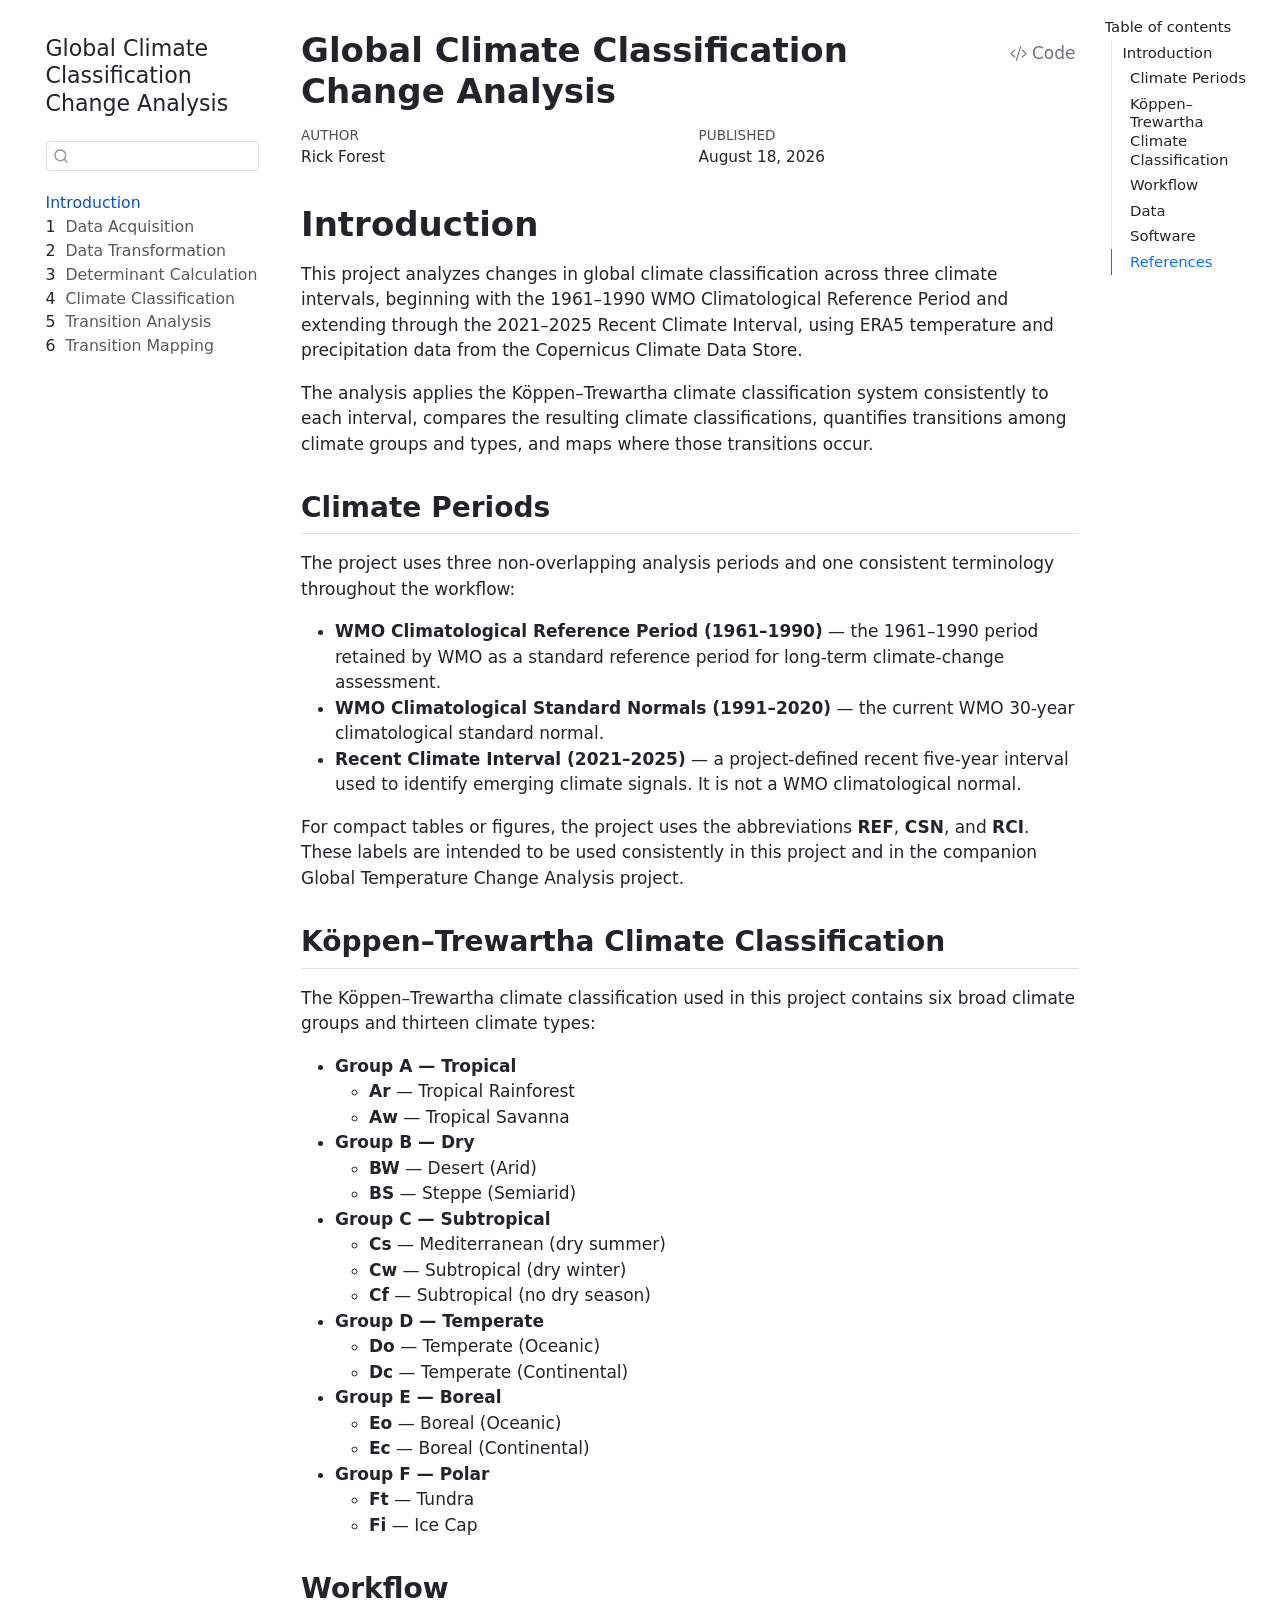
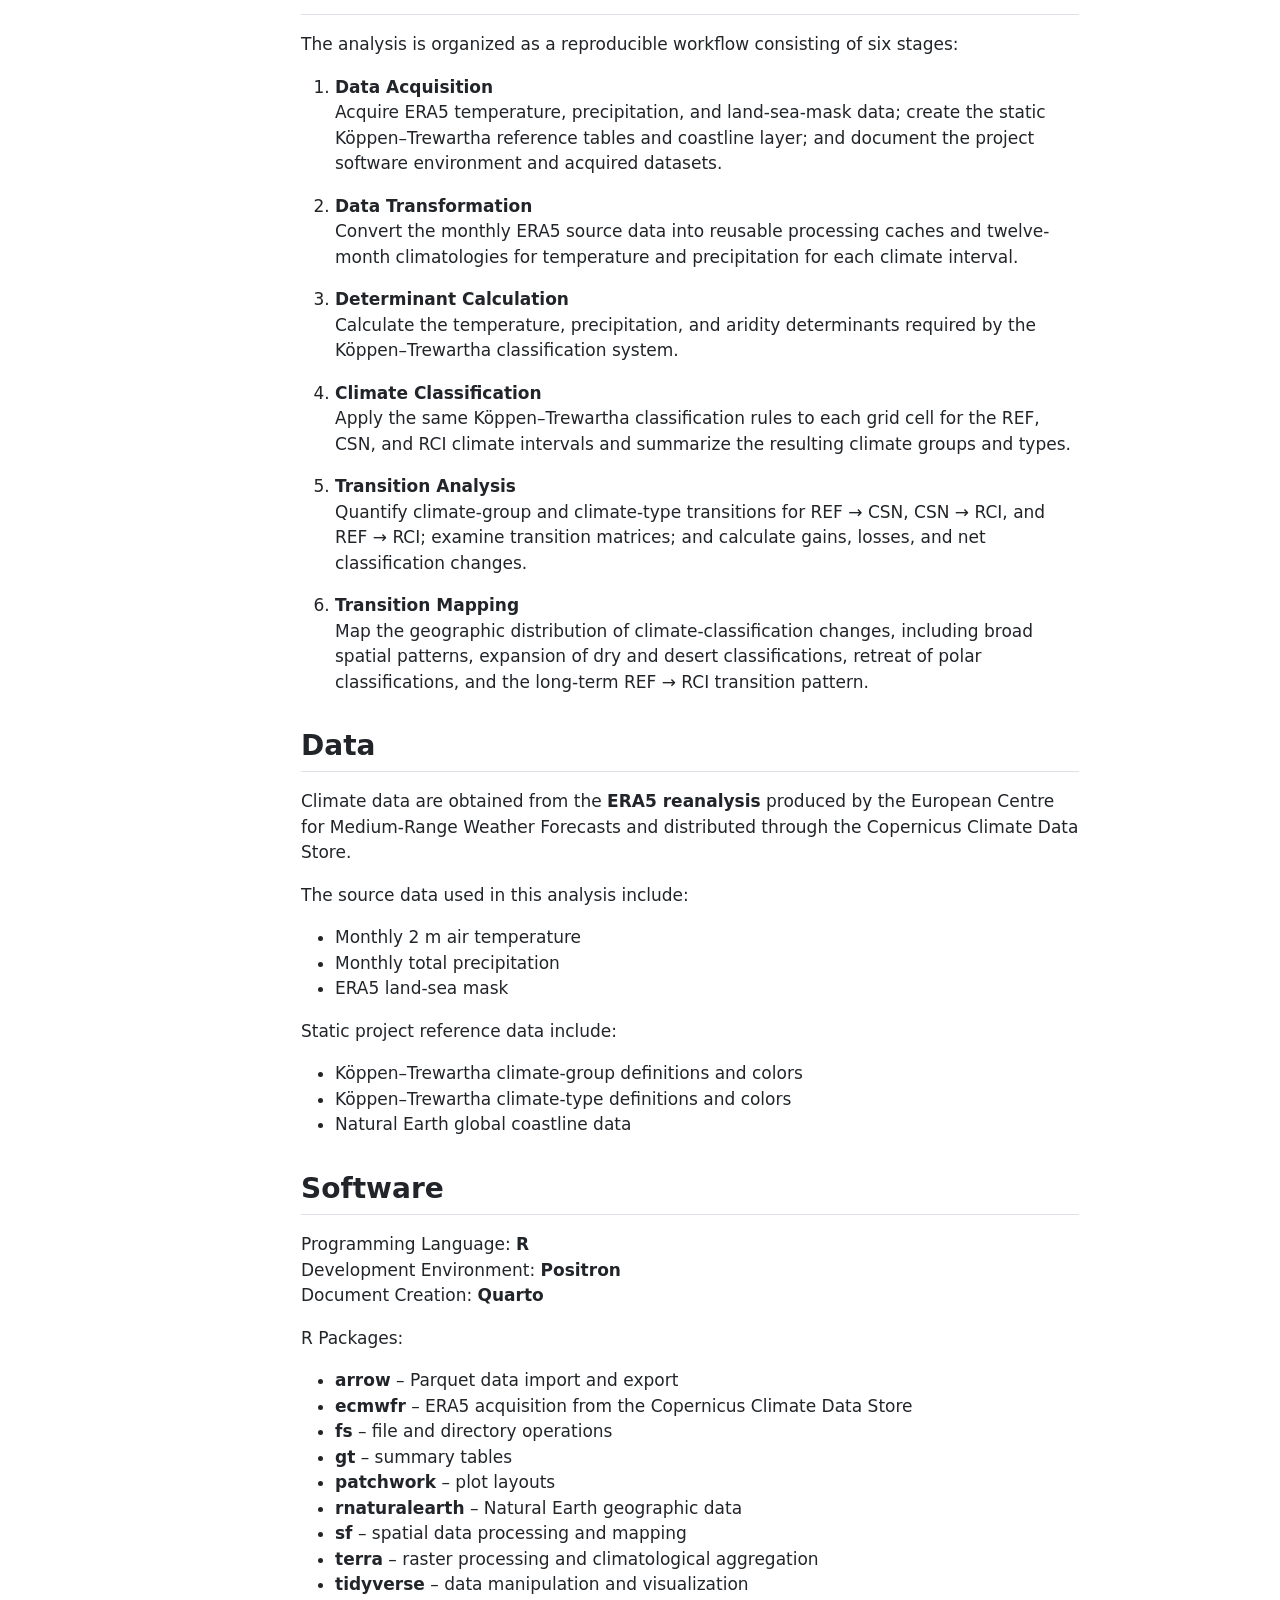
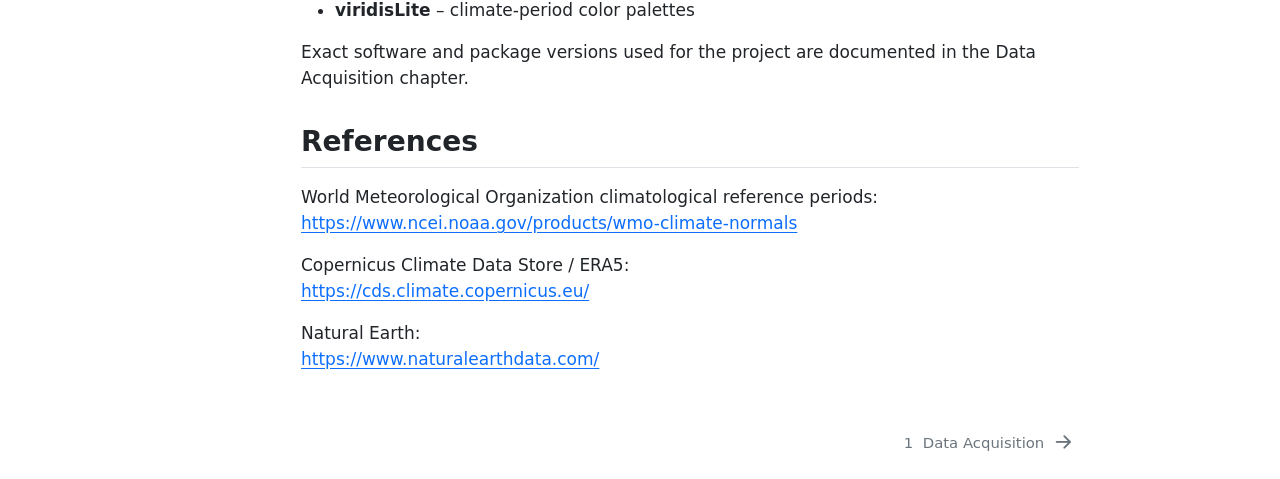
<file: index.html>
<!DOCTYPE html>
<html xmlns="http://www.w3.org/1999/xhtml" lang="en" xml:lang="en"><head>

<meta charset="utf-8">
<meta name="generator" content="quarto-1.7.31">

<meta name="viewport" content="width=device-width, initial-scale=1.0, user-scalable=yes">

<meta name="author" content="Rick Forest">
<meta name="dcterms.date" content="2026-08-18">

<title>Global Climate Classification Change Analysis</title>
<style>
code{white-space: pre-wrap;}
span.smallcaps{font-variant: small-caps;}
div.columns{display: flex; gap: min(4vw, 1.5em);}
div.column{flex: auto; overflow-x: auto;}
div.hanging-indent{margin-left: 1.5em; text-indent: -1.5em;}
ul.task-list{list-style: none;}
ul.task-list li input[type="checkbox"] {
  width: 0.8em;
  margin: 0 0.8em 0.2em -1em; /* quarto-specific, see https://github.com/quarto-dev/quarto-cli/issues/4556 */ 
  vertical-align: middle;
}
/* CSS for syntax highlighting */
html { -webkit-text-size-adjust: 100%; }
pre > code.sourceCode { white-space: pre; position: relative; }
pre > code.sourceCode > span { display: inline-block; line-height: 1.25; }
pre > code.sourceCode > span:empty { height: 1.2em; }
.sourceCode { overflow: visible; }
code.sourceCode > span { color: inherit; text-decoration: inherit; }
div.sourceCode { margin: 1em 0; }
pre.sourceCode { margin: 0; }
@media screen {
div.sourceCode { overflow: auto; }
}
@media print {
pre > code.sourceCode { white-space: pre-wrap; }
pre > code.sourceCode > span { text-indent: -5em; padding-left: 5em; }
}
pre.numberSource code
  { counter-reset: source-line 0; }
pre.numberSource code > span
  { position: relative; left: -4em; counter-increment: source-line; }
pre.numberSource code > span > a:first-child::before
  { content: counter(source-line);
    position: relative; left: -1em; text-align: right; vertical-align: baseline;
    border: none; display: inline-block;
    -webkit-touch-callout: none; -webkit-user-select: none;
    -khtml-user-select: none; -moz-user-select: none;
    -ms-user-select: none; user-select: none;
    padding: 0 4px; width: 4em;
  }
pre.numberSource { margin-left: 3em;  padding-left: 4px; }
div.sourceCode
  {   }
@media screen {
pre > code.sourceCode > span > a:first-child::before { text-decoration: underline; }
}
</style>


<script src="site_libs/quarto-nav/quarto-nav.js"></script>
<script src="site_libs/quarto-nav/headroom.min.js"></script>
<script src="site_libs/clipboard/clipboard.min.js"></script>
<script src="site_libs/quarto-search/autocomplete.umd.js"></script>
<script src="site_libs/quarto-search/fuse.min.js"></script>
<script src="site_libs/quarto-search/quarto-search.js"></script>
<meta name="quarto:offset" content="./">
<link href="./01-data-acquisition.html" rel="next">
<script src="site_libs/quarto-html/quarto.js" type="module"></script>
<script src="site_libs/quarto-html/tabsets/tabsets.js" type="module"></script>
<script src="site_libs/quarto-html/popper.min.js"></script>
<script src="site_libs/quarto-html/tippy.umd.min.js"></script>
<script src="site_libs/quarto-html/anchor.min.js"></script>
<link href="site_libs/quarto-html/tippy.css" rel="stylesheet">
<link href="site_libs/quarto-html/quarto-syntax-highlighting-e1a5c8363afafaef2c763b6775fbf3ca.css" rel="stylesheet" id="quarto-text-highlighting-styles">
<script src="site_libs/bootstrap/bootstrap.min.js"></script>
<link href="site_libs/bootstrap/bootstrap-icons.css" rel="stylesheet">
<link href="site_libs/bootstrap/bootstrap-707766490a2d6a7e331f17c5d3230b06.min.css" rel="stylesheet" append-hash="true" id="quarto-bootstrap" data-mode="light">
<script id="quarto-search-options" type="application/json">{
  "location": "sidebar",
  "copy-button": false,
  "collapse-after": 3,
  "panel-placement": "start",
  "type": "textbox",
  "limit": 50,
  "keyboard-shortcut": [
    "f",
    "/",
    "s"
  ],
  "show-item-context": false,
  "language": {
    "search-no-results-text": "No results",
    "search-matching-documents-text": "matching documents",
    "search-copy-link-title": "Copy link to search",
    "search-hide-matches-text": "Hide additional matches",
    "search-more-match-text": "more match in this document",
    "search-more-matches-text": "more matches in this document",
    "search-clear-button-title": "Clear",
    "search-text-placeholder": "",
    "search-detached-cancel-button-title": "Cancel",
    "search-submit-button-title": "Submit",
    "search-label": "Search"
  }
}</script>


</head>

<body class="nav-sidebar floating quarto-light">

<div id="quarto-search-results"></div>
  <header id="quarto-header" class="headroom fixed-top">
  <nav class="quarto-secondary-nav">
    <div class="container-fluid d-flex">
      <button type="button" class="quarto-btn-toggle btn" data-bs-toggle="collapse" role="button" data-bs-target=".quarto-sidebar-collapse-item" aria-controls="quarto-sidebar" aria-expanded="false" aria-label="Toggle sidebar navigation" onclick="if (window.quartoToggleHeadroom) { window.quartoToggleHeadroom(); }">
        <i class="bi bi-layout-text-sidebar-reverse"></i>
      </button>
        <nav class="quarto-page-breadcrumbs" aria-label="breadcrumb"><ol class="breadcrumb"><li class="breadcrumb-item"><a href="./index.html">Introduction</a></li></ol></nav>
        <a class="flex-grow-1" role="navigation" data-bs-toggle="collapse" data-bs-target=".quarto-sidebar-collapse-item" aria-controls="quarto-sidebar" aria-expanded="false" aria-label="Toggle sidebar navigation" onclick="if (window.quartoToggleHeadroom) { window.quartoToggleHeadroom(); }">      
        </a>
      <button type="button" class="btn quarto-search-button" aria-label="Search" onclick="window.quartoOpenSearch();">
        <i class="bi bi-search"></i>
      </button>
    </div>
  </nav>
</header>
<!-- content -->
<div id="quarto-content" class="quarto-container page-columns page-rows-contents page-layout-full">
<!-- sidebar -->
  <nav id="quarto-sidebar" class="sidebar collapse collapse-horizontal quarto-sidebar-collapse-item sidebar-navigation floating overflow-auto">
    <div class="pt-lg-2 mt-2 text-left sidebar-header">
    <div class="sidebar-title mb-0 py-0">
      <a href="./">Global Climate Classification Change Analysis</a> 
    </div>
      </div>
        <div class="mt-2 flex-shrink-0 align-items-center">
        <div class="sidebar-search">
        <div id="quarto-search" class="" title="Search"></div>
        </div>
        </div>
    <div class="sidebar-menu-container"> 
    <ul class="list-unstyled mt-1">
        <li class="sidebar-item">
  <div class="sidebar-item-container"> 
  <a href="./index.html" class="sidebar-item-text sidebar-link active">
 <span class="menu-text">Introduction</span></a>
  </div>
</li>
        <li class="sidebar-item">
  <div class="sidebar-item-container"> 
  <a href="./01-data-acquisition.html" class="sidebar-item-text sidebar-link">
 <span class="menu-text"><span class="chapter-number">1</span>&nbsp; <span class="chapter-title">Data Acquisition</span></span></a>
  </div>
</li>
        <li class="sidebar-item">
  <div class="sidebar-item-container"> 
  <a href="./02-data-transformation.html" class="sidebar-item-text sidebar-link">
 <span class="menu-text"><span class="chapter-number">2</span>&nbsp; <span class="chapter-title">Data Transformation</span></span></a>
  </div>
</li>
        <li class="sidebar-item">
  <div class="sidebar-item-container"> 
  <a href="./03-determinant-calculation.html" class="sidebar-item-text sidebar-link">
 <span class="menu-text"><span class="chapter-number">3</span>&nbsp; <span class="chapter-title">Determinant Calculation</span></span></a>
  </div>
</li>
        <li class="sidebar-item">
  <div class="sidebar-item-container"> 
  <a href="./04-climate-classification.html" class="sidebar-item-text sidebar-link">
 <span class="menu-text"><span class="chapter-number">4</span>&nbsp; <span class="chapter-title">Climate Classification</span></span></a>
  </div>
</li>
        <li class="sidebar-item">
  <div class="sidebar-item-container"> 
  <a href="./05-transition-analysis.html" class="sidebar-item-text sidebar-link">
 <span class="menu-text"><span class="chapter-number">5</span>&nbsp; <span class="chapter-title">Transition Analysis</span></span></a>
  </div>
</li>
        <li class="sidebar-item">
  <div class="sidebar-item-container"> 
  <a href="./06-transition-mapping.html" class="sidebar-item-text sidebar-link">
 <span class="menu-text"><span class="chapter-number">6</span>&nbsp; <span class="chapter-title">Transition Mapping</span></span></a>
  </div>
</li>
    </ul>
    </div>
</nav>
<div id="quarto-sidebar-glass" class="quarto-sidebar-collapse-item" data-bs-toggle="collapse" data-bs-target=".quarto-sidebar-collapse-item"></div>
<!-- margin-sidebar -->
    <div id="quarto-margin-sidebar" class="sidebar margin-sidebar">
        <nav id="TOC" role="doc-toc" class="toc-active">
    <h2 id="toc-title">Table of contents</h2>
   
  <ul>
  <li><a href="#introduction" id="toc-introduction" class="nav-link active" data-scroll-target="#introduction">Introduction</a>
  <ul class="collapse">
  <li><a href="#climate-periods" id="toc-climate-periods" class="nav-link" data-scroll-target="#climate-periods">Climate Periods</a></li>
  <li><a href="#köppentrewartha-climate-classification" id="toc-köppentrewartha-climate-classification" class="nav-link" data-scroll-target="#köppentrewartha-climate-classification">Köppen–Trewartha Climate Classification</a></li>
  <li><a href="#workflow" id="toc-workflow" class="nav-link" data-scroll-target="#workflow">Workflow</a></li>
  <li><a href="#data" id="toc-data" class="nav-link" data-scroll-target="#data">Data</a></li>
  <li><a href="#software" id="toc-software" class="nav-link" data-scroll-target="#software">Software</a></li>
  <li><a href="#references" id="toc-references" class="nav-link" data-scroll-target="#references">References</a></li>
  </ul></li>
  </ul>
</nav>
    </div>
<!-- main -->
<main class="content column-body" id="quarto-document-content">

<header id="title-block-header" class="quarto-title-block default">
<div class="quarto-title">
<div class="quarto-title-block"><div><h1 class="title">Global Climate Classification Change Analysis</h1><button type="button" class="btn code-tools-button" id="quarto-code-tools-source"><i class="bi"></i> Code</button></div></div>
</div>



<div class="quarto-title-meta column-body">

    <div>
    <div class="quarto-title-meta-heading">Author</div>
    <div class="quarto-title-meta-contents">
             <p>Rick Forest </p>
          </div>
  </div>
    
    <div>
    <div class="quarto-title-meta-heading">Published</div>
    <div class="quarto-title-meta-contents">
      <p class="date">August 18, 2026</p>
    </div>
  </div>
  
    
  </div>
  


</header>


<section id="introduction" class="level1 unnumbered">
<h1 class="unnumbered">Introduction</h1>
<p>This project analyzes changes in global climate classification across three climate intervals, beginning with the 1961–1990 WMO Climatological Reference Period and extending through the 2021–2025 Recent Climate Interval, using ERA5 temperature and precipitation data from the Copernicus Climate Data Store.</p>
<p>The analysis applies the Köppen–Trewartha climate classification system consistently to each interval, compares the resulting climate classifications, quantifies transitions among climate groups and types, and maps where those transitions occur.</p>
<section id="climate-periods" class="level2">
<h2 class="anchored" data-anchor-id="climate-periods">Climate Periods</h2>
<p>The project uses three non-overlapping analysis periods and one consistent terminology throughout the workflow:</p>
<ul>
<li><strong>WMO Climatological Reference Period (1961–1990)</strong> — the 1961–1990 period retained by WMO as a standard reference period for long-term climate-change assessment.</li>
<li><strong>WMO Climatological Standard Normals (1991–2020)</strong> — the current WMO 30-year climatological standard normal.</li>
<li><strong>Recent Climate Interval (2021–2025)</strong> — a project-defined recent five-year interval used to identify emerging climate signals. It is not a WMO climatological normal.</li>
</ul>
<p>For compact tables or figures, the project uses the abbreviations <strong>REF</strong>, <strong>CSN</strong>, and <strong>RCI</strong>. These labels are intended to be used consistently in this project and in the companion Global Temperature Change Analysis project.</p>
</section>
<section id="köppentrewartha-climate-classification" class="level2">
<h2 class="anchored" data-anchor-id="köppentrewartha-climate-classification">Köppen–Trewartha Climate Classification</h2>
<p>The Köppen–Trewartha climate classification used in this project contains six broad climate groups and thirteen climate types:</p>
<ul>
<li><strong>Group A — Tropical</strong>
<ul>
<li><strong>Ar</strong> — Tropical Rainforest</li>
<li><strong>Aw</strong> — Tropical Savanna</li>
</ul></li>
<li><strong>Group B — Dry</strong>
<ul>
<li><strong>BW</strong> — Desert (Arid)</li>
<li><strong>BS</strong> — Steppe (Semiarid)</li>
</ul></li>
<li><strong>Group C — Subtropical</strong>
<ul>
<li><strong>Cs</strong> — Mediterranean (dry summer)</li>
<li><strong>Cw</strong> — Subtropical (dry winter)</li>
<li><strong>Cf</strong> — Subtropical (no dry season)</li>
</ul></li>
<li><strong>Group D — Temperate</strong>
<ul>
<li><strong>Do</strong> — Temperate (Oceanic)</li>
<li><strong>Dc</strong> — Temperate (Continental)</li>
</ul></li>
<li><strong>Group E — Boreal</strong>
<ul>
<li><strong>Eo</strong> — Boreal (Oceanic)</li>
<li><strong>Ec</strong> — Boreal (Continental)</li>
</ul></li>
<li><strong>Group F — Polar</strong>
<ul>
<li><strong>Ft</strong> — Tundra</li>
<li><strong>Fi</strong> — Ice Cap</li>
</ul></li>
</ul>
</section>
<section id="workflow" class="level2">
<h2 class="anchored" data-anchor-id="workflow">Workflow</h2>
<p>The analysis is organized as a reproducible workflow consisting of six stages:</p>
<ol type="1">
<li><p><strong>Data Acquisition</strong><br>
Acquire ERA5 temperature, precipitation, and land-sea-mask data; create the static Köppen–Trewartha reference tables and coastline layer; and document the project software environment and acquired datasets.</p></li>
<li><p><strong>Data Transformation</strong><br>
Convert the monthly ERA5 source data into reusable processing caches and twelve-month climatologies for temperature and precipitation for each climate interval.</p></li>
<li><p><strong>Determinant Calculation</strong><br>
Calculate the temperature, precipitation, and aridity determinants required by the Köppen–Trewartha classification system.</p></li>
<li><p><strong>Climate Classification</strong><br>
Apply the same Köppen–Trewartha classification rules to each grid cell for the REF, CSN, and RCI climate intervals and summarize the resulting climate groups and types.</p></li>
<li><p><strong>Transition Analysis</strong><br>
Quantify climate-group and climate-type transitions for REF → CSN, CSN → RCI, and REF → RCI; examine transition matrices; and calculate gains, losses, and net classification changes.</p></li>
<li><p><strong>Transition Mapping</strong><br>
Map the geographic distribution of climate-classification changes, including broad spatial patterns, expansion of dry and desert classifications, retreat of polar classifications, and the long-term REF → RCI transition pattern.</p></li>
</ol>
</section>
<section id="data" class="level2">
<h2 class="anchored" data-anchor-id="data">Data</h2>
<p>Climate data are obtained from the <strong>ERA5 reanalysis</strong> produced by the European Centre for Medium-Range Weather Forecasts and distributed through the Copernicus Climate Data Store.</p>
<p>The source data used in this analysis include:</p>
<ul>
<li>Monthly 2 m air temperature</li>
<li>Monthly total precipitation</li>
<li>ERA5 land-sea mask</li>
</ul>
<p>Static project reference data include:</p>
<ul>
<li>Köppen–Trewartha climate-group definitions and colors</li>
<li>Köppen–Trewartha climate-type definitions and colors</li>
<li>Natural Earth global coastline data</li>
</ul>
</section>
<section id="software" class="level2">
<h2 class="anchored" data-anchor-id="software">Software</h2>
<p>Programming Language: <strong>R</strong><br>
Development Environment: <strong>Positron</strong><br>
Document Creation: <strong>Quarto</strong></p>
<p>R Packages:</p>
<ul>
<li><strong>arrow</strong> – Parquet data import and export</li>
<li><strong>ecmwfr</strong> – ERA5 acquisition from the Copernicus Climate Data Store</li>
<li><strong>fs</strong> – file and directory operations</li>
<li><strong>gt</strong> – summary tables</li>
<li><strong>patchwork</strong> – plot layouts</li>
<li><strong>rnaturalearth</strong> – Natural Earth geographic data</li>
<li><strong>sf</strong> – spatial data processing and mapping</li>
<li><strong>terra</strong> – raster processing and climatological aggregation</li>
<li><strong>tidyverse</strong> – data manipulation and visualization</li>
<li><strong>viridisLite</strong> – climate-period color palettes</li>
</ul>
<p>Exact software and package versions used for the project are documented in the Data Acquisition chapter.</p>
</section>
<section id="references" class="level2">
<h2 class="anchored" data-anchor-id="references">References</h2>
<p>World Meteorological Organization climatological reference periods:<br>
<a href="https://www.ncei.noaa.gov/products/wmo-climate-normals" class="uri">https://www.ncei.noaa.gov/products/wmo-climate-normals</a></p>
<p>Copernicus Climate Data Store / ERA5:<br>
<a href="https://cds.climate.copernicus.eu/" class="uri">https://cds.climate.copernicus.eu/</a></p>
<p>Natural Earth:<br>
<a href="https://www.naturalearthdata.com/" class="uri">https://www.naturalearthdata.com/</a></p>


<!-- -->

</section>
</section>

</main> <!-- /main -->
<script id="quarto-html-after-body" type="application/javascript">
  window.document.addEventListener("DOMContentLoaded", function (event) {
    const icon = "";
    const anchorJS = new window.AnchorJS();
    anchorJS.options = {
      placement: 'right',
      icon: icon
    };
    anchorJS.add('.anchored');
    const isCodeAnnotation = (el) => {
      for (const clz of el.classList) {
        if (clz.startsWith('code-annotation-')) {                     
          return true;
        }
      }
      return false;
    }
    const onCopySuccess = function(e) {
      // button target
      const button = e.trigger;
      // don't keep focus
      button.blur();
      // flash "checked"
      button.classList.add('code-copy-button-checked');
      var currentTitle = button.getAttribute("title");
      button.setAttribute("title", "Copied!");
      let tooltip;
      if (window.bootstrap) {
        button.setAttribute("data-bs-toggle", "tooltip");
        button.setAttribute("data-bs-placement", "left");
        button.setAttribute("data-bs-title", "Copied!");
        tooltip = new bootstrap.Tooltip(button, 
          { trigger: "manual", 
            customClass: "code-copy-button-tooltip",
            offset: [0, -8]});
        tooltip.show();    
      }
      setTimeout(function() {
        if (tooltip) {
          tooltip.hide();
          button.removeAttribute("data-bs-title");
          button.removeAttribute("data-bs-toggle");
          button.removeAttribute("data-bs-placement");
        }
        button.setAttribute("title", currentTitle);
        button.classList.remove('code-copy-button-checked');
      }, 1000);
      // clear code selection
      e.clearSelection();
    }
    const getTextToCopy = function(trigger) {
        const codeEl = trigger.previousElementSibling.cloneNode(true);
        for (const childEl of codeEl.children) {
          if (isCodeAnnotation(childEl)) {
            childEl.remove();
          }
        }
        return codeEl.innerText;
    }
    const clipboard = new window.ClipboardJS('.code-copy-button:not([data-in-quarto-modal])', {
      text: getTextToCopy
    });
    clipboard.on('success', onCopySuccess);
    if (window.document.getElementById('quarto-embedded-source-code-modal')) {
      const clipboardModal = new window.ClipboardJS('.code-copy-button[data-in-quarto-modal]', {
        text: getTextToCopy,
        container: window.document.getElementById('quarto-embedded-source-code-modal')
      });
      clipboardModal.on('success', onCopySuccess);
    }
    const viewSource = window.document.getElementById('quarto-view-source') ||
                       window.document.getElementById('quarto-code-tools-source');
    if (viewSource) {
      const sourceUrl = viewSource.getAttribute("data-quarto-source-url");
      viewSource.addEventListener("click", function(e) {
        if (sourceUrl) {
          // rstudio viewer pane
          if (/\bcapabilities=\b/.test(window.location)) {
            window.open(sourceUrl);
          } else {
            window.location.href = sourceUrl;
          }
        } else {
          const modal = new bootstrap.Modal(document.getElementById('quarto-embedded-source-code-modal'));
          modal.show();
        }
        return false;
      });
    }
    function toggleCodeHandler(show) {
      return function(e) {
        const detailsSrc = window.document.querySelectorAll(".cell > details > .sourceCode");
        for (let i=0; i<detailsSrc.length; i++) {
          const details = detailsSrc[i].parentElement;
          if (show) {
            details.open = true;
          } else {
            details.removeAttribute("open");
          }
        }
        const cellCodeDivs = window.document.querySelectorAll(".cell > .sourceCode");
        const fromCls = show ? "hidden" : "unhidden";
        const toCls = show ? "unhidden" : "hidden";
        for (let i=0; i<cellCodeDivs.length; i++) {
          const codeDiv = cellCodeDivs[i];
          if (codeDiv.classList.contains(fromCls)) {
            codeDiv.classList.remove(fromCls);
            codeDiv.classList.add(toCls);
          } 
        }
        return false;
      }
    }
    const hideAllCode = window.document.getElementById("quarto-hide-all-code");
    if (hideAllCode) {
      hideAllCode.addEventListener("click", toggleCodeHandler(false));
    }
    const showAllCode = window.document.getElementById("quarto-show-all-code");
    if (showAllCode) {
      showAllCode.addEventListener("click", toggleCodeHandler(true));
    }
      var localhostRegex = new RegExp(/^(?:http|https):\/\/localhost\:?[0-9]*\//);
      var mailtoRegex = new RegExp(/^mailto:/);
        var filterRegex = new RegExp('/' + window.location.host + '/');
      var isInternal = (href) => {
          return filterRegex.test(href) || localhostRegex.test(href) || mailtoRegex.test(href);
      }
      // Inspect non-navigation links and adorn them if external
     var links = window.document.querySelectorAll('a[href]:not(.nav-link):not(.navbar-brand):not(.toc-action):not(.sidebar-link):not(.sidebar-item-toggle):not(.pagination-link):not(.no-external):not([aria-hidden]):not(.dropdown-item):not(.quarto-navigation-tool):not(.about-link)');
      for (var i=0; i<links.length; i++) {
        const link = links[i];
        if (!isInternal(link.href)) {
          // undo the damage that might have been done by quarto-nav.js in the case of
          // links that we want to consider external
          if (link.dataset.originalHref !== undefined) {
            link.href = link.dataset.originalHref;
          }
        }
      }
    function tippyHover(el, contentFn, onTriggerFn, onUntriggerFn) {
      const config = {
        allowHTML: true,
        maxWidth: 500,
        delay: 100,
        arrow: false,
        appendTo: function(el) {
            return el.parentElement;
        },
        interactive: true,
        interactiveBorder: 10,
        theme: 'quarto',
        placement: 'bottom-start',
      };
      if (contentFn) {
        config.content = contentFn;
      }
      if (onTriggerFn) {
        config.onTrigger = onTriggerFn;
      }
      if (onUntriggerFn) {
        config.onUntrigger = onUntriggerFn;
      }
      window.tippy(el, config); 
    }
    const noterefs = window.document.querySelectorAll('a[role="doc-noteref"]');
    for (var i=0; i<noterefs.length; i++) {
      const ref = noterefs[i];
      tippyHover(ref, function() {
        // use id or data attribute instead here
        let href = ref.getAttribute('data-footnote-href') || ref.getAttribute('href');
        try { href = new URL(href).hash; } catch {}
        const id = href.replace(/^#\/?/, "");
        const note = window.document.getElementById(id);
        if (note) {
          return note.innerHTML;
        } else {
          return "";
        }
      });
    }
    const xrefs = window.document.querySelectorAll('a.quarto-xref');
    const processXRef = (id, note) => {
      // Strip column container classes
      const stripColumnClz = (el) => {
        el.classList.remove("page-full", "page-columns");
        if (el.children) {
          for (const child of el.children) {
            stripColumnClz(child);
          }
        }
      }
      stripColumnClz(note)
      if (id === null || id.startsWith('sec-')) {
        // Special case sections, only their first couple elements
        const container = document.createElement("div");
        if (note.children && note.children.length > 2) {
          container.appendChild(note.children[0].cloneNode(true));
          for (let i = 1; i < note.children.length; i++) {
            const child = note.children[i];
            if (child.tagName === "P" && child.innerText === "") {
              continue;
            } else {
              container.appendChild(child.cloneNode(true));
              break;
            }
          }
          if (window.Quarto?.typesetMath) {
            window.Quarto.typesetMath(container);
          }
          return container.innerHTML
        } else {
          if (window.Quarto?.typesetMath) {
            window.Quarto.typesetMath(note);
          }
          return note.innerHTML;
        }
      } else {
        // Remove any anchor links if they are present
        const anchorLink = note.querySelector('a.anchorjs-link');
        if (anchorLink) {
          anchorLink.remove();
        }
        if (window.Quarto?.typesetMath) {
          window.Quarto.typesetMath(note);
        }
        if (note.classList.contains("callout")) {
          return note.outerHTML;
        } else {
          return note.innerHTML;
        }
      }
    }
    for (var i=0; i<xrefs.length; i++) {
      const xref = xrefs[i];
      tippyHover(xref, undefined, function(instance) {
        instance.disable();
        let url = xref.getAttribute('href');
        let hash = undefined; 
        if (url.startsWith('#')) {
          hash = url;
        } else {
          try { hash = new URL(url).hash; } catch {}
        }
        if (hash) {
          const id = hash.replace(/^#\/?/, "");
          const note = window.document.getElementById(id);
          if (note !== null) {
            try {
              const html = processXRef(id, note.cloneNode(true));
              instance.setContent(html);
            } finally {
              instance.enable();
              instance.show();
            }
          } else {
            // See if we can fetch this
            fetch(url.split('#')[0])
            .then(res => res.text())
            .then(html => {
              const parser = new DOMParser();
              const htmlDoc = parser.parseFromString(html, "text/html");
              const note = htmlDoc.getElementById(id);
              if (note !== null) {
                const html = processXRef(id, note);
                instance.setContent(html);
              } 
            }).finally(() => {
              instance.enable();
              instance.show();
            });
          }
        } else {
          // See if we can fetch a full url (with no hash to target)
          // This is a special case and we should probably do some content thinning / targeting
          fetch(url)
          .then(res => res.text())
          .then(html => {
            const parser = new DOMParser();
            const htmlDoc = parser.parseFromString(html, "text/html");
            const note = htmlDoc.querySelector('main.content');
            if (note !== null) {
              // This should only happen for chapter cross references
              // (since there is no id in the URL)
              // remove the first header
              if (note.children.length > 0 && note.children[0].tagName === "HEADER") {
                note.children[0].remove();
              }
              const html = processXRef(null, note);
              instance.setContent(html);
            } 
          }).finally(() => {
            instance.enable();
            instance.show();
          });
        }
      }, function(instance) {
      });
    }
        let selectedAnnoteEl;
        const selectorForAnnotation = ( cell, annotation) => {
          let cellAttr = 'data-code-cell="' + cell + '"';
          let lineAttr = 'data-code-annotation="' +  annotation + '"';
          const selector = 'span[' + cellAttr + '][' + lineAttr + ']';
          return selector;
        }
        const selectCodeLines = (annoteEl) => {
          const doc = window.document;
          const targetCell = annoteEl.getAttribute("data-target-cell");
          const targetAnnotation = annoteEl.getAttribute("data-target-annotation");
          const annoteSpan = window.document.querySelector(selectorForAnnotation(targetCell, targetAnnotation));
          const lines = annoteSpan.getAttribute("data-code-lines").split(",");
          const lineIds = lines.map((line) => {
            return targetCell + "-" + line;
          })
          let top = null;
          let height = null;
          let parent = null;
          if (lineIds.length > 0) {
              //compute the position of the single el (top and bottom and make a div)
              const el = window.document.getElementById(lineIds[0]);
              top = el.offsetTop;
              height = el.offsetHeight;
              parent = el.parentElement.parentElement;
            if (lineIds.length > 1) {
              const lastEl = window.document.getElementById(lineIds[lineIds.length - 1]);
              const bottom = lastEl.offsetTop + lastEl.offsetHeight;
              height = bottom - top;
            }
            if (top !== null && height !== null && parent !== null) {
              // cook up a div (if necessary) and position it 
              let div = window.document.getElementById("code-annotation-line-highlight");
              if (div === null) {
                div = window.document.createElement("div");
                div.setAttribute("id", "code-annotation-line-highlight");
                div.style.position = 'absolute';
                parent.appendChild(div);
              }
              div.style.top = top - 2 + "px";
              div.style.height = height + 4 + "px";
              div.style.left = 0;
              let gutterDiv = window.document.getElementById("code-annotation-line-highlight-gutter");
              if (gutterDiv === null) {
                gutterDiv = window.document.createElement("div");
                gutterDiv.setAttribute("id", "code-annotation-line-highlight-gutter");
                gutterDiv.style.position = 'absolute';
                const codeCell = window.document.getElementById(targetCell);
                const gutter = codeCell.querySelector('.code-annotation-gutter');
                gutter.appendChild(gutterDiv);
              }
              gutterDiv.style.top = top - 2 + "px";
              gutterDiv.style.height = height + 4 + "px";
            }
            selectedAnnoteEl = annoteEl;
          }
        };
        const unselectCodeLines = () => {
          const elementsIds = ["code-annotation-line-highlight", "code-annotation-line-highlight-gutter"];
          elementsIds.forEach((elId) => {
            const div = window.document.getElementById(elId);
            if (div) {
              div.remove();
            }
          });
          selectedAnnoteEl = undefined;
        };
          // Handle positioning of the toggle
      window.addEventListener(
        "resize",
        throttle(() => {
          elRect = undefined;
          if (selectedAnnoteEl) {
            selectCodeLines(selectedAnnoteEl);
          }
        }, 10)
      );
      function throttle(fn, ms) {
      let throttle = false;
      let timer;
        return (...args) => {
          if(!throttle) { // first call gets through
              fn.apply(this, args);
              throttle = true;
          } else { // all the others get throttled
              if(timer) clearTimeout(timer); // cancel #2
              timer = setTimeout(() => {
                fn.apply(this, args);
                timer = throttle = false;
              }, ms);
          }
        };
      }
        // Attach click handler to the DT
        const annoteDls = window.document.querySelectorAll('dt[data-target-cell]');
        for (const annoteDlNode of annoteDls) {
          annoteDlNode.addEventListener('click', (event) => {
            const clickedEl = event.target;
            if (clickedEl !== selectedAnnoteEl) {
              unselectCodeLines();
              const activeEl = window.document.querySelector('dt[data-target-cell].code-annotation-active');
              if (activeEl) {
                activeEl.classList.remove('code-annotation-active');
              }
              selectCodeLines(clickedEl);
              clickedEl.classList.add('code-annotation-active');
            } else {
              // Unselect the line
              unselectCodeLines();
              clickedEl.classList.remove('code-annotation-active');
            }
          });
        }
    const findCites = (el) => {
      const parentEl = el.parentElement;
      if (parentEl) {
        const cites = parentEl.dataset.cites;
        if (cites) {
          return {
            el,
            cites: cites.split(' ')
          };
        } else {
          return findCites(el.parentElement)
        }
      } else {
        return undefined;
      }
    };
    var bibliorefs = window.document.querySelectorAll('a[role="doc-biblioref"]');
    for (var i=0; i<bibliorefs.length; i++) {
      const ref = bibliorefs[i];
      const citeInfo = findCites(ref);
      if (citeInfo) {
        tippyHover(citeInfo.el, function() {
          var popup = window.document.createElement('div');
          citeInfo.cites.forEach(function(cite) {
            var citeDiv = window.document.createElement('div');
            citeDiv.classList.add('hanging-indent');
            citeDiv.classList.add('csl-entry');
            var biblioDiv = window.document.getElementById('ref-' + cite);
            if (biblioDiv) {
              citeDiv.innerHTML = biblioDiv.innerHTML;
            }
            popup.appendChild(citeDiv);
          });
          return popup.innerHTML;
        });
      }
    }
  });
  </script>
<nav class="page-navigation column-body">
  <div class="nav-page nav-page-previous">
  </div>
  <div class="nav-page nav-page-next">
      <a href="./01-data-acquisition.html" class="pagination-link" aria-label="Data Acquisition">
        <span class="nav-page-text"><span class="chapter-number">1</span>&nbsp; <span class="chapter-title">Data Acquisition</span></span> <i class="bi bi-arrow-right-short"></i>
      </a>
  </div>
</nav><div class="modal fade" id="quarto-embedded-source-code-modal" tabindex="-1" aria-labelledby="quarto-embedded-source-code-modal-label" aria-hidden="true"><div class="modal-dialog modal-dialog-scrollable"><div class="modal-content"><div class="modal-header"><h5 class="modal-title" id="quarto-embedded-source-code-modal-label">Source Code</h5><button class="btn-close" data-bs-dismiss="modal"></button></div><div class="modal-body"><div class="">
<div class="sourceCode" id="cb1" data-shortcodes="false"><pre class="sourceCode markdown code-with-copy"><code class="sourceCode markdown"><span id="cb1-1"><a href="#cb1-1" aria-hidden="true" tabindex="-1"></a><span class="fu"># Introduction {.unnumbered}</span></span>
<span id="cb1-2"><a href="#cb1-2" aria-hidden="true" tabindex="-1"></a></span>
<span id="cb1-3"><a href="#cb1-3" aria-hidden="true" tabindex="-1"></a>This project analyzes changes in global climate classification across three climate intervals, beginning with the 1961–1990 WMO Climatological Reference Period and extending through the 2021–2025 Recent Climate Interval, using ERA5 temperature and precipitation data from the Copernicus Climate Data Store.</span>
<span id="cb1-4"><a href="#cb1-4" aria-hidden="true" tabindex="-1"></a></span>
<span id="cb1-5"><a href="#cb1-5" aria-hidden="true" tabindex="-1"></a>The analysis applies the Köppen–Trewartha climate classification system consistently to each interval, compares the resulting climate classifications, quantifies transitions among climate groups and types, and maps where those transitions occur.</span>
<span id="cb1-6"><a href="#cb1-6" aria-hidden="true" tabindex="-1"></a></span>
<span id="cb1-7"><a href="#cb1-7" aria-hidden="true" tabindex="-1"></a><span class="fu">## Climate Periods</span></span>
<span id="cb1-8"><a href="#cb1-8" aria-hidden="true" tabindex="-1"></a></span>
<span id="cb1-9"><a href="#cb1-9" aria-hidden="true" tabindex="-1"></a>The project uses three non-overlapping analysis periods and one consistent terminology throughout the workflow:</span>
<span id="cb1-10"><a href="#cb1-10" aria-hidden="true" tabindex="-1"></a></span>
<span id="cb1-11"><a href="#cb1-11" aria-hidden="true" tabindex="-1"></a><span class="ss">- </span>**WMO Climatological Reference Period (1961–1990)** — the 1961–1990 period retained by WMO as a standard reference period for long-term climate-change assessment.</span>
<span id="cb1-12"><a href="#cb1-12" aria-hidden="true" tabindex="-1"></a><span class="ss">- </span>**WMO Climatological Standard Normals (1991–2020)** — the current WMO 30-year climatological standard normal.</span>
<span id="cb1-13"><a href="#cb1-13" aria-hidden="true" tabindex="-1"></a><span class="ss">- </span>**Recent Climate Interval (2021–2025)** — a project-defined recent five-year interval used to identify emerging climate signals. It is not a WMO climatological normal.</span>
<span id="cb1-14"><a href="#cb1-14" aria-hidden="true" tabindex="-1"></a></span>
<span id="cb1-15"><a href="#cb1-15" aria-hidden="true" tabindex="-1"></a>For compact tables or figures, the project uses the abbreviations **REF**, **CSN**, and **RCI**. These labels are intended to be used consistently in this project and in the companion Global Temperature Change Analysis project.</span>
<span id="cb1-16"><a href="#cb1-16" aria-hidden="true" tabindex="-1"></a></span>
<span id="cb1-17"><a href="#cb1-17" aria-hidden="true" tabindex="-1"></a><span class="fu">## Köppen–Trewartha Climate Classification</span></span>
<span id="cb1-18"><a href="#cb1-18" aria-hidden="true" tabindex="-1"></a></span>
<span id="cb1-19"><a href="#cb1-19" aria-hidden="true" tabindex="-1"></a>The Köppen–Trewartha climate classification used in this project contains six broad climate groups and thirteen climate types:</span>
<span id="cb1-20"><a href="#cb1-20" aria-hidden="true" tabindex="-1"></a></span>
<span id="cb1-21"><a href="#cb1-21" aria-hidden="true" tabindex="-1"></a><span class="ss">- </span>**Group A — Tropical**</span>
<span id="cb1-22"><a href="#cb1-22" aria-hidden="true" tabindex="-1"></a><span class="ss">  - </span>**Ar** — Tropical Rainforest</span>
<span id="cb1-23"><a href="#cb1-23" aria-hidden="true" tabindex="-1"></a><span class="ss">  - </span>**Aw** — Tropical Savanna</span>
<span id="cb1-24"><a href="#cb1-24" aria-hidden="true" tabindex="-1"></a><span class="ss">- </span>**Group B — Dry**</span>
<span id="cb1-25"><a href="#cb1-25" aria-hidden="true" tabindex="-1"></a><span class="ss">  - </span>**BW** — Desert (Arid)</span>
<span id="cb1-26"><a href="#cb1-26" aria-hidden="true" tabindex="-1"></a><span class="ss">  - </span>**BS** — Steppe (Semiarid)</span>
<span id="cb1-27"><a href="#cb1-27" aria-hidden="true" tabindex="-1"></a><span class="ss">- </span>**Group C — Subtropical**</span>
<span id="cb1-28"><a href="#cb1-28" aria-hidden="true" tabindex="-1"></a><span class="ss">  - </span>**Cs** — Mediterranean (dry summer)</span>
<span id="cb1-29"><a href="#cb1-29" aria-hidden="true" tabindex="-1"></a><span class="ss">  - </span>**Cw** — Subtropical (dry winter)</span>
<span id="cb1-30"><a href="#cb1-30" aria-hidden="true" tabindex="-1"></a><span class="ss">  - </span>**Cf** — Subtropical (no dry season)</span>
<span id="cb1-31"><a href="#cb1-31" aria-hidden="true" tabindex="-1"></a><span class="ss">- </span>**Group D — Temperate**</span>
<span id="cb1-32"><a href="#cb1-32" aria-hidden="true" tabindex="-1"></a><span class="ss">  - </span>**Do** — Temperate (Oceanic)</span>
<span id="cb1-33"><a href="#cb1-33" aria-hidden="true" tabindex="-1"></a><span class="ss">  - </span>**Dc** — Temperate (Continental)</span>
<span id="cb1-34"><a href="#cb1-34" aria-hidden="true" tabindex="-1"></a><span class="ss">- </span>**Group E — Boreal**</span>
<span id="cb1-35"><a href="#cb1-35" aria-hidden="true" tabindex="-1"></a><span class="ss">  - </span>**Eo** — Boreal (Oceanic)</span>
<span id="cb1-36"><a href="#cb1-36" aria-hidden="true" tabindex="-1"></a><span class="ss">  - </span>**Ec** — Boreal (Continental)</span>
<span id="cb1-37"><a href="#cb1-37" aria-hidden="true" tabindex="-1"></a><span class="ss">- </span>**Group F — Polar**</span>
<span id="cb1-38"><a href="#cb1-38" aria-hidden="true" tabindex="-1"></a><span class="ss">  - </span>**Ft** — Tundra</span>
<span id="cb1-39"><a href="#cb1-39" aria-hidden="true" tabindex="-1"></a><span class="ss">  - </span>**Fi** — Ice Cap</span>
<span id="cb1-40"><a href="#cb1-40" aria-hidden="true" tabindex="-1"></a></span>
<span id="cb1-41"><a href="#cb1-41" aria-hidden="true" tabindex="-1"></a><span class="fu">## Workflow</span></span>
<span id="cb1-42"><a href="#cb1-42" aria-hidden="true" tabindex="-1"></a></span>
<span id="cb1-43"><a href="#cb1-43" aria-hidden="true" tabindex="-1"></a>The analysis is organized as a reproducible workflow consisting of six stages:</span>
<span id="cb1-44"><a href="#cb1-44" aria-hidden="true" tabindex="-1"></a></span>
<span id="cb1-45"><a href="#cb1-45" aria-hidden="true" tabindex="-1"></a><span class="ss">1. </span>**Data Acquisition**  </span>
<span id="cb1-46"><a href="#cb1-46" aria-hidden="true" tabindex="-1"></a>   Acquire ERA5 temperature, precipitation, and land-sea-mask data; create the static Köppen–Trewartha reference tables and coastline layer; and document the project software environment and acquired datasets.</span>
<span id="cb1-47"><a href="#cb1-47" aria-hidden="true" tabindex="-1"></a></span>
<span id="cb1-48"><a href="#cb1-48" aria-hidden="true" tabindex="-1"></a><span class="ss">2. </span>**Data Transformation**  </span>
<span id="cb1-49"><a href="#cb1-49" aria-hidden="true" tabindex="-1"></a>   Convert the monthly ERA5 source data into reusable processing caches and twelve-month climatologies for temperature and precipitation for each climate interval.</span>
<span id="cb1-50"><a href="#cb1-50" aria-hidden="true" tabindex="-1"></a></span>
<span id="cb1-51"><a href="#cb1-51" aria-hidden="true" tabindex="-1"></a><span class="ss">3. </span>**Determinant Calculation**  </span>
<span id="cb1-52"><a href="#cb1-52" aria-hidden="true" tabindex="-1"></a>   Calculate the temperature, precipitation, and aridity determinants required by the Köppen–Trewartha classification system.</span>
<span id="cb1-53"><a href="#cb1-53" aria-hidden="true" tabindex="-1"></a></span>
<span id="cb1-54"><a href="#cb1-54" aria-hidden="true" tabindex="-1"></a><span class="ss">4. </span>**Climate Classification**  </span>
<span id="cb1-55"><a href="#cb1-55" aria-hidden="true" tabindex="-1"></a>   Apply the same Köppen–Trewartha classification rules to each grid cell for the REF, CSN, and RCI climate intervals and summarize the resulting climate groups and types.</span>
<span id="cb1-56"><a href="#cb1-56" aria-hidden="true" tabindex="-1"></a></span>
<span id="cb1-57"><a href="#cb1-57" aria-hidden="true" tabindex="-1"></a><span class="ss">5. </span>**Transition Analysis**  </span>
<span id="cb1-58"><a href="#cb1-58" aria-hidden="true" tabindex="-1"></a>   Quantify climate-group and climate-type transitions for REF → CSN, CSN → RCI, and REF → RCI; examine transition matrices; and calculate gains, losses, and net classification changes.</span>
<span id="cb1-59"><a href="#cb1-59" aria-hidden="true" tabindex="-1"></a></span>
<span id="cb1-60"><a href="#cb1-60" aria-hidden="true" tabindex="-1"></a><span class="ss">6. </span>**Transition Mapping**  </span>
<span id="cb1-61"><a href="#cb1-61" aria-hidden="true" tabindex="-1"></a>   Map the geographic distribution of climate-classification changes, including broad spatial patterns, expansion of dry and desert classifications, retreat of polar classifications, and the long-term REF → RCI transition pattern.</span>
<span id="cb1-62"><a href="#cb1-62" aria-hidden="true" tabindex="-1"></a></span>
<span id="cb1-63"><a href="#cb1-63" aria-hidden="true" tabindex="-1"></a><span class="fu">## Data</span></span>
<span id="cb1-64"><a href="#cb1-64" aria-hidden="true" tabindex="-1"></a></span>
<span id="cb1-65"><a href="#cb1-65" aria-hidden="true" tabindex="-1"></a>Climate data are obtained from the **ERA5 reanalysis** produced by the European Centre for Medium-Range Weather Forecasts and distributed through the Copernicus Climate Data Store.</span>
<span id="cb1-66"><a href="#cb1-66" aria-hidden="true" tabindex="-1"></a></span>
<span id="cb1-67"><a href="#cb1-67" aria-hidden="true" tabindex="-1"></a>The source data used in this analysis include:</span>
<span id="cb1-68"><a href="#cb1-68" aria-hidden="true" tabindex="-1"></a></span>
<span id="cb1-69"><a href="#cb1-69" aria-hidden="true" tabindex="-1"></a><span class="ss">- </span>Monthly 2 m air temperature</span>
<span id="cb1-70"><a href="#cb1-70" aria-hidden="true" tabindex="-1"></a><span class="ss">- </span>Monthly total precipitation</span>
<span id="cb1-71"><a href="#cb1-71" aria-hidden="true" tabindex="-1"></a><span class="ss">- </span>ERA5 land-sea mask</span>
<span id="cb1-72"><a href="#cb1-72" aria-hidden="true" tabindex="-1"></a></span>
<span id="cb1-73"><a href="#cb1-73" aria-hidden="true" tabindex="-1"></a>Static project reference data include:</span>
<span id="cb1-74"><a href="#cb1-74" aria-hidden="true" tabindex="-1"></a></span>
<span id="cb1-75"><a href="#cb1-75" aria-hidden="true" tabindex="-1"></a><span class="ss">- </span>Köppen–Trewartha climate-group definitions and colors</span>
<span id="cb1-76"><a href="#cb1-76" aria-hidden="true" tabindex="-1"></a><span class="ss">- </span>Köppen–Trewartha climate-type definitions and colors</span>
<span id="cb1-77"><a href="#cb1-77" aria-hidden="true" tabindex="-1"></a><span class="ss">- </span>Natural Earth global coastline data</span>
<span id="cb1-78"><a href="#cb1-78" aria-hidden="true" tabindex="-1"></a></span>
<span id="cb1-79"><a href="#cb1-79" aria-hidden="true" tabindex="-1"></a><span class="fu">## Software</span></span>
<span id="cb1-80"><a href="#cb1-80" aria-hidden="true" tabindex="-1"></a></span>
<span id="cb1-81"><a href="#cb1-81" aria-hidden="true" tabindex="-1"></a>Programming Language: **R**  </span>
<span id="cb1-82"><a href="#cb1-82" aria-hidden="true" tabindex="-1"></a>Development Environment: **Positron**  </span>
<span id="cb1-83"><a href="#cb1-83" aria-hidden="true" tabindex="-1"></a>Document Creation: **Quarto**</span>
<span id="cb1-84"><a href="#cb1-84" aria-hidden="true" tabindex="-1"></a></span>
<span id="cb1-85"><a href="#cb1-85" aria-hidden="true" tabindex="-1"></a>R Packages:</span>
<span id="cb1-86"><a href="#cb1-86" aria-hidden="true" tabindex="-1"></a></span>
<span id="cb1-87"><a href="#cb1-87" aria-hidden="true" tabindex="-1"></a><span class="ss">- </span>**arrow** – Parquet data import and export</span>
<span id="cb1-88"><a href="#cb1-88" aria-hidden="true" tabindex="-1"></a><span class="ss">- </span>**ecmwfr** – ERA5 acquisition from the Copernicus Climate Data Store</span>
<span id="cb1-89"><a href="#cb1-89" aria-hidden="true" tabindex="-1"></a><span class="ss">- </span>**fs** – file and directory operations</span>
<span id="cb1-90"><a href="#cb1-90" aria-hidden="true" tabindex="-1"></a><span class="ss">- </span>**gt** – summary tables</span>
<span id="cb1-91"><a href="#cb1-91" aria-hidden="true" tabindex="-1"></a><span class="ss">- </span>**patchwork** – plot layouts</span>
<span id="cb1-92"><a href="#cb1-92" aria-hidden="true" tabindex="-1"></a><span class="ss">- </span>**rnaturalearth** – Natural Earth geographic data</span>
<span id="cb1-93"><a href="#cb1-93" aria-hidden="true" tabindex="-1"></a><span class="ss">- </span>**sf** – spatial data processing and mapping</span>
<span id="cb1-94"><a href="#cb1-94" aria-hidden="true" tabindex="-1"></a><span class="ss">- </span>**terra** – raster processing and climatological aggregation</span>
<span id="cb1-95"><a href="#cb1-95" aria-hidden="true" tabindex="-1"></a><span class="ss">- </span>**tidyverse** – data manipulation and visualization</span>
<span id="cb1-96"><a href="#cb1-96" aria-hidden="true" tabindex="-1"></a><span class="ss">- </span>**viridisLite** – climate-period color palettes</span>
<span id="cb1-97"><a href="#cb1-97" aria-hidden="true" tabindex="-1"></a></span>
<span id="cb1-98"><a href="#cb1-98" aria-hidden="true" tabindex="-1"></a>Exact software and package versions used for the project are documented in the Data Acquisition chapter.</span>
<span id="cb1-99"><a href="#cb1-99" aria-hidden="true" tabindex="-1"></a></span>
<span id="cb1-100"><a href="#cb1-100" aria-hidden="true" tabindex="-1"></a><span class="fu">## References</span></span>
<span id="cb1-101"><a href="#cb1-101" aria-hidden="true" tabindex="-1"></a></span>
<span id="cb1-102"><a href="#cb1-102" aria-hidden="true" tabindex="-1"></a>World Meteorological Organization climatological reference periods:  </span>
<span id="cb1-103"><a href="#cb1-103" aria-hidden="true" tabindex="-1"></a><span class="ot">&lt;https://www.ncei.noaa.gov/products/wmo-climate-normals&gt;</span></span>
<span id="cb1-104"><a href="#cb1-104" aria-hidden="true" tabindex="-1"></a></span>
<span id="cb1-105"><a href="#cb1-105" aria-hidden="true" tabindex="-1"></a>Copernicus Climate Data Store / ERA5:  </span>
<span id="cb1-106"><a href="#cb1-106" aria-hidden="true" tabindex="-1"></a><span class="ot">&lt;https://cds.climate.copernicus.eu/&gt;</span></span>
<span id="cb1-107"><a href="#cb1-107" aria-hidden="true" tabindex="-1"></a></span>
<span id="cb1-108"><a href="#cb1-108" aria-hidden="true" tabindex="-1"></a>Natural Earth:  </span>
<span id="cb1-109"><a href="#cb1-109" aria-hidden="true" tabindex="-1"></a><span class="ot">&lt;https://www.naturalearthdata.com/&gt;</span></span></code><button title="Copy to Clipboard" class="code-copy-button" data-in-quarto-modal=""><i class="bi"></i></button></pre></div>
</div></div></div></div></div>
</div> <!-- /content -->




</body></html>
</file>
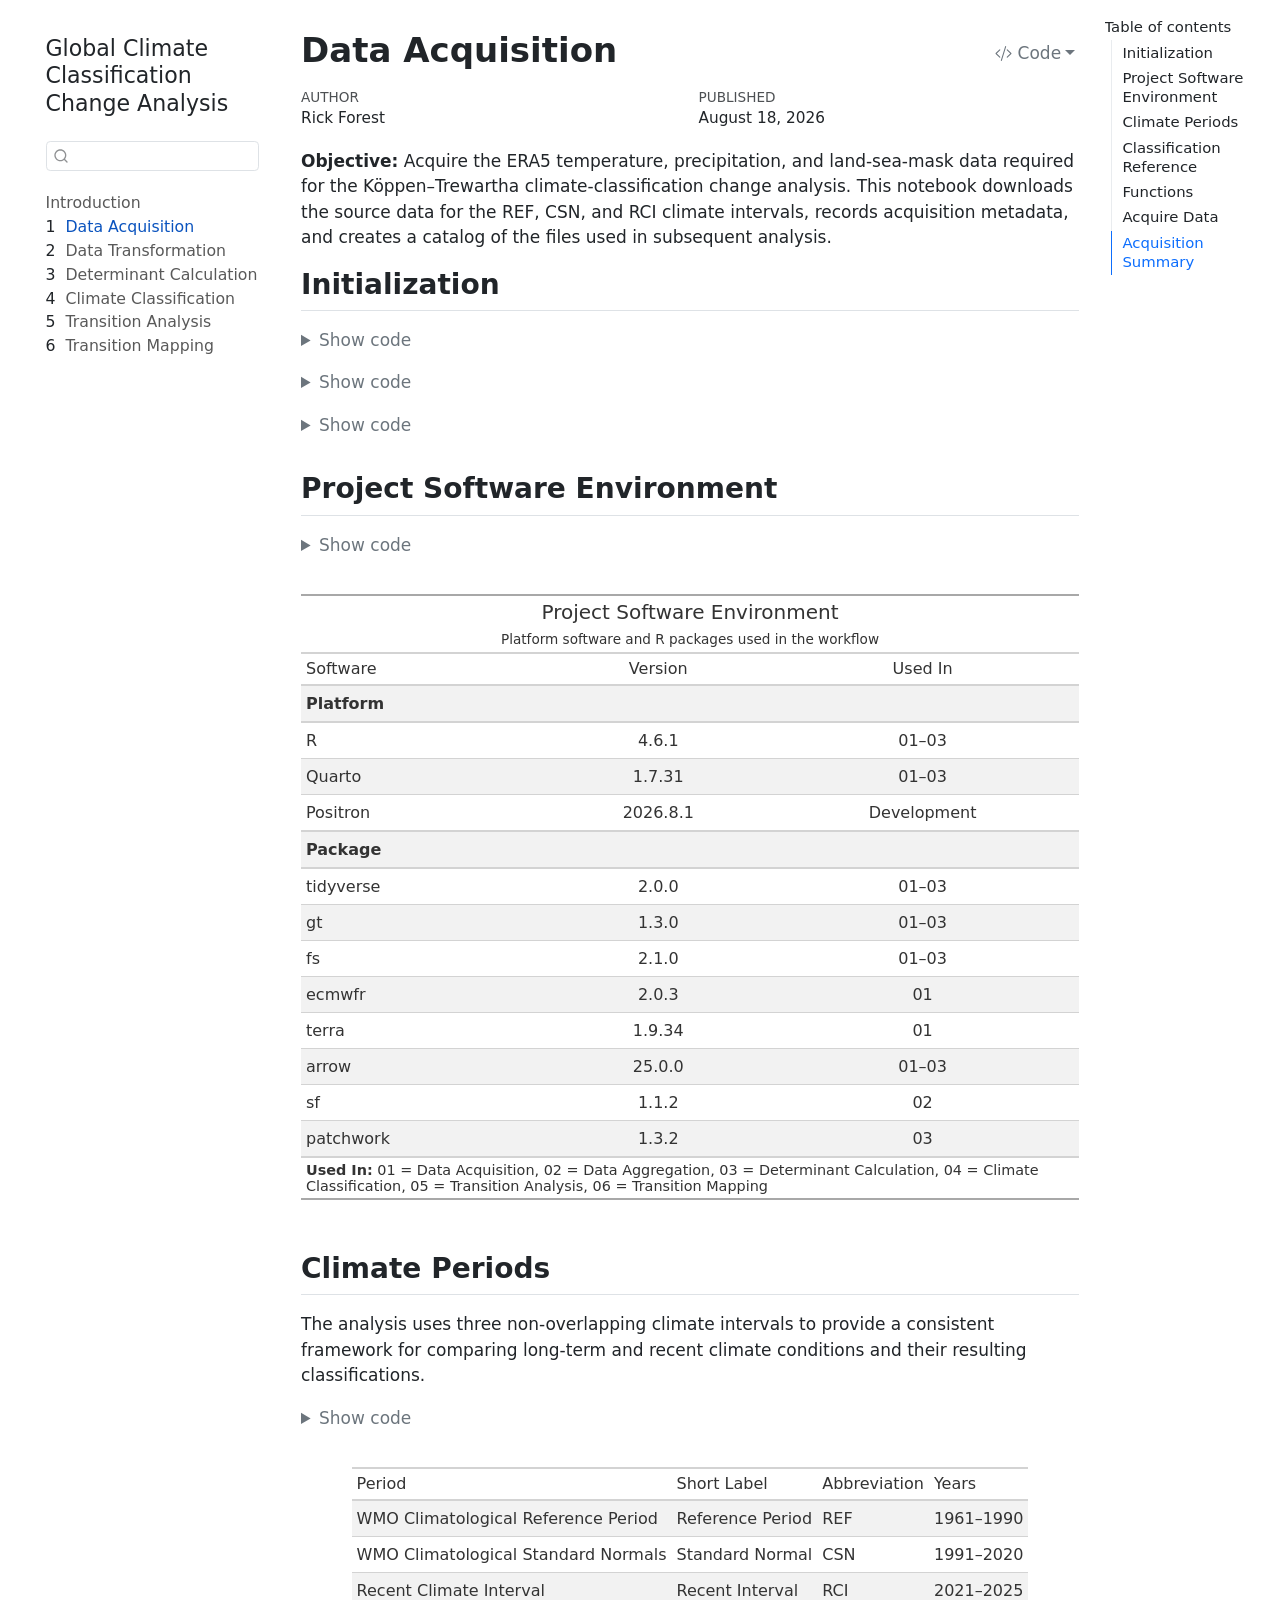
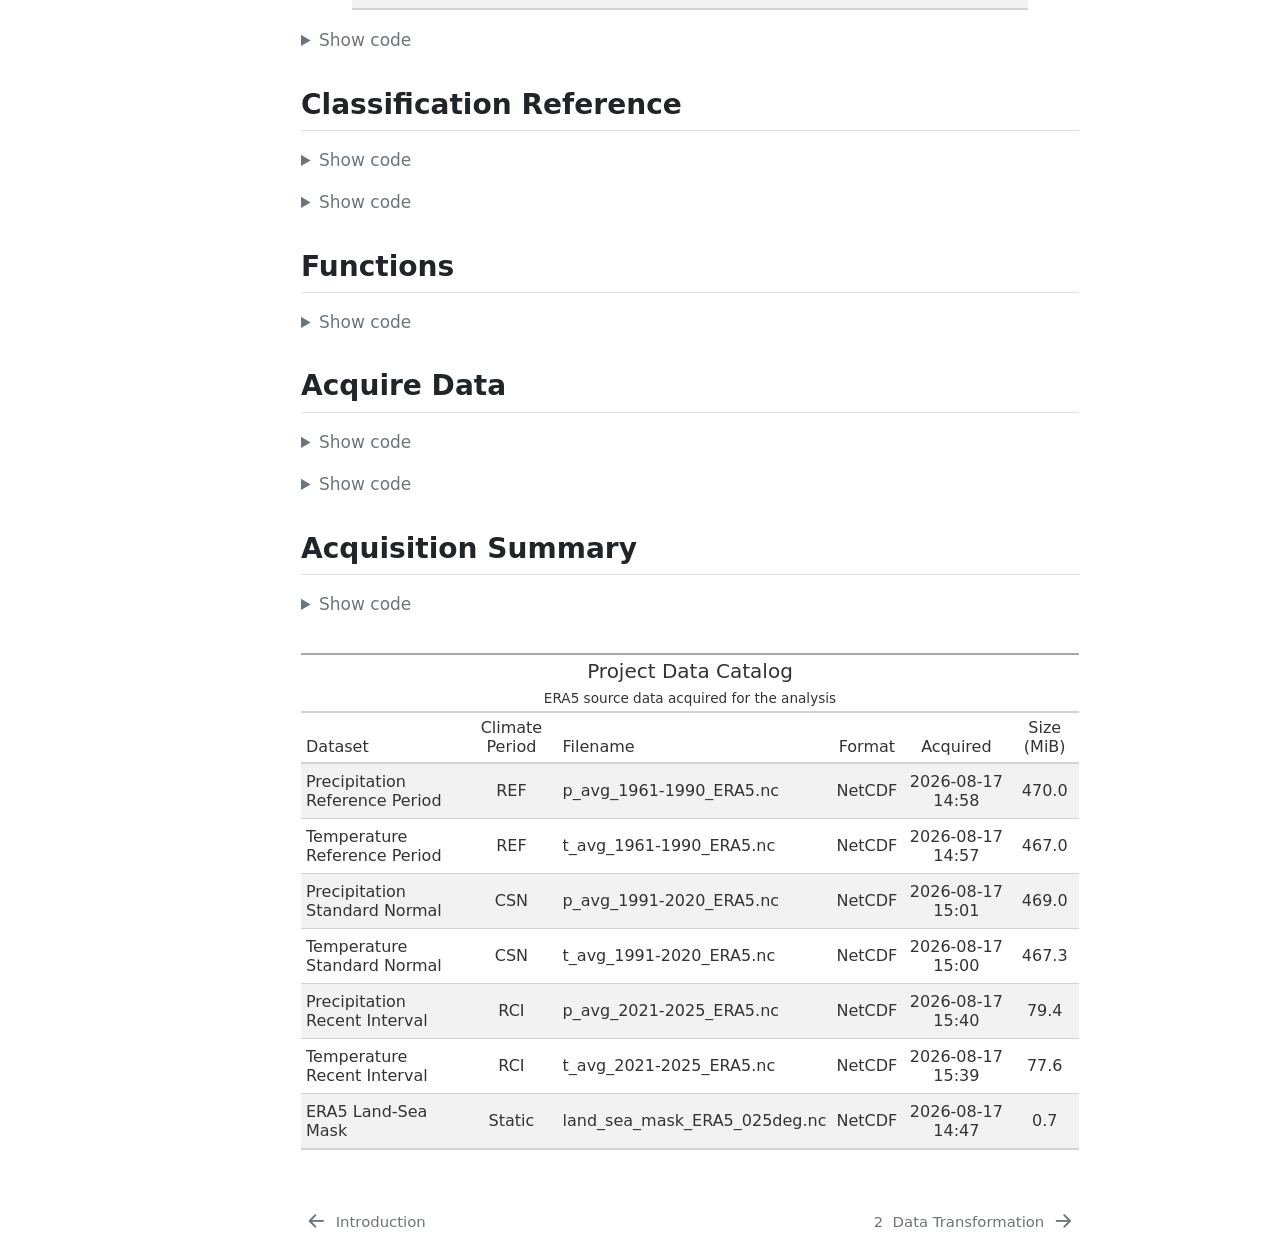
<file: 01-data-acquisition.html>
<!DOCTYPE html>
<html xmlns="http://www.w3.org/1999/xhtml" lang="en" xml:lang="en"><head>

<meta charset="utf-8">
<meta name="generator" content="quarto-1.7.31">

<meta name="viewport" content="width=device-width, initial-scale=1.0, user-scalable=yes">

<meta name="author" content="Rick Forest">
<meta name="dcterms.date" content="2026-08-18">

<title>Data Acquisition – Global Climate Classification Change Analysis</title>
<style>
code{white-space: pre-wrap;}
span.smallcaps{font-variant: small-caps;}
div.columns{display: flex; gap: min(4vw, 1.5em);}
div.column{flex: auto; overflow-x: auto;}
div.hanging-indent{margin-left: 1.5em; text-indent: -1.5em;}
ul.task-list{list-style: none;}
ul.task-list li input[type="checkbox"] {
  width: 0.8em;
  margin: 0 0.8em 0.2em -1em; /* quarto-specific, see https://github.com/quarto-dev/quarto-cli/issues/4556 */ 
  vertical-align: middle;
}
/* CSS for syntax highlighting */
html { -webkit-text-size-adjust: 100%; }
pre > code.sourceCode { white-space: pre; position: relative; }
pre > code.sourceCode > span { display: inline-block; line-height: 1.25; }
pre > code.sourceCode > span:empty { height: 1.2em; }
.sourceCode { overflow: visible; }
code.sourceCode > span { color: inherit; text-decoration: inherit; }
div.sourceCode { margin: 1em 0; }
pre.sourceCode { margin: 0; }
@media screen {
div.sourceCode { overflow: auto; }
}
@media print {
pre > code.sourceCode { white-space: pre-wrap; }
pre > code.sourceCode > span { text-indent: -5em; padding-left: 5em; }
}
pre.numberSource code
  { counter-reset: source-line 0; }
pre.numberSource code > span
  { position: relative; left: -4em; counter-increment: source-line; }
pre.numberSource code > span > a:first-child::before
  { content: counter(source-line);
    position: relative; left: -1em; text-align: right; vertical-align: baseline;
    border: none; display: inline-block;
    -webkit-touch-callout: none; -webkit-user-select: none;
    -khtml-user-select: none; -moz-user-select: none;
    -ms-user-select: none; user-select: none;
    padding: 0 4px; width: 4em;
  }
pre.numberSource { margin-left: 3em;  padding-left: 4px; }
div.sourceCode
  {   }
@media screen {
pre > code.sourceCode > span > a:first-child::before { text-decoration: underline; }
}
</style>


<script src="site_libs/quarto-nav/quarto-nav.js"></script>
<script src="site_libs/quarto-nav/headroom.min.js"></script>
<script src="site_libs/clipboard/clipboard.min.js"></script>
<script src="site_libs/quarto-search/autocomplete.umd.js"></script>
<script src="site_libs/quarto-search/fuse.min.js"></script>
<script src="site_libs/quarto-search/quarto-search.js"></script>
<meta name="quarto:offset" content="./">
<link href="./02-data-transformation.html" rel="next">
<link href="./index.html" rel="prev">
<script src="site_libs/quarto-html/quarto.js" type="module"></script>
<script src="site_libs/quarto-html/tabsets/tabsets.js" type="module"></script>
<script src="site_libs/quarto-html/popper.min.js"></script>
<script src="site_libs/quarto-html/tippy.umd.min.js"></script>
<script src="site_libs/quarto-html/anchor.min.js"></script>
<link href="site_libs/quarto-html/tippy.css" rel="stylesheet">
<link href="site_libs/quarto-html/quarto-syntax-highlighting-e1a5c8363afafaef2c763b6775fbf3ca.css" rel="stylesheet" id="quarto-text-highlighting-styles">
<script src="site_libs/bootstrap/bootstrap.min.js"></script>
<link href="site_libs/bootstrap/bootstrap-icons.css" rel="stylesheet">
<link href="site_libs/bootstrap/bootstrap-707766490a2d6a7e331f17c5d3230b06.min.css" rel="stylesheet" append-hash="true" id="quarto-bootstrap" data-mode="light">
<script id="quarto-search-options" type="application/json">{
  "location": "sidebar",
  "copy-button": false,
  "collapse-after": 3,
  "panel-placement": "start",
  "type": "textbox",
  "limit": 50,
  "keyboard-shortcut": [
    "f",
    "/",
    "s"
  ],
  "show-item-context": false,
  "language": {
    "search-no-results-text": "No results",
    "search-matching-documents-text": "matching documents",
    "search-copy-link-title": "Copy link to search",
    "search-hide-matches-text": "Hide additional matches",
    "search-more-match-text": "more match in this document",
    "search-more-matches-text": "more matches in this document",
    "search-clear-button-title": "Clear",
    "search-text-placeholder": "",
    "search-detached-cancel-button-title": "Cancel",
    "search-submit-button-title": "Submit",
    "search-label": "Search"
  }
}</script>


</head>

<body class="nav-sidebar floating quarto-light">

<div id="quarto-search-results"></div>
  <header id="quarto-header" class="headroom fixed-top">
  <nav class="quarto-secondary-nav">
    <div class="container-fluid d-flex">
      <button type="button" class="quarto-btn-toggle btn" data-bs-toggle="collapse" role="button" data-bs-target=".quarto-sidebar-collapse-item" aria-controls="quarto-sidebar" aria-expanded="false" aria-label="Toggle sidebar navigation" onclick="if (window.quartoToggleHeadroom) { window.quartoToggleHeadroom(); }">
        <i class="bi bi-layout-text-sidebar-reverse"></i>
      </button>
        <nav class="quarto-page-breadcrumbs" aria-label="breadcrumb"><ol class="breadcrumb"><li class="breadcrumb-item"><a href="./01-data-acquisition.html"><span class="chapter-number">1</span>&nbsp; <span class="chapter-title">Data Acquisition</span></a></li></ol></nav>
        <a class="flex-grow-1" role="navigation" data-bs-toggle="collapse" data-bs-target=".quarto-sidebar-collapse-item" aria-controls="quarto-sidebar" aria-expanded="false" aria-label="Toggle sidebar navigation" onclick="if (window.quartoToggleHeadroom) { window.quartoToggleHeadroom(); }">      
        </a>
      <button type="button" class="btn quarto-search-button" aria-label="Search" onclick="window.quartoOpenSearch();">
        <i class="bi bi-search"></i>
      </button>
    </div>
  </nav>
</header>
<!-- content -->
<div id="quarto-content" class="quarto-container page-columns page-rows-contents page-layout-full">
<!-- sidebar -->
  <nav id="quarto-sidebar" class="sidebar collapse collapse-horizontal quarto-sidebar-collapse-item sidebar-navigation floating overflow-auto">
    <div class="pt-lg-2 mt-2 text-left sidebar-header">
    <div class="sidebar-title mb-0 py-0">
      <a href="./">Global Climate Classification Change Analysis</a> 
    </div>
      </div>
        <div class="mt-2 flex-shrink-0 align-items-center">
        <div class="sidebar-search">
        <div id="quarto-search" class="" title="Search"></div>
        </div>
        </div>
    <div class="sidebar-menu-container"> 
    <ul class="list-unstyled mt-1">
        <li class="sidebar-item">
  <div class="sidebar-item-container"> 
  <a href="./index.html" class="sidebar-item-text sidebar-link">
 <span class="menu-text">Introduction</span></a>
  </div>
</li>
        <li class="sidebar-item">
  <div class="sidebar-item-container"> 
  <a href="./01-data-acquisition.html" class="sidebar-item-text sidebar-link active">
 <span class="menu-text"><span class="chapter-number">1</span>&nbsp; <span class="chapter-title">Data Acquisition</span></span></a>
  </div>
</li>
        <li class="sidebar-item">
  <div class="sidebar-item-container"> 
  <a href="./02-data-transformation.html" class="sidebar-item-text sidebar-link">
 <span class="menu-text"><span class="chapter-number">2</span>&nbsp; <span class="chapter-title">Data Transformation</span></span></a>
  </div>
</li>
        <li class="sidebar-item">
  <div class="sidebar-item-container"> 
  <a href="./03-determinant-calculation.html" class="sidebar-item-text sidebar-link">
 <span class="menu-text"><span class="chapter-number">3</span>&nbsp; <span class="chapter-title">Determinant Calculation</span></span></a>
  </div>
</li>
        <li class="sidebar-item">
  <div class="sidebar-item-container"> 
  <a href="./04-climate-classification.html" class="sidebar-item-text sidebar-link">
 <span class="menu-text"><span class="chapter-number">4</span>&nbsp; <span class="chapter-title">Climate Classification</span></span></a>
  </div>
</li>
        <li class="sidebar-item">
  <div class="sidebar-item-container"> 
  <a href="./05-transition-analysis.html" class="sidebar-item-text sidebar-link">
 <span class="menu-text"><span class="chapter-number">5</span>&nbsp; <span class="chapter-title">Transition Analysis</span></span></a>
  </div>
</li>
        <li class="sidebar-item">
  <div class="sidebar-item-container"> 
  <a href="./06-transition-mapping.html" class="sidebar-item-text sidebar-link">
 <span class="menu-text"><span class="chapter-number">6</span>&nbsp; <span class="chapter-title">Transition Mapping</span></span></a>
  </div>
</li>
    </ul>
    </div>
</nav>
<div id="quarto-sidebar-glass" class="quarto-sidebar-collapse-item" data-bs-toggle="collapse" data-bs-target=".quarto-sidebar-collapse-item"></div>
<!-- margin-sidebar -->
    <div id="quarto-margin-sidebar" class="sidebar margin-sidebar">
        <nav id="TOC" role="doc-toc" class="toc-active">
    <h2 id="toc-title">Table of contents</h2>
   
  <ul>
  <li><a href="#initialization" id="toc-initialization" class="nav-link active" data-scroll-target="#initialization">Initialization</a></li>
  <li><a href="#project-software-environment" id="toc-project-software-environment" class="nav-link" data-scroll-target="#project-software-environment">Project Software Environment</a></li>
  <li><a href="#climate-periods" id="toc-climate-periods" class="nav-link" data-scroll-target="#climate-periods">Climate Periods</a></li>
  <li><a href="#classification-reference" id="toc-classification-reference" class="nav-link" data-scroll-target="#classification-reference">Classification Reference</a></li>
  <li><a href="#functions" id="toc-functions" class="nav-link" data-scroll-target="#functions">Functions</a></li>
  <li><a href="#acquire-data" id="toc-acquire-data" class="nav-link" data-scroll-target="#acquire-data">Acquire Data</a></li>
  <li><a href="#acquisition-summary" id="toc-acquisition-summary" class="nav-link" data-scroll-target="#acquisition-summary">Acquisition Summary</a></li>
  </ul>
</nav>
    </div>
<!-- main -->
<main class="content column-body" id="quarto-document-content">

<header id="title-block-header" class="quarto-title-block default">
<div class="quarto-title">
<div class="quarto-title-block"><div><h1 class="title"><span class="chapter-title">Data Acquisition</span></h1><button type="button" class="btn code-tools-button dropdown-toggle" id="quarto-code-tools-menu" data-bs-toggle="dropdown" aria-expanded="false"><i class="bi"></i> Code</button><ul class="dropdown-menu dropdown-menu-end" aria-labelelledby="quarto-code-tools-menu"><li><a id="quarto-show-all-code" class="dropdown-item" href="javascript:void(0)" role="button">Show All Code</a></li><li><a id="quarto-hide-all-code" class="dropdown-item" href="javascript:void(0)" role="button">Hide All Code</a></li><li><hr class="dropdown-divider"></li><li><a id="quarto-view-source" class="dropdown-item" href="javascript:void(0)" role="button">View Source</a></li></ul></div></div>
</div>



<div class="quarto-title-meta column-body">

    <div>
    <div class="quarto-title-meta-heading">Author</div>
    <div class="quarto-title-meta-contents">
             <p>Rick Forest </p>
          </div>
  </div>
    
    <div>
    <div class="quarto-title-meta-heading">Published</div>
    <div class="quarto-title-meta-contents">
      <p class="date">August 18, 2026</p>
    </div>
  </div>
  
    
  </div>
  


</header>


<p><strong>Objective:</strong> Acquire the ERA5 temperature, precipitation, and land-sea-mask data required for the Köppen–Trewartha climate-classification change analysis. This notebook downloads the source data for the REF, CSN, and RCI climate intervals, records acquisition metadata, and creates a catalog of the files used in subsequent analysis.</p>
<section id="initialization" class="level2">
<h2 class="anchored" data-anchor-id="initialization">Initialization</h2>
<div class="cell">
<details class="code-fold">
<summary>Show code</summary>
<div class="sourceCode cell-code" id="cb1"><pre class="sourceCode r code-with-copy"><code class="sourceCode r"><span id="cb1-1"><a href="#cb1-1" aria-hidden="true" tabindex="-1"></a><span class="fu">suppressPackageStartupMessages</span>({</span>
<span id="cb1-2"><a href="#cb1-2" aria-hidden="true" tabindex="-1"></a>  <span class="fu">library</span>(tidyverse)</span>
<span id="cb1-3"><a href="#cb1-3" aria-hidden="true" tabindex="-1"></a>  <span class="fu">library</span>(gt)</span>
<span id="cb1-4"><a href="#cb1-4" aria-hidden="true" tabindex="-1"></a>  <span class="fu">library</span>(fs)</span>
<span id="cb1-5"><a href="#cb1-5" aria-hidden="true" tabindex="-1"></a>  <span class="fu">library</span>(ecmwfr)</span>
<span id="cb1-6"><a href="#cb1-6" aria-hidden="true" tabindex="-1"></a>  <span class="fu">library</span>(sf)</span>
<span id="cb1-7"><a href="#cb1-7" aria-hidden="true" tabindex="-1"></a>})</span></code><button title="Copy to Clipboard" class="code-copy-button"><i class="bi"></i></button></pre></div>
</details>
</div>
<div class="cell">
<details class="code-fold">
<summary>Show code</summary>
<div class="sourceCode cell-code" id="cb2"><pre class="sourceCode r code-with-copy"><code class="sourceCode r"><span id="cb2-1"><a href="#cb2-1" aria-hidden="true" tabindex="-1"></a>dir_raw <span class="ot">&lt;-</span> <span class="fu">path</span>(<span class="st">"data"</span>, <span class="st">"raw"</span>)</span>
<span id="cb2-2"><a href="#cb2-2" aria-hidden="true" tabindex="-1"></a>dir_transformed <span class="ot">&lt;-</span> <span class="fu">path</span>(<span class="st">"data"</span>, <span class="st">"transformed"</span>)</span>
<span id="cb2-3"><a href="#cb2-3" aria-hidden="true" tabindex="-1"></a>dir_cache <span class="ot">&lt;-</span> <span class="fu">path</span>(<span class="st">"data"</span>, <span class="st">"cache"</span>)</span>
<span id="cb2-4"><a href="#cb2-4" aria-hidden="true" tabindex="-1"></a>dir_reference <span class="ot">&lt;-</span> <span class="fu">path</span>(<span class="st">"data"</span>, <span class="st">"reference"</span>)</span>
<span id="cb2-5"><a href="#cb2-5" aria-hidden="true" tabindex="-1"></a>dir_derived <span class="ot">&lt;-</span> <span class="fu">path</span>(<span class="st">"data"</span>, <span class="st">"derived"</span>)</span>
<span id="cb2-6"><a href="#cb2-6" aria-hidden="true" tabindex="-1"></a></span>
<span id="cb2-7"><a href="#cb2-7" aria-hidden="true" tabindex="-1"></a><span class="fu">dir_create</span>(<span class="fu">c</span>(</span>
<span id="cb2-8"><a href="#cb2-8" aria-hidden="true" tabindex="-1"></a>  dir_raw,</span>
<span id="cb2-9"><a href="#cb2-9" aria-hidden="true" tabindex="-1"></a>  dir_transformed,</span>
<span id="cb2-10"><a href="#cb2-10" aria-hidden="true" tabindex="-1"></a>  dir_cache,</span>
<span id="cb2-11"><a href="#cb2-11" aria-hidden="true" tabindex="-1"></a>  dir_reference,</span>
<span id="cb2-12"><a href="#cb2-12" aria-hidden="true" tabindex="-1"></a>  dir_derived</span>
<span id="cb2-13"><a href="#cb2-13" aria-hidden="true" tabindex="-1"></a>))</span>
<span id="cb2-14"><a href="#cb2-14" aria-hidden="true" tabindex="-1"></a></span>
<span id="cb2-15"><a href="#cb2-15" aria-hidden="true" tabindex="-1"></a>log_file_path <span class="ot">&lt;-</span> <span class="fu">path</span>(dir_raw, <span class="st">"acquisition_log.csv"</span>)</span></code><button title="Copy to Clipboard" class="code-copy-button"><i class="bi"></i></button></pre></div>
</details>
</div>
<div class="cell">
<details class="code-fold">
<summary>Show code</summary>
<div class="sourceCode cell-code" id="cb3"><pre class="sourceCode r code-with-copy"><code class="sourceCode r"><span id="cb3-1"><a href="#cb3-1" aria-hidden="true" tabindex="-1"></a><span class="co"># The three climate intervals can be acquired independently. During a routine</span></span>
<span id="cb3-2"><a href="#cb3-2" aria-hidden="true" tabindex="-1"></a><span class="co"># update, normally only acquire_recent_interval needs to be TRUE after updating</span></span>
<span id="cb3-3"><a href="#cb3-3" aria-hidden="true" tabindex="-1"></a><span class="co"># the RCI end year in R/climate-periods.R.</span></span>
<span id="cb3-4"><a href="#cb3-4" aria-hidden="true" tabindex="-1"></a>acquire_reference_period <span class="ot">&lt;-</span> <span class="cn">FALSE</span></span>
<span id="cb3-5"><a href="#cb3-5" aria-hidden="true" tabindex="-1"></a>acquire_standard_normal <span class="ot">&lt;-</span> <span class="cn">FALSE</span></span>
<span id="cb3-6"><a href="#cb3-6" aria-hidden="true" tabindex="-1"></a>acquire_recent_interval <span class="ot">&lt;-</span> <span class="cn">FALSE</span></span>
<span id="cb3-7"><a href="#cb3-7" aria-hidden="true" tabindex="-1"></a></span>
<span id="cb3-8"><a href="#cb3-8" aria-hidden="true" tabindex="-1"></a><span class="co"># The ERA5 land-sea mask is static for this workflow and normally needs to be</span></span>
<span id="cb3-9"><a href="#cb3-9" aria-hidden="true" tabindex="-1"></a><span class="co"># downloaded only once.</span></span>
<span id="cb3-10"><a href="#cb3-10" aria-hidden="true" tabindex="-1"></a>acquire_land_sea_mask <span class="ot">&lt;-</span> <span class="cn">FALSE</span></span>
<span id="cb3-11"><a href="#cb3-11" aria-hidden="true" tabindex="-1"></a></span>
<span id="cb3-12"><a href="#cb3-12" aria-hidden="true" tabindex="-1"></a><span class="co"># Existing files are retained by default so reruns do not repeat large downloads.</span></span>
<span id="cb3-13"><a href="#cb3-13" aria-hidden="true" tabindex="-1"></a>overwrite_existing <span class="ot">&lt;-</span> <span class="cn">FALSE</span></span></code><button title="Copy to Clipboard" class="code-copy-button"><i class="bi"></i></button></pre></div>
</details>
</div>
</section>
<section id="project-software-environment" class="level2">
<h2 class="anchored" data-anchor-id="project-software-environment">Project Software Environment</h2>
<div class="cell">
<details class="code-fold">
<summary>Show code</summary>
<div class="sourceCode cell-code" id="cb4"><pre class="sourceCode r code-with-copy"><code class="sourceCode r"><span id="cb4-1"><a href="#cb4-1" aria-hidden="true" tabindex="-1"></a>quarto_version <span class="ot">&lt;-</span> <span class="fu">system2</span>(<span class="st">"quarto"</span>, <span class="st">"--version"</span>, <span class="at">stdout =</span> <span class="cn">TRUE</span>)[<span class="dv">1</span>]</span>
<span id="cb4-2"><a href="#cb4-2" aria-hidden="true" tabindex="-1"></a>positron_version <span class="ot">&lt;-</span> <span class="st">"2026.8.1"</span> <span class="co"># Update manually when Positron is upgraded</span></span>
<span id="cb4-3"><a href="#cb4-3" aria-hidden="true" tabindex="-1"></a></span>
<span id="cb4-4"><a href="#cb4-4" aria-hidden="true" tabindex="-1"></a>software_versions <span class="ot">&lt;-</span> <span class="fu">data.frame</span>(</span>
<span id="cb4-5"><a href="#cb4-5" aria-hidden="true" tabindex="-1"></a>  <span class="at">category =</span> <span class="fu">c</span>(</span>
<span id="cb4-6"><a href="#cb4-6" aria-hidden="true" tabindex="-1"></a>    <span class="st">"Platform"</span>, <span class="st">"Platform"</span>, <span class="st">"Platform"</span>,</span>
<span id="cb4-7"><a href="#cb4-7" aria-hidden="true" tabindex="-1"></a>    <span class="st">"Package"</span>, <span class="st">"Package"</span>, <span class="st">"Package"</span>,</span>
<span id="cb4-8"><a href="#cb4-8" aria-hidden="true" tabindex="-1"></a>    <span class="st">"Package"</span>, <span class="st">"Package"</span>, <span class="st">"Package"</span>,</span>
<span id="cb4-9"><a href="#cb4-9" aria-hidden="true" tabindex="-1"></a>    <span class="st">"Package"</span>, <span class="st">"Package"</span></span>
<span id="cb4-10"><a href="#cb4-10" aria-hidden="true" tabindex="-1"></a>  ),</span>
<span id="cb4-11"><a href="#cb4-11" aria-hidden="true" tabindex="-1"></a>  <span class="at">software =</span> <span class="fu">c</span>(</span>
<span id="cb4-12"><a href="#cb4-12" aria-hidden="true" tabindex="-1"></a>    <span class="st">"R"</span>, <span class="st">"Quarto"</span>, <span class="st">"Positron"</span>,</span>
<span id="cb4-13"><a href="#cb4-13" aria-hidden="true" tabindex="-1"></a>    <span class="st">"tidyverse"</span>, <span class="st">"gt"</span>, <span class="st">"fs"</span>,</span>
<span id="cb4-14"><a href="#cb4-14" aria-hidden="true" tabindex="-1"></a>    <span class="st">"ecmwfr"</span>, <span class="st">"terra"</span>, <span class="st">"arrow"</span>,</span>
<span id="cb4-15"><a href="#cb4-15" aria-hidden="true" tabindex="-1"></a>    <span class="st">"sf"</span>,<span class="st">"patchwork"</span></span>
<span id="cb4-16"><a href="#cb4-16" aria-hidden="true" tabindex="-1"></a>  ),</span>
<span id="cb4-17"><a href="#cb4-17" aria-hidden="true" tabindex="-1"></a>  <span class="at">version =</span> <span class="fu">c</span>(</span>
<span id="cb4-18"><a href="#cb4-18" aria-hidden="true" tabindex="-1"></a>    <span class="fu">as.character</span>(<span class="fu">getRversion</span>()),</span>
<span id="cb4-19"><a href="#cb4-19" aria-hidden="true" tabindex="-1"></a>    quarto_version,</span>
<span id="cb4-20"><a href="#cb4-20" aria-hidden="true" tabindex="-1"></a>    positron_version,</span>
<span id="cb4-21"><a href="#cb4-21" aria-hidden="true" tabindex="-1"></a>    <span class="fu">as.character</span>(<span class="fu">packageVersion</span>(<span class="st">"tidyverse"</span>)),</span>
<span id="cb4-22"><a href="#cb4-22" aria-hidden="true" tabindex="-1"></a>    <span class="fu">as.character</span>(<span class="fu">packageVersion</span>(<span class="st">"gt"</span>)),</span>
<span id="cb4-23"><a href="#cb4-23" aria-hidden="true" tabindex="-1"></a>    <span class="fu">as.character</span>(<span class="fu">packageVersion</span>(<span class="st">"fs"</span>)),</span>
<span id="cb4-24"><a href="#cb4-24" aria-hidden="true" tabindex="-1"></a>    <span class="fu">as.character</span>(<span class="fu">packageVersion</span>(<span class="st">"ecmwfr"</span>)),</span>
<span id="cb4-25"><a href="#cb4-25" aria-hidden="true" tabindex="-1"></a>    <span class="fu">as.character</span>(<span class="fu">packageVersion</span>(<span class="st">"terra"</span>)),</span>
<span id="cb4-26"><a href="#cb4-26" aria-hidden="true" tabindex="-1"></a>    <span class="fu">as.character</span>(<span class="fu">packageVersion</span>(<span class="st">"arrow"</span>)),</span>
<span id="cb4-27"><a href="#cb4-27" aria-hidden="true" tabindex="-1"></a>    <span class="fu">as.character</span>(<span class="fu">packageVersion</span>(<span class="st">"sf"</span>)),</span>
<span id="cb4-28"><a href="#cb4-28" aria-hidden="true" tabindex="-1"></a>    <span class="fu">as.character</span>(<span class="fu">packageVersion</span>(<span class="st">"patchwork"</span>))</span>
<span id="cb4-29"><a href="#cb4-29" aria-hidden="true" tabindex="-1"></a>  ),</span>
<span id="cb4-30"><a href="#cb4-30" aria-hidden="true" tabindex="-1"></a>  <span class="at">used_in =</span> <span class="fu">c</span>(</span>
<span id="cb4-31"><a href="#cb4-31" aria-hidden="true" tabindex="-1"></a>    <span class="st">"01–03"</span>,<span class="st">"01–03"</span>,<span class="st">"Development"</span>,</span>
<span id="cb4-32"><a href="#cb4-32" aria-hidden="true" tabindex="-1"></a>    <span class="st">"01–03"</span>,<span class="st">"01–03"</span>,<span class="st">"01–03"</span>,</span>
<span id="cb4-33"><a href="#cb4-33" aria-hidden="true" tabindex="-1"></a>    <span class="st">"01"</span>,<span class="st">"01"</span>,<span class="st">"01–03"</span>,</span>
<span id="cb4-34"><a href="#cb4-34" aria-hidden="true" tabindex="-1"></a>    <span class="st">"02"</span>,<span class="st">"03"</span></span>
<span id="cb4-35"><a href="#cb4-35" aria-hidden="true" tabindex="-1"></a>  ),</span>
<span id="cb4-36"><a href="#cb4-36" aria-hidden="true" tabindex="-1"></a>  <span class="at">stringsAsFactors =</span> <span class="cn">FALSE</span></span>
<span id="cb4-37"><a href="#cb4-37" aria-hidden="true" tabindex="-1"></a>)</span></code><button title="Copy to Clipboard" class="code-copy-button"><i class="bi"></i></button></pre></div>
</details>
</div>
<div class="cell">
<div class="cell-output-display">
<div id="nrzvgmmxia" style="padding-left:0px;padding-right:0px;padding-top:10px;padding-bottom:10px;overflow-x:auto;overflow-y:auto;width:auto;height:auto;">
<style>#nrzvgmmxia table {
  font-family: system-ui, 'Segoe UI', Roboto, Helvetica, Arial, sans-serif, 'Apple Color Emoji', 'Segoe UI Emoji', 'Segoe UI Symbol', 'Noto Color Emoji';
  -webkit-font-smoothing: antialiased;
  -moz-osx-font-smoothing: grayscale;
}

#nrzvgmmxia thead, #nrzvgmmxia tbody, #nrzvgmmxia tfoot, #nrzvgmmxia tr, #nrzvgmmxia td, #nrzvgmmxia th {
  border-style: none;
}

#nrzvgmmxia p {
  margin: 0;
  padding: 0;
}

#nrzvgmmxia .gt_table {
  display: table;
  border-collapse: collapse;
  line-height: normal;
  margin-left: auto;
  margin-right: auto;
  color: #333333;
  font-size: 16px;
  font-weight: normal;
  font-style: normal;
  background-color: #FFFFFF;
  width: auto;
  border-top-style: solid;
  border-top-width: 2px;
  border-top-color: #A8A8A8;
  border-right-style: none;
  border-right-width: 2px;
  border-right-color: #D3D3D3;
  border-bottom-style: solid;
  border-bottom-width: 2px;
  border-bottom-color: #A8A8A8;
  border-left-style: none;
  border-left-width: 2px;
  border-left-color: #D3D3D3;
}

#nrzvgmmxia .gt_caption {
  padding-top: 4px;
  padding-bottom: 4px;
}

#nrzvgmmxia .gt_title {
  color: #333333;
  font-size: 125%;
  font-weight: initial;
  padding-top: 4px;
  padding-bottom: 4px;
  padding-left: 5px;
  padding-right: 5px;
  border-bottom-color: #FFFFFF;
  border-bottom-width: 0;
}

#nrzvgmmxia .gt_subtitle {
  color: #333333;
  font-size: 85%;
  font-weight: initial;
  padding-top: 3px;
  padding-bottom: 5px;
  padding-left: 5px;
  padding-right: 5px;
  border-top-color: #FFFFFF;
  border-top-width: 0;
}

#nrzvgmmxia .gt_heading {
  background-color: #FFFFFF;
  text-align: center;
  border-bottom-color: #FFFFFF;
  border-left-style: none;
  border-left-width: 1px;
  border-left-color: #D3D3D3;
  border-right-style: none;
  border-right-width: 1px;
  border-right-color: #D3D3D3;
}

#nrzvgmmxia .gt_bottom_border {
  border-bottom-style: solid;
  border-bottom-width: 2px;
  border-bottom-color: #D3D3D3;
}

#nrzvgmmxia .gt_col_headings {
  border-top-style: solid;
  border-top-width: 2px;
  border-top-color: #D3D3D3;
  border-bottom-style: solid;
  border-bottom-width: 2px;
  border-bottom-color: #D3D3D3;
  border-left-style: none;
  border-left-width: 1px;
  border-left-color: #D3D3D3;
  border-right-style: none;
  border-right-width: 1px;
  border-right-color: #D3D3D3;
}

#nrzvgmmxia .gt_col_heading {
  color: #333333;
  background-color: #FFFFFF;
  font-size: 100%;
  font-weight: normal;
  text-transform: inherit;
  border-left-style: none;
  border-left-width: 1px;
  border-left-color: #D3D3D3;
  border-right-style: none;
  border-right-width: 1px;
  border-right-color: #D3D3D3;
  vertical-align: bottom;
  padding-top: 5px;
  padding-bottom: 6px;
  padding-left: 5px;
  padding-right: 5px;
  overflow-x: hidden;
}

#nrzvgmmxia .gt_column_spanner_outer {
  color: #333333;
  background-color: #FFFFFF;
  font-size: 100%;
  font-weight: normal;
  text-transform: inherit;
  padding-top: 0;
  padding-bottom: 0;
  padding-left: 4px;
  padding-right: 4px;
}

#nrzvgmmxia .gt_column_spanner_outer:first-child {
  padding-left: 0;
}

#nrzvgmmxia .gt_column_spanner_outer:last-child {
  padding-right: 0;
}

#nrzvgmmxia .gt_column_spanner {
  border-bottom-style: solid;
  border-bottom-width: 2px;
  border-bottom-color: #D3D3D3;
  vertical-align: bottom;
  padding-top: 5px;
  padding-bottom: 5px;
  overflow-x: hidden;
  display: inline-block;
  width: 100%;
}

#nrzvgmmxia .gt_spanner_row {
  border-bottom-style: hidden;
}

#nrzvgmmxia .gt_group_heading {
  padding-top: 8px;
  padding-bottom: 8px;
  padding-left: 5px;
  padding-right: 5px;
  color: #333333;
  background-color: #FFFFFF;
  font-size: 100%;
  font-weight: initial;
  text-transform: inherit;
  border-top-style: solid;
  border-top-width: 2px;
  border-top-color: #D3D3D3;
  border-bottom-style: solid;
  border-bottom-width: 2px;
  border-bottom-color: #D3D3D3;
  border-left-style: none;
  border-left-width: 1px;
  border-left-color: #D3D3D3;
  border-right-style: none;
  border-right-width: 1px;
  border-right-color: #D3D3D3;
  vertical-align: middle;
  text-align: left;
}

#nrzvgmmxia .gt_empty_group_heading {
  padding: 0.5px;
  color: #333333;
  background-color: #FFFFFF;
  font-size: 100%;
  font-weight: initial;
  border-top-style: solid;
  border-top-width: 2px;
  border-top-color: #D3D3D3;
  border-bottom-style: solid;
  border-bottom-width: 2px;
  border-bottom-color: #D3D3D3;
  vertical-align: middle;
}

#nrzvgmmxia .gt_from_md > :first-child {
  margin-top: 0;
}

#nrzvgmmxia .gt_from_md > :last-child {
  margin-bottom: 0;
}

#nrzvgmmxia .gt_row {
  padding-top: 8px;
  padding-bottom: 8px;
  padding-left: 5px;
  padding-right: 5px;
  margin: 10px;
  border-top-style: solid;
  border-top-width: 1px;
  border-top-color: #D3D3D3;
  border-left-style: none;
  border-left-width: 1px;
  border-left-color: #D3D3D3;
  border-right-style: none;
  border-right-width: 1px;
  border-right-color: #D3D3D3;
  vertical-align: middle;
  overflow-x: hidden;
}

#nrzvgmmxia .gt_stub {
  color: #333333;
  background-color: #FFFFFF;
  font-size: 100%;
  font-weight: initial;
  text-transform: inherit;
  border-right-style: solid;
  border-right-width: 2px;
  border-right-color: #D3D3D3;
  padding-left: 5px;
  padding-right: 5px;
}

#nrzvgmmxia .gt_stub_row_group {
  color: #333333;
  background-color: #FFFFFF;
  font-size: 100%;
  font-weight: initial;
  text-transform: inherit;
  border-right-style: solid;
  border-right-width: 2px;
  border-right-color: #D3D3D3;
  padding-left: 5px;
  padding-right: 5px;
  vertical-align: top;
}

#nrzvgmmxia .gt_row_group_first td {
  border-top-width: 2px;
}

#nrzvgmmxia .gt_row_group_first th {
  border-top-width: 2px;
}

#nrzvgmmxia .gt_summary_row {
  color: #333333;
  background-color: #FFFFFF;
  text-transform: inherit;
  padding-top: 8px;
  padding-bottom: 8px;
  padding-left: 5px;
  padding-right: 5px;
}

#nrzvgmmxia .gt_first_summary_row {
  border-top-style: solid;
  border-top-color: #D3D3D3;
}

#nrzvgmmxia .gt_first_summary_row.thick {
  border-top-width: 2px;
}

#nrzvgmmxia .gt_last_summary_row {
  padding-top: 8px;
  padding-bottom: 8px;
  padding-left: 5px;
  padding-right: 5px;
  border-bottom-style: solid;
  border-bottom-width: 2px;
  border-bottom-color: #D3D3D3;
}

#nrzvgmmxia .gt_grand_summary_row {
  color: #333333;
  background-color: #FFFFFF;
  text-transform: inherit;
  padding-top: 8px;
  padding-bottom: 8px;
  padding-left: 5px;
  padding-right: 5px;
}

#nrzvgmmxia .gt_first_grand_summary_row {
  padding-top: 8px;
  padding-bottom: 8px;
  padding-left: 5px;
  padding-right: 5px;
  border-top-style: double;
  border-top-width: 6px;
  border-top-color: #D3D3D3;
}

#nrzvgmmxia .gt_last_grand_summary_row_top {
  padding-top: 8px;
  padding-bottom: 8px;
  padding-left: 5px;
  padding-right: 5px;
  border-bottom-style: double;
  border-bottom-width: 6px;
  border-bottom-color: #D3D3D3;
}

#nrzvgmmxia .gt_striped {
  background-color: rgba(128, 128, 128, 0.05);
}

#nrzvgmmxia .gt_table_body {
  border-top-style: solid;
  border-top-width: 2px;
  border-top-color: #D3D3D3;
  border-bottom-style: solid;
  border-bottom-width: 2px;
  border-bottom-color: #D3D3D3;
}

#nrzvgmmxia .gt_footnotes {
  color: #333333;
  background-color: #FFFFFF;
  border-bottom-style: none;
  border-bottom-width: 2px;
  border-bottom-color: #D3D3D3;
  border-left-style: none;
  border-left-width: 2px;
  border-left-color: #D3D3D3;
  border-right-style: none;
  border-right-width: 2px;
  border-right-color: #D3D3D3;
}

#nrzvgmmxia .gt_footnote {
  margin: 0px;
  font-size: 90%;
  padding-top: 4px;
  padding-bottom: 4px;
  padding-left: 5px;
  padding-right: 5px;
}

#nrzvgmmxia .gt_sourcenotes {
  color: #333333;
  background-color: #FFFFFF;
  border-bottom-style: none;
  border-bottom-width: 2px;
  border-bottom-color: #D3D3D3;
  border-left-style: none;
  border-left-width: 2px;
  border-left-color: #D3D3D3;
  border-right-style: none;
  border-right-width: 2px;
  border-right-color: #D3D3D3;
}

#nrzvgmmxia .gt_sourcenote {
  font-size: 90%;
  padding-top: 4px;
  padding-bottom: 4px;
  padding-left: 5px;
  padding-right: 5px;
}

#nrzvgmmxia .gt_left {
  text-align: left;
}

#nrzvgmmxia .gt_center {
  text-align: center;
}

#nrzvgmmxia .gt_right {
  text-align: right;
  font-variant-numeric: tabular-nums;
}

#nrzvgmmxia .gt_font_normal {
  font-weight: normal;
}

#nrzvgmmxia .gt_font_bold {
  font-weight: bold;
}

#nrzvgmmxia .gt_font_italic {
  font-style: italic;
}

#nrzvgmmxia .gt_super {
  font-size: 65%;
}

#nrzvgmmxia .gt_footnote_marks {
  font-size: 75%;
  vertical-align: 0.4em;
  position: initial;
}

#nrzvgmmxia .gt_asterisk {
  font-size: 100%;
  vertical-align: 0;
}

#nrzvgmmxia .gt_indent_1 {
  text-indent: 5px;
}

#nrzvgmmxia .gt_indent_2 {
  text-indent: 10px;
}

#nrzvgmmxia .gt_indent_3 {
  text-indent: 15px;
}

#nrzvgmmxia .gt_indent_4 {
  text-indent: 20px;
}

#nrzvgmmxia .gt_indent_5 {
  text-indent: 25px;
}

#nrzvgmmxia .katex-display {
  display: inline-flex !important;
  margin-bottom: 0.75em !important;
}

#nrzvgmmxia div.Reactable > div.rt-table > div.rt-thead > div.rt-tr.rt-tr-group-header > div.rt-th-group:after {
  height: 0px !important;
}
</style>

<table class="gt_table caption-top table table-sm table-striped small" data-quarto-postprocess="true" data-quarto-disable-processing="false" data-quarto-bootstrap="false">
<thead>
<tr class="gt_heading header">
<th colspan="3" class="gt_heading gt_title gt_font_normal">Project Software Environment</th>
</tr>
<tr class="gt_heading even">
<th colspan="3" class="gt_heading gt_subtitle gt_font_normal gt_bottom_border">Platform software and R packages used in the workflow</th>
</tr>
<tr class="gt_col_headings header">
<th id="software" class="gt_col_heading gt_columns_bottom_border gt_left" data-quarto-table-cell-role="th" scope="col">Software</th>
<th id="version" class="gt_col_heading gt_columns_bottom_border gt_center" data-quarto-table-cell-role="th" scope="col">Version</th>
<th id="used_in" class="gt_col_heading gt_columns_bottom_border gt_center" data-quarto-table-cell-role="th" scope="col">Used In</th>
</tr>
</thead>
<tbody class="gt_table_body">
<tr class="gt_group_heading_row odd">
<td colspan="3" id="Platform" class="gt_group_heading" data-quarto-table-cell-role="th" style="font-weight: bold" scope="colgroup">Platform</td>
</tr>
<tr class="gt_row_group_first even">
<td class="gt_row gt_left" headers="Platform  software">R</td>
<td class="gt_row gt_center" headers="Platform  version">4.6.1</td>
<td class="gt_row gt_center" headers="Platform  used_in">01–03</td>
</tr>
<tr class="odd">
<td class="gt_row gt_left" headers="Platform  software">Quarto</td>
<td class="gt_row gt_center" headers="Platform  version">1.7.31</td>
<td class="gt_row gt_center" headers="Platform  used_in">01–03</td>
</tr>
<tr class="even">
<td class="gt_row gt_left" headers="Platform  software">Positron</td>
<td class="gt_row gt_center" headers="Platform  version">2026.8.1</td>
<td class="gt_row gt_center" headers="Platform  used_in">Development</td>
</tr>
<tr class="gt_group_heading_row odd">
<td colspan="3" id="Package" class="gt_group_heading" data-quarto-table-cell-role="th" style="font-weight: bold" scope="colgroup">Package</td>
</tr>
<tr class="gt_row_group_first even">
<td class="gt_row gt_left" headers="Package  software">tidyverse</td>
<td class="gt_row gt_center" headers="Package  version">2.0.0</td>
<td class="gt_row gt_center" headers="Package  used_in">01–03</td>
</tr>
<tr class="odd">
<td class="gt_row gt_left" headers="Package  software">gt</td>
<td class="gt_row gt_center" headers="Package  version">1.3.0</td>
<td class="gt_row gt_center" headers="Package  used_in">01–03</td>
</tr>
<tr class="even">
<td class="gt_row gt_left" headers="Package  software">fs</td>
<td class="gt_row gt_center" headers="Package  version">2.1.0</td>
<td class="gt_row gt_center" headers="Package  used_in">01–03</td>
</tr>
<tr class="odd">
<td class="gt_row gt_left" headers="Package  software">ecmwfr</td>
<td class="gt_row gt_center" headers="Package  version">2.0.3</td>
<td class="gt_row gt_center" headers="Package  used_in">01</td>
</tr>
<tr class="even">
<td class="gt_row gt_left" headers="Package  software">terra</td>
<td class="gt_row gt_center" headers="Package  version">1.9.34</td>
<td class="gt_row gt_center" headers="Package  used_in">01</td>
</tr>
<tr class="odd">
<td class="gt_row gt_left" headers="Package  software">arrow</td>
<td class="gt_row gt_center" headers="Package  version">25.0.0</td>
<td class="gt_row gt_center" headers="Package  used_in">01–03</td>
</tr>
<tr class="even">
<td class="gt_row gt_left" headers="Package  software">sf</td>
<td class="gt_row gt_center" headers="Package  version">1.1.2</td>
<td class="gt_row gt_center" headers="Package  used_in">02</td>
</tr>
<tr class="odd">
<td class="gt_row gt_left" headers="Package  software">patchwork</td>
<td class="gt_row gt_center" headers="Package  version">1.3.2</td>
<td class="gt_row gt_center" headers="Package  used_in">03</td>
</tr>
</tbody><tfoot>
<tr class="gt_sourcenotes odd">
<td colspan="3" class="gt_sourcenote"><strong>Used In:</strong> 01 = Data Acquisition, 02 = Data Aggregation, 03 = Determinant Calculation, 04 = Climate Classification, 05 = Transition Analysis, 06 = Transition Mapping</td>
</tr>
</tfoot>

</table>

</div>
</div>
</div>
</section>
<section id="climate-periods" class="level2">
<h2 class="anchored" data-anchor-id="climate-periods">Climate Periods</h2>
<p>The analysis uses three non-overlapping climate intervals to provide a consistent framework for comparing long-term and recent climate conditions and their resulting classifications.</p>
<div class="cell">
<details class="code-fold">
<summary>Show code</summary>
<div class="sourceCode cell-code" id="cb5"><pre class="sourceCode r code-with-copy"><code class="sourceCode r"><span id="cb5-1"><a href="#cb5-1" aria-hidden="true" tabindex="-1"></a><span class="fu">source</span>(<span class="st">"R/climate-periods.R"</span>)</span>
<span id="cb5-2"><a href="#cb5-2" aria-hidden="true" tabindex="-1"></a></span>
<span id="cb5-3"><a href="#cb5-3" aria-hidden="true" tabindex="-1"></a>climate_periods <span class="sc">|&gt;</span></span>
<span id="cb5-4"><a href="#cb5-4" aria-hidden="true" tabindex="-1"></a>  <span class="fu">transmute</span>(</span>
<span id="cb5-5"><a href="#cb5-5" aria-hidden="true" tabindex="-1"></a>    <span class="st">`</span><span class="at">Period</span><span class="st">`</span> <span class="ot">=</span> period_name,</span>
<span id="cb5-6"><a href="#cb5-6" aria-hidden="true" tabindex="-1"></a>    <span class="st">`</span><span class="at">Short Label</span><span class="st">`</span> <span class="ot">=</span> period_label,</span>
<span id="cb5-7"><a href="#cb5-7" aria-hidden="true" tabindex="-1"></a>    <span class="st">`</span><span class="at">Abbreviation</span><span class="st">`</span> <span class="ot">=</span> period_abbr,</span>
<span id="cb5-8"><a href="#cb5-8" aria-hidden="true" tabindex="-1"></a>    <span class="st">`</span><span class="at">Years</span><span class="st">`</span> <span class="ot">=</span> <span class="fu">sprintf</span>(<span class="st">"%d–%d"</span>, start_year, end_year)</span>
<span id="cb5-9"><a href="#cb5-9" aria-hidden="true" tabindex="-1"></a>  ) <span class="sc">|&gt;</span></span>
<span id="cb5-10"><a href="#cb5-10" aria-hidden="true" tabindex="-1"></a>  <span class="fu">gt</span>()</span></code><button title="Copy to Clipboard" class="code-copy-button"><i class="bi"></i></button></pre></div>
</details>
<div class="cell-output-display">
<div id="tvclqlghew" style="padding-left:0px;padding-right:0px;padding-top:10px;padding-bottom:10px;overflow-x:auto;overflow-y:auto;width:auto;height:auto;">
<style>#tvclqlghew table {
  font-family: system-ui, 'Segoe UI', Roboto, Helvetica, Arial, sans-serif, 'Apple Color Emoji', 'Segoe UI Emoji', 'Segoe UI Symbol', 'Noto Color Emoji';
  -webkit-font-smoothing: antialiased;
  -moz-osx-font-smoothing: grayscale;
}

#tvclqlghew thead, #tvclqlghew tbody, #tvclqlghew tfoot, #tvclqlghew tr, #tvclqlghew td, #tvclqlghew th {
  border-style: none;
}

#tvclqlghew p {
  margin: 0;
  padding: 0;
}

#tvclqlghew .gt_table {
  display: table;
  border-collapse: collapse;
  line-height: normal;
  margin-left: auto;
  margin-right: auto;
  color: #333333;
  font-size: 16px;
  font-weight: normal;
  font-style: normal;
  background-color: #FFFFFF;
  width: auto;
  border-top-style: solid;
  border-top-width: 2px;
  border-top-color: #A8A8A8;
  border-right-style: none;
  border-right-width: 2px;
  border-right-color: #D3D3D3;
  border-bottom-style: solid;
  border-bottom-width: 2px;
  border-bottom-color: #A8A8A8;
  border-left-style: none;
  border-left-width: 2px;
  border-left-color: #D3D3D3;
}

#tvclqlghew .gt_caption {
  padding-top: 4px;
  padding-bottom: 4px;
}

#tvclqlghew .gt_title {
  color: #333333;
  font-size: 125%;
  font-weight: initial;
  padding-top: 4px;
  padding-bottom: 4px;
  padding-left: 5px;
  padding-right: 5px;
  border-bottom-color: #FFFFFF;
  border-bottom-width: 0;
}

#tvclqlghew .gt_subtitle {
  color: #333333;
  font-size: 85%;
  font-weight: initial;
  padding-top: 3px;
  padding-bottom: 5px;
  padding-left: 5px;
  padding-right: 5px;
  border-top-color: #FFFFFF;
  border-top-width: 0;
}

#tvclqlghew .gt_heading {
  background-color: #FFFFFF;
  text-align: center;
  border-bottom-color: #FFFFFF;
  border-left-style: none;
  border-left-width: 1px;
  border-left-color: #D3D3D3;
  border-right-style: none;
  border-right-width: 1px;
  border-right-color: #D3D3D3;
}

#tvclqlghew .gt_bottom_border {
  border-bottom-style: solid;
  border-bottom-width: 2px;
  border-bottom-color: #D3D3D3;
}

#tvclqlghew .gt_col_headings {
  border-top-style: solid;
  border-top-width: 2px;
  border-top-color: #D3D3D3;
  border-bottom-style: solid;
  border-bottom-width: 2px;
  border-bottom-color: #D3D3D3;
  border-left-style: none;
  border-left-width: 1px;
  border-left-color: #D3D3D3;
  border-right-style: none;
  border-right-width: 1px;
  border-right-color: #D3D3D3;
}

#tvclqlghew .gt_col_heading {
  color: #333333;
  background-color: #FFFFFF;
  font-size: 100%;
  font-weight: normal;
  text-transform: inherit;
  border-left-style: none;
  border-left-width: 1px;
  border-left-color: #D3D3D3;
  border-right-style: none;
  border-right-width: 1px;
  border-right-color: #D3D3D3;
  vertical-align: bottom;
  padding-top: 5px;
  padding-bottom: 6px;
  padding-left: 5px;
  padding-right: 5px;
  overflow-x: hidden;
}

#tvclqlghew .gt_column_spanner_outer {
  color: #333333;
  background-color: #FFFFFF;
  font-size: 100%;
  font-weight: normal;
  text-transform: inherit;
  padding-top: 0;
  padding-bottom: 0;
  padding-left: 4px;
  padding-right: 4px;
}

#tvclqlghew .gt_column_spanner_outer:first-child {
  padding-left: 0;
}

#tvclqlghew .gt_column_spanner_outer:last-child {
  padding-right: 0;
}

#tvclqlghew .gt_column_spanner {
  border-bottom-style: solid;
  border-bottom-width: 2px;
  border-bottom-color: #D3D3D3;
  vertical-align: bottom;
  padding-top: 5px;
  padding-bottom: 5px;
  overflow-x: hidden;
  display: inline-block;
  width: 100%;
}

#tvclqlghew .gt_spanner_row {
  border-bottom-style: hidden;
}

#tvclqlghew .gt_group_heading {
  padding-top: 8px;
  padding-bottom: 8px;
  padding-left: 5px;
  padding-right: 5px;
  color: #333333;
  background-color: #FFFFFF;
  font-size: 100%;
  font-weight: initial;
  text-transform: inherit;
  border-top-style: solid;
  border-top-width: 2px;
  border-top-color: #D3D3D3;
  border-bottom-style: solid;
  border-bottom-width: 2px;
  border-bottom-color: #D3D3D3;
  border-left-style: none;
  border-left-width: 1px;
  border-left-color: #D3D3D3;
  border-right-style: none;
  border-right-width: 1px;
  border-right-color: #D3D3D3;
  vertical-align: middle;
  text-align: left;
}

#tvclqlghew .gt_empty_group_heading {
  padding: 0.5px;
  color: #333333;
  background-color: #FFFFFF;
  font-size: 100%;
  font-weight: initial;
  border-top-style: solid;
  border-top-width: 2px;
  border-top-color: #D3D3D3;
  border-bottom-style: solid;
  border-bottom-width: 2px;
  border-bottom-color: #D3D3D3;
  vertical-align: middle;
}

#tvclqlghew .gt_from_md > :first-child {
  margin-top: 0;
}

#tvclqlghew .gt_from_md > :last-child {
  margin-bottom: 0;
}

#tvclqlghew .gt_row {
  padding-top: 8px;
  padding-bottom: 8px;
  padding-left: 5px;
  padding-right: 5px;
  margin: 10px;
  border-top-style: solid;
  border-top-width: 1px;
  border-top-color: #D3D3D3;
  border-left-style: none;
  border-left-width: 1px;
  border-left-color: #D3D3D3;
  border-right-style: none;
  border-right-width: 1px;
  border-right-color: #D3D3D3;
  vertical-align: middle;
  overflow-x: hidden;
}

#tvclqlghew .gt_stub {
  color: #333333;
  background-color: #FFFFFF;
  font-size: 100%;
  font-weight: initial;
  text-transform: inherit;
  border-right-style: solid;
  border-right-width: 2px;
  border-right-color: #D3D3D3;
  padding-left: 5px;
  padding-right: 5px;
}

#tvclqlghew .gt_stub_row_group {
  color: #333333;
  background-color: #FFFFFF;
  font-size: 100%;
  font-weight: initial;
  text-transform: inherit;
  border-right-style: solid;
  border-right-width: 2px;
  border-right-color: #D3D3D3;
  padding-left: 5px;
  padding-right: 5px;
  vertical-align: top;
}

#tvclqlghew .gt_row_group_first td {
  border-top-width: 2px;
}

#tvclqlghew .gt_row_group_first th {
  border-top-width: 2px;
}

#tvclqlghew .gt_summary_row {
  color: #333333;
  background-color: #FFFFFF;
  text-transform: inherit;
  padding-top: 8px;
  padding-bottom: 8px;
  padding-left: 5px;
  padding-right: 5px;
}

#tvclqlghew .gt_first_summary_row {
  border-top-style: solid;
  border-top-color: #D3D3D3;
}

#tvclqlghew .gt_first_summary_row.thick {
  border-top-width: 2px;
}

#tvclqlghew .gt_last_summary_row {
  padding-top: 8px;
  padding-bottom: 8px;
  padding-left: 5px;
  padding-right: 5px;
  border-bottom-style: solid;
  border-bottom-width: 2px;
  border-bottom-color: #D3D3D3;
}

#tvclqlghew .gt_grand_summary_row {
  color: #333333;
  background-color: #FFFFFF;
  text-transform: inherit;
  padding-top: 8px;
  padding-bottom: 8px;
  padding-left: 5px;
  padding-right: 5px;
}

#tvclqlghew .gt_first_grand_summary_row {
  padding-top: 8px;
  padding-bottom: 8px;
  padding-left: 5px;
  padding-right: 5px;
  border-top-style: double;
  border-top-width: 6px;
  border-top-color: #D3D3D3;
}

#tvclqlghew .gt_last_grand_summary_row_top {
  padding-top: 8px;
  padding-bottom: 8px;
  padding-left: 5px;
  padding-right: 5px;
  border-bottom-style: double;
  border-bottom-width: 6px;
  border-bottom-color: #D3D3D3;
}

#tvclqlghew .gt_striped {
  background-color: rgba(128, 128, 128, 0.05);
}

#tvclqlghew .gt_table_body {
  border-top-style: solid;
  border-top-width: 2px;
  border-top-color: #D3D3D3;
  border-bottom-style: solid;
  border-bottom-width: 2px;
  border-bottom-color: #D3D3D3;
}

#tvclqlghew .gt_footnotes {
  color: #333333;
  background-color: #FFFFFF;
  border-bottom-style: none;
  border-bottom-width: 2px;
  border-bottom-color: #D3D3D3;
  border-left-style: none;
  border-left-width: 2px;
  border-left-color: #D3D3D3;
  border-right-style: none;
  border-right-width: 2px;
  border-right-color: #D3D3D3;
}

#tvclqlghew .gt_footnote {
  margin: 0px;
  font-size: 90%;
  padding-top: 4px;
  padding-bottom: 4px;
  padding-left: 5px;
  padding-right: 5px;
}

#tvclqlghew .gt_sourcenotes {
  color: #333333;
  background-color: #FFFFFF;
  border-bottom-style: none;
  border-bottom-width: 2px;
  border-bottom-color: #D3D3D3;
  border-left-style: none;
  border-left-width: 2px;
  border-left-color: #D3D3D3;
  border-right-style: none;
  border-right-width: 2px;
  border-right-color: #D3D3D3;
}

#tvclqlghew .gt_sourcenote {
  font-size: 90%;
  padding-top: 4px;
  padding-bottom: 4px;
  padding-left: 5px;
  padding-right: 5px;
}

#tvclqlghew .gt_left {
  text-align: left;
}

#tvclqlghew .gt_center {
  text-align: center;
}

#tvclqlghew .gt_right {
  text-align: right;
  font-variant-numeric: tabular-nums;
}

#tvclqlghew .gt_font_normal {
  font-weight: normal;
}

#tvclqlghew .gt_font_bold {
  font-weight: bold;
}

#tvclqlghew .gt_font_italic {
  font-style: italic;
}

#tvclqlghew .gt_super {
  font-size: 65%;
}

#tvclqlghew .gt_footnote_marks {
  font-size: 75%;
  vertical-align: 0.4em;
  position: initial;
}

#tvclqlghew .gt_asterisk {
  font-size: 100%;
  vertical-align: 0;
}

#tvclqlghew .gt_indent_1 {
  text-indent: 5px;
}

#tvclqlghew .gt_indent_2 {
  text-indent: 10px;
}

#tvclqlghew .gt_indent_3 {
  text-indent: 15px;
}

#tvclqlghew .gt_indent_4 {
  text-indent: 20px;
}

#tvclqlghew .gt_indent_5 {
  text-indent: 25px;
}

#tvclqlghew .katex-display {
  display: inline-flex !important;
  margin-bottom: 0.75em !important;
}

#tvclqlghew div.Reactable > div.rt-table > div.rt-thead > div.rt-tr.rt-tr-group-header > div.rt-th-group:after {
  height: 0px !important;
}
</style>

<table class="gt_table caption-top table table-sm table-striped small" data-quarto-postprocess="true" data-quarto-disable-processing="false" data-quarto-bootstrap="false">
<thead>
<tr class="gt_col_headings header">
<th id="Period" class="gt_col_heading gt_columns_bottom_border gt_left" data-quarto-table-cell-role="th" scope="col">Period</th>
<th id="Short-Label" class="gt_col_heading gt_columns_bottom_border gt_left" data-quarto-table-cell-role="th" scope="col">Short Label</th>
<th id="Abbreviation" class="gt_col_heading gt_columns_bottom_border gt_left" data-quarto-table-cell-role="th" scope="col">Abbreviation</th>
<th id="Years" class="gt_col_heading gt_columns_bottom_border gt_left" data-quarto-table-cell-role="th" scope="col">Years</th>
</tr>
</thead>
<tbody class="gt_table_body">
<tr class="odd">
<td class="gt_row gt_left" headers="Period">WMO Climatological Reference Period</td>
<td class="gt_row gt_left" headers="Short Label">Reference Period</td>
<td class="gt_row gt_left" headers="Abbreviation">REF</td>
<td class="gt_row gt_left" headers="Years">1961–1990</td>
</tr>
<tr class="even">
<td class="gt_row gt_left" headers="Period">WMO Climatological Standard Normals</td>
<td class="gt_row gt_left" headers="Short Label">Standard Normal</td>
<td class="gt_row gt_left" headers="Abbreviation">CSN</td>
<td class="gt_row gt_left" headers="Years">1991–2020</td>
</tr>
<tr class="odd">
<td class="gt_row gt_left" headers="Period">Recent Climate Interval</td>
<td class="gt_row gt_left" headers="Short Label">Recent Interval</td>
<td class="gt_row gt_left" headers="Abbreviation">RCI</td>
<td class="gt_row gt_left" headers="Years">2021–2025</td>
</tr>
</tbody>
</table>

</div>
</div>
<details class="code-fold">
<summary>Show code</summary>
<div class="sourceCode cell-code" id="cb6"><pre class="sourceCode r code-with-copy"><code class="sourceCode r"><span id="cb6-1"><a href="#cb6-1" aria-hidden="true" tabindex="-1"></a>reference_period <span class="ot">&lt;-</span> climate_periods <span class="sc">|&gt;</span></span>
<span id="cb6-2"><a href="#cb6-2" aria-hidden="true" tabindex="-1"></a>  <span class="fu">filter</span>(period_id <span class="sc">==</span> <span class="st">"reference_period"</span>)</span>
<span id="cb6-3"><a href="#cb6-3" aria-hidden="true" tabindex="-1"></a></span>
<span id="cb6-4"><a href="#cb6-4" aria-hidden="true" tabindex="-1"></a>standard_normal <span class="ot">&lt;-</span> climate_periods <span class="sc">|&gt;</span></span>
<span id="cb6-5"><a href="#cb6-5" aria-hidden="true" tabindex="-1"></a>  <span class="fu">filter</span>(period_id <span class="sc">==</span> <span class="st">"standard_normal"</span>)</span>
<span id="cb6-6"><a href="#cb6-6" aria-hidden="true" tabindex="-1"></a></span>
<span id="cb6-7"><a href="#cb6-7" aria-hidden="true" tabindex="-1"></a>recent_interval <span class="ot">&lt;-</span> climate_periods <span class="sc">|&gt;</span></span>
<span id="cb6-8"><a href="#cb6-8" aria-hidden="true" tabindex="-1"></a>  <span class="fu">filter</span>(period_id <span class="sc">==</span> <span class="st">"recent_interval"</span>)</span></code><button title="Copy to Clipboard" class="code-copy-button"><i class="bi"></i></button></pre></div>
</details>
</div>
</section>
<section id="classification-reference" class="level2">
<h2 class="anchored" data-anchor-id="classification-reference">Classification Reference</h2>
<div class="cell">
<details class="code-fold">
<summary>Show code</summary>
<div class="sourceCode cell-code" id="cb7"><pre class="sourceCode r code-with-copy"><code class="sourceCode r"><span id="cb7-1"><a href="#cb7-1" aria-hidden="true" tabindex="-1"></a>ktc_group <span class="ot">&lt;-</span> <span class="fu">c</span>(</span>
<span id="cb7-2"><a href="#cb7-2" aria-hidden="true" tabindex="-1"></a>  <span class="st">"A"</span>, <span class="st">"B"</span>, <span class="st">"C"</span>, <span class="st">"D"</span>, <span class="st">"E"</span>, <span class="st">"F"</span></span>
<span id="cb7-3"><a href="#cb7-3" aria-hidden="true" tabindex="-1"></a>)</span>
<span id="cb7-4"><a href="#cb7-4" aria-hidden="true" tabindex="-1"></a></span>
<span id="cb7-5"><a href="#cb7-5" aria-hidden="true" tabindex="-1"></a>ktc_group_labels <span class="ot">&lt;-</span> <span class="fu">c</span>(</span>
<span id="cb7-6"><a href="#cb7-6" aria-hidden="true" tabindex="-1"></a>  <span class="at">A =</span> <span class="st">"Tropical"</span>,</span>
<span id="cb7-7"><a href="#cb7-7" aria-hidden="true" tabindex="-1"></a>  <span class="at">B =</span> <span class="st">"Dry"</span>,</span>
<span id="cb7-8"><a href="#cb7-8" aria-hidden="true" tabindex="-1"></a>  <span class="at">C =</span> <span class="st">"Subtropical"</span>,</span>
<span id="cb7-9"><a href="#cb7-9" aria-hidden="true" tabindex="-1"></a>  <span class="at">D =</span> <span class="st">"Temperate"</span>,</span>
<span id="cb7-10"><a href="#cb7-10" aria-hidden="true" tabindex="-1"></a>  <span class="at">E =</span> <span class="st">"Boreal"</span>,</span>
<span id="cb7-11"><a href="#cb7-11" aria-hidden="true" tabindex="-1"></a>  <span class="at">F =</span> <span class="st">"Polar"</span></span>
<span id="cb7-12"><a href="#cb7-12" aria-hidden="true" tabindex="-1"></a>)</span>
<span id="cb7-13"><a href="#cb7-13" aria-hidden="true" tabindex="-1"></a></span>
<span id="cb7-14"><a href="#cb7-14" aria-hidden="true" tabindex="-1"></a>ktc_group_hex <span class="ot">&lt;-</span> <span class="fu">c</span>(</span>
<span id="cb7-15"><a href="#cb7-15" aria-hidden="true" tabindex="-1"></a>  <span class="at">A =</span> <span class="st">"#cf5a55"</span>,</span>
<span id="cb7-16"><a href="#cb7-16" aria-hidden="true" tabindex="-1"></a>  <span class="at">B =</span> <span class="st">"#e79a6a"</span>,</span>
<span id="cb7-17"><a href="#cb7-17" aria-hidden="true" tabindex="-1"></a>  <span class="at">C =</span> <span class="st">"#1f9d6d"</span>,</span>
<span id="cb7-18"><a href="#cb7-18" aria-hidden="true" tabindex="-1"></a>  <span class="at">D =</span> <span class="st">"#41b7c8"</span>,</span>
<span id="cb7-19"><a href="#cb7-19" aria-hidden="true" tabindex="-1"></a>  <span class="at">E =</span> <span class="st">"#2a6bb4"</span>,</span>
<span id="cb7-20"><a href="#cb7-20" aria-hidden="true" tabindex="-1"></a>  <span class="at">F =</span> <span class="st">"#a285c9"</span></span>
<span id="cb7-21"><a href="#cb7-21" aria-hidden="true" tabindex="-1"></a>)</span>
<span id="cb7-22"><a href="#cb7-22" aria-hidden="true" tabindex="-1"></a></span>
<span id="cb7-23"><a href="#cb7-23" aria-hidden="true" tabindex="-1"></a>ktc_group_palette <span class="ot">&lt;-</span> <span class="fu">tibble</span>(</span>
<span id="cb7-24"><a href="#cb7-24" aria-hidden="true" tabindex="-1"></a>  <span class="at">ktc =</span> ktc_group,</span>
<span id="cb7-25"><a href="#cb7-25" aria-hidden="true" tabindex="-1"></a>  <span class="at">hex =</span> ktc_group_hex,</span>
<span id="cb7-26"><a href="#cb7-26" aria-hidden="true" tabindex="-1"></a>  <span class="at">lbl =</span> ktc_group_labels</span>
<span id="cb7-27"><a href="#cb7-27" aria-hidden="true" tabindex="-1"></a>)</span>
<span id="cb7-28"><a href="#cb7-28" aria-hidden="true" tabindex="-1"></a></span>
<span id="cb7-29"><a href="#cb7-29" aria-hidden="true" tabindex="-1"></a><span class="fu">write_csv</span>(</span>
<span id="cb7-30"><a href="#cb7-30" aria-hidden="true" tabindex="-1"></a>  ktc_group_palette,</span>
<span id="cb7-31"><a href="#cb7-31" aria-hidden="true" tabindex="-1"></a>  <span class="fu">path</span>(</span>
<span id="cb7-32"><a href="#cb7-32" aria-hidden="true" tabindex="-1"></a>    dir_reference,</span>
<span id="cb7-33"><a href="#cb7-33" aria-hidden="true" tabindex="-1"></a>    <span class="st">"ktc_group_codes.csv"</span></span>
<span id="cb7-34"><a href="#cb7-34" aria-hidden="true" tabindex="-1"></a>  )</span>
<span id="cb7-35"><a href="#cb7-35" aria-hidden="true" tabindex="-1"></a>)</span></code><button title="Copy to Clipboard" class="code-copy-button"><i class="bi"></i></button></pre></div>
</details>
</div>
<div class="cell">
<details class="code-fold">
<summary>Show code</summary>
<div class="sourceCode cell-code" id="cb8"><pre class="sourceCode r code-with-copy"><code class="sourceCode r"><span id="cb8-1"><a href="#cb8-1" aria-hidden="true" tabindex="-1"></a>ktc_type <span class="ot">&lt;-</span> <span class="fu">c</span>(</span>
<span id="cb8-2"><a href="#cb8-2" aria-hidden="true" tabindex="-1"></a>  <span class="st">"Ar"</span>, <span class="st">"Aw"</span>,</span>
<span id="cb8-3"><a href="#cb8-3" aria-hidden="true" tabindex="-1"></a>  <span class="st">"BW"</span>, <span class="st">"BS"</span>,</span>
<span id="cb8-4"><a href="#cb8-4" aria-hidden="true" tabindex="-1"></a>  <span class="st">"Cs"</span>, <span class="st">"Cw"</span>, <span class="st">"Cf"</span>,</span>
<span id="cb8-5"><a href="#cb8-5" aria-hidden="true" tabindex="-1"></a>  <span class="st">"Do"</span>, <span class="st">"Dc"</span>,</span>
<span id="cb8-6"><a href="#cb8-6" aria-hidden="true" tabindex="-1"></a>  <span class="st">"Eo"</span>, <span class="st">"Ec"</span>,</span>
<span id="cb8-7"><a href="#cb8-7" aria-hidden="true" tabindex="-1"></a>  <span class="st">"Ft"</span>, <span class="st">"Fi"</span></span>
<span id="cb8-8"><a href="#cb8-8" aria-hidden="true" tabindex="-1"></a>)</span>
<span id="cb8-9"><a href="#cb8-9" aria-hidden="true" tabindex="-1"></a></span>
<span id="cb8-10"><a href="#cb8-10" aria-hidden="true" tabindex="-1"></a>ktc_type_labels <span class="ot">&lt;-</span> <span class="fu">c</span>(</span>
<span id="cb8-11"><a href="#cb8-11" aria-hidden="true" tabindex="-1"></a>  <span class="at">Ar =</span> <span class="st">"Tropical Rainforest"</span>,</span>
<span id="cb8-12"><a href="#cb8-12" aria-hidden="true" tabindex="-1"></a>  <span class="at">Aw =</span> <span class="st">"Tropical Savanna (dry season)"</span>,</span>
<span id="cb8-13"><a href="#cb8-13" aria-hidden="true" tabindex="-1"></a>  <span class="at">BW =</span> <span class="st">"Desert (Arid)"</span>,</span>
<span id="cb8-14"><a href="#cb8-14" aria-hidden="true" tabindex="-1"></a>  <span class="at">BS =</span> <span class="st">"Steppe (Semiarid)"</span>,</span>
<span id="cb8-15"><a href="#cb8-15" aria-hidden="true" tabindex="-1"></a>  <span class="at">Cs =</span> <span class="st">"Mediterranean (dry summer)"</span>,</span>
<span id="cb8-16"><a href="#cb8-16" aria-hidden="true" tabindex="-1"></a>  <span class="at">Cw =</span> <span class="st">"Subtropical (dry winter)"</span>,</span>
<span id="cb8-17"><a href="#cb8-17" aria-hidden="true" tabindex="-1"></a>  <span class="at">Cf =</span> <span class="st">"Subtropical (no dry season)"</span>,</span>
<span id="cb8-18"><a href="#cb8-18" aria-hidden="true" tabindex="-1"></a>  <span class="at">Do =</span> <span class="st">"Temperate (Oceanic)"</span>,</span>
<span id="cb8-19"><a href="#cb8-19" aria-hidden="true" tabindex="-1"></a>  <span class="at">Dc =</span> <span class="st">"Temperate (Continental)"</span>,</span>
<span id="cb8-20"><a href="#cb8-20" aria-hidden="true" tabindex="-1"></a>  <span class="at">Eo =</span> <span class="st">"Boreal (Oceanic)"</span>,</span>
<span id="cb8-21"><a href="#cb8-21" aria-hidden="true" tabindex="-1"></a>  <span class="at">Ec =</span> <span class="st">"Boreal (Continental)"</span>,</span>
<span id="cb8-22"><a href="#cb8-22" aria-hidden="true" tabindex="-1"></a>  <span class="at">Ft =</span> <span class="st">"Tundra"</span>,</span>
<span id="cb8-23"><a href="#cb8-23" aria-hidden="true" tabindex="-1"></a>  <span class="at">Fi =</span> <span class="st">"Ice Cap"</span></span>
<span id="cb8-24"><a href="#cb8-24" aria-hidden="true" tabindex="-1"></a>)</span>
<span id="cb8-25"><a href="#cb8-25" aria-hidden="true" tabindex="-1"></a></span>
<span id="cb8-26"><a href="#cb8-26" aria-hidden="true" tabindex="-1"></a>ktc_type_hex <span class="ot">&lt;-</span> <span class="fu">c</span>(</span>
<span id="cb8-27"><a href="#cb8-27" aria-hidden="true" tabindex="-1"></a>  <span class="at">Ar =</span> <span class="st">"#85080c"</span>,</span>
<span id="cb8-28"><a href="#cb8-28" aria-hidden="true" tabindex="-1"></a>  <span class="at">Aw =</span> <span class="st">"#cb1e0a"</span>,</span>
<span id="cb8-29"><a href="#cb8-29" aria-hidden="true" tabindex="-1"></a>  <span class="at">BW =</span> <span class="st">"#fede49"</span>,</span>
<span id="cb8-30"><a href="#cb8-30" aria-hidden="true" tabindex="-1"></a>  <span class="at">BS =</span> <span class="st">"#f09036"</span>,</span>
<span id="cb8-31"><a href="#cb8-31" aria-hidden="true" tabindex="-1"></a>  <span class="at">Cs =</span> <span class="st">"#38d98f"</span>,</span>
<span id="cb8-32"><a href="#cb8-32" aria-hidden="true" tabindex="-1"></a>  <span class="at">Cw =</span> <span class="st">"#1f9d6d"</span>,</span>
<span id="cb8-33"><a href="#cb8-33" aria-hidden="true" tabindex="-1"></a>  <span class="at">Cf =</span> <span class="st">"#13724f"</span>,</span>
<span id="cb8-34"><a href="#cb8-34" aria-hidden="true" tabindex="-1"></a>  <span class="at">Do =</span> <span class="st">"#02add7"</span>,</span>
<span id="cb8-35"><a href="#cb8-35" aria-hidden="true" tabindex="-1"></a>  <span class="at">Dc =</span> <span class="st">"#0f74bb"</span>,</span>
<span id="cb8-36"><a href="#cb8-36" aria-hidden="true" tabindex="-1"></a>  <span class="at">Eo =</span> <span class="st">"#1e66c1"</span>,</span>
<span id="cb8-37"><a href="#cb8-37" aria-hidden="true" tabindex="-1"></a>  <span class="at">Ec =</span> <span class="st">"#103e7b"</span>,</span>
<span id="cb8-38"><a href="#cb8-38" aria-hidden="true" tabindex="-1"></a>  <span class="at">Ft =</span> <span class="st">"#9c84c7"</span>,</span>
<span id="cb8-39"><a href="#cb8-39" aria-hidden="true" tabindex="-1"></a>  <span class="at">Fi =</span> <span class="st">"#60468d"</span></span>
<span id="cb8-40"><a href="#cb8-40" aria-hidden="true" tabindex="-1"></a>)</span>
<span id="cb8-41"><a href="#cb8-41" aria-hidden="true" tabindex="-1"></a></span>
<span id="cb8-42"><a href="#cb8-42" aria-hidden="true" tabindex="-1"></a>ktc_type_palette <span class="ot">&lt;-</span> <span class="fu">tibble</span>(</span>
<span id="cb8-43"><a href="#cb8-43" aria-hidden="true" tabindex="-1"></a>  <span class="at">ktc =</span> ktc_type,</span>
<span id="cb8-44"><a href="#cb8-44" aria-hidden="true" tabindex="-1"></a>  <span class="at">hex =</span> ktc_type_hex,</span>
<span id="cb8-45"><a href="#cb8-45" aria-hidden="true" tabindex="-1"></a>  <span class="at">lbl =</span> ktc_type_labels</span>
<span id="cb8-46"><a href="#cb8-46" aria-hidden="true" tabindex="-1"></a>)</span>
<span id="cb8-47"><a href="#cb8-47" aria-hidden="true" tabindex="-1"></a></span>
<span id="cb8-48"><a href="#cb8-48" aria-hidden="true" tabindex="-1"></a><span class="fu">write_csv</span>(</span>
<span id="cb8-49"><a href="#cb8-49" aria-hidden="true" tabindex="-1"></a>  ktc_type_palette,</span>
<span id="cb8-50"><a href="#cb8-50" aria-hidden="true" tabindex="-1"></a>  <span class="fu">path</span>(</span>
<span id="cb8-51"><a href="#cb8-51" aria-hidden="true" tabindex="-1"></a>    dir_reference,</span>
<span id="cb8-52"><a href="#cb8-52" aria-hidden="true" tabindex="-1"></a>    <span class="st">"ktc_type_codes.csv"</span></span>
<span id="cb8-53"><a href="#cb8-53" aria-hidden="true" tabindex="-1"></a>  )</span>
<span id="cb8-54"><a href="#cb8-54" aria-hidden="true" tabindex="-1"></a>)</span></code><button title="Copy to Clipboard" class="code-copy-button"><i class="bi"></i></button></pre></div>
</details>
</div>
</section>
<section id="functions" class="level2">
<h2 class="anchored" data-anchor-id="functions">Functions</h2>
<div class="cell">
<details class="code-fold">
<summary>Show code</summary>
<div class="sourceCode cell-code" id="cb9"><pre class="sourceCode r code-with-copy"><code class="sourceCode r"><span id="cb9-1"><a href="#cb9-1" aria-hidden="true" tabindex="-1"></a>fn_download_request <span class="ot">&lt;-</span> <span class="cf">function</span>(request, output_dir, <span class="at">overwrite =</span> <span class="cn">FALSE</span>) {</span>
<span id="cb9-2"><a href="#cb9-2" aria-hidden="true" tabindex="-1"></a>  output_path <span class="ot">&lt;-</span> <span class="fu">path</span>(output_dir, request<span class="sc">$</span>target)</span>
<span id="cb9-3"><a href="#cb9-3" aria-hidden="true" tabindex="-1"></a></span>
<span id="cb9-4"><a href="#cb9-4" aria-hidden="true" tabindex="-1"></a>  <span class="cf">if</span> (<span class="fu">file_exists</span>(output_path) <span class="sc">&amp;&amp;</span> <span class="sc">!</span>overwrite) {</span>
<span id="cb9-5"><a href="#cb9-5" aria-hidden="true" tabindex="-1"></a>    <span class="fu">return</span>(<span class="fu">tibble</span>(</span>
<span id="cb9-6"><a href="#cb9-6" aria-hidden="true" tabindex="-1"></a>      <span class="at">file_name =</span> <span class="fu">path_file</span>(output_path),</span>
<span id="cb9-7"><a href="#cb9-7" aria-hidden="true" tabindex="-1"></a>      <span class="at">variable_name =</span> request<span class="sc">$</span>variable,</span>
<span id="cb9-8"><a href="#cb9-8" aria-hidden="true" tabindex="-1"></a>      <span class="at">status =</span> <span class="st">"existing"</span>,</span>
<span id="cb9-9"><a href="#cb9-9" aria-hidden="true" tabindex="-1"></a>      <span class="at">file_size_mb =</span> <span class="fu">round</span>(<span class="fu">as.numeric</span>(<span class="fu">file_info</span>(output_path)<span class="sc">$</span>size) <span class="sc">/</span> <span class="dv">1024</span><span class="sc">^</span><span class="dv">2</span>, <span class="dv">2</span>),</span>
<span id="cb9-10"><a href="#cb9-10" aria-hidden="true" tabindex="-1"></a>      <span class="at">elapsed_mmss =</span> <span class="st">"00:00"</span></span>
<span id="cb9-11"><a href="#cb9-11" aria-hidden="true" tabindex="-1"></a>    ))</span>
<span id="cb9-12"><a href="#cb9-12" aria-hidden="true" tabindex="-1"></a>  }</span>
<span id="cb9-13"><a href="#cb9-13" aria-hidden="true" tabindex="-1"></a></span>
<span id="cb9-14"><a href="#cb9-14" aria-hidden="true" tabindex="-1"></a>  <span class="cf">if</span> (<span class="fu">file_exists</span>(output_path) <span class="sc">&amp;&amp;</span> overwrite) {</span>
<span id="cb9-15"><a href="#cb9-15" aria-hidden="true" tabindex="-1"></a>    <span class="fu">file_delete</span>(output_path)</span>
<span id="cb9-16"><a href="#cb9-16" aria-hidden="true" tabindex="-1"></a>  }</span>
<span id="cb9-17"><a href="#cb9-17" aria-hidden="true" tabindex="-1"></a></span>
<span id="cb9-18"><a href="#cb9-18" aria-hidden="true" tabindex="-1"></a>  start_time <span class="ot">&lt;-</span> <span class="fu">Sys.time</span>()</span>
<span id="cb9-19"><a href="#cb9-19" aria-hidden="true" tabindex="-1"></a></span>
<span id="cb9-20"><a href="#cb9-20" aria-hidden="true" tabindex="-1"></a>  downloaded_path <span class="ot">&lt;-</span> ecmwfr<span class="sc">::</span><span class="fu">wf_request</span>(</span>
<span id="cb9-21"><a href="#cb9-21" aria-hidden="true" tabindex="-1"></a>    <span class="at">request =</span> request,</span>
<span id="cb9-22"><a href="#cb9-22" aria-hidden="true" tabindex="-1"></a>    <span class="at">transfer =</span> <span class="cn">TRUE</span>,</span>
<span id="cb9-23"><a href="#cb9-23" aria-hidden="true" tabindex="-1"></a>    <span class="at">path =</span> output_dir,</span>
<span id="cb9-24"><a href="#cb9-24" aria-hidden="true" tabindex="-1"></a>    <span class="at">verbose =</span> <span class="cn">TRUE</span></span>
<span id="cb9-25"><a href="#cb9-25" aria-hidden="true" tabindex="-1"></a>  )</span>
<span id="cb9-26"><a href="#cb9-26" aria-hidden="true" tabindex="-1"></a></span>
<span id="cb9-27"><a href="#cb9-27" aria-hidden="true" tabindex="-1"></a>  elapsed_seconds <span class="ot">&lt;-</span> <span class="fu">as.numeric</span>(</span>
<span id="cb9-28"><a href="#cb9-28" aria-hidden="true" tabindex="-1"></a>    <span class="fu">difftime</span>(<span class="fu">Sys.time</span>(), start_time, <span class="at">units =</span> <span class="st">"secs"</span>)</span>
<span id="cb9-29"><a href="#cb9-29" aria-hidden="true" tabindex="-1"></a>  )</span>
<span id="cb9-30"><a href="#cb9-30" aria-hidden="true" tabindex="-1"></a></span>
<span id="cb9-31"><a href="#cb9-31" aria-hidden="true" tabindex="-1"></a>  <span class="fu">tibble</span>(</span>
<span id="cb9-32"><a href="#cb9-32" aria-hidden="true" tabindex="-1"></a>    <span class="at">file_name =</span> <span class="fu">path_file</span>(downloaded_path),</span>
<span id="cb9-33"><a href="#cb9-33" aria-hidden="true" tabindex="-1"></a>    <span class="at">variable_name =</span> request<span class="sc">$</span>variable,</span>
<span id="cb9-34"><a href="#cb9-34" aria-hidden="true" tabindex="-1"></a>    <span class="at">status =</span> <span class="st">"downloaded"</span>,</span>
<span id="cb9-35"><a href="#cb9-35" aria-hidden="true" tabindex="-1"></a>    <span class="at">file_size_mb =</span> <span class="fu">round</span>(<span class="fu">as.numeric</span>(<span class="fu">file_info</span>(downloaded_path)<span class="sc">$</span>size) <span class="sc">/</span> <span class="dv">1024</span><span class="sc">^</span><span class="dv">2</span>, <span class="dv">2</span>),</span>
<span id="cb9-36"><a href="#cb9-36" aria-hidden="true" tabindex="-1"></a>    <span class="at">elapsed_mmss =</span> <span class="fu">sprintf</span>(</span>
<span id="cb9-37"><a href="#cb9-37" aria-hidden="true" tabindex="-1"></a>      <span class="st">"%02d:%02d"</span>,</span>
<span id="cb9-38"><a href="#cb9-38" aria-hidden="true" tabindex="-1"></a>      <span class="fu">floor</span>(elapsed_seconds <span class="sc">/</span> <span class="dv">60</span>),</span>
<span id="cb9-39"><a href="#cb9-39" aria-hidden="true" tabindex="-1"></a>      <span class="fu">round</span>(elapsed_seconds <span class="sc">%%</span> <span class="dv">60</span>)</span>
<span id="cb9-40"><a href="#cb9-40" aria-hidden="true" tabindex="-1"></a>    )</span>
<span id="cb9-41"><a href="#cb9-41" aria-hidden="true" tabindex="-1"></a>  )</span>
<span id="cb9-42"><a href="#cb9-42" aria-hidden="true" tabindex="-1"></a>}</span>
<span id="cb9-43"><a href="#cb9-43" aria-hidden="true" tabindex="-1"></a></span>
<span id="cb9-44"><a href="#cb9-44" aria-hidden="true" tabindex="-1"></a>fn_climate_request <span class="ot">&lt;-</span> <span class="cf">function</span>(variable, beg, end, target) {</span>
<span id="cb9-45"><a href="#cb9-45" aria-hidden="true" tabindex="-1"></a>  <span class="fu">list</span>(</span>
<span id="cb9-46"><a href="#cb9-46" aria-hidden="true" tabindex="-1"></a>    <span class="at">dataset_short_name =</span> <span class="st">"reanalysis-era5-single-levels-monthly-means"</span>,</span>
<span id="cb9-47"><a href="#cb9-47" aria-hidden="true" tabindex="-1"></a>    <span class="at">product_type =</span> <span class="st">"monthly_averaged_reanalysis"</span>,</span>
<span id="cb9-48"><a href="#cb9-48" aria-hidden="true" tabindex="-1"></a>    <span class="at">variable =</span> variable,</span>
<span id="cb9-49"><a href="#cb9-49" aria-hidden="true" tabindex="-1"></a>    <span class="at">year =</span> <span class="fu">sprintf</span>(<span class="st">"%04d"</span>, beg<span class="sc">:</span>end),</span>
<span id="cb9-50"><a href="#cb9-50" aria-hidden="true" tabindex="-1"></a>    <span class="at">month =</span> <span class="fu">sprintf</span>(<span class="st">"%02d"</span>, <span class="dv">1</span><span class="sc">:</span><span class="dv">12</span>),</span>
<span id="cb9-51"><a href="#cb9-51" aria-hidden="true" tabindex="-1"></a>    <span class="at">time =</span> <span class="st">"00:00"</span>,</span>
<span id="cb9-52"><a href="#cb9-52" aria-hidden="true" tabindex="-1"></a>    <span class="at">data_format =</span> <span class="st">"netcdf"</span>,</span>
<span id="cb9-53"><a href="#cb9-53" aria-hidden="true" tabindex="-1"></a>    <span class="at">download_format =</span> <span class="st">"unarchived"</span>,</span>
<span id="cb9-54"><a href="#cb9-54" aria-hidden="true" tabindex="-1"></a>    <span class="at">target =</span> target</span>
<span id="cb9-55"><a href="#cb9-55" aria-hidden="true" tabindex="-1"></a>  )</span>
<span id="cb9-56"><a href="#cb9-56" aria-hidden="true" tabindex="-1"></a>}</span>
<span id="cb9-57"><a href="#cb9-57" aria-hidden="true" tabindex="-1"></a></span>
<span id="cb9-58"><a href="#cb9-58" aria-hidden="true" tabindex="-1"></a>fn_mask_request <span class="ot">&lt;-</span> <span class="cf">function</span>(target) {</span>
<span id="cb9-59"><a href="#cb9-59" aria-hidden="true" tabindex="-1"></a>  <span class="co"># Request the native global ERA5 grid. This keeps the mask aligned with the</span></span>
<span id="cb9-60"><a href="#cb9-60" aria-hidden="true" tabindex="-1"></a>  <span class="co"># climate files while the large monthly rasters remain on 0..360 longitude.</span></span>
<span id="cb9-61"><a href="#cb9-61" aria-hidden="true" tabindex="-1"></a>  <span class="fu">list</span>(</span>
<span id="cb9-62"><a href="#cb9-62" aria-hidden="true" tabindex="-1"></a>    <span class="at">dataset_short_name =</span> <span class="st">"reanalysis-era5-single-levels"</span>,</span>
<span id="cb9-63"><a href="#cb9-63" aria-hidden="true" tabindex="-1"></a>    <span class="at">product_type =</span> <span class="st">"reanalysis"</span>,</span>
<span id="cb9-64"><a href="#cb9-64" aria-hidden="true" tabindex="-1"></a>    <span class="at">variable =</span> <span class="st">"land_sea_mask"</span>,</span>
<span id="cb9-65"><a href="#cb9-65" aria-hidden="true" tabindex="-1"></a>    <span class="at">year =</span> <span class="st">"2000"</span>,</span>
<span id="cb9-66"><a href="#cb9-66" aria-hidden="true" tabindex="-1"></a>    <span class="at">month =</span> <span class="st">"01"</span>,</span>
<span id="cb9-67"><a href="#cb9-67" aria-hidden="true" tabindex="-1"></a>    <span class="at">day =</span> <span class="st">"01"</span>,</span>
<span id="cb9-68"><a href="#cb9-68" aria-hidden="true" tabindex="-1"></a>    <span class="at">time =</span> <span class="st">"00:00"</span>,</span>
<span id="cb9-69"><a href="#cb9-69" aria-hidden="true" tabindex="-1"></a>    <span class="at">data_format =</span> <span class="st">"netcdf"</span>,</span>
<span id="cb9-70"><a href="#cb9-70" aria-hidden="true" tabindex="-1"></a>    <span class="at">download_format =</span> <span class="st">"unarchived"</span>,</span>
<span id="cb9-71"><a href="#cb9-71" aria-hidden="true" tabindex="-1"></a>    <span class="at">target =</span> target</span>
<span id="cb9-72"><a href="#cb9-72" aria-hidden="true" tabindex="-1"></a>  )</span>
<span id="cb9-73"><a href="#cb9-73" aria-hidden="true" tabindex="-1"></a>}</span>
<span id="cb9-74"><a href="#cb9-74" aria-hidden="true" tabindex="-1"></a></span>
<span id="cb9-75"><a href="#cb9-75" aria-hidden="true" tabindex="-1"></a>fn_period_requests <span class="ot">&lt;-</span> <span class="cf">function</span>(beg, end) {</span>
<span id="cb9-76"><a href="#cb9-76" aria-hidden="true" tabindex="-1"></a>  <span class="fu">list</span>(</span>
<span id="cb9-77"><a href="#cb9-77" aria-hidden="true" tabindex="-1"></a>    <span class="fu">fn_climate_request</span>(</span>
<span id="cb9-78"><a href="#cb9-78" aria-hidden="true" tabindex="-1"></a>      <span class="st">"2m_temperature"</span>,</span>
<span id="cb9-79"><a href="#cb9-79" aria-hidden="true" tabindex="-1"></a>      beg,</span>
<span id="cb9-80"><a href="#cb9-80" aria-hidden="true" tabindex="-1"></a>      end,</span>
<span id="cb9-81"><a href="#cb9-81" aria-hidden="true" tabindex="-1"></a>      <span class="fu">sprintf</span>(<span class="st">"t_avg_%d-%d_ERA5.nc"</span>, beg, end)</span>
<span id="cb9-82"><a href="#cb9-82" aria-hidden="true" tabindex="-1"></a>    ),</span>
<span id="cb9-83"><a href="#cb9-83" aria-hidden="true" tabindex="-1"></a>    <span class="fu">fn_climate_request</span>(</span>
<span id="cb9-84"><a href="#cb9-84" aria-hidden="true" tabindex="-1"></a>      <span class="st">"total_precipitation"</span>,</span>
<span id="cb9-85"><a href="#cb9-85" aria-hidden="true" tabindex="-1"></a>      beg,</span>
<span id="cb9-86"><a href="#cb9-86" aria-hidden="true" tabindex="-1"></a>      end,</span>
<span id="cb9-87"><a href="#cb9-87" aria-hidden="true" tabindex="-1"></a>      <span class="fu">sprintf</span>(<span class="st">"p_avg_%d-%d_ERA5.nc"</span>, beg, end)</span>
<span id="cb9-88"><a href="#cb9-88" aria-hidden="true" tabindex="-1"></a>    )</span>
<span id="cb9-89"><a href="#cb9-89" aria-hidden="true" tabindex="-1"></a>  )</span>
<span id="cb9-90"><a href="#cb9-90" aria-hidden="true" tabindex="-1"></a>}</span></code><button title="Copy to Clipboard" class="code-copy-button"><i class="bi"></i></button></pre></div>
</details>
</div>
</section>
<section id="acquire-data" class="level2">
<h2 class="anchored" data-anchor-id="acquire-data">Acquire Data</h2>
<div class="cell">
<details class="code-fold">
<summary>Show code</summary>
<div class="sourceCode cell-code" id="cb10"><pre class="sourceCode r code-with-copy"><code class="sourceCode r"><span id="cb10-1"><a href="#cb10-1" aria-hidden="true" tabindex="-1"></a>requests <span class="ot">&lt;-</span> <span class="fu">list</span>()</span>
<span id="cb10-2"><a href="#cb10-2" aria-hidden="true" tabindex="-1"></a></span>
<span id="cb10-3"><a href="#cb10-3" aria-hidden="true" tabindex="-1"></a><span class="cf">if</span> (acquire_reference_period) {</span>
<span id="cb10-4"><a href="#cb10-4" aria-hidden="true" tabindex="-1"></a>  requests <span class="ot">&lt;-</span> <span class="fu">c</span>(</span>
<span id="cb10-5"><a href="#cb10-5" aria-hidden="true" tabindex="-1"></a>    requests,</span>
<span id="cb10-6"><a href="#cb10-6" aria-hidden="true" tabindex="-1"></a>    <span class="fu">fn_period_requests</span>(reference_period<span class="sc">$</span>start_year, reference_period<span class="sc">$</span>end_year)</span>
<span id="cb10-7"><a href="#cb10-7" aria-hidden="true" tabindex="-1"></a>  )</span>
<span id="cb10-8"><a href="#cb10-8" aria-hidden="true" tabindex="-1"></a>}</span>
<span id="cb10-9"><a href="#cb10-9" aria-hidden="true" tabindex="-1"></a></span>
<span id="cb10-10"><a href="#cb10-10" aria-hidden="true" tabindex="-1"></a><span class="cf">if</span> (acquire_standard_normal) {</span>
<span id="cb10-11"><a href="#cb10-11" aria-hidden="true" tabindex="-1"></a>  requests <span class="ot">&lt;-</span> <span class="fu">c</span>(</span>
<span id="cb10-12"><a href="#cb10-12" aria-hidden="true" tabindex="-1"></a>    requests,</span>
<span id="cb10-13"><a href="#cb10-13" aria-hidden="true" tabindex="-1"></a>    <span class="fu">fn_period_requests</span>(standard_normal<span class="sc">$</span>start_year, standard_normal<span class="sc">$</span>end_year)</span>
<span id="cb10-14"><a href="#cb10-14" aria-hidden="true" tabindex="-1"></a>  )</span>
<span id="cb10-15"><a href="#cb10-15" aria-hidden="true" tabindex="-1"></a>}</span>
<span id="cb10-16"><a href="#cb10-16" aria-hidden="true" tabindex="-1"></a></span>
<span id="cb10-17"><a href="#cb10-17" aria-hidden="true" tabindex="-1"></a><span class="cf">if</span> (acquire_recent_interval) {</span>
<span id="cb10-18"><a href="#cb10-18" aria-hidden="true" tabindex="-1"></a>  requests <span class="ot">&lt;-</span> <span class="fu">c</span>(</span>
<span id="cb10-19"><a href="#cb10-19" aria-hidden="true" tabindex="-1"></a>    requests,</span>
<span id="cb10-20"><a href="#cb10-20" aria-hidden="true" tabindex="-1"></a>    <span class="fu">fn_period_requests</span>(recent_interval<span class="sc">$</span>start_year, recent_interval<span class="sc">$</span>end_year)</span>
<span id="cb10-21"><a href="#cb10-21" aria-hidden="true" tabindex="-1"></a>  )</span>
<span id="cb10-22"><a href="#cb10-22" aria-hidden="true" tabindex="-1"></a>}</span>
<span id="cb10-23"><a href="#cb10-23" aria-hidden="true" tabindex="-1"></a></span>
<span id="cb10-24"><a href="#cb10-24" aria-hidden="true" tabindex="-1"></a><span class="cf">if</span> (acquire_land_sea_mask) {</span>
<span id="cb10-25"><a href="#cb10-25" aria-hidden="true" tabindex="-1"></a>  requests <span class="ot">&lt;-</span> <span class="fu">c</span>(</span>
<span id="cb10-26"><a href="#cb10-26" aria-hidden="true" tabindex="-1"></a>    requests,</span>
<span id="cb10-27"><a href="#cb10-27" aria-hidden="true" tabindex="-1"></a>    <span class="fu">list</span>(<span class="fu">fn_mask_request</span>(<span class="st">"land_sea_mask_ERA5_025deg.nc"</span>))</span>
<span id="cb10-28"><a href="#cb10-28" aria-hidden="true" tabindex="-1"></a>  )</span>
<span id="cb10-29"><a href="#cb10-29" aria-hidden="true" tabindex="-1"></a>}</span>
<span id="cb10-30"><a href="#cb10-30" aria-hidden="true" tabindex="-1"></a></span>
<span id="cb10-31"><a href="#cb10-31" aria-hidden="true" tabindex="-1"></a><span class="cf">if</span> (<span class="fu">length</span>(requests) <span class="sc">&gt;</span> <span class="dv">0</span>) {</span>
<span id="cb10-32"><a href="#cb10-32" aria-hidden="true" tabindex="-1"></a>  log_df <span class="ot">&lt;-</span> <span class="fu">bind_rows</span>(<span class="fu">lapply</span>(</span>
<span id="cb10-33"><a href="#cb10-33" aria-hidden="true" tabindex="-1"></a>    requests,</span>
<span id="cb10-34"><a href="#cb10-34" aria-hidden="true" tabindex="-1"></a>    fn_download_request,</span>
<span id="cb10-35"><a href="#cb10-35" aria-hidden="true" tabindex="-1"></a>    <span class="at">output_dir =</span> dir_raw ,</span>
<span id="cb10-36"><a href="#cb10-36" aria-hidden="true" tabindex="-1"></a>    <span class="at">overwrite =</span> overwrite_existing</span>
<span id="cb10-37"><a href="#cb10-37" aria-hidden="true" tabindex="-1"></a>  ))</span>
<span id="cb10-38"><a href="#cb10-38" aria-hidden="true" tabindex="-1"></a></span>
<span id="cb10-39"><a href="#cb10-39" aria-hidden="true" tabindex="-1"></a>  log_df <span class="ot">&lt;-</span> log_df <span class="sc">|&gt;</span></span>
<span id="cb10-40"><a href="#cb10-40" aria-hidden="true" tabindex="-1"></a>    <span class="fu">mutate</span>(<span class="at">acquisition_datetime =</span> <span class="fu">Sys.time</span>())</span>
<span id="cb10-41"><a href="#cb10-41" aria-hidden="true" tabindex="-1"></a></span>
<span id="cb10-42"><a href="#cb10-42" aria-hidden="true" tabindex="-1"></a>  readr<span class="sc">::</span><span class="fu">write_csv</span>(log_df, log_file_path)</span>
<span id="cb10-43"><a href="#cb10-43" aria-hidden="true" tabindex="-1"></a>} <span class="cf">else</span> {</span>
<span id="cb10-44"><a href="#cb10-44" aria-hidden="true" tabindex="-1"></a>  <span class="fu">message</span>(<span class="st">"No acquisitions requested. Set one or more acquisition controls to TRUE."</span>)</span>
<span id="cb10-45"><a href="#cb10-45" aria-hidden="true" tabindex="-1"></a>}</span></code><button title="Copy to Clipboard" class="code-copy-button"><i class="bi"></i></button></pre></div>
</details>
</div>
<div class="cell">
<details class="code-fold">
<summary>Show code</summary>
<div class="sourceCode cell-code" id="cb11"><pre class="sourceCode r code-with-copy"><code class="sourceCode r"><span id="cb11-1"><a href="#cb11-1" aria-hidden="true" tabindex="-1"></a>coastline_path <span class="ot">&lt;-</span> <span class="fu">path</span>(</span>
<span id="cb11-2"><a href="#cb11-2" aria-hidden="true" tabindex="-1"></a>  dir_reference,</span>
<span id="cb11-3"><a href="#cb11-3" aria-hidden="true" tabindex="-1"></a>  <span class="st">"global-coastline.gpkg"</span></span>
<span id="cb11-4"><a href="#cb11-4" aria-hidden="true" tabindex="-1"></a>)</span>
<span id="cb11-5"><a href="#cb11-5" aria-hidden="true" tabindex="-1"></a></span>
<span id="cb11-6"><a href="#cb11-6" aria-hidden="true" tabindex="-1"></a><span class="cf">if</span> (<span class="sc">!</span><span class="fu">file_exists</span>(coastline_path)) {</span>
<span id="cb11-7"><a href="#cb11-7" aria-hidden="true" tabindex="-1"></a>  coastline_sf <span class="ot">&lt;-</span> rnaturalearth<span class="sc">::</span><span class="fu">ne_download</span>(</span>
<span id="cb11-8"><a href="#cb11-8" aria-hidden="true" tabindex="-1"></a>    <span class="at">scale =</span> <span class="dv">10</span>,</span>
<span id="cb11-9"><a href="#cb11-9" aria-hidden="true" tabindex="-1"></a>    <span class="at">type =</span> <span class="st">"coastline"</span>,</span>
<span id="cb11-10"><a href="#cb11-10" aria-hidden="true" tabindex="-1"></a>    <span class="at">category =</span> <span class="st">"physical"</span>,</span>
<span id="cb11-11"><a href="#cb11-11" aria-hidden="true" tabindex="-1"></a>    <span class="at">returnclass =</span> <span class="st">"sf"</span></span>
<span id="cb11-12"><a href="#cb11-12" aria-hidden="true" tabindex="-1"></a>  ) <span class="sc">|&gt;</span></span>
<span id="cb11-13"><a href="#cb11-13" aria-hidden="true" tabindex="-1"></a>    <span class="fu">st_make_valid</span>()</span>
<span id="cb11-14"><a href="#cb11-14" aria-hidden="true" tabindex="-1"></a></span>
<span id="cb11-15"><a href="#cb11-15" aria-hidden="true" tabindex="-1"></a>  <span class="fu">st_write</span>(</span>
<span id="cb11-16"><a href="#cb11-16" aria-hidden="true" tabindex="-1"></a>    coastline_sf,</span>
<span id="cb11-17"><a href="#cb11-17" aria-hidden="true" tabindex="-1"></a>    coastline_path,</span>
<span id="cb11-18"><a href="#cb11-18" aria-hidden="true" tabindex="-1"></a>    <span class="at">delete_dsn =</span> <span class="cn">TRUE</span>,</span>
<span id="cb11-19"><a href="#cb11-19" aria-hidden="true" tabindex="-1"></a>    <span class="at">quiet =</span> <span class="cn">TRUE</span></span>
<span id="cb11-20"><a href="#cb11-20" aria-hidden="true" tabindex="-1"></a>  )</span>
<span id="cb11-21"><a href="#cb11-21" aria-hidden="true" tabindex="-1"></a>}</span></code><button title="Copy to Clipboard" class="code-copy-button"><i class="bi"></i></button></pre></div>
</details>
</div>
</section>
<section id="acquisition-summary" class="level2">
<h2 class="anchored" data-anchor-id="acquisition-summary">Acquisition Summary</h2>
<div class="cell">
<details class="code-fold">
<summary>Show code</summary>
<div class="sourceCode cell-code" id="cb12"><pre class="sourceCode r code-with-copy"><code class="sourceCode r"><span id="cb12-1"><a href="#cb12-1" aria-hidden="true" tabindex="-1"></a>climate_variables <span class="ot">&lt;-</span> tibble<span class="sc">::</span><span class="fu">tribble</span>(</span>
<span id="cb12-2"><a href="#cb12-2" aria-hidden="true" tabindex="-1"></a>  <span class="sc">~</span>climate_variable, <span class="sc">~</span>variable_name,</span>
<span id="cb12-3"><a href="#cb12-3" aria-hidden="true" tabindex="-1"></a>  <span class="st">"t"</span>,               <span class="st">"Temperature"</span>,</span>
<span id="cb12-4"><a href="#cb12-4" aria-hidden="true" tabindex="-1"></a>  <span class="st">"p"</span>,               <span class="st">"Precipitation"</span></span>
<span id="cb12-5"><a href="#cb12-5" aria-hidden="true" tabindex="-1"></a>)</span>
<span id="cb12-6"><a href="#cb12-6" aria-hidden="true" tabindex="-1"></a></span>
<span id="cb12-7"><a href="#cb12-7" aria-hidden="true" tabindex="-1"></a>climate_file_catalog <span class="ot">&lt;-</span> tidyr<span class="sc">::</span><span class="fu">crossing</span>(</span>
<span id="cb12-8"><a href="#cb12-8" aria-hidden="true" tabindex="-1"></a>  climate_periods,</span>
<span id="cb12-9"><a href="#cb12-9" aria-hidden="true" tabindex="-1"></a>  climate_variables</span>
<span id="cb12-10"><a href="#cb12-10" aria-hidden="true" tabindex="-1"></a>) <span class="sc">|&gt;</span></span>
<span id="cb12-11"><a href="#cb12-11" aria-hidden="true" tabindex="-1"></a>  <span class="fu">mutate</span>(</span>
<span id="cb12-12"><a href="#cb12-12" aria-hidden="true" tabindex="-1"></a>    <span class="at">dataset =</span> <span class="fu">paste</span>(</span>
<span id="cb12-13"><a href="#cb12-13" aria-hidden="true" tabindex="-1"></a>      variable_name,</span>
<span id="cb12-14"><a href="#cb12-14" aria-hidden="true" tabindex="-1"></a>      period_label</span>
<span id="cb12-15"><a href="#cb12-15" aria-hidden="true" tabindex="-1"></a>    ),</span>
<span id="cb12-16"><a href="#cb12-16" aria-hidden="true" tabindex="-1"></a>    <span class="at">source =</span> <span class="st">"ERA5"</span>,</span>
<span id="cb12-17"><a href="#cb12-17" aria-hidden="true" tabindex="-1"></a>    <span class="at">format =</span> <span class="st">"NetCDF"</span>,</span>
<span id="cb12-18"><a href="#cb12-18" aria-hidden="true" tabindex="-1"></a>    <span class="at">filename =</span> <span class="fu">sprintf</span>(</span>
<span id="cb12-19"><a href="#cb12-19" aria-hidden="true" tabindex="-1"></a>      <span class="st">"%s_avg_%d-%d_ERA5.nc"</span>,</span>
<span id="cb12-20"><a href="#cb12-20" aria-hidden="true" tabindex="-1"></a>      climate_variable,</span>
<span id="cb12-21"><a href="#cb12-21" aria-hidden="true" tabindex="-1"></a>      start_year,</span>
<span id="cb12-22"><a href="#cb12-22" aria-hidden="true" tabindex="-1"></a>      end_year</span>
<span id="cb12-23"><a href="#cb12-23" aria-hidden="true" tabindex="-1"></a>    ),</span>
<span id="cb12-24"><a href="#cb12-24" aria-hidden="true" tabindex="-1"></a>    <span class="at">local_path =</span> <span class="fu">path</span>(</span>
<span id="cb12-25"><a href="#cb12-25" aria-hidden="true" tabindex="-1"></a>      dir_raw,</span>
<span id="cb12-26"><a href="#cb12-26" aria-hidden="true" tabindex="-1"></a>      filename</span>
<span id="cb12-27"><a href="#cb12-27" aria-hidden="true" tabindex="-1"></a>    )</span>
<span id="cb12-28"><a href="#cb12-28" aria-hidden="true" tabindex="-1"></a>  )</span>
<span id="cb12-29"><a href="#cb12-29" aria-hidden="true" tabindex="-1"></a></span>
<span id="cb12-30"><a href="#cb12-30" aria-hidden="true" tabindex="-1"></a>spatial_file_catalog <span class="ot">&lt;-</span> <span class="fu">tibble</span>(</span>
<span id="cb12-31"><a href="#cb12-31" aria-hidden="true" tabindex="-1"></a>  <span class="at">period_id =</span> <span class="cn">NA_character_</span>,</span>
<span id="cb12-32"><a href="#cb12-32" aria-hidden="true" tabindex="-1"></a>  <span class="at">period_name =</span> <span class="cn">NA_character_</span>,</span>
<span id="cb12-33"><a href="#cb12-33" aria-hidden="true" tabindex="-1"></a>  <span class="at">period_label =</span> <span class="cn">NA_character_</span>,</span>
<span id="cb12-34"><a href="#cb12-34" aria-hidden="true" tabindex="-1"></a>  <span class="at">period_abbr =</span> <span class="cn">NA_character_</span>,</span>
<span id="cb12-35"><a href="#cb12-35" aria-hidden="true" tabindex="-1"></a>  <span class="at">start_year =</span> <span class="cn">NA_integer_</span>,</span>
<span id="cb12-36"><a href="#cb12-36" aria-hidden="true" tabindex="-1"></a>  <span class="at">end_year =</span> <span class="cn">NA_integer_</span>,</span>
<span id="cb12-37"><a href="#cb12-37" aria-hidden="true" tabindex="-1"></a>  <span class="at">climate_variable =</span> <span class="st">"lsm"</span>,</span>
<span id="cb12-38"><a href="#cb12-38" aria-hidden="true" tabindex="-1"></a>  <span class="at">variable_name =</span> <span class="st">"Land-sea mask"</span>,</span>
<span id="cb12-39"><a href="#cb12-39" aria-hidden="true" tabindex="-1"></a>  <span class="at">dataset =</span> <span class="st">"ERA5 Land-Sea Mask"</span>,</span>
<span id="cb12-40"><a href="#cb12-40" aria-hidden="true" tabindex="-1"></a>  <span class="at">source =</span> <span class="st">"ERA5"</span>,</span>
<span id="cb12-41"><a href="#cb12-41" aria-hidden="true" tabindex="-1"></a>  <span class="at">format =</span> <span class="st">"NetCDF"</span>,</span>
<span id="cb12-42"><a href="#cb12-42" aria-hidden="true" tabindex="-1"></a>  <span class="at">filename =</span> <span class="st">"land_sea_mask_ERA5_025deg.nc"</span>,</span>
<span id="cb12-43"><a href="#cb12-43" aria-hidden="true" tabindex="-1"></a>  <span class="at">local_path =</span> <span class="fu">path</span>(</span>
<span id="cb12-44"><a href="#cb12-44" aria-hidden="true" tabindex="-1"></a>    dir_raw,</span>
<span id="cb12-45"><a href="#cb12-45" aria-hidden="true" tabindex="-1"></a>    filename</span>
<span id="cb12-46"><a href="#cb12-46" aria-hidden="true" tabindex="-1"></a>  )</span>
<span id="cb12-47"><a href="#cb12-47" aria-hidden="true" tabindex="-1"></a>)</span>
<span id="cb12-48"><a href="#cb12-48" aria-hidden="true" tabindex="-1"></a></span>
<span id="cb12-49"><a href="#cb12-49" aria-hidden="true" tabindex="-1"></a>file_catalog <span class="ot">&lt;-</span> <span class="fu">bind_rows</span>(</span>
<span id="cb12-50"><a href="#cb12-50" aria-hidden="true" tabindex="-1"></a>  climate_file_catalog,</span>
<span id="cb12-51"><a href="#cb12-51" aria-hidden="true" tabindex="-1"></a>  spatial_file_catalog</span>
<span id="cb12-52"><a href="#cb12-52" aria-hidden="true" tabindex="-1"></a>) <span class="sc">|&gt;</span></span>
<span id="cb12-53"><a href="#cb12-53" aria-hidden="true" tabindex="-1"></a>  <span class="fu">filter</span>(</span>
<span id="cb12-54"><a href="#cb12-54" aria-hidden="true" tabindex="-1"></a>    <span class="fu">file_exists</span>(local_path)</span>
<span id="cb12-55"><a href="#cb12-55" aria-hidden="true" tabindex="-1"></a>  )</span>
<span id="cb12-56"><a href="#cb12-56" aria-hidden="true" tabindex="-1"></a></span>
<span id="cb12-57"><a href="#cb12-57" aria-hidden="true" tabindex="-1"></a>file_metadata <span class="ot">&lt;-</span> <span class="fu">file_info</span>(</span>
<span id="cb12-58"><a href="#cb12-58" aria-hidden="true" tabindex="-1"></a>  file_catalog<span class="sc">$</span>local_path</span>
<span id="cb12-59"><a href="#cb12-59" aria-hidden="true" tabindex="-1"></a>)</span>
<span id="cb12-60"><a href="#cb12-60" aria-hidden="true" tabindex="-1"></a></span>
<span id="cb12-61"><a href="#cb12-61" aria-hidden="true" tabindex="-1"></a>file_catalog <span class="ot">&lt;-</span> file_catalog <span class="sc">|&gt;</span></span>
<span id="cb12-62"><a href="#cb12-62" aria-hidden="true" tabindex="-1"></a>  <span class="fu">mutate</span>(</span>
<span id="cb12-63"><a href="#cb12-63" aria-hidden="true" tabindex="-1"></a>    <span class="at">directory =</span> <span class="fu">path_dir</span>(local_path),</span>
<span id="cb12-64"><a href="#cb12-64" aria-hidden="true" tabindex="-1"></a>    <span class="at">acquisition_datetime =</span> <span class="fu">format</span>(</span>
<span id="cb12-65"><a href="#cb12-65" aria-hidden="true" tabindex="-1"></a>      file_metadata<span class="sc">$</span>modification_time,</span>
<span id="cb12-66"><a href="#cb12-66" aria-hidden="true" tabindex="-1"></a>      <span class="st">"%Y-%m-%d %H:%M"</span></span>
<span id="cb12-67"><a href="#cb12-67" aria-hidden="true" tabindex="-1"></a>    ),</span>
<span id="cb12-68"><a href="#cb12-68" aria-hidden="true" tabindex="-1"></a>    <span class="at">file_size_mib =</span> <span class="fu">round</span>(</span>
<span id="cb12-69"><a href="#cb12-69" aria-hidden="true" tabindex="-1"></a>      <span class="fu">as.numeric</span>(file_metadata<span class="sc">$</span>size) <span class="sc">/</span> <span class="dv">1024</span><span class="sc">^</span><span class="dv">2</span>,</span>
<span id="cb12-70"><a href="#cb12-70" aria-hidden="true" tabindex="-1"></a>      <span class="dv">1</span></span>
<span id="cb12-71"><a href="#cb12-71" aria-hidden="true" tabindex="-1"></a>    )</span>
<span id="cb12-72"><a href="#cb12-72" aria-hidden="true" tabindex="-1"></a>  ) <span class="sc">|&gt;</span></span>
<span id="cb12-73"><a href="#cb12-73" aria-hidden="true" tabindex="-1"></a>  <span class="fu">arrange</span>(</span>
<span id="cb12-74"><a href="#cb12-74" aria-hidden="true" tabindex="-1"></a>    start_year,</span>
<span id="cb12-75"><a href="#cb12-75" aria-hidden="true" tabindex="-1"></a>    climate_variable</span>
<span id="cb12-76"><a href="#cb12-76" aria-hidden="true" tabindex="-1"></a>  )</span></code><button title="Copy to Clipboard" class="code-copy-button"><i class="bi"></i></button></pre></div>
</details>
</div>
<div class="cell">
<div class="cell-output-display">
<div id="boljnpcnaz" style="padding-left:0px;padding-right:0px;padding-top:10px;padding-bottom:10px;overflow-x:auto;overflow-y:auto;width:auto;height:auto;">
<style>#boljnpcnaz table {
  font-family: system-ui, 'Segoe UI', Roboto, Helvetica, Arial, sans-serif, 'Apple Color Emoji', 'Segoe UI Emoji', 'Segoe UI Symbol', 'Noto Color Emoji';
  -webkit-font-smoothing: antialiased;
  -moz-osx-font-smoothing: grayscale;
}

#boljnpcnaz thead, #boljnpcnaz tbody, #boljnpcnaz tfoot, #boljnpcnaz tr, #boljnpcnaz td, #boljnpcnaz th {
  border-style: none;
}

#boljnpcnaz p {
  margin: 0;
  padding: 0;
}

#boljnpcnaz .gt_table {
  display: table;
  border-collapse: collapse;
  line-height: normal;
  margin-left: auto;
  margin-right: auto;
  color: #333333;
  font-size: 16px;
  font-weight: normal;
  font-style: normal;
  background-color: #FFFFFF;
  width: auto;
  border-top-style: solid;
  border-top-width: 2px;
  border-top-color: #A8A8A8;
  border-right-style: none;
  border-right-width: 2px;
  border-right-color: #D3D3D3;
  border-bottom-style: solid;
  border-bottom-width: 2px;
  border-bottom-color: #A8A8A8;
  border-left-style: none;
  border-left-width: 2px;
  border-left-color: #D3D3D3;
}

#boljnpcnaz .gt_caption {
  padding-top: 4px;
  padding-bottom: 4px;
}

#boljnpcnaz .gt_title {
  color: #333333;
  font-size: 125%;
  font-weight: initial;
  padding-top: 4px;
  padding-bottom: 4px;
  padding-left: 5px;
  padding-right: 5px;
  border-bottom-color: #FFFFFF;
  border-bottom-width: 0;
}

#boljnpcnaz .gt_subtitle {
  color: #333333;
  font-size: 85%;
  font-weight: initial;
  padding-top: 3px;
  padding-bottom: 5px;
  padding-left: 5px;
  padding-right: 5px;
  border-top-color: #FFFFFF;
  border-top-width: 0;
}

#boljnpcnaz .gt_heading {
  background-color: #FFFFFF;
  text-align: center;
  border-bottom-color: #FFFFFF;
  border-left-style: none;
  border-left-width: 1px;
  border-left-color: #D3D3D3;
  border-right-style: none;
  border-right-width: 1px;
  border-right-color: #D3D3D3;
}

#boljnpcnaz .gt_bottom_border {
  border-bottom-style: solid;
  border-bottom-width: 2px;
  border-bottom-color: #D3D3D3;
}

#boljnpcnaz .gt_col_headings {
  border-top-style: solid;
  border-top-width: 2px;
  border-top-color: #D3D3D3;
  border-bottom-style: solid;
  border-bottom-width: 2px;
  border-bottom-color: #D3D3D3;
  border-left-style: none;
  border-left-width: 1px;
  border-left-color: #D3D3D3;
  border-right-style: none;
  border-right-width: 1px;
  border-right-color: #D3D3D3;
}

#boljnpcnaz .gt_col_heading {
  color: #333333;
  background-color: #FFFFFF;
  font-size: 100%;
  font-weight: normal;
  text-transform: inherit;
  border-left-style: none;
  border-left-width: 1px;
  border-left-color: #D3D3D3;
  border-right-style: none;
  border-right-width: 1px;
  border-right-color: #D3D3D3;
  vertical-align: bottom;
  padding-top: 5px;
  padding-bottom: 6px;
  padding-left: 5px;
  padding-right: 5px;
  overflow-x: hidden;
}

#boljnpcnaz .gt_column_spanner_outer {
  color: #333333;
  background-color: #FFFFFF;
  font-size: 100%;
  font-weight: normal;
  text-transform: inherit;
  padding-top: 0;
  padding-bottom: 0;
  padding-left: 4px;
  padding-right: 4px;
}

#boljnpcnaz .gt_column_spanner_outer:first-child {
  padding-left: 0;
}

#boljnpcnaz .gt_column_spanner_outer:last-child {
  padding-right: 0;
}

#boljnpcnaz .gt_column_spanner {
  border-bottom-style: solid;
  border-bottom-width: 2px;
  border-bottom-color: #D3D3D3;
  vertical-align: bottom;
  padding-top: 5px;
  padding-bottom: 5px;
  overflow-x: hidden;
  display: inline-block;
  width: 100%;
}

#boljnpcnaz .gt_spanner_row {
  border-bottom-style: hidden;
}

#boljnpcnaz .gt_group_heading {
  padding-top: 8px;
  padding-bottom: 8px;
  padding-left: 5px;
  padding-right: 5px;
  color: #333333;
  background-color: #FFFFFF;
  font-size: 100%;
  font-weight: initial;
  text-transform: inherit;
  border-top-style: solid;
  border-top-width: 2px;
  border-top-color: #D3D3D3;
  border-bottom-style: solid;
  border-bottom-width: 2px;
  border-bottom-color: #D3D3D3;
  border-left-style: none;
  border-left-width: 1px;
  border-left-color: #D3D3D3;
  border-right-style: none;
  border-right-width: 1px;
  border-right-color: #D3D3D3;
  vertical-align: middle;
  text-align: left;
}

#boljnpcnaz .gt_empty_group_heading {
  padding: 0.5px;
  color: #333333;
  background-color: #FFFFFF;
  font-size: 100%;
  font-weight: initial;
  border-top-style: solid;
  border-top-width: 2px;
  border-top-color: #D3D3D3;
  border-bottom-style: solid;
  border-bottom-width: 2px;
  border-bottom-color: #D3D3D3;
  vertical-align: middle;
}

#boljnpcnaz .gt_from_md > :first-child {
  margin-top: 0;
}

#boljnpcnaz .gt_from_md > :last-child {
  margin-bottom: 0;
}

#boljnpcnaz .gt_row {
  padding-top: 8px;
  padding-bottom: 8px;
  padding-left: 5px;
  padding-right: 5px;
  margin: 10px;
  border-top-style: solid;
  border-top-width: 1px;
  border-top-color: #D3D3D3;
  border-left-style: none;
  border-left-width: 1px;
  border-left-color: #D3D3D3;
  border-right-style: none;
  border-right-width: 1px;
  border-right-color: #D3D3D3;
  vertical-align: middle;
  overflow-x: hidden;
}

#boljnpcnaz .gt_stub {
  color: #333333;
  background-color: #FFFFFF;
  font-size: 100%;
  font-weight: initial;
  text-transform: inherit;
  border-right-style: solid;
  border-right-width: 2px;
  border-right-color: #D3D3D3;
  padding-left: 5px;
  padding-right: 5px;
}

#boljnpcnaz .gt_stub_row_group {
  color: #333333;
  background-color: #FFFFFF;
  font-size: 100%;
  font-weight: initial;
  text-transform: inherit;
  border-right-style: solid;
  border-right-width: 2px;
  border-right-color: #D3D3D3;
  padding-left: 5px;
  padding-right: 5px;
  vertical-align: top;
}

#boljnpcnaz .gt_row_group_first td {
  border-top-width: 2px;
}

#boljnpcnaz .gt_row_group_first th {
  border-top-width: 2px;
}

#boljnpcnaz .gt_summary_row {
  color: #333333;
  background-color: #FFFFFF;
  text-transform: inherit;
  padding-top: 8px;
  padding-bottom: 8px;
  padding-left: 5px;
  padding-right: 5px;
}

#boljnpcnaz .gt_first_summary_row {
  border-top-style: solid;
  border-top-color: #D3D3D3;
}

#boljnpcnaz .gt_first_summary_row.thick {
  border-top-width: 2px;
}

#boljnpcnaz .gt_last_summary_row {
  padding-top: 8px;
  padding-bottom: 8px;
  padding-left: 5px;
  padding-right: 5px;
  border-bottom-style: solid;
  border-bottom-width: 2px;
  border-bottom-color: #D3D3D3;
}

#boljnpcnaz .gt_grand_summary_row {
  color: #333333;
  background-color: #FFFFFF;
  text-transform: inherit;
  padding-top: 8px;
  padding-bottom: 8px;
  padding-left: 5px;
  padding-right: 5px;
}

#boljnpcnaz .gt_first_grand_summary_row {
  padding-top: 8px;
  padding-bottom: 8px;
  padding-left: 5px;
  padding-right: 5px;
  border-top-style: double;
  border-top-width: 6px;
  border-top-color: #D3D3D3;
}

#boljnpcnaz .gt_last_grand_summary_row_top {
  padding-top: 8px;
  padding-bottom: 8px;
  padding-left: 5px;
  padding-right: 5px;
  border-bottom-style: double;
  border-bottom-width: 6px;
  border-bottom-color: #D3D3D3;
}

#boljnpcnaz .gt_striped {
  background-color: rgba(128, 128, 128, 0.05);
}

#boljnpcnaz .gt_table_body {
  border-top-style: solid;
  border-top-width: 2px;
  border-top-color: #D3D3D3;
  border-bottom-style: solid;
  border-bottom-width: 2px;
  border-bottom-color: #D3D3D3;
}

#boljnpcnaz .gt_footnotes {
  color: #333333;
  background-color: #FFFFFF;
  border-bottom-style: none;
  border-bottom-width: 2px;
  border-bottom-color: #D3D3D3;
  border-left-style: none;
  border-left-width: 2px;
  border-left-color: #D3D3D3;
  border-right-style: none;
  border-right-width: 2px;
  border-right-color: #D3D3D3;
}

#boljnpcnaz .gt_footnote {
  margin: 0px;
  font-size: 90%;
  padding-top: 4px;
  padding-bottom: 4px;
  padding-left: 5px;
  padding-right: 5px;
}

#boljnpcnaz .gt_sourcenotes {
  color: #333333;
  background-color: #FFFFFF;
  border-bottom-style: none;
  border-bottom-width: 2px;
  border-bottom-color: #D3D3D3;
  border-left-style: none;
  border-left-width: 2px;
  border-left-color: #D3D3D3;
  border-right-style: none;
  border-right-width: 2px;
  border-right-color: #D3D3D3;
}

#boljnpcnaz .gt_sourcenote {
  font-size: 90%;
  padding-top: 4px;
  padding-bottom: 4px;
  padding-left: 5px;
  padding-right: 5px;
}

#boljnpcnaz .gt_left {
  text-align: left;
}

#boljnpcnaz .gt_center {
  text-align: center;
}

#boljnpcnaz .gt_right {
  text-align: right;
  font-variant-numeric: tabular-nums;
}

#boljnpcnaz .gt_font_normal {
  font-weight: normal;
}

#boljnpcnaz .gt_font_bold {
  font-weight: bold;
}

#boljnpcnaz .gt_font_italic {
  font-style: italic;
}

#boljnpcnaz .gt_super {
  font-size: 65%;
}

#boljnpcnaz .gt_footnote_marks {
  font-size: 75%;
  vertical-align: 0.4em;
  position: initial;
}

#boljnpcnaz .gt_asterisk {
  font-size: 100%;
  vertical-align: 0;
}

#boljnpcnaz .gt_indent_1 {
  text-indent: 5px;
}

#boljnpcnaz .gt_indent_2 {
  text-indent: 10px;
}

#boljnpcnaz .gt_indent_3 {
  text-indent: 15px;
}

#boljnpcnaz .gt_indent_4 {
  text-indent: 20px;
}

#boljnpcnaz .gt_indent_5 {
  text-indent: 25px;
}

#boljnpcnaz .katex-display {
  display: inline-flex !important;
  margin-bottom: 0.75em !important;
}

#boljnpcnaz div.Reactable > div.rt-table > div.rt-thead > div.rt-tr.rt-tr-group-header > div.rt-th-group:after {
  height: 0px !important;
}
</style>

<table class="gt_table caption-top table table-sm table-striped small" data-quarto-postprocess="true" data-quarto-disable-processing="false" data-quarto-bootstrap="false">
<thead>
<tr class="gt_heading header">
<th colspan="6" class="gt_heading gt_title gt_font_normal">Project Data Catalog</th>
</tr>
<tr class="gt_heading even">
<th colspan="6" class="gt_heading gt_subtitle gt_font_normal gt_bottom_border">ERA5 source data acquired for the analysis</th>
</tr>
<tr class="gt_col_headings header">
<th id="dataset" class="gt_col_heading gt_columns_bottom_border gt_left" data-quarto-table-cell-role="th" scope="col">Dataset</th>
<th id="climate_period" class="gt_col_heading gt_columns_bottom_border gt_center" data-quarto-table-cell-role="th" scope="col">Climate Period</th>
<th id="filename" class="gt_col_heading gt_columns_bottom_border gt_left" data-quarto-table-cell-role="th" scope="col">Filename</th>
<th id="format" class="gt_col_heading gt_columns_bottom_border gt_center" data-quarto-table-cell-role="th" scope="col">Format</th>
<th id="acquisition_datetime" class="gt_col_heading gt_columns_bottom_border gt_center" data-quarto-table-cell-role="th" scope="col">Acquired</th>
<th id="file_size_mib" class="gt_col_heading gt_columns_bottom_border gt_center" data-quarto-table-cell-role="th" scope="col">Size (MiB)</th>
</tr>
</thead>
<tbody class="gt_table_body">
<tr class="odd">
<td class="gt_row gt_left" headers="dataset">Precipitation Reference Period</td>
<td class="gt_row gt_center" headers="climate_period">REF</td>
<td class="gt_row gt_left" headers="filename">p_avg_1961-1990_ERA5.nc</td>
<td class="gt_row gt_center" headers="format">NetCDF</td>
<td class="gt_row gt_center" headers="acquisition_datetime">2026-08-17 14:58</td>
<td class="gt_row gt_center" headers="file_size_mib">470.0</td>
</tr>
<tr class="even">
<td class="gt_row gt_left" headers="dataset">Temperature Reference Period</td>
<td class="gt_row gt_center" headers="climate_period">REF</td>
<td class="gt_row gt_left" headers="filename">t_avg_1961-1990_ERA5.nc</td>
<td class="gt_row gt_center" headers="format">NetCDF</td>
<td class="gt_row gt_center" headers="acquisition_datetime">2026-08-17 14:57</td>
<td class="gt_row gt_center" headers="file_size_mib">467.0</td>
</tr>
<tr class="odd">
<td class="gt_row gt_left" headers="dataset">Precipitation Standard Normal</td>
<td class="gt_row gt_center" headers="climate_period">CSN</td>
<td class="gt_row gt_left" headers="filename">p_avg_1991-2020_ERA5.nc</td>
<td class="gt_row gt_center" headers="format">NetCDF</td>
<td class="gt_row gt_center" headers="acquisition_datetime">2026-08-17 15:01</td>
<td class="gt_row gt_center" headers="file_size_mib">469.0</td>
</tr>
<tr class="even">
<td class="gt_row gt_left" headers="dataset">Temperature Standard Normal</td>
<td class="gt_row gt_center" headers="climate_period">CSN</td>
<td class="gt_row gt_left" headers="filename">t_avg_1991-2020_ERA5.nc</td>
<td class="gt_row gt_center" headers="format">NetCDF</td>
<td class="gt_row gt_center" headers="acquisition_datetime">2026-08-17 15:00</td>
<td class="gt_row gt_center" headers="file_size_mib">467.3</td>
</tr>
<tr class="odd">
<td class="gt_row gt_left" headers="dataset">Precipitation Recent Interval</td>
<td class="gt_row gt_center" headers="climate_period">RCI</td>
<td class="gt_row gt_left" headers="filename">p_avg_2021-2025_ERA5.nc</td>
<td class="gt_row gt_center" headers="format">NetCDF</td>
<td class="gt_row gt_center" headers="acquisition_datetime">2026-08-17 15:40</td>
<td class="gt_row gt_center" headers="file_size_mib">79.4</td>
</tr>
<tr class="even">
<td class="gt_row gt_left" headers="dataset">Temperature Recent Interval</td>
<td class="gt_row gt_center" headers="climate_period">RCI</td>
<td class="gt_row gt_left" headers="filename">t_avg_2021-2025_ERA5.nc</td>
<td class="gt_row gt_center" headers="format">NetCDF</td>
<td class="gt_row gt_center" headers="acquisition_datetime">2026-08-17 15:39</td>
<td class="gt_row gt_center" headers="file_size_mib">77.6</td>
</tr>
<tr class="odd">
<td class="gt_row gt_left" headers="dataset">ERA5 Land-Sea Mask</td>
<td class="gt_row gt_center" headers="climate_period">Static</td>
<td class="gt_row gt_left" headers="filename">land_sea_mask_ERA5_025deg.nc</td>
<td class="gt_row gt_center" headers="format">NetCDF</td>
<td class="gt_row gt_center" headers="acquisition_datetime">2026-08-17 14:47</td>
<td class="gt_row gt_center" headers="file_size_mib">0.7</td>
</tr>
</tbody>
</table>

</div>
</div>
</div>


<!-- -->

</section>

</main> <!-- /main -->
<script id="quarto-html-after-body" type="application/javascript">
  window.document.addEventListener("DOMContentLoaded", function (event) {
    const icon = "";
    const anchorJS = new window.AnchorJS();
    anchorJS.options = {
      placement: 'right',
      icon: icon
    };
    anchorJS.add('.anchored');
    const isCodeAnnotation = (el) => {
      for (const clz of el.classList) {
        if (clz.startsWith('code-annotation-')) {                     
          return true;
        }
      }
      return false;
    }
    const onCopySuccess = function(e) {
      // button target
      const button = e.trigger;
      // don't keep focus
      button.blur();
      // flash "checked"
      button.classList.add('code-copy-button-checked');
      var currentTitle = button.getAttribute("title");
      button.setAttribute("title", "Copied!");
      let tooltip;
      if (window.bootstrap) {
        button.setAttribute("data-bs-toggle", "tooltip");
        button.setAttribute("data-bs-placement", "left");
        button.setAttribute("data-bs-title", "Copied!");
        tooltip = new bootstrap.Tooltip(button, 
          { trigger: "manual", 
            customClass: "code-copy-button-tooltip",
            offset: [0, -8]});
        tooltip.show();    
      }
      setTimeout(function() {
        if (tooltip) {
          tooltip.hide();
          button.removeAttribute("data-bs-title");
          button.removeAttribute("data-bs-toggle");
          button.removeAttribute("data-bs-placement");
        }
        button.setAttribute("title", currentTitle);
        button.classList.remove('code-copy-button-checked');
      }, 1000);
      // clear code selection
      e.clearSelection();
    }
    const getTextToCopy = function(trigger) {
        const codeEl = trigger.previousElementSibling.cloneNode(true);
        for (const childEl of codeEl.children) {
          if (isCodeAnnotation(childEl)) {
            childEl.remove();
          }
        }
        return codeEl.innerText;
    }
    const clipboard = new window.ClipboardJS('.code-copy-button:not([data-in-quarto-modal])', {
      text: getTextToCopy
    });
    clipboard.on('success', onCopySuccess);
    if (window.document.getElementById('quarto-embedded-source-code-modal')) {
      const clipboardModal = new window.ClipboardJS('.code-copy-button[data-in-quarto-modal]', {
        text: getTextToCopy,
        container: window.document.getElementById('quarto-embedded-source-code-modal')
      });
      clipboardModal.on('success', onCopySuccess);
    }
    const viewSource = window.document.getElementById('quarto-view-source') ||
                       window.document.getElementById('quarto-code-tools-source');
    if (viewSource) {
      const sourceUrl = viewSource.getAttribute("data-quarto-source-url");
      viewSource.addEventListener("click", function(e) {
        if (sourceUrl) {
          // rstudio viewer pane
          if (/\bcapabilities=\b/.test(window.location)) {
            window.open(sourceUrl);
          } else {
            window.location.href = sourceUrl;
          }
        } else {
          const modal = new bootstrap.Modal(document.getElementById('quarto-embedded-source-code-modal'));
          modal.show();
        }
        return false;
      });
    }
    function toggleCodeHandler(show) {
      return function(e) {
        const detailsSrc = window.document.querySelectorAll(".cell > details > .sourceCode");
        for (let i=0; i<detailsSrc.length; i++) {
          const details = detailsSrc[i].parentElement;
          if (show) {
            details.open = true;
          } else {
            details.removeAttribute("open");
          }
        }
        const cellCodeDivs = window.document.querySelectorAll(".cell > .sourceCode");
        const fromCls = show ? "hidden" : "unhidden";
        const toCls = show ? "unhidden" : "hidden";
        for (let i=0; i<cellCodeDivs.length; i++) {
          const codeDiv = cellCodeDivs[i];
          if (codeDiv.classList.contains(fromCls)) {
            codeDiv.classList.remove(fromCls);
            codeDiv.classList.add(toCls);
          } 
        }
        return false;
      }
    }
    const hideAllCode = window.document.getElementById("quarto-hide-all-code");
    if (hideAllCode) {
      hideAllCode.addEventListener("click", toggleCodeHandler(false));
    }
    const showAllCode = window.document.getElementById("quarto-show-all-code");
    if (showAllCode) {
      showAllCode.addEventListener("click", toggleCodeHandler(true));
    }
      var localhostRegex = new RegExp(/^(?:http|https):\/\/localhost\:?[0-9]*\//);
      var mailtoRegex = new RegExp(/^mailto:/);
        var filterRegex = new RegExp('/' + window.location.host + '/');
      var isInternal = (href) => {
          return filterRegex.test(href) || localhostRegex.test(href) || mailtoRegex.test(href);
      }
      // Inspect non-navigation links and adorn them if external
     var links = window.document.querySelectorAll('a[href]:not(.nav-link):not(.navbar-brand):not(.toc-action):not(.sidebar-link):not(.sidebar-item-toggle):not(.pagination-link):not(.no-external):not([aria-hidden]):not(.dropdown-item):not(.quarto-navigation-tool):not(.about-link)');
      for (var i=0; i<links.length; i++) {
        const link = links[i];
        if (!isInternal(link.href)) {
          // undo the damage that might have been done by quarto-nav.js in the case of
          // links that we want to consider external
          if (link.dataset.originalHref !== undefined) {
            link.href = link.dataset.originalHref;
          }
        }
      }
    function tippyHover(el, contentFn, onTriggerFn, onUntriggerFn) {
      const config = {
        allowHTML: true,
        maxWidth: 500,
        delay: 100,
        arrow: false,
        appendTo: function(el) {
            return el.parentElement;
        },
        interactive: true,
        interactiveBorder: 10,
        theme: 'quarto',
        placement: 'bottom-start',
      };
      if (contentFn) {
        config.content = contentFn;
      }
      if (onTriggerFn) {
        config.onTrigger = onTriggerFn;
      }
      if (onUntriggerFn) {
        config.onUntrigger = onUntriggerFn;
      }
      window.tippy(el, config); 
    }
    const noterefs = window.document.querySelectorAll('a[role="doc-noteref"]');
    for (var i=0; i<noterefs.length; i++) {
      const ref = noterefs[i];
      tippyHover(ref, function() {
        // use id or data attribute instead here
        let href = ref.getAttribute('data-footnote-href') || ref.getAttribute('href');
        try { href = new URL(href).hash; } catch {}
        const id = href.replace(/^#\/?/, "");
        const note = window.document.getElementById(id);
        if (note) {
          return note.innerHTML;
        } else {
          return "";
        }
      });
    }
    const xrefs = window.document.querySelectorAll('a.quarto-xref');
    const processXRef = (id, note) => {
      // Strip column container classes
      const stripColumnClz = (el) => {
        el.classList.remove("page-full", "page-columns");
        if (el.children) {
          for (const child of el.children) {
            stripColumnClz(child);
          }
        }
      }
      stripColumnClz(note)
      if (id === null || id.startsWith('sec-')) {
        // Special case sections, only their first couple elements
        const container = document.createElement("div");
        if (note.children && note.children.length > 2) {
          container.appendChild(note.children[0].cloneNode(true));
          for (let i = 1; i < note.children.length; i++) {
            const child = note.children[i];
            if (child.tagName === "P" && child.innerText === "") {
              continue;
            } else {
              container.appendChild(child.cloneNode(true));
              break;
            }
          }
          if (window.Quarto?.typesetMath) {
            window.Quarto.typesetMath(container);
          }
          return container.innerHTML
        } else {
          if (window.Quarto?.typesetMath) {
            window.Quarto.typesetMath(note);
          }
          return note.innerHTML;
        }
      } else {
        // Remove any anchor links if they are present
        const anchorLink = note.querySelector('a.anchorjs-link');
        if (anchorLink) {
          anchorLink.remove();
        }
        if (window.Quarto?.typesetMath) {
          window.Quarto.typesetMath(note);
        }
        if (note.classList.contains("callout")) {
          return note.outerHTML;
        } else {
          return note.innerHTML;
        }
      }
    }
    for (var i=0; i<xrefs.length; i++) {
      const xref = xrefs[i];
      tippyHover(xref, undefined, function(instance) {
        instance.disable();
        let url = xref.getAttribute('href');
        let hash = undefined; 
        if (url.startsWith('#')) {
          hash = url;
        } else {
          try { hash = new URL(url).hash; } catch {}
        }
        if (hash) {
          const id = hash.replace(/^#\/?/, "");
          const note = window.document.getElementById(id);
          if (note !== null) {
            try {
              const html = processXRef(id, note.cloneNode(true));
              instance.setContent(html);
            } finally {
              instance.enable();
              instance.show();
            }
          } else {
            // See if we can fetch this
            fetch(url.split('#')[0])
            .then(res => res.text())
            .then(html => {
              const parser = new DOMParser();
              const htmlDoc = parser.parseFromString(html, "text/html");
              const note = htmlDoc.getElementById(id);
              if (note !== null) {
                const html = processXRef(id, note);
                instance.setContent(html);
              } 
            }).finally(() => {
              instance.enable();
              instance.show();
            });
          }
        } else {
          // See if we can fetch a full url (with no hash to target)
          // This is a special case and we should probably do some content thinning / targeting
          fetch(url)
          .then(res => res.text())
          .then(html => {
            const parser = new DOMParser();
            const htmlDoc = parser.parseFromString(html, "text/html");
            const note = htmlDoc.querySelector('main.content');
            if (note !== null) {
              // This should only happen for chapter cross references
              // (since there is no id in the URL)
              // remove the first header
              if (note.children.length > 0 && note.children[0].tagName === "HEADER") {
                note.children[0].remove();
              }
              const html = processXRef(null, note);
              instance.setContent(html);
            } 
          }).finally(() => {
            instance.enable();
            instance.show();
          });
        }
      }, function(instance) {
      });
    }
        let selectedAnnoteEl;
        const selectorForAnnotation = ( cell, annotation) => {
          let cellAttr = 'data-code-cell="' + cell + '"';
          let lineAttr = 'data-code-annotation="' +  annotation + '"';
          const selector = 'span[' + cellAttr + '][' + lineAttr + ']';
          return selector;
        }
        const selectCodeLines = (annoteEl) => {
          const doc = window.document;
          const targetCell = annoteEl.getAttribute("data-target-cell");
          const targetAnnotation = annoteEl.getAttribute("data-target-annotation");
          const annoteSpan = window.document.querySelector(selectorForAnnotation(targetCell, targetAnnotation));
          const lines = annoteSpan.getAttribute("data-code-lines").split(",");
          const lineIds = lines.map((line) => {
            return targetCell + "-" + line;
          })
          let top = null;
          let height = null;
          let parent = null;
          if (lineIds.length > 0) {
              //compute the position of the single el (top and bottom and make a div)
              const el = window.document.getElementById(lineIds[0]);
              top = el.offsetTop;
              height = el.offsetHeight;
              parent = el.parentElement.parentElement;
            if (lineIds.length > 1) {
              const lastEl = window.document.getElementById(lineIds[lineIds.length - 1]);
              const bottom = lastEl.offsetTop + lastEl.offsetHeight;
              height = bottom - top;
            }
            if (top !== null && height !== null && parent !== null) {
              // cook up a div (if necessary) and position it 
              let div = window.document.getElementById("code-annotation-line-highlight");
              if (div === null) {
                div = window.document.createElement("div");
                div.setAttribute("id", "code-annotation-line-highlight");
                div.style.position = 'absolute';
                parent.appendChild(div);
              }
              div.style.top = top - 2 + "px";
              div.style.height = height + 4 + "px";
              div.style.left = 0;
              let gutterDiv = window.document.getElementById("code-annotation-line-highlight-gutter");
              if (gutterDiv === null) {
                gutterDiv = window.document.createElement("div");
                gutterDiv.setAttribute("id", "code-annotation-line-highlight-gutter");
                gutterDiv.style.position = 'absolute';
                const codeCell = window.document.getElementById(targetCell);
                const gutter = codeCell.querySelector('.code-annotation-gutter');
                gutter.appendChild(gutterDiv);
              }
              gutterDiv.style.top = top - 2 + "px";
              gutterDiv.style.height = height + 4 + "px";
            }
            selectedAnnoteEl = annoteEl;
          }
        };
        const unselectCodeLines = () => {
          const elementsIds = ["code-annotation-line-highlight", "code-annotation-line-highlight-gutter"];
          elementsIds.forEach((elId) => {
            const div = window.document.getElementById(elId);
            if (div) {
              div.remove();
            }
          });
          selectedAnnoteEl = undefined;
        };
          // Handle positioning of the toggle
      window.addEventListener(
        "resize",
        throttle(() => {
          elRect = undefined;
          if (selectedAnnoteEl) {
            selectCodeLines(selectedAnnoteEl);
          }
        }, 10)
      );
      function throttle(fn, ms) {
      let throttle = false;
      let timer;
        return (...args) => {
          if(!throttle) { // first call gets through
              fn.apply(this, args);
              throttle = true;
          } else { // all the others get throttled
              if(timer) clearTimeout(timer); // cancel #2
              timer = setTimeout(() => {
                fn.apply(this, args);
                timer = throttle = false;
              }, ms);
          }
        };
      }
        // Attach click handler to the DT
        const annoteDls = window.document.querySelectorAll('dt[data-target-cell]');
        for (const annoteDlNode of annoteDls) {
          annoteDlNode.addEventListener('click', (event) => {
            const clickedEl = event.target;
            if (clickedEl !== selectedAnnoteEl) {
              unselectCodeLines();
              const activeEl = window.document.querySelector('dt[data-target-cell].code-annotation-active');
              if (activeEl) {
                activeEl.classList.remove('code-annotation-active');
              }
              selectCodeLines(clickedEl);
              clickedEl.classList.add('code-annotation-active');
            } else {
              // Unselect the line
              unselectCodeLines();
              clickedEl.classList.remove('code-annotation-active');
            }
          });
        }
    const findCites = (el) => {
      const parentEl = el.parentElement;
      if (parentEl) {
        const cites = parentEl.dataset.cites;
        if (cites) {
          return {
            el,
            cites: cites.split(' ')
          };
        } else {
          return findCites(el.parentElement)
        }
      } else {
        return undefined;
      }
    };
    var bibliorefs = window.document.querySelectorAll('a[role="doc-biblioref"]');
    for (var i=0; i<bibliorefs.length; i++) {
      const ref = bibliorefs[i];
      const citeInfo = findCites(ref);
      if (citeInfo) {
        tippyHover(citeInfo.el, function() {
          var popup = window.document.createElement('div');
          citeInfo.cites.forEach(function(cite) {
            var citeDiv = window.document.createElement('div');
            citeDiv.classList.add('hanging-indent');
            citeDiv.classList.add('csl-entry');
            var biblioDiv = window.document.getElementById('ref-' + cite);
            if (biblioDiv) {
              citeDiv.innerHTML = biblioDiv.innerHTML;
            }
            popup.appendChild(citeDiv);
          });
          return popup.innerHTML;
        });
      }
    }
  });
  </script>
<nav class="page-navigation column-body">
  <div class="nav-page nav-page-previous">
      <a href="./index.html" class="pagination-link" aria-label="Introduction">
        <i class="bi bi-arrow-left-short"></i> <span class="nav-page-text">Introduction</span>
      </a>          
  </div>
  <div class="nav-page nav-page-next">
      <a href="./02-data-transformation.html" class="pagination-link" aria-label="Data Transformation">
        <span class="nav-page-text"><span class="chapter-number">2</span>&nbsp; <span class="chapter-title">Data Transformation</span></span> <i class="bi bi-arrow-right-short"></i>
      </a>
  </div>
</nav><div class="modal fade" id="quarto-embedded-source-code-modal" tabindex="-1" aria-labelledby="quarto-embedded-source-code-modal-label" aria-hidden="true"><div class="modal-dialog modal-dialog-scrollable"><div class="modal-content"><div class="modal-header"><h5 class="modal-title" id="quarto-embedded-source-code-modal-label">Source Code</h5><button class="btn-close" data-bs-dismiss="modal"></button></div><div class="modal-body"><div class="">
<div class="sourceCode" id="cb13" data-shortcodes="false"><pre class="sourceCode markdown code-with-copy"><code class="sourceCode markdown"><span id="cb13-1"><a href="#cb13-1" aria-hidden="true" tabindex="-1"></a><span class="co">---</span></span>
<span id="cb13-2"><a href="#cb13-2" aria-hidden="true" tabindex="-1"></a><span class="an">title:</span><span class="co"> "Data Acquisition"</span></span>
<span id="cb13-3"><a href="#cb13-3" aria-hidden="true" tabindex="-1"></a><span class="an">author:</span><span class="co"> "Rick Forest"</span></span>
<span id="cb13-4"><a href="#cb13-4" aria-hidden="true" tabindex="-1"></a><span class="an">date:</span><span class="co"> today</span></span>
<span id="cb13-5"><a href="#cb13-5" aria-hidden="true" tabindex="-1"></a></span>
<span id="cb13-6"><a href="#cb13-6" aria-hidden="true" tabindex="-1"></a><span class="an">execute:</span></span>
<span id="cb13-7"><a href="#cb13-7" aria-hidden="true" tabindex="-1"></a><span class="co">  echo: true</span></span>
<span id="cb13-8"><a href="#cb13-8" aria-hidden="true" tabindex="-1"></a><span class="co">  warning: false</span></span>
<span id="cb13-9"><a href="#cb13-9" aria-hidden="true" tabindex="-1"></a><span class="co">  message: false</span></span>
<span id="cb13-10"><a href="#cb13-10" aria-hidden="true" tabindex="-1"></a></span>
<span id="cb13-11"><a href="#cb13-11" aria-hidden="true" tabindex="-1"></a><span class="an">format:</span></span>
<span id="cb13-12"><a href="#cb13-12" aria-hidden="true" tabindex="-1"></a><span class="co">  html:</span></span>
<span id="cb13-13"><a href="#cb13-13" aria-hidden="true" tabindex="-1"></a><span class="co">    toc: true</span></span>
<span id="cb13-14"><a href="#cb13-14" aria-hidden="true" tabindex="-1"></a><span class="co">    number-sections: false</span></span>
<span id="cb13-15"><a href="#cb13-15" aria-hidden="true" tabindex="-1"></a><span class="co">    code-fold: true</span></span>
<span id="cb13-16"><a href="#cb13-16" aria-hidden="true" tabindex="-1"></a><span class="co">    code-summary: "Show code"</span></span>
<span id="cb13-17"><a href="#cb13-17" aria-hidden="true" tabindex="-1"></a><span class="co">    code-tools: true</span></span>
<span id="cb13-18"><a href="#cb13-18" aria-hidden="true" tabindex="-1"></a><span class="co">---</span></span>
<span id="cb13-19"><a href="#cb13-19" aria-hidden="true" tabindex="-1"></a></span>
<span id="cb13-20"><a href="#cb13-20" aria-hidden="true" tabindex="-1"></a>**Objective:** Acquire the ERA5 temperature, precipitation, and land-sea-mask data required for the Köppen–Trewartha climate-classification change analysis. This notebook downloads the source data for the REF, CSN, and RCI climate intervals, records acquisition metadata, and creates a catalog of the files used in subsequent analysis.</span>
<span id="cb13-21"><a href="#cb13-21" aria-hidden="true" tabindex="-1"></a></span>
<span id="cb13-22"><a href="#cb13-22" aria-hidden="true" tabindex="-1"></a><span class="fu">## Initialization</span></span>
<span id="cb13-23"><a href="#cb13-23" aria-hidden="true" tabindex="-1"></a></span>
<span id="cb13-26"><a href="#cb13-26" aria-hidden="true" tabindex="-1"></a><span class="in">```{r}</span></span>
<span id="cb13-27"><a href="#cb13-27" aria-hidden="true" tabindex="-1"></a><span class="co">#| label: Libraries</span></span>
<span id="cb13-28"><a href="#cb13-28" aria-hidden="true" tabindex="-1"></a></span>
<span id="cb13-29"><a href="#cb13-29" aria-hidden="true" tabindex="-1"></a><span class="fu">suppressPackageStartupMessages</span>({</span>
<span id="cb13-30"><a href="#cb13-30" aria-hidden="true" tabindex="-1"></a>  <span class="fu">library</span>(tidyverse)</span>
<span id="cb13-31"><a href="#cb13-31" aria-hidden="true" tabindex="-1"></a>  <span class="fu">library</span>(gt)</span>
<span id="cb13-32"><a href="#cb13-32" aria-hidden="true" tabindex="-1"></a>  <span class="fu">library</span>(fs)</span>
<span id="cb13-33"><a href="#cb13-33" aria-hidden="true" tabindex="-1"></a>  <span class="fu">library</span>(ecmwfr)</span>
<span id="cb13-34"><a href="#cb13-34" aria-hidden="true" tabindex="-1"></a>  <span class="fu">library</span>(sf)</span>
<span id="cb13-35"><a href="#cb13-35" aria-hidden="true" tabindex="-1"></a>})</span>
<span id="cb13-36"><a href="#cb13-36" aria-hidden="true" tabindex="-1"></a></span>
<span id="cb13-37"><a href="#cb13-37" aria-hidden="true" tabindex="-1"></a><span class="in">```</span></span>
<span id="cb13-38"><a href="#cb13-38" aria-hidden="true" tabindex="-1"></a></span>
<span id="cb13-41"><a href="#cb13-41" aria-hidden="true" tabindex="-1"></a><span class="in">```{r}</span></span>
<span id="cb13-42"><a href="#cb13-42" aria-hidden="true" tabindex="-1"></a><span class="co">#| label: Directories</span></span>
<span id="cb13-43"><a href="#cb13-43" aria-hidden="true" tabindex="-1"></a></span>
<span id="cb13-44"><a href="#cb13-44" aria-hidden="true" tabindex="-1"></a>dir_raw <span class="ot">&lt;-</span> <span class="fu">path</span>(<span class="st">"data"</span>, <span class="st">"raw"</span>)</span>
<span id="cb13-45"><a href="#cb13-45" aria-hidden="true" tabindex="-1"></a>dir_transformed <span class="ot">&lt;-</span> <span class="fu">path</span>(<span class="st">"data"</span>, <span class="st">"transformed"</span>)</span>
<span id="cb13-46"><a href="#cb13-46" aria-hidden="true" tabindex="-1"></a>dir_cache <span class="ot">&lt;-</span> <span class="fu">path</span>(<span class="st">"data"</span>, <span class="st">"cache"</span>)</span>
<span id="cb13-47"><a href="#cb13-47" aria-hidden="true" tabindex="-1"></a>dir_reference <span class="ot">&lt;-</span> <span class="fu">path</span>(<span class="st">"data"</span>, <span class="st">"reference"</span>)</span>
<span id="cb13-48"><a href="#cb13-48" aria-hidden="true" tabindex="-1"></a>dir_derived <span class="ot">&lt;-</span> <span class="fu">path</span>(<span class="st">"data"</span>, <span class="st">"derived"</span>)</span>
<span id="cb13-49"><a href="#cb13-49" aria-hidden="true" tabindex="-1"></a></span>
<span id="cb13-50"><a href="#cb13-50" aria-hidden="true" tabindex="-1"></a><span class="fu">dir_create</span>(<span class="fu">c</span>(</span>
<span id="cb13-51"><a href="#cb13-51" aria-hidden="true" tabindex="-1"></a>  dir_raw,</span>
<span id="cb13-52"><a href="#cb13-52" aria-hidden="true" tabindex="-1"></a>  dir_transformed,</span>
<span id="cb13-53"><a href="#cb13-53" aria-hidden="true" tabindex="-1"></a>  dir_cache,</span>
<span id="cb13-54"><a href="#cb13-54" aria-hidden="true" tabindex="-1"></a>  dir_reference,</span>
<span id="cb13-55"><a href="#cb13-55" aria-hidden="true" tabindex="-1"></a>  dir_derived</span>
<span id="cb13-56"><a href="#cb13-56" aria-hidden="true" tabindex="-1"></a>))</span>
<span id="cb13-57"><a href="#cb13-57" aria-hidden="true" tabindex="-1"></a></span>
<span id="cb13-58"><a href="#cb13-58" aria-hidden="true" tabindex="-1"></a>log_file_path <span class="ot">&lt;-</span> <span class="fu">path</span>(dir_raw, <span class="st">"acquisition_log.csv"</span>)</span>
<span id="cb13-59"><a href="#cb13-59" aria-hidden="true" tabindex="-1"></a></span>
<span id="cb13-60"><a href="#cb13-60" aria-hidden="true" tabindex="-1"></a><span class="in">```</span></span>
<span id="cb13-61"><a href="#cb13-61" aria-hidden="true" tabindex="-1"></a></span>
<span id="cb13-64"><a href="#cb13-64" aria-hidden="true" tabindex="-1"></a><span class="in">```{r}</span></span>
<span id="cb13-65"><a href="#cb13-65" aria-hidden="true" tabindex="-1"></a><span class="co">#| label: Control</span></span>
<span id="cb13-66"><a href="#cb13-66" aria-hidden="true" tabindex="-1"></a></span>
<span id="cb13-67"><a href="#cb13-67" aria-hidden="true" tabindex="-1"></a><span class="co"># The three climate intervals can be acquired independently. During a routine</span></span>
<span id="cb13-68"><a href="#cb13-68" aria-hidden="true" tabindex="-1"></a><span class="co"># update, normally only acquire_recent_interval needs to be TRUE after updating</span></span>
<span id="cb13-69"><a href="#cb13-69" aria-hidden="true" tabindex="-1"></a><span class="co"># the RCI end year in R/climate-periods.R.</span></span>
<span id="cb13-70"><a href="#cb13-70" aria-hidden="true" tabindex="-1"></a>acquire_reference_period <span class="ot">&lt;-</span> <span class="cn">FALSE</span></span>
<span id="cb13-71"><a href="#cb13-71" aria-hidden="true" tabindex="-1"></a>acquire_standard_normal <span class="ot">&lt;-</span> <span class="cn">FALSE</span></span>
<span id="cb13-72"><a href="#cb13-72" aria-hidden="true" tabindex="-1"></a>acquire_recent_interval <span class="ot">&lt;-</span> <span class="cn">FALSE</span></span>
<span id="cb13-73"><a href="#cb13-73" aria-hidden="true" tabindex="-1"></a></span>
<span id="cb13-74"><a href="#cb13-74" aria-hidden="true" tabindex="-1"></a><span class="co"># The ERA5 land-sea mask is static for this workflow and normally needs to be</span></span>
<span id="cb13-75"><a href="#cb13-75" aria-hidden="true" tabindex="-1"></a><span class="co"># downloaded only once.</span></span>
<span id="cb13-76"><a href="#cb13-76" aria-hidden="true" tabindex="-1"></a>acquire_land_sea_mask <span class="ot">&lt;-</span> <span class="cn">FALSE</span></span>
<span id="cb13-77"><a href="#cb13-77" aria-hidden="true" tabindex="-1"></a></span>
<span id="cb13-78"><a href="#cb13-78" aria-hidden="true" tabindex="-1"></a><span class="co"># Existing files are retained by default so reruns do not repeat large downloads.</span></span>
<span id="cb13-79"><a href="#cb13-79" aria-hidden="true" tabindex="-1"></a>overwrite_existing <span class="ot">&lt;-</span> <span class="cn">FALSE</span></span>
<span id="cb13-80"><a href="#cb13-80" aria-hidden="true" tabindex="-1"></a></span>
<span id="cb13-81"><a href="#cb13-81" aria-hidden="true" tabindex="-1"></a><span class="in">```</span></span>
<span id="cb13-82"><a href="#cb13-82" aria-hidden="true" tabindex="-1"></a></span>
<span id="cb13-83"><a href="#cb13-83" aria-hidden="true" tabindex="-1"></a><span class="fu">## Project Software Environment</span></span>
<span id="cb13-84"><a href="#cb13-84" aria-hidden="true" tabindex="-1"></a></span>
<span id="cb13-87"><a href="#cb13-87" aria-hidden="true" tabindex="-1"></a><span class="in">```{r}</span></span>
<span id="cb13-88"><a href="#cb13-88" aria-hidden="true" tabindex="-1"></a><span class="co">#| label: software-versions</span></span>
<span id="cb13-89"><a href="#cb13-89" aria-hidden="true" tabindex="-1"></a></span>
<span id="cb13-90"><a href="#cb13-90" aria-hidden="true" tabindex="-1"></a>quarto_version <span class="ot">&lt;-</span> <span class="fu">system2</span>(<span class="st">"quarto"</span>, <span class="st">"--version"</span>, <span class="at">stdout =</span> <span class="cn">TRUE</span>)[<span class="dv">1</span>]</span>
<span id="cb13-91"><a href="#cb13-91" aria-hidden="true" tabindex="-1"></a>positron_version <span class="ot">&lt;-</span> <span class="st">"2026.8.1"</span> <span class="co"># Update manually when Positron is upgraded</span></span>
<span id="cb13-92"><a href="#cb13-92" aria-hidden="true" tabindex="-1"></a></span>
<span id="cb13-93"><a href="#cb13-93" aria-hidden="true" tabindex="-1"></a>software_versions <span class="ot">&lt;-</span> <span class="fu">data.frame</span>(</span>
<span id="cb13-94"><a href="#cb13-94" aria-hidden="true" tabindex="-1"></a>  <span class="at">category =</span> <span class="fu">c</span>(</span>
<span id="cb13-95"><a href="#cb13-95" aria-hidden="true" tabindex="-1"></a>    <span class="st">"Platform"</span>, <span class="st">"Platform"</span>, <span class="st">"Platform"</span>,</span>
<span id="cb13-96"><a href="#cb13-96" aria-hidden="true" tabindex="-1"></a>    <span class="st">"Package"</span>, <span class="st">"Package"</span>, <span class="st">"Package"</span>,</span>
<span id="cb13-97"><a href="#cb13-97" aria-hidden="true" tabindex="-1"></a>    <span class="st">"Package"</span>, <span class="st">"Package"</span>, <span class="st">"Package"</span>,</span>
<span id="cb13-98"><a href="#cb13-98" aria-hidden="true" tabindex="-1"></a>    <span class="st">"Package"</span>, <span class="st">"Package"</span></span>
<span id="cb13-99"><a href="#cb13-99" aria-hidden="true" tabindex="-1"></a>  ),</span>
<span id="cb13-100"><a href="#cb13-100" aria-hidden="true" tabindex="-1"></a>  <span class="at">software =</span> <span class="fu">c</span>(</span>
<span id="cb13-101"><a href="#cb13-101" aria-hidden="true" tabindex="-1"></a>    <span class="st">"R"</span>, <span class="st">"Quarto"</span>, <span class="st">"Positron"</span>,</span>
<span id="cb13-102"><a href="#cb13-102" aria-hidden="true" tabindex="-1"></a>    <span class="st">"tidyverse"</span>, <span class="st">"gt"</span>, <span class="st">"fs"</span>,</span>
<span id="cb13-103"><a href="#cb13-103" aria-hidden="true" tabindex="-1"></a>    <span class="st">"ecmwfr"</span>, <span class="st">"terra"</span>, <span class="st">"arrow"</span>,</span>
<span id="cb13-104"><a href="#cb13-104" aria-hidden="true" tabindex="-1"></a>    <span class="st">"sf"</span>,<span class="st">"patchwork"</span></span>
<span id="cb13-105"><a href="#cb13-105" aria-hidden="true" tabindex="-1"></a>  ),</span>
<span id="cb13-106"><a href="#cb13-106" aria-hidden="true" tabindex="-1"></a>  <span class="at">version =</span> <span class="fu">c</span>(</span>
<span id="cb13-107"><a href="#cb13-107" aria-hidden="true" tabindex="-1"></a>    <span class="fu">as.character</span>(<span class="fu">getRversion</span>()),</span>
<span id="cb13-108"><a href="#cb13-108" aria-hidden="true" tabindex="-1"></a>    quarto_version,</span>
<span id="cb13-109"><a href="#cb13-109" aria-hidden="true" tabindex="-1"></a>    positron_version,</span>
<span id="cb13-110"><a href="#cb13-110" aria-hidden="true" tabindex="-1"></a>    <span class="fu">as.character</span>(<span class="fu">packageVersion</span>(<span class="st">"tidyverse"</span>)),</span>
<span id="cb13-111"><a href="#cb13-111" aria-hidden="true" tabindex="-1"></a>    <span class="fu">as.character</span>(<span class="fu">packageVersion</span>(<span class="st">"gt"</span>)),</span>
<span id="cb13-112"><a href="#cb13-112" aria-hidden="true" tabindex="-1"></a>    <span class="fu">as.character</span>(<span class="fu">packageVersion</span>(<span class="st">"fs"</span>)),</span>
<span id="cb13-113"><a href="#cb13-113" aria-hidden="true" tabindex="-1"></a>    <span class="fu">as.character</span>(<span class="fu">packageVersion</span>(<span class="st">"ecmwfr"</span>)),</span>
<span id="cb13-114"><a href="#cb13-114" aria-hidden="true" tabindex="-1"></a>    <span class="fu">as.character</span>(<span class="fu">packageVersion</span>(<span class="st">"terra"</span>)),</span>
<span id="cb13-115"><a href="#cb13-115" aria-hidden="true" tabindex="-1"></a>    <span class="fu">as.character</span>(<span class="fu">packageVersion</span>(<span class="st">"arrow"</span>)),</span>
<span id="cb13-116"><a href="#cb13-116" aria-hidden="true" tabindex="-1"></a>    <span class="fu">as.character</span>(<span class="fu">packageVersion</span>(<span class="st">"sf"</span>)),</span>
<span id="cb13-117"><a href="#cb13-117" aria-hidden="true" tabindex="-1"></a>    <span class="fu">as.character</span>(<span class="fu">packageVersion</span>(<span class="st">"patchwork"</span>))</span>
<span id="cb13-118"><a href="#cb13-118" aria-hidden="true" tabindex="-1"></a>  ),</span>
<span id="cb13-119"><a href="#cb13-119" aria-hidden="true" tabindex="-1"></a>  <span class="at">used_in =</span> <span class="fu">c</span>(</span>
<span id="cb13-120"><a href="#cb13-120" aria-hidden="true" tabindex="-1"></a>    <span class="st">"01–03"</span>,<span class="st">"01–03"</span>,<span class="st">"Development"</span>,</span>
<span id="cb13-121"><a href="#cb13-121" aria-hidden="true" tabindex="-1"></a>    <span class="st">"01–03"</span>,<span class="st">"01–03"</span>,<span class="st">"01–03"</span>,</span>
<span id="cb13-122"><a href="#cb13-122" aria-hidden="true" tabindex="-1"></a>    <span class="st">"01"</span>,<span class="st">"01"</span>,<span class="st">"01–03"</span>,</span>
<span id="cb13-123"><a href="#cb13-123" aria-hidden="true" tabindex="-1"></a>    <span class="st">"02"</span>,<span class="st">"03"</span></span>
<span id="cb13-124"><a href="#cb13-124" aria-hidden="true" tabindex="-1"></a>  ),</span>
<span id="cb13-125"><a href="#cb13-125" aria-hidden="true" tabindex="-1"></a>  <span class="at">stringsAsFactors =</span> <span class="cn">FALSE</span></span>
<span id="cb13-126"><a href="#cb13-126" aria-hidden="true" tabindex="-1"></a>)</span>
<span id="cb13-127"><a href="#cb13-127" aria-hidden="true" tabindex="-1"></a></span>
<span id="cb13-128"><a href="#cb13-128" aria-hidden="true" tabindex="-1"></a><span class="in">```</span></span>
<span id="cb13-129"><a href="#cb13-129" aria-hidden="true" tabindex="-1"></a></span>
<span id="cb13-132"><a href="#cb13-132" aria-hidden="true" tabindex="-1"></a><span class="in">```{r}</span></span>
<span id="cb13-133"><a href="#cb13-133" aria-hidden="true" tabindex="-1"></a><span class="co">#| label: software-versions-table</span></span>
<span id="cb13-134"><a href="#cb13-134" aria-hidden="true" tabindex="-1"></a><span class="co">#| echo: false</span></span>
<span id="cb13-135"><a href="#cb13-135" aria-hidden="true" tabindex="-1"></a></span>
<span id="cb13-136"><a href="#cb13-136" aria-hidden="true" tabindex="-1"></a>software_versions <span class="sc">|&gt;</span></span>
<span id="cb13-137"><a href="#cb13-137" aria-hidden="true" tabindex="-1"></a>  <span class="fu">gt</span>(</span>
<span id="cb13-138"><a href="#cb13-138" aria-hidden="true" tabindex="-1"></a>    <span class="at">groupname_col =</span> <span class="st">"category"</span></span>
<span id="cb13-139"><a href="#cb13-139" aria-hidden="true" tabindex="-1"></a>  ) <span class="sc">|&gt;</span></span>
<span id="cb13-140"><a href="#cb13-140" aria-hidden="true" tabindex="-1"></a>  <span class="fu">cols_label</span>(</span>
<span id="cb13-141"><a href="#cb13-141" aria-hidden="true" tabindex="-1"></a>    <span class="at">software =</span> <span class="st">"Software"</span>,</span>
<span id="cb13-142"><a href="#cb13-142" aria-hidden="true" tabindex="-1"></a>    <span class="at">version =</span> <span class="st">"Version"</span>,</span>
<span id="cb13-143"><a href="#cb13-143" aria-hidden="true" tabindex="-1"></a>    <span class="at">used_in =</span> <span class="st">"Used In"</span></span>
<span id="cb13-144"><a href="#cb13-144" aria-hidden="true" tabindex="-1"></a>  ) <span class="sc">|&gt;</span></span>
<span id="cb13-145"><a href="#cb13-145" aria-hidden="true" tabindex="-1"></a>  <span class="fu">cols_align</span>(</span>
<span id="cb13-146"><a href="#cb13-146" aria-hidden="true" tabindex="-1"></a>    <span class="at">align =</span> <span class="st">"center"</span>,</span>
<span id="cb13-147"><a href="#cb13-147" aria-hidden="true" tabindex="-1"></a>    <span class="at">columns =</span> <span class="fu">c</span>(version, used_in)</span>
<span id="cb13-148"><a href="#cb13-148" aria-hidden="true" tabindex="-1"></a>  ) <span class="sc">|&gt;</span></span>
<span id="cb13-149"><a href="#cb13-149" aria-hidden="true" tabindex="-1"></a>  <span class="fu">cols_width</span>(</span>
<span id="cb13-150"><a href="#cb13-150" aria-hidden="true" tabindex="-1"></a>    software <span class="sc">~</span> <span class="fu">px</span>(<span class="dv">180</span>),</span>
<span id="cb13-151"><a href="#cb13-151" aria-hidden="true" tabindex="-1"></a>    version <span class="sc">~</span> <span class="fu">px</span>(<span class="dv">120</span>),</span>
<span id="cb13-152"><a href="#cb13-152" aria-hidden="true" tabindex="-1"></a>    used_in <span class="sc">~</span> <span class="fu">px</span>(<span class="dv">110</span>)</span>
<span id="cb13-153"><a href="#cb13-153" aria-hidden="true" tabindex="-1"></a>  ) <span class="sc">|&gt;</span></span>
<span id="cb13-154"><a href="#cb13-154" aria-hidden="true" tabindex="-1"></a>  <span class="fu">tab_header</span>(</span>
<span id="cb13-155"><a href="#cb13-155" aria-hidden="true" tabindex="-1"></a>    <span class="at">title =</span> <span class="st">"Project Software Environment"</span>,</span>
<span id="cb13-156"><a href="#cb13-156" aria-hidden="true" tabindex="-1"></a>    <span class="at">subtitle =</span> <span class="st">"Platform software and R packages used in the workflow"</span></span>
<span id="cb13-157"><a href="#cb13-157" aria-hidden="true" tabindex="-1"></a>  ) <span class="sc">|&gt;</span></span>
<span id="cb13-158"><a href="#cb13-158" aria-hidden="true" tabindex="-1"></a>  <span class="fu">tab_style</span>(</span>
<span id="cb13-159"><a href="#cb13-159" aria-hidden="true" tabindex="-1"></a>    <span class="at">style =</span> <span class="fu">cell_text</span>(<span class="at">weight =</span> <span class="st">"bold"</span>),</span>
<span id="cb13-160"><a href="#cb13-160" aria-hidden="true" tabindex="-1"></a>    <span class="at">locations =</span> <span class="fu">cells_row_groups</span>()</span>
<span id="cb13-161"><a href="#cb13-161" aria-hidden="true" tabindex="-1"></a>  ) <span class="sc">|&gt;</span></span>
<span id="cb13-162"><a href="#cb13-162" aria-hidden="true" tabindex="-1"></a>  <span class="fu">tab_source_note</span>(</span>
<span id="cb13-163"><a href="#cb13-163" aria-hidden="true" tabindex="-1"></a>    <span class="at">source_note =</span> <span class="fu">md</span>(</span>
<span id="cb13-164"><a href="#cb13-164" aria-hidden="true" tabindex="-1"></a>      <span class="st">"**Used In:** 01 = Data Acquisition, 02 = Data Aggregation,</span></span>
<span id="cb13-165"><a href="#cb13-165" aria-hidden="true" tabindex="-1"></a><span class="st">                    03 = Determinant Calculation, 04 = Climate Classification,</span></span>
<span id="cb13-166"><a href="#cb13-166" aria-hidden="true" tabindex="-1"></a><span class="st">                    05 = Transition Analysis, 06 = Transition Mapping"</span></span>
<span id="cb13-167"><a href="#cb13-167" aria-hidden="true" tabindex="-1"></a>    )</span>
<span id="cb13-168"><a href="#cb13-168" aria-hidden="true" tabindex="-1"></a>  )</span>
<span id="cb13-169"><a href="#cb13-169" aria-hidden="true" tabindex="-1"></a></span>
<span id="cb13-170"><a href="#cb13-170" aria-hidden="true" tabindex="-1"></a><span class="in">```</span></span>
<span id="cb13-171"><a href="#cb13-171" aria-hidden="true" tabindex="-1"></a></span>
<span id="cb13-172"><a href="#cb13-172" aria-hidden="true" tabindex="-1"></a><span class="fu">## Climate Periods</span></span>
<span id="cb13-173"><a href="#cb13-173" aria-hidden="true" tabindex="-1"></a></span>
<span id="cb13-174"><a href="#cb13-174" aria-hidden="true" tabindex="-1"></a>The analysis uses three non-overlapping climate intervals to provide a consistent framework for comparing long-term and recent climate conditions and their resulting classifications.</span>
<span id="cb13-175"><a href="#cb13-175" aria-hidden="true" tabindex="-1"></a></span>
<span id="cb13-178"><a href="#cb13-178" aria-hidden="true" tabindex="-1"></a><span class="in">```{r}</span></span>
<span id="cb13-179"><a href="#cb13-179" aria-hidden="true" tabindex="-1"></a><span class="co">#| label: climate-periods</span></span>
<span id="cb13-180"><a href="#cb13-180" aria-hidden="true" tabindex="-1"></a></span>
<span id="cb13-181"><a href="#cb13-181" aria-hidden="true" tabindex="-1"></a><span class="fu">source</span>(<span class="st">"R/climate-periods.R"</span>)</span>
<span id="cb13-182"><a href="#cb13-182" aria-hidden="true" tabindex="-1"></a></span>
<span id="cb13-183"><a href="#cb13-183" aria-hidden="true" tabindex="-1"></a>climate_periods <span class="sc">|&gt;</span></span>
<span id="cb13-184"><a href="#cb13-184" aria-hidden="true" tabindex="-1"></a>  <span class="fu">transmute</span>(</span>
<span id="cb13-185"><a href="#cb13-185" aria-hidden="true" tabindex="-1"></a>    <span class="st">`</span><span class="at">Period</span><span class="st">`</span> <span class="ot">=</span> period_name,</span>
<span id="cb13-186"><a href="#cb13-186" aria-hidden="true" tabindex="-1"></a>    <span class="st">`</span><span class="at">Short Label</span><span class="st">`</span> <span class="ot">=</span> period_label,</span>
<span id="cb13-187"><a href="#cb13-187" aria-hidden="true" tabindex="-1"></a>    <span class="st">`</span><span class="at">Abbreviation</span><span class="st">`</span> <span class="ot">=</span> period_abbr,</span>
<span id="cb13-188"><a href="#cb13-188" aria-hidden="true" tabindex="-1"></a>    <span class="st">`</span><span class="at">Years</span><span class="st">`</span> <span class="ot">=</span> <span class="fu">sprintf</span>(<span class="st">"%d–%d"</span>, start_year, end_year)</span>
<span id="cb13-189"><a href="#cb13-189" aria-hidden="true" tabindex="-1"></a>  ) <span class="sc">|&gt;</span></span>
<span id="cb13-190"><a href="#cb13-190" aria-hidden="true" tabindex="-1"></a>  <span class="fu">gt</span>()</span>
<span id="cb13-191"><a href="#cb13-191" aria-hidden="true" tabindex="-1"></a></span>
<span id="cb13-192"><a href="#cb13-192" aria-hidden="true" tabindex="-1"></a>reference_period <span class="ot">&lt;-</span> climate_periods <span class="sc">|&gt;</span></span>
<span id="cb13-193"><a href="#cb13-193" aria-hidden="true" tabindex="-1"></a>  <span class="fu">filter</span>(period_id <span class="sc">==</span> <span class="st">"reference_period"</span>)</span>
<span id="cb13-194"><a href="#cb13-194" aria-hidden="true" tabindex="-1"></a></span>
<span id="cb13-195"><a href="#cb13-195" aria-hidden="true" tabindex="-1"></a>standard_normal <span class="ot">&lt;-</span> climate_periods <span class="sc">|&gt;</span></span>
<span id="cb13-196"><a href="#cb13-196" aria-hidden="true" tabindex="-1"></a>  <span class="fu">filter</span>(period_id <span class="sc">==</span> <span class="st">"standard_normal"</span>)</span>
<span id="cb13-197"><a href="#cb13-197" aria-hidden="true" tabindex="-1"></a></span>
<span id="cb13-198"><a href="#cb13-198" aria-hidden="true" tabindex="-1"></a>recent_interval <span class="ot">&lt;-</span> climate_periods <span class="sc">|&gt;</span></span>
<span id="cb13-199"><a href="#cb13-199" aria-hidden="true" tabindex="-1"></a>  <span class="fu">filter</span>(period_id <span class="sc">==</span> <span class="st">"recent_interval"</span>)</span>
<span id="cb13-200"><a href="#cb13-200" aria-hidden="true" tabindex="-1"></a><span class="in">```</span></span>
<span id="cb13-201"><a href="#cb13-201" aria-hidden="true" tabindex="-1"></a></span>
<span id="cb13-202"><a href="#cb13-202" aria-hidden="true" tabindex="-1"></a><span class="fu">## Classification Reference</span></span>
<span id="cb13-203"><a href="#cb13-203" aria-hidden="true" tabindex="-1"></a></span>
<span id="cb13-206"><a href="#cb13-206" aria-hidden="true" tabindex="-1"></a><span class="in">```{r}</span></span>
<span id="cb13-207"><a href="#cb13-207" aria-hidden="true" tabindex="-1"></a><span class="co">#| label: classification-group-reference</span></span>
<span id="cb13-208"><a href="#cb13-208" aria-hidden="true" tabindex="-1"></a></span>
<span id="cb13-209"><a href="#cb13-209" aria-hidden="true" tabindex="-1"></a>ktc_group <span class="ot">&lt;-</span> <span class="fu">c</span>(</span>
<span id="cb13-210"><a href="#cb13-210" aria-hidden="true" tabindex="-1"></a>  <span class="st">"A"</span>, <span class="st">"B"</span>, <span class="st">"C"</span>, <span class="st">"D"</span>, <span class="st">"E"</span>, <span class="st">"F"</span></span>
<span id="cb13-211"><a href="#cb13-211" aria-hidden="true" tabindex="-1"></a>)</span>
<span id="cb13-212"><a href="#cb13-212" aria-hidden="true" tabindex="-1"></a></span>
<span id="cb13-213"><a href="#cb13-213" aria-hidden="true" tabindex="-1"></a>ktc_group_labels <span class="ot">&lt;-</span> <span class="fu">c</span>(</span>
<span id="cb13-214"><a href="#cb13-214" aria-hidden="true" tabindex="-1"></a>  <span class="at">A =</span> <span class="st">"Tropical"</span>,</span>
<span id="cb13-215"><a href="#cb13-215" aria-hidden="true" tabindex="-1"></a>  <span class="at">B =</span> <span class="st">"Dry"</span>,</span>
<span id="cb13-216"><a href="#cb13-216" aria-hidden="true" tabindex="-1"></a>  <span class="at">C =</span> <span class="st">"Subtropical"</span>,</span>
<span id="cb13-217"><a href="#cb13-217" aria-hidden="true" tabindex="-1"></a>  <span class="at">D =</span> <span class="st">"Temperate"</span>,</span>
<span id="cb13-218"><a href="#cb13-218" aria-hidden="true" tabindex="-1"></a>  <span class="at">E =</span> <span class="st">"Boreal"</span>,</span>
<span id="cb13-219"><a href="#cb13-219" aria-hidden="true" tabindex="-1"></a>  <span class="at">F =</span> <span class="st">"Polar"</span></span>
<span id="cb13-220"><a href="#cb13-220" aria-hidden="true" tabindex="-1"></a>)</span>
<span id="cb13-221"><a href="#cb13-221" aria-hidden="true" tabindex="-1"></a></span>
<span id="cb13-222"><a href="#cb13-222" aria-hidden="true" tabindex="-1"></a>ktc_group_hex <span class="ot">&lt;-</span> <span class="fu">c</span>(</span>
<span id="cb13-223"><a href="#cb13-223" aria-hidden="true" tabindex="-1"></a>  <span class="at">A =</span> <span class="st">"#cf5a55"</span>,</span>
<span id="cb13-224"><a href="#cb13-224" aria-hidden="true" tabindex="-1"></a>  <span class="at">B =</span> <span class="st">"#e79a6a"</span>,</span>
<span id="cb13-225"><a href="#cb13-225" aria-hidden="true" tabindex="-1"></a>  <span class="at">C =</span> <span class="st">"#1f9d6d"</span>,</span>
<span id="cb13-226"><a href="#cb13-226" aria-hidden="true" tabindex="-1"></a>  <span class="at">D =</span> <span class="st">"#41b7c8"</span>,</span>
<span id="cb13-227"><a href="#cb13-227" aria-hidden="true" tabindex="-1"></a>  <span class="at">E =</span> <span class="st">"#2a6bb4"</span>,</span>
<span id="cb13-228"><a href="#cb13-228" aria-hidden="true" tabindex="-1"></a>  <span class="at">F =</span> <span class="st">"#a285c9"</span></span>
<span id="cb13-229"><a href="#cb13-229" aria-hidden="true" tabindex="-1"></a>)</span>
<span id="cb13-230"><a href="#cb13-230" aria-hidden="true" tabindex="-1"></a></span>
<span id="cb13-231"><a href="#cb13-231" aria-hidden="true" tabindex="-1"></a>ktc_group_palette <span class="ot">&lt;-</span> <span class="fu">tibble</span>(</span>
<span id="cb13-232"><a href="#cb13-232" aria-hidden="true" tabindex="-1"></a>  <span class="at">ktc =</span> ktc_group,</span>
<span id="cb13-233"><a href="#cb13-233" aria-hidden="true" tabindex="-1"></a>  <span class="at">hex =</span> ktc_group_hex,</span>
<span id="cb13-234"><a href="#cb13-234" aria-hidden="true" tabindex="-1"></a>  <span class="at">lbl =</span> ktc_group_labels</span>
<span id="cb13-235"><a href="#cb13-235" aria-hidden="true" tabindex="-1"></a>)</span>
<span id="cb13-236"><a href="#cb13-236" aria-hidden="true" tabindex="-1"></a></span>
<span id="cb13-237"><a href="#cb13-237" aria-hidden="true" tabindex="-1"></a><span class="fu">write_csv</span>(</span>
<span id="cb13-238"><a href="#cb13-238" aria-hidden="true" tabindex="-1"></a>  ktc_group_palette,</span>
<span id="cb13-239"><a href="#cb13-239" aria-hidden="true" tabindex="-1"></a>  <span class="fu">path</span>(</span>
<span id="cb13-240"><a href="#cb13-240" aria-hidden="true" tabindex="-1"></a>    dir_reference,</span>
<span id="cb13-241"><a href="#cb13-241" aria-hidden="true" tabindex="-1"></a>    <span class="st">"ktc_group_codes.csv"</span></span>
<span id="cb13-242"><a href="#cb13-242" aria-hidden="true" tabindex="-1"></a>  )</span>
<span id="cb13-243"><a href="#cb13-243" aria-hidden="true" tabindex="-1"></a>)</span>
<span id="cb13-244"><a href="#cb13-244" aria-hidden="true" tabindex="-1"></a></span>
<span id="cb13-245"><a href="#cb13-245" aria-hidden="true" tabindex="-1"></a><span class="in">```</span></span>
<span id="cb13-246"><a href="#cb13-246" aria-hidden="true" tabindex="-1"></a></span>
<span id="cb13-249"><a href="#cb13-249" aria-hidden="true" tabindex="-1"></a><span class="in">```{r}</span></span>
<span id="cb13-250"><a href="#cb13-250" aria-hidden="true" tabindex="-1"></a><span class="co">#| label: classification-type-reference</span></span>
<span id="cb13-251"><a href="#cb13-251" aria-hidden="true" tabindex="-1"></a></span>
<span id="cb13-252"><a href="#cb13-252" aria-hidden="true" tabindex="-1"></a>ktc_type <span class="ot">&lt;-</span> <span class="fu">c</span>(</span>
<span id="cb13-253"><a href="#cb13-253" aria-hidden="true" tabindex="-1"></a>  <span class="st">"Ar"</span>, <span class="st">"Aw"</span>,</span>
<span id="cb13-254"><a href="#cb13-254" aria-hidden="true" tabindex="-1"></a>  <span class="st">"BW"</span>, <span class="st">"BS"</span>,</span>
<span id="cb13-255"><a href="#cb13-255" aria-hidden="true" tabindex="-1"></a>  <span class="st">"Cs"</span>, <span class="st">"Cw"</span>, <span class="st">"Cf"</span>,</span>
<span id="cb13-256"><a href="#cb13-256" aria-hidden="true" tabindex="-1"></a>  <span class="st">"Do"</span>, <span class="st">"Dc"</span>,</span>
<span id="cb13-257"><a href="#cb13-257" aria-hidden="true" tabindex="-1"></a>  <span class="st">"Eo"</span>, <span class="st">"Ec"</span>,</span>
<span id="cb13-258"><a href="#cb13-258" aria-hidden="true" tabindex="-1"></a>  <span class="st">"Ft"</span>, <span class="st">"Fi"</span></span>
<span id="cb13-259"><a href="#cb13-259" aria-hidden="true" tabindex="-1"></a>)</span>
<span id="cb13-260"><a href="#cb13-260" aria-hidden="true" tabindex="-1"></a></span>
<span id="cb13-261"><a href="#cb13-261" aria-hidden="true" tabindex="-1"></a>ktc_type_labels <span class="ot">&lt;-</span> <span class="fu">c</span>(</span>
<span id="cb13-262"><a href="#cb13-262" aria-hidden="true" tabindex="-1"></a>  <span class="at">Ar =</span> <span class="st">"Tropical Rainforest"</span>,</span>
<span id="cb13-263"><a href="#cb13-263" aria-hidden="true" tabindex="-1"></a>  <span class="at">Aw =</span> <span class="st">"Tropical Savanna (dry season)"</span>,</span>
<span id="cb13-264"><a href="#cb13-264" aria-hidden="true" tabindex="-1"></a>  <span class="at">BW =</span> <span class="st">"Desert (Arid)"</span>,</span>
<span id="cb13-265"><a href="#cb13-265" aria-hidden="true" tabindex="-1"></a>  <span class="at">BS =</span> <span class="st">"Steppe (Semiarid)"</span>,</span>
<span id="cb13-266"><a href="#cb13-266" aria-hidden="true" tabindex="-1"></a>  <span class="at">Cs =</span> <span class="st">"Mediterranean (dry summer)"</span>,</span>
<span id="cb13-267"><a href="#cb13-267" aria-hidden="true" tabindex="-1"></a>  <span class="at">Cw =</span> <span class="st">"Subtropical (dry winter)"</span>,</span>
<span id="cb13-268"><a href="#cb13-268" aria-hidden="true" tabindex="-1"></a>  <span class="at">Cf =</span> <span class="st">"Subtropical (no dry season)"</span>,</span>
<span id="cb13-269"><a href="#cb13-269" aria-hidden="true" tabindex="-1"></a>  <span class="at">Do =</span> <span class="st">"Temperate (Oceanic)"</span>,</span>
<span id="cb13-270"><a href="#cb13-270" aria-hidden="true" tabindex="-1"></a>  <span class="at">Dc =</span> <span class="st">"Temperate (Continental)"</span>,</span>
<span id="cb13-271"><a href="#cb13-271" aria-hidden="true" tabindex="-1"></a>  <span class="at">Eo =</span> <span class="st">"Boreal (Oceanic)"</span>,</span>
<span id="cb13-272"><a href="#cb13-272" aria-hidden="true" tabindex="-1"></a>  <span class="at">Ec =</span> <span class="st">"Boreal (Continental)"</span>,</span>
<span id="cb13-273"><a href="#cb13-273" aria-hidden="true" tabindex="-1"></a>  <span class="at">Ft =</span> <span class="st">"Tundra"</span>,</span>
<span id="cb13-274"><a href="#cb13-274" aria-hidden="true" tabindex="-1"></a>  <span class="at">Fi =</span> <span class="st">"Ice Cap"</span></span>
<span id="cb13-275"><a href="#cb13-275" aria-hidden="true" tabindex="-1"></a>)</span>
<span id="cb13-276"><a href="#cb13-276" aria-hidden="true" tabindex="-1"></a></span>
<span id="cb13-277"><a href="#cb13-277" aria-hidden="true" tabindex="-1"></a>ktc_type_hex <span class="ot">&lt;-</span> <span class="fu">c</span>(</span>
<span id="cb13-278"><a href="#cb13-278" aria-hidden="true" tabindex="-1"></a>  <span class="at">Ar =</span> <span class="st">"#85080c"</span>,</span>
<span id="cb13-279"><a href="#cb13-279" aria-hidden="true" tabindex="-1"></a>  <span class="at">Aw =</span> <span class="st">"#cb1e0a"</span>,</span>
<span id="cb13-280"><a href="#cb13-280" aria-hidden="true" tabindex="-1"></a>  <span class="at">BW =</span> <span class="st">"#fede49"</span>,</span>
<span id="cb13-281"><a href="#cb13-281" aria-hidden="true" tabindex="-1"></a>  <span class="at">BS =</span> <span class="st">"#f09036"</span>,</span>
<span id="cb13-282"><a href="#cb13-282" aria-hidden="true" tabindex="-1"></a>  <span class="at">Cs =</span> <span class="st">"#38d98f"</span>,</span>
<span id="cb13-283"><a href="#cb13-283" aria-hidden="true" tabindex="-1"></a>  <span class="at">Cw =</span> <span class="st">"#1f9d6d"</span>,</span>
<span id="cb13-284"><a href="#cb13-284" aria-hidden="true" tabindex="-1"></a>  <span class="at">Cf =</span> <span class="st">"#13724f"</span>,</span>
<span id="cb13-285"><a href="#cb13-285" aria-hidden="true" tabindex="-1"></a>  <span class="at">Do =</span> <span class="st">"#02add7"</span>,</span>
<span id="cb13-286"><a href="#cb13-286" aria-hidden="true" tabindex="-1"></a>  <span class="at">Dc =</span> <span class="st">"#0f74bb"</span>,</span>
<span id="cb13-287"><a href="#cb13-287" aria-hidden="true" tabindex="-1"></a>  <span class="at">Eo =</span> <span class="st">"#1e66c1"</span>,</span>
<span id="cb13-288"><a href="#cb13-288" aria-hidden="true" tabindex="-1"></a>  <span class="at">Ec =</span> <span class="st">"#103e7b"</span>,</span>
<span id="cb13-289"><a href="#cb13-289" aria-hidden="true" tabindex="-1"></a>  <span class="at">Ft =</span> <span class="st">"#9c84c7"</span>,</span>
<span id="cb13-290"><a href="#cb13-290" aria-hidden="true" tabindex="-1"></a>  <span class="at">Fi =</span> <span class="st">"#60468d"</span></span>
<span id="cb13-291"><a href="#cb13-291" aria-hidden="true" tabindex="-1"></a>)</span>
<span id="cb13-292"><a href="#cb13-292" aria-hidden="true" tabindex="-1"></a></span>
<span id="cb13-293"><a href="#cb13-293" aria-hidden="true" tabindex="-1"></a>ktc_type_palette <span class="ot">&lt;-</span> <span class="fu">tibble</span>(</span>
<span id="cb13-294"><a href="#cb13-294" aria-hidden="true" tabindex="-1"></a>  <span class="at">ktc =</span> ktc_type,</span>
<span id="cb13-295"><a href="#cb13-295" aria-hidden="true" tabindex="-1"></a>  <span class="at">hex =</span> ktc_type_hex,</span>
<span id="cb13-296"><a href="#cb13-296" aria-hidden="true" tabindex="-1"></a>  <span class="at">lbl =</span> ktc_type_labels</span>
<span id="cb13-297"><a href="#cb13-297" aria-hidden="true" tabindex="-1"></a>)</span>
<span id="cb13-298"><a href="#cb13-298" aria-hidden="true" tabindex="-1"></a></span>
<span id="cb13-299"><a href="#cb13-299" aria-hidden="true" tabindex="-1"></a><span class="fu">write_csv</span>(</span>
<span id="cb13-300"><a href="#cb13-300" aria-hidden="true" tabindex="-1"></a>  ktc_type_palette,</span>
<span id="cb13-301"><a href="#cb13-301" aria-hidden="true" tabindex="-1"></a>  <span class="fu">path</span>(</span>
<span id="cb13-302"><a href="#cb13-302" aria-hidden="true" tabindex="-1"></a>    dir_reference,</span>
<span id="cb13-303"><a href="#cb13-303" aria-hidden="true" tabindex="-1"></a>    <span class="st">"ktc_type_codes.csv"</span></span>
<span id="cb13-304"><a href="#cb13-304" aria-hidden="true" tabindex="-1"></a>  )</span>
<span id="cb13-305"><a href="#cb13-305" aria-hidden="true" tabindex="-1"></a>)</span>
<span id="cb13-306"><a href="#cb13-306" aria-hidden="true" tabindex="-1"></a></span>
<span id="cb13-307"><a href="#cb13-307" aria-hidden="true" tabindex="-1"></a><span class="in">```</span></span>
<span id="cb13-308"><a href="#cb13-308" aria-hidden="true" tabindex="-1"></a></span>
<span id="cb13-309"><a href="#cb13-309" aria-hidden="true" tabindex="-1"></a><span class="fu">## Functions</span></span>
<span id="cb13-310"><a href="#cb13-310" aria-hidden="true" tabindex="-1"></a></span>
<span id="cb13-313"><a href="#cb13-313" aria-hidden="true" tabindex="-1"></a><span class="in">```{r}</span></span>
<span id="cb13-314"><a href="#cb13-314" aria-hidden="true" tabindex="-1"></a><span class="co">#| label: acquisition-functions</span></span>
<span id="cb13-315"><a href="#cb13-315" aria-hidden="true" tabindex="-1"></a></span>
<span id="cb13-316"><a href="#cb13-316" aria-hidden="true" tabindex="-1"></a>fn_download_request <span class="ot">&lt;-</span> <span class="cf">function</span>(request, output_dir, <span class="at">overwrite =</span> <span class="cn">FALSE</span>) {</span>
<span id="cb13-317"><a href="#cb13-317" aria-hidden="true" tabindex="-1"></a>  output_path <span class="ot">&lt;-</span> <span class="fu">path</span>(output_dir, request<span class="sc">$</span>target)</span>
<span id="cb13-318"><a href="#cb13-318" aria-hidden="true" tabindex="-1"></a></span>
<span id="cb13-319"><a href="#cb13-319" aria-hidden="true" tabindex="-1"></a>  <span class="cf">if</span> (<span class="fu">file_exists</span>(output_path) <span class="sc">&amp;&amp;</span> <span class="sc">!</span>overwrite) {</span>
<span id="cb13-320"><a href="#cb13-320" aria-hidden="true" tabindex="-1"></a>    <span class="fu">return</span>(<span class="fu">tibble</span>(</span>
<span id="cb13-321"><a href="#cb13-321" aria-hidden="true" tabindex="-1"></a>      <span class="at">file_name =</span> <span class="fu">path_file</span>(output_path),</span>
<span id="cb13-322"><a href="#cb13-322" aria-hidden="true" tabindex="-1"></a>      <span class="at">variable_name =</span> request<span class="sc">$</span>variable,</span>
<span id="cb13-323"><a href="#cb13-323" aria-hidden="true" tabindex="-1"></a>      <span class="at">status =</span> <span class="st">"existing"</span>,</span>
<span id="cb13-324"><a href="#cb13-324" aria-hidden="true" tabindex="-1"></a>      <span class="at">file_size_mb =</span> <span class="fu">round</span>(<span class="fu">as.numeric</span>(<span class="fu">file_info</span>(output_path)<span class="sc">$</span>size) <span class="sc">/</span> <span class="dv">1024</span><span class="sc">^</span><span class="dv">2</span>, <span class="dv">2</span>),</span>
<span id="cb13-325"><a href="#cb13-325" aria-hidden="true" tabindex="-1"></a>      <span class="at">elapsed_mmss =</span> <span class="st">"00:00"</span></span>
<span id="cb13-326"><a href="#cb13-326" aria-hidden="true" tabindex="-1"></a>    ))</span>
<span id="cb13-327"><a href="#cb13-327" aria-hidden="true" tabindex="-1"></a>  }</span>
<span id="cb13-328"><a href="#cb13-328" aria-hidden="true" tabindex="-1"></a></span>
<span id="cb13-329"><a href="#cb13-329" aria-hidden="true" tabindex="-1"></a>  <span class="cf">if</span> (<span class="fu">file_exists</span>(output_path) <span class="sc">&amp;&amp;</span> overwrite) {</span>
<span id="cb13-330"><a href="#cb13-330" aria-hidden="true" tabindex="-1"></a>    <span class="fu">file_delete</span>(output_path)</span>
<span id="cb13-331"><a href="#cb13-331" aria-hidden="true" tabindex="-1"></a>  }</span>
<span id="cb13-332"><a href="#cb13-332" aria-hidden="true" tabindex="-1"></a></span>
<span id="cb13-333"><a href="#cb13-333" aria-hidden="true" tabindex="-1"></a>  start_time <span class="ot">&lt;-</span> <span class="fu">Sys.time</span>()</span>
<span id="cb13-334"><a href="#cb13-334" aria-hidden="true" tabindex="-1"></a></span>
<span id="cb13-335"><a href="#cb13-335" aria-hidden="true" tabindex="-1"></a>  downloaded_path <span class="ot">&lt;-</span> ecmwfr<span class="sc">::</span><span class="fu">wf_request</span>(</span>
<span id="cb13-336"><a href="#cb13-336" aria-hidden="true" tabindex="-1"></a>    <span class="at">request =</span> request,</span>
<span id="cb13-337"><a href="#cb13-337" aria-hidden="true" tabindex="-1"></a>    <span class="at">transfer =</span> <span class="cn">TRUE</span>,</span>
<span id="cb13-338"><a href="#cb13-338" aria-hidden="true" tabindex="-1"></a>    <span class="at">path =</span> output_dir,</span>
<span id="cb13-339"><a href="#cb13-339" aria-hidden="true" tabindex="-1"></a>    <span class="at">verbose =</span> <span class="cn">TRUE</span></span>
<span id="cb13-340"><a href="#cb13-340" aria-hidden="true" tabindex="-1"></a>  )</span>
<span id="cb13-341"><a href="#cb13-341" aria-hidden="true" tabindex="-1"></a></span>
<span id="cb13-342"><a href="#cb13-342" aria-hidden="true" tabindex="-1"></a>  elapsed_seconds <span class="ot">&lt;-</span> <span class="fu">as.numeric</span>(</span>
<span id="cb13-343"><a href="#cb13-343" aria-hidden="true" tabindex="-1"></a>    <span class="fu">difftime</span>(<span class="fu">Sys.time</span>(), start_time, <span class="at">units =</span> <span class="st">"secs"</span>)</span>
<span id="cb13-344"><a href="#cb13-344" aria-hidden="true" tabindex="-1"></a>  )</span>
<span id="cb13-345"><a href="#cb13-345" aria-hidden="true" tabindex="-1"></a></span>
<span id="cb13-346"><a href="#cb13-346" aria-hidden="true" tabindex="-1"></a>  <span class="fu">tibble</span>(</span>
<span id="cb13-347"><a href="#cb13-347" aria-hidden="true" tabindex="-1"></a>    <span class="at">file_name =</span> <span class="fu">path_file</span>(downloaded_path),</span>
<span id="cb13-348"><a href="#cb13-348" aria-hidden="true" tabindex="-1"></a>    <span class="at">variable_name =</span> request<span class="sc">$</span>variable,</span>
<span id="cb13-349"><a href="#cb13-349" aria-hidden="true" tabindex="-1"></a>    <span class="at">status =</span> <span class="st">"downloaded"</span>,</span>
<span id="cb13-350"><a href="#cb13-350" aria-hidden="true" tabindex="-1"></a>    <span class="at">file_size_mb =</span> <span class="fu">round</span>(<span class="fu">as.numeric</span>(<span class="fu">file_info</span>(downloaded_path)<span class="sc">$</span>size) <span class="sc">/</span> <span class="dv">1024</span><span class="sc">^</span><span class="dv">2</span>, <span class="dv">2</span>),</span>
<span id="cb13-351"><a href="#cb13-351" aria-hidden="true" tabindex="-1"></a>    <span class="at">elapsed_mmss =</span> <span class="fu">sprintf</span>(</span>
<span id="cb13-352"><a href="#cb13-352" aria-hidden="true" tabindex="-1"></a>      <span class="st">"%02d:%02d"</span>,</span>
<span id="cb13-353"><a href="#cb13-353" aria-hidden="true" tabindex="-1"></a>      <span class="fu">floor</span>(elapsed_seconds <span class="sc">/</span> <span class="dv">60</span>),</span>
<span id="cb13-354"><a href="#cb13-354" aria-hidden="true" tabindex="-1"></a>      <span class="fu">round</span>(elapsed_seconds <span class="sc">%%</span> <span class="dv">60</span>)</span>
<span id="cb13-355"><a href="#cb13-355" aria-hidden="true" tabindex="-1"></a>    )</span>
<span id="cb13-356"><a href="#cb13-356" aria-hidden="true" tabindex="-1"></a>  )</span>
<span id="cb13-357"><a href="#cb13-357" aria-hidden="true" tabindex="-1"></a>}</span>
<span id="cb13-358"><a href="#cb13-358" aria-hidden="true" tabindex="-1"></a></span>
<span id="cb13-359"><a href="#cb13-359" aria-hidden="true" tabindex="-1"></a>fn_climate_request <span class="ot">&lt;-</span> <span class="cf">function</span>(variable, beg, end, target) {</span>
<span id="cb13-360"><a href="#cb13-360" aria-hidden="true" tabindex="-1"></a>  <span class="fu">list</span>(</span>
<span id="cb13-361"><a href="#cb13-361" aria-hidden="true" tabindex="-1"></a>    <span class="at">dataset_short_name =</span> <span class="st">"reanalysis-era5-single-levels-monthly-means"</span>,</span>
<span id="cb13-362"><a href="#cb13-362" aria-hidden="true" tabindex="-1"></a>    <span class="at">product_type =</span> <span class="st">"monthly_averaged_reanalysis"</span>,</span>
<span id="cb13-363"><a href="#cb13-363" aria-hidden="true" tabindex="-1"></a>    <span class="at">variable =</span> variable,</span>
<span id="cb13-364"><a href="#cb13-364" aria-hidden="true" tabindex="-1"></a>    <span class="at">year =</span> <span class="fu">sprintf</span>(<span class="st">"%04d"</span>, beg<span class="sc">:</span>end),</span>
<span id="cb13-365"><a href="#cb13-365" aria-hidden="true" tabindex="-1"></a>    <span class="at">month =</span> <span class="fu">sprintf</span>(<span class="st">"%02d"</span>, <span class="dv">1</span><span class="sc">:</span><span class="dv">12</span>),</span>
<span id="cb13-366"><a href="#cb13-366" aria-hidden="true" tabindex="-1"></a>    <span class="at">time =</span> <span class="st">"00:00"</span>,</span>
<span id="cb13-367"><a href="#cb13-367" aria-hidden="true" tabindex="-1"></a>    <span class="at">data_format =</span> <span class="st">"netcdf"</span>,</span>
<span id="cb13-368"><a href="#cb13-368" aria-hidden="true" tabindex="-1"></a>    <span class="at">download_format =</span> <span class="st">"unarchived"</span>,</span>
<span id="cb13-369"><a href="#cb13-369" aria-hidden="true" tabindex="-1"></a>    <span class="at">target =</span> target</span>
<span id="cb13-370"><a href="#cb13-370" aria-hidden="true" tabindex="-1"></a>  )</span>
<span id="cb13-371"><a href="#cb13-371" aria-hidden="true" tabindex="-1"></a>}</span>
<span id="cb13-372"><a href="#cb13-372" aria-hidden="true" tabindex="-1"></a></span>
<span id="cb13-373"><a href="#cb13-373" aria-hidden="true" tabindex="-1"></a>fn_mask_request <span class="ot">&lt;-</span> <span class="cf">function</span>(target) {</span>
<span id="cb13-374"><a href="#cb13-374" aria-hidden="true" tabindex="-1"></a>  <span class="co"># Request the native global ERA5 grid. This keeps the mask aligned with the</span></span>
<span id="cb13-375"><a href="#cb13-375" aria-hidden="true" tabindex="-1"></a>  <span class="co"># climate files while the large monthly rasters remain on 0..360 longitude.</span></span>
<span id="cb13-376"><a href="#cb13-376" aria-hidden="true" tabindex="-1"></a>  <span class="fu">list</span>(</span>
<span id="cb13-377"><a href="#cb13-377" aria-hidden="true" tabindex="-1"></a>    <span class="at">dataset_short_name =</span> <span class="st">"reanalysis-era5-single-levels"</span>,</span>
<span id="cb13-378"><a href="#cb13-378" aria-hidden="true" tabindex="-1"></a>    <span class="at">product_type =</span> <span class="st">"reanalysis"</span>,</span>
<span id="cb13-379"><a href="#cb13-379" aria-hidden="true" tabindex="-1"></a>    <span class="at">variable =</span> <span class="st">"land_sea_mask"</span>,</span>
<span id="cb13-380"><a href="#cb13-380" aria-hidden="true" tabindex="-1"></a>    <span class="at">year =</span> <span class="st">"2000"</span>,</span>
<span id="cb13-381"><a href="#cb13-381" aria-hidden="true" tabindex="-1"></a>    <span class="at">month =</span> <span class="st">"01"</span>,</span>
<span id="cb13-382"><a href="#cb13-382" aria-hidden="true" tabindex="-1"></a>    <span class="at">day =</span> <span class="st">"01"</span>,</span>
<span id="cb13-383"><a href="#cb13-383" aria-hidden="true" tabindex="-1"></a>    <span class="at">time =</span> <span class="st">"00:00"</span>,</span>
<span id="cb13-384"><a href="#cb13-384" aria-hidden="true" tabindex="-1"></a>    <span class="at">data_format =</span> <span class="st">"netcdf"</span>,</span>
<span id="cb13-385"><a href="#cb13-385" aria-hidden="true" tabindex="-1"></a>    <span class="at">download_format =</span> <span class="st">"unarchived"</span>,</span>
<span id="cb13-386"><a href="#cb13-386" aria-hidden="true" tabindex="-1"></a>    <span class="at">target =</span> target</span>
<span id="cb13-387"><a href="#cb13-387" aria-hidden="true" tabindex="-1"></a>  )</span>
<span id="cb13-388"><a href="#cb13-388" aria-hidden="true" tabindex="-1"></a>}</span>
<span id="cb13-389"><a href="#cb13-389" aria-hidden="true" tabindex="-1"></a></span>
<span id="cb13-390"><a href="#cb13-390" aria-hidden="true" tabindex="-1"></a>fn_period_requests <span class="ot">&lt;-</span> <span class="cf">function</span>(beg, end) {</span>
<span id="cb13-391"><a href="#cb13-391" aria-hidden="true" tabindex="-1"></a>  <span class="fu">list</span>(</span>
<span id="cb13-392"><a href="#cb13-392" aria-hidden="true" tabindex="-1"></a>    <span class="fu">fn_climate_request</span>(</span>
<span id="cb13-393"><a href="#cb13-393" aria-hidden="true" tabindex="-1"></a>      <span class="st">"2m_temperature"</span>,</span>
<span id="cb13-394"><a href="#cb13-394" aria-hidden="true" tabindex="-1"></a>      beg,</span>
<span id="cb13-395"><a href="#cb13-395" aria-hidden="true" tabindex="-1"></a>      end,</span>
<span id="cb13-396"><a href="#cb13-396" aria-hidden="true" tabindex="-1"></a>      <span class="fu">sprintf</span>(<span class="st">"t_avg_%d-%d_ERA5.nc"</span>, beg, end)</span>
<span id="cb13-397"><a href="#cb13-397" aria-hidden="true" tabindex="-1"></a>    ),</span>
<span id="cb13-398"><a href="#cb13-398" aria-hidden="true" tabindex="-1"></a>    <span class="fu">fn_climate_request</span>(</span>
<span id="cb13-399"><a href="#cb13-399" aria-hidden="true" tabindex="-1"></a>      <span class="st">"total_precipitation"</span>,</span>
<span id="cb13-400"><a href="#cb13-400" aria-hidden="true" tabindex="-1"></a>      beg,</span>
<span id="cb13-401"><a href="#cb13-401" aria-hidden="true" tabindex="-1"></a>      end,</span>
<span id="cb13-402"><a href="#cb13-402" aria-hidden="true" tabindex="-1"></a>      <span class="fu">sprintf</span>(<span class="st">"p_avg_%d-%d_ERA5.nc"</span>, beg, end)</span>
<span id="cb13-403"><a href="#cb13-403" aria-hidden="true" tabindex="-1"></a>    )</span>
<span id="cb13-404"><a href="#cb13-404" aria-hidden="true" tabindex="-1"></a>  )</span>
<span id="cb13-405"><a href="#cb13-405" aria-hidden="true" tabindex="-1"></a>}</span>
<span id="cb13-406"><a href="#cb13-406" aria-hidden="true" tabindex="-1"></a><span class="in">```</span></span>
<span id="cb13-407"><a href="#cb13-407" aria-hidden="true" tabindex="-1"></a></span>
<span id="cb13-408"><a href="#cb13-408" aria-hidden="true" tabindex="-1"></a><span class="fu">## Acquire Data</span></span>
<span id="cb13-409"><a href="#cb13-409" aria-hidden="true" tabindex="-1"></a></span>
<span id="cb13-412"><a href="#cb13-412" aria-hidden="true" tabindex="-1"></a><span class="in">```{r}</span></span>
<span id="cb13-413"><a href="#cb13-413" aria-hidden="true" tabindex="-1"></a><span class="co">#| label: acquire-data</span></span>
<span id="cb13-414"><a href="#cb13-414" aria-hidden="true" tabindex="-1"></a></span>
<span id="cb13-415"><a href="#cb13-415" aria-hidden="true" tabindex="-1"></a>requests <span class="ot">&lt;-</span> <span class="fu">list</span>()</span>
<span id="cb13-416"><a href="#cb13-416" aria-hidden="true" tabindex="-1"></a></span>
<span id="cb13-417"><a href="#cb13-417" aria-hidden="true" tabindex="-1"></a><span class="cf">if</span> (acquire_reference_period) {</span>
<span id="cb13-418"><a href="#cb13-418" aria-hidden="true" tabindex="-1"></a>  requests <span class="ot">&lt;-</span> <span class="fu">c</span>(</span>
<span id="cb13-419"><a href="#cb13-419" aria-hidden="true" tabindex="-1"></a>    requests,</span>
<span id="cb13-420"><a href="#cb13-420" aria-hidden="true" tabindex="-1"></a>    <span class="fu">fn_period_requests</span>(reference_period<span class="sc">$</span>start_year, reference_period<span class="sc">$</span>end_year)</span>
<span id="cb13-421"><a href="#cb13-421" aria-hidden="true" tabindex="-1"></a>  )</span>
<span id="cb13-422"><a href="#cb13-422" aria-hidden="true" tabindex="-1"></a>}</span>
<span id="cb13-423"><a href="#cb13-423" aria-hidden="true" tabindex="-1"></a></span>
<span id="cb13-424"><a href="#cb13-424" aria-hidden="true" tabindex="-1"></a><span class="cf">if</span> (acquire_standard_normal) {</span>
<span id="cb13-425"><a href="#cb13-425" aria-hidden="true" tabindex="-1"></a>  requests <span class="ot">&lt;-</span> <span class="fu">c</span>(</span>
<span id="cb13-426"><a href="#cb13-426" aria-hidden="true" tabindex="-1"></a>    requests,</span>
<span id="cb13-427"><a href="#cb13-427" aria-hidden="true" tabindex="-1"></a>    <span class="fu">fn_period_requests</span>(standard_normal<span class="sc">$</span>start_year, standard_normal<span class="sc">$</span>end_year)</span>
<span id="cb13-428"><a href="#cb13-428" aria-hidden="true" tabindex="-1"></a>  )</span>
<span id="cb13-429"><a href="#cb13-429" aria-hidden="true" tabindex="-1"></a>}</span>
<span id="cb13-430"><a href="#cb13-430" aria-hidden="true" tabindex="-1"></a></span>
<span id="cb13-431"><a href="#cb13-431" aria-hidden="true" tabindex="-1"></a><span class="cf">if</span> (acquire_recent_interval) {</span>
<span id="cb13-432"><a href="#cb13-432" aria-hidden="true" tabindex="-1"></a>  requests <span class="ot">&lt;-</span> <span class="fu">c</span>(</span>
<span id="cb13-433"><a href="#cb13-433" aria-hidden="true" tabindex="-1"></a>    requests,</span>
<span id="cb13-434"><a href="#cb13-434" aria-hidden="true" tabindex="-1"></a>    <span class="fu">fn_period_requests</span>(recent_interval<span class="sc">$</span>start_year, recent_interval<span class="sc">$</span>end_year)</span>
<span id="cb13-435"><a href="#cb13-435" aria-hidden="true" tabindex="-1"></a>  )</span>
<span id="cb13-436"><a href="#cb13-436" aria-hidden="true" tabindex="-1"></a>}</span>
<span id="cb13-437"><a href="#cb13-437" aria-hidden="true" tabindex="-1"></a></span>
<span id="cb13-438"><a href="#cb13-438" aria-hidden="true" tabindex="-1"></a><span class="cf">if</span> (acquire_land_sea_mask) {</span>
<span id="cb13-439"><a href="#cb13-439" aria-hidden="true" tabindex="-1"></a>  requests <span class="ot">&lt;-</span> <span class="fu">c</span>(</span>
<span id="cb13-440"><a href="#cb13-440" aria-hidden="true" tabindex="-1"></a>    requests,</span>
<span id="cb13-441"><a href="#cb13-441" aria-hidden="true" tabindex="-1"></a>    <span class="fu">list</span>(<span class="fu">fn_mask_request</span>(<span class="st">"land_sea_mask_ERA5_025deg.nc"</span>))</span>
<span id="cb13-442"><a href="#cb13-442" aria-hidden="true" tabindex="-1"></a>  )</span>
<span id="cb13-443"><a href="#cb13-443" aria-hidden="true" tabindex="-1"></a>}</span>
<span id="cb13-444"><a href="#cb13-444" aria-hidden="true" tabindex="-1"></a></span>
<span id="cb13-445"><a href="#cb13-445" aria-hidden="true" tabindex="-1"></a><span class="cf">if</span> (<span class="fu">length</span>(requests) <span class="sc">&gt;</span> <span class="dv">0</span>) {</span>
<span id="cb13-446"><a href="#cb13-446" aria-hidden="true" tabindex="-1"></a>  log_df <span class="ot">&lt;-</span> <span class="fu">bind_rows</span>(<span class="fu">lapply</span>(</span>
<span id="cb13-447"><a href="#cb13-447" aria-hidden="true" tabindex="-1"></a>    requests,</span>
<span id="cb13-448"><a href="#cb13-448" aria-hidden="true" tabindex="-1"></a>    fn_download_request,</span>
<span id="cb13-449"><a href="#cb13-449" aria-hidden="true" tabindex="-1"></a>    <span class="at">output_dir =</span> dir_raw ,</span>
<span id="cb13-450"><a href="#cb13-450" aria-hidden="true" tabindex="-1"></a>    <span class="at">overwrite =</span> overwrite_existing</span>
<span id="cb13-451"><a href="#cb13-451" aria-hidden="true" tabindex="-1"></a>  ))</span>
<span id="cb13-452"><a href="#cb13-452" aria-hidden="true" tabindex="-1"></a></span>
<span id="cb13-453"><a href="#cb13-453" aria-hidden="true" tabindex="-1"></a>  log_df <span class="ot">&lt;-</span> log_df <span class="sc">|&gt;</span></span>
<span id="cb13-454"><a href="#cb13-454" aria-hidden="true" tabindex="-1"></a>    <span class="fu">mutate</span>(<span class="at">acquisition_datetime =</span> <span class="fu">Sys.time</span>())</span>
<span id="cb13-455"><a href="#cb13-455" aria-hidden="true" tabindex="-1"></a></span>
<span id="cb13-456"><a href="#cb13-456" aria-hidden="true" tabindex="-1"></a>  readr<span class="sc">::</span><span class="fu">write_csv</span>(log_df, log_file_path)</span>
<span id="cb13-457"><a href="#cb13-457" aria-hidden="true" tabindex="-1"></a>} <span class="cf">else</span> {</span>
<span id="cb13-458"><a href="#cb13-458" aria-hidden="true" tabindex="-1"></a>  <span class="fu">message</span>(<span class="st">"No acquisitions requested. Set one or more acquisition controls to TRUE."</span>)</span>
<span id="cb13-459"><a href="#cb13-459" aria-hidden="true" tabindex="-1"></a>}</span>
<span id="cb13-460"><a href="#cb13-460" aria-hidden="true" tabindex="-1"></a><span class="in">```</span></span>
<span id="cb13-461"><a href="#cb13-461" aria-hidden="true" tabindex="-1"></a></span>
<span id="cb13-464"><a href="#cb13-464" aria-hidden="true" tabindex="-1"></a><span class="in">```{r}</span></span>
<span id="cb13-465"><a href="#cb13-465" aria-hidden="true" tabindex="-1"></a><span class="co">#| label: acquire-coastline</span></span>
<span id="cb13-466"><a href="#cb13-466" aria-hidden="true" tabindex="-1"></a></span>
<span id="cb13-467"><a href="#cb13-467" aria-hidden="true" tabindex="-1"></a>coastline_path <span class="ot">&lt;-</span> <span class="fu">path</span>(</span>
<span id="cb13-468"><a href="#cb13-468" aria-hidden="true" tabindex="-1"></a>  dir_reference,</span>
<span id="cb13-469"><a href="#cb13-469" aria-hidden="true" tabindex="-1"></a>  <span class="st">"global-coastline.gpkg"</span></span>
<span id="cb13-470"><a href="#cb13-470" aria-hidden="true" tabindex="-1"></a>)</span>
<span id="cb13-471"><a href="#cb13-471" aria-hidden="true" tabindex="-1"></a></span>
<span id="cb13-472"><a href="#cb13-472" aria-hidden="true" tabindex="-1"></a><span class="cf">if</span> (<span class="sc">!</span><span class="fu">file_exists</span>(coastline_path)) {</span>
<span id="cb13-473"><a href="#cb13-473" aria-hidden="true" tabindex="-1"></a>  coastline_sf <span class="ot">&lt;-</span> rnaturalearth<span class="sc">::</span><span class="fu">ne_download</span>(</span>
<span id="cb13-474"><a href="#cb13-474" aria-hidden="true" tabindex="-1"></a>    <span class="at">scale =</span> <span class="dv">10</span>,</span>
<span id="cb13-475"><a href="#cb13-475" aria-hidden="true" tabindex="-1"></a>    <span class="at">type =</span> <span class="st">"coastline"</span>,</span>
<span id="cb13-476"><a href="#cb13-476" aria-hidden="true" tabindex="-1"></a>    <span class="at">category =</span> <span class="st">"physical"</span>,</span>
<span id="cb13-477"><a href="#cb13-477" aria-hidden="true" tabindex="-1"></a>    <span class="at">returnclass =</span> <span class="st">"sf"</span></span>
<span id="cb13-478"><a href="#cb13-478" aria-hidden="true" tabindex="-1"></a>  ) <span class="sc">|&gt;</span></span>
<span id="cb13-479"><a href="#cb13-479" aria-hidden="true" tabindex="-1"></a>    <span class="fu">st_make_valid</span>()</span>
<span id="cb13-480"><a href="#cb13-480" aria-hidden="true" tabindex="-1"></a></span>
<span id="cb13-481"><a href="#cb13-481" aria-hidden="true" tabindex="-1"></a>  <span class="fu">st_write</span>(</span>
<span id="cb13-482"><a href="#cb13-482" aria-hidden="true" tabindex="-1"></a>    coastline_sf,</span>
<span id="cb13-483"><a href="#cb13-483" aria-hidden="true" tabindex="-1"></a>    coastline_path,</span>
<span id="cb13-484"><a href="#cb13-484" aria-hidden="true" tabindex="-1"></a>    <span class="at">delete_dsn =</span> <span class="cn">TRUE</span>,</span>
<span id="cb13-485"><a href="#cb13-485" aria-hidden="true" tabindex="-1"></a>    <span class="at">quiet =</span> <span class="cn">TRUE</span></span>
<span id="cb13-486"><a href="#cb13-486" aria-hidden="true" tabindex="-1"></a>  )</span>
<span id="cb13-487"><a href="#cb13-487" aria-hidden="true" tabindex="-1"></a>}</span>
<span id="cb13-488"><a href="#cb13-488" aria-hidden="true" tabindex="-1"></a><span class="in">```</span></span>
<span id="cb13-489"><a href="#cb13-489" aria-hidden="true" tabindex="-1"></a></span>
<span id="cb13-490"><a href="#cb13-490" aria-hidden="true" tabindex="-1"></a><span class="fu">## Acquisition Summary</span></span>
<span id="cb13-491"><a href="#cb13-491" aria-hidden="true" tabindex="-1"></a></span>
<span id="cb13-494"><a href="#cb13-494" aria-hidden="true" tabindex="-1"></a><span class="in">```{r}</span></span>
<span id="cb13-495"><a href="#cb13-495" aria-hidden="true" tabindex="-1"></a><span class="co">#| label: update-catalog</span></span>
<span id="cb13-496"><a href="#cb13-496" aria-hidden="true" tabindex="-1"></a></span>
<span id="cb13-497"><a href="#cb13-497" aria-hidden="true" tabindex="-1"></a>climate_variables <span class="ot">&lt;-</span> tibble<span class="sc">::</span><span class="fu">tribble</span>(</span>
<span id="cb13-498"><a href="#cb13-498" aria-hidden="true" tabindex="-1"></a>  <span class="sc">~</span>climate_variable, <span class="sc">~</span>variable_name,</span>
<span id="cb13-499"><a href="#cb13-499" aria-hidden="true" tabindex="-1"></a>  <span class="st">"t"</span>,               <span class="st">"Temperature"</span>,</span>
<span id="cb13-500"><a href="#cb13-500" aria-hidden="true" tabindex="-1"></a>  <span class="st">"p"</span>,               <span class="st">"Precipitation"</span></span>
<span id="cb13-501"><a href="#cb13-501" aria-hidden="true" tabindex="-1"></a>)</span>
<span id="cb13-502"><a href="#cb13-502" aria-hidden="true" tabindex="-1"></a></span>
<span id="cb13-503"><a href="#cb13-503" aria-hidden="true" tabindex="-1"></a>climate_file_catalog <span class="ot">&lt;-</span> tidyr<span class="sc">::</span><span class="fu">crossing</span>(</span>
<span id="cb13-504"><a href="#cb13-504" aria-hidden="true" tabindex="-1"></a>  climate_periods,</span>
<span id="cb13-505"><a href="#cb13-505" aria-hidden="true" tabindex="-1"></a>  climate_variables</span>
<span id="cb13-506"><a href="#cb13-506" aria-hidden="true" tabindex="-1"></a>) <span class="sc">|&gt;</span></span>
<span id="cb13-507"><a href="#cb13-507" aria-hidden="true" tabindex="-1"></a>  <span class="fu">mutate</span>(</span>
<span id="cb13-508"><a href="#cb13-508" aria-hidden="true" tabindex="-1"></a>    <span class="at">dataset =</span> <span class="fu">paste</span>(</span>
<span id="cb13-509"><a href="#cb13-509" aria-hidden="true" tabindex="-1"></a>      variable_name,</span>
<span id="cb13-510"><a href="#cb13-510" aria-hidden="true" tabindex="-1"></a>      period_label</span>
<span id="cb13-511"><a href="#cb13-511" aria-hidden="true" tabindex="-1"></a>    ),</span>
<span id="cb13-512"><a href="#cb13-512" aria-hidden="true" tabindex="-1"></a>    <span class="at">source =</span> <span class="st">"ERA5"</span>,</span>
<span id="cb13-513"><a href="#cb13-513" aria-hidden="true" tabindex="-1"></a>    <span class="at">format =</span> <span class="st">"NetCDF"</span>,</span>
<span id="cb13-514"><a href="#cb13-514" aria-hidden="true" tabindex="-1"></a>    <span class="at">filename =</span> <span class="fu">sprintf</span>(</span>
<span id="cb13-515"><a href="#cb13-515" aria-hidden="true" tabindex="-1"></a>      <span class="st">"%s_avg_%d-%d_ERA5.nc"</span>,</span>
<span id="cb13-516"><a href="#cb13-516" aria-hidden="true" tabindex="-1"></a>      climate_variable,</span>
<span id="cb13-517"><a href="#cb13-517" aria-hidden="true" tabindex="-1"></a>      start_year,</span>
<span id="cb13-518"><a href="#cb13-518" aria-hidden="true" tabindex="-1"></a>      end_year</span>
<span id="cb13-519"><a href="#cb13-519" aria-hidden="true" tabindex="-1"></a>    ),</span>
<span id="cb13-520"><a href="#cb13-520" aria-hidden="true" tabindex="-1"></a>    <span class="at">local_path =</span> <span class="fu">path</span>(</span>
<span id="cb13-521"><a href="#cb13-521" aria-hidden="true" tabindex="-1"></a>      dir_raw,</span>
<span id="cb13-522"><a href="#cb13-522" aria-hidden="true" tabindex="-1"></a>      filename</span>
<span id="cb13-523"><a href="#cb13-523" aria-hidden="true" tabindex="-1"></a>    )</span>
<span id="cb13-524"><a href="#cb13-524" aria-hidden="true" tabindex="-1"></a>  )</span>
<span id="cb13-525"><a href="#cb13-525" aria-hidden="true" tabindex="-1"></a></span>
<span id="cb13-526"><a href="#cb13-526" aria-hidden="true" tabindex="-1"></a>spatial_file_catalog <span class="ot">&lt;-</span> <span class="fu">tibble</span>(</span>
<span id="cb13-527"><a href="#cb13-527" aria-hidden="true" tabindex="-1"></a>  <span class="at">period_id =</span> <span class="cn">NA_character_</span>,</span>
<span id="cb13-528"><a href="#cb13-528" aria-hidden="true" tabindex="-1"></a>  <span class="at">period_name =</span> <span class="cn">NA_character_</span>,</span>
<span id="cb13-529"><a href="#cb13-529" aria-hidden="true" tabindex="-1"></a>  <span class="at">period_label =</span> <span class="cn">NA_character_</span>,</span>
<span id="cb13-530"><a href="#cb13-530" aria-hidden="true" tabindex="-1"></a>  <span class="at">period_abbr =</span> <span class="cn">NA_character_</span>,</span>
<span id="cb13-531"><a href="#cb13-531" aria-hidden="true" tabindex="-1"></a>  <span class="at">start_year =</span> <span class="cn">NA_integer_</span>,</span>
<span id="cb13-532"><a href="#cb13-532" aria-hidden="true" tabindex="-1"></a>  <span class="at">end_year =</span> <span class="cn">NA_integer_</span>,</span>
<span id="cb13-533"><a href="#cb13-533" aria-hidden="true" tabindex="-1"></a>  <span class="at">climate_variable =</span> <span class="st">"lsm"</span>,</span>
<span id="cb13-534"><a href="#cb13-534" aria-hidden="true" tabindex="-1"></a>  <span class="at">variable_name =</span> <span class="st">"Land-sea mask"</span>,</span>
<span id="cb13-535"><a href="#cb13-535" aria-hidden="true" tabindex="-1"></a>  <span class="at">dataset =</span> <span class="st">"ERA5 Land-Sea Mask"</span>,</span>
<span id="cb13-536"><a href="#cb13-536" aria-hidden="true" tabindex="-1"></a>  <span class="at">source =</span> <span class="st">"ERA5"</span>,</span>
<span id="cb13-537"><a href="#cb13-537" aria-hidden="true" tabindex="-1"></a>  <span class="at">format =</span> <span class="st">"NetCDF"</span>,</span>
<span id="cb13-538"><a href="#cb13-538" aria-hidden="true" tabindex="-1"></a>  <span class="at">filename =</span> <span class="st">"land_sea_mask_ERA5_025deg.nc"</span>,</span>
<span id="cb13-539"><a href="#cb13-539" aria-hidden="true" tabindex="-1"></a>  <span class="at">local_path =</span> <span class="fu">path</span>(</span>
<span id="cb13-540"><a href="#cb13-540" aria-hidden="true" tabindex="-1"></a>    dir_raw,</span>
<span id="cb13-541"><a href="#cb13-541" aria-hidden="true" tabindex="-1"></a>    filename</span>
<span id="cb13-542"><a href="#cb13-542" aria-hidden="true" tabindex="-1"></a>  )</span>
<span id="cb13-543"><a href="#cb13-543" aria-hidden="true" tabindex="-1"></a>)</span>
<span id="cb13-544"><a href="#cb13-544" aria-hidden="true" tabindex="-1"></a></span>
<span id="cb13-545"><a href="#cb13-545" aria-hidden="true" tabindex="-1"></a>file_catalog <span class="ot">&lt;-</span> <span class="fu">bind_rows</span>(</span>
<span id="cb13-546"><a href="#cb13-546" aria-hidden="true" tabindex="-1"></a>  climate_file_catalog,</span>
<span id="cb13-547"><a href="#cb13-547" aria-hidden="true" tabindex="-1"></a>  spatial_file_catalog</span>
<span id="cb13-548"><a href="#cb13-548" aria-hidden="true" tabindex="-1"></a>) <span class="sc">|&gt;</span></span>
<span id="cb13-549"><a href="#cb13-549" aria-hidden="true" tabindex="-1"></a>  <span class="fu">filter</span>(</span>
<span id="cb13-550"><a href="#cb13-550" aria-hidden="true" tabindex="-1"></a>    <span class="fu">file_exists</span>(local_path)</span>
<span id="cb13-551"><a href="#cb13-551" aria-hidden="true" tabindex="-1"></a>  )</span>
<span id="cb13-552"><a href="#cb13-552" aria-hidden="true" tabindex="-1"></a></span>
<span id="cb13-553"><a href="#cb13-553" aria-hidden="true" tabindex="-1"></a>file_metadata <span class="ot">&lt;-</span> <span class="fu">file_info</span>(</span>
<span id="cb13-554"><a href="#cb13-554" aria-hidden="true" tabindex="-1"></a>  file_catalog<span class="sc">$</span>local_path</span>
<span id="cb13-555"><a href="#cb13-555" aria-hidden="true" tabindex="-1"></a>)</span>
<span id="cb13-556"><a href="#cb13-556" aria-hidden="true" tabindex="-1"></a></span>
<span id="cb13-557"><a href="#cb13-557" aria-hidden="true" tabindex="-1"></a>file_catalog <span class="ot">&lt;-</span> file_catalog <span class="sc">|&gt;</span></span>
<span id="cb13-558"><a href="#cb13-558" aria-hidden="true" tabindex="-1"></a>  <span class="fu">mutate</span>(</span>
<span id="cb13-559"><a href="#cb13-559" aria-hidden="true" tabindex="-1"></a>    <span class="at">directory =</span> <span class="fu">path_dir</span>(local_path),</span>
<span id="cb13-560"><a href="#cb13-560" aria-hidden="true" tabindex="-1"></a>    <span class="at">acquisition_datetime =</span> <span class="fu">format</span>(</span>
<span id="cb13-561"><a href="#cb13-561" aria-hidden="true" tabindex="-1"></a>      file_metadata<span class="sc">$</span>modification_time,</span>
<span id="cb13-562"><a href="#cb13-562" aria-hidden="true" tabindex="-1"></a>      <span class="st">"%Y-%m-%d %H:%M"</span></span>
<span id="cb13-563"><a href="#cb13-563" aria-hidden="true" tabindex="-1"></a>    ),</span>
<span id="cb13-564"><a href="#cb13-564" aria-hidden="true" tabindex="-1"></a>    <span class="at">file_size_mib =</span> <span class="fu">round</span>(</span>
<span id="cb13-565"><a href="#cb13-565" aria-hidden="true" tabindex="-1"></a>      <span class="fu">as.numeric</span>(file_metadata<span class="sc">$</span>size) <span class="sc">/</span> <span class="dv">1024</span><span class="sc">^</span><span class="dv">2</span>,</span>
<span id="cb13-566"><a href="#cb13-566" aria-hidden="true" tabindex="-1"></a>      <span class="dv">1</span></span>
<span id="cb13-567"><a href="#cb13-567" aria-hidden="true" tabindex="-1"></a>    )</span>
<span id="cb13-568"><a href="#cb13-568" aria-hidden="true" tabindex="-1"></a>  ) <span class="sc">|&gt;</span></span>
<span id="cb13-569"><a href="#cb13-569" aria-hidden="true" tabindex="-1"></a>  <span class="fu">arrange</span>(</span>
<span id="cb13-570"><a href="#cb13-570" aria-hidden="true" tabindex="-1"></a>    start_year,</span>
<span id="cb13-571"><a href="#cb13-571" aria-hidden="true" tabindex="-1"></a>    climate_variable</span>
<span id="cb13-572"><a href="#cb13-572" aria-hidden="true" tabindex="-1"></a>  )</span>
<span id="cb13-573"><a href="#cb13-573" aria-hidden="true" tabindex="-1"></a></span>
<span id="cb13-574"><a href="#cb13-574" aria-hidden="true" tabindex="-1"></a><span class="in">```</span></span>
<span id="cb13-575"><a href="#cb13-575" aria-hidden="true" tabindex="-1"></a></span>
<span id="cb13-576"><a href="#cb13-576" aria-hidden="true" tabindex="-1"></a></span>
<span id="cb13-579"><a href="#cb13-579" aria-hidden="true" tabindex="-1"></a><span class="in">```{r}</span></span>
<span id="cb13-580"><a href="#cb13-580" aria-hidden="true" tabindex="-1"></a><span class="co">#| label: acquisition-summary</span></span>
<span id="cb13-581"><a href="#cb13-581" aria-hidden="true" tabindex="-1"></a><span class="co">#| echo: false</span></span>
<span id="cb13-582"><a href="#cb13-582" aria-hidden="true" tabindex="-1"></a></span>
<span id="cb13-583"><a href="#cb13-583" aria-hidden="true" tabindex="-1"></a>file_catalog <span class="sc">|&gt;</span></span>
<span id="cb13-584"><a href="#cb13-584" aria-hidden="true" tabindex="-1"></a>  <span class="fu">mutate</span>(</span>
<span id="cb13-585"><a href="#cb13-585" aria-hidden="true" tabindex="-1"></a>    <span class="at">climate_period =</span> <span class="fu">case_when</span>(</span>
<span id="cb13-586"><a href="#cb13-586" aria-hidden="true" tabindex="-1"></a>      <span class="fu">is.na</span>(period_abbr) <span class="sc">~</span> <span class="st">"Static"</span>,</span>
<span id="cb13-587"><a href="#cb13-587" aria-hidden="true" tabindex="-1"></a>      <span class="cn">TRUE</span> <span class="sc">~</span> period_abbr</span>
<span id="cb13-588"><a href="#cb13-588" aria-hidden="true" tabindex="-1"></a>    )</span>
<span id="cb13-589"><a href="#cb13-589" aria-hidden="true" tabindex="-1"></a>  ) <span class="sc">|&gt;</span></span>
<span id="cb13-590"><a href="#cb13-590" aria-hidden="true" tabindex="-1"></a>  <span class="fu">select</span>(</span>
<span id="cb13-591"><a href="#cb13-591" aria-hidden="true" tabindex="-1"></a>    dataset,</span>
<span id="cb13-592"><a href="#cb13-592" aria-hidden="true" tabindex="-1"></a>    climate_period,</span>
<span id="cb13-593"><a href="#cb13-593" aria-hidden="true" tabindex="-1"></a>    filename,</span>
<span id="cb13-594"><a href="#cb13-594" aria-hidden="true" tabindex="-1"></a>    format,</span>
<span id="cb13-595"><a href="#cb13-595" aria-hidden="true" tabindex="-1"></a>    acquisition_datetime,</span>
<span id="cb13-596"><a href="#cb13-596" aria-hidden="true" tabindex="-1"></a>    file_size_mib</span>
<span id="cb13-597"><a href="#cb13-597" aria-hidden="true" tabindex="-1"></a>  ) <span class="sc">|&gt;</span></span>
<span id="cb13-598"><a href="#cb13-598" aria-hidden="true" tabindex="-1"></a>  <span class="fu">gt</span>() <span class="sc">|&gt;</span></span>
<span id="cb13-599"><a href="#cb13-599" aria-hidden="true" tabindex="-1"></a>  <span class="fu">cols_label</span>(</span>
<span id="cb13-600"><a href="#cb13-600" aria-hidden="true" tabindex="-1"></a>    <span class="at">dataset =</span> <span class="st">"Dataset"</span>,</span>
<span id="cb13-601"><a href="#cb13-601" aria-hidden="true" tabindex="-1"></a>    <span class="at">climate_period =</span> <span class="st">"Climate Period"</span>,</span>
<span id="cb13-602"><a href="#cb13-602" aria-hidden="true" tabindex="-1"></a>    <span class="at">filename =</span> <span class="st">"Filename"</span>,</span>
<span id="cb13-603"><a href="#cb13-603" aria-hidden="true" tabindex="-1"></a>    <span class="at">format =</span> <span class="st">"Format"</span>,</span>
<span id="cb13-604"><a href="#cb13-604" aria-hidden="true" tabindex="-1"></a>    <span class="at">acquisition_datetime =</span> <span class="st">"Acquired"</span>,</span>
<span id="cb13-605"><a href="#cb13-605" aria-hidden="true" tabindex="-1"></a>    <span class="at">file_size_mib =</span> <span class="st">"Size (MiB)"</span></span>
<span id="cb13-606"><a href="#cb13-606" aria-hidden="true" tabindex="-1"></a>  ) <span class="sc">|&gt;</span></span>
<span id="cb13-607"><a href="#cb13-607" aria-hidden="true" tabindex="-1"></a>  <span class="fu">fmt_number</span>(</span>
<span id="cb13-608"><a href="#cb13-608" aria-hidden="true" tabindex="-1"></a>    <span class="at">columns =</span> file_size_mib,</span>
<span id="cb13-609"><a href="#cb13-609" aria-hidden="true" tabindex="-1"></a>    <span class="at">decimals =</span> <span class="dv">1</span></span>
<span id="cb13-610"><a href="#cb13-610" aria-hidden="true" tabindex="-1"></a>  ) <span class="sc">|&gt;</span></span>
<span id="cb13-611"><a href="#cb13-611" aria-hidden="true" tabindex="-1"></a>  <span class="fu">cols_align</span>(</span>
<span id="cb13-612"><a href="#cb13-612" aria-hidden="true" tabindex="-1"></a>    <span class="at">align =</span> <span class="st">"center"</span>,</span>
<span id="cb13-613"><a href="#cb13-613" aria-hidden="true" tabindex="-1"></a>    <span class="at">columns =</span> <span class="fu">c</span>(</span>
<span id="cb13-614"><a href="#cb13-614" aria-hidden="true" tabindex="-1"></a>      climate_period,</span>
<span id="cb13-615"><a href="#cb13-615" aria-hidden="true" tabindex="-1"></a>      format,</span>
<span id="cb13-616"><a href="#cb13-616" aria-hidden="true" tabindex="-1"></a>      acquisition_datetime,</span>
<span id="cb13-617"><a href="#cb13-617" aria-hidden="true" tabindex="-1"></a>      file_size_mib</span>
<span id="cb13-618"><a href="#cb13-618" aria-hidden="true" tabindex="-1"></a>    )</span>
<span id="cb13-619"><a href="#cb13-619" aria-hidden="true" tabindex="-1"></a>  ) <span class="sc">|&gt;</span></span>
<span id="cb13-620"><a href="#cb13-620" aria-hidden="true" tabindex="-1"></a>  <span class="fu">cols_width</span>(</span>
<span id="cb13-621"><a href="#cb13-621" aria-hidden="true" tabindex="-1"></a>    dataset <span class="sc">~</span> <span class="fu">px</span>(<span class="dv">220</span>),</span>
<span id="cb13-622"><a href="#cb13-622" aria-hidden="true" tabindex="-1"></a>    climate_period <span class="sc">~</span> <span class="fu">px</span>(<span class="dv">110</span>),</span>
<span id="cb13-623"><a href="#cb13-623" aria-hidden="true" tabindex="-1"></a>    filename <span class="sc">~</span> <span class="fu">px</span>(<span class="dv">250</span>),</span>
<span id="cb13-624"><a href="#cb13-624" aria-hidden="true" tabindex="-1"></a>    format <span class="sc">~</span> <span class="fu">px</span>(<span class="dv">90</span>),</span>
<span id="cb13-625"><a href="#cb13-625" aria-hidden="true" tabindex="-1"></a>    acquisition_datetime <span class="sc">~</span> <span class="fu">px</span>(<span class="dv">135</span>),</span>
<span id="cb13-626"><a href="#cb13-626" aria-hidden="true" tabindex="-1"></a>    file_size_mib <span class="sc">~</span> <span class="fu">px</span>(<span class="dv">95</span>)</span>
<span id="cb13-627"><a href="#cb13-627" aria-hidden="true" tabindex="-1"></a>  ) <span class="sc">|&gt;</span></span>
<span id="cb13-628"><a href="#cb13-628" aria-hidden="true" tabindex="-1"></a>  <span class="fu">tab_header</span>(</span>
<span id="cb13-629"><a href="#cb13-629" aria-hidden="true" tabindex="-1"></a>    <span class="at">title =</span> <span class="st">"Project Data Catalog"</span>,</span>
<span id="cb13-630"><a href="#cb13-630" aria-hidden="true" tabindex="-1"></a>    <span class="at">subtitle =</span> <span class="st">"ERA5 source data acquired for the analysis"</span></span>
<span id="cb13-631"><a href="#cb13-631" aria-hidden="true" tabindex="-1"></a>  )</span>
<span id="cb13-632"><a href="#cb13-632" aria-hidden="true" tabindex="-1"></a><span class="in">```</span></span>
</code><button title="Copy to Clipboard" class="code-copy-button" data-in-quarto-modal=""><i class="bi"></i></button></pre></div>
</div></div></div></div></div>
</div> <!-- /content -->




</body></html>
</file>
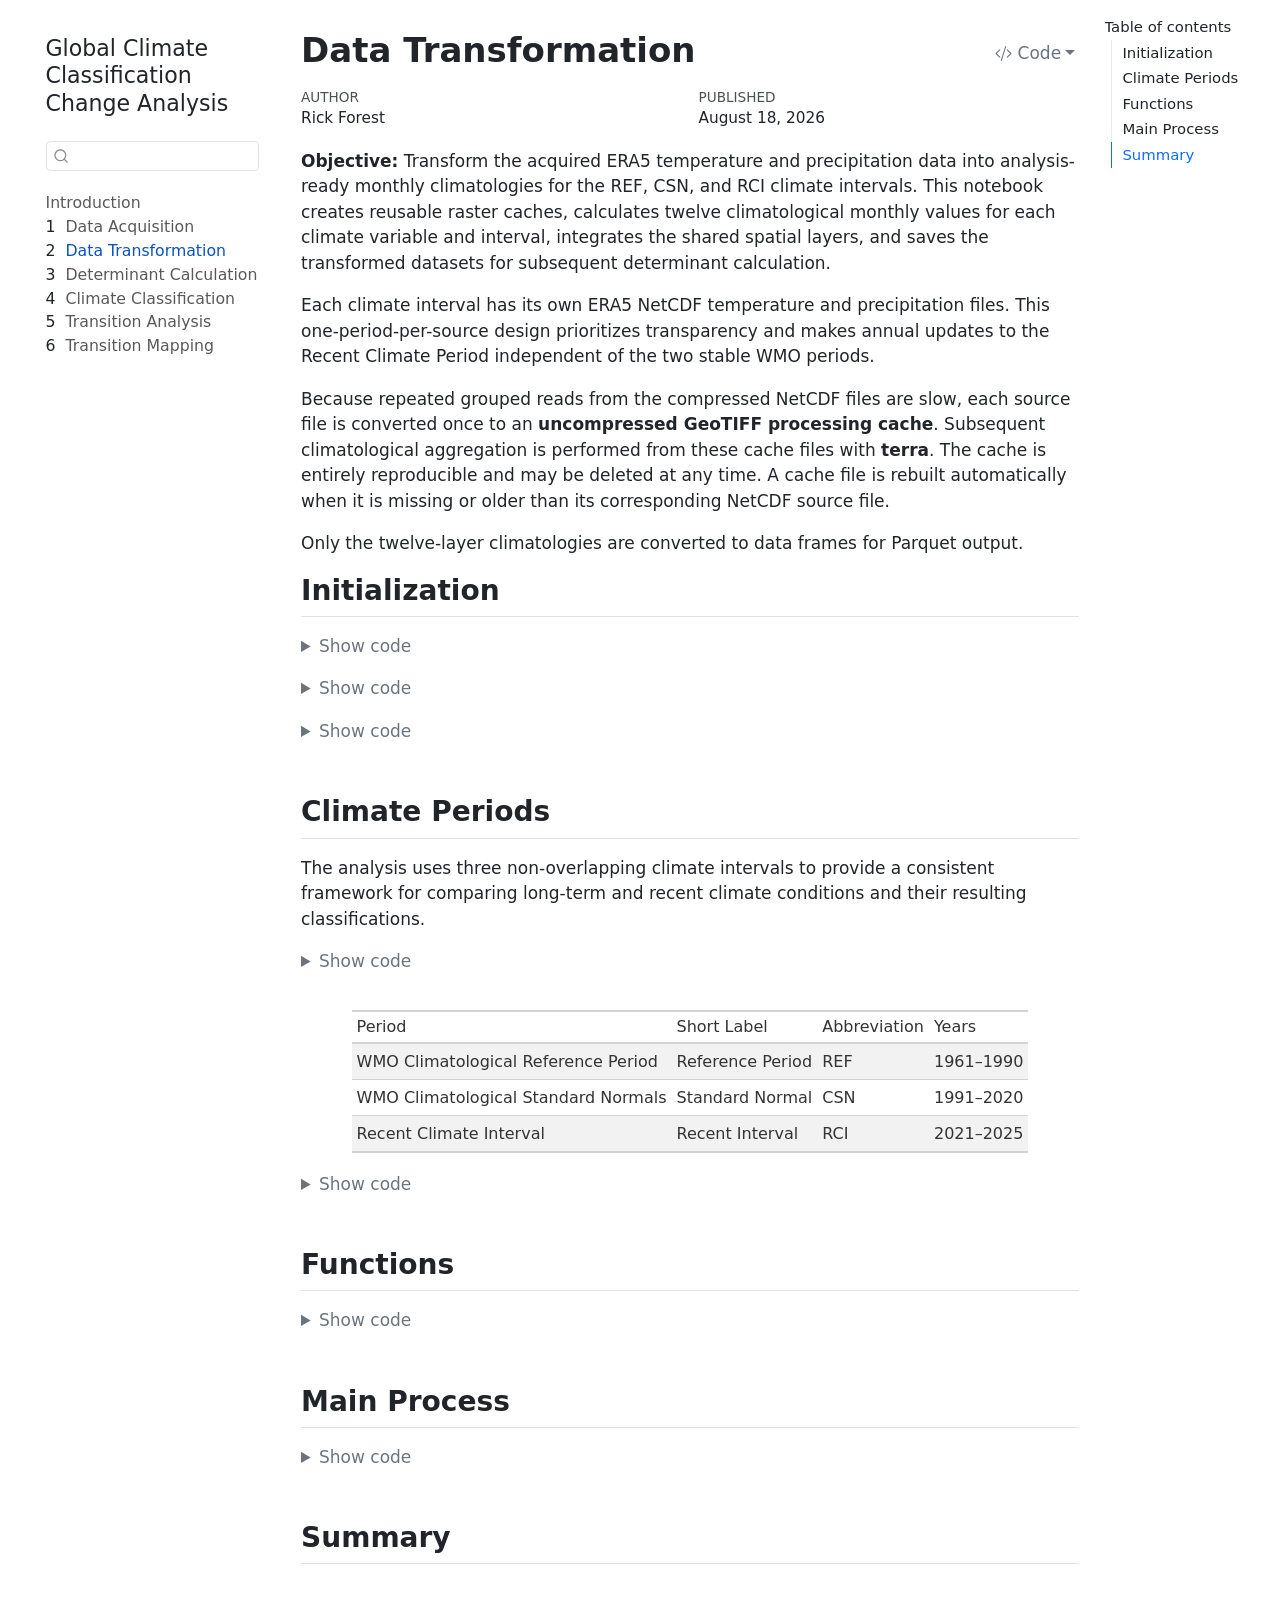
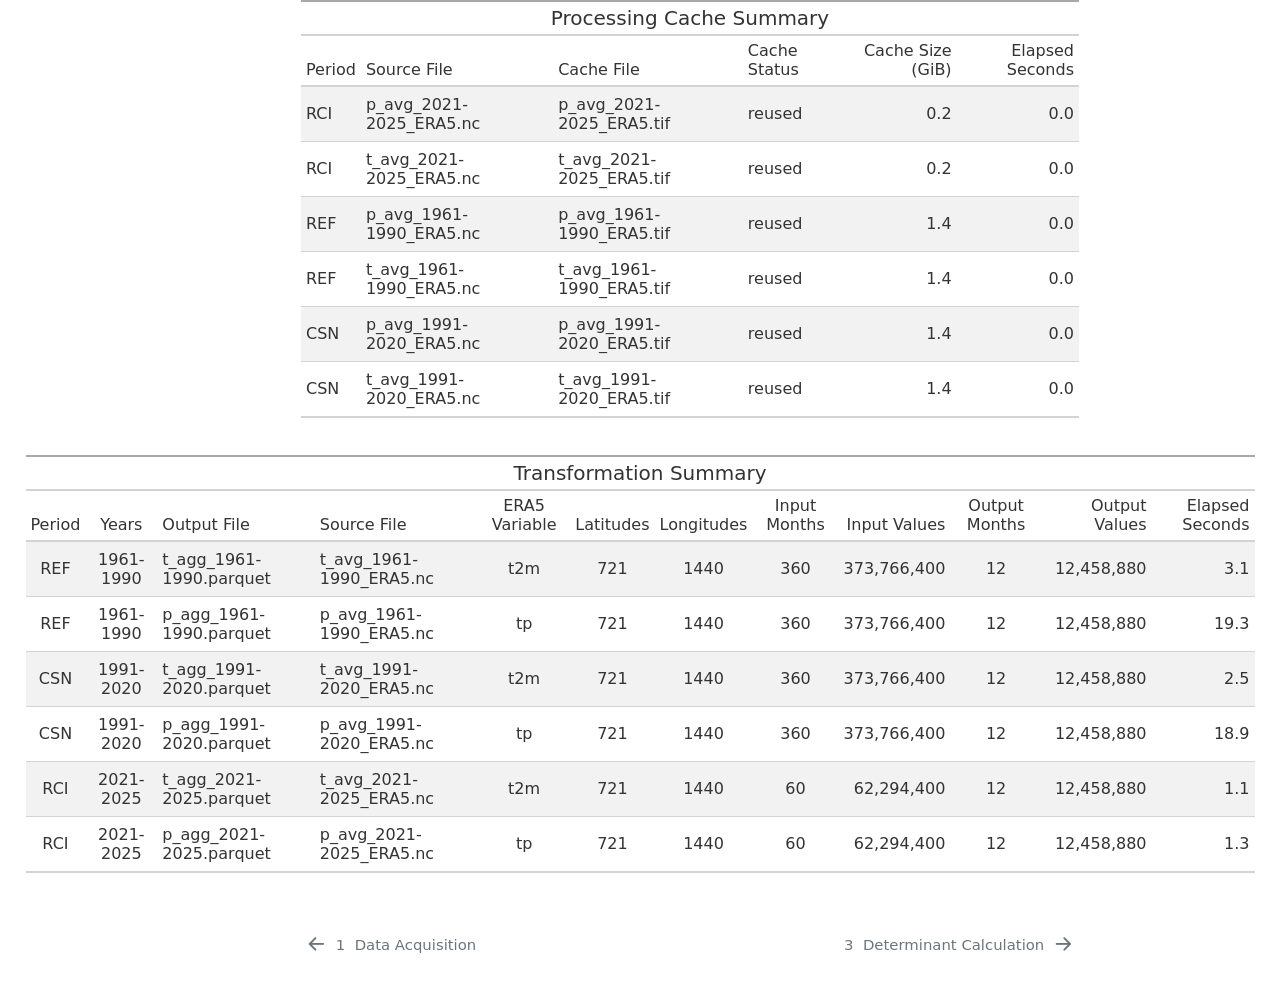
<file: 02-data-transformation.html>
<!DOCTYPE html>
<html xmlns="http://www.w3.org/1999/xhtml" lang="en" xml:lang="en"><head>

<meta charset="utf-8">
<meta name="generator" content="quarto-1.7.31">

<meta name="viewport" content="width=device-width, initial-scale=1.0, user-scalable=yes">

<meta name="author" content="Rick Forest">
<meta name="dcterms.date" content="2026-08-18">

<title>Data Transformation – Global Climate Classification Change Analysis</title>
<style>
code{white-space: pre-wrap;}
span.smallcaps{font-variant: small-caps;}
div.columns{display: flex; gap: min(4vw, 1.5em);}
div.column{flex: auto; overflow-x: auto;}
div.hanging-indent{margin-left: 1.5em; text-indent: -1.5em;}
ul.task-list{list-style: none;}
ul.task-list li input[type="checkbox"] {
  width: 0.8em;
  margin: 0 0.8em 0.2em -1em; /* quarto-specific, see https://github.com/quarto-dev/quarto-cli/issues/4556 */ 
  vertical-align: middle;
}
/* CSS for syntax highlighting */
html { -webkit-text-size-adjust: 100%; }
pre > code.sourceCode { white-space: pre; position: relative; }
pre > code.sourceCode > span { display: inline-block; line-height: 1.25; }
pre > code.sourceCode > span:empty { height: 1.2em; }
.sourceCode { overflow: visible; }
code.sourceCode > span { color: inherit; text-decoration: inherit; }
div.sourceCode { margin: 1em 0; }
pre.sourceCode { margin: 0; }
@media screen {
div.sourceCode { overflow: auto; }
}
@media print {
pre > code.sourceCode { white-space: pre-wrap; }
pre > code.sourceCode > span { text-indent: -5em; padding-left: 5em; }
}
pre.numberSource code
  { counter-reset: source-line 0; }
pre.numberSource code > span
  { position: relative; left: -4em; counter-increment: source-line; }
pre.numberSource code > span > a:first-child::before
  { content: counter(source-line);
    position: relative; left: -1em; text-align: right; vertical-align: baseline;
    border: none; display: inline-block;
    -webkit-touch-callout: none; -webkit-user-select: none;
    -khtml-user-select: none; -moz-user-select: none;
    -ms-user-select: none; user-select: none;
    padding: 0 4px; width: 4em;
  }
pre.numberSource { margin-left: 3em;  padding-left: 4px; }
div.sourceCode
  {   }
@media screen {
pre > code.sourceCode > span > a:first-child::before { text-decoration: underline; }
}
</style>


<script src="site_libs/quarto-nav/quarto-nav.js"></script>
<script src="site_libs/quarto-nav/headroom.min.js"></script>
<script src="site_libs/clipboard/clipboard.min.js"></script>
<script src="site_libs/quarto-search/autocomplete.umd.js"></script>
<script src="site_libs/quarto-search/fuse.min.js"></script>
<script src="site_libs/quarto-search/quarto-search.js"></script>
<meta name="quarto:offset" content="./">
<link href="./03-determinant-calculation.html" rel="next">
<link href="./01-data-acquisition.html" rel="prev">
<script src="site_libs/quarto-html/quarto.js" type="module"></script>
<script src="site_libs/quarto-html/tabsets/tabsets.js" type="module"></script>
<script src="site_libs/quarto-html/popper.min.js"></script>
<script src="site_libs/quarto-html/tippy.umd.min.js"></script>
<script src="site_libs/quarto-html/anchor.min.js"></script>
<link href="site_libs/quarto-html/tippy.css" rel="stylesheet">
<link href="site_libs/quarto-html/quarto-syntax-highlighting-e1a5c8363afafaef2c763b6775fbf3ca.css" rel="stylesheet" id="quarto-text-highlighting-styles">
<script src="site_libs/bootstrap/bootstrap.min.js"></script>
<link href="site_libs/bootstrap/bootstrap-icons.css" rel="stylesheet">
<link href="site_libs/bootstrap/bootstrap-707766490a2d6a7e331f17c5d3230b06.min.css" rel="stylesheet" append-hash="true" id="quarto-bootstrap" data-mode="light">
<script id="quarto-search-options" type="application/json">{
  "location": "sidebar",
  "copy-button": false,
  "collapse-after": 3,
  "panel-placement": "start",
  "type": "textbox",
  "limit": 50,
  "keyboard-shortcut": [
    "f",
    "/",
    "s"
  ],
  "show-item-context": false,
  "language": {
    "search-no-results-text": "No results",
    "search-matching-documents-text": "matching documents",
    "search-copy-link-title": "Copy link to search",
    "search-hide-matches-text": "Hide additional matches",
    "search-more-match-text": "more match in this document",
    "search-more-matches-text": "more matches in this document",
    "search-clear-button-title": "Clear",
    "search-text-placeholder": "",
    "search-detached-cancel-button-title": "Cancel",
    "search-submit-button-title": "Submit",
    "search-label": "Search"
  }
}</script>


</head>

<body class="nav-sidebar floating quarto-light">

<div id="quarto-search-results"></div>
  <header id="quarto-header" class="headroom fixed-top">
  <nav class="quarto-secondary-nav">
    <div class="container-fluid d-flex">
      <button type="button" class="quarto-btn-toggle btn" data-bs-toggle="collapse" role="button" data-bs-target=".quarto-sidebar-collapse-item" aria-controls="quarto-sidebar" aria-expanded="false" aria-label="Toggle sidebar navigation" onclick="if (window.quartoToggleHeadroom) { window.quartoToggleHeadroom(); }">
        <i class="bi bi-layout-text-sidebar-reverse"></i>
      </button>
        <nav class="quarto-page-breadcrumbs" aria-label="breadcrumb"><ol class="breadcrumb"><li class="breadcrumb-item"><a href="./02-data-transformation.html"><span class="chapter-number">2</span>&nbsp; <span class="chapter-title">Data Transformation</span></a></li></ol></nav>
        <a class="flex-grow-1" role="navigation" data-bs-toggle="collapse" data-bs-target=".quarto-sidebar-collapse-item" aria-controls="quarto-sidebar" aria-expanded="false" aria-label="Toggle sidebar navigation" onclick="if (window.quartoToggleHeadroom) { window.quartoToggleHeadroom(); }">      
        </a>
      <button type="button" class="btn quarto-search-button" aria-label="Search" onclick="window.quartoOpenSearch();">
        <i class="bi bi-search"></i>
      </button>
    </div>
  </nav>
</header>
<!-- content -->
<div id="quarto-content" class="quarto-container page-columns page-rows-contents page-layout-full">
<!-- sidebar -->
  <nav id="quarto-sidebar" class="sidebar collapse collapse-horizontal quarto-sidebar-collapse-item sidebar-navigation floating overflow-auto">
    <div class="pt-lg-2 mt-2 text-left sidebar-header">
    <div class="sidebar-title mb-0 py-0">
      <a href="./">Global Climate Classification Change Analysis</a> 
    </div>
      </div>
        <div class="mt-2 flex-shrink-0 align-items-center">
        <div class="sidebar-search">
        <div id="quarto-search" class="" title="Search"></div>
        </div>
        </div>
    <div class="sidebar-menu-container"> 
    <ul class="list-unstyled mt-1">
        <li class="sidebar-item">
  <div class="sidebar-item-container"> 
  <a href="./index.html" class="sidebar-item-text sidebar-link">
 <span class="menu-text">Introduction</span></a>
  </div>
</li>
        <li class="sidebar-item">
  <div class="sidebar-item-container"> 
  <a href="./01-data-acquisition.html" class="sidebar-item-text sidebar-link">
 <span class="menu-text"><span class="chapter-number">1</span>&nbsp; <span class="chapter-title">Data Acquisition</span></span></a>
  </div>
</li>
        <li class="sidebar-item">
  <div class="sidebar-item-container"> 
  <a href="./02-data-transformation.html" class="sidebar-item-text sidebar-link active">
 <span class="menu-text"><span class="chapter-number">2</span>&nbsp; <span class="chapter-title">Data Transformation</span></span></a>
  </div>
</li>
        <li class="sidebar-item">
  <div class="sidebar-item-container"> 
  <a href="./03-determinant-calculation.html" class="sidebar-item-text sidebar-link">
 <span class="menu-text"><span class="chapter-number">3</span>&nbsp; <span class="chapter-title">Determinant Calculation</span></span></a>
  </div>
</li>
        <li class="sidebar-item">
  <div class="sidebar-item-container"> 
  <a href="./04-climate-classification.html" class="sidebar-item-text sidebar-link">
 <span class="menu-text"><span class="chapter-number">4</span>&nbsp; <span class="chapter-title">Climate Classification</span></span></a>
  </div>
</li>
        <li class="sidebar-item">
  <div class="sidebar-item-container"> 
  <a href="./05-transition-analysis.html" class="sidebar-item-text sidebar-link">
 <span class="menu-text"><span class="chapter-number">5</span>&nbsp; <span class="chapter-title">Transition Analysis</span></span></a>
  </div>
</li>
        <li class="sidebar-item">
  <div class="sidebar-item-container"> 
  <a href="./06-transition-mapping.html" class="sidebar-item-text sidebar-link">
 <span class="menu-text"><span class="chapter-number">6</span>&nbsp; <span class="chapter-title">Transition Mapping</span></span></a>
  </div>
</li>
    </ul>
    </div>
</nav>
<div id="quarto-sidebar-glass" class="quarto-sidebar-collapse-item" data-bs-toggle="collapse" data-bs-target=".quarto-sidebar-collapse-item"></div>
<!-- margin-sidebar -->
    <div id="quarto-margin-sidebar" class="sidebar margin-sidebar">
        <nav id="TOC" role="doc-toc" class="toc-active">
    <h2 id="toc-title">Table of contents</h2>
   
  <ul>
  <li><a href="#initialization" id="toc-initialization" class="nav-link active" data-scroll-target="#initialization">Initialization</a></li>
  <li><a href="#climate-periods" id="toc-climate-periods" class="nav-link" data-scroll-target="#climate-periods">Climate Periods</a></li>
  <li><a href="#functions" id="toc-functions" class="nav-link" data-scroll-target="#functions">Functions</a></li>
  <li><a href="#main-process" id="toc-main-process" class="nav-link" data-scroll-target="#main-process">Main Process</a></li>
  <li><a href="#summary" id="toc-summary" class="nav-link" data-scroll-target="#summary">Summary</a></li>
  </ul>
</nav>
    </div>
<!-- main -->
<main class="content page-columns page-full column-body" id="quarto-document-content">

<header id="title-block-header" class="quarto-title-block default">
<div class="quarto-title">
<div class="quarto-title-block"><div><h1 class="title"><span class="chapter-title">Data Transformation</span></h1><button type="button" class="btn code-tools-button dropdown-toggle" id="quarto-code-tools-menu" data-bs-toggle="dropdown" aria-expanded="false"><i class="bi"></i> Code</button><ul class="dropdown-menu dropdown-menu-end" aria-labelelledby="quarto-code-tools-menu"><li><a id="quarto-show-all-code" class="dropdown-item" href="javascript:void(0)" role="button">Show All Code</a></li><li><a id="quarto-hide-all-code" class="dropdown-item" href="javascript:void(0)" role="button">Hide All Code</a></li><li><hr class="dropdown-divider"></li><li><a id="quarto-view-source" class="dropdown-item" href="javascript:void(0)" role="button">View Source</a></li></ul></div></div>
</div>



<div class="quarto-title-meta column-body">

    <div>
    <div class="quarto-title-meta-heading">Author</div>
    <div class="quarto-title-meta-contents">
             <p>Rick Forest </p>
          </div>
  </div>
    
    <div>
    <div class="quarto-title-meta-heading">Published</div>
    <div class="quarto-title-meta-contents">
      <p class="date">August 18, 2026</p>
    </div>
  </div>
  
    
  </div>
  


</header>


<p><strong>Objective:</strong> Transform the acquired ERA5 temperature and precipitation data into analysis-ready monthly climatologies for the REF, CSN, and RCI climate intervals. This notebook creates reusable raster caches, calculates twelve climatological monthly values for each climate variable and interval, integrates the shared spatial layers, and saves the transformed datasets for subsequent determinant calculation.</p>
<p>Each climate interval has its own ERA5 NetCDF temperature and precipitation files. This one-period-per-source design prioritizes transparency and makes annual updates to the Recent Climate Period independent of the two stable WMO periods.</p>
<p>Because repeated grouped reads from the compressed NetCDF files are slow, each source file is converted once to an <strong>uncompressed GeoTIFF processing cache</strong>. Subsequent climatological aggregation is performed from these cache files with <strong>terra</strong>. The cache is entirely reproducible and may be deleted at any time. A cache file is rebuilt automatically when it is missing or older than its corresponding NetCDF source file.</p>
<p>Only the twelve-layer climatologies are converted to data frames for Parquet output.</p>
<section id="initialization" class="level2">
<h2 class="anchored" data-anchor-id="initialization">Initialization</h2>
<div class="cell">
<details class="code-fold">
<summary>Show code</summary>
<div class="sourceCode cell-code" id="cb1"><pre class="sourceCode r code-with-copy"><code class="sourceCode r"><span id="cb1-1"><a href="#cb1-1" aria-hidden="true" tabindex="-1"></a><span class="fu">suppressPackageStartupMessages</span>({</span>
<span id="cb1-2"><a href="#cb1-2" aria-hidden="true" tabindex="-1"></a>  <span class="fu">library</span>(terra)</span>
<span id="cb1-3"><a href="#cb1-3" aria-hidden="true" tabindex="-1"></a>  <span class="fu">library</span>(arrow)</span>
<span id="cb1-4"><a href="#cb1-4" aria-hidden="true" tabindex="-1"></a>  <span class="fu">library</span>(dplyr)</span>
<span id="cb1-5"><a href="#cb1-5" aria-hidden="true" tabindex="-1"></a>  <span class="fu">library</span>(fs)</span>
<span id="cb1-6"><a href="#cb1-6" aria-hidden="true" tabindex="-1"></a>  <span class="fu">library</span>(gt)</span>
<span id="cb1-7"><a href="#cb1-7" aria-hidden="true" tabindex="-1"></a>})</span>
<span id="cb1-8"><a href="#cb1-8" aria-hidden="true" tabindex="-1"></a></span>
<span id="cb1-9"><a href="#cb1-9" aria-hidden="true" tabindex="-1"></a><span class="fu">terraOptions</span>(<span class="at">progress =</span> <span class="dv">0</span>)</span></code><button title="Copy to Clipboard" class="code-copy-button"><i class="bi"></i></button></pre></div>
</details>
</div>
<div class="cell">
<details class="code-fold">
<summary>Show code</summary>
<div class="sourceCode cell-code" id="cb2"><pre class="sourceCode r code-with-copy"><code class="sourceCode r"><span id="cb2-1"><a href="#cb2-1" aria-hidden="true" tabindex="-1"></a>dir_raw <span class="ot">&lt;-</span> <span class="fu">path</span>(<span class="st">"data"</span>, <span class="st">"raw"</span>)</span>
<span id="cb2-2"><a href="#cb2-2" aria-hidden="true" tabindex="-1"></a>dir_transformed <span class="ot">&lt;-</span> <span class="fu">path</span>(<span class="st">"data"</span>, <span class="st">"transformed"</span>)</span>
<span id="cb2-3"><a href="#cb2-3" aria-hidden="true" tabindex="-1"></a>dir_cache <span class="ot">&lt;-</span> <span class="fu">path</span>(<span class="st">"data"</span>, <span class="st">"cache"</span>)</span>
<span id="cb2-4"><a href="#cb2-4" aria-hidden="true" tabindex="-1"></a></span>
<span id="cb2-5"><a href="#cb2-5" aria-hidden="true" tabindex="-1"></a><span class="fu">dir_create</span>(<span class="fu">c</span>(</span>
<span id="cb2-6"><a href="#cb2-6" aria-hidden="true" tabindex="-1"></a>  dir_transformed,</span>
<span id="cb2-7"><a href="#cb2-7" aria-hidden="true" tabindex="-1"></a>  dir_cache</span>
<span id="cb2-8"><a href="#cb2-8" aria-hidden="true" tabindex="-1"></a>))</span>
<span id="cb2-9"><a href="#cb2-9" aria-hidden="true" tabindex="-1"></a></span>
<span id="cb2-10"><a href="#cb2-10" aria-hidden="true" tabindex="-1"></a>cache_log_path <span class="ot">&lt;-</span> <span class="fu">path</span>(</span>
<span id="cb2-11"><a href="#cb2-11" aria-hidden="true" tabindex="-1"></a>  dir_transformed,</span>
<span id="cb2-12"><a href="#cb2-12" aria-hidden="true" tabindex="-1"></a>  <span class="st">"cache_log.csv"</span></span>
<span id="cb2-13"><a href="#cb2-13" aria-hidden="true" tabindex="-1"></a>)</span>
<span id="cb2-14"><a href="#cb2-14" aria-hidden="true" tabindex="-1"></a></span>
<span id="cb2-15"><a href="#cb2-15" aria-hidden="true" tabindex="-1"></a>transformation_log_path <span class="ot">&lt;-</span> <span class="fu">path</span>(</span>
<span id="cb2-16"><a href="#cb2-16" aria-hidden="true" tabindex="-1"></a>  dir_transformed,</span>
<span id="cb2-17"><a href="#cb2-17" aria-hidden="true" tabindex="-1"></a>  <span class="st">"transformation_log.csv"</span></span>
<span id="cb2-18"><a href="#cb2-18" aria-hidden="true" tabindex="-1"></a>)</span></code><button title="Copy to Clipboard" class="code-copy-button"><i class="bi"></i></button></pre></div>
</details>
</div>
<div class="cell">
<details class="code-fold">
<summary>Show code</summary>
<div class="sourceCode cell-code" id="cb3"><pre class="sourceCode r code-with-copy"><code class="sourceCode r"><span id="cb3-1"><a href="#cb3-1" aria-hidden="true" tabindex="-1"></a><span class="co"># Run the complete ERA5 transformation workflow.</span></span>
<span id="cb3-2"><a href="#cb3-2" aria-hidden="true" tabindex="-1"></a><span class="co">#</span></span>
<span id="cb3-3"><a href="#cb3-3" aria-hidden="true" tabindex="-1"></a><span class="co"># FALSE is the normal setting for previewing or rendering the notebook after</span></span>
<span id="cb3-4"><a href="#cb3-4" aria-hidden="true" tabindex="-1"></a><span class="co"># transformed outputs already exist. Set to TRUE only when the source ERA5 data</span></span>
<span id="cb3-5"><a href="#cb3-5" aria-hidden="true" tabindex="-1"></a><span class="co"># have changed or the transformed datasets need to be rebuilt.</span></span>
<span id="cb3-6"><a href="#cb3-6" aria-hidden="true" tabindex="-1"></a>run_transformation <span class="ot">&lt;-</span> <span class="cn">FALSE</span></span></code><button title="Copy to Clipboard" class="code-copy-button"><i class="bi"></i></button></pre></div>
</details>
</div>
</section>
<section id="climate-periods" class="level2">
<h2 class="anchored" data-anchor-id="climate-periods">Climate Periods</h2>
<p>The analysis uses three non-overlapping climate intervals to provide a consistent framework for comparing long-term and recent climate conditions and their resulting classifications.</p>
<div class="cell">
<details class="code-fold">
<summary>Show code</summary>
<div class="sourceCode cell-code" id="cb4"><pre class="sourceCode r code-with-copy"><code class="sourceCode r"><span id="cb4-1"><a href="#cb4-1" aria-hidden="true" tabindex="-1"></a><span class="fu">source</span>(<span class="st">"R/climate-periods.R"</span>)</span>
<span id="cb4-2"><a href="#cb4-2" aria-hidden="true" tabindex="-1"></a></span>
<span id="cb4-3"><a href="#cb4-3" aria-hidden="true" tabindex="-1"></a>climate_periods <span class="sc">|&gt;</span></span>
<span id="cb4-4"><a href="#cb4-4" aria-hidden="true" tabindex="-1"></a>  <span class="fu">transmute</span>(</span>
<span id="cb4-5"><a href="#cb4-5" aria-hidden="true" tabindex="-1"></a>    <span class="st">`</span><span class="at">Period</span><span class="st">`</span> <span class="ot">=</span> period_name,</span>
<span id="cb4-6"><a href="#cb4-6" aria-hidden="true" tabindex="-1"></a>    <span class="st">`</span><span class="at">Short Label</span><span class="st">`</span> <span class="ot">=</span> period_label,</span>
<span id="cb4-7"><a href="#cb4-7" aria-hidden="true" tabindex="-1"></a>    <span class="st">`</span><span class="at">Abbreviation</span><span class="st">`</span> <span class="ot">=</span> period_abbr,</span>
<span id="cb4-8"><a href="#cb4-8" aria-hidden="true" tabindex="-1"></a>    <span class="st">`</span><span class="at">Years</span><span class="st">`</span> <span class="ot">=</span> <span class="fu">sprintf</span>(<span class="st">"%d–%d"</span>, start_year, end_year)</span>
<span id="cb4-9"><a href="#cb4-9" aria-hidden="true" tabindex="-1"></a>  ) <span class="sc">|&gt;</span></span>
<span id="cb4-10"><a href="#cb4-10" aria-hidden="true" tabindex="-1"></a>  <span class="fu">gt</span>()</span></code><button title="Copy to Clipboard" class="code-copy-button"><i class="bi"></i></button></pre></div>
</details>
<div class="cell-output-display">
<div id="mhermecfpw" style="padding-left:0px;padding-right:0px;padding-top:10px;padding-bottom:10px;overflow-x:auto;overflow-y:auto;width:auto;height:auto;">
<style>#mhermecfpw table {
  font-family: system-ui, 'Segoe UI', Roboto, Helvetica, Arial, sans-serif, 'Apple Color Emoji', 'Segoe UI Emoji', 'Segoe UI Symbol', 'Noto Color Emoji';
  -webkit-font-smoothing: antialiased;
  -moz-osx-font-smoothing: grayscale;
}

#mhermecfpw thead, #mhermecfpw tbody, #mhermecfpw tfoot, #mhermecfpw tr, #mhermecfpw td, #mhermecfpw th {
  border-style: none;
}

#mhermecfpw p {
  margin: 0;
  padding: 0;
}

#mhermecfpw .gt_table {
  display: table;
  border-collapse: collapse;
  line-height: normal;
  margin-left: auto;
  margin-right: auto;
  color: #333333;
  font-size: 16px;
  font-weight: normal;
  font-style: normal;
  background-color: #FFFFFF;
  width: auto;
  border-top-style: solid;
  border-top-width: 2px;
  border-top-color: #A8A8A8;
  border-right-style: none;
  border-right-width: 2px;
  border-right-color: #D3D3D3;
  border-bottom-style: solid;
  border-bottom-width: 2px;
  border-bottom-color: #A8A8A8;
  border-left-style: none;
  border-left-width: 2px;
  border-left-color: #D3D3D3;
}

#mhermecfpw .gt_caption {
  padding-top: 4px;
  padding-bottom: 4px;
}

#mhermecfpw .gt_title {
  color: #333333;
  font-size: 125%;
  font-weight: initial;
  padding-top: 4px;
  padding-bottom: 4px;
  padding-left: 5px;
  padding-right: 5px;
  border-bottom-color: #FFFFFF;
  border-bottom-width: 0;
}

#mhermecfpw .gt_subtitle {
  color: #333333;
  font-size: 85%;
  font-weight: initial;
  padding-top: 3px;
  padding-bottom: 5px;
  padding-left: 5px;
  padding-right: 5px;
  border-top-color: #FFFFFF;
  border-top-width: 0;
}

#mhermecfpw .gt_heading {
  background-color: #FFFFFF;
  text-align: center;
  border-bottom-color: #FFFFFF;
  border-left-style: none;
  border-left-width: 1px;
  border-left-color: #D3D3D3;
  border-right-style: none;
  border-right-width: 1px;
  border-right-color: #D3D3D3;
}

#mhermecfpw .gt_bottom_border {
  border-bottom-style: solid;
  border-bottom-width: 2px;
  border-bottom-color: #D3D3D3;
}

#mhermecfpw .gt_col_headings {
  border-top-style: solid;
  border-top-width: 2px;
  border-top-color: #D3D3D3;
  border-bottom-style: solid;
  border-bottom-width: 2px;
  border-bottom-color: #D3D3D3;
  border-left-style: none;
  border-left-width: 1px;
  border-left-color: #D3D3D3;
  border-right-style: none;
  border-right-width: 1px;
  border-right-color: #D3D3D3;
}

#mhermecfpw .gt_col_heading {
  color: #333333;
  background-color: #FFFFFF;
  font-size: 100%;
  font-weight: normal;
  text-transform: inherit;
  border-left-style: none;
  border-left-width: 1px;
  border-left-color: #D3D3D3;
  border-right-style: none;
  border-right-width: 1px;
  border-right-color: #D3D3D3;
  vertical-align: bottom;
  padding-top: 5px;
  padding-bottom: 6px;
  padding-left: 5px;
  padding-right: 5px;
  overflow-x: hidden;
}

#mhermecfpw .gt_column_spanner_outer {
  color: #333333;
  background-color: #FFFFFF;
  font-size: 100%;
  font-weight: normal;
  text-transform: inherit;
  padding-top: 0;
  padding-bottom: 0;
  padding-left: 4px;
  padding-right: 4px;
}

#mhermecfpw .gt_column_spanner_outer:first-child {
  padding-left: 0;
}

#mhermecfpw .gt_column_spanner_outer:last-child {
  padding-right: 0;
}

#mhermecfpw .gt_column_spanner {
  border-bottom-style: solid;
  border-bottom-width: 2px;
  border-bottom-color: #D3D3D3;
  vertical-align: bottom;
  padding-top: 5px;
  padding-bottom: 5px;
  overflow-x: hidden;
  display: inline-block;
  width: 100%;
}

#mhermecfpw .gt_spanner_row {
  border-bottom-style: hidden;
}

#mhermecfpw .gt_group_heading {
  padding-top: 8px;
  padding-bottom: 8px;
  padding-left: 5px;
  padding-right: 5px;
  color: #333333;
  background-color: #FFFFFF;
  font-size: 100%;
  font-weight: initial;
  text-transform: inherit;
  border-top-style: solid;
  border-top-width: 2px;
  border-top-color: #D3D3D3;
  border-bottom-style: solid;
  border-bottom-width: 2px;
  border-bottom-color: #D3D3D3;
  border-left-style: none;
  border-left-width: 1px;
  border-left-color: #D3D3D3;
  border-right-style: none;
  border-right-width: 1px;
  border-right-color: #D3D3D3;
  vertical-align: middle;
  text-align: left;
}

#mhermecfpw .gt_empty_group_heading {
  padding: 0.5px;
  color: #333333;
  background-color: #FFFFFF;
  font-size: 100%;
  font-weight: initial;
  border-top-style: solid;
  border-top-width: 2px;
  border-top-color: #D3D3D3;
  border-bottom-style: solid;
  border-bottom-width: 2px;
  border-bottom-color: #D3D3D3;
  vertical-align: middle;
}

#mhermecfpw .gt_from_md > :first-child {
  margin-top: 0;
}

#mhermecfpw .gt_from_md > :last-child {
  margin-bottom: 0;
}

#mhermecfpw .gt_row {
  padding-top: 8px;
  padding-bottom: 8px;
  padding-left: 5px;
  padding-right: 5px;
  margin: 10px;
  border-top-style: solid;
  border-top-width: 1px;
  border-top-color: #D3D3D3;
  border-left-style: none;
  border-left-width: 1px;
  border-left-color: #D3D3D3;
  border-right-style: none;
  border-right-width: 1px;
  border-right-color: #D3D3D3;
  vertical-align: middle;
  overflow-x: hidden;
}

#mhermecfpw .gt_stub {
  color: #333333;
  background-color: #FFFFFF;
  font-size: 100%;
  font-weight: initial;
  text-transform: inherit;
  border-right-style: solid;
  border-right-width: 2px;
  border-right-color: #D3D3D3;
  padding-left: 5px;
  padding-right: 5px;
}

#mhermecfpw .gt_stub_row_group {
  color: #333333;
  background-color: #FFFFFF;
  font-size: 100%;
  font-weight: initial;
  text-transform: inherit;
  border-right-style: solid;
  border-right-width: 2px;
  border-right-color: #D3D3D3;
  padding-left: 5px;
  padding-right: 5px;
  vertical-align: top;
}

#mhermecfpw .gt_row_group_first td {
  border-top-width: 2px;
}

#mhermecfpw .gt_row_group_first th {
  border-top-width: 2px;
}

#mhermecfpw .gt_summary_row {
  color: #333333;
  background-color: #FFFFFF;
  text-transform: inherit;
  padding-top: 8px;
  padding-bottom: 8px;
  padding-left: 5px;
  padding-right: 5px;
}

#mhermecfpw .gt_first_summary_row {
  border-top-style: solid;
  border-top-color: #D3D3D3;
}

#mhermecfpw .gt_first_summary_row.thick {
  border-top-width: 2px;
}

#mhermecfpw .gt_last_summary_row {
  padding-top: 8px;
  padding-bottom: 8px;
  padding-left: 5px;
  padding-right: 5px;
  border-bottom-style: solid;
  border-bottom-width: 2px;
  border-bottom-color: #D3D3D3;
}

#mhermecfpw .gt_grand_summary_row {
  color: #333333;
  background-color: #FFFFFF;
  text-transform: inherit;
  padding-top: 8px;
  padding-bottom: 8px;
  padding-left: 5px;
  padding-right: 5px;
}

#mhermecfpw .gt_first_grand_summary_row {
  padding-top: 8px;
  padding-bottom: 8px;
  padding-left: 5px;
  padding-right: 5px;
  border-top-style: double;
  border-top-width: 6px;
  border-top-color: #D3D3D3;
}

#mhermecfpw .gt_last_grand_summary_row_top {
  padding-top: 8px;
  padding-bottom: 8px;
  padding-left: 5px;
  padding-right: 5px;
  border-bottom-style: double;
  border-bottom-width: 6px;
  border-bottom-color: #D3D3D3;
}

#mhermecfpw .gt_striped {
  background-color: rgba(128, 128, 128, 0.05);
}

#mhermecfpw .gt_table_body {
  border-top-style: solid;
  border-top-width: 2px;
  border-top-color: #D3D3D3;
  border-bottom-style: solid;
  border-bottom-width: 2px;
  border-bottom-color: #D3D3D3;
}

#mhermecfpw .gt_footnotes {
  color: #333333;
  background-color: #FFFFFF;
  border-bottom-style: none;
  border-bottom-width: 2px;
  border-bottom-color: #D3D3D3;
  border-left-style: none;
  border-left-width: 2px;
  border-left-color: #D3D3D3;
  border-right-style: none;
  border-right-width: 2px;
  border-right-color: #D3D3D3;
}

#mhermecfpw .gt_footnote {
  margin: 0px;
  font-size: 90%;
  padding-top: 4px;
  padding-bottom: 4px;
  padding-left: 5px;
  padding-right: 5px;
}

#mhermecfpw .gt_sourcenotes {
  color: #333333;
  background-color: #FFFFFF;
  border-bottom-style: none;
  border-bottom-width: 2px;
  border-bottom-color: #D3D3D3;
  border-left-style: none;
  border-left-width: 2px;
  border-left-color: #D3D3D3;
  border-right-style: none;
  border-right-width: 2px;
  border-right-color: #D3D3D3;
}

#mhermecfpw .gt_sourcenote {
  font-size: 90%;
  padding-top: 4px;
  padding-bottom: 4px;
  padding-left: 5px;
  padding-right: 5px;
}

#mhermecfpw .gt_left {
  text-align: left;
}

#mhermecfpw .gt_center {
  text-align: center;
}

#mhermecfpw .gt_right {
  text-align: right;
  font-variant-numeric: tabular-nums;
}

#mhermecfpw .gt_font_normal {
  font-weight: normal;
}

#mhermecfpw .gt_font_bold {
  font-weight: bold;
}

#mhermecfpw .gt_font_italic {
  font-style: italic;
}

#mhermecfpw .gt_super {
  font-size: 65%;
}

#mhermecfpw .gt_footnote_marks {
  font-size: 75%;
  vertical-align: 0.4em;
  position: initial;
}

#mhermecfpw .gt_asterisk {
  font-size: 100%;
  vertical-align: 0;
}

#mhermecfpw .gt_indent_1 {
  text-indent: 5px;
}

#mhermecfpw .gt_indent_2 {
  text-indent: 10px;
}

#mhermecfpw .gt_indent_3 {
  text-indent: 15px;
}

#mhermecfpw .gt_indent_4 {
  text-indent: 20px;
}

#mhermecfpw .gt_indent_5 {
  text-indent: 25px;
}

#mhermecfpw .katex-display {
  display: inline-flex !important;
  margin-bottom: 0.75em !important;
}

#mhermecfpw div.Reactable > div.rt-table > div.rt-thead > div.rt-tr.rt-tr-group-header > div.rt-th-group:after {
  height: 0px !important;
}
</style>

<table class="gt_table caption-top table table-sm table-striped small" data-quarto-postprocess="true" data-quarto-disable-processing="false" data-quarto-bootstrap="false">
<thead>
<tr class="gt_col_headings header">
<th id="Period" class="gt_col_heading gt_columns_bottom_border gt_left" data-quarto-table-cell-role="th" scope="col">Period</th>
<th id="Short-Label" class="gt_col_heading gt_columns_bottom_border gt_left" data-quarto-table-cell-role="th" scope="col">Short Label</th>
<th id="Abbreviation" class="gt_col_heading gt_columns_bottom_border gt_left" data-quarto-table-cell-role="th" scope="col">Abbreviation</th>
<th id="Years" class="gt_col_heading gt_columns_bottom_border gt_left" data-quarto-table-cell-role="th" scope="col">Years</th>
</tr>
</thead>
<tbody class="gt_table_body">
<tr class="odd">
<td class="gt_row gt_left" headers="Period">WMO Climatological Reference Period</td>
<td class="gt_row gt_left" headers="Short Label">Reference Period</td>
<td class="gt_row gt_left" headers="Abbreviation">REF</td>
<td class="gt_row gt_left" headers="Years">1961–1990</td>
</tr>
<tr class="even">
<td class="gt_row gt_left" headers="Period">WMO Climatological Standard Normals</td>
<td class="gt_row gt_left" headers="Short Label">Standard Normal</td>
<td class="gt_row gt_left" headers="Abbreviation">CSN</td>
<td class="gt_row gt_left" headers="Years">1991–2020</td>
</tr>
<tr class="odd">
<td class="gt_row gt_left" headers="Period">Recent Climate Interval</td>
<td class="gt_row gt_left" headers="Short Label">Recent Interval</td>
<td class="gt_row gt_left" headers="Abbreviation">RCI</td>
<td class="gt_row gt_left" headers="Years">2021–2025</td>
</tr>
</tbody>
</table>

</div>
</div>
</div>
<div class="cell">
<details class="code-fold">
<summary>Show code</summary>
<div class="sourceCode cell-code" id="cb5"><pre class="sourceCode r code-with-copy"><code class="sourceCode r"><span id="cb5-1"><a href="#cb5-1" aria-hidden="true" tabindex="-1"></a>climate_variables <span class="ot">&lt;-</span> tibble<span class="sc">::</span><span class="fu">tribble</span>(</span>
<span id="cb5-2"><a href="#cb5-2" aria-hidden="true" tabindex="-1"></a>  <span class="sc">~</span>climate_variable, <span class="sc">~</span>netcdf_variable,</span>
<span id="cb5-3"><a href="#cb5-3" aria-hidden="true" tabindex="-1"></a>  <span class="st">"t"</span>,               <span class="st">"t2m"</span>,</span>
<span id="cb5-4"><a href="#cb5-4" aria-hidden="true" tabindex="-1"></a>  <span class="st">"p"</span>,               <span class="st">"tp"</span></span>
<span id="cb5-5"><a href="#cb5-5" aria-hidden="true" tabindex="-1"></a>)</span>
<span id="cb5-6"><a href="#cb5-6" aria-hidden="true" tabindex="-1"></a></span>
<span id="cb5-7"><a href="#cb5-7" aria-hidden="true" tabindex="-1"></a>source_files <span class="ot">&lt;-</span> tidyr<span class="sc">::</span><span class="fu">crossing</span>(</span>
<span id="cb5-8"><a href="#cb5-8" aria-hidden="true" tabindex="-1"></a>  climate_periods,</span>
<span id="cb5-9"><a href="#cb5-9" aria-hidden="true" tabindex="-1"></a>  climate_variables</span>
<span id="cb5-10"><a href="#cb5-10" aria-hidden="true" tabindex="-1"></a>) <span class="sc">|&gt;</span></span>
<span id="cb5-11"><a href="#cb5-11" aria-hidden="true" tabindex="-1"></a>  <span class="fu">transmute</span>(</span>
<span id="cb5-12"><a href="#cb5-12" aria-hidden="true" tabindex="-1"></a>    period_id,</span>
<span id="cb5-13"><a href="#cb5-13" aria-hidden="true" tabindex="-1"></a>    period_name,</span>
<span id="cb5-14"><a href="#cb5-14" aria-hidden="true" tabindex="-1"></a>    period_label,</span>
<span id="cb5-15"><a href="#cb5-15" aria-hidden="true" tabindex="-1"></a>    period_abbr,</span>
<span id="cb5-16"><a href="#cb5-16" aria-hidden="true" tabindex="-1"></a>    climate_variable,</span>
<span id="cb5-17"><a href="#cb5-17" aria-hidden="true" tabindex="-1"></a>    netcdf_variable,</span>
<span id="cb5-18"><a href="#cb5-18" aria-hidden="true" tabindex="-1"></a>    <span class="at">beg =</span> start_year,</span>
<span id="cb5-19"><a href="#cb5-19" aria-hidden="true" tabindex="-1"></a>    <span class="at">end =</span> end_year,</span>
<span id="cb5-20"><a href="#cb5-20" aria-hidden="true" tabindex="-1"></a>    <span class="at">file_name =</span> <span class="fu">sprintf</span>(</span>
<span id="cb5-21"><a href="#cb5-21" aria-hidden="true" tabindex="-1"></a>      <span class="st">"%s_avg_%d-%d_ERA5.nc"</span>,</span>
<span id="cb5-22"><a href="#cb5-22" aria-hidden="true" tabindex="-1"></a>      climate_variable,</span>
<span id="cb5-23"><a href="#cb5-23" aria-hidden="true" tabindex="-1"></a>      start_year,</span>
<span id="cb5-24"><a href="#cb5-24" aria-hidden="true" tabindex="-1"></a>      end_year</span>
<span id="cb5-25"><a href="#cb5-25" aria-hidden="true" tabindex="-1"></a>    ),</span>
<span id="cb5-26"><a href="#cb5-26" aria-hidden="true" tabindex="-1"></a>    <span class="at">cache_name =</span> <span class="fu">sprintf</span>(</span>
<span id="cb5-27"><a href="#cb5-27" aria-hidden="true" tabindex="-1"></a>      <span class="st">"%s_avg_%d-%d_ERA5.tif"</span>,</span>
<span id="cb5-28"><a href="#cb5-28" aria-hidden="true" tabindex="-1"></a>      climate_variable,</span>
<span id="cb5-29"><a href="#cb5-29" aria-hidden="true" tabindex="-1"></a>      start_year,</span>
<span id="cb5-30"><a href="#cb5-30" aria-hidden="true" tabindex="-1"></a>      end_year</span>
<span id="cb5-31"><a href="#cb5-31" aria-hidden="true" tabindex="-1"></a>    )</span>
<span id="cb5-32"><a href="#cb5-32" aria-hidden="true" tabindex="-1"></a>  )</span>
<span id="cb5-33"><a href="#cb5-33" aria-hidden="true" tabindex="-1"></a></span>
<span id="cb5-34"><a href="#cb5-34" aria-hidden="true" tabindex="-1"></a>mask_file <span class="ot">&lt;-</span> <span class="st">"land_sea_mask_ERA5_025deg.nc"</span></span></code><button title="Copy to Clipboard" class="code-copy-button"><i class="bi"></i></button></pre></div>
</details>
</div>
</section>
<section id="functions" class="level2">
<h2 class="anchored" data-anchor-id="functions">Functions</h2>
<div class="cell">
<details class="code-fold">
<summary>Show code</summary>
<div class="sourceCode cell-code" id="cb6"><pre class="sourceCode r code-with-copy"><code class="sourceCode r"><span id="cb6-1"><a href="#cb6-1" aria-hidden="true" tabindex="-1"></a>fn_read_era5 <span class="ot">&lt;-</span> <span class="cf">function</span>(file_path, variable, <span class="at">require_time =</span> <span class="cn">TRUE</span>) {</span>
<span id="cb6-2"><a href="#cb6-2" aria-hidden="true" tabindex="-1"></a>  <span class="co"># CDS NetCDF files may expose variables as GDAL subdatasets.</span></span>
<span id="cb6-3"><a href="#cb6-3" aria-hidden="true" tabindex="-1"></a>  r <span class="ot">&lt;-</span> <span class="fu">try</span>(<span class="fu">rast</span>(file_path, <span class="at">subds =</span> variable), <span class="at">silent =</span> <span class="cn">TRUE</span>)</span>
<span id="cb6-4"><a href="#cb6-4" aria-hidden="true" tabindex="-1"></a></span>
<span id="cb6-5"><a href="#cb6-5" aria-hidden="true" tabindex="-1"></a>  <span class="cf">if</span> (<span class="fu">inherits</span>(r, <span class="st">"try-error"</span>)) {</span>
<span id="cb6-6"><a href="#cb6-6" aria-hidden="true" tabindex="-1"></a>    r <span class="ot">&lt;-</span> <span class="fu">rast</span>(file_path)</span>
<span id="cb6-7"><a href="#cb6-7" aria-hidden="true" tabindex="-1"></a>  }</span>
<span id="cb6-8"><a href="#cb6-8" aria-hidden="true" tabindex="-1"></a></span>
<span id="cb6-9"><a href="#cb6-9" aria-hidden="true" tabindex="-1"></a>  <span class="cf">if</span> (require_time <span class="sc">&amp;&amp;</span> <span class="sc">!</span><span class="fu">has.time</span>(r)) {</span>
<span id="cb6-10"><a href="#cb6-10" aria-hidden="true" tabindex="-1"></a>    <span class="fu">stop</span>(<span class="st">"No time dimension was detected in: "</span>, file_path)</span>
<span id="cb6-11"><a href="#cb6-11" aria-hidden="true" tabindex="-1"></a>  }</span>
<span id="cb6-12"><a href="#cb6-12" aria-hidden="true" tabindex="-1"></a></span>
<span id="cb6-13"><a href="#cb6-13" aria-hidden="true" tabindex="-1"></a>  <span class="co"># Keep the native ERA5 0..360 longitude geometry while processing the</span></span>
<span id="cb6-14"><a href="#cb6-14" aria-hidden="true" tabindex="-1"></a>  <span class="co"># hundreds of monthly layers. Rotation is deferred until after aggregation.</span></span>
<span id="cb6-15"><a href="#cb6-15" aria-hidden="true" tabindex="-1"></a>  r</span>
<span id="cb6-16"><a href="#cb6-16" aria-hidden="true" tabindex="-1"></a>}</span>
<span id="cb6-17"><a href="#cb6-17" aria-hidden="true" tabindex="-1"></a></span>
<span id="cb6-18"><a href="#cb6-18" aria-hidden="true" tabindex="-1"></a>fn_source_row <span class="ot">&lt;-</span> <span class="cf">function</span>(climate_variable, period_id) {</span>
<span id="cb6-19"><a href="#cb6-19" aria-hidden="true" tabindex="-1"></a>  candidate <span class="ot">&lt;-</span> source_files <span class="sc">|&gt;</span></span>
<span id="cb6-20"><a href="#cb6-20" aria-hidden="true" tabindex="-1"></a>    <span class="fu">filter</span>(</span>
<span id="cb6-21"><a href="#cb6-21" aria-hidden="true" tabindex="-1"></a>      .data<span class="sc">$</span>climate_variable <span class="sc">==</span> .env<span class="sc">$</span>climate_variable,</span>
<span id="cb6-22"><a href="#cb6-22" aria-hidden="true" tabindex="-1"></a>      .data<span class="sc">$</span>period_id <span class="sc">==</span> .env<span class="sc">$</span>period_id</span>
<span id="cb6-23"><a href="#cb6-23" aria-hidden="true" tabindex="-1"></a>    )</span>
<span id="cb6-24"><a href="#cb6-24" aria-hidden="true" tabindex="-1"></a></span>
<span id="cb6-25"><a href="#cb6-25" aria-hidden="true" tabindex="-1"></a>  <span class="cf">if</span> (<span class="fu">nrow</span>(candidate) <span class="sc">!=</span> <span class="dv">1</span>) {</span>
<span id="cb6-26"><a href="#cb6-26" aria-hidden="true" tabindex="-1"></a>    <span class="fu">stop</span>(</span>
<span id="cb6-27"><a href="#cb6-27" aria-hidden="true" tabindex="-1"></a>      <span class="st">"Expected exactly one source file for variable "</span>, climate_variable,</span>
<span id="cb6-28"><a href="#cb6-28" aria-hidden="true" tabindex="-1"></a>      <span class="st">" and period "</span>, period_id, <span class="st">"."</span></span>
<span id="cb6-29"><a href="#cb6-29" aria-hidden="true" tabindex="-1"></a>    )</span>
<span id="cb6-30"><a href="#cb6-30" aria-hidden="true" tabindex="-1"></a>  }</span>
<span id="cb6-31"><a href="#cb6-31" aria-hidden="true" tabindex="-1"></a></span>
<span id="cb6-32"><a href="#cb6-32" aria-hidden="true" tabindex="-1"></a>  candidate</span>
<span id="cb6-33"><a href="#cb6-33" aria-hidden="true" tabindex="-1"></a>}</span>
<span id="cb6-34"><a href="#cb6-34" aria-hidden="true" tabindex="-1"></a></span>
<span id="cb6-35"><a href="#cb6-35" aria-hidden="true" tabindex="-1"></a>fn_ensure_cache <span class="ot">&lt;-</span> <span class="cf">function</span>(source_row) {</span>
<span id="cb6-36"><a href="#cb6-36" aria-hidden="true" tabindex="-1"></a>  source_path <span class="ot">&lt;-</span> <span class="fu">path</span>(dir_raw, source_row<span class="sc">$</span>file_name[[<span class="dv">1</span>]])</span>
<span id="cb6-37"><a href="#cb6-37" aria-hidden="true" tabindex="-1"></a>  cache_path <span class="ot">&lt;-</span> <span class="fu">path</span>(dir_cache, source_row<span class="sc">$</span>cache_name[[<span class="dv">1</span>]])</span>
<span id="cb6-38"><a href="#cb6-38" aria-hidden="true" tabindex="-1"></a></span>
<span id="cb6-39"><a href="#cb6-39" aria-hidden="true" tabindex="-1"></a>  <span class="cf">if</span> (<span class="sc">!</span><span class="fu">file_exists</span>(source_path)) {</span>
<span id="cb6-40"><a href="#cb6-40" aria-hidden="true" tabindex="-1"></a>    <span class="fu">stop</span>(<span class="st">"Missing source NetCDF file: "</span>, source_path)</span>
<span id="cb6-41"><a href="#cb6-41" aria-hidden="true" tabindex="-1"></a>  }</span>
<span id="cb6-42"><a href="#cb6-42" aria-hidden="true" tabindex="-1"></a></span>
<span id="cb6-43"><a href="#cb6-43" aria-hidden="true" tabindex="-1"></a>  rebuild <span class="ot">&lt;-</span> <span class="sc">!</span><span class="fu">file_exists</span>(cache_path)</span>
<span id="cb6-44"><a href="#cb6-44" aria-hidden="true" tabindex="-1"></a></span>
<span id="cb6-45"><a href="#cb6-45" aria-hidden="true" tabindex="-1"></a>  <span class="cf">if</span> (<span class="sc">!</span>rebuild) {</span>
<span id="cb6-46"><a href="#cb6-46" aria-hidden="true" tabindex="-1"></a>    source_mtime <span class="ot">&lt;-</span> <span class="fu">file_info</span>(source_path)<span class="sc">$</span>modification_time</span>
<span id="cb6-47"><a href="#cb6-47" aria-hidden="true" tabindex="-1"></a>    cache_mtime <span class="ot">&lt;-</span> <span class="fu">file_info</span>(cache_path)<span class="sc">$</span>modification_time</span>
<span id="cb6-48"><a href="#cb6-48" aria-hidden="true" tabindex="-1"></a>    rebuild <span class="ot">&lt;-</span> cache_mtime <span class="sc">&lt;</span> source_mtime</span>
<span id="cb6-49"><a href="#cb6-49" aria-hidden="true" tabindex="-1"></a>  }</span>
<span id="cb6-50"><a href="#cb6-50" aria-hidden="true" tabindex="-1"></a></span>
<span id="cb6-51"><a href="#cb6-51" aria-hidden="true" tabindex="-1"></a>  start_time <span class="ot">&lt;-</span> <span class="fu">Sys.time</span>()</span>
<span id="cb6-52"><a href="#cb6-52" aria-hidden="true" tabindex="-1"></a></span>
<span id="cb6-53"><a href="#cb6-53" aria-hidden="true" tabindex="-1"></a>  <span class="cf">if</span> (rebuild) {</span>
<span id="cb6-54"><a href="#cb6-54" aria-hidden="true" tabindex="-1"></a>    r <span class="ot">&lt;-</span> <span class="fu">fn_read_era5</span>(</span>
<span id="cb6-55"><a href="#cb6-55" aria-hidden="true" tabindex="-1"></a>      source_path,</span>
<span id="cb6-56"><a href="#cb6-56" aria-hidden="true" tabindex="-1"></a>      source_row<span class="sc">$</span>netcdf_variable[[<span class="dv">1</span>]]</span>
<span id="cb6-57"><a href="#cb6-57" aria-hidden="true" tabindex="-1"></a>    )</span>
<span id="cb6-58"><a href="#cb6-58" aria-hidden="true" tabindex="-1"></a></span>
<span id="cb6-59"><a href="#cb6-59" aria-hidden="true" tabindex="-1"></a>    <span class="fu">writeRaster</span>(</span>
<span id="cb6-60"><a href="#cb6-60" aria-hidden="true" tabindex="-1"></a>      r,</span>
<span id="cb6-61"><a href="#cb6-61" aria-hidden="true" tabindex="-1"></a>      cache_path,</span>
<span id="cb6-62"><a href="#cb6-62" aria-hidden="true" tabindex="-1"></a>      <span class="at">overwrite =</span> <span class="cn">TRUE</span>,</span>
<span id="cb6-63"><a href="#cb6-63" aria-hidden="true" tabindex="-1"></a>      <span class="at">datatype =</span> <span class="st">"FLT4S"</span>,</span>
<span id="cb6-64"><a href="#cb6-64" aria-hidden="true" tabindex="-1"></a>      <span class="at">filetype =</span> <span class="st">"GTiff"</span>,</span>
<span id="cb6-65"><a href="#cb6-65" aria-hidden="true" tabindex="-1"></a>      <span class="at">gdal =</span> <span class="fu">c</span>(<span class="st">"COMPRESS=NONE"</span>, <span class="st">"BIGTIFF=IF_SAFER"</span>)</span>
<span id="cb6-66"><a href="#cb6-66" aria-hidden="true" tabindex="-1"></a>    )</span>
<span id="cb6-67"><a href="#cb6-67" aria-hidden="true" tabindex="-1"></a></span>
<span id="cb6-68"><a href="#cb6-68" aria-hidden="true" tabindex="-1"></a>    <span class="fu">rm</span>(r)</span>
<span id="cb6-69"><a href="#cb6-69" aria-hidden="true" tabindex="-1"></a>    cache_status <span class="ot">&lt;-</span> <span class="st">"created"</span></span>
<span id="cb6-70"><a href="#cb6-70" aria-hidden="true" tabindex="-1"></a>  } <span class="cf">else</span> {</span>
<span id="cb6-71"><a href="#cb6-71" aria-hidden="true" tabindex="-1"></a>    cache_status <span class="ot">&lt;-</span> <span class="st">"reused"</span></span>
<span id="cb6-72"><a href="#cb6-72" aria-hidden="true" tabindex="-1"></a>  }</span>
<span id="cb6-73"><a href="#cb6-73" aria-hidden="true" tabindex="-1"></a></span>
<span id="cb6-74"><a href="#cb6-74" aria-hidden="true" tabindex="-1"></a>  elapsed_seconds <span class="ot">&lt;-</span> <span class="fu">as.numeric</span>(</span>
<span id="cb6-75"><a href="#cb6-75" aria-hidden="true" tabindex="-1"></a>    <span class="fu">difftime</span>(<span class="fu">Sys.time</span>(), start_time, <span class="at">units =</span> <span class="st">"secs"</span>)</span>
<span id="cb6-76"><a href="#cb6-76" aria-hidden="true" tabindex="-1"></a>  )</span>
<span id="cb6-77"><a href="#cb6-77" aria-hidden="true" tabindex="-1"></a></span>
<span id="cb6-78"><a href="#cb6-78" aria-hidden="true" tabindex="-1"></a>  <span class="fu">tibble</span>(</span>
<span id="cb6-79"><a href="#cb6-79" aria-hidden="true" tabindex="-1"></a>    <span class="at">period_id =</span> source_row<span class="sc">$</span>period_id[[<span class="dv">1</span>]],</span>
<span id="cb6-80"><a href="#cb6-80" aria-hidden="true" tabindex="-1"></a>    <span class="at">period_abbr =</span> source_row<span class="sc">$</span>period_abbr[[<span class="dv">1</span>]],</span>
<span id="cb6-81"><a href="#cb6-81" aria-hidden="true" tabindex="-1"></a>    <span class="at">source_file =</span> source_row<span class="sc">$</span>file_name[[<span class="dv">1</span>]],</span>
<span id="cb6-82"><a href="#cb6-82" aria-hidden="true" tabindex="-1"></a>    <span class="at">cache_file =</span> source_row<span class="sc">$</span>cache_name[[<span class="dv">1</span>]],</span>
<span id="cb6-83"><a href="#cb6-83" aria-hidden="true" tabindex="-1"></a>    <span class="at">cache_status =</span> cache_status,</span>
<span id="cb6-84"><a href="#cb6-84" aria-hidden="true" tabindex="-1"></a>    <span class="at">cache_size_gib =</span> <span class="fu">round</span>(<span class="fu">as.numeric</span>(<span class="fu">file_info</span>(cache_path)<span class="sc">$</span>size) <span class="sc">/</span> <span class="dv">1024</span><span class="sc">^</span><span class="dv">3</span>, <span class="dv">3</span>),</span>
<span id="cb6-85"><a href="#cb6-85" aria-hidden="true" tabindex="-1"></a>    <span class="at">elapsed_seconds =</span> <span class="fu">round</span>(elapsed_seconds, <span class="dv">1</span>)</span>
<span id="cb6-86"><a href="#cb6-86" aria-hidden="true" tabindex="-1"></a>  )</span>
<span id="cb6-87"><a href="#cb6-87" aria-hidden="true" tabindex="-1"></a>}</span>
<span id="cb6-88"><a href="#cb6-88" aria-hidden="true" tabindex="-1"></a></span>
<span id="cb6-89"><a href="#cb6-89" aria-hidden="true" tabindex="-1"></a>fn_read_cache <span class="ot">&lt;-</span> <span class="cf">function</span>(source_row) {</span>
<span id="cb6-90"><a href="#cb6-90" aria-hidden="true" tabindex="-1"></a>  cache_path <span class="ot">&lt;-</span> <span class="fu">path</span>(dir_cache, source_row<span class="sc">$</span>cache_name[[<span class="dv">1</span>]])</span>
<span id="cb6-91"><a href="#cb6-91" aria-hidden="true" tabindex="-1"></a></span>
<span id="cb6-92"><a href="#cb6-92" aria-hidden="true" tabindex="-1"></a>  <span class="cf">if</span> (<span class="sc">!</span><span class="fu">file_exists</span>(cache_path)) {</span>
<span id="cb6-93"><a href="#cb6-93" aria-hidden="true" tabindex="-1"></a>    <span class="fu">stop</span>(<span class="st">"Missing raster cache: "</span>, cache_path)</span>
<span id="cb6-94"><a href="#cb6-94" aria-hidden="true" tabindex="-1"></a>  }</span>
<span id="cb6-95"><a href="#cb6-95" aria-hidden="true" tabindex="-1"></a></span>
<span id="cb6-96"><a href="#cb6-96" aria-hidden="true" tabindex="-1"></a>  r <span class="ot">&lt;-</span> <span class="fu">rast</span>(cache_path)</span>
<span id="cb6-97"><a href="#cb6-97" aria-hidden="true" tabindex="-1"></a></span>
<span id="cb6-98"><a href="#cb6-98" aria-hidden="true" tabindex="-1"></a>  expected_layers <span class="ot">&lt;-</span></span>
<span id="cb6-99"><a href="#cb6-99" aria-hidden="true" tabindex="-1"></a>    (source_row<span class="sc">$</span>end[[<span class="dv">1</span>]] <span class="sc">-</span> source_row<span class="sc">$</span>beg[[<span class="dv">1</span>]] <span class="sc">+</span> <span class="dv">1</span>) <span class="sc">*</span> <span class="dv">12</span></span>
<span id="cb6-100"><a href="#cb6-100" aria-hidden="true" tabindex="-1"></a></span>
<span id="cb6-101"><a href="#cb6-101" aria-hidden="true" tabindex="-1"></a>  <span class="cf">if</span> (<span class="fu">nlyr</span>(r) <span class="sc">!=</span> expected_layers) {</span>
<span id="cb6-102"><a href="#cb6-102" aria-hidden="true" tabindex="-1"></a>    <span class="fu">stop</span>(</span>
<span id="cb6-103"><a href="#cb6-103" aria-hidden="true" tabindex="-1"></a>      <span class="st">"Expected "</span>, expected_layers, <span class="st">" layers in "</span>, cache_path,</span>
<span id="cb6-104"><a href="#cb6-104" aria-hidden="true" tabindex="-1"></a>      <span class="st">" but found "</span>, <span class="fu">nlyr</span>(r), <span class="st">"."</span></span>
<span id="cb6-105"><a href="#cb6-105" aria-hidden="true" tabindex="-1"></a>    )</span>
<span id="cb6-106"><a href="#cb6-106" aria-hidden="true" tabindex="-1"></a>  }</span>
<span id="cb6-107"><a href="#cb6-107" aria-hidden="true" tabindex="-1"></a></span>
<span id="cb6-108"><a href="#cb6-108" aria-hidden="true" tabindex="-1"></a>  <span class="co"># GeoTIFF does not reliably preserve the ERA5 NetCDF time dimension.</span></span>
<span id="cb6-109"><a href="#cb6-109" aria-hidden="true" tabindex="-1"></a>  <span class="co"># Restore the known complete monthly sequence from the period metadata.</span></span>
<span id="cb6-110"><a href="#cb6-110" aria-hidden="true" tabindex="-1"></a>  <span class="fu">time</span>(r) <span class="ot">&lt;-</span> <span class="fu">seq</span>(</span>
<span id="cb6-111"><a href="#cb6-111" aria-hidden="true" tabindex="-1"></a>    <span class="fu">as.Date</span>(<span class="fu">sprintf</span>(<span class="st">"%d-01-01"</span>, source_row<span class="sc">$</span>beg[[<span class="dv">1</span>]])),</span>
<span id="cb6-112"><a href="#cb6-112" aria-hidden="true" tabindex="-1"></a>    <span class="fu">as.Date</span>(<span class="fu">sprintf</span>(<span class="st">"%d-12-01"</span>, source_row<span class="sc">$</span>end[[<span class="dv">1</span>]])),</span>
<span id="cb6-113"><a href="#cb6-113" aria-hidden="true" tabindex="-1"></a>    <span class="at">by =</span> <span class="st">"month"</span></span>
<span id="cb6-114"><a href="#cb6-114" aria-hidden="true" tabindex="-1"></a>  )</span>
<span id="cb6-115"><a href="#cb6-115" aria-hidden="true" tabindex="-1"></a></span>
<span id="cb6-116"><a href="#cb6-116" aria-hidden="true" tabindex="-1"></a>  r</span>
<span id="cb6-117"><a href="#cb6-117" aria-hidden="true" tabindex="-1"></a>}</span>
<span id="cb6-118"><a href="#cb6-118" aria-hidden="true" tabindex="-1"></a></span>
<span id="cb6-119"><a href="#cb6-119" aria-hidden="true" tabindex="-1"></a>fn_spatial_layers <span class="ot">&lt;-</span> <span class="cf">function</span>(template) {</span>
<span id="cb6-120"><a href="#cb6-120" aria-hidden="true" tabindex="-1"></a>  mask_path <span class="ot">&lt;-</span> <span class="fu">path</span>(dir_raw, mask_file)</span>
<span id="cb6-121"><a href="#cb6-121" aria-hidden="true" tabindex="-1"></a></span>
<span id="cb6-122"><a href="#cb6-122" aria-hidden="true" tabindex="-1"></a>  <span class="cf">if</span> (<span class="sc">!</span><span class="fu">file_exists</span>(mask_path)) {</span>
<span id="cb6-123"><a href="#cb6-123" aria-hidden="true" tabindex="-1"></a>    <span class="fu">stop</span>(</span>
<span id="cb6-124"><a href="#cb6-124" aria-hidden="true" tabindex="-1"></a>      <span class="st">"Missing "</span>, mask_file,</span>
<span id="cb6-125"><a href="#cb6-125" aria-hidden="true" tabindex="-1"></a>      <span class="st">". Run the data-acquisition notebook to download the mask on "</span>,</span>
<span id="cb6-126"><a href="#cb6-126" aria-hidden="true" tabindex="-1"></a>      <span class="st">"the native ERA5 grid."</span></span>
<span id="cb6-127"><a href="#cb6-127" aria-hidden="true" tabindex="-1"></a>    )</span>
<span id="cb6-128"><a href="#cb6-128" aria-hidden="true" tabindex="-1"></a>  }</span>
<span id="cb6-129"><a href="#cb6-129" aria-hidden="true" tabindex="-1"></a></span>
<span id="cb6-130"><a href="#cb6-130" aria-hidden="true" tabindex="-1"></a>  lsm <span class="ot">&lt;-</span> <span class="fu">fn_read_era5</span>(mask_path, <span class="st">"lsm"</span>, <span class="at">require_time =</span> <span class="cn">FALSE</span>)[[<span class="dv">1</span>]]</span>
<span id="cb6-131"><a href="#cb6-131" aria-hidden="true" tabindex="-1"></a>  <span class="fu">names</span>(lsm) <span class="ot">&lt;-</span> <span class="st">"lsm"</span></span>
<span id="cb6-132"><a href="#cb6-132" aria-hidden="true" tabindex="-1"></a></span>
<span id="cb6-133"><a href="#cb6-133" aria-hidden="true" tabindex="-1"></a>  <span class="cf">if</span> (<span class="sc">!</span><span class="fu">compareGeom</span>(template[[<span class="dv">1</span>]], lsm, <span class="at">stopOnError =</span> <span class="cn">FALSE</span>)) {</span>
<span id="cb6-134"><a href="#cb6-134" aria-hidden="true" tabindex="-1"></a>    <span class="fu">stop</span>(</span>
<span id="cb6-135"><a href="#cb6-135" aria-hidden="true" tabindex="-1"></a>      <span class="st">"The climate raster and land-sea mask are not on the same grid. "</span>,</span>
<span id="cb6-136"><a href="#cb6-136" aria-hidden="true" tabindex="-1"></a>      <span class="st">"Do not resample the mask; reacquire it on the native ERA5 grid."</span></span>
<span id="cb6-137"><a href="#cb6-137" aria-hidden="true" tabindex="-1"></a>    )</span>
<span id="cb6-138"><a href="#cb6-138" aria-hidden="true" tabindex="-1"></a>  }</span>
<span id="cb6-139"><a href="#cb6-139" aria-hidden="true" tabindex="-1"></a></span>
<span id="cb6-140"><a href="#cb6-140" aria-hidden="true" tabindex="-1"></a>  <span class="co"># Ellipsoidal lon/lat grid-cell area, expressed in million km² to preserve</span></span>
<span id="cb6-141"><a href="#cb6-141" aria-hidden="true" tabindex="-1"></a>  <span class="co"># the schema and units used by the original project.</span></span>
<span id="cb6-142"><a href="#cb6-142" aria-hidden="true" tabindex="-1"></a>  area <span class="ot">&lt;-</span> <span class="fu">cellSize</span>(template[[<span class="dv">1</span>]], <span class="at">unit =</span> <span class="st">"km"</span>) <span class="sc">/</span> <span class="fl">1e6</span></span>
<span id="cb6-143"><a href="#cb6-143" aria-hidden="true" tabindex="-1"></a>  <span class="fu">names</span>(area) <span class="ot">&lt;-</span> <span class="st">"area"</span></span>
<span id="cb6-144"><a href="#cb6-144" aria-hidden="true" tabindex="-1"></a></span>
<span id="cb6-145"><a href="#cb6-145" aria-hidden="true" tabindex="-1"></a>  <span class="fu">list</span>(<span class="at">lsm =</span> lsm, <span class="at">area =</span> area)</span>
<span id="cb6-146"><a href="#cb6-146" aria-hidden="true" tabindex="-1"></a>}</span>
<span id="cb6-147"><a href="#cb6-147" aria-hidden="true" tabindex="-1"></a></span>
<span id="cb6-148"><a href="#cb6-148" aria-hidden="true" tabindex="-1"></a>fn_aggregate_temperature <span class="ot">&lt;-</span> <span class="cf">function</span>(r) {</span>
<span id="cb6-149"><a href="#cb6-149" aria-hidden="true" tabindex="-1"></a>  month_index <span class="ot">&lt;-</span> <span class="fu">as.integer</span>(<span class="fu">format</span>(<span class="fu">as.Date</span>(<span class="fu">time</span>(r)), <span class="st">"%m"</span>))</span>
<span id="cb6-150"><a href="#cb6-150" aria-hidden="true" tabindex="-1"></a></span>
<span id="cb6-151"><a href="#cb6-151" aria-hidden="true" tabindex="-1"></a>  out <span class="ot">&lt;-</span> <span class="fu">tapp</span>(</span>
<span id="cb6-152"><a href="#cb6-152" aria-hidden="true" tabindex="-1"></a>    r,</span>
<span id="cb6-153"><a href="#cb6-153" aria-hidden="true" tabindex="-1"></a>    <span class="at">index =</span> month_index,</span>
<span id="cb6-154"><a href="#cb6-154" aria-hidden="true" tabindex="-1"></a>    <span class="at">fun =</span> <span class="st">"mean"</span>,</span>
<span id="cb6-155"><a href="#cb6-155" aria-hidden="true" tabindex="-1"></a>    <span class="at">na.rm =</span> <span class="cn">TRUE</span></span>
<span id="cb6-156"><a href="#cb6-156" aria-hidden="true" tabindex="-1"></a>  ) <span class="sc">-</span> <span class="fl">273.15</span></span>
<span id="cb6-157"><a href="#cb6-157" aria-hidden="true" tabindex="-1"></a></span>
<span id="cb6-158"><a href="#cb6-158" aria-hidden="true" tabindex="-1"></a>  <span class="fu">names</span>(out) <span class="ot">&lt;-</span> <span class="fu">paste0</span>(<span class="st">"m"</span>, <span class="dv">1</span><span class="sc">:</span><span class="dv">12</span>)</span>
<span id="cb6-159"><a href="#cb6-159" aria-hidden="true" tabindex="-1"></a>  out</span>
<span id="cb6-160"><a href="#cb6-160" aria-hidden="true" tabindex="-1"></a>}</span>
<span id="cb6-161"><a href="#cb6-161" aria-hidden="true" tabindex="-1"></a></span>
<span id="cb6-162"><a href="#cb6-162" aria-hidden="true" tabindex="-1"></a>fn_aggregate_precipitation <span class="ot">&lt;-</span> <span class="cf">function</span>(r) {</span>
<span id="cb6-163"><a href="#cb6-163" aria-hidden="true" tabindex="-1"></a>  dates <span class="ot">&lt;-</span> <span class="fu">as.Date</span>(<span class="fu">time</span>(r), <span class="at">tz =</span> <span class="st">"UTC"</span>)</span>
<span id="cb6-164"><a href="#cb6-164" aria-hidden="true" tabindex="-1"></a></span>
<span id="cb6-165"><a href="#cb6-165" aria-hidden="true" tabindex="-1"></a>  <span class="co"># ERA5 monthly-mean total precipitation is a mean daily accumulation.</span></span>
<span id="cb6-166"><a href="#cb6-166" aria-hidden="true" tabindex="-1"></a>  <span class="co"># Convert each year-month to its actual monthly total in millimetres before</span></span>
<span id="cb6-167"><a href="#cb6-167" aria-hidden="true" tabindex="-1"></a>  <span class="co"># averaging by calendar month. This handles leap-year Februaries exactly.</span></span>
<span id="cb6-168"><a href="#cb6-168" aria-hidden="true" tabindex="-1"></a>  month_start <span class="ot">&lt;-</span> <span class="fu">as.Date</span>(<span class="fu">format</span>(dates, <span class="st">"%Y-%m-01"</span>))</span>
<span id="cb6-169"><a href="#cb6-169" aria-hidden="true" tabindex="-1"></a>  next_month_start <span class="ot">&lt;-</span> <span class="fu">as.Date</span>(<span class="fu">format</span>(month_start <span class="sc">+</span> <span class="dv">32</span>, <span class="st">"%Y-%m-01"</span>))</span>
<span id="cb6-170"><a href="#cb6-170" aria-hidden="true" tabindex="-1"></a>  days_in_month <span class="ot">&lt;-</span> <span class="fu">as.numeric</span>(next_month_start <span class="sc">-</span> month_start)</span>
<span id="cb6-171"><a href="#cb6-171" aria-hidden="true" tabindex="-1"></a></span>
<span id="cb6-172"><a href="#cb6-172" aria-hidden="true" tabindex="-1"></a>  monthly_total_mm <span class="ot">&lt;-</span> r <span class="sc">*</span> days_in_month <span class="sc">*</span> <span class="dv">1000</span></span>
<span id="cb6-173"><a href="#cb6-173" aria-hidden="true" tabindex="-1"></a>  month_index <span class="ot">&lt;-</span> <span class="fu">as.integer</span>(<span class="fu">format</span>(dates, <span class="st">"%m"</span>))</span>
<span id="cb6-174"><a href="#cb6-174" aria-hidden="true" tabindex="-1"></a></span>
<span id="cb6-175"><a href="#cb6-175" aria-hidden="true" tabindex="-1"></a>  out <span class="ot">&lt;-</span> <span class="fu">tapp</span>(</span>
<span id="cb6-176"><a href="#cb6-176" aria-hidden="true" tabindex="-1"></a>    monthly_total_mm,</span>
<span id="cb6-177"><a href="#cb6-177" aria-hidden="true" tabindex="-1"></a>    <span class="at">index =</span> month_index,</span>
<span id="cb6-178"><a href="#cb6-178" aria-hidden="true" tabindex="-1"></a>    <span class="at">fun =</span> <span class="st">"mean"</span>,</span>
<span id="cb6-179"><a href="#cb6-179" aria-hidden="true" tabindex="-1"></a>    <span class="at">na.rm =</span> <span class="cn">TRUE</span></span>
<span id="cb6-180"><a href="#cb6-180" aria-hidden="true" tabindex="-1"></a>  )</span>
<span id="cb6-181"><a href="#cb6-181" aria-hidden="true" tabindex="-1"></a></span>
<span id="cb6-182"><a href="#cb6-182" aria-hidden="true" tabindex="-1"></a>  <span class="fu">names</span>(out) <span class="ot">&lt;-</span> <span class="fu">paste0</span>(<span class="st">"m"</span>, <span class="dv">1</span><span class="sc">:</span><span class="dv">12</span>)</span>
<span id="cb6-183"><a href="#cb6-183" aria-hidden="true" tabindex="-1"></a>  out</span>
<span id="cb6-184"><a href="#cb6-184" aria-hidden="true" tabindex="-1"></a>}</span>
<span id="cb6-185"><a href="#cb6-185" aria-hidden="true" tabindex="-1"></a></span>
<span id="cb6-186"><a href="#cb6-186" aria-hidden="true" tabindex="-1"></a>fn_raster_to_parquet <span class="ot">&lt;-</span> <span class="cf">function</span>(climate_raster, spatial, output_path) {</span>
<span id="cb6-187"><a href="#cb6-187" aria-hidden="true" tabindex="-1"></a>  <span class="cf">if</span> (<span class="sc">!</span><span class="fu">compareGeom</span>(climate_raster[[<span class="dv">1</span>]], spatial<span class="sc">$</span>lsm, <span class="at">stopOnError =</span> <span class="cn">FALSE</span>)) {</span>
<span id="cb6-188"><a href="#cb6-188" aria-hidden="true" tabindex="-1"></a>    <span class="fu">stop</span>(<span class="st">"Climate raster and land-sea mask grids do not match."</span>)</span>
<span id="cb6-189"><a href="#cb6-189" aria-hidden="true" tabindex="-1"></a>  }</span>
<span id="cb6-190"><a href="#cb6-190" aria-hidden="true" tabindex="-1"></a></span>
<span id="cb6-191"><a href="#cb6-191" aria-hidden="true" tabindex="-1"></a>  combined <span class="ot">&lt;-</span> <span class="fu">c</span>(spatial<span class="sc">$</span>area, spatial<span class="sc">$</span>lsm, climate_raster)</span>
<span id="cb6-192"><a href="#cb6-192" aria-hidden="true" tabindex="-1"></a></span>
<span id="cb6-193"><a href="#cb6-193" aria-hidden="true" tabindex="-1"></a>  <span class="co"># Rotate only the reduced 14-layer stack (area + mask + 12 climatology</span></span>
<span id="cb6-194"><a href="#cb6-194" aria-hidden="true" tabindex="-1"></a>  <span class="co"># months), rather than hundreds of raw ERA5 monthly layers.</span></span>
<span id="cb6-195"><a href="#cb6-195" aria-hidden="true" tabindex="-1"></a>  <span class="cf">if</span> (<span class="fu">xmax</span>(combined) <span class="sc">&gt;</span> <span class="dv">180</span>) {</span>
<span id="cb6-196"><a href="#cb6-196" aria-hidden="true" tabindex="-1"></a>    combined <span class="ot">&lt;-</span> <span class="fu">rotate</span>(combined)</span>
<span id="cb6-197"><a href="#cb6-197" aria-hidden="true" tabindex="-1"></a>  }</span>
<span id="cb6-198"><a href="#cb6-198" aria-hidden="true" tabindex="-1"></a></span>
<span id="cb6-199"><a href="#cb6-199" aria-hidden="true" tabindex="-1"></a>  df <span class="ot">&lt;-</span> <span class="fu">as.data.frame</span>(</span>
<span id="cb6-200"><a href="#cb6-200" aria-hidden="true" tabindex="-1"></a>    combined,</span>
<span id="cb6-201"><a href="#cb6-201" aria-hidden="true" tabindex="-1"></a>    <span class="at">xy =</span> <span class="cn">TRUE</span>,</span>
<span id="cb6-202"><a href="#cb6-202" aria-hidden="true" tabindex="-1"></a>    <span class="at">na.rm =</span> <span class="cn">FALSE</span></span>
<span id="cb6-203"><a href="#cb6-203" aria-hidden="true" tabindex="-1"></a>  ) <span class="sc">|&gt;</span></span>
<span id="cb6-204"><a href="#cb6-204" aria-hidden="true" tabindex="-1"></a>    <span class="fu">rename</span>(<span class="at">lon =</span> x, <span class="at">lat =</span> y) <span class="sc">|&gt;</span></span>
<span id="cb6-205"><a href="#cb6-205" aria-hidden="true" tabindex="-1"></a>    <span class="fu">select</span>(lat, lon, area, lsm, <span class="fu">everything</span>())</span>
<span id="cb6-206"><a href="#cb6-206" aria-hidden="true" tabindex="-1"></a></span>
<span id="cb6-207"><a href="#cb6-207" aria-hidden="true" tabindex="-1"></a>  <span class="fu">write_parquet</span>(df, output_path)</span>
<span id="cb6-208"><a href="#cb6-208" aria-hidden="true" tabindex="-1"></a>  <span class="fu">invisible</span>(<span class="cn">NULL</span>)</span>
<span id="cb6-209"><a href="#cb6-209" aria-hidden="true" tabindex="-1"></a>}</span>
<span id="cb6-210"><a href="#cb6-210" aria-hidden="true" tabindex="-1"></a></span>
<span id="cb6-211"><a href="#cb6-211" aria-hidden="true" tabindex="-1"></a>fn_process_dataset <span class="ot">&lt;-</span> <span class="cf">function</span>(climate_variable, period_id, spatial) {</span>
<span id="cb6-212"><a href="#cb6-212" aria-hidden="true" tabindex="-1"></a>  source <span class="ot">&lt;-</span> <span class="fu">fn_source_row</span>(climate_variable, period_id)</span>
<span id="cb6-213"><a href="#cb6-213" aria-hidden="true" tabindex="-1"></a>  start_time <span class="ot">&lt;-</span> <span class="fu">Sys.time</span>()</span>
<span id="cb6-214"><a href="#cb6-214" aria-hidden="true" tabindex="-1"></a></span>
<span id="cb6-215"><a href="#cb6-215" aria-hidden="true" tabindex="-1"></a>  r <span class="ot">&lt;-</span> <span class="fu">fn_read_cache</span>(source)</span>
<span id="cb6-216"><a href="#cb6-216" aria-hidden="true" tabindex="-1"></a></span>
<span id="cb6-217"><a href="#cb6-217" aria-hidden="true" tabindex="-1"></a>  aggregated <span class="ot">&lt;-</span> <span class="cf">switch</span>(</span>
<span id="cb6-218"><a href="#cb6-218" aria-hidden="true" tabindex="-1"></a>    climate_variable,</span>
<span id="cb6-219"><a href="#cb6-219" aria-hidden="true" tabindex="-1"></a>    <span class="at">t =</span> <span class="fu">fn_aggregate_temperature</span>(r),</span>
<span id="cb6-220"><a href="#cb6-220" aria-hidden="true" tabindex="-1"></a>    <span class="at">p =</span> <span class="fu">fn_aggregate_precipitation</span>(r),</span>
<span id="cb6-221"><a href="#cb6-221" aria-hidden="true" tabindex="-1"></a>    <span class="fu">stop</span>(<span class="st">"Unknown climate variable: "</span>, climate_variable)</span>
<span id="cb6-222"><a href="#cb6-222" aria-hidden="true" tabindex="-1"></a>  )</span>
<span id="cb6-223"><a href="#cb6-223" aria-hidden="true" tabindex="-1"></a></span>
<span id="cb6-224"><a href="#cb6-224" aria-hidden="true" tabindex="-1"></a>  output_file <span class="ot">&lt;-</span> <span class="fu">sprintf</span>(</span>
<span id="cb6-225"><a href="#cb6-225" aria-hidden="true" tabindex="-1"></a>    <span class="st">"%s_agg_%d-%d.parquet"</span>,</span>
<span id="cb6-226"><a href="#cb6-226" aria-hidden="true" tabindex="-1"></a>    climate_variable,</span>
<span id="cb6-227"><a href="#cb6-227" aria-hidden="true" tabindex="-1"></a>    source<span class="sc">$</span>beg[[<span class="dv">1</span>]],</span>
<span id="cb6-228"><a href="#cb6-228" aria-hidden="true" tabindex="-1"></a>    source<span class="sc">$</span>end[[<span class="dv">1</span>]]</span>
<span id="cb6-229"><a href="#cb6-229" aria-hidden="true" tabindex="-1"></a>  )</span>
<span id="cb6-230"><a href="#cb6-230" aria-hidden="true" tabindex="-1"></a>  output_path <span class="ot">&lt;-</span> <span class="fu">path</span>(dir_transformed, output_file)</span>
<span id="cb6-231"><a href="#cb6-231" aria-hidden="true" tabindex="-1"></a></span>
<span id="cb6-232"><a href="#cb6-232" aria-hidden="true" tabindex="-1"></a>  <span class="fu">fn_raster_to_parquet</span>(aggregated, spatial, output_path)</span>
<span id="cb6-233"><a href="#cb6-233" aria-hidden="true" tabindex="-1"></a></span>
<span id="cb6-234"><a href="#cb6-234" aria-hidden="true" tabindex="-1"></a>  elapsed_seconds <span class="ot">&lt;-</span> <span class="fu">as.numeric</span>(</span>
<span id="cb6-235"><a href="#cb6-235" aria-hidden="true" tabindex="-1"></a>    <span class="fu">difftime</span>(<span class="fu">Sys.time</span>(), start_time, <span class="at">units =</span> <span class="st">"secs"</span>)</span>
<span id="cb6-236"><a href="#cb6-236" aria-hidden="true" tabindex="-1"></a>  )</span>
<span id="cb6-237"><a href="#cb6-237" aria-hidden="true" tabindex="-1"></a></span>
<span id="cb6-238"><a href="#cb6-238" aria-hidden="true" tabindex="-1"></a>  <span class="fu">tibble</span>(</span>
<span id="cb6-239"><a href="#cb6-239" aria-hidden="true" tabindex="-1"></a>    <span class="at">period_id =</span> source<span class="sc">$</span>period_id[[<span class="dv">1</span>]],</span>
<span id="cb6-240"><a href="#cb6-240" aria-hidden="true" tabindex="-1"></a>    <span class="at">period_name =</span> source<span class="sc">$</span>period_name[[<span class="dv">1</span>]],</span>
<span id="cb6-241"><a href="#cb6-241" aria-hidden="true" tabindex="-1"></a>    <span class="at">period_label =</span> source<span class="sc">$</span>period_label[[<span class="dv">1</span>]],</span>
<span id="cb6-242"><a href="#cb6-242" aria-hidden="true" tabindex="-1"></a>    <span class="at">period_abbr =</span> source<span class="sc">$</span>period_abbr[[<span class="dv">1</span>]],</span>
<span id="cb6-243"><a href="#cb6-243" aria-hidden="true" tabindex="-1"></a>    <span class="at">output_file =</span> output_file,</span>
<span id="cb6-244"><a href="#cb6-244" aria-hidden="true" tabindex="-1"></a>    <span class="at">source_file =</span> source<span class="sc">$</span>file_name[[<span class="dv">1</span>]],</span>
<span id="cb6-245"><a href="#cb6-245" aria-hidden="true" tabindex="-1"></a>    <span class="at">cache_file =</span> source<span class="sc">$</span>cache_name[[<span class="dv">1</span>]],</span>
<span id="cb6-246"><a href="#cb6-246" aria-hidden="true" tabindex="-1"></a>    <span class="at">variable_name =</span> source<span class="sc">$</span>netcdf_variable[[<span class="dv">1</span>]],</span>
<span id="cb6-247"><a href="#cb6-247" aria-hidden="true" tabindex="-1"></a>    <span class="at">period =</span> <span class="fu">sprintf</span>(<span class="st">"%d-%d"</span>, source<span class="sc">$</span>beg[[<span class="dv">1</span>]], source<span class="sc">$</span>end[[<span class="dv">1</span>]]),</span>
<span id="cb6-248"><a href="#cb6-248" aria-hidden="true" tabindex="-1"></a>    <span class="at">latitude_count =</span> <span class="fu">nrow</span>(r),</span>
<span id="cb6-249"><a href="#cb6-249" aria-hidden="true" tabindex="-1"></a>    <span class="at">longitude_count =</span> <span class="fu">ncol</span>(r),</span>
<span id="cb6-250"><a href="#cb6-250" aria-hidden="true" tabindex="-1"></a>    <span class="at">input_month_count =</span> <span class="fu">nlyr</span>(r),</span>
<span id="cb6-251"><a href="#cb6-251" aria-hidden="true" tabindex="-1"></a>    <span class="at">input_values_count =</span> <span class="fu">ncell</span>(r) <span class="sc">*</span> <span class="fu">nlyr</span>(r),</span>
<span id="cb6-252"><a href="#cb6-252" aria-hidden="true" tabindex="-1"></a>    <span class="at">output_month_count =</span> <span class="fu">nlyr</span>(aggregated),</span>
<span id="cb6-253"><a href="#cb6-253" aria-hidden="true" tabindex="-1"></a>    <span class="at">output_values_count =</span> <span class="fu">ncell</span>(aggregated) <span class="sc">*</span> <span class="fu">nlyr</span>(aggregated),</span>
<span id="cb6-254"><a href="#cb6-254" aria-hidden="true" tabindex="-1"></a>    <span class="at">elapsed_seconds =</span> <span class="fu">round</span>(elapsed_seconds, <span class="dv">1</span>)</span>
<span id="cb6-255"><a href="#cb6-255" aria-hidden="true" tabindex="-1"></a>  )</span>
<span id="cb6-256"><a href="#cb6-256" aria-hidden="true" tabindex="-1"></a>}</span></code><button title="Copy to Clipboard" class="code-copy-button"><i class="bi"></i></button></pre></div>
</details>
</div>
</section>
<section id="main-process" class="level2">
<h2 class="anchored" data-anchor-id="main-process">Main Process</h2>
<div class="cell">
<details class="code-fold">
<summary>Show code</summary>
<div class="sourceCode cell-code" id="cb7"><pre class="sourceCode r code-with-copy"><code class="sourceCode r"><span id="cb7-1"><a href="#cb7-1" aria-hidden="true" tabindex="-1"></a><span class="cf">if</span> (run_transformation) {</span>
<span id="cb7-2"><a href="#cb7-2" aria-hidden="true" tabindex="-1"></a></span>
<span id="cb7-3"><a href="#cb7-3" aria-hidden="true" tabindex="-1"></a>  <span class="co"># Check or build the GeoTIFF processing caches.</span></span>
<span id="cb7-4"><a href="#cb7-4" aria-hidden="true" tabindex="-1"></a>  cache_log <span class="ot">&lt;-</span> <span class="fu">bind_rows</span>(</span>
<span id="cb7-5"><a href="#cb7-5" aria-hidden="true" tabindex="-1"></a>    <span class="fu">lapply</span>(</span>
<span id="cb7-6"><a href="#cb7-6" aria-hidden="true" tabindex="-1"></a>      <span class="fu">seq_len</span>(<span class="fu">nrow</span>(source_files)),</span>
<span id="cb7-7"><a href="#cb7-7" aria-hidden="true" tabindex="-1"></a>      <span class="cf">function</span>(i) <span class="fu">fn_ensure_cache</span>(source_files[i, ])</span>
<span id="cb7-8"><a href="#cb7-8" aria-hidden="true" tabindex="-1"></a>    )</span>
<span id="cb7-9"><a href="#cb7-9" aria-hidden="true" tabindex="-1"></a>  )</span>
<span id="cb7-10"><a href="#cb7-10" aria-hidden="true" tabindex="-1"></a></span>
<span id="cb7-11"><a href="#cb7-11" aria-hidden="true" tabindex="-1"></a>  <span class="co"># Establish the common spatial geometry from the reference-period</span></span>
<span id="cb7-12"><a href="#cb7-12" aria-hidden="true" tabindex="-1"></a>  <span class="co"># temperature raster.</span></span>
<span id="cb7-13"><a href="#cb7-13" aria-hidden="true" tabindex="-1"></a>  reference_source <span class="ot">&lt;-</span> <span class="fu">fn_source_row</span>(</span>
<span id="cb7-14"><a href="#cb7-14" aria-hidden="true" tabindex="-1"></a>    <span class="st">"t"</span>,</span>
<span id="cb7-15"><a href="#cb7-15" aria-hidden="true" tabindex="-1"></a>    <span class="st">"reference_period"</span></span>
<span id="cb7-16"><a href="#cb7-16" aria-hidden="true" tabindex="-1"></a>  )</span>
<span id="cb7-17"><a href="#cb7-17" aria-hidden="true" tabindex="-1"></a></span>
<span id="cb7-18"><a href="#cb7-18" aria-hidden="true" tabindex="-1"></a>  template_source <span class="ot">&lt;-</span> <span class="fu">fn_read_cache</span>(</span>
<span id="cb7-19"><a href="#cb7-19" aria-hidden="true" tabindex="-1"></a>    reference_source</span>
<span id="cb7-20"><a href="#cb7-20" aria-hidden="true" tabindex="-1"></a>  )</span>
<span id="cb7-21"><a href="#cb7-21" aria-hidden="true" tabindex="-1"></a></span>
<span id="cb7-22"><a href="#cb7-22" aria-hidden="true" tabindex="-1"></a>  spatial <span class="ot">&lt;-</span> <span class="fu">fn_spatial_layers</span>(</span>
<span id="cb7-23"><a href="#cb7-23" aria-hidden="true" tabindex="-1"></a>    template_source[[<span class="dv">1</span>]]</span>
<span id="cb7-24"><a href="#cb7-24" aria-hidden="true" tabindex="-1"></a>  )</span>
<span id="cb7-25"><a href="#cb7-25" aria-hidden="true" tabindex="-1"></a></span>
<span id="cb7-26"><a href="#cb7-26" aria-hidden="true" tabindex="-1"></a>  <span class="fu">rm</span>(template_source)</span>
<span id="cb7-27"><a href="#cb7-27" aria-hidden="true" tabindex="-1"></a></span>
<span id="cb7-28"><a href="#cb7-28" aria-hidden="true" tabindex="-1"></a>  <span class="co"># Transform temperature and precipitation for all climate intervals.</span></span>
<span id="cb7-29"><a href="#cb7-29" aria-hidden="true" tabindex="-1"></a>  log_rows <span class="ot">&lt;-</span> <span class="fu">list</span>()</span>
<span id="cb7-30"><a href="#cb7-30" aria-hidden="true" tabindex="-1"></a>  row_id <span class="ot">&lt;-</span> <span class="dv">1</span>L</span>
<span id="cb7-31"><a href="#cb7-31" aria-hidden="true" tabindex="-1"></a></span>
<span id="cb7-32"><a href="#cb7-32" aria-hidden="true" tabindex="-1"></a>  <span class="cf">for</span> (period_id <span class="cf">in</span> climate_periods<span class="sc">$</span>period_id) {</span>
<span id="cb7-33"><a href="#cb7-33" aria-hidden="true" tabindex="-1"></a>    <span class="cf">for</span> (climate_variable <span class="cf">in</span> <span class="fu">c</span>(<span class="st">"t"</span>, <span class="st">"p"</span>)) {</span>
<span id="cb7-34"><a href="#cb7-34" aria-hidden="true" tabindex="-1"></a></span>
<span id="cb7-35"><a href="#cb7-35" aria-hidden="true" tabindex="-1"></a>      log_rows[[row_id]] <span class="ot">&lt;-</span> <span class="fu">fn_process_dataset</span>(</span>
<span id="cb7-36"><a href="#cb7-36" aria-hidden="true" tabindex="-1"></a>        <span class="at">climate_variable =</span> climate_variable,</span>
<span id="cb7-37"><a href="#cb7-37" aria-hidden="true" tabindex="-1"></a>        <span class="at">period_id =</span> period_id,</span>
<span id="cb7-38"><a href="#cb7-38" aria-hidden="true" tabindex="-1"></a>        <span class="at">spatial =</span> spatial</span>
<span id="cb7-39"><a href="#cb7-39" aria-hidden="true" tabindex="-1"></a>      )</span>
<span id="cb7-40"><a href="#cb7-40" aria-hidden="true" tabindex="-1"></a></span>
<span id="cb7-41"><a href="#cb7-41" aria-hidden="true" tabindex="-1"></a>      row_id <span class="ot">&lt;-</span> row_id <span class="sc">+</span> <span class="dv">1</span>L</span>
<span id="cb7-42"><a href="#cb7-42" aria-hidden="true" tabindex="-1"></a>    }</span>
<span id="cb7-43"><a href="#cb7-43" aria-hidden="true" tabindex="-1"></a>  }</span>
<span id="cb7-44"><a href="#cb7-44" aria-hidden="true" tabindex="-1"></a></span>
<span id="cb7-45"><a href="#cb7-45" aria-hidden="true" tabindex="-1"></a>  log_df <span class="ot">&lt;-</span> <span class="fu">bind_rows</span>(log_rows)</span>
<span id="cb7-46"><a href="#cb7-46" aria-hidden="true" tabindex="-1"></a></span>
<span id="cb7-47"><a href="#cb7-47" aria-hidden="true" tabindex="-1"></a>  <span class="co"># Preserve processing metadata so the notebook can subsequently be rendered</span></span>
<span id="cb7-48"><a href="#cb7-48" aria-hidden="true" tabindex="-1"></a>  <span class="co"># without repeating the expensive transformation.</span></span>
<span id="cb7-49"><a href="#cb7-49" aria-hidden="true" tabindex="-1"></a>  readr<span class="sc">::</span><span class="fu">write_csv</span>(</span>
<span id="cb7-50"><a href="#cb7-50" aria-hidden="true" tabindex="-1"></a>    cache_log,</span>
<span id="cb7-51"><a href="#cb7-51" aria-hidden="true" tabindex="-1"></a>    cache_log_path</span>
<span id="cb7-52"><a href="#cb7-52" aria-hidden="true" tabindex="-1"></a>  )</span>
<span id="cb7-53"><a href="#cb7-53" aria-hidden="true" tabindex="-1"></a></span>
<span id="cb7-54"><a href="#cb7-54" aria-hidden="true" tabindex="-1"></a>  readr<span class="sc">::</span><span class="fu">write_csv</span>(</span>
<span id="cb7-55"><a href="#cb7-55" aria-hidden="true" tabindex="-1"></a>    log_df,</span>
<span id="cb7-56"><a href="#cb7-56" aria-hidden="true" tabindex="-1"></a>    transformation_log_path</span>
<span id="cb7-57"><a href="#cb7-57" aria-hidden="true" tabindex="-1"></a>  )</span>
<span id="cb7-58"><a href="#cb7-58" aria-hidden="true" tabindex="-1"></a></span>
<span id="cb7-59"><a href="#cb7-59" aria-hidden="true" tabindex="-1"></a>} <span class="cf">else</span> {</span>
<span id="cb7-60"><a href="#cb7-60" aria-hidden="true" tabindex="-1"></a></span>
<span id="cb7-61"><a href="#cb7-61" aria-hidden="true" tabindex="-1"></a>  <span class="co"># Presentation-only mode: use metadata from the most recent successful</span></span>
<span id="cb7-62"><a href="#cb7-62" aria-hidden="true" tabindex="-1"></a>  <span class="co"># transformation rather than rebuilding caches or transformed datasets.</span></span>
<span id="cb7-63"><a href="#cb7-63" aria-hidden="true" tabindex="-1"></a>  required_logs <span class="ot">&lt;-</span> <span class="fu">c</span>(</span>
<span id="cb7-64"><a href="#cb7-64" aria-hidden="true" tabindex="-1"></a>    cache_log_path,</span>
<span id="cb7-65"><a href="#cb7-65" aria-hidden="true" tabindex="-1"></a>    transformation_log_path</span>
<span id="cb7-66"><a href="#cb7-66" aria-hidden="true" tabindex="-1"></a>  )</span>
<span id="cb7-67"><a href="#cb7-67" aria-hidden="true" tabindex="-1"></a></span>
<span id="cb7-68"><a href="#cb7-68" aria-hidden="true" tabindex="-1"></a>  <span class="cf">if</span> (<span class="sc">!</span><span class="fu">all</span>(<span class="fu">file_exists</span>(required_logs))) {</span>
<span id="cb7-69"><a href="#cb7-69" aria-hidden="true" tabindex="-1"></a>    <span class="fu">stop</span>(</span>
<span id="cb7-70"><a href="#cb7-70" aria-hidden="true" tabindex="-1"></a>      <span class="st">"Transformation logs are missing. "</span>,</span>
<span id="cb7-71"><a href="#cb7-71" aria-hidden="true" tabindex="-1"></a>      <span class="st">"Set run_transformation &lt;- TRUE and run the notebook once."</span></span>
<span id="cb7-72"><a href="#cb7-72" aria-hidden="true" tabindex="-1"></a>    )</span>
<span id="cb7-73"><a href="#cb7-73" aria-hidden="true" tabindex="-1"></a>  }</span>
<span id="cb7-74"><a href="#cb7-74" aria-hidden="true" tabindex="-1"></a></span>
<span id="cb7-75"><a href="#cb7-75" aria-hidden="true" tabindex="-1"></a>  cache_log <span class="ot">&lt;-</span> readr<span class="sc">::</span><span class="fu">read_csv</span>(</span>
<span id="cb7-76"><a href="#cb7-76" aria-hidden="true" tabindex="-1"></a>    cache_log_path,</span>
<span id="cb7-77"><a href="#cb7-77" aria-hidden="true" tabindex="-1"></a>    <span class="at">show_col_types =</span> <span class="cn">FALSE</span></span>
<span id="cb7-78"><a href="#cb7-78" aria-hidden="true" tabindex="-1"></a>  )</span>
<span id="cb7-79"><a href="#cb7-79" aria-hidden="true" tabindex="-1"></a></span>
<span id="cb7-80"><a href="#cb7-80" aria-hidden="true" tabindex="-1"></a>  log_df <span class="ot">&lt;-</span> readr<span class="sc">::</span><span class="fu">read_csv</span>(</span>
<span id="cb7-81"><a href="#cb7-81" aria-hidden="true" tabindex="-1"></a>    transformation_log_path,</span>
<span id="cb7-82"><a href="#cb7-82" aria-hidden="true" tabindex="-1"></a>    <span class="at">show_col_types =</span> <span class="cn">FALSE</span></span>
<span id="cb7-83"><a href="#cb7-83" aria-hidden="true" tabindex="-1"></a>  )</span>
<span id="cb7-84"><a href="#cb7-84" aria-hidden="true" tabindex="-1"></a>}</span></code><button title="Copy to Clipboard" class="code-copy-button"><i class="bi"></i></button></pre></div>
</details>
</div>
</section>
<section id="summary" class="level2 page-columns page-full">
<h2 class="anchored" data-anchor-id="summary">Summary</h2>
<div class="cell">
<div class="cell-output-display">
<div id="lzquxpayzr" style="padding-left:0px;padding-right:0px;padding-top:10px;padding-bottom:10px;overflow-x:auto;overflow-y:auto;width:auto;height:auto;">
<style>#lzquxpayzr table {
  font-family: system-ui, 'Segoe UI', Roboto, Helvetica, Arial, sans-serif, 'Apple Color Emoji', 'Segoe UI Emoji', 'Segoe UI Symbol', 'Noto Color Emoji';
  -webkit-font-smoothing: antialiased;
  -moz-osx-font-smoothing: grayscale;
}

#lzquxpayzr thead, #lzquxpayzr tbody, #lzquxpayzr tfoot, #lzquxpayzr tr, #lzquxpayzr td, #lzquxpayzr th {
  border-style: none;
}

#lzquxpayzr p {
  margin: 0;
  padding: 0;
}

#lzquxpayzr .gt_table {
  display: table;
  border-collapse: collapse;
  line-height: normal;
  margin-left: auto;
  margin-right: auto;
  color: #333333;
  font-size: 16px;
  font-weight: normal;
  font-style: normal;
  background-color: #FFFFFF;
  width: auto;
  border-top-style: solid;
  border-top-width: 2px;
  border-top-color: #A8A8A8;
  border-right-style: none;
  border-right-width: 2px;
  border-right-color: #D3D3D3;
  border-bottom-style: solid;
  border-bottom-width: 2px;
  border-bottom-color: #A8A8A8;
  border-left-style: none;
  border-left-width: 2px;
  border-left-color: #D3D3D3;
}

#lzquxpayzr .gt_caption {
  padding-top: 4px;
  padding-bottom: 4px;
}

#lzquxpayzr .gt_title {
  color: #333333;
  font-size: 125%;
  font-weight: initial;
  padding-top: 4px;
  padding-bottom: 4px;
  padding-left: 5px;
  padding-right: 5px;
  border-bottom-color: #FFFFFF;
  border-bottom-width: 0;
}

#lzquxpayzr .gt_subtitle {
  color: #333333;
  font-size: 85%;
  font-weight: initial;
  padding-top: 3px;
  padding-bottom: 5px;
  padding-left: 5px;
  padding-right: 5px;
  border-top-color: #FFFFFF;
  border-top-width: 0;
}

#lzquxpayzr .gt_heading {
  background-color: #FFFFFF;
  text-align: center;
  border-bottom-color: #FFFFFF;
  border-left-style: none;
  border-left-width: 1px;
  border-left-color: #D3D3D3;
  border-right-style: none;
  border-right-width: 1px;
  border-right-color: #D3D3D3;
}

#lzquxpayzr .gt_bottom_border {
  border-bottom-style: solid;
  border-bottom-width: 2px;
  border-bottom-color: #D3D3D3;
}

#lzquxpayzr .gt_col_headings {
  border-top-style: solid;
  border-top-width: 2px;
  border-top-color: #D3D3D3;
  border-bottom-style: solid;
  border-bottom-width: 2px;
  border-bottom-color: #D3D3D3;
  border-left-style: none;
  border-left-width: 1px;
  border-left-color: #D3D3D3;
  border-right-style: none;
  border-right-width: 1px;
  border-right-color: #D3D3D3;
}

#lzquxpayzr .gt_col_heading {
  color: #333333;
  background-color: #FFFFFF;
  font-size: 100%;
  font-weight: normal;
  text-transform: inherit;
  border-left-style: none;
  border-left-width: 1px;
  border-left-color: #D3D3D3;
  border-right-style: none;
  border-right-width: 1px;
  border-right-color: #D3D3D3;
  vertical-align: bottom;
  padding-top: 5px;
  padding-bottom: 6px;
  padding-left: 5px;
  padding-right: 5px;
  overflow-x: hidden;
}

#lzquxpayzr .gt_column_spanner_outer {
  color: #333333;
  background-color: #FFFFFF;
  font-size: 100%;
  font-weight: normal;
  text-transform: inherit;
  padding-top: 0;
  padding-bottom: 0;
  padding-left: 4px;
  padding-right: 4px;
}

#lzquxpayzr .gt_column_spanner_outer:first-child {
  padding-left: 0;
}

#lzquxpayzr .gt_column_spanner_outer:last-child {
  padding-right: 0;
}

#lzquxpayzr .gt_column_spanner {
  border-bottom-style: solid;
  border-bottom-width: 2px;
  border-bottom-color: #D3D3D3;
  vertical-align: bottom;
  padding-top: 5px;
  padding-bottom: 5px;
  overflow-x: hidden;
  display: inline-block;
  width: 100%;
}

#lzquxpayzr .gt_spanner_row {
  border-bottom-style: hidden;
}

#lzquxpayzr .gt_group_heading {
  padding-top: 8px;
  padding-bottom: 8px;
  padding-left: 5px;
  padding-right: 5px;
  color: #333333;
  background-color: #FFFFFF;
  font-size: 100%;
  font-weight: initial;
  text-transform: inherit;
  border-top-style: solid;
  border-top-width: 2px;
  border-top-color: #D3D3D3;
  border-bottom-style: solid;
  border-bottom-width: 2px;
  border-bottom-color: #D3D3D3;
  border-left-style: none;
  border-left-width: 1px;
  border-left-color: #D3D3D3;
  border-right-style: none;
  border-right-width: 1px;
  border-right-color: #D3D3D3;
  vertical-align: middle;
  text-align: left;
}

#lzquxpayzr .gt_empty_group_heading {
  padding: 0.5px;
  color: #333333;
  background-color: #FFFFFF;
  font-size: 100%;
  font-weight: initial;
  border-top-style: solid;
  border-top-width: 2px;
  border-top-color: #D3D3D3;
  border-bottom-style: solid;
  border-bottom-width: 2px;
  border-bottom-color: #D3D3D3;
  vertical-align: middle;
}

#lzquxpayzr .gt_from_md > :first-child {
  margin-top: 0;
}

#lzquxpayzr .gt_from_md > :last-child {
  margin-bottom: 0;
}

#lzquxpayzr .gt_row {
  padding-top: 8px;
  padding-bottom: 8px;
  padding-left: 5px;
  padding-right: 5px;
  margin: 10px;
  border-top-style: solid;
  border-top-width: 1px;
  border-top-color: #D3D3D3;
  border-left-style: none;
  border-left-width: 1px;
  border-left-color: #D3D3D3;
  border-right-style: none;
  border-right-width: 1px;
  border-right-color: #D3D3D3;
  vertical-align: middle;
  overflow-x: hidden;
}

#lzquxpayzr .gt_stub {
  color: #333333;
  background-color: #FFFFFF;
  font-size: 100%;
  font-weight: initial;
  text-transform: inherit;
  border-right-style: solid;
  border-right-width: 2px;
  border-right-color: #D3D3D3;
  padding-left: 5px;
  padding-right: 5px;
}

#lzquxpayzr .gt_stub_row_group {
  color: #333333;
  background-color: #FFFFFF;
  font-size: 100%;
  font-weight: initial;
  text-transform: inherit;
  border-right-style: solid;
  border-right-width: 2px;
  border-right-color: #D3D3D3;
  padding-left: 5px;
  padding-right: 5px;
  vertical-align: top;
}

#lzquxpayzr .gt_row_group_first td {
  border-top-width: 2px;
}

#lzquxpayzr .gt_row_group_first th {
  border-top-width: 2px;
}

#lzquxpayzr .gt_summary_row {
  color: #333333;
  background-color: #FFFFFF;
  text-transform: inherit;
  padding-top: 8px;
  padding-bottom: 8px;
  padding-left: 5px;
  padding-right: 5px;
}

#lzquxpayzr .gt_first_summary_row {
  border-top-style: solid;
  border-top-color: #D3D3D3;
}

#lzquxpayzr .gt_first_summary_row.thick {
  border-top-width: 2px;
}

#lzquxpayzr .gt_last_summary_row {
  padding-top: 8px;
  padding-bottom: 8px;
  padding-left: 5px;
  padding-right: 5px;
  border-bottom-style: solid;
  border-bottom-width: 2px;
  border-bottom-color: #D3D3D3;
}

#lzquxpayzr .gt_grand_summary_row {
  color: #333333;
  background-color: #FFFFFF;
  text-transform: inherit;
  padding-top: 8px;
  padding-bottom: 8px;
  padding-left: 5px;
  padding-right: 5px;
}

#lzquxpayzr .gt_first_grand_summary_row {
  padding-top: 8px;
  padding-bottom: 8px;
  padding-left: 5px;
  padding-right: 5px;
  border-top-style: double;
  border-top-width: 6px;
  border-top-color: #D3D3D3;
}

#lzquxpayzr .gt_last_grand_summary_row_top {
  padding-top: 8px;
  padding-bottom: 8px;
  padding-left: 5px;
  padding-right: 5px;
  border-bottom-style: double;
  border-bottom-width: 6px;
  border-bottom-color: #D3D3D3;
}

#lzquxpayzr .gt_striped {
  background-color: rgba(128, 128, 128, 0.05);
}

#lzquxpayzr .gt_table_body {
  border-top-style: solid;
  border-top-width: 2px;
  border-top-color: #D3D3D3;
  border-bottom-style: solid;
  border-bottom-width: 2px;
  border-bottom-color: #D3D3D3;
}

#lzquxpayzr .gt_footnotes {
  color: #333333;
  background-color: #FFFFFF;
  border-bottom-style: none;
  border-bottom-width: 2px;
  border-bottom-color: #D3D3D3;
  border-left-style: none;
  border-left-width: 2px;
  border-left-color: #D3D3D3;
  border-right-style: none;
  border-right-width: 2px;
  border-right-color: #D3D3D3;
}

#lzquxpayzr .gt_footnote {
  margin: 0px;
  font-size: 90%;
  padding-top: 4px;
  padding-bottom: 4px;
  padding-left: 5px;
  padding-right: 5px;
}

#lzquxpayzr .gt_sourcenotes {
  color: #333333;
  background-color: #FFFFFF;
  border-bottom-style: none;
  border-bottom-width: 2px;
  border-bottom-color: #D3D3D3;
  border-left-style: none;
  border-left-width: 2px;
  border-left-color: #D3D3D3;
  border-right-style: none;
  border-right-width: 2px;
  border-right-color: #D3D3D3;
}

#lzquxpayzr .gt_sourcenote {
  font-size: 90%;
  padding-top: 4px;
  padding-bottom: 4px;
  padding-left: 5px;
  padding-right: 5px;
}

#lzquxpayzr .gt_left {
  text-align: left;
}

#lzquxpayzr .gt_center {
  text-align: center;
}

#lzquxpayzr .gt_right {
  text-align: right;
  font-variant-numeric: tabular-nums;
}

#lzquxpayzr .gt_font_normal {
  font-weight: normal;
}

#lzquxpayzr .gt_font_bold {
  font-weight: bold;
}

#lzquxpayzr .gt_font_italic {
  font-style: italic;
}

#lzquxpayzr .gt_super {
  font-size: 65%;
}

#lzquxpayzr .gt_footnote_marks {
  font-size: 75%;
  vertical-align: 0.4em;
  position: initial;
}

#lzquxpayzr .gt_asterisk {
  font-size: 100%;
  vertical-align: 0;
}

#lzquxpayzr .gt_indent_1 {
  text-indent: 5px;
}

#lzquxpayzr .gt_indent_2 {
  text-indent: 10px;
}

#lzquxpayzr .gt_indent_3 {
  text-indent: 15px;
}

#lzquxpayzr .gt_indent_4 {
  text-indent: 20px;
}

#lzquxpayzr .gt_indent_5 {
  text-indent: 25px;
}

#lzquxpayzr .katex-display {
  display: inline-flex !important;
  margin-bottom: 0.75em !important;
}

#lzquxpayzr div.Reactable > div.rt-table > div.rt-thead > div.rt-tr.rt-tr-group-header > div.rt-th-group:after {
  height: 0px !important;
}
</style>

<table class="gt_table caption-top table table-sm table-striped small" data-quarto-postprocess="true" data-quarto-disable-processing="false" data-quarto-bootstrap="false">
<thead>
<tr class="gt_heading header">
<th colspan="6" class="gt_heading gt_title gt_font_normal gt_bottom_border">Processing Cache Summary</th>
</tr>
<tr class="gt_col_headings even">
<th id="Period" class="gt_col_heading gt_columns_bottom_border gt_left" data-quarto-table-cell-role="th" scope="col">Period</th>
<th id="Source-File" class="gt_col_heading gt_columns_bottom_border gt_left" data-quarto-table-cell-role="th" scope="col">Source File</th>
<th id="Cache-File" class="gt_col_heading gt_columns_bottom_border gt_left" data-quarto-table-cell-role="th" scope="col">Cache File</th>
<th id="Cache-Status" class="gt_col_heading gt_columns_bottom_border gt_left" data-quarto-table-cell-role="th" scope="col">Cache Status</th>
<th id="Cache-Size-(GiB)" class="gt_col_heading gt_columns_bottom_border gt_right" data-quarto-table-cell-role="th" scope="col">Cache Size (GiB)</th>
<th id="Elapsed-Seconds" class="gt_col_heading gt_columns_bottom_border gt_right" data-quarto-table-cell-role="th" scope="col">Elapsed Seconds</th>
</tr>
</thead>
<tbody class="gt_table_body">
<tr class="odd">
<td class="gt_row gt_left" headers="Period">RCI</td>
<td class="gt_row gt_left" headers="Source File">p_avg_2021-2025_ERA5.nc</td>
<td class="gt_row gt_left" headers="Cache File">p_avg_2021-2025_ERA5.tif</td>
<td class="gt_row gt_left" headers="Cache Status">reused</td>
<td class="gt_row gt_right" headers="Cache Size (GiB)">0.2</td>
<td class="gt_row gt_right" headers="Elapsed Seconds">0.0</td>
</tr>
<tr class="even">
<td class="gt_row gt_left" headers="Period">RCI</td>
<td class="gt_row gt_left" headers="Source File">t_avg_2021-2025_ERA5.nc</td>
<td class="gt_row gt_left" headers="Cache File">t_avg_2021-2025_ERA5.tif</td>
<td class="gt_row gt_left" headers="Cache Status">reused</td>
<td class="gt_row gt_right" headers="Cache Size (GiB)">0.2</td>
<td class="gt_row gt_right" headers="Elapsed Seconds">0.0</td>
</tr>
<tr class="odd">
<td class="gt_row gt_left" headers="Period">REF</td>
<td class="gt_row gt_left" headers="Source File">p_avg_1961-1990_ERA5.nc</td>
<td class="gt_row gt_left" headers="Cache File">p_avg_1961-1990_ERA5.tif</td>
<td class="gt_row gt_left" headers="Cache Status">reused</td>
<td class="gt_row gt_right" headers="Cache Size (GiB)">1.4</td>
<td class="gt_row gt_right" headers="Elapsed Seconds">0.0</td>
</tr>
<tr class="even">
<td class="gt_row gt_left" headers="Period">REF</td>
<td class="gt_row gt_left" headers="Source File">t_avg_1961-1990_ERA5.nc</td>
<td class="gt_row gt_left" headers="Cache File">t_avg_1961-1990_ERA5.tif</td>
<td class="gt_row gt_left" headers="Cache Status">reused</td>
<td class="gt_row gt_right" headers="Cache Size (GiB)">1.4</td>
<td class="gt_row gt_right" headers="Elapsed Seconds">0.0</td>
</tr>
<tr class="odd">
<td class="gt_row gt_left" headers="Period">CSN</td>
<td class="gt_row gt_left" headers="Source File">p_avg_1991-2020_ERA5.nc</td>
<td class="gt_row gt_left" headers="Cache File">p_avg_1991-2020_ERA5.tif</td>
<td class="gt_row gt_left" headers="Cache Status">reused</td>
<td class="gt_row gt_right" headers="Cache Size (GiB)">1.4</td>
<td class="gt_row gt_right" headers="Elapsed Seconds">0.0</td>
</tr>
<tr class="even">
<td class="gt_row gt_left" headers="Period">CSN</td>
<td class="gt_row gt_left" headers="Source File">t_avg_1991-2020_ERA5.nc</td>
<td class="gt_row gt_left" headers="Cache File">t_avg_1991-2020_ERA5.tif</td>
<td class="gt_row gt_left" headers="Cache Status">reused</td>
<td class="gt_row gt_right" headers="Cache Size (GiB)">1.4</td>
<td class="gt_row gt_right" headers="Elapsed Seconds">0.0</td>
</tr>
</tbody>
</table>

</div>
</div>
</div>
<div class="cell page-columns page-full">
<div class="cell-output-display column-screen-inset">
<div id="vlhzgqoios" style="padding-left:0px;padding-right:0px;padding-top:10px;padding-bottom:10px;overflow-x:auto;overflow-y:auto;width:auto;height:auto;">
<style>#vlhzgqoios table {
  font-family: system-ui, 'Segoe UI', Roboto, Helvetica, Arial, sans-serif, 'Apple Color Emoji', 'Segoe UI Emoji', 'Segoe UI Symbol', 'Noto Color Emoji';
  -webkit-font-smoothing: antialiased;
  -moz-osx-font-smoothing: grayscale;
}

#vlhzgqoios thead, #vlhzgqoios tbody, #vlhzgqoios tfoot, #vlhzgqoios tr, #vlhzgqoios td, #vlhzgqoios th {
  border-style: none;
}

#vlhzgqoios p {
  margin: 0;
  padding: 0;
}

#vlhzgqoios .gt_table {
  display: table;
  border-collapse: collapse;
  line-height: normal;
  margin-left: auto;
  margin-right: auto;
  color: #333333;
  font-size: 16px;
  font-weight: normal;
  font-style: normal;
  background-color: #FFFFFF;
  width: auto;
  border-top-style: solid;
  border-top-width: 2px;
  border-top-color: #A8A8A8;
  border-right-style: none;
  border-right-width: 2px;
  border-right-color: #D3D3D3;
  border-bottom-style: solid;
  border-bottom-width: 2px;
  border-bottom-color: #A8A8A8;
  border-left-style: none;
  border-left-width: 2px;
  border-left-color: #D3D3D3;
}

#vlhzgqoios .gt_caption {
  padding-top: 4px;
  padding-bottom: 4px;
}

#vlhzgqoios .gt_title {
  color: #333333;
  font-size: 125%;
  font-weight: initial;
  padding-top: 4px;
  padding-bottom: 4px;
  padding-left: 5px;
  padding-right: 5px;
  border-bottom-color: #FFFFFF;
  border-bottom-width: 0;
}

#vlhzgqoios .gt_subtitle {
  color: #333333;
  font-size: 85%;
  font-weight: initial;
  padding-top: 3px;
  padding-bottom: 5px;
  padding-left: 5px;
  padding-right: 5px;
  border-top-color: #FFFFFF;
  border-top-width: 0;
}

#vlhzgqoios .gt_heading {
  background-color: #FFFFFF;
  text-align: center;
  border-bottom-color: #FFFFFF;
  border-left-style: none;
  border-left-width: 1px;
  border-left-color: #D3D3D3;
  border-right-style: none;
  border-right-width: 1px;
  border-right-color: #D3D3D3;
}

#vlhzgqoios .gt_bottom_border {
  border-bottom-style: solid;
  border-bottom-width: 2px;
  border-bottom-color: #D3D3D3;
}

#vlhzgqoios .gt_col_headings {
  border-top-style: solid;
  border-top-width: 2px;
  border-top-color: #D3D3D3;
  border-bottom-style: solid;
  border-bottom-width: 2px;
  border-bottom-color: #D3D3D3;
  border-left-style: none;
  border-left-width: 1px;
  border-left-color: #D3D3D3;
  border-right-style: none;
  border-right-width: 1px;
  border-right-color: #D3D3D3;
}

#vlhzgqoios .gt_col_heading {
  color: #333333;
  background-color: #FFFFFF;
  font-size: 100%;
  font-weight: normal;
  text-transform: inherit;
  border-left-style: none;
  border-left-width: 1px;
  border-left-color: #D3D3D3;
  border-right-style: none;
  border-right-width: 1px;
  border-right-color: #D3D3D3;
  vertical-align: bottom;
  padding-top: 5px;
  padding-bottom: 6px;
  padding-left: 5px;
  padding-right: 5px;
  overflow-x: hidden;
}

#vlhzgqoios .gt_column_spanner_outer {
  color: #333333;
  background-color: #FFFFFF;
  font-size: 100%;
  font-weight: normal;
  text-transform: inherit;
  padding-top: 0;
  padding-bottom: 0;
  padding-left: 4px;
  padding-right: 4px;
}

#vlhzgqoios .gt_column_spanner_outer:first-child {
  padding-left: 0;
}

#vlhzgqoios .gt_column_spanner_outer:last-child {
  padding-right: 0;
}

#vlhzgqoios .gt_column_spanner {
  border-bottom-style: solid;
  border-bottom-width: 2px;
  border-bottom-color: #D3D3D3;
  vertical-align: bottom;
  padding-top: 5px;
  padding-bottom: 5px;
  overflow-x: hidden;
  display: inline-block;
  width: 100%;
}

#vlhzgqoios .gt_spanner_row {
  border-bottom-style: hidden;
}

#vlhzgqoios .gt_group_heading {
  padding-top: 8px;
  padding-bottom: 8px;
  padding-left: 5px;
  padding-right: 5px;
  color: #333333;
  background-color: #FFFFFF;
  font-size: 100%;
  font-weight: initial;
  text-transform: inherit;
  border-top-style: solid;
  border-top-width: 2px;
  border-top-color: #D3D3D3;
  border-bottom-style: solid;
  border-bottom-width: 2px;
  border-bottom-color: #D3D3D3;
  border-left-style: none;
  border-left-width: 1px;
  border-left-color: #D3D3D3;
  border-right-style: none;
  border-right-width: 1px;
  border-right-color: #D3D3D3;
  vertical-align: middle;
  text-align: left;
}

#vlhzgqoios .gt_empty_group_heading {
  padding: 0.5px;
  color: #333333;
  background-color: #FFFFFF;
  font-size: 100%;
  font-weight: initial;
  border-top-style: solid;
  border-top-width: 2px;
  border-top-color: #D3D3D3;
  border-bottom-style: solid;
  border-bottom-width: 2px;
  border-bottom-color: #D3D3D3;
  vertical-align: middle;
}

#vlhzgqoios .gt_from_md > :first-child {
  margin-top: 0;
}

#vlhzgqoios .gt_from_md > :last-child {
  margin-bottom: 0;
}

#vlhzgqoios .gt_row {
  padding-top: 8px;
  padding-bottom: 8px;
  padding-left: 5px;
  padding-right: 5px;
  margin: 10px;
  border-top-style: solid;
  border-top-width: 1px;
  border-top-color: #D3D3D3;
  border-left-style: none;
  border-left-width: 1px;
  border-left-color: #D3D3D3;
  border-right-style: none;
  border-right-width: 1px;
  border-right-color: #D3D3D3;
  vertical-align: middle;
  overflow-x: hidden;
}

#vlhzgqoios .gt_stub {
  color: #333333;
  background-color: #FFFFFF;
  font-size: 100%;
  font-weight: initial;
  text-transform: inherit;
  border-right-style: solid;
  border-right-width: 2px;
  border-right-color: #D3D3D3;
  padding-left: 5px;
  padding-right: 5px;
}

#vlhzgqoios .gt_stub_row_group {
  color: #333333;
  background-color: #FFFFFF;
  font-size: 100%;
  font-weight: initial;
  text-transform: inherit;
  border-right-style: solid;
  border-right-width: 2px;
  border-right-color: #D3D3D3;
  padding-left: 5px;
  padding-right: 5px;
  vertical-align: top;
}

#vlhzgqoios .gt_row_group_first td {
  border-top-width: 2px;
}

#vlhzgqoios .gt_row_group_first th {
  border-top-width: 2px;
}

#vlhzgqoios .gt_summary_row {
  color: #333333;
  background-color: #FFFFFF;
  text-transform: inherit;
  padding-top: 8px;
  padding-bottom: 8px;
  padding-left: 5px;
  padding-right: 5px;
}

#vlhzgqoios .gt_first_summary_row {
  border-top-style: solid;
  border-top-color: #D3D3D3;
}

#vlhzgqoios .gt_first_summary_row.thick {
  border-top-width: 2px;
}

#vlhzgqoios .gt_last_summary_row {
  padding-top: 8px;
  padding-bottom: 8px;
  padding-left: 5px;
  padding-right: 5px;
  border-bottom-style: solid;
  border-bottom-width: 2px;
  border-bottom-color: #D3D3D3;
}

#vlhzgqoios .gt_grand_summary_row {
  color: #333333;
  background-color: #FFFFFF;
  text-transform: inherit;
  padding-top: 8px;
  padding-bottom: 8px;
  padding-left: 5px;
  padding-right: 5px;
}

#vlhzgqoios .gt_first_grand_summary_row {
  padding-top: 8px;
  padding-bottom: 8px;
  padding-left: 5px;
  padding-right: 5px;
  border-top-style: double;
  border-top-width: 6px;
  border-top-color: #D3D3D3;
}

#vlhzgqoios .gt_last_grand_summary_row_top {
  padding-top: 8px;
  padding-bottom: 8px;
  padding-left: 5px;
  padding-right: 5px;
  border-bottom-style: double;
  border-bottom-width: 6px;
  border-bottom-color: #D3D3D3;
}

#vlhzgqoios .gt_striped {
  background-color: rgba(128, 128, 128, 0.05);
}

#vlhzgqoios .gt_table_body {
  border-top-style: solid;
  border-top-width: 2px;
  border-top-color: #D3D3D3;
  border-bottom-style: solid;
  border-bottom-width: 2px;
  border-bottom-color: #D3D3D3;
}

#vlhzgqoios .gt_footnotes {
  color: #333333;
  background-color: #FFFFFF;
  border-bottom-style: none;
  border-bottom-width: 2px;
  border-bottom-color: #D3D3D3;
  border-left-style: none;
  border-left-width: 2px;
  border-left-color: #D3D3D3;
  border-right-style: none;
  border-right-width: 2px;
  border-right-color: #D3D3D3;
}

#vlhzgqoios .gt_footnote {
  margin: 0px;
  font-size: 90%;
  padding-top: 4px;
  padding-bottom: 4px;
  padding-left: 5px;
  padding-right: 5px;
}

#vlhzgqoios .gt_sourcenotes {
  color: #333333;
  background-color: #FFFFFF;
  border-bottom-style: none;
  border-bottom-width: 2px;
  border-bottom-color: #D3D3D3;
  border-left-style: none;
  border-left-width: 2px;
  border-left-color: #D3D3D3;
  border-right-style: none;
  border-right-width: 2px;
  border-right-color: #D3D3D3;
}

#vlhzgqoios .gt_sourcenote {
  font-size: 90%;
  padding-top: 4px;
  padding-bottom: 4px;
  padding-left: 5px;
  padding-right: 5px;
}

#vlhzgqoios .gt_left {
  text-align: left;
}

#vlhzgqoios .gt_center {
  text-align: center;
}

#vlhzgqoios .gt_right {
  text-align: right;
  font-variant-numeric: tabular-nums;
}

#vlhzgqoios .gt_font_normal {
  font-weight: normal;
}

#vlhzgqoios .gt_font_bold {
  font-weight: bold;
}

#vlhzgqoios .gt_font_italic {
  font-style: italic;
}

#vlhzgqoios .gt_super {
  font-size: 65%;
}

#vlhzgqoios .gt_footnote_marks {
  font-size: 75%;
  vertical-align: 0.4em;
  position: initial;
}

#vlhzgqoios .gt_asterisk {
  font-size: 100%;
  vertical-align: 0;
}

#vlhzgqoios .gt_indent_1 {
  text-indent: 5px;
}

#vlhzgqoios .gt_indent_2 {
  text-indent: 10px;
}

#vlhzgqoios .gt_indent_3 {
  text-indent: 15px;
}

#vlhzgqoios .gt_indent_4 {
  text-indent: 20px;
}

#vlhzgqoios .gt_indent_5 {
  text-indent: 25px;
}

#vlhzgqoios .katex-display {
  display: inline-flex !important;
  margin-bottom: 0.75em !important;
}

#vlhzgqoios div.Reactable > div.rt-table > div.rt-thead > div.rt-tr.rt-tr-group-header > div.rt-th-group:after {
  height: 0px !important;
}
</style>

<table class="gt_table caption-top table table-sm table-striped small" data-quarto-postprocess="true" data-quarto-disable-processing="false" data-quarto-bootstrap="false">
<thead>
<tr class="gt_heading header">
<th colspan="12" class="gt_heading gt_title gt_font_normal gt_bottom_border">Transformation Summary</th>
</tr>
<tr class="gt_col_headings even">
<th id="Period" class="gt_col_heading gt_columns_bottom_border gt_center" data-quarto-table-cell-role="th" scope="col">Period</th>
<th id="Years" class="gt_col_heading gt_columns_bottom_border gt_center" data-quarto-table-cell-role="th" scope="col">Years</th>
<th id="Output-File" class="gt_col_heading gt_columns_bottom_border gt_left" data-quarto-table-cell-role="th" scope="col">Output File</th>
<th id="Source-File" class="gt_col_heading gt_columns_bottom_border gt_left" data-quarto-table-cell-role="th" scope="col">Source File</th>
<th id="ERA5-Variable" class="gt_col_heading gt_columns_bottom_border gt_center" data-quarto-table-cell-role="th" scope="col">ERA5 Variable</th>
<th id="Latitudes" class="gt_col_heading gt_columns_bottom_border gt_center" data-quarto-table-cell-role="th" scope="col">Latitudes</th>
<th id="Longitudes" class="gt_col_heading gt_columns_bottom_border gt_center" data-quarto-table-cell-role="th" scope="col">Longitudes</th>
<th id="Input-Months" class="gt_col_heading gt_columns_bottom_border gt_center" data-quarto-table-cell-role="th" scope="col">Input Months</th>
<th id="Input-Values" class="gt_col_heading gt_columns_bottom_border gt_right" data-quarto-table-cell-role="th" scope="col">Input Values</th>
<th id="Output-Months" class="gt_col_heading gt_columns_bottom_border gt_center" data-quarto-table-cell-role="th" scope="col">Output Months</th>
<th id="Output-Values" class="gt_col_heading gt_columns_bottom_border gt_right" data-quarto-table-cell-role="th" scope="col">Output Values</th>
<th id="Elapsed-Seconds" class="gt_col_heading gt_columns_bottom_border gt_right" data-quarto-table-cell-role="th" scope="col">Elapsed Seconds</th>
</tr>
</thead>
<tbody class="gt_table_body">
<tr class="odd">
<td class="gt_row gt_center" headers="Period">REF</td>
<td class="gt_row gt_center" headers="Years">1961-1990</td>
<td class="gt_row gt_left" headers="Output File">t_agg_1961-1990.parquet</td>
<td class="gt_row gt_left" headers="Source File">t_avg_1961-1990_ERA5.nc</td>
<td class="gt_row gt_center" headers="ERA5 Variable">t2m</td>
<td class="gt_row gt_center" headers="Latitudes">721</td>
<td class="gt_row gt_center" headers="Longitudes">1440</td>
<td class="gt_row gt_center" headers="Input Months">360</td>
<td class="gt_row gt_right" headers="Input Values">373,766,400</td>
<td class="gt_row gt_center" headers="Output Months">12</td>
<td class="gt_row gt_right" headers="Output Values">12,458,880</td>
<td class="gt_row gt_right" headers="Elapsed Seconds">3.1</td>
</tr>
<tr class="even">
<td class="gt_row gt_center" headers="Period">REF</td>
<td class="gt_row gt_center" headers="Years">1961-1990</td>
<td class="gt_row gt_left" headers="Output File">p_agg_1961-1990.parquet</td>
<td class="gt_row gt_left" headers="Source File">p_avg_1961-1990_ERA5.nc</td>
<td class="gt_row gt_center" headers="ERA5 Variable">tp</td>
<td class="gt_row gt_center" headers="Latitudes">721</td>
<td class="gt_row gt_center" headers="Longitudes">1440</td>
<td class="gt_row gt_center" headers="Input Months">360</td>
<td class="gt_row gt_right" headers="Input Values">373,766,400</td>
<td class="gt_row gt_center" headers="Output Months">12</td>
<td class="gt_row gt_right" headers="Output Values">12,458,880</td>
<td class="gt_row gt_right" headers="Elapsed Seconds">19.3</td>
</tr>
<tr class="odd">
<td class="gt_row gt_center" headers="Period">CSN</td>
<td class="gt_row gt_center" headers="Years">1991-2020</td>
<td class="gt_row gt_left" headers="Output File">t_agg_1991-2020.parquet</td>
<td class="gt_row gt_left" headers="Source File">t_avg_1991-2020_ERA5.nc</td>
<td class="gt_row gt_center" headers="ERA5 Variable">t2m</td>
<td class="gt_row gt_center" headers="Latitudes">721</td>
<td class="gt_row gt_center" headers="Longitudes">1440</td>
<td class="gt_row gt_center" headers="Input Months">360</td>
<td class="gt_row gt_right" headers="Input Values">373,766,400</td>
<td class="gt_row gt_center" headers="Output Months">12</td>
<td class="gt_row gt_right" headers="Output Values">12,458,880</td>
<td class="gt_row gt_right" headers="Elapsed Seconds">2.5</td>
</tr>
<tr class="even">
<td class="gt_row gt_center" headers="Period">CSN</td>
<td class="gt_row gt_center" headers="Years">1991-2020</td>
<td class="gt_row gt_left" headers="Output File">p_agg_1991-2020.parquet</td>
<td class="gt_row gt_left" headers="Source File">p_avg_1991-2020_ERA5.nc</td>
<td class="gt_row gt_center" headers="ERA5 Variable">tp</td>
<td class="gt_row gt_center" headers="Latitudes">721</td>
<td class="gt_row gt_center" headers="Longitudes">1440</td>
<td class="gt_row gt_center" headers="Input Months">360</td>
<td class="gt_row gt_right" headers="Input Values">373,766,400</td>
<td class="gt_row gt_center" headers="Output Months">12</td>
<td class="gt_row gt_right" headers="Output Values">12,458,880</td>
<td class="gt_row gt_right" headers="Elapsed Seconds">18.9</td>
</tr>
<tr class="odd">
<td class="gt_row gt_center" headers="Period">RCI</td>
<td class="gt_row gt_center" headers="Years">2021-2025</td>
<td class="gt_row gt_left" headers="Output File">t_agg_2021-2025.parquet</td>
<td class="gt_row gt_left" headers="Source File">t_avg_2021-2025_ERA5.nc</td>
<td class="gt_row gt_center" headers="ERA5 Variable">t2m</td>
<td class="gt_row gt_center" headers="Latitudes">721</td>
<td class="gt_row gt_center" headers="Longitudes">1440</td>
<td class="gt_row gt_center" headers="Input Months">60</td>
<td class="gt_row gt_right" headers="Input Values">62,294,400</td>
<td class="gt_row gt_center" headers="Output Months">12</td>
<td class="gt_row gt_right" headers="Output Values">12,458,880</td>
<td class="gt_row gt_right" headers="Elapsed Seconds">1.1</td>
</tr>
<tr class="even">
<td class="gt_row gt_center" headers="Period">RCI</td>
<td class="gt_row gt_center" headers="Years">2021-2025</td>
<td class="gt_row gt_left" headers="Output File">p_agg_2021-2025.parquet</td>
<td class="gt_row gt_left" headers="Source File">p_avg_2021-2025_ERA5.nc</td>
<td class="gt_row gt_center" headers="ERA5 Variable">tp</td>
<td class="gt_row gt_center" headers="Latitudes">721</td>
<td class="gt_row gt_center" headers="Longitudes">1440</td>
<td class="gt_row gt_center" headers="Input Months">60</td>
<td class="gt_row gt_right" headers="Input Values">62,294,400</td>
<td class="gt_row gt_center" headers="Output Months">12</td>
<td class="gt_row gt_right" headers="Output Values">12,458,880</td>
<td class="gt_row gt_right" headers="Elapsed Seconds">1.3</td>
</tr>
</tbody>
</table>

</div>
</div>
</div>


<!-- -->

</section>

</main> <!-- /main -->
<script id="quarto-html-after-body" type="application/javascript">
  window.document.addEventListener("DOMContentLoaded", function (event) {
    const icon = "";
    const anchorJS = new window.AnchorJS();
    anchorJS.options = {
      placement: 'right',
      icon: icon
    };
    anchorJS.add('.anchored');
    const isCodeAnnotation = (el) => {
      for (const clz of el.classList) {
        if (clz.startsWith('code-annotation-')) {                     
          return true;
        }
      }
      return false;
    }
    const onCopySuccess = function(e) {
      // button target
      const button = e.trigger;
      // don't keep focus
      button.blur();
      // flash "checked"
      button.classList.add('code-copy-button-checked');
      var currentTitle = button.getAttribute("title");
      button.setAttribute("title", "Copied!");
      let tooltip;
      if (window.bootstrap) {
        button.setAttribute("data-bs-toggle", "tooltip");
        button.setAttribute("data-bs-placement", "left");
        button.setAttribute("data-bs-title", "Copied!");
        tooltip = new bootstrap.Tooltip(button, 
          { trigger: "manual", 
            customClass: "code-copy-button-tooltip",
            offset: [0, -8]});
        tooltip.show();    
      }
      setTimeout(function() {
        if (tooltip) {
          tooltip.hide();
          button.removeAttribute("data-bs-title");
          button.removeAttribute("data-bs-toggle");
          button.removeAttribute("data-bs-placement");
        }
        button.setAttribute("title", currentTitle);
        button.classList.remove('code-copy-button-checked');
      }, 1000);
      // clear code selection
      e.clearSelection();
    }
    const getTextToCopy = function(trigger) {
        const codeEl = trigger.previousElementSibling.cloneNode(true);
        for (const childEl of codeEl.children) {
          if (isCodeAnnotation(childEl)) {
            childEl.remove();
          }
        }
        return codeEl.innerText;
    }
    const clipboard = new window.ClipboardJS('.code-copy-button:not([data-in-quarto-modal])', {
      text: getTextToCopy
    });
    clipboard.on('success', onCopySuccess);
    if (window.document.getElementById('quarto-embedded-source-code-modal')) {
      const clipboardModal = new window.ClipboardJS('.code-copy-button[data-in-quarto-modal]', {
        text: getTextToCopy,
        container: window.document.getElementById('quarto-embedded-source-code-modal')
      });
      clipboardModal.on('success', onCopySuccess);
    }
    const viewSource = window.document.getElementById('quarto-view-source') ||
                       window.document.getElementById('quarto-code-tools-source');
    if (viewSource) {
      const sourceUrl = viewSource.getAttribute("data-quarto-source-url");
      viewSource.addEventListener("click", function(e) {
        if (sourceUrl) {
          // rstudio viewer pane
          if (/\bcapabilities=\b/.test(window.location)) {
            window.open(sourceUrl);
          } else {
            window.location.href = sourceUrl;
          }
        } else {
          const modal = new bootstrap.Modal(document.getElementById('quarto-embedded-source-code-modal'));
          modal.show();
        }
        return false;
      });
    }
    function toggleCodeHandler(show) {
      return function(e) {
        const detailsSrc = window.document.querySelectorAll(".cell > details > .sourceCode");
        for (let i=0; i<detailsSrc.length; i++) {
          const details = detailsSrc[i].parentElement;
          if (show) {
            details.open = true;
          } else {
            details.removeAttribute("open");
          }
        }
        const cellCodeDivs = window.document.querySelectorAll(".cell > .sourceCode");
        const fromCls = show ? "hidden" : "unhidden";
        const toCls = show ? "unhidden" : "hidden";
        for (let i=0; i<cellCodeDivs.length; i++) {
          const codeDiv = cellCodeDivs[i];
          if (codeDiv.classList.contains(fromCls)) {
            codeDiv.classList.remove(fromCls);
            codeDiv.classList.add(toCls);
          } 
        }
        return false;
      }
    }
    const hideAllCode = window.document.getElementById("quarto-hide-all-code");
    if (hideAllCode) {
      hideAllCode.addEventListener("click", toggleCodeHandler(false));
    }
    const showAllCode = window.document.getElementById("quarto-show-all-code");
    if (showAllCode) {
      showAllCode.addEventListener("click", toggleCodeHandler(true));
    }
      var localhostRegex = new RegExp(/^(?:http|https):\/\/localhost\:?[0-9]*\//);
      var mailtoRegex = new RegExp(/^mailto:/);
        var filterRegex = new RegExp('/' + window.location.host + '/');
      var isInternal = (href) => {
          return filterRegex.test(href) || localhostRegex.test(href) || mailtoRegex.test(href);
      }
      // Inspect non-navigation links and adorn them if external
     var links = window.document.querySelectorAll('a[href]:not(.nav-link):not(.navbar-brand):not(.toc-action):not(.sidebar-link):not(.sidebar-item-toggle):not(.pagination-link):not(.no-external):not([aria-hidden]):not(.dropdown-item):not(.quarto-navigation-tool):not(.about-link)');
      for (var i=0; i<links.length; i++) {
        const link = links[i];
        if (!isInternal(link.href)) {
          // undo the damage that might have been done by quarto-nav.js in the case of
          // links that we want to consider external
          if (link.dataset.originalHref !== undefined) {
            link.href = link.dataset.originalHref;
          }
        }
      }
    function tippyHover(el, contentFn, onTriggerFn, onUntriggerFn) {
      const config = {
        allowHTML: true,
        maxWidth: 500,
        delay: 100,
        arrow: false,
        appendTo: function(el) {
            return el.parentElement;
        },
        interactive: true,
        interactiveBorder: 10,
        theme: 'quarto',
        placement: 'bottom-start',
      };
      if (contentFn) {
        config.content = contentFn;
      }
      if (onTriggerFn) {
        config.onTrigger = onTriggerFn;
      }
      if (onUntriggerFn) {
        config.onUntrigger = onUntriggerFn;
      }
      window.tippy(el, config); 
    }
    const noterefs = window.document.querySelectorAll('a[role="doc-noteref"]');
    for (var i=0; i<noterefs.length; i++) {
      const ref = noterefs[i];
      tippyHover(ref, function() {
        // use id or data attribute instead here
        let href = ref.getAttribute('data-footnote-href') || ref.getAttribute('href');
        try { href = new URL(href).hash; } catch {}
        const id = href.replace(/^#\/?/, "");
        const note = window.document.getElementById(id);
        if (note) {
          return note.innerHTML;
        } else {
          return "";
        }
      });
    }
    const xrefs = window.document.querySelectorAll('a.quarto-xref');
    const processXRef = (id, note) => {
      // Strip column container classes
      const stripColumnClz = (el) => {
        el.classList.remove("page-full", "page-columns");
        if (el.children) {
          for (const child of el.children) {
            stripColumnClz(child);
          }
        }
      }
      stripColumnClz(note)
      if (id === null || id.startsWith('sec-')) {
        // Special case sections, only their first couple elements
        const container = document.createElement("div");
        if (note.children && note.children.length > 2) {
          container.appendChild(note.children[0].cloneNode(true));
          for (let i = 1; i < note.children.length; i++) {
            const child = note.children[i];
            if (child.tagName === "P" && child.innerText === "") {
              continue;
            } else {
              container.appendChild(child.cloneNode(true));
              break;
            }
          }
          if (window.Quarto?.typesetMath) {
            window.Quarto.typesetMath(container);
          }
          return container.innerHTML
        } else {
          if (window.Quarto?.typesetMath) {
            window.Quarto.typesetMath(note);
          }
          return note.innerHTML;
        }
      } else {
        // Remove any anchor links if they are present
        const anchorLink = note.querySelector('a.anchorjs-link');
        if (anchorLink) {
          anchorLink.remove();
        }
        if (window.Quarto?.typesetMath) {
          window.Quarto.typesetMath(note);
        }
        if (note.classList.contains("callout")) {
          return note.outerHTML;
        } else {
          return note.innerHTML;
        }
      }
    }
    for (var i=0; i<xrefs.length; i++) {
      const xref = xrefs[i];
      tippyHover(xref, undefined, function(instance) {
        instance.disable();
        let url = xref.getAttribute('href');
        let hash = undefined; 
        if (url.startsWith('#')) {
          hash = url;
        } else {
          try { hash = new URL(url).hash; } catch {}
        }
        if (hash) {
          const id = hash.replace(/^#\/?/, "");
          const note = window.document.getElementById(id);
          if (note !== null) {
            try {
              const html = processXRef(id, note.cloneNode(true));
              instance.setContent(html);
            } finally {
              instance.enable();
              instance.show();
            }
          } else {
            // See if we can fetch this
            fetch(url.split('#')[0])
            .then(res => res.text())
            .then(html => {
              const parser = new DOMParser();
              const htmlDoc = parser.parseFromString(html, "text/html");
              const note = htmlDoc.getElementById(id);
              if (note !== null) {
                const html = processXRef(id, note);
                instance.setContent(html);
              } 
            }).finally(() => {
              instance.enable();
              instance.show();
            });
          }
        } else {
          // See if we can fetch a full url (with no hash to target)
          // This is a special case and we should probably do some content thinning / targeting
          fetch(url)
          .then(res => res.text())
          .then(html => {
            const parser = new DOMParser();
            const htmlDoc = parser.parseFromString(html, "text/html");
            const note = htmlDoc.querySelector('main.content');
            if (note !== null) {
              // This should only happen for chapter cross references
              // (since there is no id in the URL)
              // remove the first header
              if (note.children.length > 0 && note.children[0].tagName === "HEADER") {
                note.children[0].remove();
              }
              const html = processXRef(null, note);
              instance.setContent(html);
            } 
          }).finally(() => {
            instance.enable();
            instance.show();
          });
        }
      }, function(instance) {
      });
    }
        let selectedAnnoteEl;
        const selectorForAnnotation = ( cell, annotation) => {
          let cellAttr = 'data-code-cell="' + cell + '"';
          let lineAttr = 'data-code-annotation="' +  annotation + '"';
          const selector = 'span[' + cellAttr + '][' + lineAttr + ']';
          return selector;
        }
        const selectCodeLines = (annoteEl) => {
          const doc = window.document;
          const targetCell = annoteEl.getAttribute("data-target-cell");
          const targetAnnotation = annoteEl.getAttribute("data-target-annotation");
          const annoteSpan = window.document.querySelector(selectorForAnnotation(targetCell, targetAnnotation));
          const lines = annoteSpan.getAttribute("data-code-lines").split(",");
          const lineIds = lines.map((line) => {
            return targetCell + "-" + line;
          })
          let top = null;
          let height = null;
          let parent = null;
          if (lineIds.length > 0) {
              //compute the position of the single el (top and bottom and make a div)
              const el = window.document.getElementById(lineIds[0]);
              top = el.offsetTop;
              height = el.offsetHeight;
              parent = el.parentElement.parentElement;
            if (lineIds.length > 1) {
              const lastEl = window.document.getElementById(lineIds[lineIds.length - 1]);
              const bottom = lastEl.offsetTop + lastEl.offsetHeight;
              height = bottom - top;
            }
            if (top !== null && height !== null && parent !== null) {
              // cook up a div (if necessary) and position it 
              let div = window.document.getElementById("code-annotation-line-highlight");
              if (div === null) {
                div = window.document.createElement("div");
                div.setAttribute("id", "code-annotation-line-highlight");
                div.style.position = 'absolute';
                parent.appendChild(div);
              }
              div.style.top = top - 2 + "px";
              div.style.height = height + 4 + "px";
              div.style.left = 0;
              let gutterDiv = window.document.getElementById("code-annotation-line-highlight-gutter");
              if (gutterDiv === null) {
                gutterDiv = window.document.createElement("div");
                gutterDiv.setAttribute("id", "code-annotation-line-highlight-gutter");
                gutterDiv.style.position = 'absolute';
                const codeCell = window.document.getElementById(targetCell);
                const gutter = codeCell.querySelector('.code-annotation-gutter');
                gutter.appendChild(gutterDiv);
              }
              gutterDiv.style.top = top - 2 + "px";
              gutterDiv.style.height = height + 4 + "px";
            }
            selectedAnnoteEl = annoteEl;
          }
        };
        const unselectCodeLines = () => {
          const elementsIds = ["code-annotation-line-highlight", "code-annotation-line-highlight-gutter"];
          elementsIds.forEach((elId) => {
            const div = window.document.getElementById(elId);
            if (div) {
              div.remove();
            }
          });
          selectedAnnoteEl = undefined;
        };
          // Handle positioning of the toggle
      window.addEventListener(
        "resize",
        throttle(() => {
          elRect = undefined;
          if (selectedAnnoteEl) {
            selectCodeLines(selectedAnnoteEl);
          }
        }, 10)
      );
      function throttle(fn, ms) {
      let throttle = false;
      let timer;
        return (...args) => {
          if(!throttle) { // first call gets through
              fn.apply(this, args);
              throttle = true;
          } else { // all the others get throttled
              if(timer) clearTimeout(timer); // cancel #2
              timer = setTimeout(() => {
                fn.apply(this, args);
                timer = throttle = false;
              }, ms);
          }
        };
      }
        // Attach click handler to the DT
        const annoteDls = window.document.querySelectorAll('dt[data-target-cell]');
        for (const annoteDlNode of annoteDls) {
          annoteDlNode.addEventListener('click', (event) => {
            const clickedEl = event.target;
            if (clickedEl !== selectedAnnoteEl) {
              unselectCodeLines();
              const activeEl = window.document.querySelector('dt[data-target-cell].code-annotation-active');
              if (activeEl) {
                activeEl.classList.remove('code-annotation-active');
              }
              selectCodeLines(clickedEl);
              clickedEl.classList.add('code-annotation-active');
            } else {
              // Unselect the line
              unselectCodeLines();
              clickedEl.classList.remove('code-annotation-active');
            }
          });
        }
    const findCites = (el) => {
      const parentEl = el.parentElement;
      if (parentEl) {
        const cites = parentEl.dataset.cites;
        if (cites) {
          return {
            el,
            cites: cites.split(' ')
          };
        } else {
          return findCites(el.parentElement)
        }
      } else {
        return undefined;
      }
    };
    var bibliorefs = window.document.querySelectorAll('a[role="doc-biblioref"]');
    for (var i=0; i<bibliorefs.length; i++) {
      const ref = bibliorefs[i];
      const citeInfo = findCites(ref);
      if (citeInfo) {
        tippyHover(citeInfo.el, function() {
          var popup = window.document.createElement('div');
          citeInfo.cites.forEach(function(cite) {
            var citeDiv = window.document.createElement('div');
            citeDiv.classList.add('hanging-indent');
            citeDiv.classList.add('csl-entry');
            var biblioDiv = window.document.getElementById('ref-' + cite);
            if (biblioDiv) {
              citeDiv.innerHTML = biblioDiv.innerHTML;
            }
            popup.appendChild(citeDiv);
          });
          return popup.innerHTML;
        });
      }
    }
  });
  </script>
<nav class="page-navigation column-body">
  <div class="nav-page nav-page-previous">
      <a href="./01-data-acquisition.html" class="pagination-link" aria-label="Data Acquisition">
        <i class="bi bi-arrow-left-short"></i> <span class="nav-page-text"><span class="chapter-number">1</span>&nbsp; <span class="chapter-title">Data Acquisition</span></span>
      </a>          
  </div>
  <div class="nav-page nav-page-next">
      <a href="./03-determinant-calculation.html" class="pagination-link" aria-label="Determinant Calculation">
        <span class="nav-page-text"><span class="chapter-number">3</span>&nbsp; <span class="chapter-title">Determinant Calculation</span></span> <i class="bi bi-arrow-right-short"></i>
      </a>
  </div>
</nav><div class="modal fade" id="quarto-embedded-source-code-modal" tabindex="-1" aria-labelledby="quarto-embedded-source-code-modal-label" aria-hidden="true"><div class="modal-dialog modal-dialog-scrollable"><div class="modal-content"><div class="modal-header"><h5 class="modal-title" id="quarto-embedded-source-code-modal-label">Source Code</h5><button class="btn-close" data-bs-dismiss="modal"></button></div><div class="modal-body"><div class="">
<div class="sourceCode" id="cb8" data-shortcodes="false"><pre class="sourceCode markdown code-with-copy"><code class="sourceCode markdown"><span id="cb8-1"><a href="#cb8-1" aria-hidden="true" tabindex="-1"></a><span class="co">---</span></span>
<span id="cb8-2"><a href="#cb8-2" aria-hidden="true" tabindex="-1"></a><span class="an">title:</span><span class="co"> "Data Transformation"</span></span>
<span id="cb8-3"><a href="#cb8-3" aria-hidden="true" tabindex="-1"></a><span class="an">author:</span><span class="co"> "Rick Forest"</span></span>
<span id="cb8-4"><a href="#cb8-4" aria-hidden="true" tabindex="-1"></a><span class="an">date:</span><span class="co"> today</span></span>
<span id="cb8-5"><a href="#cb8-5" aria-hidden="true" tabindex="-1"></a></span>
<span id="cb8-6"><a href="#cb8-6" aria-hidden="true" tabindex="-1"></a><span class="an">execute:</span></span>
<span id="cb8-7"><a href="#cb8-7" aria-hidden="true" tabindex="-1"></a><span class="co">  echo: true</span></span>
<span id="cb8-8"><a href="#cb8-8" aria-hidden="true" tabindex="-1"></a><span class="co">  warning: false</span></span>
<span id="cb8-9"><a href="#cb8-9" aria-hidden="true" tabindex="-1"></a><span class="co">  message: false</span></span>
<span id="cb8-10"><a href="#cb8-10" aria-hidden="true" tabindex="-1"></a></span>
<span id="cb8-11"><a href="#cb8-11" aria-hidden="true" tabindex="-1"></a><span class="an">format:</span></span>
<span id="cb8-12"><a href="#cb8-12" aria-hidden="true" tabindex="-1"></a><span class="co">  html:</span></span>
<span id="cb8-13"><a href="#cb8-13" aria-hidden="true" tabindex="-1"></a><span class="co">    toc: true</span></span>
<span id="cb8-14"><a href="#cb8-14" aria-hidden="true" tabindex="-1"></a><span class="co">    number-sections: false</span></span>
<span id="cb8-15"><a href="#cb8-15" aria-hidden="true" tabindex="-1"></a><span class="co">    code-fold: true</span></span>
<span id="cb8-16"><a href="#cb8-16" aria-hidden="true" tabindex="-1"></a><span class="co">    code-summary: "Show code"</span></span>
<span id="cb8-17"><a href="#cb8-17" aria-hidden="true" tabindex="-1"></a><span class="co">    code-tools: true</span></span>
<span id="cb8-18"><a href="#cb8-18" aria-hidden="true" tabindex="-1"></a><span class="co">---</span></span>
<span id="cb8-19"><a href="#cb8-19" aria-hidden="true" tabindex="-1"></a></span>
<span id="cb8-20"><a href="#cb8-20" aria-hidden="true" tabindex="-1"></a>**Objective:** Transform the acquired ERA5 temperature and precipitation data into analysis-ready monthly climatologies for the REF, CSN, and RCI climate intervals. This notebook creates reusable raster caches, calculates twelve climatological monthly values for each climate variable and interval, integrates the shared spatial layers, and saves the transformed datasets for subsequent determinant calculation.</span>
<span id="cb8-21"><a href="#cb8-21" aria-hidden="true" tabindex="-1"></a> </span>
<span id="cb8-22"><a href="#cb8-22" aria-hidden="true" tabindex="-1"></a>Each climate interval has its own ERA5 NetCDF temperature and precipitation files. This one-period-per-source design prioritizes transparency and makes annual updates to the Recent Climate Period independent of the two stable WMO periods.</span>
<span id="cb8-23"><a href="#cb8-23" aria-hidden="true" tabindex="-1"></a></span>
<span id="cb8-24"><a href="#cb8-24" aria-hidden="true" tabindex="-1"></a>Because repeated grouped reads from the compressed NetCDF files are slow, each source file is converted once to an **uncompressed GeoTIFF processing cache**. Subsequent climatological aggregation is performed from these cache files with **terra**. The cache is entirely reproducible and may be deleted at any time. A cache file is rebuilt automatically when it is missing or older than its corresponding NetCDF source file.</span>
<span id="cb8-25"><a href="#cb8-25" aria-hidden="true" tabindex="-1"></a></span>
<span id="cb8-26"><a href="#cb8-26" aria-hidden="true" tabindex="-1"></a>Only the twelve-layer climatologies are converted to data frames for Parquet output.</span>
<span id="cb8-27"><a href="#cb8-27" aria-hidden="true" tabindex="-1"></a></span>
<span id="cb8-28"><a href="#cb8-28" aria-hidden="true" tabindex="-1"></a></span>
<span id="cb8-29"><a href="#cb8-29" aria-hidden="true" tabindex="-1"></a><span class="fu">## Initialization</span></span>
<span id="cb8-30"><a href="#cb8-30" aria-hidden="true" tabindex="-1"></a></span>
<span id="cb8-33"><a href="#cb8-33" aria-hidden="true" tabindex="-1"></a><span class="in">```{r}</span></span>
<span id="cb8-34"><a href="#cb8-34" aria-hidden="true" tabindex="-1"></a><span class="co">#| label: Libraries</span></span>
<span id="cb8-35"><a href="#cb8-35" aria-hidden="true" tabindex="-1"></a></span>
<span id="cb8-36"><a href="#cb8-36" aria-hidden="true" tabindex="-1"></a><span class="fu">suppressPackageStartupMessages</span>({</span>
<span id="cb8-37"><a href="#cb8-37" aria-hidden="true" tabindex="-1"></a>  <span class="fu">library</span>(terra)</span>
<span id="cb8-38"><a href="#cb8-38" aria-hidden="true" tabindex="-1"></a>  <span class="fu">library</span>(arrow)</span>
<span id="cb8-39"><a href="#cb8-39" aria-hidden="true" tabindex="-1"></a>  <span class="fu">library</span>(dplyr)</span>
<span id="cb8-40"><a href="#cb8-40" aria-hidden="true" tabindex="-1"></a>  <span class="fu">library</span>(fs)</span>
<span id="cb8-41"><a href="#cb8-41" aria-hidden="true" tabindex="-1"></a>  <span class="fu">library</span>(gt)</span>
<span id="cb8-42"><a href="#cb8-42" aria-hidden="true" tabindex="-1"></a>})</span>
<span id="cb8-43"><a href="#cb8-43" aria-hidden="true" tabindex="-1"></a></span>
<span id="cb8-44"><a href="#cb8-44" aria-hidden="true" tabindex="-1"></a><span class="fu">terraOptions</span>(<span class="at">progress =</span> <span class="dv">0</span>)</span>
<span id="cb8-45"><a href="#cb8-45" aria-hidden="true" tabindex="-1"></a></span>
<span id="cb8-46"><a href="#cb8-46" aria-hidden="true" tabindex="-1"></a><span class="in">```</span></span>
<span id="cb8-47"><a href="#cb8-47" aria-hidden="true" tabindex="-1"></a></span>
<span id="cb8-50"><a href="#cb8-50" aria-hidden="true" tabindex="-1"></a><span class="in">```{r}</span></span>
<span id="cb8-51"><a href="#cb8-51" aria-hidden="true" tabindex="-1"></a><span class="co">#| label: Directories</span></span>
<span id="cb8-52"><a href="#cb8-52" aria-hidden="true" tabindex="-1"></a></span>
<span id="cb8-53"><a href="#cb8-53" aria-hidden="true" tabindex="-1"></a>dir_raw <span class="ot">&lt;-</span> <span class="fu">path</span>(<span class="st">"data"</span>, <span class="st">"raw"</span>)</span>
<span id="cb8-54"><a href="#cb8-54" aria-hidden="true" tabindex="-1"></a>dir_transformed <span class="ot">&lt;-</span> <span class="fu">path</span>(<span class="st">"data"</span>, <span class="st">"transformed"</span>)</span>
<span id="cb8-55"><a href="#cb8-55" aria-hidden="true" tabindex="-1"></a>dir_cache <span class="ot">&lt;-</span> <span class="fu">path</span>(<span class="st">"data"</span>, <span class="st">"cache"</span>)</span>
<span id="cb8-56"><a href="#cb8-56" aria-hidden="true" tabindex="-1"></a></span>
<span id="cb8-57"><a href="#cb8-57" aria-hidden="true" tabindex="-1"></a><span class="fu">dir_create</span>(<span class="fu">c</span>(</span>
<span id="cb8-58"><a href="#cb8-58" aria-hidden="true" tabindex="-1"></a>  dir_transformed,</span>
<span id="cb8-59"><a href="#cb8-59" aria-hidden="true" tabindex="-1"></a>  dir_cache</span>
<span id="cb8-60"><a href="#cb8-60" aria-hidden="true" tabindex="-1"></a>))</span>
<span id="cb8-61"><a href="#cb8-61" aria-hidden="true" tabindex="-1"></a></span>
<span id="cb8-62"><a href="#cb8-62" aria-hidden="true" tabindex="-1"></a>cache_log_path <span class="ot">&lt;-</span> <span class="fu">path</span>(</span>
<span id="cb8-63"><a href="#cb8-63" aria-hidden="true" tabindex="-1"></a>  dir_transformed,</span>
<span id="cb8-64"><a href="#cb8-64" aria-hidden="true" tabindex="-1"></a>  <span class="st">"cache_log.csv"</span></span>
<span id="cb8-65"><a href="#cb8-65" aria-hidden="true" tabindex="-1"></a>)</span>
<span id="cb8-66"><a href="#cb8-66" aria-hidden="true" tabindex="-1"></a></span>
<span id="cb8-67"><a href="#cb8-67" aria-hidden="true" tabindex="-1"></a>transformation_log_path <span class="ot">&lt;-</span> <span class="fu">path</span>(</span>
<span id="cb8-68"><a href="#cb8-68" aria-hidden="true" tabindex="-1"></a>  dir_transformed,</span>
<span id="cb8-69"><a href="#cb8-69" aria-hidden="true" tabindex="-1"></a>  <span class="st">"transformation_log.csv"</span></span>
<span id="cb8-70"><a href="#cb8-70" aria-hidden="true" tabindex="-1"></a>)</span>
<span id="cb8-71"><a href="#cb8-71" aria-hidden="true" tabindex="-1"></a></span>
<span id="cb8-72"><a href="#cb8-72" aria-hidden="true" tabindex="-1"></a><span class="in">```</span></span>
<span id="cb8-73"><a href="#cb8-73" aria-hidden="true" tabindex="-1"></a></span>
<span id="cb8-76"><a href="#cb8-76" aria-hidden="true" tabindex="-1"></a><span class="in">```{r}</span></span>
<span id="cb8-77"><a href="#cb8-77" aria-hidden="true" tabindex="-1"></a><span class="co">#| label: Control</span></span>
<span id="cb8-78"><a href="#cb8-78" aria-hidden="true" tabindex="-1"></a></span>
<span id="cb8-79"><a href="#cb8-79" aria-hidden="true" tabindex="-1"></a><span class="co"># Run the complete ERA5 transformation workflow.</span></span>
<span id="cb8-80"><a href="#cb8-80" aria-hidden="true" tabindex="-1"></a><span class="co">#</span></span>
<span id="cb8-81"><a href="#cb8-81" aria-hidden="true" tabindex="-1"></a><span class="co"># FALSE is the normal setting for previewing or rendering the notebook after</span></span>
<span id="cb8-82"><a href="#cb8-82" aria-hidden="true" tabindex="-1"></a><span class="co"># transformed outputs already exist. Set to TRUE only when the source ERA5 data</span></span>
<span id="cb8-83"><a href="#cb8-83" aria-hidden="true" tabindex="-1"></a><span class="co"># have changed or the transformed datasets need to be rebuilt.</span></span>
<span id="cb8-84"><a href="#cb8-84" aria-hidden="true" tabindex="-1"></a>run_transformation <span class="ot">&lt;-</span> <span class="cn">FALSE</span></span>
<span id="cb8-85"><a href="#cb8-85" aria-hidden="true" tabindex="-1"></a><span class="in">```</span></span>
<span id="cb8-86"><a href="#cb8-86" aria-hidden="true" tabindex="-1"></a></span>
<span id="cb8-87"><a href="#cb8-87" aria-hidden="true" tabindex="-1"></a><span class="fu">## Climate Periods</span></span>
<span id="cb8-88"><a href="#cb8-88" aria-hidden="true" tabindex="-1"></a></span>
<span id="cb8-89"><a href="#cb8-89" aria-hidden="true" tabindex="-1"></a>The analysis uses three non-overlapping climate intervals to provide a consistent framework for comparing long-term and recent climate conditions and their resulting classifications.</span>
<span id="cb8-90"><a href="#cb8-90" aria-hidden="true" tabindex="-1"></a></span>
<span id="cb8-93"><a href="#cb8-93" aria-hidden="true" tabindex="-1"></a><span class="in">```{r}</span></span>
<span id="cb8-94"><a href="#cb8-94" aria-hidden="true" tabindex="-1"></a><span class="co">#| label: climate-periods</span></span>
<span id="cb8-95"><a href="#cb8-95" aria-hidden="true" tabindex="-1"></a></span>
<span id="cb8-96"><a href="#cb8-96" aria-hidden="true" tabindex="-1"></a><span class="fu">source</span>(<span class="st">"R/climate-periods.R"</span>)</span>
<span id="cb8-97"><a href="#cb8-97" aria-hidden="true" tabindex="-1"></a></span>
<span id="cb8-98"><a href="#cb8-98" aria-hidden="true" tabindex="-1"></a>climate_periods <span class="sc">|&gt;</span></span>
<span id="cb8-99"><a href="#cb8-99" aria-hidden="true" tabindex="-1"></a>  <span class="fu">transmute</span>(</span>
<span id="cb8-100"><a href="#cb8-100" aria-hidden="true" tabindex="-1"></a>    <span class="st">`</span><span class="at">Period</span><span class="st">`</span> <span class="ot">=</span> period_name,</span>
<span id="cb8-101"><a href="#cb8-101" aria-hidden="true" tabindex="-1"></a>    <span class="st">`</span><span class="at">Short Label</span><span class="st">`</span> <span class="ot">=</span> period_label,</span>
<span id="cb8-102"><a href="#cb8-102" aria-hidden="true" tabindex="-1"></a>    <span class="st">`</span><span class="at">Abbreviation</span><span class="st">`</span> <span class="ot">=</span> period_abbr,</span>
<span id="cb8-103"><a href="#cb8-103" aria-hidden="true" tabindex="-1"></a>    <span class="st">`</span><span class="at">Years</span><span class="st">`</span> <span class="ot">=</span> <span class="fu">sprintf</span>(<span class="st">"%d–%d"</span>, start_year, end_year)</span>
<span id="cb8-104"><a href="#cb8-104" aria-hidden="true" tabindex="-1"></a>  ) <span class="sc">|&gt;</span></span>
<span id="cb8-105"><a href="#cb8-105" aria-hidden="true" tabindex="-1"></a>  <span class="fu">gt</span>()</span>
<span id="cb8-106"><a href="#cb8-106" aria-hidden="true" tabindex="-1"></a></span>
<span id="cb8-107"><a href="#cb8-107" aria-hidden="true" tabindex="-1"></a><span class="in">```</span></span>
<span id="cb8-108"><a href="#cb8-108" aria-hidden="true" tabindex="-1"></a></span>
<span id="cb8-111"><a href="#cb8-111" aria-hidden="true" tabindex="-1"></a><span class="in">```{r}</span></span>
<span id="cb8-112"><a href="#cb8-112" aria-hidden="true" tabindex="-1"></a><span class="co">#| label: source-files</span></span>
<span id="cb8-113"><a href="#cb8-113" aria-hidden="true" tabindex="-1"></a></span>
<span id="cb8-114"><a href="#cb8-114" aria-hidden="true" tabindex="-1"></a>climate_variables <span class="ot">&lt;-</span> tibble<span class="sc">::</span><span class="fu">tribble</span>(</span>
<span id="cb8-115"><a href="#cb8-115" aria-hidden="true" tabindex="-1"></a>  <span class="sc">~</span>climate_variable, <span class="sc">~</span>netcdf_variable,</span>
<span id="cb8-116"><a href="#cb8-116" aria-hidden="true" tabindex="-1"></a>  <span class="st">"t"</span>,               <span class="st">"t2m"</span>,</span>
<span id="cb8-117"><a href="#cb8-117" aria-hidden="true" tabindex="-1"></a>  <span class="st">"p"</span>,               <span class="st">"tp"</span></span>
<span id="cb8-118"><a href="#cb8-118" aria-hidden="true" tabindex="-1"></a>)</span>
<span id="cb8-119"><a href="#cb8-119" aria-hidden="true" tabindex="-1"></a></span>
<span id="cb8-120"><a href="#cb8-120" aria-hidden="true" tabindex="-1"></a>source_files <span class="ot">&lt;-</span> tidyr<span class="sc">::</span><span class="fu">crossing</span>(</span>
<span id="cb8-121"><a href="#cb8-121" aria-hidden="true" tabindex="-1"></a>  climate_periods,</span>
<span id="cb8-122"><a href="#cb8-122" aria-hidden="true" tabindex="-1"></a>  climate_variables</span>
<span id="cb8-123"><a href="#cb8-123" aria-hidden="true" tabindex="-1"></a>) <span class="sc">|&gt;</span></span>
<span id="cb8-124"><a href="#cb8-124" aria-hidden="true" tabindex="-1"></a>  <span class="fu">transmute</span>(</span>
<span id="cb8-125"><a href="#cb8-125" aria-hidden="true" tabindex="-1"></a>    period_id,</span>
<span id="cb8-126"><a href="#cb8-126" aria-hidden="true" tabindex="-1"></a>    period_name,</span>
<span id="cb8-127"><a href="#cb8-127" aria-hidden="true" tabindex="-1"></a>    period_label,</span>
<span id="cb8-128"><a href="#cb8-128" aria-hidden="true" tabindex="-1"></a>    period_abbr,</span>
<span id="cb8-129"><a href="#cb8-129" aria-hidden="true" tabindex="-1"></a>    climate_variable,</span>
<span id="cb8-130"><a href="#cb8-130" aria-hidden="true" tabindex="-1"></a>    netcdf_variable,</span>
<span id="cb8-131"><a href="#cb8-131" aria-hidden="true" tabindex="-1"></a>    <span class="at">beg =</span> start_year,</span>
<span id="cb8-132"><a href="#cb8-132" aria-hidden="true" tabindex="-1"></a>    <span class="at">end =</span> end_year,</span>
<span id="cb8-133"><a href="#cb8-133" aria-hidden="true" tabindex="-1"></a>    <span class="at">file_name =</span> <span class="fu">sprintf</span>(</span>
<span id="cb8-134"><a href="#cb8-134" aria-hidden="true" tabindex="-1"></a>      <span class="st">"%s_avg_%d-%d_ERA5.nc"</span>,</span>
<span id="cb8-135"><a href="#cb8-135" aria-hidden="true" tabindex="-1"></a>      climate_variable,</span>
<span id="cb8-136"><a href="#cb8-136" aria-hidden="true" tabindex="-1"></a>      start_year,</span>
<span id="cb8-137"><a href="#cb8-137" aria-hidden="true" tabindex="-1"></a>      end_year</span>
<span id="cb8-138"><a href="#cb8-138" aria-hidden="true" tabindex="-1"></a>    ),</span>
<span id="cb8-139"><a href="#cb8-139" aria-hidden="true" tabindex="-1"></a>    <span class="at">cache_name =</span> <span class="fu">sprintf</span>(</span>
<span id="cb8-140"><a href="#cb8-140" aria-hidden="true" tabindex="-1"></a>      <span class="st">"%s_avg_%d-%d_ERA5.tif"</span>,</span>
<span id="cb8-141"><a href="#cb8-141" aria-hidden="true" tabindex="-1"></a>      climate_variable,</span>
<span id="cb8-142"><a href="#cb8-142" aria-hidden="true" tabindex="-1"></a>      start_year,</span>
<span id="cb8-143"><a href="#cb8-143" aria-hidden="true" tabindex="-1"></a>      end_year</span>
<span id="cb8-144"><a href="#cb8-144" aria-hidden="true" tabindex="-1"></a>    )</span>
<span id="cb8-145"><a href="#cb8-145" aria-hidden="true" tabindex="-1"></a>  )</span>
<span id="cb8-146"><a href="#cb8-146" aria-hidden="true" tabindex="-1"></a></span>
<span id="cb8-147"><a href="#cb8-147" aria-hidden="true" tabindex="-1"></a>mask_file <span class="ot">&lt;-</span> <span class="st">"land_sea_mask_ERA5_025deg.nc"</span></span>
<span id="cb8-148"><a href="#cb8-148" aria-hidden="true" tabindex="-1"></a></span>
<span id="cb8-149"><a href="#cb8-149" aria-hidden="true" tabindex="-1"></a><span class="in">```</span></span>
<span id="cb8-150"><a href="#cb8-150" aria-hidden="true" tabindex="-1"></a></span>
<span id="cb8-151"><a href="#cb8-151" aria-hidden="true" tabindex="-1"></a><span class="fu">## Functions</span></span>
<span id="cb8-152"><a href="#cb8-152" aria-hidden="true" tabindex="-1"></a></span>
<span id="cb8-155"><a href="#cb8-155" aria-hidden="true" tabindex="-1"></a><span class="in">```{r}</span></span>
<span id="cb8-156"><a href="#cb8-156" aria-hidden="true" tabindex="-1"></a><span class="co">#| label: functions</span></span>
<span id="cb8-157"><a href="#cb8-157" aria-hidden="true" tabindex="-1"></a></span>
<span id="cb8-158"><a href="#cb8-158" aria-hidden="true" tabindex="-1"></a>fn_read_era5 <span class="ot">&lt;-</span> <span class="cf">function</span>(file_path, variable, <span class="at">require_time =</span> <span class="cn">TRUE</span>) {</span>
<span id="cb8-159"><a href="#cb8-159" aria-hidden="true" tabindex="-1"></a>  <span class="co"># CDS NetCDF files may expose variables as GDAL subdatasets.</span></span>
<span id="cb8-160"><a href="#cb8-160" aria-hidden="true" tabindex="-1"></a>  r <span class="ot">&lt;-</span> <span class="fu">try</span>(<span class="fu">rast</span>(file_path, <span class="at">subds =</span> variable), <span class="at">silent =</span> <span class="cn">TRUE</span>)</span>
<span id="cb8-161"><a href="#cb8-161" aria-hidden="true" tabindex="-1"></a></span>
<span id="cb8-162"><a href="#cb8-162" aria-hidden="true" tabindex="-1"></a>  <span class="cf">if</span> (<span class="fu">inherits</span>(r, <span class="st">"try-error"</span>)) {</span>
<span id="cb8-163"><a href="#cb8-163" aria-hidden="true" tabindex="-1"></a>    r <span class="ot">&lt;-</span> <span class="fu">rast</span>(file_path)</span>
<span id="cb8-164"><a href="#cb8-164" aria-hidden="true" tabindex="-1"></a>  }</span>
<span id="cb8-165"><a href="#cb8-165" aria-hidden="true" tabindex="-1"></a></span>
<span id="cb8-166"><a href="#cb8-166" aria-hidden="true" tabindex="-1"></a>  <span class="cf">if</span> (require_time <span class="sc">&amp;&amp;</span> <span class="sc">!</span><span class="fu">has.time</span>(r)) {</span>
<span id="cb8-167"><a href="#cb8-167" aria-hidden="true" tabindex="-1"></a>    <span class="fu">stop</span>(<span class="st">"No time dimension was detected in: "</span>, file_path)</span>
<span id="cb8-168"><a href="#cb8-168" aria-hidden="true" tabindex="-1"></a>  }</span>
<span id="cb8-169"><a href="#cb8-169" aria-hidden="true" tabindex="-1"></a></span>
<span id="cb8-170"><a href="#cb8-170" aria-hidden="true" tabindex="-1"></a>  <span class="co"># Keep the native ERA5 0..360 longitude geometry while processing the</span></span>
<span id="cb8-171"><a href="#cb8-171" aria-hidden="true" tabindex="-1"></a>  <span class="co"># hundreds of monthly layers. Rotation is deferred until after aggregation.</span></span>
<span id="cb8-172"><a href="#cb8-172" aria-hidden="true" tabindex="-1"></a>  r</span>
<span id="cb8-173"><a href="#cb8-173" aria-hidden="true" tabindex="-1"></a>}</span>
<span id="cb8-174"><a href="#cb8-174" aria-hidden="true" tabindex="-1"></a></span>
<span id="cb8-175"><a href="#cb8-175" aria-hidden="true" tabindex="-1"></a>fn_source_row <span class="ot">&lt;-</span> <span class="cf">function</span>(climate_variable, period_id) {</span>
<span id="cb8-176"><a href="#cb8-176" aria-hidden="true" tabindex="-1"></a>  candidate <span class="ot">&lt;-</span> source_files <span class="sc">|&gt;</span></span>
<span id="cb8-177"><a href="#cb8-177" aria-hidden="true" tabindex="-1"></a>    <span class="fu">filter</span>(</span>
<span id="cb8-178"><a href="#cb8-178" aria-hidden="true" tabindex="-1"></a>      .data<span class="sc">$</span>climate_variable <span class="sc">==</span> .env<span class="sc">$</span>climate_variable,</span>
<span id="cb8-179"><a href="#cb8-179" aria-hidden="true" tabindex="-1"></a>      .data<span class="sc">$</span>period_id <span class="sc">==</span> .env<span class="sc">$</span>period_id</span>
<span id="cb8-180"><a href="#cb8-180" aria-hidden="true" tabindex="-1"></a>    )</span>
<span id="cb8-181"><a href="#cb8-181" aria-hidden="true" tabindex="-1"></a></span>
<span id="cb8-182"><a href="#cb8-182" aria-hidden="true" tabindex="-1"></a>  <span class="cf">if</span> (<span class="fu">nrow</span>(candidate) <span class="sc">!=</span> <span class="dv">1</span>) {</span>
<span id="cb8-183"><a href="#cb8-183" aria-hidden="true" tabindex="-1"></a>    <span class="fu">stop</span>(</span>
<span id="cb8-184"><a href="#cb8-184" aria-hidden="true" tabindex="-1"></a>      <span class="st">"Expected exactly one source file for variable "</span>, climate_variable,</span>
<span id="cb8-185"><a href="#cb8-185" aria-hidden="true" tabindex="-1"></a>      <span class="st">" and period "</span>, period_id, <span class="st">"."</span></span>
<span id="cb8-186"><a href="#cb8-186" aria-hidden="true" tabindex="-1"></a>    )</span>
<span id="cb8-187"><a href="#cb8-187" aria-hidden="true" tabindex="-1"></a>  }</span>
<span id="cb8-188"><a href="#cb8-188" aria-hidden="true" tabindex="-1"></a></span>
<span id="cb8-189"><a href="#cb8-189" aria-hidden="true" tabindex="-1"></a>  candidate</span>
<span id="cb8-190"><a href="#cb8-190" aria-hidden="true" tabindex="-1"></a>}</span>
<span id="cb8-191"><a href="#cb8-191" aria-hidden="true" tabindex="-1"></a></span>
<span id="cb8-192"><a href="#cb8-192" aria-hidden="true" tabindex="-1"></a>fn_ensure_cache <span class="ot">&lt;-</span> <span class="cf">function</span>(source_row) {</span>
<span id="cb8-193"><a href="#cb8-193" aria-hidden="true" tabindex="-1"></a>  source_path <span class="ot">&lt;-</span> <span class="fu">path</span>(dir_raw, source_row<span class="sc">$</span>file_name[[<span class="dv">1</span>]])</span>
<span id="cb8-194"><a href="#cb8-194" aria-hidden="true" tabindex="-1"></a>  cache_path <span class="ot">&lt;-</span> <span class="fu">path</span>(dir_cache, source_row<span class="sc">$</span>cache_name[[<span class="dv">1</span>]])</span>
<span id="cb8-195"><a href="#cb8-195" aria-hidden="true" tabindex="-1"></a></span>
<span id="cb8-196"><a href="#cb8-196" aria-hidden="true" tabindex="-1"></a>  <span class="cf">if</span> (<span class="sc">!</span><span class="fu">file_exists</span>(source_path)) {</span>
<span id="cb8-197"><a href="#cb8-197" aria-hidden="true" tabindex="-1"></a>    <span class="fu">stop</span>(<span class="st">"Missing source NetCDF file: "</span>, source_path)</span>
<span id="cb8-198"><a href="#cb8-198" aria-hidden="true" tabindex="-1"></a>  }</span>
<span id="cb8-199"><a href="#cb8-199" aria-hidden="true" tabindex="-1"></a></span>
<span id="cb8-200"><a href="#cb8-200" aria-hidden="true" tabindex="-1"></a>  rebuild <span class="ot">&lt;-</span> <span class="sc">!</span><span class="fu">file_exists</span>(cache_path)</span>
<span id="cb8-201"><a href="#cb8-201" aria-hidden="true" tabindex="-1"></a></span>
<span id="cb8-202"><a href="#cb8-202" aria-hidden="true" tabindex="-1"></a>  <span class="cf">if</span> (<span class="sc">!</span>rebuild) {</span>
<span id="cb8-203"><a href="#cb8-203" aria-hidden="true" tabindex="-1"></a>    source_mtime <span class="ot">&lt;-</span> <span class="fu">file_info</span>(source_path)<span class="sc">$</span>modification_time</span>
<span id="cb8-204"><a href="#cb8-204" aria-hidden="true" tabindex="-1"></a>    cache_mtime <span class="ot">&lt;-</span> <span class="fu">file_info</span>(cache_path)<span class="sc">$</span>modification_time</span>
<span id="cb8-205"><a href="#cb8-205" aria-hidden="true" tabindex="-1"></a>    rebuild <span class="ot">&lt;-</span> cache_mtime <span class="sc">&lt;</span> source_mtime</span>
<span id="cb8-206"><a href="#cb8-206" aria-hidden="true" tabindex="-1"></a>  }</span>
<span id="cb8-207"><a href="#cb8-207" aria-hidden="true" tabindex="-1"></a></span>
<span id="cb8-208"><a href="#cb8-208" aria-hidden="true" tabindex="-1"></a>  start_time <span class="ot">&lt;-</span> <span class="fu">Sys.time</span>()</span>
<span id="cb8-209"><a href="#cb8-209" aria-hidden="true" tabindex="-1"></a></span>
<span id="cb8-210"><a href="#cb8-210" aria-hidden="true" tabindex="-1"></a>  <span class="cf">if</span> (rebuild) {</span>
<span id="cb8-211"><a href="#cb8-211" aria-hidden="true" tabindex="-1"></a>    r <span class="ot">&lt;-</span> <span class="fu">fn_read_era5</span>(</span>
<span id="cb8-212"><a href="#cb8-212" aria-hidden="true" tabindex="-1"></a>      source_path,</span>
<span id="cb8-213"><a href="#cb8-213" aria-hidden="true" tabindex="-1"></a>      source_row<span class="sc">$</span>netcdf_variable[[<span class="dv">1</span>]]</span>
<span id="cb8-214"><a href="#cb8-214" aria-hidden="true" tabindex="-1"></a>    )</span>
<span id="cb8-215"><a href="#cb8-215" aria-hidden="true" tabindex="-1"></a></span>
<span id="cb8-216"><a href="#cb8-216" aria-hidden="true" tabindex="-1"></a>    <span class="fu">writeRaster</span>(</span>
<span id="cb8-217"><a href="#cb8-217" aria-hidden="true" tabindex="-1"></a>      r,</span>
<span id="cb8-218"><a href="#cb8-218" aria-hidden="true" tabindex="-1"></a>      cache_path,</span>
<span id="cb8-219"><a href="#cb8-219" aria-hidden="true" tabindex="-1"></a>      <span class="at">overwrite =</span> <span class="cn">TRUE</span>,</span>
<span id="cb8-220"><a href="#cb8-220" aria-hidden="true" tabindex="-1"></a>      <span class="at">datatype =</span> <span class="st">"FLT4S"</span>,</span>
<span id="cb8-221"><a href="#cb8-221" aria-hidden="true" tabindex="-1"></a>      <span class="at">filetype =</span> <span class="st">"GTiff"</span>,</span>
<span id="cb8-222"><a href="#cb8-222" aria-hidden="true" tabindex="-1"></a>      <span class="at">gdal =</span> <span class="fu">c</span>(<span class="st">"COMPRESS=NONE"</span>, <span class="st">"BIGTIFF=IF_SAFER"</span>)</span>
<span id="cb8-223"><a href="#cb8-223" aria-hidden="true" tabindex="-1"></a>    )</span>
<span id="cb8-224"><a href="#cb8-224" aria-hidden="true" tabindex="-1"></a></span>
<span id="cb8-225"><a href="#cb8-225" aria-hidden="true" tabindex="-1"></a>    <span class="fu">rm</span>(r)</span>
<span id="cb8-226"><a href="#cb8-226" aria-hidden="true" tabindex="-1"></a>    cache_status <span class="ot">&lt;-</span> <span class="st">"created"</span></span>
<span id="cb8-227"><a href="#cb8-227" aria-hidden="true" tabindex="-1"></a>  } <span class="cf">else</span> {</span>
<span id="cb8-228"><a href="#cb8-228" aria-hidden="true" tabindex="-1"></a>    cache_status <span class="ot">&lt;-</span> <span class="st">"reused"</span></span>
<span id="cb8-229"><a href="#cb8-229" aria-hidden="true" tabindex="-1"></a>  }</span>
<span id="cb8-230"><a href="#cb8-230" aria-hidden="true" tabindex="-1"></a></span>
<span id="cb8-231"><a href="#cb8-231" aria-hidden="true" tabindex="-1"></a>  elapsed_seconds <span class="ot">&lt;-</span> <span class="fu">as.numeric</span>(</span>
<span id="cb8-232"><a href="#cb8-232" aria-hidden="true" tabindex="-1"></a>    <span class="fu">difftime</span>(<span class="fu">Sys.time</span>(), start_time, <span class="at">units =</span> <span class="st">"secs"</span>)</span>
<span id="cb8-233"><a href="#cb8-233" aria-hidden="true" tabindex="-1"></a>  )</span>
<span id="cb8-234"><a href="#cb8-234" aria-hidden="true" tabindex="-1"></a></span>
<span id="cb8-235"><a href="#cb8-235" aria-hidden="true" tabindex="-1"></a>  <span class="fu">tibble</span>(</span>
<span id="cb8-236"><a href="#cb8-236" aria-hidden="true" tabindex="-1"></a>    <span class="at">period_id =</span> source_row<span class="sc">$</span>period_id[[<span class="dv">1</span>]],</span>
<span id="cb8-237"><a href="#cb8-237" aria-hidden="true" tabindex="-1"></a>    <span class="at">period_abbr =</span> source_row<span class="sc">$</span>period_abbr[[<span class="dv">1</span>]],</span>
<span id="cb8-238"><a href="#cb8-238" aria-hidden="true" tabindex="-1"></a>    <span class="at">source_file =</span> source_row<span class="sc">$</span>file_name[[<span class="dv">1</span>]],</span>
<span id="cb8-239"><a href="#cb8-239" aria-hidden="true" tabindex="-1"></a>    <span class="at">cache_file =</span> source_row<span class="sc">$</span>cache_name[[<span class="dv">1</span>]],</span>
<span id="cb8-240"><a href="#cb8-240" aria-hidden="true" tabindex="-1"></a>    <span class="at">cache_status =</span> cache_status,</span>
<span id="cb8-241"><a href="#cb8-241" aria-hidden="true" tabindex="-1"></a>    <span class="at">cache_size_gib =</span> <span class="fu">round</span>(<span class="fu">as.numeric</span>(<span class="fu">file_info</span>(cache_path)<span class="sc">$</span>size) <span class="sc">/</span> <span class="dv">1024</span><span class="sc">^</span><span class="dv">3</span>, <span class="dv">3</span>),</span>
<span id="cb8-242"><a href="#cb8-242" aria-hidden="true" tabindex="-1"></a>    <span class="at">elapsed_seconds =</span> <span class="fu">round</span>(elapsed_seconds, <span class="dv">1</span>)</span>
<span id="cb8-243"><a href="#cb8-243" aria-hidden="true" tabindex="-1"></a>  )</span>
<span id="cb8-244"><a href="#cb8-244" aria-hidden="true" tabindex="-1"></a>}</span>
<span id="cb8-245"><a href="#cb8-245" aria-hidden="true" tabindex="-1"></a></span>
<span id="cb8-246"><a href="#cb8-246" aria-hidden="true" tabindex="-1"></a>fn_read_cache <span class="ot">&lt;-</span> <span class="cf">function</span>(source_row) {</span>
<span id="cb8-247"><a href="#cb8-247" aria-hidden="true" tabindex="-1"></a>  cache_path <span class="ot">&lt;-</span> <span class="fu">path</span>(dir_cache, source_row<span class="sc">$</span>cache_name[[<span class="dv">1</span>]])</span>
<span id="cb8-248"><a href="#cb8-248" aria-hidden="true" tabindex="-1"></a></span>
<span id="cb8-249"><a href="#cb8-249" aria-hidden="true" tabindex="-1"></a>  <span class="cf">if</span> (<span class="sc">!</span><span class="fu">file_exists</span>(cache_path)) {</span>
<span id="cb8-250"><a href="#cb8-250" aria-hidden="true" tabindex="-1"></a>    <span class="fu">stop</span>(<span class="st">"Missing raster cache: "</span>, cache_path)</span>
<span id="cb8-251"><a href="#cb8-251" aria-hidden="true" tabindex="-1"></a>  }</span>
<span id="cb8-252"><a href="#cb8-252" aria-hidden="true" tabindex="-1"></a></span>
<span id="cb8-253"><a href="#cb8-253" aria-hidden="true" tabindex="-1"></a>  r <span class="ot">&lt;-</span> <span class="fu">rast</span>(cache_path)</span>
<span id="cb8-254"><a href="#cb8-254" aria-hidden="true" tabindex="-1"></a></span>
<span id="cb8-255"><a href="#cb8-255" aria-hidden="true" tabindex="-1"></a>  expected_layers <span class="ot">&lt;-</span></span>
<span id="cb8-256"><a href="#cb8-256" aria-hidden="true" tabindex="-1"></a>    (source_row<span class="sc">$</span>end[[<span class="dv">1</span>]] <span class="sc">-</span> source_row<span class="sc">$</span>beg[[<span class="dv">1</span>]] <span class="sc">+</span> <span class="dv">1</span>) <span class="sc">*</span> <span class="dv">12</span></span>
<span id="cb8-257"><a href="#cb8-257" aria-hidden="true" tabindex="-1"></a></span>
<span id="cb8-258"><a href="#cb8-258" aria-hidden="true" tabindex="-1"></a>  <span class="cf">if</span> (<span class="fu">nlyr</span>(r) <span class="sc">!=</span> expected_layers) {</span>
<span id="cb8-259"><a href="#cb8-259" aria-hidden="true" tabindex="-1"></a>    <span class="fu">stop</span>(</span>
<span id="cb8-260"><a href="#cb8-260" aria-hidden="true" tabindex="-1"></a>      <span class="st">"Expected "</span>, expected_layers, <span class="st">" layers in "</span>, cache_path,</span>
<span id="cb8-261"><a href="#cb8-261" aria-hidden="true" tabindex="-1"></a>      <span class="st">" but found "</span>, <span class="fu">nlyr</span>(r), <span class="st">"."</span></span>
<span id="cb8-262"><a href="#cb8-262" aria-hidden="true" tabindex="-1"></a>    )</span>
<span id="cb8-263"><a href="#cb8-263" aria-hidden="true" tabindex="-1"></a>  }</span>
<span id="cb8-264"><a href="#cb8-264" aria-hidden="true" tabindex="-1"></a></span>
<span id="cb8-265"><a href="#cb8-265" aria-hidden="true" tabindex="-1"></a>  <span class="co"># GeoTIFF does not reliably preserve the ERA5 NetCDF time dimension.</span></span>
<span id="cb8-266"><a href="#cb8-266" aria-hidden="true" tabindex="-1"></a>  <span class="co"># Restore the known complete monthly sequence from the period metadata.</span></span>
<span id="cb8-267"><a href="#cb8-267" aria-hidden="true" tabindex="-1"></a>  <span class="fu">time</span>(r) <span class="ot">&lt;-</span> <span class="fu">seq</span>(</span>
<span id="cb8-268"><a href="#cb8-268" aria-hidden="true" tabindex="-1"></a>    <span class="fu">as.Date</span>(<span class="fu">sprintf</span>(<span class="st">"%d-01-01"</span>, source_row<span class="sc">$</span>beg[[<span class="dv">1</span>]])),</span>
<span id="cb8-269"><a href="#cb8-269" aria-hidden="true" tabindex="-1"></a>    <span class="fu">as.Date</span>(<span class="fu">sprintf</span>(<span class="st">"%d-12-01"</span>, source_row<span class="sc">$</span>end[[<span class="dv">1</span>]])),</span>
<span id="cb8-270"><a href="#cb8-270" aria-hidden="true" tabindex="-1"></a>    <span class="at">by =</span> <span class="st">"month"</span></span>
<span id="cb8-271"><a href="#cb8-271" aria-hidden="true" tabindex="-1"></a>  )</span>
<span id="cb8-272"><a href="#cb8-272" aria-hidden="true" tabindex="-1"></a></span>
<span id="cb8-273"><a href="#cb8-273" aria-hidden="true" tabindex="-1"></a>  r</span>
<span id="cb8-274"><a href="#cb8-274" aria-hidden="true" tabindex="-1"></a>}</span>
<span id="cb8-275"><a href="#cb8-275" aria-hidden="true" tabindex="-1"></a></span>
<span id="cb8-276"><a href="#cb8-276" aria-hidden="true" tabindex="-1"></a>fn_spatial_layers <span class="ot">&lt;-</span> <span class="cf">function</span>(template) {</span>
<span id="cb8-277"><a href="#cb8-277" aria-hidden="true" tabindex="-1"></a>  mask_path <span class="ot">&lt;-</span> <span class="fu">path</span>(dir_raw, mask_file)</span>
<span id="cb8-278"><a href="#cb8-278" aria-hidden="true" tabindex="-1"></a></span>
<span id="cb8-279"><a href="#cb8-279" aria-hidden="true" tabindex="-1"></a>  <span class="cf">if</span> (<span class="sc">!</span><span class="fu">file_exists</span>(mask_path)) {</span>
<span id="cb8-280"><a href="#cb8-280" aria-hidden="true" tabindex="-1"></a>    <span class="fu">stop</span>(</span>
<span id="cb8-281"><a href="#cb8-281" aria-hidden="true" tabindex="-1"></a>      <span class="st">"Missing "</span>, mask_file,</span>
<span id="cb8-282"><a href="#cb8-282" aria-hidden="true" tabindex="-1"></a>      <span class="st">". Run the data-acquisition notebook to download the mask on "</span>,</span>
<span id="cb8-283"><a href="#cb8-283" aria-hidden="true" tabindex="-1"></a>      <span class="st">"the native ERA5 grid."</span></span>
<span id="cb8-284"><a href="#cb8-284" aria-hidden="true" tabindex="-1"></a>    )</span>
<span id="cb8-285"><a href="#cb8-285" aria-hidden="true" tabindex="-1"></a>  }</span>
<span id="cb8-286"><a href="#cb8-286" aria-hidden="true" tabindex="-1"></a></span>
<span id="cb8-287"><a href="#cb8-287" aria-hidden="true" tabindex="-1"></a>  lsm <span class="ot">&lt;-</span> <span class="fu">fn_read_era5</span>(mask_path, <span class="st">"lsm"</span>, <span class="at">require_time =</span> <span class="cn">FALSE</span>)[[<span class="dv">1</span>]]</span>
<span id="cb8-288"><a href="#cb8-288" aria-hidden="true" tabindex="-1"></a>  <span class="fu">names</span>(lsm) <span class="ot">&lt;-</span> <span class="st">"lsm"</span></span>
<span id="cb8-289"><a href="#cb8-289" aria-hidden="true" tabindex="-1"></a></span>
<span id="cb8-290"><a href="#cb8-290" aria-hidden="true" tabindex="-1"></a>  <span class="cf">if</span> (<span class="sc">!</span><span class="fu">compareGeom</span>(template[[<span class="dv">1</span>]], lsm, <span class="at">stopOnError =</span> <span class="cn">FALSE</span>)) {</span>
<span id="cb8-291"><a href="#cb8-291" aria-hidden="true" tabindex="-1"></a>    <span class="fu">stop</span>(</span>
<span id="cb8-292"><a href="#cb8-292" aria-hidden="true" tabindex="-1"></a>      <span class="st">"The climate raster and land-sea mask are not on the same grid. "</span>,</span>
<span id="cb8-293"><a href="#cb8-293" aria-hidden="true" tabindex="-1"></a>      <span class="st">"Do not resample the mask; reacquire it on the native ERA5 grid."</span></span>
<span id="cb8-294"><a href="#cb8-294" aria-hidden="true" tabindex="-1"></a>    )</span>
<span id="cb8-295"><a href="#cb8-295" aria-hidden="true" tabindex="-1"></a>  }</span>
<span id="cb8-296"><a href="#cb8-296" aria-hidden="true" tabindex="-1"></a></span>
<span id="cb8-297"><a href="#cb8-297" aria-hidden="true" tabindex="-1"></a>  <span class="co"># Ellipsoidal lon/lat grid-cell area, expressed in million km² to preserve</span></span>
<span id="cb8-298"><a href="#cb8-298" aria-hidden="true" tabindex="-1"></a>  <span class="co"># the schema and units used by the original project.</span></span>
<span id="cb8-299"><a href="#cb8-299" aria-hidden="true" tabindex="-1"></a>  area <span class="ot">&lt;-</span> <span class="fu">cellSize</span>(template[[<span class="dv">1</span>]], <span class="at">unit =</span> <span class="st">"km"</span>) <span class="sc">/</span> <span class="fl">1e6</span></span>
<span id="cb8-300"><a href="#cb8-300" aria-hidden="true" tabindex="-1"></a>  <span class="fu">names</span>(area) <span class="ot">&lt;-</span> <span class="st">"area"</span></span>
<span id="cb8-301"><a href="#cb8-301" aria-hidden="true" tabindex="-1"></a></span>
<span id="cb8-302"><a href="#cb8-302" aria-hidden="true" tabindex="-1"></a>  <span class="fu">list</span>(<span class="at">lsm =</span> lsm, <span class="at">area =</span> area)</span>
<span id="cb8-303"><a href="#cb8-303" aria-hidden="true" tabindex="-1"></a>}</span>
<span id="cb8-304"><a href="#cb8-304" aria-hidden="true" tabindex="-1"></a></span>
<span id="cb8-305"><a href="#cb8-305" aria-hidden="true" tabindex="-1"></a>fn_aggregate_temperature <span class="ot">&lt;-</span> <span class="cf">function</span>(r) {</span>
<span id="cb8-306"><a href="#cb8-306" aria-hidden="true" tabindex="-1"></a>  month_index <span class="ot">&lt;-</span> <span class="fu">as.integer</span>(<span class="fu">format</span>(<span class="fu">as.Date</span>(<span class="fu">time</span>(r)), <span class="st">"%m"</span>))</span>
<span id="cb8-307"><a href="#cb8-307" aria-hidden="true" tabindex="-1"></a></span>
<span id="cb8-308"><a href="#cb8-308" aria-hidden="true" tabindex="-1"></a>  out <span class="ot">&lt;-</span> <span class="fu">tapp</span>(</span>
<span id="cb8-309"><a href="#cb8-309" aria-hidden="true" tabindex="-1"></a>    r,</span>
<span id="cb8-310"><a href="#cb8-310" aria-hidden="true" tabindex="-1"></a>    <span class="at">index =</span> month_index,</span>
<span id="cb8-311"><a href="#cb8-311" aria-hidden="true" tabindex="-1"></a>    <span class="at">fun =</span> <span class="st">"mean"</span>,</span>
<span id="cb8-312"><a href="#cb8-312" aria-hidden="true" tabindex="-1"></a>    <span class="at">na.rm =</span> <span class="cn">TRUE</span></span>
<span id="cb8-313"><a href="#cb8-313" aria-hidden="true" tabindex="-1"></a>  ) <span class="sc">-</span> <span class="fl">273.15</span></span>
<span id="cb8-314"><a href="#cb8-314" aria-hidden="true" tabindex="-1"></a></span>
<span id="cb8-315"><a href="#cb8-315" aria-hidden="true" tabindex="-1"></a>  <span class="fu">names</span>(out) <span class="ot">&lt;-</span> <span class="fu">paste0</span>(<span class="st">"m"</span>, <span class="dv">1</span><span class="sc">:</span><span class="dv">12</span>)</span>
<span id="cb8-316"><a href="#cb8-316" aria-hidden="true" tabindex="-1"></a>  out</span>
<span id="cb8-317"><a href="#cb8-317" aria-hidden="true" tabindex="-1"></a>}</span>
<span id="cb8-318"><a href="#cb8-318" aria-hidden="true" tabindex="-1"></a></span>
<span id="cb8-319"><a href="#cb8-319" aria-hidden="true" tabindex="-1"></a>fn_aggregate_precipitation <span class="ot">&lt;-</span> <span class="cf">function</span>(r) {</span>
<span id="cb8-320"><a href="#cb8-320" aria-hidden="true" tabindex="-1"></a>  dates <span class="ot">&lt;-</span> <span class="fu">as.Date</span>(<span class="fu">time</span>(r), <span class="at">tz =</span> <span class="st">"UTC"</span>)</span>
<span id="cb8-321"><a href="#cb8-321" aria-hidden="true" tabindex="-1"></a></span>
<span id="cb8-322"><a href="#cb8-322" aria-hidden="true" tabindex="-1"></a>  <span class="co"># ERA5 monthly-mean total precipitation is a mean daily accumulation.</span></span>
<span id="cb8-323"><a href="#cb8-323" aria-hidden="true" tabindex="-1"></a>  <span class="co"># Convert each year-month to its actual monthly total in millimetres before</span></span>
<span id="cb8-324"><a href="#cb8-324" aria-hidden="true" tabindex="-1"></a>  <span class="co"># averaging by calendar month. This handles leap-year Februaries exactly.</span></span>
<span id="cb8-325"><a href="#cb8-325" aria-hidden="true" tabindex="-1"></a>  month_start <span class="ot">&lt;-</span> <span class="fu">as.Date</span>(<span class="fu">format</span>(dates, <span class="st">"%Y-%m-01"</span>))</span>
<span id="cb8-326"><a href="#cb8-326" aria-hidden="true" tabindex="-1"></a>  next_month_start <span class="ot">&lt;-</span> <span class="fu">as.Date</span>(<span class="fu">format</span>(month_start <span class="sc">+</span> <span class="dv">32</span>, <span class="st">"%Y-%m-01"</span>))</span>
<span id="cb8-327"><a href="#cb8-327" aria-hidden="true" tabindex="-1"></a>  days_in_month <span class="ot">&lt;-</span> <span class="fu">as.numeric</span>(next_month_start <span class="sc">-</span> month_start)</span>
<span id="cb8-328"><a href="#cb8-328" aria-hidden="true" tabindex="-1"></a></span>
<span id="cb8-329"><a href="#cb8-329" aria-hidden="true" tabindex="-1"></a>  monthly_total_mm <span class="ot">&lt;-</span> r <span class="sc">*</span> days_in_month <span class="sc">*</span> <span class="dv">1000</span></span>
<span id="cb8-330"><a href="#cb8-330" aria-hidden="true" tabindex="-1"></a>  month_index <span class="ot">&lt;-</span> <span class="fu">as.integer</span>(<span class="fu">format</span>(dates, <span class="st">"%m"</span>))</span>
<span id="cb8-331"><a href="#cb8-331" aria-hidden="true" tabindex="-1"></a></span>
<span id="cb8-332"><a href="#cb8-332" aria-hidden="true" tabindex="-1"></a>  out <span class="ot">&lt;-</span> <span class="fu">tapp</span>(</span>
<span id="cb8-333"><a href="#cb8-333" aria-hidden="true" tabindex="-1"></a>    monthly_total_mm,</span>
<span id="cb8-334"><a href="#cb8-334" aria-hidden="true" tabindex="-1"></a>    <span class="at">index =</span> month_index,</span>
<span id="cb8-335"><a href="#cb8-335" aria-hidden="true" tabindex="-1"></a>    <span class="at">fun =</span> <span class="st">"mean"</span>,</span>
<span id="cb8-336"><a href="#cb8-336" aria-hidden="true" tabindex="-1"></a>    <span class="at">na.rm =</span> <span class="cn">TRUE</span></span>
<span id="cb8-337"><a href="#cb8-337" aria-hidden="true" tabindex="-1"></a>  )</span>
<span id="cb8-338"><a href="#cb8-338" aria-hidden="true" tabindex="-1"></a></span>
<span id="cb8-339"><a href="#cb8-339" aria-hidden="true" tabindex="-1"></a>  <span class="fu">names</span>(out) <span class="ot">&lt;-</span> <span class="fu">paste0</span>(<span class="st">"m"</span>, <span class="dv">1</span><span class="sc">:</span><span class="dv">12</span>)</span>
<span id="cb8-340"><a href="#cb8-340" aria-hidden="true" tabindex="-1"></a>  out</span>
<span id="cb8-341"><a href="#cb8-341" aria-hidden="true" tabindex="-1"></a>}</span>
<span id="cb8-342"><a href="#cb8-342" aria-hidden="true" tabindex="-1"></a></span>
<span id="cb8-343"><a href="#cb8-343" aria-hidden="true" tabindex="-1"></a>fn_raster_to_parquet <span class="ot">&lt;-</span> <span class="cf">function</span>(climate_raster, spatial, output_path) {</span>
<span id="cb8-344"><a href="#cb8-344" aria-hidden="true" tabindex="-1"></a>  <span class="cf">if</span> (<span class="sc">!</span><span class="fu">compareGeom</span>(climate_raster[[<span class="dv">1</span>]], spatial<span class="sc">$</span>lsm, <span class="at">stopOnError =</span> <span class="cn">FALSE</span>)) {</span>
<span id="cb8-345"><a href="#cb8-345" aria-hidden="true" tabindex="-1"></a>    <span class="fu">stop</span>(<span class="st">"Climate raster and land-sea mask grids do not match."</span>)</span>
<span id="cb8-346"><a href="#cb8-346" aria-hidden="true" tabindex="-1"></a>  }</span>
<span id="cb8-347"><a href="#cb8-347" aria-hidden="true" tabindex="-1"></a></span>
<span id="cb8-348"><a href="#cb8-348" aria-hidden="true" tabindex="-1"></a>  combined <span class="ot">&lt;-</span> <span class="fu">c</span>(spatial<span class="sc">$</span>area, spatial<span class="sc">$</span>lsm, climate_raster)</span>
<span id="cb8-349"><a href="#cb8-349" aria-hidden="true" tabindex="-1"></a></span>
<span id="cb8-350"><a href="#cb8-350" aria-hidden="true" tabindex="-1"></a>  <span class="co"># Rotate only the reduced 14-layer stack (area + mask + 12 climatology</span></span>
<span id="cb8-351"><a href="#cb8-351" aria-hidden="true" tabindex="-1"></a>  <span class="co"># months), rather than hundreds of raw ERA5 monthly layers.</span></span>
<span id="cb8-352"><a href="#cb8-352" aria-hidden="true" tabindex="-1"></a>  <span class="cf">if</span> (<span class="fu">xmax</span>(combined) <span class="sc">&gt;</span> <span class="dv">180</span>) {</span>
<span id="cb8-353"><a href="#cb8-353" aria-hidden="true" tabindex="-1"></a>    combined <span class="ot">&lt;-</span> <span class="fu">rotate</span>(combined)</span>
<span id="cb8-354"><a href="#cb8-354" aria-hidden="true" tabindex="-1"></a>  }</span>
<span id="cb8-355"><a href="#cb8-355" aria-hidden="true" tabindex="-1"></a></span>
<span id="cb8-356"><a href="#cb8-356" aria-hidden="true" tabindex="-1"></a>  df <span class="ot">&lt;-</span> <span class="fu">as.data.frame</span>(</span>
<span id="cb8-357"><a href="#cb8-357" aria-hidden="true" tabindex="-1"></a>    combined,</span>
<span id="cb8-358"><a href="#cb8-358" aria-hidden="true" tabindex="-1"></a>    <span class="at">xy =</span> <span class="cn">TRUE</span>,</span>
<span id="cb8-359"><a href="#cb8-359" aria-hidden="true" tabindex="-1"></a>    <span class="at">na.rm =</span> <span class="cn">FALSE</span></span>
<span id="cb8-360"><a href="#cb8-360" aria-hidden="true" tabindex="-1"></a>  ) <span class="sc">|&gt;</span></span>
<span id="cb8-361"><a href="#cb8-361" aria-hidden="true" tabindex="-1"></a>    <span class="fu">rename</span>(<span class="at">lon =</span> x, <span class="at">lat =</span> y) <span class="sc">|&gt;</span></span>
<span id="cb8-362"><a href="#cb8-362" aria-hidden="true" tabindex="-1"></a>    <span class="fu">select</span>(lat, lon, area, lsm, <span class="fu">everything</span>())</span>
<span id="cb8-363"><a href="#cb8-363" aria-hidden="true" tabindex="-1"></a></span>
<span id="cb8-364"><a href="#cb8-364" aria-hidden="true" tabindex="-1"></a>  <span class="fu">write_parquet</span>(df, output_path)</span>
<span id="cb8-365"><a href="#cb8-365" aria-hidden="true" tabindex="-1"></a>  <span class="fu">invisible</span>(<span class="cn">NULL</span>)</span>
<span id="cb8-366"><a href="#cb8-366" aria-hidden="true" tabindex="-1"></a>}</span>
<span id="cb8-367"><a href="#cb8-367" aria-hidden="true" tabindex="-1"></a></span>
<span id="cb8-368"><a href="#cb8-368" aria-hidden="true" tabindex="-1"></a>fn_process_dataset <span class="ot">&lt;-</span> <span class="cf">function</span>(climate_variable, period_id, spatial) {</span>
<span id="cb8-369"><a href="#cb8-369" aria-hidden="true" tabindex="-1"></a>  source <span class="ot">&lt;-</span> <span class="fu">fn_source_row</span>(climate_variable, period_id)</span>
<span id="cb8-370"><a href="#cb8-370" aria-hidden="true" tabindex="-1"></a>  start_time <span class="ot">&lt;-</span> <span class="fu">Sys.time</span>()</span>
<span id="cb8-371"><a href="#cb8-371" aria-hidden="true" tabindex="-1"></a></span>
<span id="cb8-372"><a href="#cb8-372" aria-hidden="true" tabindex="-1"></a>  r <span class="ot">&lt;-</span> <span class="fu">fn_read_cache</span>(source)</span>
<span id="cb8-373"><a href="#cb8-373" aria-hidden="true" tabindex="-1"></a></span>
<span id="cb8-374"><a href="#cb8-374" aria-hidden="true" tabindex="-1"></a>  aggregated <span class="ot">&lt;-</span> <span class="cf">switch</span>(</span>
<span id="cb8-375"><a href="#cb8-375" aria-hidden="true" tabindex="-1"></a>    climate_variable,</span>
<span id="cb8-376"><a href="#cb8-376" aria-hidden="true" tabindex="-1"></a>    <span class="at">t =</span> <span class="fu">fn_aggregate_temperature</span>(r),</span>
<span id="cb8-377"><a href="#cb8-377" aria-hidden="true" tabindex="-1"></a>    <span class="at">p =</span> <span class="fu">fn_aggregate_precipitation</span>(r),</span>
<span id="cb8-378"><a href="#cb8-378" aria-hidden="true" tabindex="-1"></a>    <span class="fu">stop</span>(<span class="st">"Unknown climate variable: "</span>, climate_variable)</span>
<span id="cb8-379"><a href="#cb8-379" aria-hidden="true" tabindex="-1"></a>  )</span>
<span id="cb8-380"><a href="#cb8-380" aria-hidden="true" tabindex="-1"></a></span>
<span id="cb8-381"><a href="#cb8-381" aria-hidden="true" tabindex="-1"></a>  output_file <span class="ot">&lt;-</span> <span class="fu">sprintf</span>(</span>
<span id="cb8-382"><a href="#cb8-382" aria-hidden="true" tabindex="-1"></a>    <span class="st">"%s_agg_%d-%d.parquet"</span>,</span>
<span id="cb8-383"><a href="#cb8-383" aria-hidden="true" tabindex="-1"></a>    climate_variable,</span>
<span id="cb8-384"><a href="#cb8-384" aria-hidden="true" tabindex="-1"></a>    source<span class="sc">$</span>beg[[<span class="dv">1</span>]],</span>
<span id="cb8-385"><a href="#cb8-385" aria-hidden="true" tabindex="-1"></a>    source<span class="sc">$</span>end[[<span class="dv">1</span>]]</span>
<span id="cb8-386"><a href="#cb8-386" aria-hidden="true" tabindex="-1"></a>  )</span>
<span id="cb8-387"><a href="#cb8-387" aria-hidden="true" tabindex="-1"></a>  output_path <span class="ot">&lt;-</span> <span class="fu">path</span>(dir_transformed, output_file)</span>
<span id="cb8-388"><a href="#cb8-388" aria-hidden="true" tabindex="-1"></a></span>
<span id="cb8-389"><a href="#cb8-389" aria-hidden="true" tabindex="-1"></a>  <span class="fu">fn_raster_to_parquet</span>(aggregated, spatial, output_path)</span>
<span id="cb8-390"><a href="#cb8-390" aria-hidden="true" tabindex="-1"></a></span>
<span id="cb8-391"><a href="#cb8-391" aria-hidden="true" tabindex="-1"></a>  elapsed_seconds <span class="ot">&lt;-</span> <span class="fu">as.numeric</span>(</span>
<span id="cb8-392"><a href="#cb8-392" aria-hidden="true" tabindex="-1"></a>    <span class="fu">difftime</span>(<span class="fu">Sys.time</span>(), start_time, <span class="at">units =</span> <span class="st">"secs"</span>)</span>
<span id="cb8-393"><a href="#cb8-393" aria-hidden="true" tabindex="-1"></a>  )</span>
<span id="cb8-394"><a href="#cb8-394" aria-hidden="true" tabindex="-1"></a></span>
<span id="cb8-395"><a href="#cb8-395" aria-hidden="true" tabindex="-1"></a>  <span class="fu">tibble</span>(</span>
<span id="cb8-396"><a href="#cb8-396" aria-hidden="true" tabindex="-1"></a>    <span class="at">period_id =</span> source<span class="sc">$</span>period_id[[<span class="dv">1</span>]],</span>
<span id="cb8-397"><a href="#cb8-397" aria-hidden="true" tabindex="-1"></a>    <span class="at">period_name =</span> source<span class="sc">$</span>period_name[[<span class="dv">1</span>]],</span>
<span id="cb8-398"><a href="#cb8-398" aria-hidden="true" tabindex="-1"></a>    <span class="at">period_label =</span> source<span class="sc">$</span>period_label[[<span class="dv">1</span>]],</span>
<span id="cb8-399"><a href="#cb8-399" aria-hidden="true" tabindex="-1"></a>    <span class="at">period_abbr =</span> source<span class="sc">$</span>period_abbr[[<span class="dv">1</span>]],</span>
<span id="cb8-400"><a href="#cb8-400" aria-hidden="true" tabindex="-1"></a>    <span class="at">output_file =</span> output_file,</span>
<span id="cb8-401"><a href="#cb8-401" aria-hidden="true" tabindex="-1"></a>    <span class="at">source_file =</span> source<span class="sc">$</span>file_name[[<span class="dv">1</span>]],</span>
<span id="cb8-402"><a href="#cb8-402" aria-hidden="true" tabindex="-1"></a>    <span class="at">cache_file =</span> source<span class="sc">$</span>cache_name[[<span class="dv">1</span>]],</span>
<span id="cb8-403"><a href="#cb8-403" aria-hidden="true" tabindex="-1"></a>    <span class="at">variable_name =</span> source<span class="sc">$</span>netcdf_variable[[<span class="dv">1</span>]],</span>
<span id="cb8-404"><a href="#cb8-404" aria-hidden="true" tabindex="-1"></a>    <span class="at">period =</span> <span class="fu">sprintf</span>(<span class="st">"%d-%d"</span>, source<span class="sc">$</span>beg[[<span class="dv">1</span>]], source<span class="sc">$</span>end[[<span class="dv">1</span>]]),</span>
<span id="cb8-405"><a href="#cb8-405" aria-hidden="true" tabindex="-1"></a>    <span class="at">latitude_count =</span> <span class="fu">nrow</span>(r),</span>
<span id="cb8-406"><a href="#cb8-406" aria-hidden="true" tabindex="-1"></a>    <span class="at">longitude_count =</span> <span class="fu">ncol</span>(r),</span>
<span id="cb8-407"><a href="#cb8-407" aria-hidden="true" tabindex="-1"></a>    <span class="at">input_month_count =</span> <span class="fu">nlyr</span>(r),</span>
<span id="cb8-408"><a href="#cb8-408" aria-hidden="true" tabindex="-1"></a>    <span class="at">input_values_count =</span> <span class="fu">ncell</span>(r) <span class="sc">*</span> <span class="fu">nlyr</span>(r),</span>
<span id="cb8-409"><a href="#cb8-409" aria-hidden="true" tabindex="-1"></a>    <span class="at">output_month_count =</span> <span class="fu">nlyr</span>(aggregated),</span>
<span id="cb8-410"><a href="#cb8-410" aria-hidden="true" tabindex="-1"></a>    <span class="at">output_values_count =</span> <span class="fu">ncell</span>(aggregated) <span class="sc">*</span> <span class="fu">nlyr</span>(aggregated),</span>
<span id="cb8-411"><a href="#cb8-411" aria-hidden="true" tabindex="-1"></a>    <span class="at">elapsed_seconds =</span> <span class="fu">round</span>(elapsed_seconds, <span class="dv">1</span>)</span>
<span id="cb8-412"><a href="#cb8-412" aria-hidden="true" tabindex="-1"></a>  )</span>
<span id="cb8-413"><a href="#cb8-413" aria-hidden="true" tabindex="-1"></a>}</span>
<span id="cb8-414"><a href="#cb8-414" aria-hidden="true" tabindex="-1"></a><span class="in">```</span></span>
<span id="cb8-415"><a href="#cb8-415" aria-hidden="true" tabindex="-1"></a></span>
<span id="cb8-416"><a href="#cb8-416" aria-hidden="true" tabindex="-1"></a><span class="fu">## Main Process</span></span>
<span id="cb8-417"><a href="#cb8-417" aria-hidden="true" tabindex="-1"></a></span>
<span id="cb8-420"><a href="#cb8-420" aria-hidden="true" tabindex="-1"></a><span class="in">```{r}</span></span>
<span id="cb8-421"><a href="#cb8-421" aria-hidden="true" tabindex="-1"></a><span class="co">#| label: main-process</span></span>
<span id="cb8-422"><a href="#cb8-422" aria-hidden="true" tabindex="-1"></a><span class="co">#| results: hide</span></span>
<span id="cb8-423"><a href="#cb8-423" aria-hidden="true" tabindex="-1"></a></span>
<span id="cb8-424"><a href="#cb8-424" aria-hidden="true" tabindex="-1"></a><span class="cf">if</span> (run_transformation) {</span>
<span id="cb8-425"><a href="#cb8-425" aria-hidden="true" tabindex="-1"></a></span>
<span id="cb8-426"><a href="#cb8-426" aria-hidden="true" tabindex="-1"></a>  <span class="co"># Check or build the GeoTIFF processing caches.</span></span>
<span id="cb8-427"><a href="#cb8-427" aria-hidden="true" tabindex="-1"></a>  cache_log <span class="ot">&lt;-</span> <span class="fu">bind_rows</span>(</span>
<span id="cb8-428"><a href="#cb8-428" aria-hidden="true" tabindex="-1"></a>    <span class="fu">lapply</span>(</span>
<span id="cb8-429"><a href="#cb8-429" aria-hidden="true" tabindex="-1"></a>      <span class="fu">seq_len</span>(<span class="fu">nrow</span>(source_files)),</span>
<span id="cb8-430"><a href="#cb8-430" aria-hidden="true" tabindex="-1"></a>      <span class="cf">function</span>(i) <span class="fu">fn_ensure_cache</span>(source_files[i, ])</span>
<span id="cb8-431"><a href="#cb8-431" aria-hidden="true" tabindex="-1"></a>    )</span>
<span id="cb8-432"><a href="#cb8-432" aria-hidden="true" tabindex="-1"></a>  )</span>
<span id="cb8-433"><a href="#cb8-433" aria-hidden="true" tabindex="-1"></a></span>
<span id="cb8-434"><a href="#cb8-434" aria-hidden="true" tabindex="-1"></a>  <span class="co"># Establish the common spatial geometry from the reference-period</span></span>
<span id="cb8-435"><a href="#cb8-435" aria-hidden="true" tabindex="-1"></a>  <span class="co"># temperature raster.</span></span>
<span id="cb8-436"><a href="#cb8-436" aria-hidden="true" tabindex="-1"></a>  reference_source <span class="ot">&lt;-</span> <span class="fu">fn_source_row</span>(</span>
<span id="cb8-437"><a href="#cb8-437" aria-hidden="true" tabindex="-1"></a>    <span class="st">"t"</span>,</span>
<span id="cb8-438"><a href="#cb8-438" aria-hidden="true" tabindex="-1"></a>    <span class="st">"reference_period"</span></span>
<span id="cb8-439"><a href="#cb8-439" aria-hidden="true" tabindex="-1"></a>  )</span>
<span id="cb8-440"><a href="#cb8-440" aria-hidden="true" tabindex="-1"></a></span>
<span id="cb8-441"><a href="#cb8-441" aria-hidden="true" tabindex="-1"></a>  template_source <span class="ot">&lt;-</span> <span class="fu">fn_read_cache</span>(</span>
<span id="cb8-442"><a href="#cb8-442" aria-hidden="true" tabindex="-1"></a>    reference_source</span>
<span id="cb8-443"><a href="#cb8-443" aria-hidden="true" tabindex="-1"></a>  )</span>
<span id="cb8-444"><a href="#cb8-444" aria-hidden="true" tabindex="-1"></a></span>
<span id="cb8-445"><a href="#cb8-445" aria-hidden="true" tabindex="-1"></a>  spatial <span class="ot">&lt;-</span> <span class="fu">fn_spatial_layers</span>(</span>
<span id="cb8-446"><a href="#cb8-446" aria-hidden="true" tabindex="-1"></a>    template_source[[<span class="dv">1</span>]]</span>
<span id="cb8-447"><a href="#cb8-447" aria-hidden="true" tabindex="-1"></a>  )</span>
<span id="cb8-448"><a href="#cb8-448" aria-hidden="true" tabindex="-1"></a></span>
<span id="cb8-449"><a href="#cb8-449" aria-hidden="true" tabindex="-1"></a>  <span class="fu">rm</span>(template_source)</span>
<span id="cb8-450"><a href="#cb8-450" aria-hidden="true" tabindex="-1"></a></span>
<span id="cb8-451"><a href="#cb8-451" aria-hidden="true" tabindex="-1"></a>  <span class="co"># Transform temperature and precipitation for all climate intervals.</span></span>
<span id="cb8-452"><a href="#cb8-452" aria-hidden="true" tabindex="-1"></a>  log_rows <span class="ot">&lt;-</span> <span class="fu">list</span>()</span>
<span id="cb8-453"><a href="#cb8-453" aria-hidden="true" tabindex="-1"></a>  row_id <span class="ot">&lt;-</span> <span class="dv">1</span>L</span>
<span id="cb8-454"><a href="#cb8-454" aria-hidden="true" tabindex="-1"></a></span>
<span id="cb8-455"><a href="#cb8-455" aria-hidden="true" tabindex="-1"></a>  <span class="cf">for</span> (period_id <span class="cf">in</span> climate_periods<span class="sc">$</span>period_id) {</span>
<span id="cb8-456"><a href="#cb8-456" aria-hidden="true" tabindex="-1"></a>    <span class="cf">for</span> (climate_variable <span class="cf">in</span> <span class="fu">c</span>(<span class="st">"t"</span>, <span class="st">"p"</span>)) {</span>
<span id="cb8-457"><a href="#cb8-457" aria-hidden="true" tabindex="-1"></a></span>
<span id="cb8-458"><a href="#cb8-458" aria-hidden="true" tabindex="-1"></a>      log_rows[[row_id]] <span class="ot">&lt;-</span> <span class="fu">fn_process_dataset</span>(</span>
<span id="cb8-459"><a href="#cb8-459" aria-hidden="true" tabindex="-1"></a>        <span class="at">climate_variable =</span> climate_variable,</span>
<span id="cb8-460"><a href="#cb8-460" aria-hidden="true" tabindex="-1"></a>        <span class="at">period_id =</span> period_id,</span>
<span id="cb8-461"><a href="#cb8-461" aria-hidden="true" tabindex="-1"></a>        <span class="at">spatial =</span> spatial</span>
<span id="cb8-462"><a href="#cb8-462" aria-hidden="true" tabindex="-1"></a>      )</span>
<span id="cb8-463"><a href="#cb8-463" aria-hidden="true" tabindex="-1"></a></span>
<span id="cb8-464"><a href="#cb8-464" aria-hidden="true" tabindex="-1"></a>      row_id <span class="ot">&lt;-</span> row_id <span class="sc">+</span> <span class="dv">1</span>L</span>
<span id="cb8-465"><a href="#cb8-465" aria-hidden="true" tabindex="-1"></a>    }</span>
<span id="cb8-466"><a href="#cb8-466" aria-hidden="true" tabindex="-1"></a>  }</span>
<span id="cb8-467"><a href="#cb8-467" aria-hidden="true" tabindex="-1"></a></span>
<span id="cb8-468"><a href="#cb8-468" aria-hidden="true" tabindex="-1"></a>  log_df <span class="ot">&lt;-</span> <span class="fu">bind_rows</span>(log_rows)</span>
<span id="cb8-469"><a href="#cb8-469" aria-hidden="true" tabindex="-1"></a></span>
<span id="cb8-470"><a href="#cb8-470" aria-hidden="true" tabindex="-1"></a>  <span class="co"># Preserve processing metadata so the notebook can subsequently be rendered</span></span>
<span id="cb8-471"><a href="#cb8-471" aria-hidden="true" tabindex="-1"></a>  <span class="co"># without repeating the expensive transformation.</span></span>
<span id="cb8-472"><a href="#cb8-472" aria-hidden="true" tabindex="-1"></a>  readr<span class="sc">::</span><span class="fu">write_csv</span>(</span>
<span id="cb8-473"><a href="#cb8-473" aria-hidden="true" tabindex="-1"></a>    cache_log,</span>
<span id="cb8-474"><a href="#cb8-474" aria-hidden="true" tabindex="-1"></a>    cache_log_path</span>
<span id="cb8-475"><a href="#cb8-475" aria-hidden="true" tabindex="-1"></a>  )</span>
<span id="cb8-476"><a href="#cb8-476" aria-hidden="true" tabindex="-1"></a></span>
<span id="cb8-477"><a href="#cb8-477" aria-hidden="true" tabindex="-1"></a>  readr<span class="sc">::</span><span class="fu">write_csv</span>(</span>
<span id="cb8-478"><a href="#cb8-478" aria-hidden="true" tabindex="-1"></a>    log_df,</span>
<span id="cb8-479"><a href="#cb8-479" aria-hidden="true" tabindex="-1"></a>    transformation_log_path</span>
<span id="cb8-480"><a href="#cb8-480" aria-hidden="true" tabindex="-1"></a>  )</span>
<span id="cb8-481"><a href="#cb8-481" aria-hidden="true" tabindex="-1"></a></span>
<span id="cb8-482"><a href="#cb8-482" aria-hidden="true" tabindex="-1"></a>} <span class="cf">else</span> {</span>
<span id="cb8-483"><a href="#cb8-483" aria-hidden="true" tabindex="-1"></a></span>
<span id="cb8-484"><a href="#cb8-484" aria-hidden="true" tabindex="-1"></a>  <span class="co"># Presentation-only mode: use metadata from the most recent successful</span></span>
<span id="cb8-485"><a href="#cb8-485" aria-hidden="true" tabindex="-1"></a>  <span class="co"># transformation rather than rebuilding caches or transformed datasets.</span></span>
<span id="cb8-486"><a href="#cb8-486" aria-hidden="true" tabindex="-1"></a>  required_logs <span class="ot">&lt;-</span> <span class="fu">c</span>(</span>
<span id="cb8-487"><a href="#cb8-487" aria-hidden="true" tabindex="-1"></a>    cache_log_path,</span>
<span id="cb8-488"><a href="#cb8-488" aria-hidden="true" tabindex="-1"></a>    transformation_log_path</span>
<span id="cb8-489"><a href="#cb8-489" aria-hidden="true" tabindex="-1"></a>  )</span>
<span id="cb8-490"><a href="#cb8-490" aria-hidden="true" tabindex="-1"></a></span>
<span id="cb8-491"><a href="#cb8-491" aria-hidden="true" tabindex="-1"></a>  <span class="cf">if</span> (<span class="sc">!</span><span class="fu">all</span>(<span class="fu">file_exists</span>(required_logs))) {</span>
<span id="cb8-492"><a href="#cb8-492" aria-hidden="true" tabindex="-1"></a>    <span class="fu">stop</span>(</span>
<span id="cb8-493"><a href="#cb8-493" aria-hidden="true" tabindex="-1"></a>      <span class="st">"Transformation logs are missing. "</span>,</span>
<span id="cb8-494"><a href="#cb8-494" aria-hidden="true" tabindex="-1"></a>      <span class="st">"Set run_transformation &lt;- TRUE and run the notebook once."</span></span>
<span id="cb8-495"><a href="#cb8-495" aria-hidden="true" tabindex="-1"></a>    )</span>
<span id="cb8-496"><a href="#cb8-496" aria-hidden="true" tabindex="-1"></a>  }</span>
<span id="cb8-497"><a href="#cb8-497" aria-hidden="true" tabindex="-1"></a></span>
<span id="cb8-498"><a href="#cb8-498" aria-hidden="true" tabindex="-1"></a>  cache_log <span class="ot">&lt;-</span> readr<span class="sc">::</span><span class="fu">read_csv</span>(</span>
<span id="cb8-499"><a href="#cb8-499" aria-hidden="true" tabindex="-1"></a>    cache_log_path,</span>
<span id="cb8-500"><a href="#cb8-500" aria-hidden="true" tabindex="-1"></a>    <span class="at">show_col_types =</span> <span class="cn">FALSE</span></span>
<span id="cb8-501"><a href="#cb8-501" aria-hidden="true" tabindex="-1"></a>  )</span>
<span id="cb8-502"><a href="#cb8-502" aria-hidden="true" tabindex="-1"></a></span>
<span id="cb8-503"><a href="#cb8-503" aria-hidden="true" tabindex="-1"></a>  log_df <span class="ot">&lt;-</span> readr<span class="sc">::</span><span class="fu">read_csv</span>(</span>
<span id="cb8-504"><a href="#cb8-504" aria-hidden="true" tabindex="-1"></a>    transformation_log_path,</span>
<span id="cb8-505"><a href="#cb8-505" aria-hidden="true" tabindex="-1"></a>    <span class="at">show_col_types =</span> <span class="cn">FALSE</span></span>
<span id="cb8-506"><a href="#cb8-506" aria-hidden="true" tabindex="-1"></a>  )</span>
<span id="cb8-507"><a href="#cb8-507" aria-hidden="true" tabindex="-1"></a>}</span>
<span id="cb8-508"><a href="#cb8-508" aria-hidden="true" tabindex="-1"></a><span class="in">```</span></span>
<span id="cb8-509"><a href="#cb8-509" aria-hidden="true" tabindex="-1"></a></span>
<span id="cb8-510"><a href="#cb8-510" aria-hidden="true" tabindex="-1"></a><span class="fu">## Summary</span></span>
<span id="cb8-511"><a href="#cb8-511" aria-hidden="true" tabindex="-1"></a></span>
<span id="cb8-514"><a href="#cb8-514" aria-hidden="true" tabindex="-1"></a><span class="in">```{r}</span></span>
<span id="cb8-515"><a href="#cb8-515" aria-hidden="true" tabindex="-1"></a><span class="co">#| label: cache-summary</span></span>
<span id="cb8-516"><a href="#cb8-516" aria-hidden="true" tabindex="-1"></a><span class="co">#| echo: false</span></span>
<span id="cb8-517"><a href="#cb8-517" aria-hidden="true" tabindex="-1"></a></span>
<span id="cb8-518"><a href="#cb8-518" aria-hidden="true" tabindex="-1"></a>cache_log <span class="sc">|&gt;</span></span>
<span id="cb8-519"><a href="#cb8-519" aria-hidden="true" tabindex="-1"></a>  <span class="fu">rename</span>(</span>
<span id="cb8-520"><a href="#cb8-520" aria-hidden="true" tabindex="-1"></a>    <span class="st">`</span><span class="at">Period</span><span class="st">`</span> <span class="ot">=</span> period_abbr,</span>
<span id="cb8-521"><a href="#cb8-521" aria-hidden="true" tabindex="-1"></a>    <span class="st">`</span><span class="at">Source File</span><span class="st">`</span> <span class="ot">=</span> source_file,</span>
<span id="cb8-522"><a href="#cb8-522" aria-hidden="true" tabindex="-1"></a>    <span class="st">`</span><span class="at">Cache File</span><span class="st">`</span> <span class="ot">=</span> cache_file,</span>
<span id="cb8-523"><a href="#cb8-523" aria-hidden="true" tabindex="-1"></a>    <span class="st">`</span><span class="at">Cache Status</span><span class="st">`</span> <span class="ot">=</span> cache_status,</span>
<span id="cb8-524"><a href="#cb8-524" aria-hidden="true" tabindex="-1"></a>    <span class="st">`</span><span class="at">Cache Size (GiB)</span><span class="st">`</span> <span class="ot">=</span> cache_size_gib,</span>
<span id="cb8-525"><a href="#cb8-525" aria-hidden="true" tabindex="-1"></a>    <span class="st">`</span><span class="at">Elapsed Seconds</span><span class="st">`</span> <span class="ot">=</span> elapsed_seconds</span>
<span id="cb8-526"><a href="#cb8-526" aria-hidden="true" tabindex="-1"></a>  ) <span class="sc">|&gt;</span></span>
<span id="cb8-527"><a href="#cb8-527" aria-hidden="true" tabindex="-1"></a>  <span class="fu">select</span>(<span class="sc">-</span>period_id) <span class="sc">|&gt;</span></span>
<span id="cb8-528"><a href="#cb8-528" aria-hidden="true" tabindex="-1"></a>  <span class="fu">gt</span>() <span class="sc">|&gt;</span></span>
<span id="cb8-529"><a href="#cb8-529" aria-hidden="true" tabindex="-1"></a>  <span class="fu">tab_header</span>(</span>
<span id="cb8-530"><a href="#cb8-530" aria-hidden="true" tabindex="-1"></a>    <span class="at">title =</span> <span class="st">"Processing Cache Summary"</span></span>
<span id="cb8-531"><a href="#cb8-531" aria-hidden="true" tabindex="-1"></a>  ) <span class="sc">|&gt;</span></span>
<span id="cb8-532"><a href="#cb8-532" aria-hidden="true" tabindex="-1"></a>  <span class="fu">fmt_number</span>(</span>
<span id="cb8-533"><a href="#cb8-533" aria-hidden="true" tabindex="-1"></a>    <span class="at">columns =</span> <span class="fu">c</span>(<span class="st">`</span><span class="at">Cache Size (GiB)</span><span class="st">`</span>, <span class="st">`</span><span class="at">Elapsed Seconds</span><span class="st">`</span>),</span>
<span id="cb8-534"><a href="#cb8-534" aria-hidden="true" tabindex="-1"></a>    <span class="at">decimals =</span> <span class="dv">1</span></span>
<span id="cb8-535"><a href="#cb8-535" aria-hidden="true" tabindex="-1"></a>  )</span>
<span id="cb8-536"><a href="#cb8-536" aria-hidden="true" tabindex="-1"></a><span class="in">```</span></span>
<span id="cb8-537"><a href="#cb8-537" aria-hidden="true" tabindex="-1"></a></span>
<span id="cb8-540"><a href="#cb8-540" aria-hidden="true" tabindex="-1"></a><span class="in">```{r}</span></span>
<span id="cb8-541"><a href="#cb8-541" aria-hidden="true" tabindex="-1"></a><span class="co">#| label: transformation-summary</span></span>
<span id="cb8-542"><a href="#cb8-542" aria-hidden="true" tabindex="-1"></a><span class="co">#| echo: false</span></span>
<span id="cb8-543"><a href="#cb8-543" aria-hidden="true" tabindex="-1"></a><span class="co">#| column: screen-inset</span></span>
<span id="cb8-544"><a href="#cb8-544" aria-hidden="true" tabindex="-1"></a></span>
<span id="cb8-545"><a href="#cb8-545" aria-hidden="true" tabindex="-1"></a>log_df <span class="sc">|&gt;</span></span>
<span id="cb8-546"><a href="#cb8-546" aria-hidden="true" tabindex="-1"></a>  <span class="fu">transmute</span>(</span>
<span id="cb8-547"><a href="#cb8-547" aria-hidden="true" tabindex="-1"></a>    <span class="st">`</span><span class="at">Period</span><span class="st">`</span> <span class="ot">=</span> period_abbr,</span>
<span id="cb8-548"><a href="#cb8-548" aria-hidden="true" tabindex="-1"></a>    <span class="st">`</span><span class="at">Years</span><span class="st">`</span> <span class="ot">=</span> period,</span>
<span id="cb8-549"><a href="#cb8-549" aria-hidden="true" tabindex="-1"></a>    <span class="st">`</span><span class="at">Output File</span><span class="st">`</span> <span class="ot">=</span> output_file,</span>
<span id="cb8-550"><a href="#cb8-550" aria-hidden="true" tabindex="-1"></a>    <span class="st">`</span><span class="at">Source File</span><span class="st">`</span> <span class="ot">=</span> source_file,</span>
<span id="cb8-551"><a href="#cb8-551" aria-hidden="true" tabindex="-1"></a>    <span class="st">`</span><span class="at">ERA5 Variable</span><span class="st">`</span> <span class="ot">=</span> variable_name,</span>
<span id="cb8-552"><a href="#cb8-552" aria-hidden="true" tabindex="-1"></a>    <span class="st">`</span><span class="at">Latitudes</span><span class="st">`</span> <span class="ot">=</span> latitude_count,</span>
<span id="cb8-553"><a href="#cb8-553" aria-hidden="true" tabindex="-1"></a>    <span class="st">`</span><span class="at">Longitudes</span><span class="st">`</span> <span class="ot">=</span> longitude_count,</span>
<span id="cb8-554"><a href="#cb8-554" aria-hidden="true" tabindex="-1"></a>    <span class="st">`</span><span class="at">Input Months</span><span class="st">`</span> <span class="ot">=</span> input_month_count,</span>
<span id="cb8-555"><a href="#cb8-555" aria-hidden="true" tabindex="-1"></a>    <span class="st">`</span><span class="at">Input Values</span><span class="st">`</span> <span class="ot">=</span> input_values_count,</span>
<span id="cb8-556"><a href="#cb8-556" aria-hidden="true" tabindex="-1"></a>    <span class="st">`</span><span class="at">Output Months</span><span class="st">`</span> <span class="ot">=</span> output_month_count,</span>
<span id="cb8-557"><a href="#cb8-557" aria-hidden="true" tabindex="-1"></a>    <span class="st">`</span><span class="at">Output Values</span><span class="st">`</span> <span class="ot">=</span> output_values_count,</span>
<span id="cb8-558"><a href="#cb8-558" aria-hidden="true" tabindex="-1"></a>    <span class="st">`</span><span class="at">Elapsed Seconds</span><span class="st">`</span> <span class="ot">=</span> elapsed_seconds</span>
<span id="cb8-559"><a href="#cb8-559" aria-hidden="true" tabindex="-1"></a>  ) <span class="sc">|&gt;</span></span>
<span id="cb8-560"><a href="#cb8-560" aria-hidden="true" tabindex="-1"></a>  <span class="fu">gt</span>() <span class="sc">|&gt;</span></span>
<span id="cb8-561"><a href="#cb8-561" aria-hidden="true" tabindex="-1"></a>  <span class="fu">tab_header</span>(</span>
<span id="cb8-562"><a href="#cb8-562" aria-hidden="true" tabindex="-1"></a>    <span class="at">title =</span> <span class="st">"Transformation Summary"</span></span>
<span id="cb8-563"><a href="#cb8-563" aria-hidden="true" tabindex="-1"></a>  ) <span class="sc">|&gt;</span></span>
<span id="cb8-564"><a href="#cb8-564" aria-hidden="true" tabindex="-1"></a>  <span class="fu">fmt_number</span>(</span>
<span id="cb8-565"><a href="#cb8-565" aria-hidden="true" tabindex="-1"></a>    <span class="at">columns =</span> <span class="fu">c</span>(</span>
<span id="cb8-566"><a href="#cb8-566" aria-hidden="true" tabindex="-1"></a>      <span class="st">`</span><span class="at">Input Values</span><span class="st">`</span>,</span>
<span id="cb8-567"><a href="#cb8-567" aria-hidden="true" tabindex="-1"></a>      <span class="st">`</span><span class="at">Output Values</span><span class="st">`</span></span>
<span id="cb8-568"><a href="#cb8-568" aria-hidden="true" tabindex="-1"></a>    ),</span>
<span id="cb8-569"><a href="#cb8-569" aria-hidden="true" tabindex="-1"></a>    <span class="at">decimals =</span> <span class="dv">0</span>,</span>
<span id="cb8-570"><a href="#cb8-570" aria-hidden="true" tabindex="-1"></a>    <span class="at">use_seps =</span> <span class="cn">TRUE</span></span>
<span id="cb8-571"><a href="#cb8-571" aria-hidden="true" tabindex="-1"></a>  ) <span class="sc">|&gt;</span></span>
<span id="cb8-572"><a href="#cb8-572" aria-hidden="true" tabindex="-1"></a>  <span class="fu">fmt_number</span>(</span>
<span id="cb8-573"><a href="#cb8-573" aria-hidden="true" tabindex="-1"></a>    <span class="at">columns =</span> <span class="st">`</span><span class="at">Elapsed Seconds</span><span class="st">`</span>,</span>
<span id="cb8-574"><a href="#cb8-574" aria-hidden="true" tabindex="-1"></a>    <span class="at">decimals =</span> <span class="dv">1</span></span>
<span id="cb8-575"><a href="#cb8-575" aria-hidden="true" tabindex="-1"></a>  ) <span class="sc">|&gt;</span></span>
<span id="cb8-576"><a href="#cb8-576" aria-hidden="true" tabindex="-1"></a>  <span class="fu">cols_align</span>(</span>
<span id="cb8-577"><a href="#cb8-577" aria-hidden="true" tabindex="-1"></a>    <span class="at">align =</span> <span class="st">"center"</span>,</span>
<span id="cb8-578"><a href="#cb8-578" aria-hidden="true" tabindex="-1"></a>    <span class="at">columns =</span> <span class="fu">c</span>(</span>
<span id="cb8-579"><a href="#cb8-579" aria-hidden="true" tabindex="-1"></a>      <span class="st">`</span><span class="at">Period</span><span class="st">`</span>,</span>
<span id="cb8-580"><a href="#cb8-580" aria-hidden="true" tabindex="-1"></a>      <span class="st">`</span><span class="at">Years</span><span class="st">`</span>,</span>
<span id="cb8-581"><a href="#cb8-581" aria-hidden="true" tabindex="-1"></a>      <span class="st">`</span><span class="at">ERA5 Variable</span><span class="st">`</span>,</span>
<span id="cb8-582"><a href="#cb8-582" aria-hidden="true" tabindex="-1"></a>      <span class="st">`</span><span class="at">Latitudes</span><span class="st">`</span>,</span>
<span id="cb8-583"><a href="#cb8-583" aria-hidden="true" tabindex="-1"></a>      <span class="st">`</span><span class="at">Longitudes</span><span class="st">`</span>,</span>
<span id="cb8-584"><a href="#cb8-584" aria-hidden="true" tabindex="-1"></a>      <span class="st">`</span><span class="at">Input Months</span><span class="st">`</span>,</span>
<span id="cb8-585"><a href="#cb8-585" aria-hidden="true" tabindex="-1"></a>      <span class="st">`</span><span class="at">Output Months</span><span class="st">`</span></span>
<span id="cb8-586"><a href="#cb8-586" aria-hidden="true" tabindex="-1"></a>    )</span>
<span id="cb8-587"><a href="#cb8-587" aria-hidden="true" tabindex="-1"></a>  )</span>
<span id="cb8-588"><a href="#cb8-588" aria-hidden="true" tabindex="-1"></a>    </span>
<span id="cb8-589"><a href="#cb8-589" aria-hidden="true" tabindex="-1"></a><span class="in">```</span></span>
</code><button title="Copy to Clipboard" class="code-copy-button" data-in-quarto-modal=""><i class="bi"></i></button></pre></div>
</div></div></div></div></div>
</div> <!-- /content -->




</body></html>
</file>
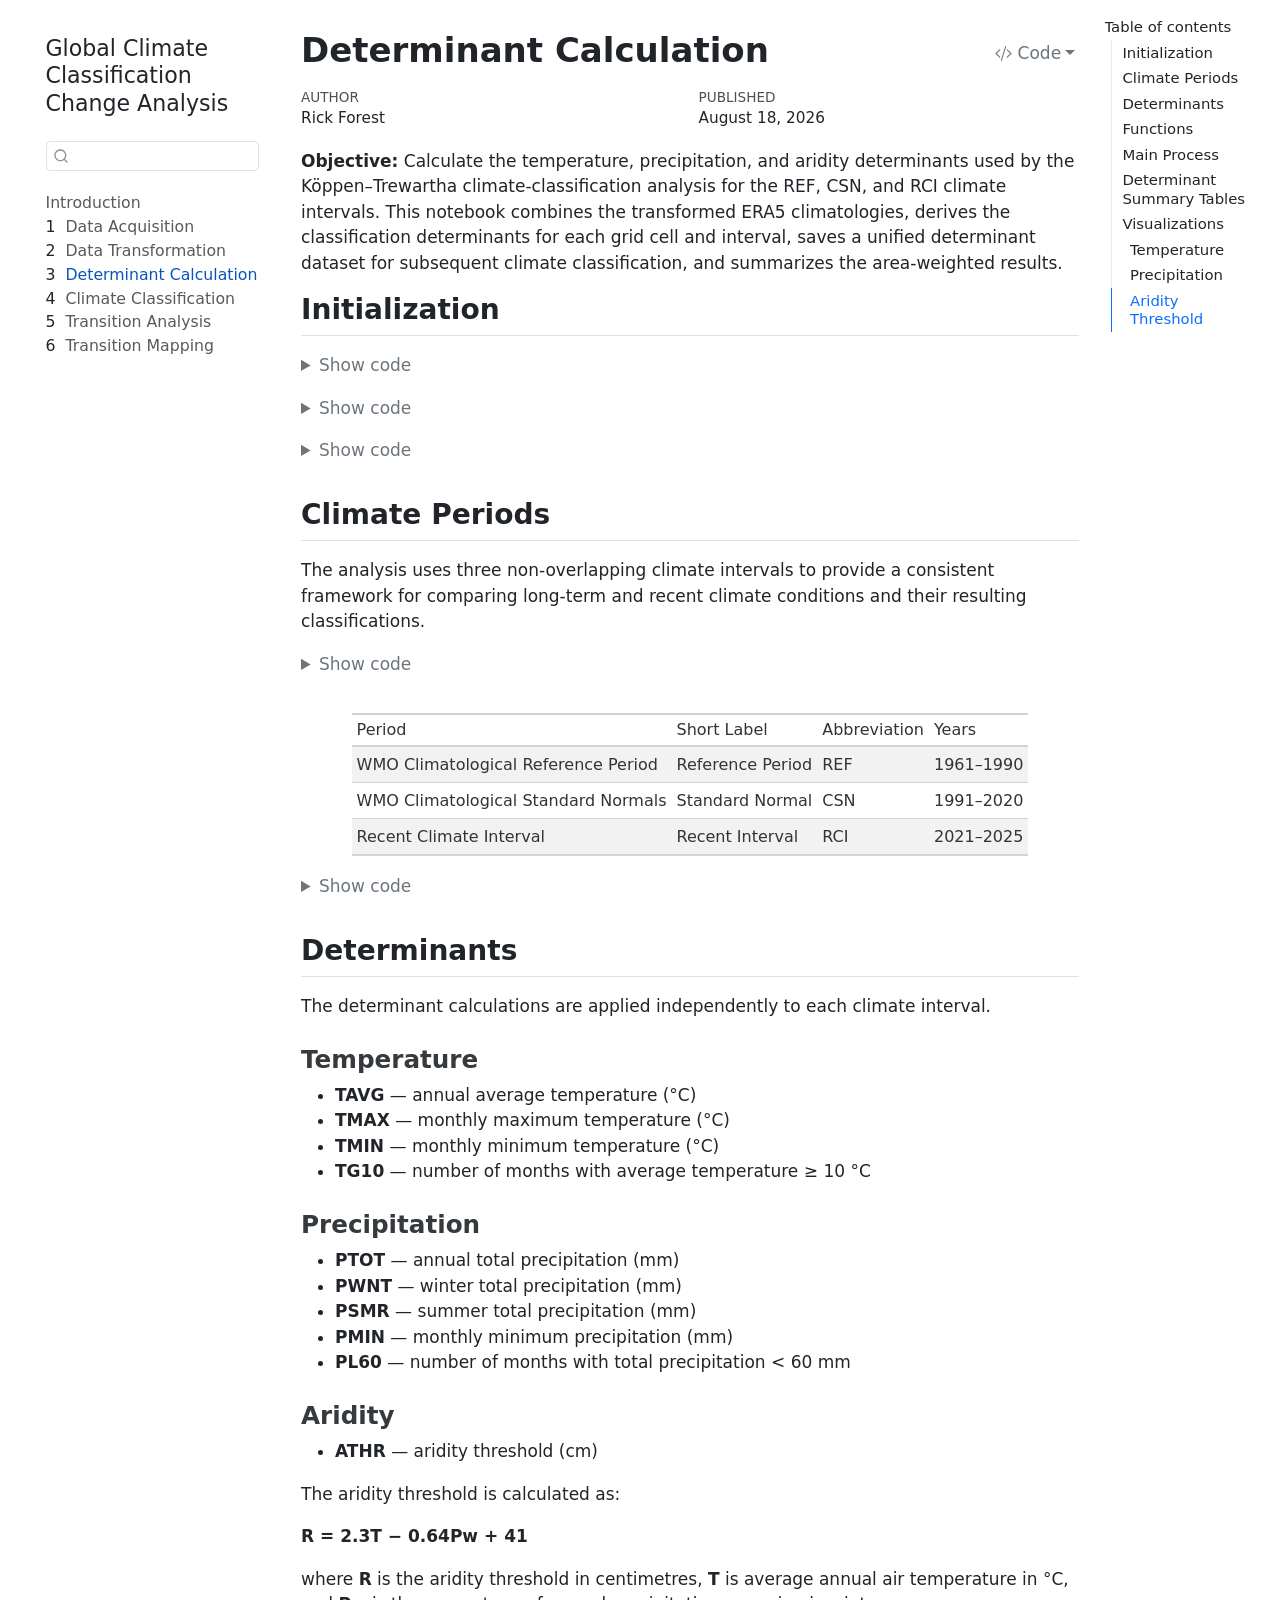
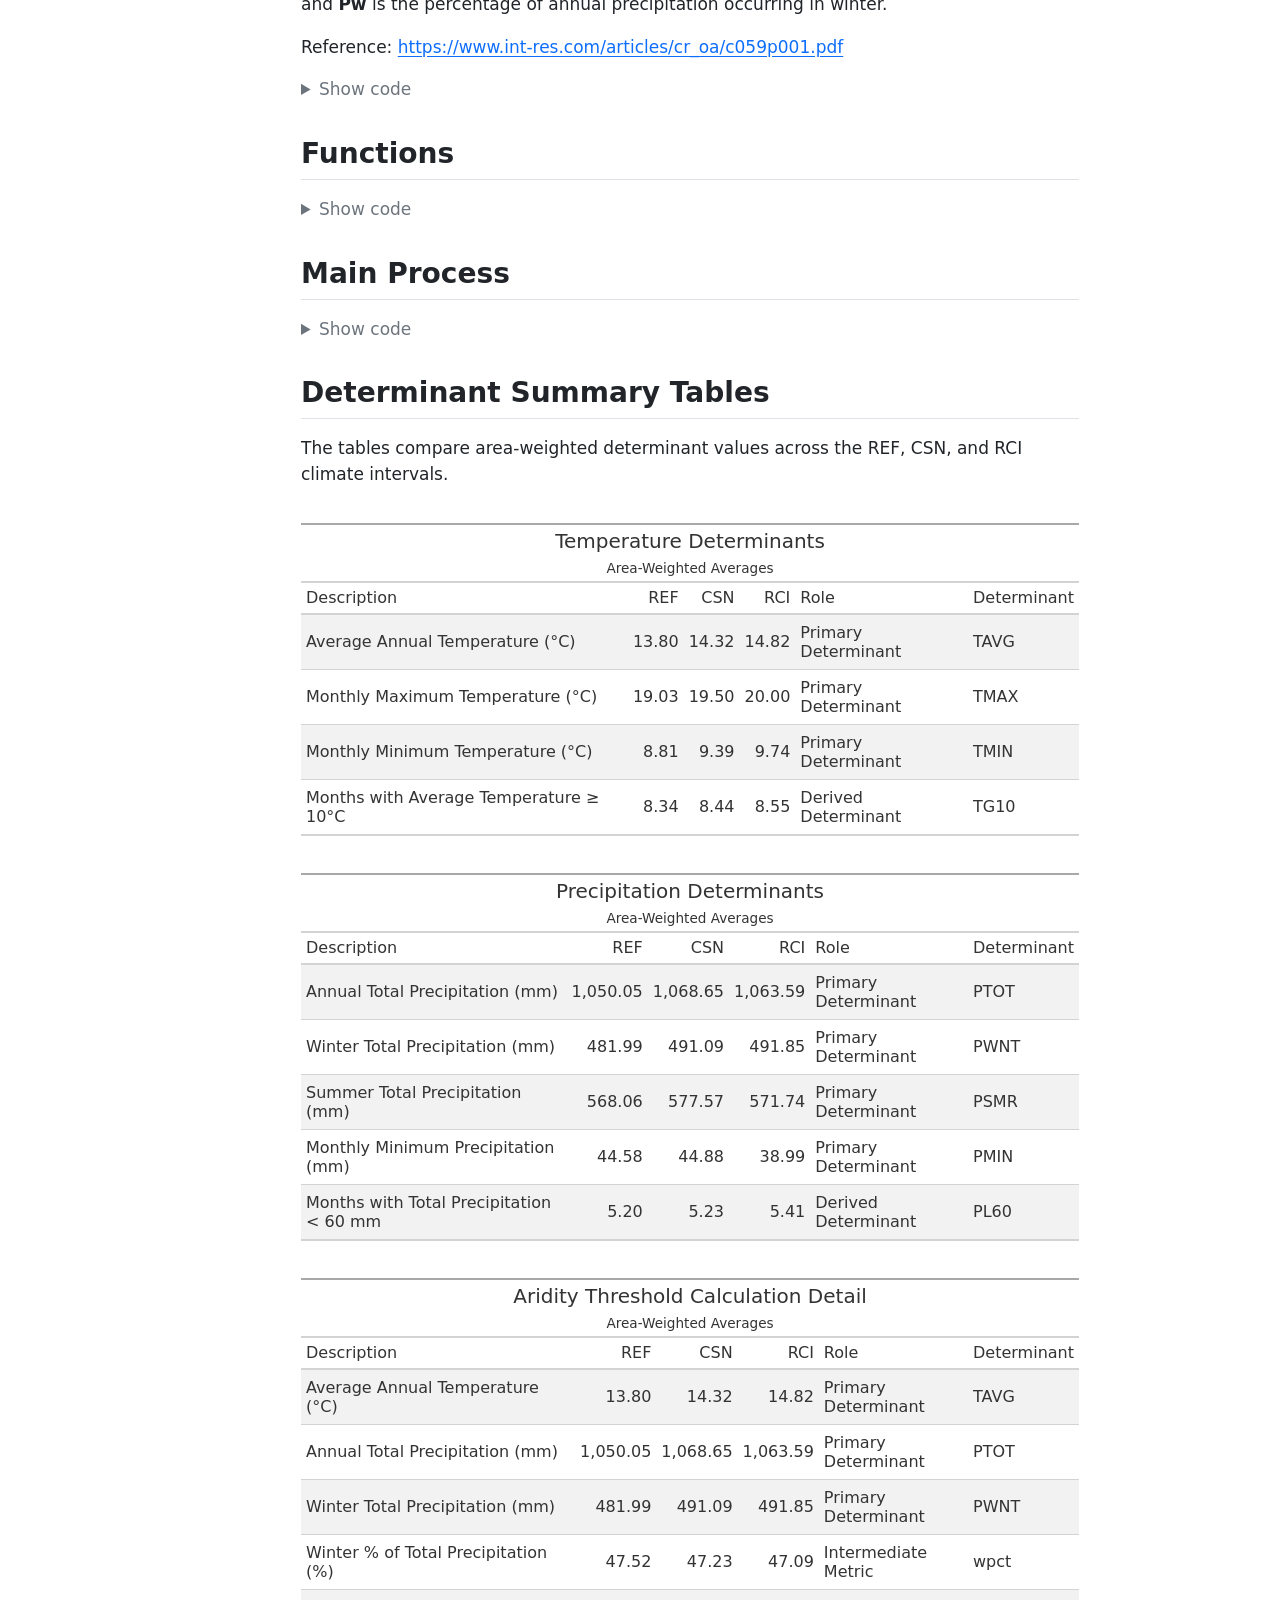
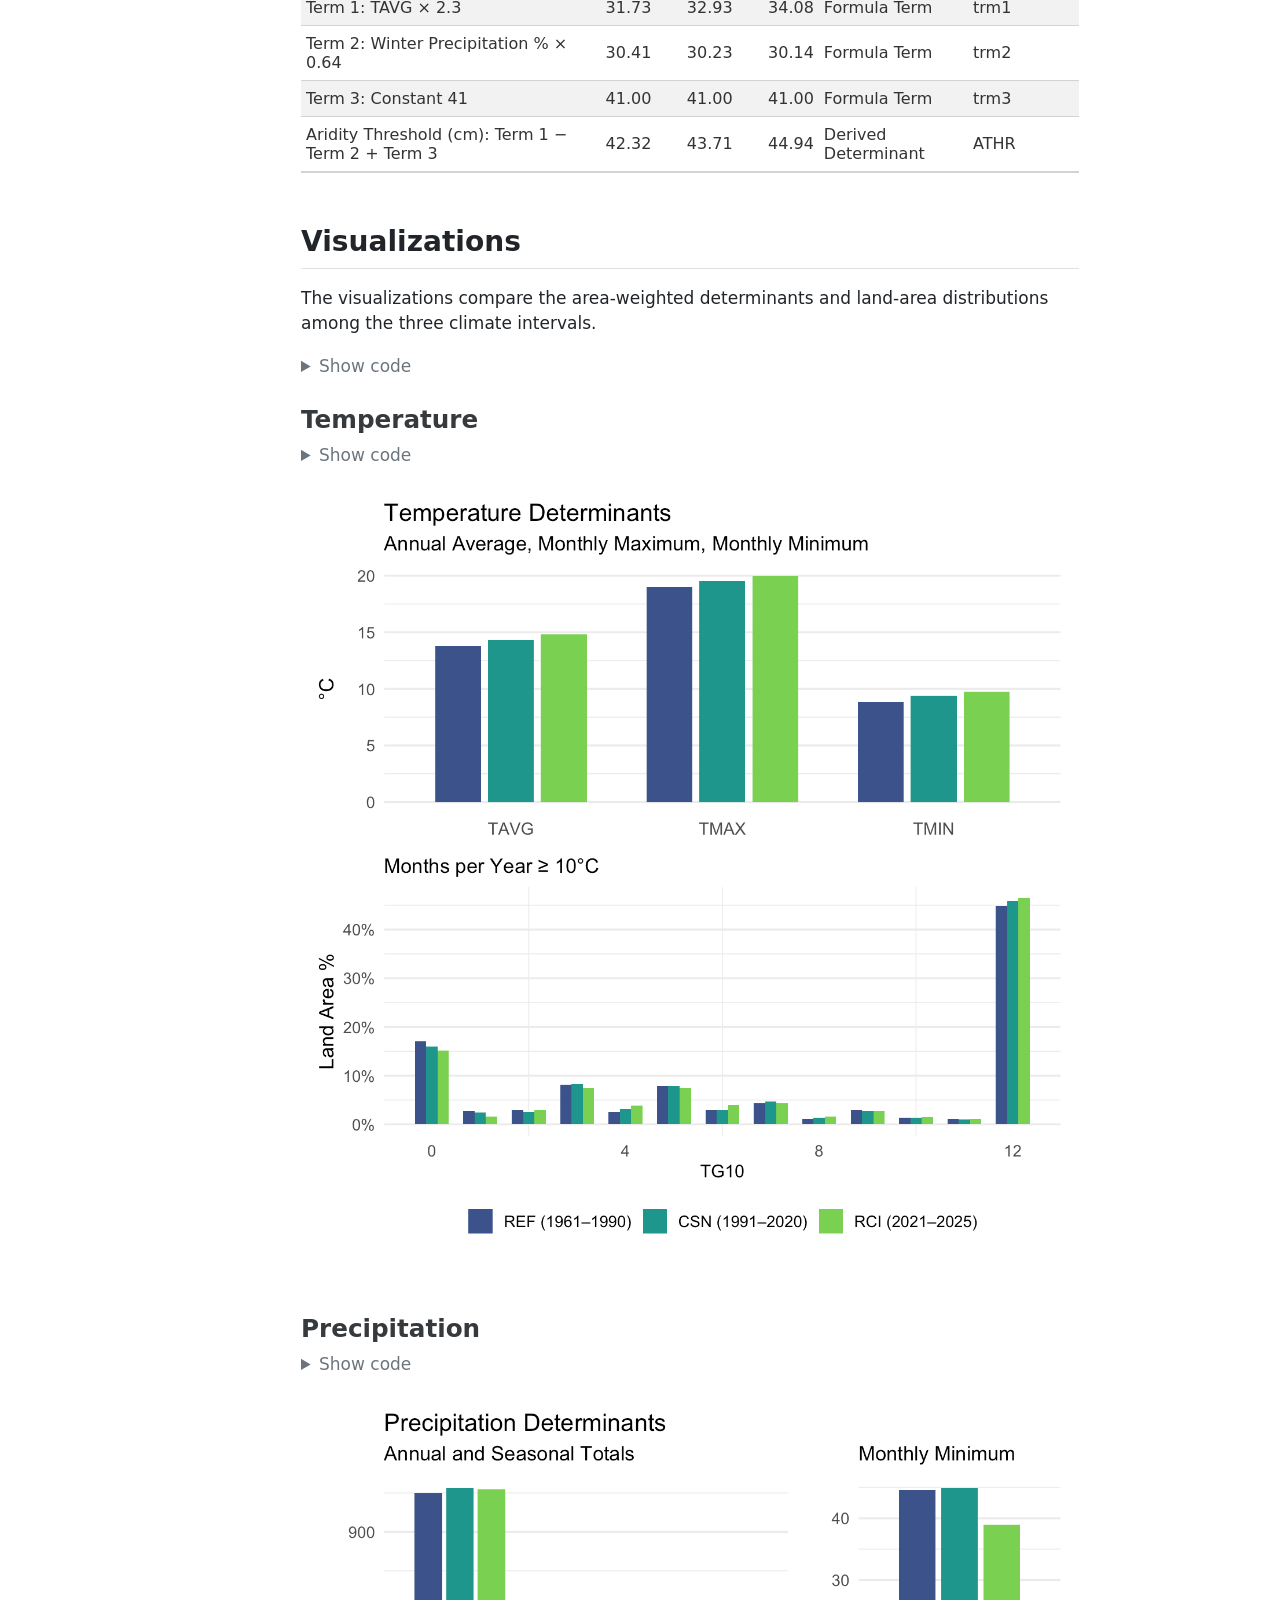
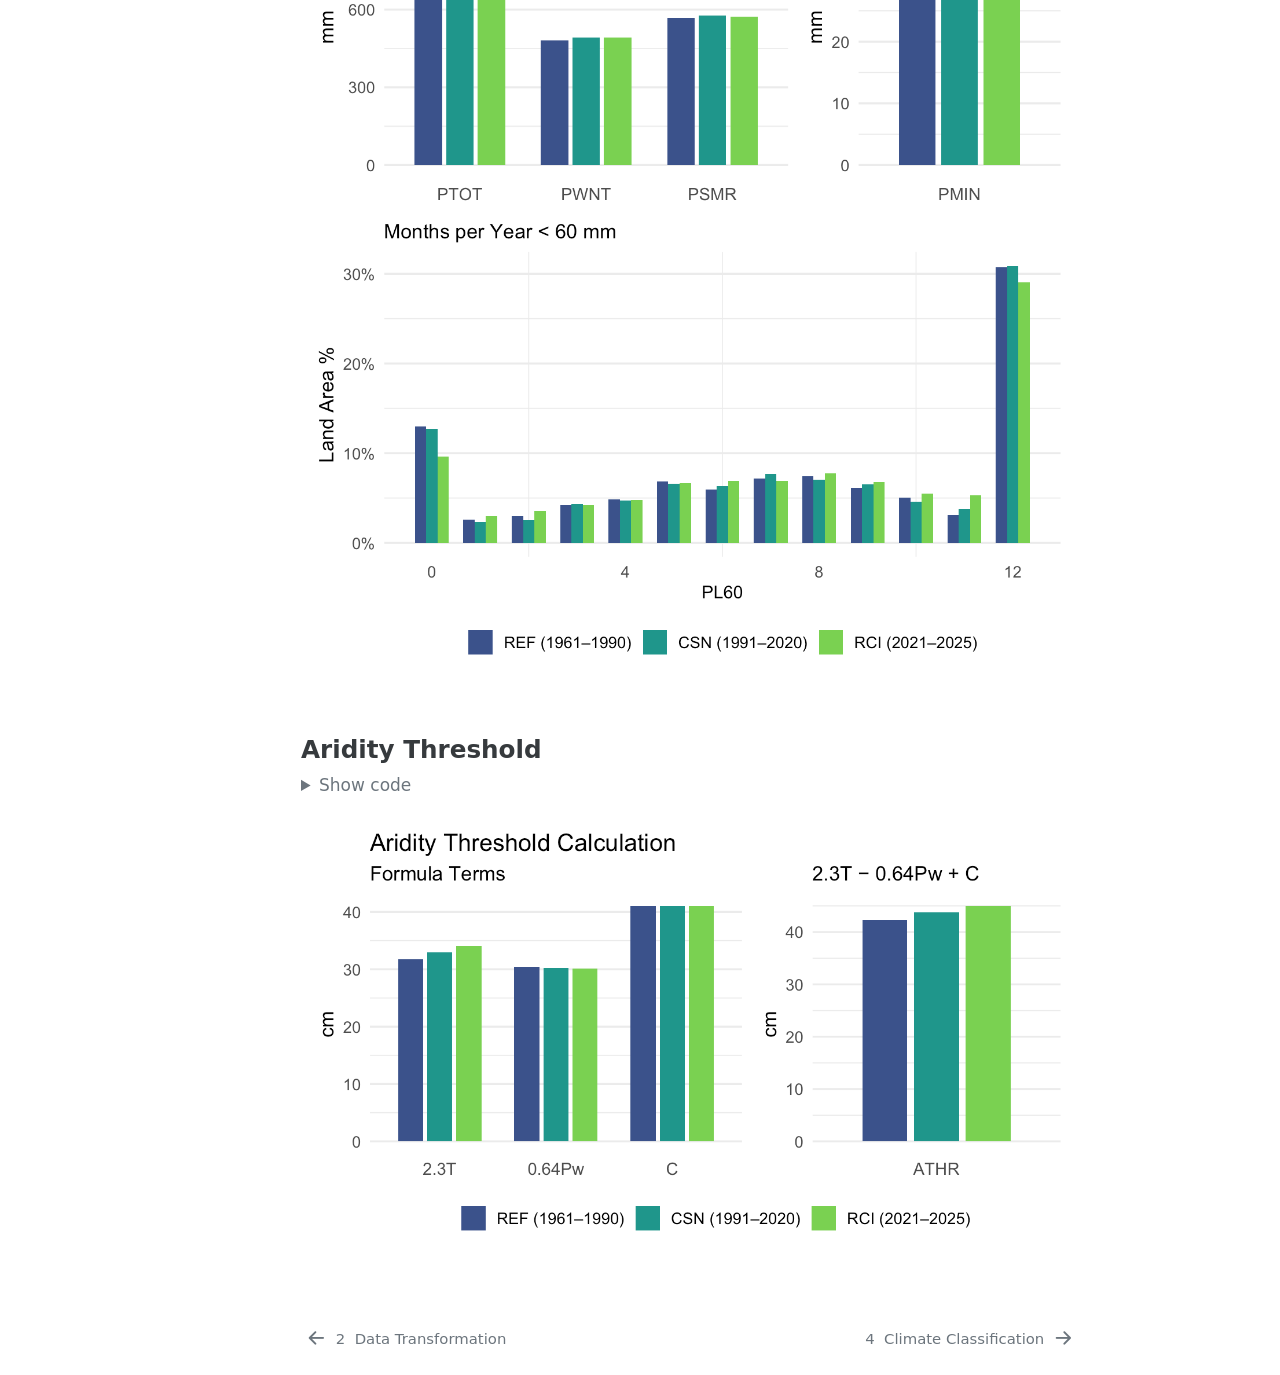
<file: 03-determinant-calculation.html>
<!DOCTYPE html>
<html xmlns="http://www.w3.org/1999/xhtml" lang="en" xml:lang="en"><head>

<meta charset="utf-8">
<meta name="generator" content="quarto-1.7.31">

<meta name="viewport" content="width=device-width, initial-scale=1.0, user-scalable=yes">

<meta name="author" content="Rick Forest">
<meta name="dcterms.date" content="2026-08-18">

<title>Determinant Calculation – Global Climate Classification Change Analysis</title>
<style>
code{white-space: pre-wrap;}
span.smallcaps{font-variant: small-caps;}
div.columns{display: flex; gap: min(4vw, 1.5em);}
div.column{flex: auto; overflow-x: auto;}
div.hanging-indent{margin-left: 1.5em; text-indent: -1.5em;}
ul.task-list{list-style: none;}
ul.task-list li input[type="checkbox"] {
  width: 0.8em;
  margin: 0 0.8em 0.2em -1em; /* quarto-specific, see https://github.com/quarto-dev/quarto-cli/issues/4556 */ 
  vertical-align: middle;
}
/* CSS for syntax highlighting */
html { -webkit-text-size-adjust: 100%; }
pre > code.sourceCode { white-space: pre; position: relative; }
pre > code.sourceCode > span { display: inline-block; line-height: 1.25; }
pre > code.sourceCode > span:empty { height: 1.2em; }
.sourceCode { overflow: visible; }
code.sourceCode > span { color: inherit; text-decoration: inherit; }
div.sourceCode { margin: 1em 0; }
pre.sourceCode { margin: 0; }
@media screen {
div.sourceCode { overflow: auto; }
}
@media print {
pre > code.sourceCode { white-space: pre-wrap; }
pre > code.sourceCode > span { text-indent: -5em; padding-left: 5em; }
}
pre.numberSource code
  { counter-reset: source-line 0; }
pre.numberSource code > span
  { position: relative; left: -4em; counter-increment: source-line; }
pre.numberSource code > span > a:first-child::before
  { content: counter(source-line);
    position: relative; left: -1em; text-align: right; vertical-align: baseline;
    border: none; display: inline-block;
    -webkit-touch-callout: none; -webkit-user-select: none;
    -khtml-user-select: none; -moz-user-select: none;
    -ms-user-select: none; user-select: none;
    padding: 0 4px; width: 4em;
  }
pre.numberSource { margin-left: 3em;  padding-left: 4px; }
div.sourceCode
  {   }
@media screen {
pre > code.sourceCode > span > a:first-child::before { text-decoration: underline; }
}
</style>


<script src="site_libs/quarto-nav/quarto-nav.js"></script>
<script src="site_libs/quarto-nav/headroom.min.js"></script>
<script src="site_libs/clipboard/clipboard.min.js"></script>
<script src="site_libs/quarto-search/autocomplete.umd.js"></script>
<script src="site_libs/quarto-search/fuse.min.js"></script>
<script src="site_libs/quarto-search/quarto-search.js"></script>
<meta name="quarto:offset" content="./">
<link href="./04-climate-classification.html" rel="next">
<link href="./02-data-transformation.html" rel="prev">
<script src="site_libs/quarto-html/quarto.js" type="module"></script>
<script src="site_libs/quarto-html/tabsets/tabsets.js" type="module"></script>
<script src="site_libs/quarto-html/popper.min.js"></script>
<script src="site_libs/quarto-html/tippy.umd.min.js"></script>
<script src="site_libs/quarto-html/anchor.min.js"></script>
<link href="site_libs/quarto-html/tippy.css" rel="stylesheet">
<link href="site_libs/quarto-html/quarto-syntax-highlighting-e1a5c8363afafaef2c763b6775fbf3ca.css" rel="stylesheet" id="quarto-text-highlighting-styles">
<script src="site_libs/bootstrap/bootstrap.min.js"></script>
<link href="site_libs/bootstrap/bootstrap-icons.css" rel="stylesheet">
<link href="site_libs/bootstrap/bootstrap-707766490a2d6a7e331f17c5d3230b06.min.css" rel="stylesheet" append-hash="true" id="quarto-bootstrap" data-mode="light">
<script id="quarto-search-options" type="application/json">{
  "location": "sidebar",
  "copy-button": false,
  "collapse-after": 3,
  "panel-placement": "start",
  "type": "textbox",
  "limit": 50,
  "keyboard-shortcut": [
    "f",
    "/",
    "s"
  ],
  "show-item-context": false,
  "language": {
    "search-no-results-text": "No results",
    "search-matching-documents-text": "matching documents",
    "search-copy-link-title": "Copy link to search",
    "search-hide-matches-text": "Hide additional matches",
    "search-more-match-text": "more match in this document",
    "search-more-matches-text": "more matches in this document",
    "search-clear-button-title": "Clear",
    "search-text-placeholder": "",
    "search-detached-cancel-button-title": "Cancel",
    "search-submit-button-title": "Submit",
    "search-label": "Search"
  }
}</script>


</head>

<body class="nav-sidebar floating quarto-light">

<div id="quarto-search-results"></div>
  <header id="quarto-header" class="headroom fixed-top">
  <nav class="quarto-secondary-nav">
    <div class="container-fluid d-flex">
      <button type="button" class="quarto-btn-toggle btn" data-bs-toggle="collapse" role="button" data-bs-target=".quarto-sidebar-collapse-item" aria-controls="quarto-sidebar" aria-expanded="false" aria-label="Toggle sidebar navigation" onclick="if (window.quartoToggleHeadroom) { window.quartoToggleHeadroom(); }">
        <i class="bi bi-layout-text-sidebar-reverse"></i>
      </button>
        <nav class="quarto-page-breadcrumbs" aria-label="breadcrumb"><ol class="breadcrumb"><li class="breadcrumb-item"><a href="./03-determinant-calculation.html"><span class="chapter-number">3</span>&nbsp; <span class="chapter-title">Determinant Calculation</span></a></li></ol></nav>
        <a class="flex-grow-1" role="navigation" data-bs-toggle="collapse" data-bs-target=".quarto-sidebar-collapse-item" aria-controls="quarto-sidebar" aria-expanded="false" aria-label="Toggle sidebar navigation" onclick="if (window.quartoToggleHeadroom) { window.quartoToggleHeadroom(); }">      
        </a>
      <button type="button" class="btn quarto-search-button" aria-label="Search" onclick="window.quartoOpenSearch();">
        <i class="bi bi-search"></i>
      </button>
    </div>
  </nav>
</header>
<!-- content -->
<div id="quarto-content" class="quarto-container page-columns page-rows-contents page-layout-full">
<!-- sidebar -->
  <nav id="quarto-sidebar" class="sidebar collapse collapse-horizontal quarto-sidebar-collapse-item sidebar-navigation floating overflow-auto">
    <div class="pt-lg-2 mt-2 text-left sidebar-header">
    <div class="sidebar-title mb-0 py-0">
      <a href="./">Global Climate Classification Change Analysis</a> 
    </div>
      </div>
        <div class="mt-2 flex-shrink-0 align-items-center">
        <div class="sidebar-search">
        <div id="quarto-search" class="" title="Search"></div>
        </div>
        </div>
    <div class="sidebar-menu-container"> 
    <ul class="list-unstyled mt-1">
        <li class="sidebar-item">
  <div class="sidebar-item-container"> 
  <a href="./index.html" class="sidebar-item-text sidebar-link">
 <span class="menu-text">Introduction</span></a>
  </div>
</li>
        <li class="sidebar-item">
  <div class="sidebar-item-container"> 
  <a href="./01-data-acquisition.html" class="sidebar-item-text sidebar-link">
 <span class="menu-text"><span class="chapter-number">1</span>&nbsp; <span class="chapter-title">Data Acquisition</span></span></a>
  </div>
</li>
        <li class="sidebar-item">
  <div class="sidebar-item-container"> 
  <a href="./02-data-transformation.html" class="sidebar-item-text sidebar-link">
 <span class="menu-text"><span class="chapter-number">2</span>&nbsp; <span class="chapter-title">Data Transformation</span></span></a>
  </div>
</li>
        <li class="sidebar-item">
  <div class="sidebar-item-container"> 
  <a href="./03-determinant-calculation.html" class="sidebar-item-text sidebar-link active">
 <span class="menu-text"><span class="chapter-number">3</span>&nbsp; <span class="chapter-title">Determinant Calculation</span></span></a>
  </div>
</li>
        <li class="sidebar-item">
  <div class="sidebar-item-container"> 
  <a href="./04-climate-classification.html" class="sidebar-item-text sidebar-link">
 <span class="menu-text"><span class="chapter-number">4</span>&nbsp; <span class="chapter-title">Climate Classification</span></span></a>
  </div>
</li>
        <li class="sidebar-item">
  <div class="sidebar-item-container"> 
  <a href="./05-transition-analysis.html" class="sidebar-item-text sidebar-link">
 <span class="menu-text"><span class="chapter-number">5</span>&nbsp; <span class="chapter-title">Transition Analysis</span></span></a>
  </div>
</li>
        <li class="sidebar-item">
  <div class="sidebar-item-container"> 
  <a href="./06-transition-mapping.html" class="sidebar-item-text sidebar-link">
 <span class="menu-text"><span class="chapter-number">6</span>&nbsp; <span class="chapter-title">Transition Mapping</span></span></a>
  </div>
</li>
    </ul>
    </div>
</nav>
<div id="quarto-sidebar-glass" class="quarto-sidebar-collapse-item" data-bs-toggle="collapse" data-bs-target=".quarto-sidebar-collapse-item"></div>
<!-- margin-sidebar -->
    <div id="quarto-margin-sidebar" class="sidebar margin-sidebar">
        <nav id="TOC" role="doc-toc" class="toc-active">
    <h2 id="toc-title">Table of contents</h2>
   
  <ul>
  <li><a href="#initialization" id="toc-initialization" class="nav-link active" data-scroll-target="#initialization">Initialization</a></li>
  <li><a href="#climate-periods" id="toc-climate-periods" class="nav-link" data-scroll-target="#climate-periods">Climate Periods</a></li>
  <li><a href="#determinants" id="toc-determinants" class="nav-link" data-scroll-target="#determinants">Determinants</a>
  <ul class="collapse">
  <li><a href="#temperature" id="toc-temperature" class="nav-link" data-scroll-target="#temperature">Temperature</a></li>
  <li><a href="#precipitation" id="toc-precipitation" class="nav-link" data-scroll-target="#precipitation">Precipitation</a></li>
  <li><a href="#aridity" id="toc-aridity" class="nav-link" data-scroll-target="#aridity">Aridity</a></li>
  </ul></li>
  <li><a href="#functions" id="toc-functions" class="nav-link" data-scroll-target="#functions">Functions</a></li>
  <li><a href="#main-process" id="toc-main-process" class="nav-link" data-scroll-target="#main-process">Main Process</a></li>
  <li><a href="#determinant-summary-tables" id="toc-determinant-summary-tables" class="nav-link" data-scroll-target="#determinant-summary-tables">Determinant Summary Tables</a></li>
  <li><a href="#visualizations" id="toc-visualizations" class="nav-link" data-scroll-target="#visualizations">Visualizations</a>
  <ul class="collapse">
  <li><a href="#temperature-1" id="toc-temperature-1" class="nav-link" data-scroll-target="#temperature-1">Temperature</a></li>
  <li><a href="#precipitation-1" id="toc-precipitation-1" class="nav-link" data-scroll-target="#precipitation-1">Precipitation</a></li>
  <li><a href="#aridity-threshold" id="toc-aridity-threshold" class="nav-link" data-scroll-target="#aridity-threshold">Aridity Threshold</a></li>
  </ul></li>
  </ul>
</nav>
    </div>
<!-- main -->
<main class="content column-body" id="quarto-document-content">

<header id="title-block-header" class="quarto-title-block default">
<div class="quarto-title">
<div class="quarto-title-block"><div><h1 class="title"><span class="chapter-title">Determinant Calculation</span></h1><button type="button" class="btn code-tools-button dropdown-toggle" id="quarto-code-tools-menu" data-bs-toggle="dropdown" aria-expanded="false"><i class="bi"></i> Code</button><ul class="dropdown-menu dropdown-menu-end" aria-labelelledby="quarto-code-tools-menu"><li><a id="quarto-show-all-code" class="dropdown-item" href="javascript:void(0)" role="button">Show All Code</a></li><li><a id="quarto-hide-all-code" class="dropdown-item" href="javascript:void(0)" role="button">Hide All Code</a></li><li><hr class="dropdown-divider"></li><li><a id="quarto-view-source" class="dropdown-item" href="javascript:void(0)" role="button">View Source</a></li></ul></div></div>
</div>



<div class="quarto-title-meta column-body">

    <div>
    <div class="quarto-title-meta-heading">Author</div>
    <div class="quarto-title-meta-contents">
             <p>Rick Forest </p>
          </div>
  </div>
    
    <div>
    <div class="quarto-title-meta-heading">Published</div>
    <div class="quarto-title-meta-contents">
      <p class="date">August 18, 2026</p>
    </div>
  </div>
  
    
  </div>
  


</header>


<p><strong>Objective:</strong> Calculate the temperature, precipitation, and aridity determinants used by the Köppen–Trewartha climate-classification analysis for the REF, CSN, and RCI climate intervals. This notebook combines the transformed ERA5 climatologies, derives the classification determinants for each grid cell and interval, saves a unified determinant dataset for subsequent climate classification, and summarizes the area-weighted results.</p>
<section id="initialization" class="level2">
<h2 class="anchored" data-anchor-id="initialization">Initialization</h2>
<div class="cell">
<details class="code-fold">
<summary>Show code</summary>
<div class="sourceCode cell-code" id="cb1"><pre class="sourceCode r code-with-copy"><code class="sourceCode r"><span id="cb1-1"><a href="#cb1-1" aria-hidden="true" tabindex="-1"></a><span class="fu">suppressPackageStartupMessages</span>({</span>
<span id="cb1-2"><a href="#cb1-2" aria-hidden="true" tabindex="-1"></a>  <span class="fu">library</span>(tidyverse)</span>
<span id="cb1-3"><a href="#cb1-3" aria-hidden="true" tabindex="-1"></a>  <span class="fu">library</span>(gt)</span>
<span id="cb1-4"><a href="#cb1-4" aria-hidden="true" tabindex="-1"></a>  <span class="fu">library</span>(arrow)</span>
<span id="cb1-5"><a href="#cb1-5" aria-hidden="true" tabindex="-1"></a>  <span class="fu">library</span>(fs)</span>
<span id="cb1-6"><a href="#cb1-6" aria-hidden="true" tabindex="-1"></a>  <span class="fu">library</span>(patchwork)</span>
<span id="cb1-7"><a href="#cb1-7" aria-hidden="true" tabindex="-1"></a>})</span></code><button title="Copy to Clipboard" class="code-copy-button"><i class="bi"></i></button></pre></div>
</details>
</div>
<div class="cell">
<details class="code-fold">
<summary>Show code</summary>
<div class="sourceCode cell-code" id="cb2"><pre class="sourceCode r code-with-copy"><code class="sourceCode r"><span id="cb2-1"><a href="#cb2-1" aria-hidden="true" tabindex="-1"></a>dir_transformed <span class="ot">&lt;-</span> <span class="fu">path</span>(<span class="st">"data"</span>, <span class="st">"transformed"</span>)</span>
<span id="cb2-2"><a href="#cb2-2" aria-hidden="true" tabindex="-1"></a>dir_derived <span class="ot">&lt;-</span> <span class="fu">path</span>(<span class="st">"data"</span>, <span class="st">"derived"</span>)</span>
<span id="cb2-3"><a href="#cb2-3" aria-hidden="true" tabindex="-1"></a></span>
<span id="cb2-4"><a href="#cb2-4" aria-hidden="true" tabindex="-1"></a>determinants_path <span class="ot">&lt;-</span> <span class="fu">path</span>(</span>
<span id="cb2-5"><a href="#cb2-5" aria-hidden="true" tabindex="-1"></a>  dir_derived,</span>
<span id="cb2-6"><a href="#cb2-6" aria-hidden="true" tabindex="-1"></a>  <span class="st">"climate_determinants.parquet"</span></span>
<span id="cb2-7"><a href="#cb2-7" aria-hidden="true" tabindex="-1"></a>)</span></code><button title="Copy to Clipboard" class="code-copy-button"><i class="bi"></i></button></pre></div>
</details>
</div>
<div class="cell">
<details class="code-fold">
<summary>Show code</summary>
<div class="sourceCode cell-code" id="cb3"><pre class="sourceCode r code-with-copy"><code class="sourceCode r"><span id="cb3-1"><a href="#cb3-1" aria-hidden="true" tabindex="-1"></a><span class="co"># Recalculate the determinant dataset from the transformed ERA5 climatologies.</span></span>
<span id="cb3-2"><a href="#cb3-2" aria-hidden="true" tabindex="-1"></a><span class="co">#</span></span>
<span id="cb3-3"><a href="#cb3-3" aria-hidden="true" tabindex="-1"></a><span class="co"># Set to TRUE after the transformed climate data have changed or when the</span></span>
<span id="cb3-4"><a href="#cb3-4" aria-hidden="true" tabindex="-1"></a><span class="co"># determinant dataset needs to be rebuilt. After a successful calculation,</span></span>
<span id="cb3-5"><a href="#cb3-5" aria-hidden="true" tabindex="-1"></a><span class="co"># FALSE can be used for fast previewing and rendering.</span></span>
<span id="cb3-6"><a href="#cb3-6" aria-hidden="true" tabindex="-1"></a>run_determinant_calculation <span class="ot">&lt;-</span> <span class="cn">FALSE</span></span></code><button title="Copy to Clipboard" class="code-copy-button"><i class="bi"></i></button></pre></div>
</details>
</div>
</section>
<section id="climate-periods" class="level2">
<h2 class="anchored" data-anchor-id="climate-periods">Climate Periods</h2>
<p>The analysis uses three non-overlapping climate intervals to provide a consistent framework for comparing long-term and recent climate conditions and their resulting classifications.</p>
<div class="cell">
<details class="code-fold">
<summary>Show code</summary>
<div class="sourceCode cell-code" id="cb4"><pre class="sourceCode r code-with-copy"><code class="sourceCode r"><span id="cb4-1"><a href="#cb4-1" aria-hidden="true" tabindex="-1"></a><span class="fu">source</span>(<span class="st">"R/climate-periods.R"</span>)</span>
<span id="cb4-2"><a href="#cb4-2" aria-hidden="true" tabindex="-1"></a></span>
<span id="cb4-3"><a href="#cb4-3" aria-hidden="true" tabindex="-1"></a>climate_periods <span class="sc">|&gt;</span></span>
<span id="cb4-4"><a href="#cb4-4" aria-hidden="true" tabindex="-1"></a>  <span class="fu">transmute</span>(</span>
<span id="cb4-5"><a href="#cb4-5" aria-hidden="true" tabindex="-1"></a>    <span class="st">`</span><span class="at">Period</span><span class="st">`</span> <span class="ot">=</span> period_name,</span>
<span id="cb4-6"><a href="#cb4-6" aria-hidden="true" tabindex="-1"></a>    <span class="st">`</span><span class="at">Short Label</span><span class="st">`</span> <span class="ot">=</span> period_label,</span>
<span id="cb4-7"><a href="#cb4-7" aria-hidden="true" tabindex="-1"></a>    <span class="st">`</span><span class="at">Abbreviation</span><span class="st">`</span> <span class="ot">=</span> period_abbr,</span>
<span id="cb4-8"><a href="#cb4-8" aria-hidden="true" tabindex="-1"></a>    <span class="st">`</span><span class="at">Years</span><span class="st">`</span> <span class="ot">=</span> <span class="fu">sprintf</span>(<span class="st">"%d–%d"</span>, start_year, end_year)</span>
<span id="cb4-9"><a href="#cb4-9" aria-hidden="true" tabindex="-1"></a>  ) <span class="sc">|&gt;</span></span>
<span id="cb4-10"><a href="#cb4-10" aria-hidden="true" tabindex="-1"></a>  <span class="fu">gt</span>()</span></code><button title="Copy to Clipboard" class="code-copy-button"><i class="bi"></i></button></pre></div>
</details>
<div class="cell-output-display">
<div id="ecmzwwiaxh" style="padding-left:0px;padding-right:0px;padding-top:10px;padding-bottom:10px;overflow-x:auto;overflow-y:auto;width:auto;height:auto;">
<style>#ecmzwwiaxh table {
  font-family: system-ui, 'Segoe UI', Roboto, Helvetica, Arial, sans-serif, 'Apple Color Emoji', 'Segoe UI Emoji', 'Segoe UI Symbol', 'Noto Color Emoji';
  -webkit-font-smoothing: antialiased;
  -moz-osx-font-smoothing: grayscale;
}

#ecmzwwiaxh thead, #ecmzwwiaxh tbody, #ecmzwwiaxh tfoot, #ecmzwwiaxh tr, #ecmzwwiaxh td, #ecmzwwiaxh th {
  border-style: none;
}

#ecmzwwiaxh p {
  margin: 0;
  padding: 0;
}

#ecmzwwiaxh .gt_table {
  display: table;
  border-collapse: collapse;
  line-height: normal;
  margin-left: auto;
  margin-right: auto;
  color: #333333;
  font-size: 16px;
  font-weight: normal;
  font-style: normal;
  background-color: #FFFFFF;
  width: auto;
  border-top-style: solid;
  border-top-width: 2px;
  border-top-color: #A8A8A8;
  border-right-style: none;
  border-right-width: 2px;
  border-right-color: #D3D3D3;
  border-bottom-style: solid;
  border-bottom-width: 2px;
  border-bottom-color: #A8A8A8;
  border-left-style: none;
  border-left-width: 2px;
  border-left-color: #D3D3D3;
}

#ecmzwwiaxh .gt_caption {
  padding-top: 4px;
  padding-bottom: 4px;
}

#ecmzwwiaxh .gt_title {
  color: #333333;
  font-size: 125%;
  font-weight: initial;
  padding-top: 4px;
  padding-bottom: 4px;
  padding-left: 5px;
  padding-right: 5px;
  border-bottom-color: #FFFFFF;
  border-bottom-width: 0;
}

#ecmzwwiaxh .gt_subtitle {
  color: #333333;
  font-size: 85%;
  font-weight: initial;
  padding-top: 3px;
  padding-bottom: 5px;
  padding-left: 5px;
  padding-right: 5px;
  border-top-color: #FFFFFF;
  border-top-width: 0;
}

#ecmzwwiaxh .gt_heading {
  background-color: #FFFFFF;
  text-align: center;
  border-bottom-color: #FFFFFF;
  border-left-style: none;
  border-left-width: 1px;
  border-left-color: #D3D3D3;
  border-right-style: none;
  border-right-width: 1px;
  border-right-color: #D3D3D3;
}

#ecmzwwiaxh .gt_bottom_border {
  border-bottom-style: solid;
  border-bottom-width: 2px;
  border-bottom-color: #D3D3D3;
}

#ecmzwwiaxh .gt_col_headings {
  border-top-style: solid;
  border-top-width: 2px;
  border-top-color: #D3D3D3;
  border-bottom-style: solid;
  border-bottom-width: 2px;
  border-bottom-color: #D3D3D3;
  border-left-style: none;
  border-left-width: 1px;
  border-left-color: #D3D3D3;
  border-right-style: none;
  border-right-width: 1px;
  border-right-color: #D3D3D3;
}

#ecmzwwiaxh .gt_col_heading {
  color: #333333;
  background-color: #FFFFFF;
  font-size: 100%;
  font-weight: normal;
  text-transform: inherit;
  border-left-style: none;
  border-left-width: 1px;
  border-left-color: #D3D3D3;
  border-right-style: none;
  border-right-width: 1px;
  border-right-color: #D3D3D3;
  vertical-align: bottom;
  padding-top: 5px;
  padding-bottom: 6px;
  padding-left: 5px;
  padding-right: 5px;
  overflow-x: hidden;
}

#ecmzwwiaxh .gt_column_spanner_outer {
  color: #333333;
  background-color: #FFFFFF;
  font-size: 100%;
  font-weight: normal;
  text-transform: inherit;
  padding-top: 0;
  padding-bottom: 0;
  padding-left: 4px;
  padding-right: 4px;
}

#ecmzwwiaxh .gt_column_spanner_outer:first-child {
  padding-left: 0;
}

#ecmzwwiaxh .gt_column_spanner_outer:last-child {
  padding-right: 0;
}

#ecmzwwiaxh .gt_column_spanner {
  border-bottom-style: solid;
  border-bottom-width: 2px;
  border-bottom-color: #D3D3D3;
  vertical-align: bottom;
  padding-top: 5px;
  padding-bottom: 5px;
  overflow-x: hidden;
  display: inline-block;
  width: 100%;
}

#ecmzwwiaxh .gt_spanner_row {
  border-bottom-style: hidden;
}

#ecmzwwiaxh .gt_group_heading {
  padding-top: 8px;
  padding-bottom: 8px;
  padding-left: 5px;
  padding-right: 5px;
  color: #333333;
  background-color: #FFFFFF;
  font-size: 100%;
  font-weight: initial;
  text-transform: inherit;
  border-top-style: solid;
  border-top-width: 2px;
  border-top-color: #D3D3D3;
  border-bottom-style: solid;
  border-bottom-width: 2px;
  border-bottom-color: #D3D3D3;
  border-left-style: none;
  border-left-width: 1px;
  border-left-color: #D3D3D3;
  border-right-style: none;
  border-right-width: 1px;
  border-right-color: #D3D3D3;
  vertical-align: middle;
  text-align: left;
}

#ecmzwwiaxh .gt_empty_group_heading {
  padding: 0.5px;
  color: #333333;
  background-color: #FFFFFF;
  font-size: 100%;
  font-weight: initial;
  border-top-style: solid;
  border-top-width: 2px;
  border-top-color: #D3D3D3;
  border-bottom-style: solid;
  border-bottom-width: 2px;
  border-bottom-color: #D3D3D3;
  vertical-align: middle;
}

#ecmzwwiaxh .gt_from_md > :first-child {
  margin-top: 0;
}

#ecmzwwiaxh .gt_from_md > :last-child {
  margin-bottom: 0;
}

#ecmzwwiaxh .gt_row {
  padding-top: 8px;
  padding-bottom: 8px;
  padding-left: 5px;
  padding-right: 5px;
  margin: 10px;
  border-top-style: solid;
  border-top-width: 1px;
  border-top-color: #D3D3D3;
  border-left-style: none;
  border-left-width: 1px;
  border-left-color: #D3D3D3;
  border-right-style: none;
  border-right-width: 1px;
  border-right-color: #D3D3D3;
  vertical-align: middle;
  overflow-x: hidden;
}

#ecmzwwiaxh .gt_stub {
  color: #333333;
  background-color: #FFFFFF;
  font-size: 100%;
  font-weight: initial;
  text-transform: inherit;
  border-right-style: solid;
  border-right-width: 2px;
  border-right-color: #D3D3D3;
  padding-left: 5px;
  padding-right: 5px;
}

#ecmzwwiaxh .gt_stub_row_group {
  color: #333333;
  background-color: #FFFFFF;
  font-size: 100%;
  font-weight: initial;
  text-transform: inherit;
  border-right-style: solid;
  border-right-width: 2px;
  border-right-color: #D3D3D3;
  padding-left: 5px;
  padding-right: 5px;
  vertical-align: top;
}

#ecmzwwiaxh .gt_row_group_first td {
  border-top-width: 2px;
}

#ecmzwwiaxh .gt_row_group_first th {
  border-top-width: 2px;
}

#ecmzwwiaxh .gt_summary_row {
  color: #333333;
  background-color: #FFFFFF;
  text-transform: inherit;
  padding-top: 8px;
  padding-bottom: 8px;
  padding-left: 5px;
  padding-right: 5px;
}

#ecmzwwiaxh .gt_first_summary_row {
  border-top-style: solid;
  border-top-color: #D3D3D3;
}

#ecmzwwiaxh .gt_first_summary_row.thick {
  border-top-width: 2px;
}

#ecmzwwiaxh .gt_last_summary_row {
  padding-top: 8px;
  padding-bottom: 8px;
  padding-left: 5px;
  padding-right: 5px;
  border-bottom-style: solid;
  border-bottom-width: 2px;
  border-bottom-color: #D3D3D3;
}

#ecmzwwiaxh .gt_grand_summary_row {
  color: #333333;
  background-color: #FFFFFF;
  text-transform: inherit;
  padding-top: 8px;
  padding-bottom: 8px;
  padding-left: 5px;
  padding-right: 5px;
}

#ecmzwwiaxh .gt_first_grand_summary_row {
  padding-top: 8px;
  padding-bottom: 8px;
  padding-left: 5px;
  padding-right: 5px;
  border-top-style: double;
  border-top-width: 6px;
  border-top-color: #D3D3D3;
}

#ecmzwwiaxh .gt_last_grand_summary_row_top {
  padding-top: 8px;
  padding-bottom: 8px;
  padding-left: 5px;
  padding-right: 5px;
  border-bottom-style: double;
  border-bottom-width: 6px;
  border-bottom-color: #D3D3D3;
}

#ecmzwwiaxh .gt_striped {
  background-color: rgba(128, 128, 128, 0.05);
}

#ecmzwwiaxh .gt_table_body {
  border-top-style: solid;
  border-top-width: 2px;
  border-top-color: #D3D3D3;
  border-bottom-style: solid;
  border-bottom-width: 2px;
  border-bottom-color: #D3D3D3;
}

#ecmzwwiaxh .gt_footnotes {
  color: #333333;
  background-color: #FFFFFF;
  border-bottom-style: none;
  border-bottom-width: 2px;
  border-bottom-color: #D3D3D3;
  border-left-style: none;
  border-left-width: 2px;
  border-left-color: #D3D3D3;
  border-right-style: none;
  border-right-width: 2px;
  border-right-color: #D3D3D3;
}

#ecmzwwiaxh .gt_footnote {
  margin: 0px;
  font-size: 90%;
  padding-top: 4px;
  padding-bottom: 4px;
  padding-left: 5px;
  padding-right: 5px;
}

#ecmzwwiaxh .gt_sourcenotes {
  color: #333333;
  background-color: #FFFFFF;
  border-bottom-style: none;
  border-bottom-width: 2px;
  border-bottom-color: #D3D3D3;
  border-left-style: none;
  border-left-width: 2px;
  border-left-color: #D3D3D3;
  border-right-style: none;
  border-right-width: 2px;
  border-right-color: #D3D3D3;
}

#ecmzwwiaxh .gt_sourcenote {
  font-size: 90%;
  padding-top: 4px;
  padding-bottom: 4px;
  padding-left: 5px;
  padding-right: 5px;
}

#ecmzwwiaxh .gt_left {
  text-align: left;
}

#ecmzwwiaxh .gt_center {
  text-align: center;
}

#ecmzwwiaxh .gt_right {
  text-align: right;
  font-variant-numeric: tabular-nums;
}

#ecmzwwiaxh .gt_font_normal {
  font-weight: normal;
}

#ecmzwwiaxh .gt_font_bold {
  font-weight: bold;
}

#ecmzwwiaxh .gt_font_italic {
  font-style: italic;
}

#ecmzwwiaxh .gt_super {
  font-size: 65%;
}

#ecmzwwiaxh .gt_footnote_marks {
  font-size: 75%;
  vertical-align: 0.4em;
  position: initial;
}

#ecmzwwiaxh .gt_asterisk {
  font-size: 100%;
  vertical-align: 0;
}

#ecmzwwiaxh .gt_indent_1 {
  text-indent: 5px;
}

#ecmzwwiaxh .gt_indent_2 {
  text-indent: 10px;
}

#ecmzwwiaxh .gt_indent_3 {
  text-indent: 15px;
}

#ecmzwwiaxh .gt_indent_4 {
  text-indent: 20px;
}

#ecmzwwiaxh .gt_indent_5 {
  text-indent: 25px;
}

#ecmzwwiaxh .katex-display {
  display: inline-flex !important;
  margin-bottom: 0.75em !important;
}

#ecmzwwiaxh div.Reactable > div.rt-table > div.rt-thead > div.rt-tr.rt-tr-group-header > div.rt-th-group:after {
  height: 0px !important;
}
</style>

<table class="gt_table caption-top table table-sm table-striped small" data-quarto-postprocess="true" data-quarto-disable-processing="false" data-quarto-bootstrap="false">
<thead>
<tr class="gt_col_headings header">
<th id="Period" class="gt_col_heading gt_columns_bottom_border gt_left" data-quarto-table-cell-role="th" scope="col">Period</th>
<th id="Short-Label" class="gt_col_heading gt_columns_bottom_border gt_left" data-quarto-table-cell-role="th" scope="col">Short Label</th>
<th id="Abbreviation" class="gt_col_heading gt_columns_bottom_border gt_left" data-quarto-table-cell-role="th" scope="col">Abbreviation</th>
<th id="Years" class="gt_col_heading gt_columns_bottom_border gt_left" data-quarto-table-cell-role="th" scope="col">Years</th>
</tr>
</thead>
<tbody class="gt_table_body">
<tr class="odd">
<td class="gt_row gt_left" headers="Period">WMO Climatological Reference Period</td>
<td class="gt_row gt_left" headers="Short Label">Reference Period</td>
<td class="gt_row gt_left" headers="Abbreviation">REF</td>
<td class="gt_row gt_left" headers="Years">1961–1990</td>
</tr>
<tr class="even">
<td class="gt_row gt_left" headers="Period">WMO Climatological Standard Normals</td>
<td class="gt_row gt_left" headers="Short Label">Standard Normal</td>
<td class="gt_row gt_left" headers="Abbreviation">CSN</td>
<td class="gt_row gt_left" headers="Years">1991–2020</td>
</tr>
<tr class="odd">
<td class="gt_row gt_left" headers="Period">Recent Climate Interval</td>
<td class="gt_row gt_left" headers="Short Label">Recent Interval</td>
<td class="gt_row gt_left" headers="Abbreviation">RCI</td>
<td class="gt_row gt_left" headers="Years">2021–2025</td>
</tr>
</tbody>
</table>

</div>
</div>
<details class="code-fold">
<summary>Show code</summary>
<div class="sourceCode cell-code" id="cb5"><pre class="sourceCode r code-with-copy"><code class="sourceCode r"><span id="cb5-1"><a href="#cb5-1" aria-hidden="true" tabindex="-1"></a>period_labels <span class="ot">&lt;-</span> <span class="fu">setNames</span>(</span>
<span id="cb5-2"><a href="#cb5-2" aria-hidden="true" tabindex="-1"></a>  <span class="fu">paste0</span>(</span>
<span id="cb5-3"><a href="#cb5-3" aria-hidden="true" tabindex="-1"></a>    climate_periods<span class="sc">$</span>period_label,</span>
<span id="cb5-4"><a href="#cb5-4" aria-hidden="true" tabindex="-1"></a>    <span class="st">" ("</span>,</span>
<span id="cb5-5"><a href="#cb5-5" aria-hidden="true" tabindex="-1"></a>    climate_periods<span class="sc">$</span>start_year,</span>
<span id="cb5-6"><a href="#cb5-6" aria-hidden="true" tabindex="-1"></a>    <span class="st">"–"</span>,</span>
<span id="cb5-7"><a href="#cb5-7" aria-hidden="true" tabindex="-1"></a>    climate_periods<span class="sc">$</span>end_year,</span>
<span id="cb5-8"><a href="#cb5-8" aria-hidden="true" tabindex="-1"></a>    <span class="st">")"</span></span>
<span id="cb5-9"><a href="#cb5-9" aria-hidden="true" tabindex="-1"></a>  ),</span>
<span id="cb5-10"><a href="#cb5-10" aria-hidden="true" tabindex="-1"></a>  climate_periods<span class="sc">$</span>period_abbr</span>
<span id="cb5-11"><a href="#cb5-11" aria-hidden="true" tabindex="-1"></a>)</span>
<span id="cb5-12"><a href="#cb5-12" aria-hidden="true" tabindex="-1"></a></span>
<span id="cb5-13"><a href="#cb5-13" aria-hidden="true" tabindex="-1"></a>period_palette <span class="ot">&lt;-</span> <span class="fu">setNames</span>(</span>
<span id="cb5-14"><a href="#cb5-14" aria-hidden="true" tabindex="-1"></a>  viridisLite<span class="sc">::</span><span class="fu">viridis</span>(</span>
<span id="cb5-15"><a href="#cb5-15" aria-hidden="true" tabindex="-1"></a>    <span class="fu">nrow</span>(climate_periods),</span>
<span id="cb5-16"><a href="#cb5-16" aria-hidden="true" tabindex="-1"></a>    <span class="at">option =</span> <span class="st">"D"</span>,</span>
<span id="cb5-17"><a href="#cb5-17" aria-hidden="true" tabindex="-1"></a>    <span class="at">begin =</span> <span class="fl">0.25</span>,</span>
<span id="cb5-18"><a href="#cb5-18" aria-hidden="true" tabindex="-1"></a>    <span class="at">end =</span> <span class="fl">0.80</span></span>
<span id="cb5-19"><a href="#cb5-19" aria-hidden="true" tabindex="-1"></a>  ),</span>
<span id="cb5-20"><a href="#cb5-20" aria-hidden="true" tabindex="-1"></a>  climate_periods<span class="sc">$</span>period_abbr</span>
<span id="cb5-21"><a href="#cb5-21" aria-hidden="true" tabindex="-1"></a>)</span></code><button title="Copy to Clipboard" class="code-copy-button"><i class="bi"></i></button></pre></div>
</details>
</div>
</section>
<section id="determinants" class="level2">
<h2 class="anchored" data-anchor-id="determinants">Determinants</h2>
<p>The determinant calculations are applied independently to each climate interval.</p>
<section id="temperature" class="level3">
<h3 class="anchored" data-anchor-id="temperature">Temperature</h3>
<ul>
<li><strong>TAVG</strong> — annual average temperature (°C)</li>
<li><strong>TMAX</strong> — monthly maximum temperature (°C)</li>
<li><strong>TMIN</strong> — monthly minimum temperature (°C)</li>
<li><strong>TG10</strong> — number of months with average temperature ≥ 10 °C</li>
</ul>
</section>
<section id="precipitation" class="level3">
<h3 class="anchored" data-anchor-id="precipitation">Precipitation</h3>
<ul>
<li><strong>PTOT</strong> — annual total precipitation (mm)</li>
<li><strong>PWNT</strong> — winter total precipitation (mm)</li>
<li><strong>PSMR</strong> — summer total precipitation (mm)</li>
<li><strong>PMIN</strong> — monthly minimum precipitation (mm)</li>
<li><strong>PL60</strong> — number of months with total precipitation &lt; 60 mm</li>
</ul>
</section>
<section id="aridity" class="level3">
<h3 class="anchored" data-anchor-id="aridity">Aridity</h3>
<ul>
<li><strong>ATHR</strong> — aridity threshold (cm)</li>
</ul>
<p>The aridity threshold is calculated as:</p>
<p><strong>R = 2.3T − 0.64Pw + 41</strong></p>
<p>where <strong>R</strong> is the aridity threshold in centimetres, <strong>T</strong> is average annual air temperature in °C, and <strong>Pw</strong> is the percentage of annual precipitation occurring in winter.</p>
<p>Reference: <a href="https://www.int-res.com/articles/cr_oa/c059p001.pdf" class="uri">https://www.int-res.com/articles/cr_oa/c059p001.pdf</a></p>
<div class="cell">
<details class="code-fold">
<summary>Show code</summary>
<div class="sourceCode cell-code" id="cb6"><pre class="sourceCode r code-with-copy"><code class="sourceCode r"><span id="cb6-1"><a href="#cb6-1" aria-hidden="true" tabindex="-1"></a>t_determinants <span class="ot">&lt;-</span> <span class="fu">c</span>(</span>
<span id="cb6-2"><a href="#cb6-2" aria-hidden="true" tabindex="-1"></a>  <span class="st">"TAVG"</span>,</span>
<span id="cb6-3"><a href="#cb6-3" aria-hidden="true" tabindex="-1"></a>  <span class="st">"TMAX"</span>,</span>
<span id="cb6-4"><a href="#cb6-4" aria-hidden="true" tabindex="-1"></a>  <span class="st">"TMIN"</span>,</span>
<span id="cb6-5"><a href="#cb6-5" aria-hidden="true" tabindex="-1"></a>  <span class="st">"TG10"</span></span>
<span id="cb6-6"><a href="#cb6-6" aria-hidden="true" tabindex="-1"></a>)</span>
<span id="cb6-7"><a href="#cb6-7" aria-hidden="true" tabindex="-1"></a></span>
<span id="cb6-8"><a href="#cb6-8" aria-hidden="true" tabindex="-1"></a>p_determinants <span class="ot">&lt;-</span> <span class="fu">c</span>(</span>
<span id="cb6-9"><a href="#cb6-9" aria-hidden="true" tabindex="-1"></a>  <span class="st">"PTOT"</span>,</span>
<span id="cb6-10"><a href="#cb6-10" aria-hidden="true" tabindex="-1"></a>  <span class="st">"PWNT"</span>,</span>
<span id="cb6-11"><a href="#cb6-11" aria-hidden="true" tabindex="-1"></a>  <span class="st">"PSMR"</span>,</span>
<span id="cb6-12"><a href="#cb6-12" aria-hidden="true" tabindex="-1"></a>  <span class="st">"PMIN"</span>,</span>
<span id="cb6-13"><a href="#cb6-13" aria-hidden="true" tabindex="-1"></a>  <span class="st">"PL60"</span></span>
<span id="cb6-14"><a href="#cb6-14" aria-hidden="true" tabindex="-1"></a>)</span>
<span id="cb6-15"><a href="#cb6-15" aria-hidden="true" tabindex="-1"></a></span>
<span id="cb6-16"><a href="#cb6-16" aria-hidden="true" tabindex="-1"></a>a_determinants <span class="ot">&lt;-</span> <span class="st">"ATHR"</span></span>
<span id="cb6-17"><a href="#cb6-17" aria-hidden="true" tabindex="-1"></a></span>
<span id="cb6-18"><a href="#cb6-18" aria-hidden="true" tabindex="-1"></a>aridity_variables <span class="ot">&lt;-</span> <span class="fu">c</span>(</span>
<span id="cb6-19"><a href="#cb6-19" aria-hidden="true" tabindex="-1"></a>  <span class="st">"wpct"</span>,</span>
<span id="cb6-20"><a href="#cb6-20" aria-hidden="true" tabindex="-1"></a>  <span class="st">"trm1"</span>,</span>
<span id="cb6-21"><a href="#cb6-21" aria-hidden="true" tabindex="-1"></a>  <span class="st">"trm2"</span>,</span>
<span id="cb6-22"><a href="#cb6-22" aria-hidden="true" tabindex="-1"></a>  <span class="st">"trm3"</span></span>
<span id="cb6-23"><a href="#cb6-23" aria-hidden="true" tabindex="-1"></a>)</span>
<span id="cb6-24"><a href="#cb6-24" aria-hidden="true" tabindex="-1"></a></span>
<span id="cb6-25"><a href="#cb6-25" aria-hidden="true" tabindex="-1"></a>determinants <span class="ot">&lt;-</span> <span class="fu">c</span>(</span>
<span id="cb6-26"><a href="#cb6-26" aria-hidden="true" tabindex="-1"></a>  t_determinants,</span>
<span id="cb6-27"><a href="#cb6-27" aria-hidden="true" tabindex="-1"></a>  p_determinants,</span>
<span id="cb6-28"><a href="#cb6-28" aria-hidden="true" tabindex="-1"></a>  aridity_variables,</span>
<span id="cb6-29"><a href="#cb6-29" aria-hidden="true" tabindex="-1"></a>  a_determinants</span>
<span id="cb6-30"><a href="#cb6-30" aria-hidden="true" tabindex="-1"></a>)</span>
<span id="cb6-31"><a href="#cb6-31" aria-hidden="true" tabindex="-1"></a></span>
<span id="cb6-32"><a href="#cb6-32" aria-hidden="true" tabindex="-1"></a>determinant_metadata <span class="ot">&lt;-</span> <span class="fu">tribble</span>(</span>
<span id="cb6-33"><a href="#cb6-33" aria-hidden="true" tabindex="-1"></a>  <span class="sc">~</span>Determinant, <span class="sc">~</span>Description,                                      <span class="sc">~</span>Role,                   <span class="sc">~</span>Group,</span>
<span id="cb6-34"><a href="#cb6-34" aria-hidden="true" tabindex="-1"></a>  <span class="st">"TAVG"</span>,       <span class="st">"Average Annual Temperature (°C)"</span>,                 <span class="st">"Primary Determinant"</span>,  <span class="st">"Temperature"</span>,</span>
<span id="cb6-35"><a href="#cb6-35" aria-hidden="true" tabindex="-1"></a>  <span class="st">"TMAX"</span>,       <span class="st">"Monthly Maximum Temperature (°C)"</span>,                <span class="st">"Primary Determinant"</span>,  <span class="st">"Temperature"</span>,</span>
<span id="cb6-36"><a href="#cb6-36" aria-hidden="true" tabindex="-1"></a>  <span class="st">"TMIN"</span>,       <span class="st">"Monthly Minimum Temperature (°C)"</span>,                <span class="st">"Primary Determinant"</span>,  <span class="st">"Temperature"</span>,</span>
<span id="cb6-37"><a href="#cb6-37" aria-hidden="true" tabindex="-1"></a>  <span class="st">"TG10"</span>,       <span class="st">"Months with Average Temperature ≥ 10°C"</span>,          <span class="st">"Derived Determinant"</span>,  <span class="st">"Temperature"</span>,</span>
<span id="cb6-38"><a href="#cb6-38" aria-hidden="true" tabindex="-1"></a>  <span class="st">"PTOT"</span>,       <span class="st">"Annual Total Precipitation (mm)"</span>,                 <span class="st">"Primary Determinant"</span>,  <span class="st">"Precipitation"</span>,</span>
<span id="cb6-39"><a href="#cb6-39" aria-hidden="true" tabindex="-1"></a>  <span class="st">"PWNT"</span>,       <span class="st">"Winter Total Precipitation (mm)"</span>,                 <span class="st">"Primary Determinant"</span>,  <span class="st">"Precipitation"</span>,</span>
<span id="cb6-40"><a href="#cb6-40" aria-hidden="true" tabindex="-1"></a>  <span class="st">"PSMR"</span>,       <span class="st">"Summer Total Precipitation (mm)"</span>,                 <span class="st">"Primary Determinant"</span>,  <span class="st">"Precipitation"</span>,</span>
<span id="cb6-41"><a href="#cb6-41" aria-hidden="true" tabindex="-1"></a>  <span class="st">"PMIN"</span>,       <span class="st">"Monthly Minimum Precipitation (mm)"</span>,              <span class="st">"Primary Determinant"</span>,  <span class="st">"Precipitation"</span>,</span>
<span id="cb6-42"><a href="#cb6-42" aria-hidden="true" tabindex="-1"></a>  <span class="st">"PL60"</span>,       <span class="st">"Months with Total Precipitation &lt; 60 mm"</span>,         <span class="st">"Derived Determinant"</span>,  <span class="st">"Precipitation"</span>,</span>
<span id="cb6-43"><a href="#cb6-43" aria-hidden="true" tabindex="-1"></a>  <span class="st">"wpct"</span>,       <span class="st">"Winter % of Total Precipitation (%)"</span>,             <span class="st">"Intermediate Metric"</span>,  <span class="st">"Aridity"</span>,</span>
<span id="cb6-44"><a href="#cb6-44" aria-hidden="true" tabindex="-1"></a>  <span class="st">"trm1"</span>,       <span class="st">"Term 1: TAVG × 2.3"</span>,                              <span class="st">"Formula Term"</span>,          <span class="st">"Aridity"</span>,</span>
<span id="cb6-45"><a href="#cb6-45" aria-hidden="true" tabindex="-1"></a>  <span class="st">"trm2"</span>,       <span class="st">"Term 2: Winter Precipitation % × 0.64"</span>,           <span class="st">"Formula Term"</span>,          <span class="st">"Aridity"</span>,</span>
<span id="cb6-46"><a href="#cb6-46" aria-hidden="true" tabindex="-1"></a>  <span class="st">"trm3"</span>,       <span class="st">"Term 3: Constant 41"</span>,                             <span class="st">"Formula Term"</span>,          <span class="st">"Aridity"</span>,</span>
<span id="cb6-47"><a href="#cb6-47" aria-hidden="true" tabindex="-1"></a>  <span class="st">"ATHR"</span>,       <span class="st">"Aridity Threshold (cm): Term 1 − Term 2 + Term 3"</span>,<span class="st">"Derived Determinant"</span>,  <span class="st">"Aridity"</span></span>
<span id="cb6-48"><a href="#cb6-48" aria-hidden="true" tabindex="-1"></a>)</span></code><button title="Copy to Clipboard" class="code-copy-button"><i class="bi"></i></button></pre></div>
</details>
</div>
</section>
</section>
<section id="functions" class="level2">
<h2 class="anchored" data-anchor-id="functions">Functions</h2>
<div class="cell">
<details class="code-fold">
<summary>Show code</summary>
<div class="sourceCode cell-code" id="cb7"><pre class="sourceCode r code-with-copy"><code class="sourceCode r"><span id="cb7-1"><a href="#cb7-1" aria-hidden="true" tabindex="-1"></a>fn_t_determinants <span class="ot">&lt;-</span> <span class="cf">function</span>(df) {</span>
<span id="cb7-2"><a href="#cb7-2" aria-hidden="true" tabindex="-1"></a>  month_cols <span class="ot">&lt;-</span> <span class="fu">paste0</span>(<span class="st">"m"</span>, <span class="dv">1</span><span class="sc">:</span><span class="dv">12</span>)</span>
<span id="cb7-3"><a href="#cb7-3" aria-hidden="true" tabindex="-1"></a></span>
<span id="cb7-4"><a href="#cb7-4" aria-hidden="true" tabindex="-1"></a>  df <span class="sc">|&gt;</span></span>
<span id="cb7-5"><a href="#cb7-5" aria-hidden="true" tabindex="-1"></a>    <span class="fu">mutate</span>(</span>
<span id="cb7-6"><a href="#cb7-6" aria-hidden="true" tabindex="-1"></a>      <span class="at">TAVG =</span> <span class="fu">rowMeans</span>(</span>
<span id="cb7-7"><a href="#cb7-7" aria-hidden="true" tabindex="-1"></a>        <span class="fu">across</span>(<span class="fu">all_of</span>(month_cols)),</span>
<span id="cb7-8"><a href="#cb7-8" aria-hidden="true" tabindex="-1"></a>        <span class="at">na.rm =</span> <span class="cn">TRUE</span></span>
<span id="cb7-9"><a href="#cb7-9" aria-hidden="true" tabindex="-1"></a>      ),</span>
<span id="cb7-10"><a href="#cb7-10" aria-hidden="true" tabindex="-1"></a>      <span class="at">TMAX =</span> <span class="fu">do.call</span>(</span>
<span id="cb7-11"><a href="#cb7-11" aria-hidden="true" tabindex="-1"></a>        pmax,</span>
<span id="cb7-12"><a href="#cb7-12" aria-hidden="true" tabindex="-1"></a>        <span class="fu">c</span>(</span>
<span id="cb7-13"><a href="#cb7-13" aria-hidden="true" tabindex="-1"></a>          <span class="fu">across</span>(<span class="fu">all_of</span>(month_cols)),</span>
<span id="cb7-14"><a href="#cb7-14" aria-hidden="true" tabindex="-1"></a>          <span class="at">na.rm =</span> <span class="cn">TRUE</span></span>
<span id="cb7-15"><a href="#cb7-15" aria-hidden="true" tabindex="-1"></a>        )</span>
<span id="cb7-16"><a href="#cb7-16" aria-hidden="true" tabindex="-1"></a>      ),</span>
<span id="cb7-17"><a href="#cb7-17" aria-hidden="true" tabindex="-1"></a>      <span class="at">TMIN =</span> <span class="fu">do.call</span>(</span>
<span id="cb7-18"><a href="#cb7-18" aria-hidden="true" tabindex="-1"></a>        pmin,</span>
<span id="cb7-19"><a href="#cb7-19" aria-hidden="true" tabindex="-1"></a>        <span class="fu">c</span>(</span>
<span id="cb7-20"><a href="#cb7-20" aria-hidden="true" tabindex="-1"></a>          <span class="fu">across</span>(<span class="fu">all_of</span>(month_cols)),</span>
<span id="cb7-21"><a href="#cb7-21" aria-hidden="true" tabindex="-1"></a>          <span class="at">na.rm =</span> <span class="cn">TRUE</span></span>
<span id="cb7-22"><a href="#cb7-22" aria-hidden="true" tabindex="-1"></a>        )</span>
<span id="cb7-23"><a href="#cb7-23" aria-hidden="true" tabindex="-1"></a>      ),</span>
<span id="cb7-24"><a href="#cb7-24" aria-hidden="true" tabindex="-1"></a>      <span class="at">TG10 =</span> <span class="fu">rowSums</span>(</span>
<span id="cb7-25"><a href="#cb7-25" aria-hidden="true" tabindex="-1"></a>        <span class="fu">across</span>(</span>
<span id="cb7-26"><a href="#cb7-26" aria-hidden="true" tabindex="-1"></a>          <span class="fu">all_of</span>(month_cols),</span>
<span id="cb7-27"><a href="#cb7-27" aria-hidden="true" tabindex="-1"></a>          <span class="sc">~</span> .x <span class="sc">&gt;=</span> <span class="dv">10</span></span>
<span id="cb7-28"><a href="#cb7-28" aria-hidden="true" tabindex="-1"></a>        ),</span>
<span id="cb7-29"><a href="#cb7-29" aria-hidden="true" tabindex="-1"></a>        <span class="at">na.rm =</span> <span class="cn">TRUE</span></span>
<span id="cb7-30"><a href="#cb7-30" aria-hidden="true" tabindex="-1"></a>      ),</span>
<span id="cb7-31"><a href="#cb7-31" aria-hidden="true" tabindex="-1"></a>      <span class="at">TG10 =</span> <span class="fu">as.integer</span>(TG10)</span>
<span id="cb7-32"><a href="#cb7-32" aria-hidden="true" tabindex="-1"></a>    ) <span class="sc">|&gt;</span></span>
<span id="cb7-33"><a href="#cb7-33" aria-hidden="true" tabindex="-1"></a>    <span class="fu">select</span>(<span class="sc">-</span><span class="fu">all_of</span>(month_cols))</span>
<span id="cb7-34"><a href="#cb7-34" aria-hidden="true" tabindex="-1"></a>}</span>
<span id="cb7-35"><a href="#cb7-35" aria-hidden="true" tabindex="-1"></a></span>
<span id="cb7-36"><a href="#cb7-36" aria-hidden="true" tabindex="-1"></a>fn_p_determinants <span class="ot">&lt;-</span> <span class="cf">function</span>(df) {</span>
<span id="cb7-37"><a href="#cb7-37" aria-hidden="true" tabindex="-1"></a>  month_cols <span class="ot">&lt;-</span> <span class="fu">paste0</span>(<span class="st">"m"</span>, <span class="dv">1</span><span class="sc">:</span><span class="dv">12</span>)</span>
<span id="cb7-38"><a href="#cb7-38" aria-hidden="true" tabindex="-1"></a></span>
<span id="cb7-39"><a href="#cb7-39" aria-hidden="true" tabindex="-1"></a>  df <span class="sc">|&gt;</span></span>
<span id="cb7-40"><a href="#cb7-40" aria-hidden="true" tabindex="-1"></a>    <span class="fu">mutate</span>(</span>
<span id="cb7-41"><a href="#cb7-41" aria-hidden="true" tabindex="-1"></a>      <span class="at">PTOT =</span> <span class="fu">rowSums</span>(</span>
<span id="cb7-42"><a href="#cb7-42" aria-hidden="true" tabindex="-1"></a>        <span class="fu">across</span>(<span class="fu">all_of</span>(month_cols)),</span>
<span id="cb7-43"><a href="#cb7-43" aria-hidden="true" tabindex="-1"></a>        <span class="at">na.rm =</span> <span class="cn">TRUE</span></span>
<span id="cb7-44"><a href="#cb7-44" aria-hidden="true" tabindex="-1"></a>      ),</span>
<span id="cb7-45"><a href="#cb7-45" aria-hidden="true" tabindex="-1"></a>      <span class="co"># Winter: October–March in the Northern Hemisphere and</span></span>
<span id="cb7-46"><a href="#cb7-46" aria-hidden="true" tabindex="-1"></a>      <span class="co"># April–September in the Southern Hemisphere.</span></span>
<span id="cb7-47"><a href="#cb7-47" aria-hidden="true" tabindex="-1"></a>      <span class="at">PWNT =</span> <span class="fu">case_when</span>(</span>
<span id="cb7-48"><a href="#cb7-48" aria-hidden="true" tabindex="-1"></a>        lat <span class="sc">&gt;=</span> <span class="dv">0</span> <span class="sc">~</span> m1 <span class="sc">+</span> m2 <span class="sc">+</span> m3 <span class="sc">+</span> m10 <span class="sc">+</span> m11 <span class="sc">+</span> m12,</span>
<span id="cb7-49"><a href="#cb7-49" aria-hidden="true" tabindex="-1"></a>        lat <span class="sc">&lt;</span> <span class="dv">0</span> <span class="sc">~</span> m4 <span class="sc">+</span> m5 <span class="sc">+</span> m6 <span class="sc">+</span> m7 <span class="sc">+</span> m8 <span class="sc">+</span> m9</span>
<span id="cb7-50"><a href="#cb7-50" aria-hidden="true" tabindex="-1"></a>      ),</span>
<span id="cb7-51"><a href="#cb7-51" aria-hidden="true" tabindex="-1"></a>      <span class="at">PSMR =</span> <span class="fu">case_when</span>(</span>
<span id="cb7-52"><a href="#cb7-52" aria-hidden="true" tabindex="-1"></a>        lat <span class="sc">&gt;=</span> <span class="dv">0</span> <span class="sc">~</span> m4 <span class="sc">+</span> m5 <span class="sc">+</span> m6 <span class="sc">+</span> m7 <span class="sc">+</span> m8 <span class="sc">+</span> m9,</span>
<span id="cb7-53"><a href="#cb7-53" aria-hidden="true" tabindex="-1"></a>        lat <span class="sc">&lt;</span> <span class="dv">0</span> <span class="sc">~</span> m1 <span class="sc">+</span> m2 <span class="sc">+</span> m3 <span class="sc">+</span> m10 <span class="sc">+</span> m11 <span class="sc">+</span> m12</span>
<span id="cb7-54"><a href="#cb7-54" aria-hidden="true" tabindex="-1"></a>      ),</span>
<span id="cb7-55"><a href="#cb7-55" aria-hidden="true" tabindex="-1"></a>      <span class="at">PMIN =</span> <span class="fu">do.call</span>(</span>
<span id="cb7-56"><a href="#cb7-56" aria-hidden="true" tabindex="-1"></a>        pmin,</span>
<span id="cb7-57"><a href="#cb7-57" aria-hidden="true" tabindex="-1"></a>        <span class="fu">c</span>(</span>
<span id="cb7-58"><a href="#cb7-58" aria-hidden="true" tabindex="-1"></a>          <span class="fu">across</span>(<span class="fu">all_of</span>(month_cols)),</span>
<span id="cb7-59"><a href="#cb7-59" aria-hidden="true" tabindex="-1"></a>          <span class="at">na.rm =</span> <span class="cn">TRUE</span></span>
<span id="cb7-60"><a href="#cb7-60" aria-hidden="true" tabindex="-1"></a>        )</span>
<span id="cb7-61"><a href="#cb7-61" aria-hidden="true" tabindex="-1"></a>      ),</span>
<span id="cb7-62"><a href="#cb7-62" aria-hidden="true" tabindex="-1"></a>      <span class="at">PL60 =</span> <span class="fu">rowSums</span>(</span>
<span id="cb7-63"><a href="#cb7-63" aria-hidden="true" tabindex="-1"></a>        <span class="fu">across</span>(</span>
<span id="cb7-64"><a href="#cb7-64" aria-hidden="true" tabindex="-1"></a>          <span class="fu">all_of</span>(month_cols),</span>
<span id="cb7-65"><a href="#cb7-65" aria-hidden="true" tabindex="-1"></a>          <span class="sc">~</span> .x <span class="sc">&lt;</span> <span class="dv">60</span></span>
<span id="cb7-66"><a href="#cb7-66" aria-hidden="true" tabindex="-1"></a>        ),</span>
<span id="cb7-67"><a href="#cb7-67" aria-hidden="true" tabindex="-1"></a>        <span class="at">na.rm =</span> <span class="cn">TRUE</span></span>
<span id="cb7-68"><a href="#cb7-68" aria-hidden="true" tabindex="-1"></a>      ),</span>
<span id="cb7-69"><a href="#cb7-69" aria-hidden="true" tabindex="-1"></a>      <span class="at">PL60 =</span> <span class="fu">as.integer</span>(PL60)</span>
<span id="cb7-70"><a href="#cb7-70" aria-hidden="true" tabindex="-1"></a>    ) <span class="sc">|&gt;</span></span>
<span id="cb7-71"><a href="#cb7-71" aria-hidden="true" tabindex="-1"></a>    <span class="fu">select</span>(<span class="sc">-</span><span class="fu">all_of</span>(month_cols))</span>
<span id="cb7-72"><a href="#cb7-72" aria-hidden="true" tabindex="-1"></a>}</span>
<span id="cb7-73"><a href="#cb7-73" aria-hidden="true" tabindex="-1"></a></span>
<span id="cb7-74"><a href="#cb7-74" aria-hidden="true" tabindex="-1"></a>fn_aridity_threshold <span class="ot">&lt;-</span> <span class="cf">function</span>(df) {</span>
<span id="cb7-75"><a href="#cb7-75" aria-hidden="true" tabindex="-1"></a>  df <span class="sc">|&gt;</span></span>
<span id="cb7-76"><a href="#cb7-76" aria-hidden="true" tabindex="-1"></a>    <span class="fu">mutate</span>(</span>
<span id="cb7-77"><a href="#cb7-77" aria-hidden="true" tabindex="-1"></a>      <span class="at">trm1 =</span> <span class="fl">2.3</span> <span class="sc">*</span> TAVG,</span>
<span id="cb7-78"><a href="#cb7-78" aria-hidden="true" tabindex="-1"></a>      <span class="at">wpct =</span> <span class="fu">if_else</span>(</span>
<span id="cb7-79"><a href="#cb7-79" aria-hidden="true" tabindex="-1"></a>        PTOT <span class="sc">!=</span> <span class="dv">0</span>,</span>
<span id="cb7-80"><a href="#cb7-80" aria-hidden="true" tabindex="-1"></a>        (PWNT <span class="sc">/</span> PTOT) <span class="sc">*</span> <span class="dv">100</span>,</span>
<span id="cb7-81"><a href="#cb7-81" aria-hidden="true" tabindex="-1"></a>        <span class="dv">0</span></span>
<span id="cb7-82"><a href="#cb7-82" aria-hidden="true" tabindex="-1"></a>      ),</span>
<span id="cb7-83"><a href="#cb7-83" aria-hidden="true" tabindex="-1"></a>      <span class="at">trm2 =</span> <span class="fl">0.64</span> <span class="sc">*</span> wpct,</span>
<span id="cb7-84"><a href="#cb7-84" aria-hidden="true" tabindex="-1"></a>      <span class="at">trm3 =</span> <span class="dv">41</span>,</span>
<span id="cb7-85"><a href="#cb7-85" aria-hidden="true" tabindex="-1"></a>      <span class="at">ATHR =</span> trm1 <span class="sc">-</span> trm2 <span class="sc">+</span> trm3</span>
<span id="cb7-86"><a href="#cb7-86" aria-hidden="true" tabindex="-1"></a>    )</span>
<span id="cb7-87"><a href="#cb7-87" aria-hidden="true" tabindex="-1"></a>}</span>
<span id="cb7-88"><a href="#cb7-88" aria-hidden="true" tabindex="-1"></a></span>
<span id="cb7-89"><a href="#cb7-89" aria-hidden="true" tabindex="-1"></a>fn_process_period <span class="ot">&lt;-</span> <span class="cf">function</span>(period_row) {</span>
<span id="cb7-90"><a href="#cb7-90" aria-hidden="true" tabindex="-1"></a>  start_year <span class="ot">&lt;-</span> period_row<span class="sc">$</span>start_year[[<span class="dv">1</span>]]</span>
<span id="cb7-91"><a href="#cb7-91" aria-hidden="true" tabindex="-1"></a>  end_year <span class="ot">&lt;-</span> period_row<span class="sc">$</span>end_year[[<span class="dv">1</span>]]</span>
<span id="cb7-92"><a href="#cb7-92" aria-hidden="true" tabindex="-1"></a></span>
<span id="cb7-93"><a href="#cb7-93" aria-hidden="true" tabindex="-1"></a>  temperature_path <span class="ot">&lt;-</span> <span class="fu">path</span>(</span>
<span id="cb7-94"><a href="#cb7-94" aria-hidden="true" tabindex="-1"></a>    dir_transformed,</span>
<span id="cb7-95"><a href="#cb7-95" aria-hidden="true" tabindex="-1"></a>    <span class="fu">sprintf</span>(</span>
<span id="cb7-96"><a href="#cb7-96" aria-hidden="true" tabindex="-1"></a>      <span class="st">"t_agg_%d-%d.parquet"</span>,</span>
<span id="cb7-97"><a href="#cb7-97" aria-hidden="true" tabindex="-1"></a>      start_year,</span>
<span id="cb7-98"><a href="#cb7-98" aria-hidden="true" tabindex="-1"></a>      end_year</span>
<span id="cb7-99"><a href="#cb7-99" aria-hidden="true" tabindex="-1"></a>    )</span>
<span id="cb7-100"><a href="#cb7-100" aria-hidden="true" tabindex="-1"></a>  )</span>
<span id="cb7-101"><a href="#cb7-101" aria-hidden="true" tabindex="-1"></a></span>
<span id="cb7-102"><a href="#cb7-102" aria-hidden="true" tabindex="-1"></a>  precipitation_path <span class="ot">&lt;-</span> <span class="fu">path</span>(</span>
<span id="cb7-103"><a href="#cb7-103" aria-hidden="true" tabindex="-1"></a>    dir_transformed,</span>
<span id="cb7-104"><a href="#cb7-104" aria-hidden="true" tabindex="-1"></a>    <span class="fu">sprintf</span>(</span>
<span id="cb7-105"><a href="#cb7-105" aria-hidden="true" tabindex="-1"></a>      <span class="st">"p_agg_%d-%d.parquet"</span>,</span>
<span id="cb7-106"><a href="#cb7-106" aria-hidden="true" tabindex="-1"></a>      start_year,</span>
<span id="cb7-107"><a href="#cb7-107" aria-hidden="true" tabindex="-1"></a>      end_year</span>
<span id="cb7-108"><a href="#cb7-108" aria-hidden="true" tabindex="-1"></a>    )</span>
<span id="cb7-109"><a href="#cb7-109" aria-hidden="true" tabindex="-1"></a>  )</span>
<span id="cb7-110"><a href="#cb7-110" aria-hidden="true" tabindex="-1"></a></span>
<span id="cb7-111"><a href="#cb7-111" aria-hidden="true" tabindex="-1"></a>  required_files <span class="ot">&lt;-</span> <span class="fu">c</span>(</span>
<span id="cb7-112"><a href="#cb7-112" aria-hidden="true" tabindex="-1"></a>    temperature_path,</span>
<span id="cb7-113"><a href="#cb7-113" aria-hidden="true" tabindex="-1"></a>    precipitation_path</span>
<span id="cb7-114"><a href="#cb7-114" aria-hidden="true" tabindex="-1"></a>  )</span>
<span id="cb7-115"><a href="#cb7-115" aria-hidden="true" tabindex="-1"></a></span>
<span id="cb7-116"><a href="#cb7-116" aria-hidden="true" tabindex="-1"></a>  <span class="cf">if</span> (<span class="sc">!</span><span class="fu">all</span>(<span class="fu">file_exists</span>(required_files))) {</span>
<span id="cb7-117"><a href="#cb7-117" aria-hidden="true" tabindex="-1"></a>    <span class="fu">stop</span>(</span>
<span id="cb7-118"><a href="#cb7-118" aria-hidden="true" tabindex="-1"></a>      <span class="st">"Missing transformed climate data for "</span>,</span>
<span id="cb7-119"><a href="#cb7-119" aria-hidden="true" tabindex="-1"></a>      period_row<span class="sc">$</span>period_abbr[[<span class="dv">1</span>]],</span>
<span id="cb7-120"><a href="#cb7-120" aria-hidden="true" tabindex="-1"></a>      <span class="st">". Run 02-data-transformation.qmd first."</span></span>
<span id="cb7-121"><a href="#cb7-121" aria-hidden="true" tabindex="-1"></a>    )</span>
<span id="cb7-122"><a href="#cb7-122" aria-hidden="true" tabindex="-1"></a>  }</span>
<span id="cb7-123"><a href="#cb7-123" aria-hidden="true" tabindex="-1"></a></span>
<span id="cb7-124"><a href="#cb7-124" aria-hidden="true" tabindex="-1"></a>  df_t_det <span class="ot">&lt;-</span> <span class="fu">read_parquet</span>(</span>
<span id="cb7-125"><a href="#cb7-125" aria-hidden="true" tabindex="-1"></a>    temperature_path</span>
<span id="cb7-126"><a href="#cb7-126" aria-hidden="true" tabindex="-1"></a>  ) <span class="sc">|&gt;</span></span>
<span id="cb7-127"><a href="#cb7-127" aria-hidden="true" tabindex="-1"></a>    <span class="fu">fn_t_determinants</span>()</span>
<span id="cb7-128"><a href="#cb7-128" aria-hidden="true" tabindex="-1"></a></span>
<span id="cb7-129"><a href="#cb7-129" aria-hidden="true" tabindex="-1"></a>  df_p_det <span class="ot">&lt;-</span> <span class="fu">read_parquet</span>(</span>
<span id="cb7-130"><a href="#cb7-130" aria-hidden="true" tabindex="-1"></a>    precipitation_path</span>
<span id="cb7-131"><a href="#cb7-131" aria-hidden="true" tabindex="-1"></a>  ) <span class="sc">|&gt;</span></span>
<span id="cb7-132"><a href="#cb7-132" aria-hidden="true" tabindex="-1"></a>    <span class="fu">fn_p_determinants</span>()</span>
<span id="cb7-133"><a href="#cb7-133" aria-hidden="true" tabindex="-1"></a></span>
<span id="cb7-134"><a href="#cb7-134" aria-hidden="true" tabindex="-1"></a>  df_t_det <span class="sc">|&gt;</span></span>
<span id="cb7-135"><a href="#cb7-135" aria-hidden="true" tabindex="-1"></a>    <span class="fu">left_join</span>(</span>
<span id="cb7-136"><a href="#cb7-136" aria-hidden="true" tabindex="-1"></a>      df_p_det,</span>
<span id="cb7-137"><a href="#cb7-137" aria-hidden="true" tabindex="-1"></a>      <span class="at">by =</span> <span class="fu">c</span>(</span>
<span id="cb7-138"><a href="#cb7-138" aria-hidden="true" tabindex="-1"></a>        <span class="st">"lon"</span>,</span>
<span id="cb7-139"><a href="#cb7-139" aria-hidden="true" tabindex="-1"></a>        <span class="st">"lat"</span>,</span>
<span id="cb7-140"><a href="#cb7-140" aria-hidden="true" tabindex="-1"></a>        <span class="st">"area"</span>,</span>
<span id="cb7-141"><a href="#cb7-141" aria-hidden="true" tabindex="-1"></a>        <span class="st">"lsm"</span></span>
<span id="cb7-142"><a href="#cb7-142" aria-hidden="true" tabindex="-1"></a>      )</span>
<span id="cb7-143"><a href="#cb7-143" aria-hidden="true" tabindex="-1"></a>    ) <span class="sc">|&gt;</span></span>
<span id="cb7-144"><a href="#cb7-144" aria-hidden="true" tabindex="-1"></a>    <span class="fu">fn_aridity_threshold</span>() <span class="sc">|&gt;</span></span>
<span id="cb7-145"><a href="#cb7-145" aria-hidden="true" tabindex="-1"></a>    <span class="fu">mutate</span>(</span>
<span id="cb7-146"><a href="#cb7-146" aria-hidden="true" tabindex="-1"></a>      <span class="at">period_id =</span> period_row<span class="sc">$</span>period_id[[<span class="dv">1</span>]],</span>
<span id="cb7-147"><a href="#cb7-147" aria-hidden="true" tabindex="-1"></a>      <span class="at">period_name =</span> period_row<span class="sc">$</span>period_name[[<span class="dv">1</span>]],</span>
<span id="cb7-148"><a href="#cb7-148" aria-hidden="true" tabindex="-1"></a>      <span class="at">period_label =</span> period_row<span class="sc">$</span>period_label[[<span class="dv">1</span>]],</span>
<span id="cb7-149"><a href="#cb7-149" aria-hidden="true" tabindex="-1"></a>      <span class="at">period_abbr =</span> period_row<span class="sc">$</span>period_abbr[[<span class="dv">1</span>]],</span>
<span id="cb7-150"><a href="#cb7-150" aria-hidden="true" tabindex="-1"></a>      <span class="at">start_year =</span> start_year,</span>
<span id="cb7-151"><a href="#cb7-151" aria-hidden="true" tabindex="-1"></a>      <span class="at">end_year =</span> end_year,</span>
<span id="cb7-152"><a href="#cb7-152" aria-hidden="true" tabindex="-1"></a>      <span class="at">.before =</span> <span class="dv">1</span></span>
<span id="cb7-153"><a href="#cb7-153" aria-hidden="true" tabindex="-1"></a>    )</span>
<span id="cb7-154"><a href="#cb7-154" aria-hidden="true" tabindex="-1"></a>}</span>
<span id="cb7-155"><a href="#cb7-155" aria-hidden="true" tabindex="-1"></a></span>
<span id="cb7-156"><a href="#cb7-156" aria-hidden="true" tabindex="-1"></a>fn_weighted_average <span class="ot">&lt;-</span> <span class="cf">function</span>(df, determinant_names) {</span>
<span id="cb7-157"><a href="#cb7-157" aria-hidden="true" tabindex="-1"></a>  df <span class="sc">|&gt;</span></span>
<span id="cb7-158"><a href="#cb7-158" aria-hidden="true" tabindex="-1"></a>    <span class="fu">pivot_longer</span>(</span>
<span id="cb7-159"><a href="#cb7-159" aria-hidden="true" tabindex="-1"></a>      <span class="at">cols =</span> <span class="fu">all_of</span>(determinant_names),</span>
<span id="cb7-160"><a href="#cb7-160" aria-hidden="true" tabindex="-1"></a>      <span class="at">names_to =</span> <span class="st">"Determinant"</span>,</span>
<span id="cb7-161"><a href="#cb7-161" aria-hidden="true" tabindex="-1"></a>      <span class="at">values_to =</span> <span class="st">"value"</span></span>
<span id="cb7-162"><a href="#cb7-162" aria-hidden="true" tabindex="-1"></a>    ) <span class="sc">|&gt;</span></span>
<span id="cb7-163"><a href="#cb7-163" aria-hidden="true" tabindex="-1"></a>    <span class="fu">filter</span>(</span>
<span id="cb7-164"><a href="#cb7-164" aria-hidden="true" tabindex="-1"></a>      <span class="fu">is.finite</span>(value),</span>
<span id="cb7-165"><a href="#cb7-165" aria-hidden="true" tabindex="-1"></a>      <span class="fu">is.finite</span>(area),</span>
<span id="cb7-166"><a href="#cb7-166" aria-hidden="true" tabindex="-1"></a>      area <span class="sc">&gt;</span> <span class="dv">0</span></span>
<span id="cb7-167"><a href="#cb7-167" aria-hidden="true" tabindex="-1"></a>    ) <span class="sc">|&gt;</span></span>
<span id="cb7-168"><a href="#cb7-168" aria-hidden="true" tabindex="-1"></a>    <span class="fu">group_by</span>(</span>
<span id="cb7-169"><a href="#cb7-169" aria-hidden="true" tabindex="-1"></a>      period_id,</span>
<span id="cb7-170"><a href="#cb7-170" aria-hidden="true" tabindex="-1"></a>      period_name,</span>
<span id="cb7-171"><a href="#cb7-171" aria-hidden="true" tabindex="-1"></a>      period_label,</span>
<span id="cb7-172"><a href="#cb7-172" aria-hidden="true" tabindex="-1"></a>      period_abbr,</span>
<span id="cb7-173"><a href="#cb7-173" aria-hidden="true" tabindex="-1"></a>      Determinant</span>
<span id="cb7-174"><a href="#cb7-174" aria-hidden="true" tabindex="-1"></a>    ) <span class="sc">|&gt;</span></span>
<span id="cb7-175"><a href="#cb7-175" aria-hidden="true" tabindex="-1"></a>    <span class="fu">summarise</span>(</span>
<span id="cb7-176"><a href="#cb7-176" aria-hidden="true" tabindex="-1"></a>      <span class="at">wgtavg =</span> <span class="fu">weighted.mean</span>(</span>
<span id="cb7-177"><a href="#cb7-177" aria-hidden="true" tabindex="-1"></a>        value,</span>
<span id="cb7-178"><a href="#cb7-178" aria-hidden="true" tabindex="-1"></a>        <span class="at">w =</span> area</span>
<span id="cb7-179"><a href="#cb7-179" aria-hidden="true" tabindex="-1"></a>      ),</span>
<span id="cb7-180"><a href="#cb7-180" aria-hidden="true" tabindex="-1"></a>      <span class="at">.groups =</span> <span class="st">"drop"</span></span>
<span id="cb7-181"><a href="#cb7-181" aria-hidden="true" tabindex="-1"></a>    ) <span class="sc">|&gt;</span></span>
<span id="cb7-182"><a href="#cb7-182" aria-hidden="true" tabindex="-1"></a>    <span class="fu">mutate</span>(</span>
<span id="cb7-183"><a href="#cb7-183" aria-hidden="true" tabindex="-1"></a>      <span class="at">Determinant =</span> <span class="fu">factor</span>(</span>
<span id="cb7-184"><a href="#cb7-184" aria-hidden="true" tabindex="-1"></a>        Determinant,</span>
<span id="cb7-185"><a href="#cb7-185" aria-hidden="true" tabindex="-1"></a>        <span class="at">levels =</span> determinant_names</span>
<span id="cb7-186"><a href="#cb7-186" aria-hidden="true" tabindex="-1"></a>      )</span>
<span id="cb7-187"><a href="#cb7-187" aria-hidden="true" tabindex="-1"></a>    ) <span class="sc">|&gt;</span></span>
<span id="cb7-188"><a href="#cb7-188" aria-hidden="true" tabindex="-1"></a>    <span class="fu">arrange</span>(</span>
<span id="cb7-189"><a href="#cb7-189" aria-hidden="true" tabindex="-1"></a>      Determinant,</span>
<span id="cb7-190"><a href="#cb7-190" aria-hidden="true" tabindex="-1"></a>      <span class="fu">factor</span>(</span>
<span id="cb7-191"><a href="#cb7-191" aria-hidden="true" tabindex="-1"></a>        period_abbr,</span>
<span id="cb7-192"><a href="#cb7-192" aria-hidden="true" tabindex="-1"></a>        <span class="at">levels =</span> climate_periods<span class="sc">$</span>period_abbr</span>
<span id="cb7-193"><a href="#cb7-193" aria-hidden="true" tabindex="-1"></a>      )</span>
<span id="cb7-194"><a href="#cb7-194" aria-hidden="true" tabindex="-1"></a>    )</span>
<span id="cb7-195"><a href="#cb7-195" aria-hidden="true" tabindex="-1"></a>}</span>
<span id="cb7-196"><a href="#cb7-196" aria-hidden="true" tabindex="-1"></a></span>
<span id="cb7-197"><a href="#cb7-197" aria-hidden="true" tabindex="-1"></a>fn_summary_table <span class="ot">&lt;-</span> <span class="cf">function</span>(</span>
<span id="cb7-198"><a href="#cb7-198" aria-hidden="true" tabindex="-1"></a>  weighted_summary,</span>
<span id="cb7-199"><a href="#cb7-199" aria-hidden="true" tabindex="-1"></a>  determinant_names,</span>
<span id="cb7-200"><a href="#cb7-200" aria-hidden="true" tabindex="-1"></a>  title,</span>
<span id="cb7-201"><a href="#cb7-201" aria-hidden="true" tabindex="-1"></a>  <span class="at">include_determinant =</span> <span class="cn">TRUE</span></span>
<span id="cb7-202"><a href="#cb7-202" aria-hidden="true" tabindex="-1"></a>) {</span>
<span id="cb7-203"><a href="#cb7-203" aria-hidden="true" tabindex="-1"></a>  table_data <span class="ot">&lt;-</span> weighted_summary <span class="sc">|&gt;</span></span>
<span id="cb7-204"><a href="#cb7-204" aria-hidden="true" tabindex="-1"></a>    <span class="fu">filter</span>(</span>
<span id="cb7-205"><a href="#cb7-205" aria-hidden="true" tabindex="-1"></a>      Determinant <span class="sc">%in%</span> determinant_names</span>
<span id="cb7-206"><a href="#cb7-206" aria-hidden="true" tabindex="-1"></a>    ) <span class="sc">|&gt;</span></span>
<span id="cb7-207"><a href="#cb7-207" aria-hidden="true" tabindex="-1"></a>    <span class="fu">mutate</span>(</span>
<span id="cb7-208"><a href="#cb7-208" aria-hidden="true" tabindex="-1"></a>      <span class="at">Determinant =</span> <span class="fu">as.character</span>(Determinant)</span>
<span id="cb7-209"><a href="#cb7-209" aria-hidden="true" tabindex="-1"></a>    ) <span class="sc">|&gt;</span></span>
<span id="cb7-210"><a href="#cb7-210" aria-hidden="true" tabindex="-1"></a>    <span class="fu">left_join</span>(</span>
<span id="cb7-211"><a href="#cb7-211" aria-hidden="true" tabindex="-1"></a>      determinant_metadata,</span>
<span id="cb7-212"><a href="#cb7-212" aria-hidden="true" tabindex="-1"></a>      <span class="at">by =</span> <span class="st">"Determinant"</span></span>
<span id="cb7-213"><a href="#cb7-213" aria-hidden="true" tabindex="-1"></a>    ) <span class="sc">|&gt;</span></span>
<span id="cb7-214"><a href="#cb7-214" aria-hidden="true" tabindex="-1"></a>    <span class="fu">select</span>(</span>
<span id="cb7-215"><a href="#cb7-215" aria-hidden="true" tabindex="-1"></a>      Determinant,</span>
<span id="cb7-216"><a href="#cb7-216" aria-hidden="true" tabindex="-1"></a>      Description,</span>
<span id="cb7-217"><a href="#cb7-217" aria-hidden="true" tabindex="-1"></a>      Role,</span>
<span id="cb7-218"><a href="#cb7-218" aria-hidden="true" tabindex="-1"></a>      period_abbr,</span>
<span id="cb7-219"><a href="#cb7-219" aria-hidden="true" tabindex="-1"></a>      wgtavg</span>
<span id="cb7-220"><a href="#cb7-220" aria-hidden="true" tabindex="-1"></a>    ) <span class="sc">|&gt;</span></span>
<span id="cb7-221"><a href="#cb7-221" aria-hidden="true" tabindex="-1"></a>    <span class="fu">pivot_wider</span>(</span>
<span id="cb7-222"><a href="#cb7-222" aria-hidden="true" tabindex="-1"></a>      <span class="at">names_from =</span> period_abbr,</span>
<span id="cb7-223"><a href="#cb7-223" aria-hidden="true" tabindex="-1"></a>      <span class="at">values_from =</span> wgtavg</span>
<span id="cb7-224"><a href="#cb7-224" aria-hidden="true" tabindex="-1"></a>    ) <span class="sc">|&gt;</span></span>
<span id="cb7-225"><a href="#cb7-225" aria-hidden="true" tabindex="-1"></a>    <span class="fu">select</span>(</span>
<span id="cb7-226"><a href="#cb7-226" aria-hidden="true" tabindex="-1"></a>      Description,</span>
<span id="cb7-227"><a href="#cb7-227" aria-hidden="true" tabindex="-1"></a>      <span class="fu">all_of</span>(climate_periods<span class="sc">$</span>period_abbr),</span>
<span id="cb7-228"><a href="#cb7-228" aria-hidden="true" tabindex="-1"></a>      Role,</span>
<span id="cb7-229"><a href="#cb7-229" aria-hidden="true" tabindex="-1"></a>      Determinant</span>
<span id="cb7-230"><a href="#cb7-230" aria-hidden="true" tabindex="-1"></a>    )</span>
<span id="cb7-231"><a href="#cb7-231" aria-hidden="true" tabindex="-1"></a></span>
<span id="cb7-232"><a href="#cb7-232" aria-hidden="true" tabindex="-1"></a>  <span class="cf">if</span> (<span class="sc">!</span>include_determinant) {</span>
<span id="cb7-233"><a href="#cb7-233" aria-hidden="true" tabindex="-1"></a>    table_data <span class="ot">&lt;-</span> table_data <span class="sc">|&gt;</span></span>
<span id="cb7-234"><a href="#cb7-234" aria-hidden="true" tabindex="-1"></a>      <span class="fu">select</span>(<span class="sc">-</span>Determinant)</span>
<span id="cb7-235"><a href="#cb7-235" aria-hidden="true" tabindex="-1"></a>  }</span>
<span id="cb7-236"><a href="#cb7-236" aria-hidden="true" tabindex="-1"></a></span>
<span id="cb7-237"><a href="#cb7-237" aria-hidden="true" tabindex="-1"></a>  table_data <span class="sc">|&gt;</span></span>
<span id="cb7-238"><a href="#cb7-238" aria-hidden="true" tabindex="-1"></a>    <span class="fu">gt</span>() <span class="sc">|&gt;</span></span>
<span id="cb7-239"><a href="#cb7-239" aria-hidden="true" tabindex="-1"></a>    <span class="fu">tab_header</span>(</span>
<span id="cb7-240"><a href="#cb7-240" aria-hidden="true" tabindex="-1"></a>      <span class="at">title =</span> title,</span>
<span id="cb7-241"><a href="#cb7-241" aria-hidden="true" tabindex="-1"></a>      <span class="at">subtitle =</span> <span class="st">"Area-Weighted Averages"</span></span>
<span id="cb7-242"><a href="#cb7-242" aria-hidden="true" tabindex="-1"></a>    ) <span class="sc">|&gt;</span></span>
<span id="cb7-243"><a href="#cb7-243" aria-hidden="true" tabindex="-1"></a>    <span class="fu">fmt_number</span>(</span>
<span id="cb7-244"><a href="#cb7-244" aria-hidden="true" tabindex="-1"></a>      <span class="at">columns =</span> <span class="fu">all_of</span>(climate_periods<span class="sc">$</span>period_abbr),</span>
<span id="cb7-245"><a href="#cb7-245" aria-hidden="true" tabindex="-1"></a>      <span class="at">decimals =</span> <span class="dv">2</span></span>
<span id="cb7-246"><a href="#cb7-246" aria-hidden="true" tabindex="-1"></a>    )</span>
<span id="cb7-247"><a href="#cb7-247" aria-hidden="true" tabindex="-1"></a>}</span>
<span id="cb7-248"><a href="#cb7-248" aria-hidden="true" tabindex="-1"></a></span>
<span id="cb7-249"><a href="#cb7-249" aria-hidden="true" tabindex="-1"></a>fn_build_determinants_plot <span class="ot">&lt;-</span> <span class="cf">function</span>(df, type) {</span>
<span id="cb7-250"><a href="#cb7-250" aria-hidden="true" tabindex="-1"></a>  <span class="cf">if</span> (type <span class="sc">==</span> <span class="st">"t"</span>) {</span>
<span id="cb7-251"><a href="#cb7-251" aria-hidden="true" tabindex="-1"></a>    determinant_names <span class="ot">&lt;-</span> <span class="fu">c</span>(</span>
<span id="cb7-252"><a href="#cb7-252" aria-hidden="true" tabindex="-1"></a>      <span class="st">"TAVG"</span>,</span>
<span id="cb7-253"><a href="#cb7-253" aria-hidden="true" tabindex="-1"></a>      <span class="st">"TMAX"</span>,</span>
<span id="cb7-254"><a href="#cb7-254" aria-hidden="true" tabindex="-1"></a>      <span class="st">"TMIN"</span></span>
<span id="cb7-255"><a href="#cb7-255" aria-hidden="true" tabindex="-1"></a>    )</span>
<span id="cb7-256"><a href="#cb7-256" aria-hidden="true" tabindex="-1"></a>    plot_title <span class="ot">&lt;-</span> <span class="st">"Temperature Determinants"</span></span>
<span id="cb7-257"><a href="#cb7-257" aria-hidden="true" tabindex="-1"></a>    plot_subtitle <span class="ot">&lt;-</span> <span class="st">"Annual Average, Monthly Maximum, Monthly Minimum"</span></span>
<span id="cb7-258"><a href="#cb7-258" aria-hidden="true" tabindex="-1"></a>    units <span class="ot">&lt;-</span> <span class="st">"°C"</span></span>
<span id="cb7-259"><a href="#cb7-259" aria-hidden="true" tabindex="-1"></a>  } <span class="cf">else</span> <span class="cf">if</span> (type <span class="sc">==</span> <span class="st">"p"</span>) {</span>
<span id="cb7-260"><a href="#cb7-260" aria-hidden="true" tabindex="-1"></a>    determinant_names <span class="ot">&lt;-</span> <span class="fu">c</span>(</span>
<span id="cb7-261"><a href="#cb7-261" aria-hidden="true" tabindex="-1"></a>      <span class="st">"PTOT"</span>,</span>
<span id="cb7-262"><a href="#cb7-262" aria-hidden="true" tabindex="-1"></a>      <span class="st">"PWNT"</span>,</span>
<span id="cb7-263"><a href="#cb7-263" aria-hidden="true" tabindex="-1"></a>      <span class="st">"PSMR"</span></span>
<span id="cb7-264"><a href="#cb7-264" aria-hidden="true" tabindex="-1"></a>    )</span>
<span id="cb7-265"><a href="#cb7-265" aria-hidden="true" tabindex="-1"></a>    plot_title <span class="ot">&lt;-</span> <span class="st">"Precipitation Determinants"</span></span>
<span id="cb7-266"><a href="#cb7-266" aria-hidden="true" tabindex="-1"></a>    plot_subtitle <span class="ot">&lt;-</span> <span class="st">"Annual and Seasonal Totals"</span></span>
<span id="cb7-267"><a href="#cb7-267" aria-hidden="true" tabindex="-1"></a>    units <span class="ot">&lt;-</span> <span class="st">"mm"</span></span>
<span id="cb7-268"><a href="#cb7-268" aria-hidden="true" tabindex="-1"></a>  } <span class="cf">else</span> <span class="cf">if</span> (type <span class="sc">==</span> <span class="st">"a"</span>) {</span>
<span id="cb7-269"><a href="#cb7-269" aria-hidden="true" tabindex="-1"></a>    determinant_names <span class="ot">&lt;-</span> <span class="fu">c</span>(</span>
<span id="cb7-270"><a href="#cb7-270" aria-hidden="true" tabindex="-1"></a>      <span class="st">"trm1"</span>,</span>
<span id="cb7-271"><a href="#cb7-271" aria-hidden="true" tabindex="-1"></a>      <span class="st">"trm2"</span>,</span>
<span id="cb7-272"><a href="#cb7-272" aria-hidden="true" tabindex="-1"></a>      <span class="st">"trm3"</span></span>
<span id="cb7-273"><a href="#cb7-273" aria-hidden="true" tabindex="-1"></a>    )</span>
<span id="cb7-274"><a href="#cb7-274" aria-hidden="true" tabindex="-1"></a>    plot_title <span class="ot">&lt;-</span> <span class="st">"Aridity Threshold Calculation"</span></span>
<span id="cb7-275"><a href="#cb7-275" aria-hidden="true" tabindex="-1"></a>    plot_subtitle <span class="ot">&lt;-</span> <span class="st">"Formula Terms"</span></span>
<span id="cb7-276"><a href="#cb7-276" aria-hidden="true" tabindex="-1"></a>    units <span class="ot">&lt;-</span> <span class="st">"cm"</span></span>
<span id="cb7-277"><a href="#cb7-277" aria-hidden="true" tabindex="-1"></a>  } <span class="cf">else</span> {</span>
<span id="cb7-278"><a href="#cb7-278" aria-hidden="true" tabindex="-1"></a>    <span class="fu">stop</span>(<span class="st">"Unknown determinant plot type: "</span>, type)</span>
<span id="cb7-279"><a href="#cb7-279" aria-hidden="true" tabindex="-1"></a>  }</span>
<span id="cb7-280"><a href="#cb7-280" aria-hidden="true" tabindex="-1"></a></span>
<span id="cb7-281"><a href="#cb7-281" aria-hidden="true" tabindex="-1"></a>  plot_data <span class="ot">&lt;-</span> df <span class="sc">|&gt;</span></span>
<span id="cb7-282"><a href="#cb7-282" aria-hidden="true" tabindex="-1"></a>    <span class="fu">filter</span>(</span>
<span id="cb7-283"><a href="#cb7-283" aria-hidden="true" tabindex="-1"></a>      Determinant <span class="sc">%in%</span> determinant_names</span>
<span id="cb7-284"><a href="#cb7-284" aria-hidden="true" tabindex="-1"></a>    ) <span class="sc">|&gt;</span></span>
<span id="cb7-285"><a href="#cb7-285" aria-hidden="true" tabindex="-1"></a>    <span class="fu">mutate</span>(</span>
<span id="cb7-286"><a href="#cb7-286" aria-hidden="true" tabindex="-1"></a>      <span class="at">Determinant =</span> <span class="fu">factor</span>(</span>
<span id="cb7-287"><a href="#cb7-287" aria-hidden="true" tabindex="-1"></a>        <span class="fu">as.character</span>(Determinant),</span>
<span id="cb7-288"><a href="#cb7-288" aria-hidden="true" tabindex="-1"></a>        <span class="at">levels =</span> determinant_names</span>
<span id="cb7-289"><a href="#cb7-289" aria-hidden="true" tabindex="-1"></a>      ),</span>
<span id="cb7-290"><a href="#cb7-290" aria-hidden="true" tabindex="-1"></a>      <span class="at">period_abbr =</span> <span class="fu">factor</span>(</span>
<span id="cb7-291"><a href="#cb7-291" aria-hidden="true" tabindex="-1"></a>        period_abbr,</span>
<span id="cb7-292"><a href="#cb7-292" aria-hidden="true" tabindex="-1"></a>        <span class="at">levels =</span> climate_periods<span class="sc">$</span>period_abbr</span>
<span id="cb7-293"><a href="#cb7-293" aria-hidden="true" tabindex="-1"></a>      )</span>
<span id="cb7-294"><a href="#cb7-294" aria-hidden="true" tabindex="-1"></a>    )</span>
<span id="cb7-295"><a href="#cb7-295" aria-hidden="true" tabindex="-1"></a></span>
<span id="cb7-296"><a href="#cb7-296" aria-hidden="true" tabindex="-1"></a>  p <span class="ot">&lt;-</span> <span class="fu">ggplot</span>(</span>
<span id="cb7-297"><a href="#cb7-297" aria-hidden="true" tabindex="-1"></a>    plot_data,</span>
<span id="cb7-298"><a href="#cb7-298" aria-hidden="true" tabindex="-1"></a>    <span class="fu">aes</span>(</span>
<span id="cb7-299"><a href="#cb7-299" aria-hidden="true" tabindex="-1"></a>      <span class="at">x =</span> Determinant,</span>
<span id="cb7-300"><a href="#cb7-300" aria-hidden="true" tabindex="-1"></a>      <span class="at">y =</span> wgtavg,</span>
<span id="cb7-301"><a href="#cb7-301" aria-hidden="true" tabindex="-1"></a>      <span class="at">fill =</span> period_abbr</span>
<span id="cb7-302"><a href="#cb7-302" aria-hidden="true" tabindex="-1"></a>    )</span>
<span id="cb7-303"><a href="#cb7-303" aria-hidden="true" tabindex="-1"></a>  ) <span class="sc">+</span></span>
<span id="cb7-304"><a href="#cb7-304" aria-hidden="true" tabindex="-1"></a>    <span class="fu">geom_col</span>(</span>
<span id="cb7-305"><a href="#cb7-305" aria-hidden="true" tabindex="-1"></a>      <span class="at">position =</span> <span class="fu">position_dodge</span>(<span class="at">width =</span> <span class="fl">0.75</span>),</span>
<span id="cb7-306"><a href="#cb7-306" aria-hidden="true" tabindex="-1"></a>      <span class="at">width =</span> <span class="fl">0.65</span></span>
<span id="cb7-307"><a href="#cb7-307" aria-hidden="true" tabindex="-1"></a>    ) <span class="sc">+</span></span>
<span id="cb7-308"><a href="#cb7-308" aria-hidden="true" tabindex="-1"></a>    <span class="fu">scale_fill_manual</span>(</span>
<span id="cb7-309"><a href="#cb7-309" aria-hidden="true" tabindex="-1"></a>      <span class="at">values =</span> period_palette,</span>
<span id="cb7-310"><a href="#cb7-310" aria-hidden="true" tabindex="-1"></a>      <span class="at">breaks =</span> climate_periods<span class="sc">$</span>period_abbr,</span>
<span id="cb7-311"><a href="#cb7-311" aria-hidden="true" tabindex="-1"></a>      <span class="at">labels =</span> period_plot_labels,</span>
<span id="cb7-312"><a href="#cb7-312" aria-hidden="true" tabindex="-1"></a>      <span class="at">guide =</span> <span class="fu">guide_legend</span>(</span>
<span id="cb7-313"><a href="#cb7-313" aria-hidden="true" tabindex="-1"></a>        <span class="at">nrow =</span> <span class="dv">1</span>,</span>
<span id="cb7-314"><a href="#cb7-314" aria-hidden="true" tabindex="-1"></a>        <span class="at">byrow =</span> <span class="cn">TRUE</span></span>
<span id="cb7-315"><a href="#cb7-315" aria-hidden="true" tabindex="-1"></a>      )</span>
<span id="cb7-316"><a href="#cb7-316" aria-hidden="true" tabindex="-1"></a>    ) <span class="sc">+</span></span>
<span id="cb7-317"><a href="#cb7-317" aria-hidden="true" tabindex="-1"></a>    <span class="fu">labs</span>(</span>
<span id="cb7-318"><a href="#cb7-318" aria-hidden="true" tabindex="-1"></a>      <span class="at">title =</span> plot_title,</span>
<span id="cb7-319"><a href="#cb7-319" aria-hidden="true" tabindex="-1"></a>      <span class="at">subtitle =</span> plot_subtitle,</span>
<span id="cb7-320"><a href="#cb7-320" aria-hidden="true" tabindex="-1"></a>      <span class="at">x =</span> <span class="cn">NULL</span>,</span>
<span id="cb7-321"><a href="#cb7-321" aria-hidden="true" tabindex="-1"></a>      <span class="at">y =</span> units,</span>
<span id="cb7-322"><a href="#cb7-322" aria-hidden="true" tabindex="-1"></a>      <span class="at">fill =</span> <span class="cn">NULL</span></span>
<span id="cb7-323"><a href="#cb7-323" aria-hidden="true" tabindex="-1"></a>    ) <span class="sc">+</span></span>
<span id="cb7-324"><a href="#cb7-324" aria-hidden="true" tabindex="-1"></a>    <span class="fu">theme_minimal</span>(<span class="at">base_size =</span> <span class="dv">13</span>) <span class="sc">+</span></span>
<span id="cb7-325"><a href="#cb7-325" aria-hidden="true" tabindex="-1"></a>    <span class="fu">theme</span>(</span>
<span id="cb7-326"><a href="#cb7-326" aria-hidden="true" tabindex="-1"></a>      <span class="at">legend.position =</span> <span class="st">"bottom"</span>,</span>
<span id="cb7-327"><a href="#cb7-327" aria-hidden="true" tabindex="-1"></a>      <span class="at">panel.grid.major.x =</span> <span class="fu">element_blank</span>(),</span>
<span id="cb7-328"><a href="#cb7-328" aria-hidden="true" tabindex="-1"></a>      <span class="at">axis.text.x =</span> <span class="fu">element_text</span>(<span class="at">size =</span> <span class="dv">11</span>)</span>
<span id="cb7-329"><a href="#cb7-329" aria-hidden="true" tabindex="-1"></a>    )</span>
<span id="cb7-330"><a href="#cb7-330" aria-hidden="true" tabindex="-1"></a></span>
<span id="cb7-331"><a href="#cb7-331" aria-hidden="true" tabindex="-1"></a>  <span class="cf">if</span> (type <span class="sc">==</span> <span class="st">"a"</span>) {</span>
<span id="cb7-332"><a href="#cb7-332" aria-hidden="true" tabindex="-1"></a>    p <span class="ot">&lt;-</span> p <span class="sc">+</span></span>
<span id="cb7-333"><a href="#cb7-333" aria-hidden="true" tabindex="-1"></a>      <span class="fu">scale_x_discrete</span>(</span>
<span id="cb7-334"><a href="#cb7-334" aria-hidden="true" tabindex="-1"></a>        <span class="at">labels =</span> <span class="fu">c</span>(</span>
<span id="cb7-335"><a href="#cb7-335" aria-hidden="true" tabindex="-1"></a>          <span class="at">trm1 =</span> <span class="st">"2.3T"</span>,</span>
<span id="cb7-336"><a href="#cb7-336" aria-hidden="true" tabindex="-1"></a>          <span class="at">trm2 =</span> <span class="st">"0.64Pw"</span>,</span>
<span id="cb7-337"><a href="#cb7-337" aria-hidden="true" tabindex="-1"></a>          <span class="at">trm3 =</span> <span class="st">"C"</span></span>
<span id="cb7-338"><a href="#cb7-338" aria-hidden="true" tabindex="-1"></a>        )</span>
<span id="cb7-339"><a href="#cb7-339" aria-hidden="true" tabindex="-1"></a>      )</span>
<span id="cb7-340"><a href="#cb7-340" aria-hidden="true" tabindex="-1"></a>  }</span>
<span id="cb7-341"><a href="#cb7-341" aria-hidden="true" tabindex="-1"></a></span>
<span id="cb7-342"><a href="#cb7-342" aria-hidden="true" tabindex="-1"></a>  p</span>
<span id="cb7-343"><a href="#cb7-343" aria-hidden="true" tabindex="-1"></a>}</span>
<span id="cb7-344"><a href="#cb7-344" aria-hidden="true" tabindex="-1"></a></span>
<span id="cb7-345"><a href="#cb7-345" aria-hidden="true" tabindex="-1"></a>fn_build_single_plot <span class="ot">&lt;-</span> <span class="cf">function</span>(df, determinant_name) {</span>
<span id="cb7-346"><a href="#cb7-346" aria-hidden="true" tabindex="-1"></a>  <span class="cf">if</span> (determinant_name <span class="sc">==</span> <span class="st">"PMIN"</span>) {</span>
<span id="cb7-347"><a href="#cb7-347" aria-hidden="true" tabindex="-1"></a>    plot_subtitle <span class="ot">&lt;-</span> <span class="st">"Monthly Minimum"</span></span>
<span id="cb7-348"><a href="#cb7-348" aria-hidden="true" tabindex="-1"></a>    units <span class="ot">&lt;-</span> <span class="st">"mm"</span></span>
<span id="cb7-349"><a href="#cb7-349" aria-hidden="true" tabindex="-1"></a>  } <span class="cf">else</span> <span class="cf">if</span> (determinant_name <span class="sc">==</span> <span class="st">"ATHR"</span>) {</span>
<span id="cb7-350"><a href="#cb7-350" aria-hidden="true" tabindex="-1"></a>    plot_subtitle <span class="ot">&lt;-</span> <span class="st">"2.3T − 0.64Pw + C"</span></span>
<span id="cb7-351"><a href="#cb7-351" aria-hidden="true" tabindex="-1"></a>    units <span class="ot">&lt;-</span> <span class="st">"cm"</span></span>
<span id="cb7-352"><a href="#cb7-352" aria-hidden="true" tabindex="-1"></a>  } <span class="cf">else</span> {</span>
<span id="cb7-353"><a href="#cb7-353" aria-hidden="true" tabindex="-1"></a>    <span class="fu">stop</span>(<span class="st">"Unknown single determinant: "</span>, determinant_name)</span>
<span id="cb7-354"><a href="#cb7-354" aria-hidden="true" tabindex="-1"></a>  }</span>
<span id="cb7-355"><a href="#cb7-355" aria-hidden="true" tabindex="-1"></a></span>
<span id="cb7-356"><a href="#cb7-356" aria-hidden="true" tabindex="-1"></a>  plot_data <span class="ot">&lt;-</span> df <span class="sc">|&gt;</span></span>
<span id="cb7-357"><a href="#cb7-357" aria-hidden="true" tabindex="-1"></a>    <span class="fu">filter</span>(</span>
<span id="cb7-358"><a href="#cb7-358" aria-hidden="true" tabindex="-1"></a>      Determinant <span class="sc">==</span> determinant_name</span>
<span id="cb7-359"><a href="#cb7-359" aria-hidden="true" tabindex="-1"></a>    ) <span class="sc">|&gt;</span></span>
<span id="cb7-360"><a href="#cb7-360" aria-hidden="true" tabindex="-1"></a>    <span class="fu">mutate</span>(</span>
<span id="cb7-361"><a href="#cb7-361" aria-hidden="true" tabindex="-1"></a>      <span class="at">period_abbr =</span> <span class="fu">factor</span>(</span>
<span id="cb7-362"><a href="#cb7-362" aria-hidden="true" tabindex="-1"></a>        period_abbr,</span>
<span id="cb7-363"><a href="#cb7-363" aria-hidden="true" tabindex="-1"></a>        <span class="at">levels =</span> climate_periods<span class="sc">$</span>period_abbr</span>
<span id="cb7-364"><a href="#cb7-364" aria-hidden="true" tabindex="-1"></a>      )</span>
<span id="cb7-365"><a href="#cb7-365" aria-hidden="true" tabindex="-1"></a>    )</span>
<span id="cb7-366"><a href="#cb7-366" aria-hidden="true" tabindex="-1"></a></span>
<span id="cb7-367"><a href="#cb7-367" aria-hidden="true" tabindex="-1"></a>  <span class="fu">ggplot</span>(</span>
<span id="cb7-368"><a href="#cb7-368" aria-hidden="true" tabindex="-1"></a>    plot_data,</span>
<span id="cb7-369"><a href="#cb7-369" aria-hidden="true" tabindex="-1"></a>    <span class="fu">aes</span>(</span>
<span id="cb7-370"><a href="#cb7-370" aria-hidden="true" tabindex="-1"></a>      <span class="at">x =</span> Determinant,</span>
<span id="cb7-371"><a href="#cb7-371" aria-hidden="true" tabindex="-1"></a>      <span class="at">y =</span> wgtavg,</span>
<span id="cb7-372"><a href="#cb7-372" aria-hidden="true" tabindex="-1"></a>      <span class="at">fill =</span> period_abbr</span>
<span id="cb7-373"><a href="#cb7-373" aria-hidden="true" tabindex="-1"></a>    )</span>
<span id="cb7-374"><a href="#cb7-374" aria-hidden="true" tabindex="-1"></a>  ) <span class="sc">+</span></span>
<span id="cb7-375"><a href="#cb7-375" aria-hidden="true" tabindex="-1"></a>    <span class="fu">geom_col</span>(</span>
<span id="cb7-376"><a href="#cb7-376" aria-hidden="true" tabindex="-1"></a>      <span class="at">position =</span> <span class="fu">position_dodge</span>(<span class="at">width =</span> <span class="fl">0.75</span>),</span>
<span id="cb7-377"><a href="#cb7-377" aria-hidden="true" tabindex="-1"></a>      <span class="at">width =</span> <span class="fl">0.65</span></span>
<span id="cb7-378"><a href="#cb7-378" aria-hidden="true" tabindex="-1"></a>    ) <span class="sc">+</span></span>
<span id="cb7-379"><a href="#cb7-379" aria-hidden="true" tabindex="-1"></a>    <span class="fu">scale_fill_manual</span>(</span>
<span id="cb7-380"><a href="#cb7-380" aria-hidden="true" tabindex="-1"></a>      <span class="at">values =</span> period_palette,</span>
<span id="cb7-381"><a href="#cb7-381" aria-hidden="true" tabindex="-1"></a>      <span class="at">breaks =</span> climate_periods<span class="sc">$</span>period_abbr,</span>
<span id="cb7-382"><a href="#cb7-382" aria-hidden="true" tabindex="-1"></a>      <span class="at">labels =</span> period_plot_labels,</span>
<span id="cb7-383"><a href="#cb7-383" aria-hidden="true" tabindex="-1"></a>      <span class="at">guide =</span> <span class="fu">guide_legend</span>(</span>
<span id="cb7-384"><a href="#cb7-384" aria-hidden="true" tabindex="-1"></a>        <span class="at">nrow =</span> <span class="dv">1</span>,</span>
<span id="cb7-385"><a href="#cb7-385" aria-hidden="true" tabindex="-1"></a>        <span class="at">byrow =</span> <span class="cn">TRUE</span></span>
<span id="cb7-386"><a href="#cb7-386" aria-hidden="true" tabindex="-1"></a>      )</span>
<span id="cb7-387"><a href="#cb7-387" aria-hidden="true" tabindex="-1"></a>    ) <span class="sc">+</span></span>
<span id="cb7-388"><a href="#cb7-388" aria-hidden="true" tabindex="-1"></a>    <span class="fu">labs</span>(</span>
<span id="cb7-389"><a href="#cb7-389" aria-hidden="true" tabindex="-1"></a>      <span class="at">subtitle =</span> plot_subtitle,</span>
<span id="cb7-390"><a href="#cb7-390" aria-hidden="true" tabindex="-1"></a>      <span class="at">x =</span> <span class="cn">NULL</span>,</span>
<span id="cb7-391"><a href="#cb7-391" aria-hidden="true" tabindex="-1"></a>      <span class="at">y =</span> units,</span>
<span id="cb7-392"><a href="#cb7-392" aria-hidden="true" tabindex="-1"></a>      <span class="at">fill =</span> <span class="cn">NULL</span></span>
<span id="cb7-393"><a href="#cb7-393" aria-hidden="true" tabindex="-1"></a>    ) <span class="sc">+</span></span>
<span id="cb7-394"><a href="#cb7-394" aria-hidden="true" tabindex="-1"></a>    <span class="fu">theme_minimal</span>(<span class="at">base_size =</span> <span class="dv">13</span>) <span class="sc">+</span></span>
<span id="cb7-395"><a href="#cb7-395" aria-hidden="true" tabindex="-1"></a>    <span class="fu">theme</span>(</span>
<span id="cb7-396"><a href="#cb7-396" aria-hidden="true" tabindex="-1"></a>      <span class="at">legend.position =</span> <span class="st">"bottom"</span>,</span>
<span id="cb7-397"><a href="#cb7-397" aria-hidden="true" tabindex="-1"></a>      <span class="at">panel.grid.major.x =</span> <span class="fu">element_blank</span>(),</span>
<span id="cb7-398"><a href="#cb7-398" aria-hidden="true" tabindex="-1"></a>      <span class="at">axis.text.x =</span> <span class="fu">element_text</span>(<span class="at">size =</span> <span class="dv">11</span>)</span>
<span id="cb7-399"><a href="#cb7-399" aria-hidden="true" tabindex="-1"></a>    )</span>
<span id="cb7-400"><a href="#cb7-400" aria-hidden="true" tabindex="-1"></a>}</span>
<span id="cb7-401"><a href="#cb7-401" aria-hidden="true" tabindex="-1"></a></span>
<span id="cb7-402"><a href="#cb7-402" aria-hidden="true" tabindex="-1"></a>fn_build_counts_plot <span class="ot">&lt;-</span> <span class="cf">function</span>(</span>
<span id="cb7-403"><a href="#cb7-403" aria-hidden="true" tabindex="-1"></a>  df,</span>
<span id="cb7-404"><a href="#cb7-404" aria-hidden="true" tabindex="-1"></a>  determinant_name,</span>
<span id="cb7-405"><a href="#cb7-405" aria-hidden="true" tabindex="-1"></a>  plot_subtitle</span>
<span id="cb7-406"><a href="#cb7-406" aria-hidden="true" tabindex="-1"></a>) {</span>
<span id="cb7-407"><a href="#cb7-407" aria-hidden="true" tabindex="-1"></a>  plot_data <span class="ot">&lt;-</span> df <span class="sc">|&gt;</span></span>
<span id="cb7-408"><a href="#cb7-408" aria-hidden="true" tabindex="-1"></a>    <span class="fu">filter</span>(</span>
<span id="cb7-409"><a href="#cb7-409" aria-hidden="true" tabindex="-1"></a>      lsm <span class="sc">&gt;</span> <span class="dv">0</span></span>
<span id="cb7-410"><a href="#cb7-410" aria-hidden="true" tabindex="-1"></a>    ) <span class="sc">|&gt;</span></span>
<span id="cb7-411"><a href="#cb7-411" aria-hidden="true" tabindex="-1"></a>    <span class="fu">transmute</span>(</span>
<span id="cb7-412"><a href="#cb7-412" aria-hidden="true" tabindex="-1"></a>      period_abbr,</span>
<span id="cb7-413"><a href="#cb7-413" aria-hidden="true" tabindex="-1"></a>      area,</span>
<span id="cb7-414"><a href="#cb7-414" aria-hidden="true" tabindex="-1"></a>      <span class="at">value =</span> .data[[determinant_name]]</span>
<span id="cb7-415"><a href="#cb7-415" aria-hidden="true" tabindex="-1"></a>    ) <span class="sc">|&gt;</span></span>
<span id="cb7-416"><a href="#cb7-416" aria-hidden="true" tabindex="-1"></a>    <span class="fu">group_by</span>(</span>
<span id="cb7-417"><a href="#cb7-417" aria-hidden="true" tabindex="-1"></a>      period_abbr,</span>
<span id="cb7-418"><a href="#cb7-418" aria-hidden="true" tabindex="-1"></a>      value</span>
<span id="cb7-419"><a href="#cb7-419" aria-hidden="true" tabindex="-1"></a>    ) <span class="sc">|&gt;</span></span>
<span id="cb7-420"><a href="#cb7-420" aria-hidden="true" tabindex="-1"></a>    <span class="fu">summarise</span>(</span>
<span id="cb7-421"><a href="#cb7-421" aria-hidden="true" tabindex="-1"></a>      <span class="at">total_area =</span> <span class="fu">sum</span>(</span>
<span id="cb7-422"><a href="#cb7-422" aria-hidden="true" tabindex="-1"></a>        area,</span>
<span id="cb7-423"><a href="#cb7-423" aria-hidden="true" tabindex="-1"></a>        <span class="at">na.rm =</span> <span class="cn">TRUE</span></span>
<span id="cb7-424"><a href="#cb7-424" aria-hidden="true" tabindex="-1"></a>      ),</span>
<span id="cb7-425"><a href="#cb7-425" aria-hidden="true" tabindex="-1"></a>      <span class="at">.groups =</span> <span class="st">"drop"</span></span>
<span id="cb7-426"><a href="#cb7-426" aria-hidden="true" tabindex="-1"></a>    ) <span class="sc">|&gt;</span></span>
<span id="cb7-427"><a href="#cb7-427" aria-hidden="true" tabindex="-1"></a>    <span class="fu">group_by</span>(</span>
<span id="cb7-428"><a href="#cb7-428" aria-hidden="true" tabindex="-1"></a>      period_abbr</span>
<span id="cb7-429"><a href="#cb7-429" aria-hidden="true" tabindex="-1"></a>    ) <span class="sc">|&gt;</span></span>
<span id="cb7-430"><a href="#cb7-430" aria-hidden="true" tabindex="-1"></a>    <span class="fu">mutate</span>(</span>
<span id="cb7-431"><a href="#cb7-431" aria-hidden="true" tabindex="-1"></a>      <span class="at">prop_area =</span> total_area <span class="sc">/</span></span>
<span id="cb7-432"><a href="#cb7-432" aria-hidden="true" tabindex="-1"></a>        <span class="fu">sum</span>(total_area)</span>
<span id="cb7-433"><a href="#cb7-433" aria-hidden="true" tabindex="-1"></a>    ) <span class="sc">|&gt;</span></span>
<span id="cb7-434"><a href="#cb7-434" aria-hidden="true" tabindex="-1"></a>    <span class="fu">ungroup</span>() <span class="sc">|&gt;</span></span>
<span id="cb7-435"><a href="#cb7-435" aria-hidden="true" tabindex="-1"></a>    <span class="fu">mutate</span>(</span>
<span id="cb7-436"><a href="#cb7-436" aria-hidden="true" tabindex="-1"></a>      <span class="at">period_abbr =</span> <span class="fu">factor</span>(</span>
<span id="cb7-437"><a href="#cb7-437" aria-hidden="true" tabindex="-1"></a>        period_abbr,</span>
<span id="cb7-438"><a href="#cb7-438" aria-hidden="true" tabindex="-1"></a>        <span class="at">levels =</span> climate_periods<span class="sc">$</span>period_abbr</span>
<span id="cb7-439"><a href="#cb7-439" aria-hidden="true" tabindex="-1"></a>      )</span>
<span id="cb7-440"><a href="#cb7-440" aria-hidden="true" tabindex="-1"></a>    )</span>
<span id="cb7-441"><a href="#cb7-441" aria-hidden="true" tabindex="-1"></a></span>
<span id="cb7-442"><a href="#cb7-442" aria-hidden="true" tabindex="-1"></a>  <span class="fu">ggplot</span>(</span>
<span id="cb7-443"><a href="#cb7-443" aria-hidden="true" tabindex="-1"></a>    plot_data,</span>
<span id="cb7-444"><a href="#cb7-444" aria-hidden="true" tabindex="-1"></a>    <span class="fu">aes</span>(</span>
<span id="cb7-445"><a href="#cb7-445" aria-hidden="true" tabindex="-1"></a>      <span class="at">x =</span> value,</span>
<span id="cb7-446"><a href="#cb7-446" aria-hidden="true" tabindex="-1"></a>      <span class="at">y =</span> prop_area,</span>
<span id="cb7-447"><a href="#cb7-447" aria-hidden="true" tabindex="-1"></a>      <span class="at">fill =</span> period_abbr</span>
<span id="cb7-448"><a href="#cb7-448" aria-hidden="true" tabindex="-1"></a>    )</span>
<span id="cb7-449"><a href="#cb7-449" aria-hidden="true" tabindex="-1"></a>  ) <span class="sc">+</span></span>
<span id="cb7-450"><a href="#cb7-450" aria-hidden="true" tabindex="-1"></a>    <span class="fu">geom_col</span>(</span>
<span id="cb7-451"><a href="#cb7-451" aria-hidden="true" tabindex="-1"></a>      <span class="at">position =</span> <span class="st">"dodge"</span>,</span>
<span id="cb7-452"><a href="#cb7-452" aria-hidden="true" tabindex="-1"></a>      <span class="at">width =</span> <span class="fl">0.7</span></span>
<span id="cb7-453"><a href="#cb7-453" aria-hidden="true" tabindex="-1"></a>    ) <span class="sc">+</span></span>
<span id="cb7-454"><a href="#cb7-454" aria-hidden="true" tabindex="-1"></a>    <span class="fu">scale_y_continuous</span>(</span>
<span id="cb7-455"><a href="#cb7-455" aria-hidden="true" tabindex="-1"></a>      <span class="at">labels =</span> scales<span class="sc">::</span><span class="fu">percent_format</span>(</span>
<span id="cb7-456"><a href="#cb7-456" aria-hidden="true" tabindex="-1"></a>        <span class="at">accuracy =</span> <span class="dv">1</span></span>
<span id="cb7-457"><a href="#cb7-457" aria-hidden="true" tabindex="-1"></a>      )</span>
<span id="cb7-458"><a href="#cb7-458" aria-hidden="true" tabindex="-1"></a>    ) <span class="sc">+</span></span>
<span id="cb7-459"><a href="#cb7-459" aria-hidden="true" tabindex="-1"></a>    <span class="fu">scale_fill_manual</span>(</span>
<span id="cb7-460"><a href="#cb7-460" aria-hidden="true" tabindex="-1"></a>      <span class="at">values =</span> period_palette,</span>
<span id="cb7-461"><a href="#cb7-461" aria-hidden="true" tabindex="-1"></a>      <span class="at">breaks =</span> climate_periods<span class="sc">$</span>period_abbr,</span>
<span id="cb7-462"><a href="#cb7-462" aria-hidden="true" tabindex="-1"></a>      <span class="at">labels =</span> period_plot_labels,</span>
<span id="cb7-463"><a href="#cb7-463" aria-hidden="true" tabindex="-1"></a>      <span class="at">guide =</span> <span class="fu">guide_legend</span>(</span>
<span id="cb7-464"><a href="#cb7-464" aria-hidden="true" tabindex="-1"></a>        <span class="at">nrow =</span> <span class="dv">1</span>,</span>
<span id="cb7-465"><a href="#cb7-465" aria-hidden="true" tabindex="-1"></a>        <span class="at">byrow =</span> <span class="cn">TRUE</span></span>
<span id="cb7-466"><a href="#cb7-466" aria-hidden="true" tabindex="-1"></a>      )</span>
<span id="cb7-467"><a href="#cb7-467" aria-hidden="true" tabindex="-1"></a>    ) <span class="sc">+</span></span>
<span id="cb7-468"><a href="#cb7-468" aria-hidden="true" tabindex="-1"></a>    <span class="fu">labs</span>(</span>
<span id="cb7-469"><a href="#cb7-469" aria-hidden="true" tabindex="-1"></a>      <span class="at">subtitle =</span> plot_subtitle,</span>
<span id="cb7-470"><a href="#cb7-470" aria-hidden="true" tabindex="-1"></a>      <span class="at">x =</span> determinant_name,</span>
<span id="cb7-471"><a href="#cb7-471" aria-hidden="true" tabindex="-1"></a>      <span class="at">y =</span> <span class="st">"Land Area %"</span>,</span>
<span id="cb7-472"><a href="#cb7-472" aria-hidden="true" tabindex="-1"></a>      <span class="at">fill =</span> <span class="cn">NULL</span></span>
<span id="cb7-473"><a href="#cb7-473" aria-hidden="true" tabindex="-1"></a>    ) <span class="sc">+</span></span>
<span id="cb7-474"><a href="#cb7-474" aria-hidden="true" tabindex="-1"></a>    <span class="fu">theme_minimal</span>(<span class="at">base_size =</span> <span class="dv">13</span>) <span class="sc">+</span></span>
<span id="cb7-475"><a href="#cb7-475" aria-hidden="true" tabindex="-1"></a>    <span class="fu">theme</span>(</span>
<span id="cb7-476"><a href="#cb7-476" aria-hidden="true" tabindex="-1"></a>      <span class="at">legend.position =</span> <span class="st">"bottom"</span>,</span>
<span id="cb7-477"><a href="#cb7-477" aria-hidden="true" tabindex="-1"></a>      <span class="at">panel.grid.major.x =</span> <span class="fu">element_blank</span>(),</span>
<span id="cb7-478"><a href="#cb7-478" aria-hidden="true" tabindex="-1"></a>      <span class="at">axis.title.x =</span> <span class="fu">element_text</span>(<span class="at">size =</span> <span class="fl">11.5</span>)</span>
<span id="cb7-479"><a href="#cb7-479" aria-hidden="true" tabindex="-1"></a>    )</span>
<span id="cb7-480"><a href="#cb7-480" aria-hidden="true" tabindex="-1"></a>}</span></code><button title="Copy to Clipboard" class="code-copy-button"><i class="bi"></i></button></pre></div>
</details>
</div>
</section>
<section id="main-process" class="level2">
<h2 class="anchored" data-anchor-id="main-process">Main Process</h2>
<div class="cell">
<details class="code-fold">
<summary>Show code</summary>
<div class="sourceCode cell-code" id="cb8"><pre class="sourceCode r code-with-copy"><code class="sourceCode r"><span id="cb8-1"><a href="#cb8-1" aria-hidden="true" tabindex="-1"></a><span class="cf">if</span> (run_determinant_calculation) {</span>
<span id="cb8-2"><a href="#cb8-2" aria-hidden="true" tabindex="-1"></a>  determinant_results <span class="ot">&lt;-</span> <span class="fu">bind_rows</span>(</span>
<span id="cb8-3"><a href="#cb8-3" aria-hidden="true" tabindex="-1"></a>    <span class="fu">lapply</span>(</span>
<span id="cb8-4"><a href="#cb8-4" aria-hidden="true" tabindex="-1"></a>      <span class="fu">seq_len</span>(<span class="fu">nrow</span>(climate_periods)),</span>
<span id="cb8-5"><a href="#cb8-5" aria-hidden="true" tabindex="-1"></a>      <span class="cf">function</span>(i) {</span>
<span id="cb8-6"><a href="#cb8-6" aria-hidden="true" tabindex="-1"></a>        <span class="fu">fn_process_period</span>(</span>
<span id="cb8-7"><a href="#cb8-7" aria-hidden="true" tabindex="-1"></a>          climate_periods[i, ]</span>
<span id="cb8-8"><a href="#cb8-8" aria-hidden="true" tabindex="-1"></a>        )</span>
<span id="cb8-9"><a href="#cb8-9" aria-hidden="true" tabindex="-1"></a>      }</span>
<span id="cb8-10"><a href="#cb8-10" aria-hidden="true" tabindex="-1"></a>    )</span>
<span id="cb8-11"><a href="#cb8-11" aria-hidden="true" tabindex="-1"></a>  )</span>
<span id="cb8-12"><a href="#cb8-12" aria-hidden="true" tabindex="-1"></a></span>
<span id="cb8-13"><a href="#cb8-13" aria-hidden="true" tabindex="-1"></a>  <span class="fu">write_parquet</span>(</span>
<span id="cb8-14"><a href="#cb8-14" aria-hidden="true" tabindex="-1"></a>    determinant_results,</span>
<span id="cb8-15"><a href="#cb8-15" aria-hidden="true" tabindex="-1"></a>    determinants_path</span>
<span id="cb8-16"><a href="#cb8-16" aria-hidden="true" tabindex="-1"></a>  )</span>
<span id="cb8-17"><a href="#cb8-17" aria-hidden="true" tabindex="-1"></a>} <span class="cf">else</span> {</span>
<span id="cb8-18"><a href="#cb8-18" aria-hidden="true" tabindex="-1"></a>  <span class="cf">if</span> (<span class="sc">!</span><span class="fu">file_exists</span>(determinants_path)) {</span>
<span id="cb8-19"><a href="#cb8-19" aria-hidden="true" tabindex="-1"></a>    <span class="fu">stop</span>(</span>
<span id="cb8-20"><a href="#cb8-20" aria-hidden="true" tabindex="-1"></a>      <span class="st">"The determinant dataset does not exist. "</span>,</span>
<span id="cb8-21"><a href="#cb8-21" aria-hidden="true" tabindex="-1"></a>      <span class="st">"Set run_determinant_calculation &lt;- TRUE and run the notebook once."</span></span>
<span id="cb8-22"><a href="#cb8-22" aria-hidden="true" tabindex="-1"></a>    )</span>
<span id="cb8-23"><a href="#cb8-23" aria-hidden="true" tabindex="-1"></a>  }</span>
<span id="cb8-24"><a href="#cb8-24" aria-hidden="true" tabindex="-1"></a></span>
<span id="cb8-25"><a href="#cb8-25" aria-hidden="true" tabindex="-1"></a>  determinant_results <span class="ot">&lt;-</span> <span class="fu">read_parquet</span>(</span>
<span id="cb8-26"><a href="#cb8-26" aria-hidden="true" tabindex="-1"></a>    determinants_path</span>
<span id="cb8-27"><a href="#cb8-27" aria-hidden="true" tabindex="-1"></a>  )</span>
<span id="cb8-28"><a href="#cb8-28" aria-hidden="true" tabindex="-1"></a>}</span>
<span id="cb8-29"><a href="#cb8-29" aria-hidden="true" tabindex="-1"></a></span>
<span id="cb8-30"><a href="#cb8-30" aria-hidden="true" tabindex="-1"></a>weighted_summary <span class="ot">&lt;-</span> <span class="fu">fn_weighted_average</span>(</span>
<span id="cb8-31"><a href="#cb8-31" aria-hidden="true" tabindex="-1"></a>  determinant_results,</span>
<span id="cb8-32"><a href="#cb8-32" aria-hidden="true" tabindex="-1"></a>  determinants</span>
<span id="cb8-33"><a href="#cb8-33" aria-hidden="true" tabindex="-1"></a>)</span></code><button title="Copy to Clipboard" class="code-copy-button"><i class="bi"></i></button></pre></div>
</details>
</div>
</section>
<section id="determinant-summary-tables" class="level2">
<h2 class="anchored" data-anchor-id="determinant-summary-tables">Determinant Summary Tables</h2>
<p>The tables compare area-weighted determinant values across the REF, CSN, and RCI climate intervals.</p>
<div class="cell">
<div class="cell-output-display">
<div id="scmuqiyeie" style="padding-left:0px;padding-right:0px;padding-top:10px;padding-bottom:10px;overflow-x:auto;overflow-y:auto;width:auto;height:auto;">
<style>#scmuqiyeie table {
  font-family: system-ui, 'Segoe UI', Roboto, Helvetica, Arial, sans-serif, 'Apple Color Emoji', 'Segoe UI Emoji', 'Segoe UI Symbol', 'Noto Color Emoji';
  -webkit-font-smoothing: antialiased;
  -moz-osx-font-smoothing: grayscale;
}

#scmuqiyeie thead, #scmuqiyeie tbody, #scmuqiyeie tfoot, #scmuqiyeie tr, #scmuqiyeie td, #scmuqiyeie th {
  border-style: none;
}

#scmuqiyeie p {
  margin: 0;
  padding: 0;
}

#scmuqiyeie .gt_table {
  display: table;
  border-collapse: collapse;
  line-height: normal;
  margin-left: auto;
  margin-right: auto;
  color: #333333;
  font-size: 16px;
  font-weight: normal;
  font-style: normal;
  background-color: #FFFFFF;
  width: auto;
  border-top-style: solid;
  border-top-width: 2px;
  border-top-color: #A8A8A8;
  border-right-style: none;
  border-right-width: 2px;
  border-right-color: #D3D3D3;
  border-bottom-style: solid;
  border-bottom-width: 2px;
  border-bottom-color: #A8A8A8;
  border-left-style: none;
  border-left-width: 2px;
  border-left-color: #D3D3D3;
}

#scmuqiyeie .gt_caption {
  padding-top: 4px;
  padding-bottom: 4px;
}

#scmuqiyeie .gt_title {
  color: #333333;
  font-size: 125%;
  font-weight: initial;
  padding-top: 4px;
  padding-bottom: 4px;
  padding-left: 5px;
  padding-right: 5px;
  border-bottom-color: #FFFFFF;
  border-bottom-width: 0;
}

#scmuqiyeie .gt_subtitle {
  color: #333333;
  font-size: 85%;
  font-weight: initial;
  padding-top: 3px;
  padding-bottom: 5px;
  padding-left: 5px;
  padding-right: 5px;
  border-top-color: #FFFFFF;
  border-top-width: 0;
}

#scmuqiyeie .gt_heading {
  background-color: #FFFFFF;
  text-align: center;
  border-bottom-color: #FFFFFF;
  border-left-style: none;
  border-left-width: 1px;
  border-left-color: #D3D3D3;
  border-right-style: none;
  border-right-width: 1px;
  border-right-color: #D3D3D3;
}

#scmuqiyeie .gt_bottom_border {
  border-bottom-style: solid;
  border-bottom-width: 2px;
  border-bottom-color: #D3D3D3;
}

#scmuqiyeie .gt_col_headings {
  border-top-style: solid;
  border-top-width: 2px;
  border-top-color: #D3D3D3;
  border-bottom-style: solid;
  border-bottom-width: 2px;
  border-bottom-color: #D3D3D3;
  border-left-style: none;
  border-left-width: 1px;
  border-left-color: #D3D3D3;
  border-right-style: none;
  border-right-width: 1px;
  border-right-color: #D3D3D3;
}

#scmuqiyeie .gt_col_heading {
  color: #333333;
  background-color: #FFFFFF;
  font-size: 100%;
  font-weight: normal;
  text-transform: inherit;
  border-left-style: none;
  border-left-width: 1px;
  border-left-color: #D3D3D3;
  border-right-style: none;
  border-right-width: 1px;
  border-right-color: #D3D3D3;
  vertical-align: bottom;
  padding-top: 5px;
  padding-bottom: 6px;
  padding-left: 5px;
  padding-right: 5px;
  overflow-x: hidden;
}

#scmuqiyeie .gt_column_spanner_outer {
  color: #333333;
  background-color: #FFFFFF;
  font-size: 100%;
  font-weight: normal;
  text-transform: inherit;
  padding-top: 0;
  padding-bottom: 0;
  padding-left: 4px;
  padding-right: 4px;
}

#scmuqiyeie .gt_column_spanner_outer:first-child {
  padding-left: 0;
}

#scmuqiyeie .gt_column_spanner_outer:last-child {
  padding-right: 0;
}

#scmuqiyeie .gt_column_spanner {
  border-bottom-style: solid;
  border-bottom-width: 2px;
  border-bottom-color: #D3D3D3;
  vertical-align: bottom;
  padding-top: 5px;
  padding-bottom: 5px;
  overflow-x: hidden;
  display: inline-block;
  width: 100%;
}

#scmuqiyeie .gt_spanner_row {
  border-bottom-style: hidden;
}

#scmuqiyeie .gt_group_heading {
  padding-top: 8px;
  padding-bottom: 8px;
  padding-left: 5px;
  padding-right: 5px;
  color: #333333;
  background-color: #FFFFFF;
  font-size: 100%;
  font-weight: initial;
  text-transform: inherit;
  border-top-style: solid;
  border-top-width: 2px;
  border-top-color: #D3D3D3;
  border-bottom-style: solid;
  border-bottom-width: 2px;
  border-bottom-color: #D3D3D3;
  border-left-style: none;
  border-left-width: 1px;
  border-left-color: #D3D3D3;
  border-right-style: none;
  border-right-width: 1px;
  border-right-color: #D3D3D3;
  vertical-align: middle;
  text-align: left;
}

#scmuqiyeie .gt_empty_group_heading {
  padding: 0.5px;
  color: #333333;
  background-color: #FFFFFF;
  font-size: 100%;
  font-weight: initial;
  border-top-style: solid;
  border-top-width: 2px;
  border-top-color: #D3D3D3;
  border-bottom-style: solid;
  border-bottom-width: 2px;
  border-bottom-color: #D3D3D3;
  vertical-align: middle;
}

#scmuqiyeie .gt_from_md > :first-child {
  margin-top: 0;
}

#scmuqiyeie .gt_from_md > :last-child {
  margin-bottom: 0;
}

#scmuqiyeie .gt_row {
  padding-top: 8px;
  padding-bottom: 8px;
  padding-left: 5px;
  padding-right: 5px;
  margin: 10px;
  border-top-style: solid;
  border-top-width: 1px;
  border-top-color: #D3D3D3;
  border-left-style: none;
  border-left-width: 1px;
  border-left-color: #D3D3D3;
  border-right-style: none;
  border-right-width: 1px;
  border-right-color: #D3D3D3;
  vertical-align: middle;
  overflow-x: hidden;
}

#scmuqiyeie .gt_stub {
  color: #333333;
  background-color: #FFFFFF;
  font-size: 100%;
  font-weight: initial;
  text-transform: inherit;
  border-right-style: solid;
  border-right-width: 2px;
  border-right-color: #D3D3D3;
  padding-left: 5px;
  padding-right: 5px;
}

#scmuqiyeie .gt_stub_row_group {
  color: #333333;
  background-color: #FFFFFF;
  font-size: 100%;
  font-weight: initial;
  text-transform: inherit;
  border-right-style: solid;
  border-right-width: 2px;
  border-right-color: #D3D3D3;
  padding-left: 5px;
  padding-right: 5px;
  vertical-align: top;
}

#scmuqiyeie .gt_row_group_first td {
  border-top-width: 2px;
}

#scmuqiyeie .gt_row_group_first th {
  border-top-width: 2px;
}

#scmuqiyeie .gt_summary_row {
  color: #333333;
  background-color: #FFFFFF;
  text-transform: inherit;
  padding-top: 8px;
  padding-bottom: 8px;
  padding-left: 5px;
  padding-right: 5px;
}

#scmuqiyeie .gt_first_summary_row {
  border-top-style: solid;
  border-top-color: #D3D3D3;
}

#scmuqiyeie .gt_first_summary_row.thick {
  border-top-width: 2px;
}

#scmuqiyeie .gt_last_summary_row {
  padding-top: 8px;
  padding-bottom: 8px;
  padding-left: 5px;
  padding-right: 5px;
  border-bottom-style: solid;
  border-bottom-width: 2px;
  border-bottom-color: #D3D3D3;
}

#scmuqiyeie .gt_grand_summary_row {
  color: #333333;
  background-color: #FFFFFF;
  text-transform: inherit;
  padding-top: 8px;
  padding-bottom: 8px;
  padding-left: 5px;
  padding-right: 5px;
}

#scmuqiyeie .gt_first_grand_summary_row {
  padding-top: 8px;
  padding-bottom: 8px;
  padding-left: 5px;
  padding-right: 5px;
  border-top-style: double;
  border-top-width: 6px;
  border-top-color: #D3D3D3;
}

#scmuqiyeie .gt_last_grand_summary_row_top {
  padding-top: 8px;
  padding-bottom: 8px;
  padding-left: 5px;
  padding-right: 5px;
  border-bottom-style: double;
  border-bottom-width: 6px;
  border-bottom-color: #D3D3D3;
}

#scmuqiyeie .gt_striped {
  background-color: rgba(128, 128, 128, 0.05);
}

#scmuqiyeie .gt_table_body {
  border-top-style: solid;
  border-top-width: 2px;
  border-top-color: #D3D3D3;
  border-bottom-style: solid;
  border-bottom-width: 2px;
  border-bottom-color: #D3D3D3;
}

#scmuqiyeie .gt_footnotes {
  color: #333333;
  background-color: #FFFFFF;
  border-bottom-style: none;
  border-bottom-width: 2px;
  border-bottom-color: #D3D3D3;
  border-left-style: none;
  border-left-width: 2px;
  border-left-color: #D3D3D3;
  border-right-style: none;
  border-right-width: 2px;
  border-right-color: #D3D3D3;
}

#scmuqiyeie .gt_footnote {
  margin: 0px;
  font-size: 90%;
  padding-top: 4px;
  padding-bottom: 4px;
  padding-left: 5px;
  padding-right: 5px;
}

#scmuqiyeie .gt_sourcenotes {
  color: #333333;
  background-color: #FFFFFF;
  border-bottom-style: none;
  border-bottom-width: 2px;
  border-bottom-color: #D3D3D3;
  border-left-style: none;
  border-left-width: 2px;
  border-left-color: #D3D3D3;
  border-right-style: none;
  border-right-width: 2px;
  border-right-color: #D3D3D3;
}

#scmuqiyeie .gt_sourcenote {
  font-size: 90%;
  padding-top: 4px;
  padding-bottom: 4px;
  padding-left: 5px;
  padding-right: 5px;
}

#scmuqiyeie .gt_left {
  text-align: left;
}

#scmuqiyeie .gt_center {
  text-align: center;
}

#scmuqiyeie .gt_right {
  text-align: right;
  font-variant-numeric: tabular-nums;
}

#scmuqiyeie .gt_font_normal {
  font-weight: normal;
}

#scmuqiyeie .gt_font_bold {
  font-weight: bold;
}

#scmuqiyeie .gt_font_italic {
  font-style: italic;
}

#scmuqiyeie .gt_super {
  font-size: 65%;
}

#scmuqiyeie .gt_footnote_marks {
  font-size: 75%;
  vertical-align: 0.4em;
  position: initial;
}

#scmuqiyeie .gt_asterisk {
  font-size: 100%;
  vertical-align: 0;
}

#scmuqiyeie .gt_indent_1 {
  text-indent: 5px;
}

#scmuqiyeie .gt_indent_2 {
  text-indent: 10px;
}

#scmuqiyeie .gt_indent_3 {
  text-indent: 15px;
}

#scmuqiyeie .gt_indent_4 {
  text-indent: 20px;
}

#scmuqiyeie .gt_indent_5 {
  text-indent: 25px;
}

#scmuqiyeie .katex-display {
  display: inline-flex !important;
  margin-bottom: 0.75em !important;
}

#scmuqiyeie div.Reactable > div.rt-table > div.rt-thead > div.rt-tr.rt-tr-group-header > div.rt-th-group:after {
  height: 0px !important;
}
</style>

<table class="gt_table caption-top table table-sm table-striped small" data-quarto-postprocess="true" data-quarto-disable-processing="false" data-quarto-bootstrap="false">
<thead>
<tr class="gt_heading header">
<th colspan="6" class="gt_heading gt_title gt_font_normal">Temperature Determinants</th>
</tr>
<tr class="gt_heading even">
<th colspan="6" class="gt_heading gt_subtitle gt_font_normal gt_bottom_border">Area-Weighted Averages</th>
</tr>
<tr class="gt_col_headings header">
<th id="Description" class="gt_col_heading gt_columns_bottom_border gt_left" data-quarto-table-cell-role="th" scope="col">Description</th>
<th id="REF" class="gt_col_heading gt_columns_bottom_border gt_right" data-quarto-table-cell-role="th" scope="col">REF</th>
<th id="CSN" class="gt_col_heading gt_columns_bottom_border gt_right" data-quarto-table-cell-role="th" scope="col">CSN</th>
<th id="RCI" class="gt_col_heading gt_columns_bottom_border gt_right" data-quarto-table-cell-role="th" scope="col">RCI</th>
<th id="Role" class="gt_col_heading gt_columns_bottom_border gt_left" data-quarto-table-cell-role="th" scope="col">Role</th>
<th id="Determinant" class="gt_col_heading gt_columns_bottom_border gt_left" data-quarto-table-cell-role="th" scope="col">Determinant</th>
</tr>
</thead>
<tbody class="gt_table_body">
<tr class="odd">
<td class="gt_row gt_left" headers="Description">Average Annual Temperature (°C)</td>
<td class="gt_row gt_right" headers="REF">13.80</td>
<td class="gt_row gt_right" headers="CSN">14.32</td>
<td class="gt_row gt_right" headers="RCI">14.82</td>
<td class="gt_row gt_left" headers="Role">Primary Determinant</td>
<td class="gt_row gt_left" headers="Determinant">TAVG</td>
</tr>
<tr class="even">
<td class="gt_row gt_left" headers="Description">Monthly Maximum Temperature (°C)</td>
<td class="gt_row gt_right" headers="REF">19.03</td>
<td class="gt_row gt_right" headers="CSN">19.50</td>
<td class="gt_row gt_right" headers="RCI">20.00</td>
<td class="gt_row gt_left" headers="Role">Primary Determinant</td>
<td class="gt_row gt_left" headers="Determinant">TMAX</td>
</tr>
<tr class="odd">
<td class="gt_row gt_left" headers="Description">Monthly Minimum Temperature (°C)</td>
<td class="gt_row gt_right" headers="REF">8.81</td>
<td class="gt_row gt_right" headers="CSN">9.39</td>
<td class="gt_row gt_right" headers="RCI">9.74</td>
<td class="gt_row gt_left" headers="Role">Primary Determinant</td>
<td class="gt_row gt_left" headers="Determinant">TMIN</td>
</tr>
<tr class="even">
<td class="gt_row gt_left" headers="Description">Months with Average Temperature ≥ 10°C</td>
<td class="gt_row gt_right" headers="REF">8.34</td>
<td class="gt_row gt_right" headers="CSN">8.44</td>
<td class="gt_row gt_right" headers="RCI">8.55</td>
<td class="gt_row gt_left" headers="Role">Derived Determinant</td>
<td class="gt_row gt_left" headers="Determinant">TG10</td>
</tr>
</tbody>
</table>

</div>
</div>
</div>
<div class="cell">
<div class="cell-output-display">
<div id="oxfyamguub" style="padding-left:0px;padding-right:0px;padding-top:10px;padding-bottom:10px;overflow-x:auto;overflow-y:auto;width:auto;height:auto;">
<style>#oxfyamguub table {
  font-family: system-ui, 'Segoe UI', Roboto, Helvetica, Arial, sans-serif, 'Apple Color Emoji', 'Segoe UI Emoji', 'Segoe UI Symbol', 'Noto Color Emoji';
  -webkit-font-smoothing: antialiased;
  -moz-osx-font-smoothing: grayscale;
}

#oxfyamguub thead, #oxfyamguub tbody, #oxfyamguub tfoot, #oxfyamguub tr, #oxfyamguub td, #oxfyamguub th {
  border-style: none;
}

#oxfyamguub p {
  margin: 0;
  padding: 0;
}

#oxfyamguub .gt_table {
  display: table;
  border-collapse: collapse;
  line-height: normal;
  margin-left: auto;
  margin-right: auto;
  color: #333333;
  font-size: 16px;
  font-weight: normal;
  font-style: normal;
  background-color: #FFFFFF;
  width: auto;
  border-top-style: solid;
  border-top-width: 2px;
  border-top-color: #A8A8A8;
  border-right-style: none;
  border-right-width: 2px;
  border-right-color: #D3D3D3;
  border-bottom-style: solid;
  border-bottom-width: 2px;
  border-bottom-color: #A8A8A8;
  border-left-style: none;
  border-left-width: 2px;
  border-left-color: #D3D3D3;
}

#oxfyamguub .gt_caption {
  padding-top: 4px;
  padding-bottom: 4px;
}

#oxfyamguub .gt_title {
  color: #333333;
  font-size: 125%;
  font-weight: initial;
  padding-top: 4px;
  padding-bottom: 4px;
  padding-left: 5px;
  padding-right: 5px;
  border-bottom-color: #FFFFFF;
  border-bottom-width: 0;
}

#oxfyamguub .gt_subtitle {
  color: #333333;
  font-size: 85%;
  font-weight: initial;
  padding-top: 3px;
  padding-bottom: 5px;
  padding-left: 5px;
  padding-right: 5px;
  border-top-color: #FFFFFF;
  border-top-width: 0;
}

#oxfyamguub .gt_heading {
  background-color: #FFFFFF;
  text-align: center;
  border-bottom-color: #FFFFFF;
  border-left-style: none;
  border-left-width: 1px;
  border-left-color: #D3D3D3;
  border-right-style: none;
  border-right-width: 1px;
  border-right-color: #D3D3D3;
}

#oxfyamguub .gt_bottom_border {
  border-bottom-style: solid;
  border-bottom-width: 2px;
  border-bottom-color: #D3D3D3;
}

#oxfyamguub .gt_col_headings {
  border-top-style: solid;
  border-top-width: 2px;
  border-top-color: #D3D3D3;
  border-bottom-style: solid;
  border-bottom-width: 2px;
  border-bottom-color: #D3D3D3;
  border-left-style: none;
  border-left-width: 1px;
  border-left-color: #D3D3D3;
  border-right-style: none;
  border-right-width: 1px;
  border-right-color: #D3D3D3;
}

#oxfyamguub .gt_col_heading {
  color: #333333;
  background-color: #FFFFFF;
  font-size: 100%;
  font-weight: normal;
  text-transform: inherit;
  border-left-style: none;
  border-left-width: 1px;
  border-left-color: #D3D3D3;
  border-right-style: none;
  border-right-width: 1px;
  border-right-color: #D3D3D3;
  vertical-align: bottom;
  padding-top: 5px;
  padding-bottom: 6px;
  padding-left: 5px;
  padding-right: 5px;
  overflow-x: hidden;
}

#oxfyamguub .gt_column_spanner_outer {
  color: #333333;
  background-color: #FFFFFF;
  font-size: 100%;
  font-weight: normal;
  text-transform: inherit;
  padding-top: 0;
  padding-bottom: 0;
  padding-left: 4px;
  padding-right: 4px;
}

#oxfyamguub .gt_column_spanner_outer:first-child {
  padding-left: 0;
}

#oxfyamguub .gt_column_spanner_outer:last-child {
  padding-right: 0;
}

#oxfyamguub .gt_column_spanner {
  border-bottom-style: solid;
  border-bottom-width: 2px;
  border-bottom-color: #D3D3D3;
  vertical-align: bottom;
  padding-top: 5px;
  padding-bottom: 5px;
  overflow-x: hidden;
  display: inline-block;
  width: 100%;
}

#oxfyamguub .gt_spanner_row {
  border-bottom-style: hidden;
}

#oxfyamguub .gt_group_heading {
  padding-top: 8px;
  padding-bottom: 8px;
  padding-left: 5px;
  padding-right: 5px;
  color: #333333;
  background-color: #FFFFFF;
  font-size: 100%;
  font-weight: initial;
  text-transform: inherit;
  border-top-style: solid;
  border-top-width: 2px;
  border-top-color: #D3D3D3;
  border-bottom-style: solid;
  border-bottom-width: 2px;
  border-bottom-color: #D3D3D3;
  border-left-style: none;
  border-left-width: 1px;
  border-left-color: #D3D3D3;
  border-right-style: none;
  border-right-width: 1px;
  border-right-color: #D3D3D3;
  vertical-align: middle;
  text-align: left;
}

#oxfyamguub .gt_empty_group_heading {
  padding: 0.5px;
  color: #333333;
  background-color: #FFFFFF;
  font-size: 100%;
  font-weight: initial;
  border-top-style: solid;
  border-top-width: 2px;
  border-top-color: #D3D3D3;
  border-bottom-style: solid;
  border-bottom-width: 2px;
  border-bottom-color: #D3D3D3;
  vertical-align: middle;
}

#oxfyamguub .gt_from_md > :first-child {
  margin-top: 0;
}

#oxfyamguub .gt_from_md > :last-child {
  margin-bottom: 0;
}

#oxfyamguub .gt_row {
  padding-top: 8px;
  padding-bottom: 8px;
  padding-left: 5px;
  padding-right: 5px;
  margin: 10px;
  border-top-style: solid;
  border-top-width: 1px;
  border-top-color: #D3D3D3;
  border-left-style: none;
  border-left-width: 1px;
  border-left-color: #D3D3D3;
  border-right-style: none;
  border-right-width: 1px;
  border-right-color: #D3D3D3;
  vertical-align: middle;
  overflow-x: hidden;
}

#oxfyamguub .gt_stub {
  color: #333333;
  background-color: #FFFFFF;
  font-size: 100%;
  font-weight: initial;
  text-transform: inherit;
  border-right-style: solid;
  border-right-width: 2px;
  border-right-color: #D3D3D3;
  padding-left: 5px;
  padding-right: 5px;
}

#oxfyamguub .gt_stub_row_group {
  color: #333333;
  background-color: #FFFFFF;
  font-size: 100%;
  font-weight: initial;
  text-transform: inherit;
  border-right-style: solid;
  border-right-width: 2px;
  border-right-color: #D3D3D3;
  padding-left: 5px;
  padding-right: 5px;
  vertical-align: top;
}

#oxfyamguub .gt_row_group_first td {
  border-top-width: 2px;
}

#oxfyamguub .gt_row_group_first th {
  border-top-width: 2px;
}

#oxfyamguub .gt_summary_row {
  color: #333333;
  background-color: #FFFFFF;
  text-transform: inherit;
  padding-top: 8px;
  padding-bottom: 8px;
  padding-left: 5px;
  padding-right: 5px;
}

#oxfyamguub .gt_first_summary_row {
  border-top-style: solid;
  border-top-color: #D3D3D3;
}

#oxfyamguub .gt_first_summary_row.thick {
  border-top-width: 2px;
}

#oxfyamguub .gt_last_summary_row {
  padding-top: 8px;
  padding-bottom: 8px;
  padding-left: 5px;
  padding-right: 5px;
  border-bottom-style: solid;
  border-bottom-width: 2px;
  border-bottom-color: #D3D3D3;
}

#oxfyamguub .gt_grand_summary_row {
  color: #333333;
  background-color: #FFFFFF;
  text-transform: inherit;
  padding-top: 8px;
  padding-bottom: 8px;
  padding-left: 5px;
  padding-right: 5px;
}

#oxfyamguub .gt_first_grand_summary_row {
  padding-top: 8px;
  padding-bottom: 8px;
  padding-left: 5px;
  padding-right: 5px;
  border-top-style: double;
  border-top-width: 6px;
  border-top-color: #D3D3D3;
}

#oxfyamguub .gt_last_grand_summary_row_top {
  padding-top: 8px;
  padding-bottom: 8px;
  padding-left: 5px;
  padding-right: 5px;
  border-bottom-style: double;
  border-bottom-width: 6px;
  border-bottom-color: #D3D3D3;
}

#oxfyamguub .gt_striped {
  background-color: rgba(128, 128, 128, 0.05);
}

#oxfyamguub .gt_table_body {
  border-top-style: solid;
  border-top-width: 2px;
  border-top-color: #D3D3D3;
  border-bottom-style: solid;
  border-bottom-width: 2px;
  border-bottom-color: #D3D3D3;
}

#oxfyamguub .gt_footnotes {
  color: #333333;
  background-color: #FFFFFF;
  border-bottom-style: none;
  border-bottom-width: 2px;
  border-bottom-color: #D3D3D3;
  border-left-style: none;
  border-left-width: 2px;
  border-left-color: #D3D3D3;
  border-right-style: none;
  border-right-width: 2px;
  border-right-color: #D3D3D3;
}

#oxfyamguub .gt_footnote {
  margin: 0px;
  font-size: 90%;
  padding-top: 4px;
  padding-bottom: 4px;
  padding-left: 5px;
  padding-right: 5px;
}

#oxfyamguub .gt_sourcenotes {
  color: #333333;
  background-color: #FFFFFF;
  border-bottom-style: none;
  border-bottom-width: 2px;
  border-bottom-color: #D3D3D3;
  border-left-style: none;
  border-left-width: 2px;
  border-left-color: #D3D3D3;
  border-right-style: none;
  border-right-width: 2px;
  border-right-color: #D3D3D3;
}

#oxfyamguub .gt_sourcenote {
  font-size: 90%;
  padding-top: 4px;
  padding-bottom: 4px;
  padding-left: 5px;
  padding-right: 5px;
}

#oxfyamguub .gt_left {
  text-align: left;
}

#oxfyamguub .gt_center {
  text-align: center;
}

#oxfyamguub .gt_right {
  text-align: right;
  font-variant-numeric: tabular-nums;
}

#oxfyamguub .gt_font_normal {
  font-weight: normal;
}

#oxfyamguub .gt_font_bold {
  font-weight: bold;
}

#oxfyamguub .gt_font_italic {
  font-style: italic;
}

#oxfyamguub .gt_super {
  font-size: 65%;
}

#oxfyamguub .gt_footnote_marks {
  font-size: 75%;
  vertical-align: 0.4em;
  position: initial;
}

#oxfyamguub .gt_asterisk {
  font-size: 100%;
  vertical-align: 0;
}

#oxfyamguub .gt_indent_1 {
  text-indent: 5px;
}

#oxfyamguub .gt_indent_2 {
  text-indent: 10px;
}

#oxfyamguub .gt_indent_3 {
  text-indent: 15px;
}

#oxfyamguub .gt_indent_4 {
  text-indent: 20px;
}

#oxfyamguub .gt_indent_5 {
  text-indent: 25px;
}

#oxfyamguub .katex-display {
  display: inline-flex !important;
  margin-bottom: 0.75em !important;
}

#oxfyamguub div.Reactable > div.rt-table > div.rt-thead > div.rt-tr.rt-tr-group-header > div.rt-th-group:after {
  height: 0px !important;
}
</style>

<table class="gt_table caption-top table table-sm table-striped small" data-quarto-postprocess="true" data-quarto-disable-processing="false" data-quarto-bootstrap="false">
<thead>
<tr class="gt_heading header">
<th colspan="6" class="gt_heading gt_title gt_font_normal">Precipitation Determinants</th>
</tr>
<tr class="gt_heading even">
<th colspan="6" class="gt_heading gt_subtitle gt_font_normal gt_bottom_border">Area-Weighted Averages</th>
</tr>
<tr class="gt_col_headings header">
<th id="Description" class="gt_col_heading gt_columns_bottom_border gt_left" data-quarto-table-cell-role="th" scope="col">Description</th>
<th id="REF" class="gt_col_heading gt_columns_bottom_border gt_right" data-quarto-table-cell-role="th" scope="col">REF</th>
<th id="CSN" class="gt_col_heading gt_columns_bottom_border gt_right" data-quarto-table-cell-role="th" scope="col">CSN</th>
<th id="RCI" class="gt_col_heading gt_columns_bottom_border gt_right" data-quarto-table-cell-role="th" scope="col">RCI</th>
<th id="Role" class="gt_col_heading gt_columns_bottom_border gt_left" data-quarto-table-cell-role="th" scope="col">Role</th>
<th id="Determinant" class="gt_col_heading gt_columns_bottom_border gt_left" data-quarto-table-cell-role="th" scope="col">Determinant</th>
</tr>
</thead>
<tbody class="gt_table_body">
<tr class="odd">
<td class="gt_row gt_left" headers="Description">Annual Total Precipitation (mm)</td>
<td class="gt_row gt_right" headers="REF">1,050.05</td>
<td class="gt_row gt_right" headers="CSN">1,068.65</td>
<td class="gt_row gt_right" headers="RCI">1,063.59</td>
<td class="gt_row gt_left" headers="Role">Primary Determinant</td>
<td class="gt_row gt_left" headers="Determinant">PTOT</td>
</tr>
<tr class="even">
<td class="gt_row gt_left" headers="Description">Winter Total Precipitation (mm)</td>
<td class="gt_row gt_right" headers="REF">481.99</td>
<td class="gt_row gt_right" headers="CSN">491.09</td>
<td class="gt_row gt_right" headers="RCI">491.85</td>
<td class="gt_row gt_left" headers="Role">Primary Determinant</td>
<td class="gt_row gt_left" headers="Determinant">PWNT</td>
</tr>
<tr class="odd">
<td class="gt_row gt_left" headers="Description">Summer Total Precipitation (mm)</td>
<td class="gt_row gt_right" headers="REF">568.06</td>
<td class="gt_row gt_right" headers="CSN">577.57</td>
<td class="gt_row gt_right" headers="RCI">571.74</td>
<td class="gt_row gt_left" headers="Role">Primary Determinant</td>
<td class="gt_row gt_left" headers="Determinant">PSMR</td>
</tr>
<tr class="even">
<td class="gt_row gt_left" headers="Description">Monthly Minimum Precipitation (mm)</td>
<td class="gt_row gt_right" headers="REF">44.58</td>
<td class="gt_row gt_right" headers="CSN">44.88</td>
<td class="gt_row gt_right" headers="RCI">38.99</td>
<td class="gt_row gt_left" headers="Role">Primary Determinant</td>
<td class="gt_row gt_left" headers="Determinant">PMIN</td>
</tr>
<tr class="odd">
<td class="gt_row gt_left" headers="Description">Months with Total Precipitation &lt; 60 mm</td>
<td class="gt_row gt_right" headers="REF">5.20</td>
<td class="gt_row gt_right" headers="CSN">5.23</td>
<td class="gt_row gt_right" headers="RCI">5.41</td>
<td class="gt_row gt_left" headers="Role">Derived Determinant</td>
<td class="gt_row gt_left" headers="Determinant">PL60</td>
</tr>
</tbody>
</table>

</div>
</div>
</div>
<div class="cell">
<div class="cell-output-display">
<div id="hjfpacbokl" style="padding-left:0px;padding-right:0px;padding-top:10px;padding-bottom:10px;overflow-x:auto;overflow-y:auto;width:auto;height:auto;">
<style>#hjfpacbokl table {
  font-family: system-ui, 'Segoe UI', Roboto, Helvetica, Arial, sans-serif, 'Apple Color Emoji', 'Segoe UI Emoji', 'Segoe UI Symbol', 'Noto Color Emoji';
  -webkit-font-smoothing: antialiased;
  -moz-osx-font-smoothing: grayscale;
}

#hjfpacbokl thead, #hjfpacbokl tbody, #hjfpacbokl tfoot, #hjfpacbokl tr, #hjfpacbokl td, #hjfpacbokl th {
  border-style: none;
}

#hjfpacbokl p {
  margin: 0;
  padding: 0;
}

#hjfpacbokl .gt_table {
  display: table;
  border-collapse: collapse;
  line-height: normal;
  margin-left: auto;
  margin-right: auto;
  color: #333333;
  font-size: 16px;
  font-weight: normal;
  font-style: normal;
  background-color: #FFFFFF;
  width: auto;
  border-top-style: solid;
  border-top-width: 2px;
  border-top-color: #A8A8A8;
  border-right-style: none;
  border-right-width: 2px;
  border-right-color: #D3D3D3;
  border-bottom-style: solid;
  border-bottom-width: 2px;
  border-bottom-color: #A8A8A8;
  border-left-style: none;
  border-left-width: 2px;
  border-left-color: #D3D3D3;
}

#hjfpacbokl .gt_caption {
  padding-top: 4px;
  padding-bottom: 4px;
}

#hjfpacbokl .gt_title {
  color: #333333;
  font-size: 125%;
  font-weight: initial;
  padding-top: 4px;
  padding-bottom: 4px;
  padding-left: 5px;
  padding-right: 5px;
  border-bottom-color: #FFFFFF;
  border-bottom-width: 0;
}

#hjfpacbokl .gt_subtitle {
  color: #333333;
  font-size: 85%;
  font-weight: initial;
  padding-top: 3px;
  padding-bottom: 5px;
  padding-left: 5px;
  padding-right: 5px;
  border-top-color: #FFFFFF;
  border-top-width: 0;
}

#hjfpacbokl .gt_heading {
  background-color: #FFFFFF;
  text-align: center;
  border-bottom-color: #FFFFFF;
  border-left-style: none;
  border-left-width: 1px;
  border-left-color: #D3D3D3;
  border-right-style: none;
  border-right-width: 1px;
  border-right-color: #D3D3D3;
}

#hjfpacbokl .gt_bottom_border {
  border-bottom-style: solid;
  border-bottom-width: 2px;
  border-bottom-color: #D3D3D3;
}

#hjfpacbokl .gt_col_headings {
  border-top-style: solid;
  border-top-width: 2px;
  border-top-color: #D3D3D3;
  border-bottom-style: solid;
  border-bottom-width: 2px;
  border-bottom-color: #D3D3D3;
  border-left-style: none;
  border-left-width: 1px;
  border-left-color: #D3D3D3;
  border-right-style: none;
  border-right-width: 1px;
  border-right-color: #D3D3D3;
}

#hjfpacbokl .gt_col_heading {
  color: #333333;
  background-color: #FFFFFF;
  font-size: 100%;
  font-weight: normal;
  text-transform: inherit;
  border-left-style: none;
  border-left-width: 1px;
  border-left-color: #D3D3D3;
  border-right-style: none;
  border-right-width: 1px;
  border-right-color: #D3D3D3;
  vertical-align: bottom;
  padding-top: 5px;
  padding-bottom: 6px;
  padding-left: 5px;
  padding-right: 5px;
  overflow-x: hidden;
}

#hjfpacbokl .gt_column_spanner_outer {
  color: #333333;
  background-color: #FFFFFF;
  font-size: 100%;
  font-weight: normal;
  text-transform: inherit;
  padding-top: 0;
  padding-bottom: 0;
  padding-left: 4px;
  padding-right: 4px;
}

#hjfpacbokl .gt_column_spanner_outer:first-child {
  padding-left: 0;
}

#hjfpacbokl .gt_column_spanner_outer:last-child {
  padding-right: 0;
}

#hjfpacbokl .gt_column_spanner {
  border-bottom-style: solid;
  border-bottom-width: 2px;
  border-bottom-color: #D3D3D3;
  vertical-align: bottom;
  padding-top: 5px;
  padding-bottom: 5px;
  overflow-x: hidden;
  display: inline-block;
  width: 100%;
}

#hjfpacbokl .gt_spanner_row {
  border-bottom-style: hidden;
}

#hjfpacbokl .gt_group_heading {
  padding-top: 8px;
  padding-bottom: 8px;
  padding-left: 5px;
  padding-right: 5px;
  color: #333333;
  background-color: #FFFFFF;
  font-size: 100%;
  font-weight: initial;
  text-transform: inherit;
  border-top-style: solid;
  border-top-width: 2px;
  border-top-color: #D3D3D3;
  border-bottom-style: solid;
  border-bottom-width: 2px;
  border-bottom-color: #D3D3D3;
  border-left-style: none;
  border-left-width: 1px;
  border-left-color: #D3D3D3;
  border-right-style: none;
  border-right-width: 1px;
  border-right-color: #D3D3D3;
  vertical-align: middle;
  text-align: left;
}

#hjfpacbokl .gt_empty_group_heading {
  padding: 0.5px;
  color: #333333;
  background-color: #FFFFFF;
  font-size: 100%;
  font-weight: initial;
  border-top-style: solid;
  border-top-width: 2px;
  border-top-color: #D3D3D3;
  border-bottom-style: solid;
  border-bottom-width: 2px;
  border-bottom-color: #D3D3D3;
  vertical-align: middle;
}

#hjfpacbokl .gt_from_md > :first-child {
  margin-top: 0;
}

#hjfpacbokl .gt_from_md > :last-child {
  margin-bottom: 0;
}

#hjfpacbokl .gt_row {
  padding-top: 8px;
  padding-bottom: 8px;
  padding-left: 5px;
  padding-right: 5px;
  margin: 10px;
  border-top-style: solid;
  border-top-width: 1px;
  border-top-color: #D3D3D3;
  border-left-style: none;
  border-left-width: 1px;
  border-left-color: #D3D3D3;
  border-right-style: none;
  border-right-width: 1px;
  border-right-color: #D3D3D3;
  vertical-align: middle;
  overflow-x: hidden;
}

#hjfpacbokl .gt_stub {
  color: #333333;
  background-color: #FFFFFF;
  font-size: 100%;
  font-weight: initial;
  text-transform: inherit;
  border-right-style: solid;
  border-right-width: 2px;
  border-right-color: #D3D3D3;
  padding-left: 5px;
  padding-right: 5px;
}

#hjfpacbokl .gt_stub_row_group {
  color: #333333;
  background-color: #FFFFFF;
  font-size: 100%;
  font-weight: initial;
  text-transform: inherit;
  border-right-style: solid;
  border-right-width: 2px;
  border-right-color: #D3D3D3;
  padding-left: 5px;
  padding-right: 5px;
  vertical-align: top;
}

#hjfpacbokl .gt_row_group_first td {
  border-top-width: 2px;
}

#hjfpacbokl .gt_row_group_first th {
  border-top-width: 2px;
}

#hjfpacbokl .gt_summary_row {
  color: #333333;
  background-color: #FFFFFF;
  text-transform: inherit;
  padding-top: 8px;
  padding-bottom: 8px;
  padding-left: 5px;
  padding-right: 5px;
}

#hjfpacbokl .gt_first_summary_row {
  border-top-style: solid;
  border-top-color: #D3D3D3;
}

#hjfpacbokl .gt_first_summary_row.thick {
  border-top-width: 2px;
}

#hjfpacbokl .gt_last_summary_row {
  padding-top: 8px;
  padding-bottom: 8px;
  padding-left: 5px;
  padding-right: 5px;
  border-bottom-style: solid;
  border-bottom-width: 2px;
  border-bottom-color: #D3D3D3;
}

#hjfpacbokl .gt_grand_summary_row {
  color: #333333;
  background-color: #FFFFFF;
  text-transform: inherit;
  padding-top: 8px;
  padding-bottom: 8px;
  padding-left: 5px;
  padding-right: 5px;
}

#hjfpacbokl .gt_first_grand_summary_row {
  padding-top: 8px;
  padding-bottom: 8px;
  padding-left: 5px;
  padding-right: 5px;
  border-top-style: double;
  border-top-width: 6px;
  border-top-color: #D3D3D3;
}

#hjfpacbokl .gt_last_grand_summary_row_top {
  padding-top: 8px;
  padding-bottom: 8px;
  padding-left: 5px;
  padding-right: 5px;
  border-bottom-style: double;
  border-bottom-width: 6px;
  border-bottom-color: #D3D3D3;
}

#hjfpacbokl .gt_striped {
  background-color: rgba(128, 128, 128, 0.05);
}

#hjfpacbokl .gt_table_body {
  border-top-style: solid;
  border-top-width: 2px;
  border-top-color: #D3D3D3;
  border-bottom-style: solid;
  border-bottom-width: 2px;
  border-bottom-color: #D3D3D3;
}

#hjfpacbokl .gt_footnotes {
  color: #333333;
  background-color: #FFFFFF;
  border-bottom-style: none;
  border-bottom-width: 2px;
  border-bottom-color: #D3D3D3;
  border-left-style: none;
  border-left-width: 2px;
  border-left-color: #D3D3D3;
  border-right-style: none;
  border-right-width: 2px;
  border-right-color: #D3D3D3;
}

#hjfpacbokl .gt_footnote {
  margin: 0px;
  font-size: 90%;
  padding-top: 4px;
  padding-bottom: 4px;
  padding-left: 5px;
  padding-right: 5px;
}

#hjfpacbokl .gt_sourcenotes {
  color: #333333;
  background-color: #FFFFFF;
  border-bottom-style: none;
  border-bottom-width: 2px;
  border-bottom-color: #D3D3D3;
  border-left-style: none;
  border-left-width: 2px;
  border-left-color: #D3D3D3;
  border-right-style: none;
  border-right-width: 2px;
  border-right-color: #D3D3D3;
}

#hjfpacbokl .gt_sourcenote {
  font-size: 90%;
  padding-top: 4px;
  padding-bottom: 4px;
  padding-left: 5px;
  padding-right: 5px;
}

#hjfpacbokl .gt_left {
  text-align: left;
}

#hjfpacbokl .gt_center {
  text-align: center;
}

#hjfpacbokl .gt_right {
  text-align: right;
  font-variant-numeric: tabular-nums;
}

#hjfpacbokl .gt_font_normal {
  font-weight: normal;
}

#hjfpacbokl .gt_font_bold {
  font-weight: bold;
}

#hjfpacbokl .gt_font_italic {
  font-style: italic;
}

#hjfpacbokl .gt_super {
  font-size: 65%;
}

#hjfpacbokl .gt_footnote_marks {
  font-size: 75%;
  vertical-align: 0.4em;
  position: initial;
}

#hjfpacbokl .gt_asterisk {
  font-size: 100%;
  vertical-align: 0;
}

#hjfpacbokl .gt_indent_1 {
  text-indent: 5px;
}

#hjfpacbokl .gt_indent_2 {
  text-indent: 10px;
}

#hjfpacbokl .gt_indent_3 {
  text-indent: 15px;
}

#hjfpacbokl .gt_indent_4 {
  text-indent: 20px;
}

#hjfpacbokl .gt_indent_5 {
  text-indent: 25px;
}

#hjfpacbokl .katex-display {
  display: inline-flex !important;
  margin-bottom: 0.75em !important;
}

#hjfpacbokl div.Reactable > div.rt-table > div.rt-thead > div.rt-tr.rt-tr-group-header > div.rt-th-group:after {
  height: 0px !important;
}
</style>

<table class="gt_table caption-top table table-sm table-striped small" data-quarto-postprocess="true" data-quarto-disable-processing="false" data-quarto-bootstrap="false">
<thead>
<tr class="gt_heading header">
<th colspan="6" class="gt_heading gt_title gt_font_normal">Aridity Threshold Calculation Detail</th>
</tr>
<tr class="gt_heading even">
<th colspan="6" class="gt_heading gt_subtitle gt_font_normal gt_bottom_border">Area-Weighted Averages</th>
</tr>
<tr class="gt_col_headings header">
<th id="Description" class="gt_col_heading gt_columns_bottom_border gt_left" data-quarto-table-cell-role="th" scope="col">Description</th>
<th id="REF" class="gt_col_heading gt_columns_bottom_border gt_right" data-quarto-table-cell-role="th" scope="col">REF</th>
<th id="CSN" class="gt_col_heading gt_columns_bottom_border gt_right" data-quarto-table-cell-role="th" scope="col">CSN</th>
<th id="RCI" class="gt_col_heading gt_columns_bottom_border gt_right" data-quarto-table-cell-role="th" scope="col">RCI</th>
<th id="Role" class="gt_col_heading gt_columns_bottom_border gt_left" data-quarto-table-cell-role="th" scope="col">Role</th>
<th id="Determinant" class="gt_col_heading gt_columns_bottom_border gt_left" data-quarto-table-cell-role="th" scope="col">Determinant</th>
</tr>
</thead>
<tbody class="gt_table_body">
<tr class="odd">
<td class="gt_row gt_left" headers="Description">Average Annual Temperature (°C)</td>
<td class="gt_row gt_right" headers="REF">13.80</td>
<td class="gt_row gt_right" headers="CSN">14.32</td>
<td class="gt_row gt_right" headers="RCI">14.82</td>
<td class="gt_row gt_left" headers="Role">Primary Determinant</td>
<td class="gt_row gt_left" headers="Determinant">TAVG</td>
</tr>
<tr class="even">
<td class="gt_row gt_left" headers="Description">Annual Total Precipitation (mm)</td>
<td class="gt_row gt_right" headers="REF">1,050.05</td>
<td class="gt_row gt_right" headers="CSN">1,068.65</td>
<td class="gt_row gt_right" headers="RCI">1,063.59</td>
<td class="gt_row gt_left" headers="Role">Primary Determinant</td>
<td class="gt_row gt_left" headers="Determinant">PTOT</td>
</tr>
<tr class="odd">
<td class="gt_row gt_left" headers="Description">Winter Total Precipitation (mm)</td>
<td class="gt_row gt_right" headers="REF">481.99</td>
<td class="gt_row gt_right" headers="CSN">491.09</td>
<td class="gt_row gt_right" headers="RCI">491.85</td>
<td class="gt_row gt_left" headers="Role">Primary Determinant</td>
<td class="gt_row gt_left" headers="Determinant">PWNT</td>
</tr>
<tr class="even">
<td class="gt_row gt_left" headers="Description">Winter % of Total Precipitation (%)</td>
<td class="gt_row gt_right" headers="REF">47.52</td>
<td class="gt_row gt_right" headers="CSN">47.23</td>
<td class="gt_row gt_right" headers="RCI">47.09</td>
<td class="gt_row gt_left" headers="Role">Intermediate Metric</td>
<td class="gt_row gt_left" headers="Determinant">wpct</td>
</tr>
<tr class="odd">
<td class="gt_row gt_left" headers="Description">Term 1: TAVG × 2.3</td>
<td class="gt_row gt_right" headers="REF">31.73</td>
<td class="gt_row gt_right" headers="CSN">32.93</td>
<td class="gt_row gt_right" headers="RCI">34.08</td>
<td class="gt_row gt_left" headers="Role">Formula Term</td>
<td class="gt_row gt_left" headers="Determinant">trm1</td>
</tr>
<tr class="even">
<td class="gt_row gt_left" headers="Description">Term 2: Winter Precipitation % × 0.64</td>
<td class="gt_row gt_right" headers="REF">30.41</td>
<td class="gt_row gt_right" headers="CSN">30.23</td>
<td class="gt_row gt_right" headers="RCI">30.14</td>
<td class="gt_row gt_left" headers="Role">Formula Term</td>
<td class="gt_row gt_left" headers="Determinant">trm2</td>
</tr>
<tr class="odd">
<td class="gt_row gt_left" headers="Description">Term 3: Constant 41</td>
<td class="gt_row gt_right" headers="REF">41.00</td>
<td class="gt_row gt_right" headers="CSN">41.00</td>
<td class="gt_row gt_right" headers="RCI">41.00</td>
<td class="gt_row gt_left" headers="Role">Formula Term</td>
<td class="gt_row gt_left" headers="Determinant">trm3</td>
</tr>
<tr class="even">
<td class="gt_row gt_left" headers="Description">Aridity Threshold (cm): Term 1 − Term 2 + Term 3</td>
<td class="gt_row gt_right" headers="REF">42.32</td>
<td class="gt_row gt_right" headers="CSN">43.71</td>
<td class="gt_row gt_right" headers="RCI">44.94</td>
<td class="gt_row gt_left" headers="Role">Derived Determinant</td>
<td class="gt_row gt_left" headers="Determinant">ATHR</td>
</tr>
</tbody>
</table>

</div>
</div>
</div>
</section>
<section id="visualizations" class="level2">
<h2 class="anchored" data-anchor-id="visualizations">Visualizations</h2>
<p>The visualizations compare the area-weighted determinants and land-area distributions among the three climate intervals.</p>
<div class="cell">
<details class="code-fold">
<summary>Show code</summary>
<div class="sourceCode cell-code" id="cb9"><pre class="sourceCode r code-with-copy"><code class="sourceCode r"><span id="cb9-1"><a href="#cb9-1" aria-hidden="true" tabindex="-1"></a>period_plot_labels <span class="ot">&lt;-</span> <span class="fu">setNames</span>(</span>
<span id="cb9-2"><a href="#cb9-2" aria-hidden="true" tabindex="-1"></a>  <span class="fu">paste0</span>(</span>
<span id="cb9-3"><a href="#cb9-3" aria-hidden="true" tabindex="-1"></a>    climate_periods<span class="sc">$</span>period_abbr,</span>
<span id="cb9-4"><a href="#cb9-4" aria-hidden="true" tabindex="-1"></a>    <span class="st">" ("</span>,</span>
<span id="cb9-5"><a href="#cb9-5" aria-hidden="true" tabindex="-1"></a>    climate_periods<span class="sc">$</span>start_year,</span>
<span id="cb9-6"><a href="#cb9-6" aria-hidden="true" tabindex="-1"></a>    <span class="st">"–"</span>,</span>
<span id="cb9-7"><a href="#cb9-7" aria-hidden="true" tabindex="-1"></a>    climate_periods<span class="sc">$</span>end_year,</span>
<span id="cb9-8"><a href="#cb9-8" aria-hidden="true" tabindex="-1"></a>    <span class="st">")"</span></span>
<span id="cb9-9"><a href="#cb9-9" aria-hidden="true" tabindex="-1"></a>  ),</span>
<span id="cb9-10"><a href="#cb9-10" aria-hidden="true" tabindex="-1"></a>  climate_periods<span class="sc">$</span>period_abbr</span>
<span id="cb9-11"><a href="#cb9-11" aria-hidden="true" tabindex="-1"></a>)</span></code><button title="Copy to Clipboard" class="code-copy-button"><i class="bi"></i></button></pre></div>
</details>
</div>
<section id="temperature-1" class="level3">
<h3 class="anchored" data-anchor-id="temperature-1">Temperature</h3>
<div class="cell">
<details class="code-fold">
<summary>Show code</summary>
<div class="sourceCode cell-code" id="cb10"><pre class="sourceCode r code-with-copy"><code class="sourceCode r"><span id="cb10-1"><a href="#cb10-1" aria-hidden="true" tabindex="-1"></a>temperature_determinants_plot <span class="ot">&lt;-</span> <span class="fu">fn_build_determinants_plot</span>(</span>
<span id="cb10-2"><a href="#cb10-2" aria-hidden="true" tabindex="-1"></a>  weighted_summary,</span>
<span id="cb10-3"><a href="#cb10-3" aria-hidden="true" tabindex="-1"></a>  <span class="st">"t"</span></span>
<span id="cb10-4"><a href="#cb10-4" aria-hidden="true" tabindex="-1"></a>)</span>
<span id="cb10-5"><a href="#cb10-5" aria-hidden="true" tabindex="-1"></a></span>
<span id="cb10-6"><a href="#cb10-6" aria-hidden="true" tabindex="-1"></a>temperature_counts_plot <span class="ot">&lt;-</span> <span class="fu">fn_build_counts_plot</span>(</span>
<span id="cb10-7"><a href="#cb10-7" aria-hidden="true" tabindex="-1"></a>  determinant_results,</span>
<span id="cb10-8"><a href="#cb10-8" aria-hidden="true" tabindex="-1"></a>  <span class="st">"TG10"</span>,</span>
<span id="cb10-9"><a href="#cb10-9" aria-hidden="true" tabindex="-1"></a>  <span class="st">"Months per Year ≥ 10°C"</span></span>
<span id="cb10-10"><a href="#cb10-10" aria-hidden="true" tabindex="-1"></a>)</span>
<span id="cb10-11"><a href="#cb10-11" aria-hidden="true" tabindex="-1"></a></span>
<span id="cb10-12"><a href="#cb10-12" aria-hidden="true" tabindex="-1"></a>temperature_determinants_plot <span class="sc">/</span></span>
<span id="cb10-13"><a href="#cb10-13" aria-hidden="true" tabindex="-1"></a>  temperature_counts_plot <span class="sc">+</span></span>
<span id="cb10-14"><a href="#cb10-14" aria-hidden="true" tabindex="-1"></a>  <span class="fu">plot_layout</span>(</span>
<span id="cb10-15"><a href="#cb10-15" aria-hidden="true" tabindex="-1"></a>    <span class="at">guides =</span> <span class="st">"collect"</span></span>
<span id="cb10-16"><a href="#cb10-16" aria-hidden="true" tabindex="-1"></a>  )  <span class="sc">&amp;</span></span>
<span id="cb10-17"><a href="#cb10-17" aria-hidden="true" tabindex="-1"></a>  <span class="fu">theme</span>(</span>
<span id="cb10-18"><a href="#cb10-18" aria-hidden="true" tabindex="-1"></a>    <span class="at">legend.position =</span> <span class="st">"bottom"</span></span>
<span id="cb10-19"><a href="#cb10-19" aria-hidden="true" tabindex="-1"></a>  )</span></code><button title="Copy to Clipboard" class="code-copy-button"><i class="bi"></i></button></pre></div>
</details>
<div class="cell-output-display">
<div>
<figure class="figure">
<p><img src="03-determinant-calculation_files/figure-html/temperature-visualization-1.png" class="img-fluid figure-img" style="width:100.0%"></p>
</figure>
</div>
</div>
</div>
</section>
<section id="precipitation-1" class="level3">
<h3 class="anchored" data-anchor-id="precipitation-1">Precipitation</h3>
<div class="cell">
<details class="code-fold">
<summary>Show code</summary>
<div class="sourceCode cell-code" id="cb11"><pre class="sourceCode r code-with-copy"><code class="sourceCode r"><span id="cb11-1"><a href="#cb11-1" aria-hidden="true" tabindex="-1"></a>precipitation_determinants_plot <span class="ot">&lt;-</span> <span class="fu">fn_build_determinants_plot</span>(</span>
<span id="cb11-2"><a href="#cb11-2" aria-hidden="true" tabindex="-1"></a>  weighted_summary,</span>
<span id="cb11-3"><a href="#cb11-3" aria-hidden="true" tabindex="-1"></a>  <span class="st">"p"</span></span>
<span id="cb11-4"><a href="#cb11-4" aria-hidden="true" tabindex="-1"></a>)</span>
<span id="cb11-5"><a href="#cb11-5" aria-hidden="true" tabindex="-1"></a></span>
<span id="cb11-6"><a href="#cb11-6" aria-hidden="true" tabindex="-1"></a>precipitation_minimum_plot <span class="ot">&lt;-</span> <span class="fu">fn_build_single_plot</span>(</span>
<span id="cb11-7"><a href="#cb11-7" aria-hidden="true" tabindex="-1"></a>  weighted_summary,</span>
<span id="cb11-8"><a href="#cb11-8" aria-hidden="true" tabindex="-1"></a>  <span class="st">"PMIN"</span></span>
<span id="cb11-9"><a href="#cb11-9" aria-hidden="true" tabindex="-1"></a>)</span>
<span id="cb11-10"><a href="#cb11-10" aria-hidden="true" tabindex="-1"></a></span>
<span id="cb11-11"><a href="#cb11-11" aria-hidden="true" tabindex="-1"></a>precipitation_counts_plot <span class="ot">&lt;-</span> <span class="fu">fn_build_counts_plot</span>(</span>
<span id="cb11-12"><a href="#cb11-12" aria-hidden="true" tabindex="-1"></a>  determinant_results,</span>
<span id="cb11-13"><a href="#cb11-13" aria-hidden="true" tabindex="-1"></a>  <span class="st">"PL60"</span>,</span>
<span id="cb11-14"><a href="#cb11-14" aria-hidden="true" tabindex="-1"></a>  <span class="st">"Months per Year &lt; 60 mm"</span></span>
<span id="cb11-15"><a href="#cb11-15" aria-hidden="true" tabindex="-1"></a>)</span>
<span id="cb11-16"><a href="#cb11-16" aria-hidden="true" tabindex="-1"></a></span>
<span id="cb11-17"><a href="#cb11-17" aria-hidden="true" tabindex="-1"></a>precipitation_determinants_plot <span class="sc">+</span></span>
<span id="cb11-18"><a href="#cb11-18" aria-hidden="true" tabindex="-1"></a>  precipitation_minimum_plot <span class="sc">+</span></span>
<span id="cb11-19"><a href="#cb11-19" aria-hidden="true" tabindex="-1"></a>  precipitation_counts_plot <span class="sc">+</span></span>
<span id="cb11-20"><a href="#cb11-20" aria-hidden="true" tabindex="-1"></a>  <span class="fu">plot_layout</span>(</span>
<span id="cb11-21"><a href="#cb11-21" aria-hidden="true" tabindex="-1"></a>    <span class="at">design =</span> <span class="st">"AAB</span><span class="sc">\n</span><span class="st">CCC"</span>,</span>
<span id="cb11-22"><a href="#cb11-22" aria-hidden="true" tabindex="-1"></a>    <span class="at">guides =</span> <span class="st">"collect"</span></span>
<span id="cb11-23"><a href="#cb11-23" aria-hidden="true" tabindex="-1"></a>  ) <span class="sc">&amp;</span></span>
<span id="cb11-24"><a href="#cb11-24" aria-hidden="true" tabindex="-1"></a>  <span class="fu">theme</span>(</span>
<span id="cb11-25"><a href="#cb11-25" aria-hidden="true" tabindex="-1"></a>    <span class="at">legend.position =</span> <span class="st">"bottom"</span></span>
<span id="cb11-26"><a href="#cb11-26" aria-hidden="true" tabindex="-1"></a>  )</span></code><button title="Copy to Clipboard" class="code-copy-button"><i class="bi"></i></button></pre></div>
</details>
<div class="cell-output-display">
<div>
<figure class="figure">
<p><img src="03-determinant-calculation_files/figure-html/precipitation-visualization-1.png" class="img-fluid figure-img" style="width:100.0%"></p>
</figure>
</div>
</div>
</div>
</section>
<section id="aridity-threshold" class="level3">
<h3 class="anchored" data-anchor-id="aridity-threshold">Aridity Threshold</h3>
<div class="cell">
<details class="code-fold">
<summary>Show code</summary>
<div class="sourceCode cell-code" id="cb12"><pre class="sourceCode r code-with-copy"><code class="sourceCode r"><span id="cb12-1"><a href="#cb12-1" aria-hidden="true" tabindex="-1"></a>aridity_terms_plot <span class="ot">&lt;-</span> <span class="fu">fn_build_determinants_plot</span>(</span>
<span id="cb12-2"><a href="#cb12-2" aria-hidden="true" tabindex="-1"></a>  weighted_summary,</span>
<span id="cb12-3"><a href="#cb12-3" aria-hidden="true" tabindex="-1"></a>  <span class="st">"a"</span></span>
<span id="cb12-4"><a href="#cb12-4" aria-hidden="true" tabindex="-1"></a>)</span>
<span id="cb12-5"><a href="#cb12-5" aria-hidden="true" tabindex="-1"></a></span>
<span id="cb12-6"><a href="#cb12-6" aria-hidden="true" tabindex="-1"></a>aridity_threshold_plot <span class="ot">&lt;-</span> <span class="fu">fn_build_single_plot</span>(</span>
<span id="cb12-7"><a href="#cb12-7" aria-hidden="true" tabindex="-1"></a>  weighted_summary,</span>
<span id="cb12-8"><a href="#cb12-8" aria-hidden="true" tabindex="-1"></a>  <span class="st">"ATHR"</span></span>
<span id="cb12-9"><a href="#cb12-9" aria-hidden="true" tabindex="-1"></a>)</span>
<span id="cb12-10"><a href="#cb12-10" aria-hidden="true" tabindex="-1"></a></span>
<span id="cb12-11"><a href="#cb12-11" aria-hidden="true" tabindex="-1"></a>aridity_terms_plot <span class="sc">+</span></span>
<span id="cb12-12"><a href="#cb12-12" aria-hidden="true" tabindex="-1"></a>  aridity_threshold_plot <span class="sc">+</span></span>
<span id="cb12-13"><a href="#cb12-13" aria-hidden="true" tabindex="-1"></a>  <span class="fu">plot_layout</span>(</span>
<span id="cb12-14"><a href="#cb12-14" aria-hidden="true" tabindex="-1"></a>    <span class="at">widths =</span> <span class="fu">c</span>(<span class="dv">3</span>, <span class="dv">2</span>),</span>
<span id="cb12-15"><a href="#cb12-15" aria-hidden="true" tabindex="-1"></a>    <span class="at">guides =</span> <span class="st">"collect"</span></span>
<span id="cb12-16"><a href="#cb12-16" aria-hidden="true" tabindex="-1"></a>  ) <span class="sc">&amp;</span></span>
<span id="cb12-17"><a href="#cb12-17" aria-hidden="true" tabindex="-1"></a>  <span class="fu">theme</span>(</span>
<span id="cb12-18"><a href="#cb12-18" aria-hidden="true" tabindex="-1"></a>    <span class="at">legend.position =</span> <span class="st">"bottom"</span></span>
<span id="cb12-19"><a href="#cb12-19" aria-hidden="true" tabindex="-1"></a>  )</span></code><button title="Copy to Clipboard" class="code-copy-button"><i class="bi"></i></button></pre></div>
</details>
<div class="cell-output-display">
<div>
<figure class="figure">
<p><img src="03-determinant-calculation_files/figure-html/aridity-visualization-1.png" class="img-fluid figure-img" style="width:100.0%"></p>
</figure>
</div>
</div>
</div>


<!-- -->

</section>
</section>

</main> <!-- /main -->
<script id="quarto-html-after-body" type="application/javascript">
  window.document.addEventListener("DOMContentLoaded", function (event) {
    const icon = "";
    const anchorJS = new window.AnchorJS();
    anchorJS.options = {
      placement: 'right',
      icon: icon
    };
    anchorJS.add('.anchored');
    const isCodeAnnotation = (el) => {
      for (const clz of el.classList) {
        if (clz.startsWith('code-annotation-')) {                     
          return true;
        }
      }
      return false;
    }
    const onCopySuccess = function(e) {
      // button target
      const button = e.trigger;
      // don't keep focus
      button.blur();
      // flash "checked"
      button.classList.add('code-copy-button-checked');
      var currentTitle = button.getAttribute("title");
      button.setAttribute("title", "Copied!");
      let tooltip;
      if (window.bootstrap) {
        button.setAttribute("data-bs-toggle", "tooltip");
        button.setAttribute("data-bs-placement", "left");
        button.setAttribute("data-bs-title", "Copied!");
        tooltip = new bootstrap.Tooltip(button, 
          { trigger: "manual", 
            customClass: "code-copy-button-tooltip",
            offset: [0, -8]});
        tooltip.show();    
      }
      setTimeout(function() {
        if (tooltip) {
          tooltip.hide();
          button.removeAttribute("data-bs-title");
          button.removeAttribute("data-bs-toggle");
          button.removeAttribute("data-bs-placement");
        }
        button.setAttribute("title", currentTitle);
        button.classList.remove('code-copy-button-checked');
      }, 1000);
      // clear code selection
      e.clearSelection();
    }
    const getTextToCopy = function(trigger) {
        const codeEl = trigger.previousElementSibling.cloneNode(true);
        for (const childEl of codeEl.children) {
          if (isCodeAnnotation(childEl)) {
            childEl.remove();
          }
        }
        return codeEl.innerText;
    }
    const clipboard = new window.ClipboardJS('.code-copy-button:not([data-in-quarto-modal])', {
      text: getTextToCopy
    });
    clipboard.on('success', onCopySuccess);
    if (window.document.getElementById('quarto-embedded-source-code-modal')) {
      const clipboardModal = new window.ClipboardJS('.code-copy-button[data-in-quarto-modal]', {
        text: getTextToCopy,
        container: window.document.getElementById('quarto-embedded-source-code-modal')
      });
      clipboardModal.on('success', onCopySuccess);
    }
    const viewSource = window.document.getElementById('quarto-view-source') ||
                       window.document.getElementById('quarto-code-tools-source');
    if (viewSource) {
      const sourceUrl = viewSource.getAttribute("data-quarto-source-url");
      viewSource.addEventListener("click", function(e) {
        if (sourceUrl) {
          // rstudio viewer pane
          if (/\bcapabilities=\b/.test(window.location)) {
            window.open(sourceUrl);
          } else {
            window.location.href = sourceUrl;
          }
        } else {
          const modal = new bootstrap.Modal(document.getElementById('quarto-embedded-source-code-modal'));
          modal.show();
        }
        return false;
      });
    }
    function toggleCodeHandler(show) {
      return function(e) {
        const detailsSrc = window.document.querySelectorAll(".cell > details > .sourceCode");
        for (let i=0; i<detailsSrc.length; i++) {
          const details = detailsSrc[i].parentElement;
          if (show) {
            details.open = true;
          } else {
            details.removeAttribute("open");
          }
        }
        const cellCodeDivs = window.document.querySelectorAll(".cell > .sourceCode");
        const fromCls = show ? "hidden" : "unhidden";
        const toCls = show ? "unhidden" : "hidden";
        for (let i=0; i<cellCodeDivs.length; i++) {
          const codeDiv = cellCodeDivs[i];
          if (codeDiv.classList.contains(fromCls)) {
            codeDiv.classList.remove(fromCls);
            codeDiv.classList.add(toCls);
          } 
        }
        return false;
      }
    }
    const hideAllCode = window.document.getElementById("quarto-hide-all-code");
    if (hideAllCode) {
      hideAllCode.addEventListener("click", toggleCodeHandler(false));
    }
    const showAllCode = window.document.getElementById("quarto-show-all-code");
    if (showAllCode) {
      showAllCode.addEventListener("click", toggleCodeHandler(true));
    }
      var localhostRegex = new RegExp(/^(?:http|https):\/\/localhost\:?[0-9]*\//);
      var mailtoRegex = new RegExp(/^mailto:/);
        var filterRegex = new RegExp('/' + window.location.host + '/');
      var isInternal = (href) => {
          return filterRegex.test(href) || localhostRegex.test(href) || mailtoRegex.test(href);
      }
      // Inspect non-navigation links and adorn them if external
     var links = window.document.querySelectorAll('a[href]:not(.nav-link):not(.navbar-brand):not(.toc-action):not(.sidebar-link):not(.sidebar-item-toggle):not(.pagination-link):not(.no-external):not([aria-hidden]):not(.dropdown-item):not(.quarto-navigation-tool):not(.about-link)');
      for (var i=0; i<links.length; i++) {
        const link = links[i];
        if (!isInternal(link.href)) {
          // undo the damage that might have been done by quarto-nav.js in the case of
          // links that we want to consider external
          if (link.dataset.originalHref !== undefined) {
            link.href = link.dataset.originalHref;
          }
        }
      }
    function tippyHover(el, contentFn, onTriggerFn, onUntriggerFn) {
      const config = {
        allowHTML: true,
        maxWidth: 500,
        delay: 100,
        arrow: false,
        appendTo: function(el) {
            return el.parentElement;
        },
        interactive: true,
        interactiveBorder: 10,
        theme: 'quarto',
        placement: 'bottom-start',
      };
      if (contentFn) {
        config.content = contentFn;
      }
      if (onTriggerFn) {
        config.onTrigger = onTriggerFn;
      }
      if (onUntriggerFn) {
        config.onUntrigger = onUntriggerFn;
      }
      window.tippy(el, config); 
    }
    const noterefs = window.document.querySelectorAll('a[role="doc-noteref"]');
    for (var i=0; i<noterefs.length; i++) {
      const ref = noterefs[i];
      tippyHover(ref, function() {
        // use id or data attribute instead here
        let href = ref.getAttribute('data-footnote-href') || ref.getAttribute('href');
        try { href = new URL(href).hash; } catch {}
        const id = href.replace(/^#\/?/, "");
        const note = window.document.getElementById(id);
        if (note) {
          return note.innerHTML;
        } else {
          return "";
        }
      });
    }
    const xrefs = window.document.querySelectorAll('a.quarto-xref');
    const processXRef = (id, note) => {
      // Strip column container classes
      const stripColumnClz = (el) => {
        el.classList.remove("page-full", "page-columns");
        if (el.children) {
          for (const child of el.children) {
            stripColumnClz(child);
          }
        }
      }
      stripColumnClz(note)
      if (id === null || id.startsWith('sec-')) {
        // Special case sections, only their first couple elements
        const container = document.createElement("div");
        if (note.children && note.children.length > 2) {
          container.appendChild(note.children[0].cloneNode(true));
          for (let i = 1; i < note.children.length; i++) {
            const child = note.children[i];
            if (child.tagName === "P" && child.innerText === "") {
              continue;
            } else {
              container.appendChild(child.cloneNode(true));
              break;
            }
          }
          if (window.Quarto?.typesetMath) {
            window.Quarto.typesetMath(container);
          }
          return container.innerHTML
        } else {
          if (window.Quarto?.typesetMath) {
            window.Quarto.typesetMath(note);
          }
          return note.innerHTML;
        }
      } else {
        // Remove any anchor links if they are present
        const anchorLink = note.querySelector('a.anchorjs-link');
        if (anchorLink) {
          anchorLink.remove();
        }
        if (window.Quarto?.typesetMath) {
          window.Quarto.typesetMath(note);
        }
        if (note.classList.contains("callout")) {
          return note.outerHTML;
        } else {
          return note.innerHTML;
        }
      }
    }
    for (var i=0; i<xrefs.length; i++) {
      const xref = xrefs[i];
      tippyHover(xref, undefined, function(instance) {
        instance.disable();
        let url = xref.getAttribute('href');
        let hash = undefined; 
        if (url.startsWith('#')) {
          hash = url;
        } else {
          try { hash = new URL(url).hash; } catch {}
        }
        if (hash) {
          const id = hash.replace(/^#\/?/, "");
          const note = window.document.getElementById(id);
          if (note !== null) {
            try {
              const html = processXRef(id, note.cloneNode(true));
              instance.setContent(html);
            } finally {
              instance.enable();
              instance.show();
            }
          } else {
            // See if we can fetch this
            fetch(url.split('#')[0])
            .then(res => res.text())
            .then(html => {
              const parser = new DOMParser();
              const htmlDoc = parser.parseFromString(html, "text/html");
              const note = htmlDoc.getElementById(id);
              if (note !== null) {
                const html = processXRef(id, note);
                instance.setContent(html);
              } 
            }).finally(() => {
              instance.enable();
              instance.show();
            });
          }
        } else {
          // See if we can fetch a full url (with no hash to target)
          // This is a special case and we should probably do some content thinning / targeting
          fetch(url)
          .then(res => res.text())
          .then(html => {
            const parser = new DOMParser();
            const htmlDoc = parser.parseFromString(html, "text/html");
            const note = htmlDoc.querySelector('main.content');
            if (note !== null) {
              // This should only happen for chapter cross references
              // (since there is no id in the URL)
              // remove the first header
              if (note.children.length > 0 && note.children[0].tagName === "HEADER") {
                note.children[0].remove();
              }
              const html = processXRef(null, note);
              instance.setContent(html);
            } 
          }).finally(() => {
            instance.enable();
            instance.show();
          });
        }
      }, function(instance) {
      });
    }
        let selectedAnnoteEl;
        const selectorForAnnotation = ( cell, annotation) => {
          let cellAttr = 'data-code-cell="' + cell + '"';
          let lineAttr = 'data-code-annotation="' +  annotation + '"';
          const selector = 'span[' + cellAttr + '][' + lineAttr + ']';
          return selector;
        }
        const selectCodeLines = (annoteEl) => {
          const doc = window.document;
          const targetCell = annoteEl.getAttribute("data-target-cell");
          const targetAnnotation = annoteEl.getAttribute("data-target-annotation");
          const annoteSpan = window.document.querySelector(selectorForAnnotation(targetCell, targetAnnotation));
          const lines = annoteSpan.getAttribute("data-code-lines").split(",");
          const lineIds = lines.map((line) => {
            return targetCell + "-" + line;
          })
          let top = null;
          let height = null;
          let parent = null;
          if (lineIds.length > 0) {
              //compute the position of the single el (top and bottom and make a div)
              const el = window.document.getElementById(lineIds[0]);
              top = el.offsetTop;
              height = el.offsetHeight;
              parent = el.parentElement.parentElement;
            if (lineIds.length > 1) {
              const lastEl = window.document.getElementById(lineIds[lineIds.length - 1]);
              const bottom = lastEl.offsetTop + lastEl.offsetHeight;
              height = bottom - top;
            }
            if (top !== null && height !== null && parent !== null) {
              // cook up a div (if necessary) and position it 
              let div = window.document.getElementById("code-annotation-line-highlight");
              if (div === null) {
                div = window.document.createElement("div");
                div.setAttribute("id", "code-annotation-line-highlight");
                div.style.position = 'absolute';
                parent.appendChild(div);
              }
              div.style.top = top - 2 + "px";
              div.style.height = height + 4 + "px";
              div.style.left = 0;
              let gutterDiv = window.document.getElementById("code-annotation-line-highlight-gutter");
              if (gutterDiv === null) {
                gutterDiv = window.document.createElement("div");
                gutterDiv.setAttribute("id", "code-annotation-line-highlight-gutter");
                gutterDiv.style.position = 'absolute';
                const codeCell = window.document.getElementById(targetCell);
                const gutter = codeCell.querySelector('.code-annotation-gutter');
                gutter.appendChild(gutterDiv);
              }
              gutterDiv.style.top = top - 2 + "px";
              gutterDiv.style.height = height + 4 + "px";
            }
            selectedAnnoteEl = annoteEl;
          }
        };
        const unselectCodeLines = () => {
          const elementsIds = ["code-annotation-line-highlight", "code-annotation-line-highlight-gutter"];
          elementsIds.forEach((elId) => {
            const div = window.document.getElementById(elId);
            if (div) {
              div.remove();
            }
          });
          selectedAnnoteEl = undefined;
        };
          // Handle positioning of the toggle
      window.addEventListener(
        "resize",
        throttle(() => {
          elRect = undefined;
          if (selectedAnnoteEl) {
            selectCodeLines(selectedAnnoteEl);
          }
        }, 10)
      );
      function throttle(fn, ms) {
      let throttle = false;
      let timer;
        return (...args) => {
          if(!throttle) { // first call gets through
              fn.apply(this, args);
              throttle = true;
          } else { // all the others get throttled
              if(timer) clearTimeout(timer); // cancel #2
              timer = setTimeout(() => {
                fn.apply(this, args);
                timer = throttle = false;
              }, ms);
          }
        };
      }
        // Attach click handler to the DT
        const annoteDls = window.document.querySelectorAll('dt[data-target-cell]');
        for (const annoteDlNode of annoteDls) {
          annoteDlNode.addEventListener('click', (event) => {
            const clickedEl = event.target;
            if (clickedEl !== selectedAnnoteEl) {
              unselectCodeLines();
              const activeEl = window.document.querySelector('dt[data-target-cell].code-annotation-active');
              if (activeEl) {
                activeEl.classList.remove('code-annotation-active');
              }
              selectCodeLines(clickedEl);
              clickedEl.classList.add('code-annotation-active');
            } else {
              // Unselect the line
              unselectCodeLines();
              clickedEl.classList.remove('code-annotation-active');
            }
          });
        }
    const findCites = (el) => {
      const parentEl = el.parentElement;
      if (parentEl) {
        const cites = parentEl.dataset.cites;
        if (cites) {
          return {
            el,
            cites: cites.split(' ')
          };
        } else {
          return findCites(el.parentElement)
        }
      } else {
        return undefined;
      }
    };
    var bibliorefs = window.document.querySelectorAll('a[role="doc-biblioref"]');
    for (var i=0; i<bibliorefs.length; i++) {
      const ref = bibliorefs[i];
      const citeInfo = findCites(ref);
      if (citeInfo) {
        tippyHover(citeInfo.el, function() {
          var popup = window.document.createElement('div');
          citeInfo.cites.forEach(function(cite) {
            var citeDiv = window.document.createElement('div');
            citeDiv.classList.add('hanging-indent');
            citeDiv.classList.add('csl-entry');
            var biblioDiv = window.document.getElementById('ref-' + cite);
            if (biblioDiv) {
              citeDiv.innerHTML = biblioDiv.innerHTML;
            }
            popup.appendChild(citeDiv);
          });
          return popup.innerHTML;
        });
      }
    }
  });
  </script>
<nav class="page-navigation column-body">
  <div class="nav-page nav-page-previous">
      <a href="./02-data-transformation.html" class="pagination-link" aria-label="Data Transformation">
        <i class="bi bi-arrow-left-short"></i> <span class="nav-page-text"><span class="chapter-number">2</span>&nbsp; <span class="chapter-title">Data Transformation</span></span>
      </a>          
  </div>
  <div class="nav-page nav-page-next">
      <a href="./04-climate-classification.html" class="pagination-link" aria-label="Climate Classification">
        <span class="nav-page-text"><span class="chapter-number">4</span>&nbsp; <span class="chapter-title">Climate Classification</span></span> <i class="bi bi-arrow-right-short"></i>
      </a>
  </div>
</nav><div class="modal fade" id="quarto-embedded-source-code-modal" tabindex="-1" aria-labelledby="quarto-embedded-source-code-modal-label" aria-hidden="true"><div class="modal-dialog modal-dialog-scrollable"><div class="modal-content"><div class="modal-header"><h5 class="modal-title" id="quarto-embedded-source-code-modal-label">Source Code</h5><button class="btn-close" data-bs-dismiss="modal"></button></div><div class="modal-body"><div class="">
<div class="sourceCode" id="cb13" data-shortcodes="false"><pre class="sourceCode markdown code-with-copy"><code class="sourceCode markdown"><span id="cb13-1"><a href="#cb13-1" aria-hidden="true" tabindex="-1"></a><span class="co">---</span></span>
<span id="cb13-2"><a href="#cb13-2" aria-hidden="true" tabindex="-1"></a><span class="an">title:</span><span class="co"> "Determinant Calculation"</span></span>
<span id="cb13-3"><a href="#cb13-3" aria-hidden="true" tabindex="-1"></a><span class="an">author:</span><span class="co"> "Rick Forest"</span></span>
<span id="cb13-4"><a href="#cb13-4" aria-hidden="true" tabindex="-1"></a><span class="an">date:</span><span class="co"> today</span></span>
<span id="cb13-5"><a href="#cb13-5" aria-hidden="true" tabindex="-1"></a></span>
<span id="cb13-6"><a href="#cb13-6" aria-hidden="true" tabindex="-1"></a><span class="an">execute:</span></span>
<span id="cb13-7"><a href="#cb13-7" aria-hidden="true" tabindex="-1"></a><span class="co">  echo: true</span></span>
<span id="cb13-8"><a href="#cb13-8" aria-hidden="true" tabindex="-1"></a><span class="co">  warning: false</span></span>
<span id="cb13-9"><a href="#cb13-9" aria-hidden="true" tabindex="-1"></a><span class="co">  message: false</span></span>
<span id="cb13-10"><a href="#cb13-10" aria-hidden="true" tabindex="-1"></a></span>
<span id="cb13-11"><a href="#cb13-11" aria-hidden="true" tabindex="-1"></a><span class="an">format:</span></span>
<span id="cb13-12"><a href="#cb13-12" aria-hidden="true" tabindex="-1"></a><span class="co">  html:</span></span>
<span id="cb13-13"><a href="#cb13-13" aria-hidden="true" tabindex="-1"></a><span class="co">    toc: true</span></span>
<span id="cb13-14"><a href="#cb13-14" aria-hidden="true" tabindex="-1"></a><span class="co">    number-sections: false</span></span>
<span id="cb13-15"><a href="#cb13-15" aria-hidden="true" tabindex="-1"></a><span class="co">    code-fold: true</span></span>
<span id="cb13-16"><a href="#cb13-16" aria-hidden="true" tabindex="-1"></a><span class="co">    code-summary: "Show code"</span></span>
<span id="cb13-17"><a href="#cb13-17" aria-hidden="true" tabindex="-1"></a><span class="co">    code-tools: true</span></span>
<span id="cb13-18"><a href="#cb13-18" aria-hidden="true" tabindex="-1"></a><span class="co">---</span></span>
<span id="cb13-19"><a href="#cb13-19" aria-hidden="true" tabindex="-1"></a></span>
<span id="cb13-20"><a href="#cb13-20" aria-hidden="true" tabindex="-1"></a>**Objective:** Calculate the temperature, precipitation, and aridity determinants used by the Köppen–Trewartha climate-classification analysis for the REF, CSN, and RCI climate intervals. This notebook combines the transformed ERA5 climatologies, derives the classification determinants for each grid cell and interval, saves a unified determinant dataset for subsequent climate classification, and summarizes the area-weighted results.</span>
<span id="cb13-21"><a href="#cb13-21" aria-hidden="true" tabindex="-1"></a></span>
<span id="cb13-22"><a href="#cb13-22" aria-hidden="true" tabindex="-1"></a><span class="fu">## Initialization</span></span>
<span id="cb13-23"><a href="#cb13-23" aria-hidden="true" tabindex="-1"></a></span>
<span id="cb13-26"><a href="#cb13-26" aria-hidden="true" tabindex="-1"></a><span class="in">```{r}</span></span>
<span id="cb13-27"><a href="#cb13-27" aria-hidden="true" tabindex="-1"></a><span class="co">#| label: Libraries</span></span>
<span id="cb13-28"><a href="#cb13-28" aria-hidden="true" tabindex="-1"></a></span>
<span id="cb13-29"><a href="#cb13-29" aria-hidden="true" tabindex="-1"></a><span class="fu">suppressPackageStartupMessages</span>({</span>
<span id="cb13-30"><a href="#cb13-30" aria-hidden="true" tabindex="-1"></a>  <span class="fu">library</span>(tidyverse)</span>
<span id="cb13-31"><a href="#cb13-31" aria-hidden="true" tabindex="-1"></a>  <span class="fu">library</span>(gt)</span>
<span id="cb13-32"><a href="#cb13-32" aria-hidden="true" tabindex="-1"></a>  <span class="fu">library</span>(arrow)</span>
<span id="cb13-33"><a href="#cb13-33" aria-hidden="true" tabindex="-1"></a>  <span class="fu">library</span>(fs)</span>
<span id="cb13-34"><a href="#cb13-34" aria-hidden="true" tabindex="-1"></a>  <span class="fu">library</span>(patchwork)</span>
<span id="cb13-35"><a href="#cb13-35" aria-hidden="true" tabindex="-1"></a>})</span>
<span id="cb13-36"><a href="#cb13-36" aria-hidden="true" tabindex="-1"></a><span class="in">```</span></span>
<span id="cb13-37"><a href="#cb13-37" aria-hidden="true" tabindex="-1"></a></span>
<span id="cb13-40"><a href="#cb13-40" aria-hidden="true" tabindex="-1"></a><span class="in">```{r}</span></span>
<span id="cb13-41"><a href="#cb13-41" aria-hidden="true" tabindex="-1"></a><span class="co">#| label: Directories</span></span>
<span id="cb13-42"><a href="#cb13-42" aria-hidden="true" tabindex="-1"></a></span>
<span id="cb13-43"><a href="#cb13-43" aria-hidden="true" tabindex="-1"></a>dir_transformed <span class="ot">&lt;-</span> <span class="fu">path</span>(<span class="st">"data"</span>, <span class="st">"transformed"</span>)</span>
<span id="cb13-44"><a href="#cb13-44" aria-hidden="true" tabindex="-1"></a>dir_derived <span class="ot">&lt;-</span> <span class="fu">path</span>(<span class="st">"data"</span>, <span class="st">"derived"</span>)</span>
<span id="cb13-45"><a href="#cb13-45" aria-hidden="true" tabindex="-1"></a></span>
<span id="cb13-46"><a href="#cb13-46" aria-hidden="true" tabindex="-1"></a>determinants_path <span class="ot">&lt;-</span> <span class="fu">path</span>(</span>
<span id="cb13-47"><a href="#cb13-47" aria-hidden="true" tabindex="-1"></a>  dir_derived,</span>
<span id="cb13-48"><a href="#cb13-48" aria-hidden="true" tabindex="-1"></a>  <span class="st">"climate_determinants.parquet"</span></span>
<span id="cb13-49"><a href="#cb13-49" aria-hidden="true" tabindex="-1"></a>)</span>
<span id="cb13-50"><a href="#cb13-50" aria-hidden="true" tabindex="-1"></a><span class="in">```</span></span>
<span id="cb13-51"><a href="#cb13-51" aria-hidden="true" tabindex="-1"></a></span>
<span id="cb13-54"><a href="#cb13-54" aria-hidden="true" tabindex="-1"></a><span class="in">```{r}</span></span>
<span id="cb13-55"><a href="#cb13-55" aria-hidden="true" tabindex="-1"></a><span class="co">#| label: Control</span></span>
<span id="cb13-56"><a href="#cb13-56" aria-hidden="true" tabindex="-1"></a></span>
<span id="cb13-57"><a href="#cb13-57" aria-hidden="true" tabindex="-1"></a><span class="co"># Recalculate the determinant dataset from the transformed ERA5 climatologies.</span></span>
<span id="cb13-58"><a href="#cb13-58" aria-hidden="true" tabindex="-1"></a><span class="co">#</span></span>
<span id="cb13-59"><a href="#cb13-59" aria-hidden="true" tabindex="-1"></a><span class="co"># Set to TRUE after the transformed climate data have changed or when the</span></span>
<span id="cb13-60"><a href="#cb13-60" aria-hidden="true" tabindex="-1"></a><span class="co"># determinant dataset needs to be rebuilt. After a successful calculation,</span></span>
<span id="cb13-61"><a href="#cb13-61" aria-hidden="true" tabindex="-1"></a><span class="co"># FALSE can be used for fast previewing and rendering.</span></span>
<span id="cb13-62"><a href="#cb13-62" aria-hidden="true" tabindex="-1"></a>run_determinant_calculation <span class="ot">&lt;-</span> <span class="cn">FALSE</span></span>
<span id="cb13-63"><a href="#cb13-63" aria-hidden="true" tabindex="-1"></a><span class="in">```</span></span>
<span id="cb13-64"><a href="#cb13-64" aria-hidden="true" tabindex="-1"></a></span>
<span id="cb13-65"><a href="#cb13-65" aria-hidden="true" tabindex="-1"></a><span class="fu">## Climate Periods</span></span>
<span id="cb13-66"><a href="#cb13-66" aria-hidden="true" tabindex="-1"></a></span>
<span id="cb13-67"><a href="#cb13-67" aria-hidden="true" tabindex="-1"></a>The analysis uses three non-overlapping climate intervals to provide a consistent framework for comparing long-term and recent climate conditions and their resulting classifications.</span>
<span id="cb13-68"><a href="#cb13-68" aria-hidden="true" tabindex="-1"></a></span>
<span id="cb13-71"><a href="#cb13-71" aria-hidden="true" tabindex="-1"></a><span class="in">```{r}</span></span>
<span id="cb13-72"><a href="#cb13-72" aria-hidden="true" tabindex="-1"></a><span class="co">#| label: climate-periods</span></span>
<span id="cb13-73"><a href="#cb13-73" aria-hidden="true" tabindex="-1"></a></span>
<span id="cb13-74"><a href="#cb13-74" aria-hidden="true" tabindex="-1"></a><span class="fu">source</span>(<span class="st">"R/climate-periods.R"</span>)</span>
<span id="cb13-75"><a href="#cb13-75" aria-hidden="true" tabindex="-1"></a></span>
<span id="cb13-76"><a href="#cb13-76" aria-hidden="true" tabindex="-1"></a>climate_periods <span class="sc">|&gt;</span></span>
<span id="cb13-77"><a href="#cb13-77" aria-hidden="true" tabindex="-1"></a>  <span class="fu">transmute</span>(</span>
<span id="cb13-78"><a href="#cb13-78" aria-hidden="true" tabindex="-1"></a>    <span class="st">`</span><span class="at">Period</span><span class="st">`</span> <span class="ot">=</span> period_name,</span>
<span id="cb13-79"><a href="#cb13-79" aria-hidden="true" tabindex="-1"></a>    <span class="st">`</span><span class="at">Short Label</span><span class="st">`</span> <span class="ot">=</span> period_label,</span>
<span id="cb13-80"><a href="#cb13-80" aria-hidden="true" tabindex="-1"></a>    <span class="st">`</span><span class="at">Abbreviation</span><span class="st">`</span> <span class="ot">=</span> period_abbr,</span>
<span id="cb13-81"><a href="#cb13-81" aria-hidden="true" tabindex="-1"></a>    <span class="st">`</span><span class="at">Years</span><span class="st">`</span> <span class="ot">=</span> <span class="fu">sprintf</span>(<span class="st">"%d–%d"</span>, start_year, end_year)</span>
<span id="cb13-82"><a href="#cb13-82" aria-hidden="true" tabindex="-1"></a>  ) <span class="sc">|&gt;</span></span>
<span id="cb13-83"><a href="#cb13-83" aria-hidden="true" tabindex="-1"></a>  <span class="fu">gt</span>()</span>
<span id="cb13-84"><a href="#cb13-84" aria-hidden="true" tabindex="-1"></a></span>
<span id="cb13-85"><a href="#cb13-85" aria-hidden="true" tabindex="-1"></a>period_labels <span class="ot">&lt;-</span> <span class="fu">setNames</span>(</span>
<span id="cb13-86"><a href="#cb13-86" aria-hidden="true" tabindex="-1"></a>  <span class="fu">paste0</span>(</span>
<span id="cb13-87"><a href="#cb13-87" aria-hidden="true" tabindex="-1"></a>    climate_periods<span class="sc">$</span>period_label,</span>
<span id="cb13-88"><a href="#cb13-88" aria-hidden="true" tabindex="-1"></a>    <span class="st">" ("</span>,</span>
<span id="cb13-89"><a href="#cb13-89" aria-hidden="true" tabindex="-1"></a>    climate_periods<span class="sc">$</span>start_year,</span>
<span id="cb13-90"><a href="#cb13-90" aria-hidden="true" tabindex="-1"></a>    <span class="st">"–"</span>,</span>
<span id="cb13-91"><a href="#cb13-91" aria-hidden="true" tabindex="-1"></a>    climate_periods<span class="sc">$</span>end_year,</span>
<span id="cb13-92"><a href="#cb13-92" aria-hidden="true" tabindex="-1"></a>    <span class="st">")"</span></span>
<span id="cb13-93"><a href="#cb13-93" aria-hidden="true" tabindex="-1"></a>  ),</span>
<span id="cb13-94"><a href="#cb13-94" aria-hidden="true" tabindex="-1"></a>  climate_periods<span class="sc">$</span>period_abbr</span>
<span id="cb13-95"><a href="#cb13-95" aria-hidden="true" tabindex="-1"></a>)</span>
<span id="cb13-96"><a href="#cb13-96" aria-hidden="true" tabindex="-1"></a></span>
<span id="cb13-97"><a href="#cb13-97" aria-hidden="true" tabindex="-1"></a>period_palette <span class="ot">&lt;-</span> <span class="fu">setNames</span>(</span>
<span id="cb13-98"><a href="#cb13-98" aria-hidden="true" tabindex="-1"></a>  viridisLite<span class="sc">::</span><span class="fu">viridis</span>(</span>
<span id="cb13-99"><a href="#cb13-99" aria-hidden="true" tabindex="-1"></a>    <span class="fu">nrow</span>(climate_periods),</span>
<span id="cb13-100"><a href="#cb13-100" aria-hidden="true" tabindex="-1"></a>    <span class="at">option =</span> <span class="st">"D"</span>,</span>
<span id="cb13-101"><a href="#cb13-101" aria-hidden="true" tabindex="-1"></a>    <span class="at">begin =</span> <span class="fl">0.25</span>,</span>
<span id="cb13-102"><a href="#cb13-102" aria-hidden="true" tabindex="-1"></a>    <span class="at">end =</span> <span class="fl">0.80</span></span>
<span id="cb13-103"><a href="#cb13-103" aria-hidden="true" tabindex="-1"></a>  ),</span>
<span id="cb13-104"><a href="#cb13-104" aria-hidden="true" tabindex="-1"></a>  climate_periods<span class="sc">$</span>period_abbr</span>
<span id="cb13-105"><a href="#cb13-105" aria-hidden="true" tabindex="-1"></a>)</span>
<span id="cb13-106"><a href="#cb13-106" aria-hidden="true" tabindex="-1"></a><span class="in">```</span></span>
<span id="cb13-107"><a href="#cb13-107" aria-hidden="true" tabindex="-1"></a></span>
<span id="cb13-108"><a href="#cb13-108" aria-hidden="true" tabindex="-1"></a><span class="fu">## Determinants</span></span>
<span id="cb13-109"><a href="#cb13-109" aria-hidden="true" tabindex="-1"></a></span>
<span id="cb13-110"><a href="#cb13-110" aria-hidden="true" tabindex="-1"></a>The determinant calculations are applied independently to each climate interval.</span>
<span id="cb13-111"><a href="#cb13-111" aria-hidden="true" tabindex="-1"></a></span>
<span id="cb13-112"><a href="#cb13-112" aria-hidden="true" tabindex="-1"></a><span class="fu">### Temperature</span></span>
<span id="cb13-113"><a href="#cb13-113" aria-hidden="true" tabindex="-1"></a></span>
<span id="cb13-114"><a href="#cb13-114" aria-hidden="true" tabindex="-1"></a><span class="ss">- </span>**TAVG** — annual average temperature (°C)</span>
<span id="cb13-115"><a href="#cb13-115" aria-hidden="true" tabindex="-1"></a><span class="ss">- </span>**TMAX** — monthly maximum temperature (°C)</span>
<span id="cb13-116"><a href="#cb13-116" aria-hidden="true" tabindex="-1"></a><span class="ss">- </span>**TMIN** — monthly minimum temperature (°C)</span>
<span id="cb13-117"><a href="#cb13-117" aria-hidden="true" tabindex="-1"></a><span class="ss">- </span>**TG10** — number of months with average temperature ≥ 10 °C</span>
<span id="cb13-118"><a href="#cb13-118" aria-hidden="true" tabindex="-1"></a></span>
<span id="cb13-119"><a href="#cb13-119" aria-hidden="true" tabindex="-1"></a><span class="fu">### Precipitation</span></span>
<span id="cb13-120"><a href="#cb13-120" aria-hidden="true" tabindex="-1"></a></span>
<span id="cb13-121"><a href="#cb13-121" aria-hidden="true" tabindex="-1"></a><span class="ss">- </span>**PTOT** — annual total precipitation (mm)</span>
<span id="cb13-122"><a href="#cb13-122" aria-hidden="true" tabindex="-1"></a><span class="ss">- </span>**PWNT** — winter total precipitation (mm)</span>
<span id="cb13-123"><a href="#cb13-123" aria-hidden="true" tabindex="-1"></a><span class="ss">- </span>**PSMR** — summer total precipitation (mm)</span>
<span id="cb13-124"><a href="#cb13-124" aria-hidden="true" tabindex="-1"></a><span class="ss">- </span>**PMIN** — monthly minimum precipitation (mm)</span>
<span id="cb13-125"><a href="#cb13-125" aria-hidden="true" tabindex="-1"></a><span class="ss">- </span>**PL60** — number of months with total precipitation &lt; 60 mm</span>
<span id="cb13-126"><a href="#cb13-126" aria-hidden="true" tabindex="-1"></a></span>
<span id="cb13-127"><a href="#cb13-127" aria-hidden="true" tabindex="-1"></a><span class="fu">### Aridity</span></span>
<span id="cb13-128"><a href="#cb13-128" aria-hidden="true" tabindex="-1"></a></span>
<span id="cb13-129"><a href="#cb13-129" aria-hidden="true" tabindex="-1"></a><span class="ss">- </span>**ATHR** — aridity threshold (cm)</span>
<span id="cb13-130"><a href="#cb13-130" aria-hidden="true" tabindex="-1"></a></span>
<span id="cb13-131"><a href="#cb13-131" aria-hidden="true" tabindex="-1"></a>The aridity threshold is calculated as:</span>
<span id="cb13-132"><a href="#cb13-132" aria-hidden="true" tabindex="-1"></a></span>
<span id="cb13-133"><a href="#cb13-133" aria-hidden="true" tabindex="-1"></a>**R = 2.3T − 0.64Pw + 41**</span>
<span id="cb13-134"><a href="#cb13-134" aria-hidden="true" tabindex="-1"></a></span>
<span id="cb13-135"><a href="#cb13-135" aria-hidden="true" tabindex="-1"></a>where **R** is the aridity threshold in centimetres, **T** is average annual air temperature in °C, and **Pw** is the percentage of annual precipitation occurring in winter.</span>
<span id="cb13-136"><a href="#cb13-136" aria-hidden="true" tabindex="-1"></a></span>
<span id="cb13-137"><a href="#cb13-137" aria-hidden="true" tabindex="-1"></a>Reference: <span class="ot">&lt;https://www.int-res.com/articles/cr_oa/c059p001.pdf&gt;</span></span>
<span id="cb13-138"><a href="#cb13-138" aria-hidden="true" tabindex="-1"></a></span>
<span id="cb13-141"><a href="#cb13-141" aria-hidden="true" tabindex="-1"></a><span class="in">```{r}</span></span>
<span id="cb13-142"><a href="#cb13-142" aria-hidden="true" tabindex="-1"></a><span class="co">#| label: determinant-definitions</span></span>
<span id="cb13-143"><a href="#cb13-143" aria-hidden="true" tabindex="-1"></a></span>
<span id="cb13-144"><a href="#cb13-144" aria-hidden="true" tabindex="-1"></a>t_determinants <span class="ot">&lt;-</span> <span class="fu">c</span>(</span>
<span id="cb13-145"><a href="#cb13-145" aria-hidden="true" tabindex="-1"></a>  <span class="st">"TAVG"</span>,</span>
<span id="cb13-146"><a href="#cb13-146" aria-hidden="true" tabindex="-1"></a>  <span class="st">"TMAX"</span>,</span>
<span id="cb13-147"><a href="#cb13-147" aria-hidden="true" tabindex="-1"></a>  <span class="st">"TMIN"</span>,</span>
<span id="cb13-148"><a href="#cb13-148" aria-hidden="true" tabindex="-1"></a>  <span class="st">"TG10"</span></span>
<span id="cb13-149"><a href="#cb13-149" aria-hidden="true" tabindex="-1"></a>)</span>
<span id="cb13-150"><a href="#cb13-150" aria-hidden="true" tabindex="-1"></a></span>
<span id="cb13-151"><a href="#cb13-151" aria-hidden="true" tabindex="-1"></a>p_determinants <span class="ot">&lt;-</span> <span class="fu">c</span>(</span>
<span id="cb13-152"><a href="#cb13-152" aria-hidden="true" tabindex="-1"></a>  <span class="st">"PTOT"</span>,</span>
<span id="cb13-153"><a href="#cb13-153" aria-hidden="true" tabindex="-1"></a>  <span class="st">"PWNT"</span>,</span>
<span id="cb13-154"><a href="#cb13-154" aria-hidden="true" tabindex="-1"></a>  <span class="st">"PSMR"</span>,</span>
<span id="cb13-155"><a href="#cb13-155" aria-hidden="true" tabindex="-1"></a>  <span class="st">"PMIN"</span>,</span>
<span id="cb13-156"><a href="#cb13-156" aria-hidden="true" tabindex="-1"></a>  <span class="st">"PL60"</span></span>
<span id="cb13-157"><a href="#cb13-157" aria-hidden="true" tabindex="-1"></a>)</span>
<span id="cb13-158"><a href="#cb13-158" aria-hidden="true" tabindex="-1"></a></span>
<span id="cb13-159"><a href="#cb13-159" aria-hidden="true" tabindex="-1"></a>a_determinants <span class="ot">&lt;-</span> <span class="st">"ATHR"</span></span>
<span id="cb13-160"><a href="#cb13-160" aria-hidden="true" tabindex="-1"></a></span>
<span id="cb13-161"><a href="#cb13-161" aria-hidden="true" tabindex="-1"></a>aridity_variables <span class="ot">&lt;-</span> <span class="fu">c</span>(</span>
<span id="cb13-162"><a href="#cb13-162" aria-hidden="true" tabindex="-1"></a>  <span class="st">"wpct"</span>,</span>
<span id="cb13-163"><a href="#cb13-163" aria-hidden="true" tabindex="-1"></a>  <span class="st">"trm1"</span>,</span>
<span id="cb13-164"><a href="#cb13-164" aria-hidden="true" tabindex="-1"></a>  <span class="st">"trm2"</span>,</span>
<span id="cb13-165"><a href="#cb13-165" aria-hidden="true" tabindex="-1"></a>  <span class="st">"trm3"</span></span>
<span id="cb13-166"><a href="#cb13-166" aria-hidden="true" tabindex="-1"></a>)</span>
<span id="cb13-167"><a href="#cb13-167" aria-hidden="true" tabindex="-1"></a></span>
<span id="cb13-168"><a href="#cb13-168" aria-hidden="true" tabindex="-1"></a>determinants <span class="ot">&lt;-</span> <span class="fu">c</span>(</span>
<span id="cb13-169"><a href="#cb13-169" aria-hidden="true" tabindex="-1"></a>  t_determinants,</span>
<span id="cb13-170"><a href="#cb13-170" aria-hidden="true" tabindex="-1"></a>  p_determinants,</span>
<span id="cb13-171"><a href="#cb13-171" aria-hidden="true" tabindex="-1"></a>  aridity_variables,</span>
<span id="cb13-172"><a href="#cb13-172" aria-hidden="true" tabindex="-1"></a>  a_determinants</span>
<span id="cb13-173"><a href="#cb13-173" aria-hidden="true" tabindex="-1"></a>)</span>
<span id="cb13-174"><a href="#cb13-174" aria-hidden="true" tabindex="-1"></a></span>
<span id="cb13-175"><a href="#cb13-175" aria-hidden="true" tabindex="-1"></a>determinant_metadata <span class="ot">&lt;-</span> <span class="fu">tribble</span>(</span>
<span id="cb13-176"><a href="#cb13-176" aria-hidden="true" tabindex="-1"></a>  <span class="sc">~</span>Determinant, <span class="sc">~</span>Description,                                      <span class="sc">~</span>Role,                   <span class="sc">~</span>Group,</span>
<span id="cb13-177"><a href="#cb13-177" aria-hidden="true" tabindex="-1"></a>  <span class="st">"TAVG"</span>,       <span class="st">"Average Annual Temperature (°C)"</span>,                 <span class="st">"Primary Determinant"</span>,  <span class="st">"Temperature"</span>,</span>
<span id="cb13-178"><a href="#cb13-178" aria-hidden="true" tabindex="-1"></a>  <span class="st">"TMAX"</span>,       <span class="st">"Monthly Maximum Temperature (°C)"</span>,                <span class="st">"Primary Determinant"</span>,  <span class="st">"Temperature"</span>,</span>
<span id="cb13-179"><a href="#cb13-179" aria-hidden="true" tabindex="-1"></a>  <span class="st">"TMIN"</span>,       <span class="st">"Monthly Minimum Temperature (°C)"</span>,                <span class="st">"Primary Determinant"</span>,  <span class="st">"Temperature"</span>,</span>
<span id="cb13-180"><a href="#cb13-180" aria-hidden="true" tabindex="-1"></a>  <span class="st">"TG10"</span>,       <span class="st">"Months with Average Temperature ≥ 10°C"</span>,          <span class="st">"Derived Determinant"</span>,  <span class="st">"Temperature"</span>,</span>
<span id="cb13-181"><a href="#cb13-181" aria-hidden="true" tabindex="-1"></a>  <span class="st">"PTOT"</span>,       <span class="st">"Annual Total Precipitation (mm)"</span>,                 <span class="st">"Primary Determinant"</span>,  <span class="st">"Precipitation"</span>,</span>
<span id="cb13-182"><a href="#cb13-182" aria-hidden="true" tabindex="-1"></a>  <span class="st">"PWNT"</span>,       <span class="st">"Winter Total Precipitation (mm)"</span>,                 <span class="st">"Primary Determinant"</span>,  <span class="st">"Precipitation"</span>,</span>
<span id="cb13-183"><a href="#cb13-183" aria-hidden="true" tabindex="-1"></a>  <span class="st">"PSMR"</span>,       <span class="st">"Summer Total Precipitation (mm)"</span>,                 <span class="st">"Primary Determinant"</span>,  <span class="st">"Precipitation"</span>,</span>
<span id="cb13-184"><a href="#cb13-184" aria-hidden="true" tabindex="-1"></a>  <span class="st">"PMIN"</span>,       <span class="st">"Monthly Minimum Precipitation (mm)"</span>,              <span class="st">"Primary Determinant"</span>,  <span class="st">"Precipitation"</span>,</span>
<span id="cb13-185"><a href="#cb13-185" aria-hidden="true" tabindex="-1"></a>  <span class="st">"PL60"</span>,       <span class="st">"Months with Total Precipitation &lt; 60 mm"</span>,         <span class="st">"Derived Determinant"</span>,  <span class="st">"Precipitation"</span>,</span>
<span id="cb13-186"><a href="#cb13-186" aria-hidden="true" tabindex="-1"></a>  <span class="st">"wpct"</span>,       <span class="st">"Winter % of Total Precipitation (%)"</span>,             <span class="st">"Intermediate Metric"</span>,  <span class="st">"Aridity"</span>,</span>
<span id="cb13-187"><a href="#cb13-187" aria-hidden="true" tabindex="-1"></a>  <span class="st">"trm1"</span>,       <span class="st">"Term 1: TAVG × 2.3"</span>,                              <span class="st">"Formula Term"</span>,          <span class="st">"Aridity"</span>,</span>
<span id="cb13-188"><a href="#cb13-188" aria-hidden="true" tabindex="-1"></a>  <span class="st">"trm2"</span>,       <span class="st">"Term 2: Winter Precipitation % × 0.64"</span>,           <span class="st">"Formula Term"</span>,          <span class="st">"Aridity"</span>,</span>
<span id="cb13-189"><a href="#cb13-189" aria-hidden="true" tabindex="-1"></a>  <span class="st">"trm3"</span>,       <span class="st">"Term 3: Constant 41"</span>,                             <span class="st">"Formula Term"</span>,          <span class="st">"Aridity"</span>,</span>
<span id="cb13-190"><a href="#cb13-190" aria-hidden="true" tabindex="-1"></a>  <span class="st">"ATHR"</span>,       <span class="st">"Aridity Threshold (cm): Term 1 − Term 2 + Term 3"</span>,<span class="st">"Derived Determinant"</span>,  <span class="st">"Aridity"</span></span>
<span id="cb13-191"><a href="#cb13-191" aria-hidden="true" tabindex="-1"></a>)</span>
<span id="cb13-192"><a href="#cb13-192" aria-hidden="true" tabindex="-1"></a><span class="in">```</span></span>
<span id="cb13-193"><a href="#cb13-193" aria-hidden="true" tabindex="-1"></a></span>
<span id="cb13-194"><a href="#cb13-194" aria-hidden="true" tabindex="-1"></a><span class="fu">## Functions</span></span>
<span id="cb13-195"><a href="#cb13-195" aria-hidden="true" tabindex="-1"></a></span>
<span id="cb13-198"><a href="#cb13-198" aria-hidden="true" tabindex="-1"></a><span class="in">```{r}</span></span>
<span id="cb13-199"><a href="#cb13-199" aria-hidden="true" tabindex="-1"></a><span class="co">#| label: functions</span></span>
<span id="cb13-200"><a href="#cb13-200" aria-hidden="true" tabindex="-1"></a></span>
<span id="cb13-201"><a href="#cb13-201" aria-hidden="true" tabindex="-1"></a>fn_t_determinants <span class="ot">&lt;-</span> <span class="cf">function</span>(df) {</span>
<span id="cb13-202"><a href="#cb13-202" aria-hidden="true" tabindex="-1"></a>  month_cols <span class="ot">&lt;-</span> <span class="fu">paste0</span>(<span class="st">"m"</span>, <span class="dv">1</span><span class="sc">:</span><span class="dv">12</span>)</span>
<span id="cb13-203"><a href="#cb13-203" aria-hidden="true" tabindex="-1"></a></span>
<span id="cb13-204"><a href="#cb13-204" aria-hidden="true" tabindex="-1"></a>  df <span class="sc">|&gt;</span></span>
<span id="cb13-205"><a href="#cb13-205" aria-hidden="true" tabindex="-1"></a>    <span class="fu">mutate</span>(</span>
<span id="cb13-206"><a href="#cb13-206" aria-hidden="true" tabindex="-1"></a>      <span class="at">TAVG =</span> <span class="fu">rowMeans</span>(</span>
<span id="cb13-207"><a href="#cb13-207" aria-hidden="true" tabindex="-1"></a>        <span class="fu">across</span>(<span class="fu">all_of</span>(month_cols)),</span>
<span id="cb13-208"><a href="#cb13-208" aria-hidden="true" tabindex="-1"></a>        <span class="at">na.rm =</span> <span class="cn">TRUE</span></span>
<span id="cb13-209"><a href="#cb13-209" aria-hidden="true" tabindex="-1"></a>      ),</span>
<span id="cb13-210"><a href="#cb13-210" aria-hidden="true" tabindex="-1"></a>      <span class="at">TMAX =</span> <span class="fu">do.call</span>(</span>
<span id="cb13-211"><a href="#cb13-211" aria-hidden="true" tabindex="-1"></a>        pmax,</span>
<span id="cb13-212"><a href="#cb13-212" aria-hidden="true" tabindex="-1"></a>        <span class="fu">c</span>(</span>
<span id="cb13-213"><a href="#cb13-213" aria-hidden="true" tabindex="-1"></a>          <span class="fu">across</span>(<span class="fu">all_of</span>(month_cols)),</span>
<span id="cb13-214"><a href="#cb13-214" aria-hidden="true" tabindex="-1"></a>          <span class="at">na.rm =</span> <span class="cn">TRUE</span></span>
<span id="cb13-215"><a href="#cb13-215" aria-hidden="true" tabindex="-1"></a>        )</span>
<span id="cb13-216"><a href="#cb13-216" aria-hidden="true" tabindex="-1"></a>      ),</span>
<span id="cb13-217"><a href="#cb13-217" aria-hidden="true" tabindex="-1"></a>      <span class="at">TMIN =</span> <span class="fu">do.call</span>(</span>
<span id="cb13-218"><a href="#cb13-218" aria-hidden="true" tabindex="-1"></a>        pmin,</span>
<span id="cb13-219"><a href="#cb13-219" aria-hidden="true" tabindex="-1"></a>        <span class="fu">c</span>(</span>
<span id="cb13-220"><a href="#cb13-220" aria-hidden="true" tabindex="-1"></a>          <span class="fu">across</span>(<span class="fu">all_of</span>(month_cols)),</span>
<span id="cb13-221"><a href="#cb13-221" aria-hidden="true" tabindex="-1"></a>          <span class="at">na.rm =</span> <span class="cn">TRUE</span></span>
<span id="cb13-222"><a href="#cb13-222" aria-hidden="true" tabindex="-1"></a>        )</span>
<span id="cb13-223"><a href="#cb13-223" aria-hidden="true" tabindex="-1"></a>      ),</span>
<span id="cb13-224"><a href="#cb13-224" aria-hidden="true" tabindex="-1"></a>      <span class="at">TG10 =</span> <span class="fu">rowSums</span>(</span>
<span id="cb13-225"><a href="#cb13-225" aria-hidden="true" tabindex="-1"></a>        <span class="fu">across</span>(</span>
<span id="cb13-226"><a href="#cb13-226" aria-hidden="true" tabindex="-1"></a>          <span class="fu">all_of</span>(month_cols),</span>
<span id="cb13-227"><a href="#cb13-227" aria-hidden="true" tabindex="-1"></a>          <span class="sc">~</span> .x <span class="sc">&gt;=</span> <span class="dv">10</span></span>
<span id="cb13-228"><a href="#cb13-228" aria-hidden="true" tabindex="-1"></a>        ),</span>
<span id="cb13-229"><a href="#cb13-229" aria-hidden="true" tabindex="-1"></a>        <span class="at">na.rm =</span> <span class="cn">TRUE</span></span>
<span id="cb13-230"><a href="#cb13-230" aria-hidden="true" tabindex="-1"></a>      ),</span>
<span id="cb13-231"><a href="#cb13-231" aria-hidden="true" tabindex="-1"></a>      <span class="at">TG10 =</span> <span class="fu">as.integer</span>(TG10)</span>
<span id="cb13-232"><a href="#cb13-232" aria-hidden="true" tabindex="-1"></a>    ) <span class="sc">|&gt;</span></span>
<span id="cb13-233"><a href="#cb13-233" aria-hidden="true" tabindex="-1"></a>    <span class="fu">select</span>(<span class="sc">-</span><span class="fu">all_of</span>(month_cols))</span>
<span id="cb13-234"><a href="#cb13-234" aria-hidden="true" tabindex="-1"></a>}</span>
<span id="cb13-235"><a href="#cb13-235" aria-hidden="true" tabindex="-1"></a></span>
<span id="cb13-236"><a href="#cb13-236" aria-hidden="true" tabindex="-1"></a>fn_p_determinants <span class="ot">&lt;-</span> <span class="cf">function</span>(df) {</span>
<span id="cb13-237"><a href="#cb13-237" aria-hidden="true" tabindex="-1"></a>  month_cols <span class="ot">&lt;-</span> <span class="fu">paste0</span>(<span class="st">"m"</span>, <span class="dv">1</span><span class="sc">:</span><span class="dv">12</span>)</span>
<span id="cb13-238"><a href="#cb13-238" aria-hidden="true" tabindex="-1"></a></span>
<span id="cb13-239"><a href="#cb13-239" aria-hidden="true" tabindex="-1"></a>  df <span class="sc">|&gt;</span></span>
<span id="cb13-240"><a href="#cb13-240" aria-hidden="true" tabindex="-1"></a>    <span class="fu">mutate</span>(</span>
<span id="cb13-241"><a href="#cb13-241" aria-hidden="true" tabindex="-1"></a>      <span class="at">PTOT =</span> <span class="fu">rowSums</span>(</span>
<span id="cb13-242"><a href="#cb13-242" aria-hidden="true" tabindex="-1"></a>        <span class="fu">across</span>(<span class="fu">all_of</span>(month_cols)),</span>
<span id="cb13-243"><a href="#cb13-243" aria-hidden="true" tabindex="-1"></a>        <span class="at">na.rm =</span> <span class="cn">TRUE</span></span>
<span id="cb13-244"><a href="#cb13-244" aria-hidden="true" tabindex="-1"></a>      ),</span>
<span id="cb13-245"><a href="#cb13-245" aria-hidden="true" tabindex="-1"></a>      <span class="co"># Winter: October–March in the Northern Hemisphere and</span></span>
<span id="cb13-246"><a href="#cb13-246" aria-hidden="true" tabindex="-1"></a>      <span class="co"># April–September in the Southern Hemisphere.</span></span>
<span id="cb13-247"><a href="#cb13-247" aria-hidden="true" tabindex="-1"></a>      <span class="at">PWNT =</span> <span class="fu">case_when</span>(</span>
<span id="cb13-248"><a href="#cb13-248" aria-hidden="true" tabindex="-1"></a>        lat <span class="sc">&gt;=</span> <span class="dv">0</span> <span class="sc">~</span> m1 <span class="sc">+</span> m2 <span class="sc">+</span> m3 <span class="sc">+</span> m10 <span class="sc">+</span> m11 <span class="sc">+</span> m12,</span>
<span id="cb13-249"><a href="#cb13-249" aria-hidden="true" tabindex="-1"></a>        lat <span class="sc">&lt;</span> <span class="dv">0</span> <span class="sc">~</span> m4 <span class="sc">+</span> m5 <span class="sc">+</span> m6 <span class="sc">+</span> m7 <span class="sc">+</span> m8 <span class="sc">+</span> m9</span>
<span id="cb13-250"><a href="#cb13-250" aria-hidden="true" tabindex="-1"></a>      ),</span>
<span id="cb13-251"><a href="#cb13-251" aria-hidden="true" tabindex="-1"></a>      <span class="at">PSMR =</span> <span class="fu">case_when</span>(</span>
<span id="cb13-252"><a href="#cb13-252" aria-hidden="true" tabindex="-1"></a>        lat <span class="sc">&gt;=</span> <span class="dv">0</span> <span class="sc">~</span> m4 <span class="sc">+</span> m5 <span class="sc">+</span> m6 <span class="sc">+</span> m7 <span class="sc">+</span> m8 <span class="sc">+</span> m9,</span>
<span id="cb13-253"><a href="#cb13-253" aria-hidden="true" tabindex="-1"></a>        lat <span class="sc">&lt;</span> <span class="dv">0</span> <span class="sc">~</span> m1 <span class="sc">+</span> m2 <span class="sc">+</span> m3 <span class="sc">+</span> m10 <span class="sc">+</span> m11 <span class="sc">+</span> m12</span>
<span id="cb13-254"><a href="#cb13-254" aria-hidden="true" tabindex="-1"></a>      ),</span>
<span id="cb13-255"><a href="#cb13-255" aria-hidden="true" tabindex="-1"></a>      <span class="at">PMIN =</span> <span class="fu">do.call</span>(</span>
<span id="cb13-256"><a href="#cb13-256" aria-hidden="true" tabindex="-1"></a>        pmin,</span>
<span id="cb13-257"><a href="#cb13-257" aria-hidden="true" tabindex="-1"></a>        <span class="fu">c</span>(</span>
<span id="cb13-258"><a href="#cb13-258" aria-hidden="true" tabindex="-1"></a>          <span class="fu">across</span>(<span class="fu">all_of</span>(month_cols)),</span>
<span id="cb13-259"><a href="#cb13-259" aria-hidden="true" tabindex="-1"></a>          <span class="at">na.rm =</span> <span class="cn">TRUE</span></span>
<span id="cb13-260"><a href="#cb13-260" aria-hidden="true" tabindex="-1"></a>        )</span>
<span id="cb13-261"><a href="#cb13-261" aria-hidden="true" tabindex="-1"></a>      ),</span>
<span id="cb13-262"><a href="#cb13-262" aria-hidden="true" tabindex="-1"></a>      <span class="at">PL60 =</span> <span class="fu">rowSums</span>(</span>
<span id="cb13-263"><a href="#cb13-263" aria-hidden="true" tabindex="-1"></a>        <span class="fu">across</span>(</span>
<span id="cb13-264"><a href="#cb13-264" aria-hidden="true" tabindex="-1"></a>          <span class="fu">all_of</span>(month_cols),</span>
<span id="cb13-265"><a href="#cb13-265" aria-hidden="true" tabindex="-1"></a>          <span class="sc">~</span> .x <span class="sc">&lt;</span> <span class="dv">60</span></span>
<span id="cb13-266"><a href="#cb13-266" aria-hidden="true" tabindex="-1"></a>        ),</span>
<span id="cb13-267"><a href="#cb13-267" aria-hidden="true" tabindex="-1"></a>        <span class="at">na.rm =</span> <span class="cn">TRUE</span></span>
<span id="cb13-268"><a href="#cb13-268" aria-hidden="true" tabindex="-1"></a>      ),</span>
<span id="cb13-269"><a href="#cb13-269" aria-hidden="true" tabindex="-1"></a>      <span class="at">PL60 =</span> <span class="fu">as.integer</span>(PL60)</span>
<span id="cb13-270"><a href="#cb13-270" aria-hidden="true" tabindex="-1"></a>    ) <span class="sc">|&gt;</span></span>
<span id="cb13-271"><a href="#cb13-271" aria-hidden="true" tabindex="-1"></a>    <span class="fu">select</span>(<span class="sc">-</span><span class="fu">all_of</span>(month_cols))</span>
<span id="cb13-272"><a href="#cb13-272" aria-hidden="true" tabindex="-1"></a>}</span>
<span id="cb13-273"><a href="#cb13-273" aria-hidden="true" tabindex="-1"></a></span>
<span id="cb13-274"><a href="#cb13-274" aria-hidden="true" tabindex="-1"></a>fn_aridity_threshold <span class="ot">&lt;-</span> <span class="cf">function</span>(df) {</span>
<span id="cb13-275"><a href="#cb13-275" aria-hidden="true" tabindex="-1"></a>  df <span class="sc">|&gt;</span></span>
<span id="cb13-276"><a href="#cb13-276" aria-hidden="true" tabindex="-1"></a>    <span class="fu">mutate</span>(</span>
<span id="cb13-277"><a href="#cb13-277" aria-hidden="true" tabindex="-1"></a>      <span class="at">trm1 =</span> <span class="fl">2.3</span> <span class="sc">*</span> TAVG,</span>
<span id="cb13-278"><a href="#cb13-278" aria-hidden="true" tabindex="-1"></a>      <span class="at">wpct =</span> <span class="fu">if_else</span>(</span>
<span id="cb13-279"><a href="#cb13-279" aria-hidden="true" tabindex="-1"></a>        PTOT <span class="sc">!=</span> <span class="dv">0</span>,</span>
<span id="cb13-280"><a href="#cb13-280" aria-hidden="true" tabindex="-1"></a>        (PWNT <span class="sc">/</span> PTOT) <span class="sc">*</span> <span class="dv">100</span>,</span>
<span id="cb13-281"><a href="#cb13-281" aria-hidden="true" tabindex="-1"></a>        <span class="dv">0</span></span>
<span id="cb13-282"><a href="#cb13-282" aria-hidden="true" tabindex="-1"></a>      ),</span>
<span id="cb13-283"><a href="#cb13-283" aria-hidden="true" tabindex="-1"></a>      <span class="at">trm2 =</span> <span class="fl">0.64</span> <span class="sc">*</span> wpct,</span>
<span id="cb13-284"><a href="#cb13-284" aria-hidden="true" tabindex="-1"></a>      <span class="at">trm3 =</span> <span class="dv">41</span>,</span>
<span id="cb13-285"><a href="#cb13-285" aria-hidden="true" tabindex="-1"></a>      <span class="at">ATHR =</span> trm1 <span class="sc">-</span> trm2 <span class="sc">+</span> trm3</span>
<span id="cb13-286"><a href="#cb13-286" aria-hidden="true" tabindex="-1"></a>    )</span>
<span id="cb13-287"><a href="#cb13-287" aria-hidden="true" tabindex="-1"></a>}</span>
<span id="cb13-288"><a href="#cb13-288" aria-hidden="true" tabindex="-1"></a></span>
<span id="cb13-289"><a href="#cb13-289" aria-hidden="true" tabindex="-1"></a>fn_process_period <span class="ot">&lt;-</span> <span class="cf">function</span>(period_row) {</span>
<span id="cb13-290"><a href="#cb13-290" aria-hidden="true" tabindex="-1"></a>  start_year <span class="ot">&lt;-</span> period_row<span class="sc">$</span>start_year[[<span class="dv">1</span>]]</span>
<span id="cb13-291"><a href="#cb13-291" aria-hidden="true" tabindex="-1"></a>  end_year <span class="ot">&lt;-</span> period_row<span class="sc">$</span>end_year[[<span class="dv">1</span>]]</span>
<span id="cb13-292"><a href="#cb13-292" aria-hidden="true" tabindex="-1"></a></span>
<span id="cb13-293"><a href="#cb13-293" aria-hidden="true" tabindex="-1"></a>  temperature_path <span class="ot">&lt;-</span> <span class="fu">path</span>(</span>
<span id="cb13-294"><a href="#cb13-294" aria-hidden="true" tabindex="-1"></a>    dir_transformed,</span>
<span id="cb13-295"><a href="#cb13-295" aria-hidden="true" tabindex="-1"></a>    <span class="fu">sprintf</span>(</span>
<span id="cb13-296"><a href="#cb13-296" aria-hidden="true" tabindex="-1"></a>      <span class="st">"t_agg_%d-%d.parquet"</span>,</span>
<span id="cb13-297"><a href="#cb13-297" aria-hidden="true" tabindex="-1"></a>      start_year,</span>
<span id="cb13-298"><a href="#cb13-298" aria-hidden="true" tabindex="-1"></a>      end_year</span>
<span id="cb13-299"><a href="#cb13-299" aria-hidden="true" tabindex="-1"></a>    )</span>
<span id="cb13-300"><a href="#cb13-300" aria-hidden="true" tabindex="-1"></a>  )</span>
<span id="cb13-301"><a href="#cb13-301" aria-hidden="true" tabindex="-1"></a></span>
<span id="cb13-302"><a href="#cb13-302" aria-hidden="true" tabindex="-1"></a>  precipitation_path <span class="ot">&lt;-</span> <span class="fu">path</span>(</span>
<span id="cb13-303"><a href="#cb13-303" aria-hidden="true" tabindex="-1"></a>    dir_transformed,</span>
<span id="cb13-304"><a href="#cb13-304" aria-hidden="true" tabindex="-1"></a>    <span class="fu">sprintf</span>(</span>
<span id="cb13-305"><a href="#cb13-305" aria-hidden="true" tabindex="-1"></a>      <span class="st">"p_agg_%d-%d.parquet"</span>,</span>
<span id="cb13-306"><a href="#cb13-306" aria-hidden="true" tabindex="-1"></a>      start_year,</span>
<span id="cb13-307"><a href="#cb13-307" aria-hidden="true" tabindex="-1"></a>      end_year</span>
<span id="cb13-308"><a href="#cb13-308" aria-hidden="true" tabindex="-1"></a>    )</span>
<span id="cb13-309"><a href="#cb13-309" aria-hidden="true" tabindex="-1"></a>  )</span>
<span id="cb13-310"><a href="#cb13-310" aria-hidden="true" tabindex="-1"></a></span>
<span id="cb13-311"><a href="#cb13-311" aria-hidden="true" tabindex="-1"></a>  required_files <span class="ot">&lt;-</span> <span class="fu">c</span>(</span>
<span id="cb13-312"><a href="#cb13-312" aria-hidden="true" tabindex="-1"></a>    temperature_path,</span>
<span id="cb13-313"><a href="#cb13-313" aria-hidden="true" tabindex="-1"></a>    precipitation_path</span>
<span id="cb13-314"><a href="#cb13-314" aria-hidden="true" tabindex="-1"></a>  )</span>
<span id="cb13-315"><a href="#cb13-315" aria-hidden="true" tabindex="-1"></a></span>
<span id="cb13-316"><a href="#cb13-316" aria-hidden="true" tabindex="-1"></a>  <span class="cf">if</span> (<span class="sc">!</span><span class="fu">all</span>(<span class="fu">file_exists</span>(required_files))) {</span>
<span id="cb13-317"><a href="#cb13-317" aria-hidden="true" tabindex="-1"></a>    <span class="fu">stop</span>(</span>
<span id="cb13-318"><a href="#cb13-318" aria-hidden="true" tabindex="-1"></a>      <span class="st">"Missing transformed climate data for "</span>,</span>
<span id="cb13-319"><a href="#cb13-319" aria-hidden="true" tabindex="-1"></a>      period_row<span class="sc">$</span>period_abbr[[<span class="dv">1</span>]],</span>
<span id="cb13-320"><a href="#cb13-320" aria-hidden="true" tabindex="-1"></a>      <span class="st">". Run 02-data-transformation.qmd first."</span></span>
<span id="cb13-321"><a href="#cb13-321" aria-hidden="true" tabindex="-1"></a>    )</span>
<span id="cb13-322"><a href="#cb13-322" aria-hidden="true" tabindex="-1"></a>  }</span>
<span id="cb13-323"><a href="#cb13-323" aria-hidden="true" tabindex="-1"></a></span>
<span id="cb13-324"><a href="#cb13-324" aria-hidden="true" tabindex="-1"></a>  df_t_det <span class="ot">&lt;-</span> <span class="fu">read_parquet</span>(</span>
<span id="cb13-325"><a href="#cb13-325" aria-hidden="true" tabindex="-1"></a>    temperature_path</span>
<span id="cb13-326"><a href="#cb13-326" aria-hidden="true" tabindex="-1"></a>  ) <span class="sc">|&gt;</span></span>
<span id="cb13-327"><a href="#cb13-327" aria-hidden="true" tabindex="-1"></a>    <span class="fu">fn_t_determinants</span>()</span>
<span id="cb13-328"><a href="#cb13-328" aria-hidden="true" tabindex="-1"></a></span>
<span id="cb13-329"><a href="#cb13-329" aria-hidden="true" tabindex="-1"></a>  df_p_det <span class="ot">&lt;-</span> <span class="fu">read_parquet</span>(</span>
<span id="cb13-330"><a href="#cb13-330" aria-hidden="true" tabindex="-1"></a>    precipitation_path</span>
<span id="cb13-331"><a href="#cb13-331" aria-hidden="true" tabindex="-1"></a>  ) <span class="sc">|&gt;</span></span>
<span id="cb13-332"><a href="#cb13-332" aria-hidden="true" tabindex="-1"></a>    <span class="fu">fn_p_determinants</span>()</span>
<span id="cb13-333"><a href="#cb13-333" aria-hidden="true" tabindex="-1"></a></span>
<span id="cb13-334"><a href="#cb13-334" aria-hidden="true" tabindex="-1"></a>  df_t_det <span class="sc">|&gt;</span></span>
<span id="cb13-335"><a href="#cb13-335" aria-hidden="true" tabindex="-1"></a>    <span class="fu">left_join</span>(</span>
<span id="cb13-336"><a href="#cb13-336" aria-hidden="true" tabindex="-1"></a>      df_p_det,</span>
<span id="cb13-337"><a href="#cb13-337" aria-hidden="true" tabindex="-1"></a>      <span class="at">by =</span> <span class="fu">c</span>(</span>
<span id="cb13-338"><a href="#cb13-338" aria-hidden="true" tabindex="-1"></a>        <span class="st">"lon"</span>,</span>
<span id="cb13-339"><a href="#cb13-339" aria-hidden="true" tabindex="-1"></a>        <span class="st">"lat"</span>,</span>
<span id="cb13-340"><a href="#cb13-340" aria-hidden="true" tabindex="-1"></a>        <span class="st">"area"</span>,</span>
<span id="cb13-341"><a href="#cb13-341" aria-hidden="true" tabindex="-1"></a>        <span class="st">"lsm"</span></span>
<span id="cb13-342"><a href="#cb13-342" aria-hidden="true" tabindex="-1"></a>      )</span>
<span id="cb13-343"><a href="#cb13-343" aria-hidden="true" tabindex="-1"></a>    ) <span class="sc">|&gt;</span></span>
<span id="cb13-344"><a href="#cb13-344" aria-hidden="true" tabindex="-1"></a>    <span class="fu">fn_aridity_threshold</span>() <span class="sc">|&gt;</span></span>
<span id="cb13-345"><a href="#cb13-345" aria-hidden="true" tabindex="-1"></a>    <span class="fu">mutate</span>(</span>
<span id="cb13-346"><a href="#cb13-346" aria-hidden="true" tabindex="-1"></a>      <span class="at">period_id =</span> period_row<span class="sc">$</span>period_id[[<span class="dv">1</span>]],</span>
<span id="cb13-347"><a href="#cb13-347" aria-hidden="true" tabindex="-1"></a>      <span class="at">period_name =</span> period_row<span class="sc">$</span>period_name[[<span class="dv">1</span>]],</span>
<span id="cb13-348"><a href="#cb13-348" aria-hidden="true" tabindex="-1"></a>      <span class="at">period_label =</span> period_row<span class="sc">$</span>period_label[[<span class="dv">1</span>]],</span>
<span id="cb13-349"><a href="#cb13-349" aria-hidden="true" tabindex="-1"></a>      <span class="at">period_abbr =</span> period_row<span class="sc">$</span>period_abbr[[<span class="dv">1</span>]],</span>
<span id="cb13-350"><a href="#cb13-350" aria-hidden="true" tabindex="-1"></a>      <span class="at">start_year =</span> start_year,</span>
<span id="cb13-351"><a href="#cb13-351" aria-hidden="true" tabindex="-1"></a>      <span class="at">end_year =</span> end_year,</span>
<span id="cb13-352"><a href="#cb13-352" aria-hidden="true" tabindex="-1"></a>      <span class="at">.before =</span> <span class="dv">1</span></span>
<span id="cb13-353"><a href="#cb13-353" aria-hidden="true" tabindex="-1"></a>    )</span>
<span id="cb13-354"><a href="#cb13-354" aria-hidden="true" tabindex="-1"></a>}</span>
<span id="cb13-355"><a href="#cb13-355" aria-hidden="true" tabindex="-1"></a></span>
<span id="cb13-356"><a href="#cb13-356" aria-hidden="true" tabindex="-1"></a>fn_weighted_average <span class="ot">&lt;-</span> <span class="cf">function</span>(df, determinant_names) {</span>
<span id="cb13-357"><a href="#cb13-357" aria-hidden="true" tabindex="-1"></a>  df <span class="sc">|&gt;</span></span>
<span id="cb13-358"><a href="#cb13-358" aria-hidden="true" tabindex="-1"></a>    <span class="fu">pivot_longer</span>(</span>
<span id="cb13-359"><a href="#cb13-359" aria-hidden="true" tabindex="-1"></a>      <span class="at">cols =</span> <span class="fu">all_of</span>(determinant_names),</span>
<span id="cb13-360"><a href="#cb13-360" aria-hidden="true" tabindex="-1"></a>      <span class="at">names_to =</span> <span class="st">"Determinant"</span>,</span>
<span id="cb13-361"><a href="#cb13-361" aria-hidden="true" tabindex="-1"></a>      <span class="at">values_to =</span> <span class="st">"value"</span></span>
<span id="cb13-362"><a href="#cb13-362" aria-hidden="true" tabindex="-1"></a>    ) <span class="sc">|&gt;</span></span>
<span id="cb13-363"><a href="#cb13-363" aria-hidden="true" tabindex="-1"></a>    <span class="fu">filter</span>(</span>
<span id="cb13-364"><a href="#cb13-364" aria-hidden="true" tabindex="-1"></a>      <span class="fu">is.finite</span>(value),</span>
<span id="cb13-365"><a href="#cb13-365" aria-hidden="true" tabindex="-1"></a>      <span class="fu">is.finite</span>(area),</span>
<span id="cb13-366"><a href="#cb13-366" aria-hidden="true" tabindex="-1"></a>      area <span class="sc">&gt;</span> <span class="dv">0</span></span>
<span id="cb13-367"><a href="#cb13-367" aria-hidden="true" tabindex="-1"></a>    ) <span class="sc">|&gt;</span></span>
<span id="cb13-368"><a href="#cb13-368" aria-hidden="true" tabindex="-1"></a>    <span class="fu">group_by</span>(</span>
<span id="cb13-369"><a href="#cb13-369" aria-hidden="true" tabindex="-1"></a>      period_id,</span>
<span id="cb13-370"><a href="#cb13-370" aria-hidden="true" tabindex="-1"></a>      period_name,</span>
<span id="cb13-371"><a href="#cb13-371" aria-hidden="true" tabindex="-1"></a>      period_label,</span>
<span id="cb13-372"><a href="#cb13-372" aria-hidden="true" tabindex="-1"></a>      period_abbr,</span>
<span id="cb13-373"><a href="#cb13-373" aria-hidden="true" tabindex="-1"></a>      Determinant</span>
<span id="cb13-374"><a href="#cb13-374" aria-hidden="true" tabindex="-1"></a>    ) <span class="sc">|&gt;</span></span>
<span id="cb13-375"><a href="#cb13-375" aria-hidden="true" tabindex="-1"></a>    <span class="fu">summarise</span>(</span>
<span id="cb13-376"><a href="#cb13-376" aria-hidden="true" tabindex="-1"></a>      <span class="at">wgtavg =</span> <span class="fu">weighted.mean</span>(</span>
<span id="cb13-377"><a href="#cb13-377" aria-hidden="true" tabindex="-1"></a>        value,</span>
<span id="cb13-378"><a href="#cb13-378" aria-hidden="true" tabindex="-1"></a>        <span class="at">w =</span> area</span>
<span id="cb13-379"><a href="#cb13-379" aria-hidden="true" tabindex="-1"></a>      ),</span>
<span id="cb13-380"><a href="#cb13-380" aria-hidden="true" tabindex="-1"></a>      <span class="at">.groups =</span> <span class="st">"drop"</span></span>
<span id="cb13-381"><a href="#cb13-381" aria-hidden="true" tabindex="-1"></a>    ) <span class="sc">|&gt;</span></span>
<span id="cb13-382"><a href="#cb13-382" aria-hidden="true" tabindex="-1"></a>    <span class="fu">mutate</span>(</span>
<span id="cb13-383"><a href="#cb13-383" aria-hidden="true" tabindex="-1"></a>      <span class="at">Determinant =</span> <span class="fu">factor</span>(</span>
<span id="cb13-384"><a href="#cb13-384" aria-hidden="true" tabindex="-1"></a>        Determinant,</span>
<span id="cb13-385"><a href="#cb13-385" aria-hidden="true" tabindex="-1"></a>        <span class="at">levels =</span> determinant_names</span>
<span id="cb13-386"><a href="#cb13-386" aria-hidden="true" tabindex="-1"></a>      )</span>
<span id="cb13-387"><a href="#cb13-387" aria-hidden="true" tabindex="-1"></a>    ) <span class="sc">|&gt;</span></span>
<span id="cb13-388"><a href="#cb13-388" aria-hidden="true" tabindex="-1"></a>    <span class="fu">arrange</span>(</span>
<span id="cb13-389"><a href="#cb13-389" aria-hidden="true" tabindex="-1"></a>      Determinant,</span>
<span id="cb13-390"><a href="#cb13-390" aria-hidden="true" tabindex="-1"></a>      <span class="fu">factor</span>(</span>
<span id="cb13-391"><a href="#cb13-391" aria-hidden="true" tabindex="-1"></a>        period_abbr,</span>
<span id="cb13-392"><a href="#cb13-392" aria-hidden="true" tabindex="-1"></a>        <span class="at">levels =</span> climate_periods<span class="sc">$</span>period_abbr</span>
<span id="cb13-393"><a href="#cb13-393" aria-hidden="true" tabindex="-1"></a>      )</span>
<span id="cb13-394"><a href="#cb13-394" aria-hidden="true" tabindex="-1"></a>    )</span>
<span id="cb13-395"><a href="#cb13-395" aria-hidden="true" tabindex="-1"></a>}</span>
<span id="cb13-396"><a href="#cb13-396" aria-hidden="true" tabindex="-1"></a></span>
<span id="cb13-397"><a href="#cb13-397" aria-hidden="true" tabindex="-1"></a>fn_summary_table <span class="ot">&lt;-</span> <span class="cf">function</span>(</span>
<span id="cb13-398"><a href="#cb13-398" aria-hidden="true" tabindex="-1"></a>  weighted_summary,</span>
<span id="cb13-399"><a href="#cb13-399" aria-hidden="true" tabindex="-1"></a>  determinant_names,</span>
<span id="cb13-400"><a href="#cb13-400" aria-hidden="true" tabindex="-1"></a>  title,</span>
<span id="cb13-401"><a href="#cb13-401" aria-hidden="true" tabindex="-1"></a>  <span class="at">include_determinant =</span> <span class="cn">TRUE</span></span>
<span id="cb13-402"><a href="#cb13-402" aria-hidden="true" tabindex="-1"></a>) {</span>
<span id="cb13-403"><a href="#cb13-403" aria-hidden="true" tabindex="-1"></a>  table_data <span class="ot">&lt;-</span> weighted_summary <span class="sc">|&gt;</span></span>
<span id="cb13-404"><a href="#cb13-404" aria-hidden="true" tabindex="-1"></a>    <span class="fu">filter</span>(</span>
<span id="cb13-405"><a href="#cb13-405" aria-hidden="true" tabindex="-1"></a>      Determinant <span class="sc">%in%</span> determinant_names</span>
<span id="cb13-406"><a href="#cb13-406" aria-hidden="true" tabindex="-1"></a>    ) <span class="sc">|&gt;</span></span>
<span id="cb13-407"><a href="#cb13-407" aria-hidden="true" tabindex="-1"></a>    <span class="fu">mutate</span>(</span>
<span id="cb13-408"><a href="#cb13-408" aria-hidden="true" tabindex="-1"></a>      <span class="at">Determinant =</span> <span class="fu">as.character</span>(Determinant)</span>
<span id="cb13-409"><a href="#cb13-409" aria-hidden="true" tabindex="-1"></a>    ) <span class="sc">|&gt;</span></span>
<span id="cb13-410"><a href="#cb13-410" aria-hidden="true" tabindex="-1"></a>    <span class="fu">left_join</span>(</span>
<span id="cb13-411"><a href="#cb13-411" aria-hidden="true" tabindex="-1"></a>      determinant_metadata,</span>
<span id="cb13-412"><a href="#cb13-412" aria-hidden="true" tabindex="-1"></a>      <span class="at">by =</span> <span class="st">"Determinant"</span></span>
<span id="cb13-413"><a href="#cb13-413" aria-hidden="true" tabindex="-1"></a>    ) <span class="sc">|&gt;</span></span>
<span id="cb13-414"><a href="#cb13-414" aria-hidden="true" tabindex="-1"></a>    <span class="fu">select</span>(</span>
<span id="cb13-415"><a href="#cb13-415" aria-hidden="true" tabindex="-1"></a>      Determinant,</span>
<span id="cb13-416"><a href="#cb13-416" aria-hidden="true" tabindex="-1"></a>      Description,</span>
<span id="cb13-417"><a href="#cb13-417" aria-hidden="true" tabindex="-1"></a>      Role,</span>
<span id="cb13-418"><a href="#cb13-418" aria-hidden="true" tabindex="-1"></a>      period_abbr,</span>
<span id="cb13-419"><a href="#cb13-419" aria-hidden="true" tabindex="-1"></a>      wgtavg</span>
<span id="cb13-420"><a href="#cb13-420" aria-hidden="true" tabindex="-1"></a>    ) <span class="sc">|&gt;</span></span>
<span id="cb13-421"><a href="#cb13-421" aria-hidden="true" tabindex="-1"></a>    <span class="fu">pivot_wider</span>(</span>
<span id="cb13-422"><a href="#cb13-422" aria-hidden="true" tabindex="-1"></a>      <span class="at">names_from =</span> period_abbr,</span>
<span id="cb13-423"><a href="#cb13-423" aria-hidden="true" tabindex="-1"></a>      <span class="at">values_from =</span> wgtavg</span>
<span id="cb13-424"><a href="#cb13-424" aria-hidden="true" tabindex="-1"></a>    ) <span class="sc">|&gt;</span></span>
<span id="cb13-425"><a href="#cb13-425" aria-hidden="true" tabindex="-1"></a>    <span class="fu">select</span>(</span>
<span id="cb13-426"><a href="#cb13-426" aria-hidden="true" tabindex="-1"></a>      Description,</span>
<span id="cb13-427"><a href="#cb13-427" aria-hidden="true" tabindex="-1"></a>      <span class="fu">all_of</span>(climate_periods<span class="sc">$</span>period_abbr),</span>
<span id="cb13-428"><a href="#cb13-428" aria-hidden="true" tabindex="-1"></a>      Role,</span>
<span id="cb13-429"><a href="#cb13-429" aria-hidden="true" tabindex="-1"></a>      Determinant</span>
<span id="cb13-430"><a href="#cb13-430" aria-hidden="true" tabindex="-1"></a>    )</span>
<span id="cb13-431"><a href="#cb13-431" aria-hidden="true" tabindex="-1"></a></span>
<span id="cb13-432"><a href="#cb13-432" aria-hidden="true" tabindex="-1"></a>  <span class="cf">if</span> (<span class="sc">!</span>include_determinant) {</span>
<span id="cb13-433"><a href="#cb13-433" aria-hidden="true" tabindex="-1"></a>    table_data <span class="ot">&lt;-</span> table_data <span class="sc">|&gt;</span></span>
<span id="cb13-434"><a href="#cb13-434" aria-hidden="true" tabindex="-1"></a>      <span class="fu">select</span>(<span class="sc">-</span>Determinant)</span>
<span id="cb13-435"><a href="#cb13-435" aria-hidden="true" tabindex="-1"></a>  }</span>
<span id="cb13-436"><a href="#cb13-436" aria-hidden="true" tabindex="-1"></a></span>
<span id="cb13-437"><a href="#cb13-437" aria-hidden="true" tabindex="-1"></a>  table_data <span class="sc">|&gt;</span></span>
<span id="cb13-438"><a href="#cb13-438" aria-hidden="true" tabindex="-1"></a>    <span class="fu">gt</span>() <span class="sc">|&gt;</span></span>
<span id="cb13-439"><a href="#cb13-439" aria-hidden="true" tabindex="-1"></a>    <span class="fu">tab_header</span>(</span>
<span id="cb13-440"><a href="#cb13-440" aria-hidden="true" tabindex="-1"></a>      <span class="at">title =</span> title,</span>
<span id="cb13-441"><a href="#cb13-441" aria-hidden="true" tabindex="-1"></a>      <span class="at">subtitle =</span> <span class="st">"Area-Weighted Averages"</span></span>
<span id="cb13-442"><a href="#cb13-442" aria-hidden="true" tabindex="-1"></a>    ) <span class="sc">|&gt;</span></span>
<span id="cb13-443"><a href="#cb13-443" aria-hidden="true" tabindex="-1"></a>    <span class="fu">fmt_number</span>(</span>
<span id="cb13-444"><a href="#cb13-444" aria-hidden="true" tabindex="-1"></a>      <span class="at">columns =</span> <span class="fu">all_of</span>(climate_periods<span class="sc">$</span>period_abbr),</span>
<span id="cb13-445"><a href="#cb13-445" aria-hidden="true" tabindex="-1"></a>      <span class="at">decimals =</span> <span class="dv">2</span></span>
<span id="cb13-446"><a href="#cb13-446" aria-hidden="true" tabindex="-1"></a>    )</span>
<span id="cb13-447"><a href="#cb13-447" aria-hidden="true" tabindex="-1"></a>}</span>
<span id="cb13-448"><a href="#cb13-448" aria-hidden="true" tabindex="-1"></a></span>
<span id="cb13-449"><a href="#cb13-449" aria-hidden="true" tabindex="-1"></a>fn_build_determinants_plot <span class="ot">&lt;-</span> <span class="cf">function</span>(df, type) {</span>
<span id="cb13-450"><a href="#cb13-450" aria-hidden="true" tabindex="-1"></a>  <span class="cf">if</span> (type <span class="sc">==</span> <span class="st">"t"</span>) {</span>
<span id="cb13-451"><a href="#cb13-451" aria-hidden="true" tabindex="-1"></a>    determinant_names <span class="ot">&lt;-</span> <span class="fu">c</span>(</span>
<span id="cb13-452"><a href="#cb13-452" aria-hidden="true" tabindex="-1"></a>      <span class="st">"TAVG"</span>,</span>
<span id="cb13-453"><a href="#cb13-453" aria-hidden="true" tabindex="-1"></a>      <span class="st">"TMAX"</span>,</span>
<span id="cb13-454"><a href="#cb13-454" aria-hidden="true" tabindex="-1"></a>      <span class="st">"TMIN"</span></span>
<span id="cb13-455"><a href="#cb13-455" aria-hidden="true" tabindex="-1"></a>    )</span>
<span id="cb13-456"><a href="#cb13-456" aria-hidden="true" tabindex="-1"></a>    plot_title <span class="ot">&lt;-</span> <span class="st">"Temperature Determinants"</span></span>
<span id="cb13-457"><a href="#cb13-457" aria-hidden="true" tabindex="-1"></a>    plot_subtitle <span class="ot">&lt;-</span> <span class="st">"Annual Average, Monthly Maximum, Monthly Minimum"</span></span>
<span id="cb13-458"><a href="#cb13-458" aria-hidden="true" tabindex="-1"></a>    units <span class="ot">&lt;-</span> <span class="st">"°C"</span></span>
<span id="cb13-459"><a href="#cb13-459" aria-hidden="true" tabindex="-1"></a>  } <span class="cf">else</span> <span class="cf">if</span> (type <span class="sc">==</span> <span class="st">"p"</span>) {</span>
<span id="cb13-460"><a href="#cb13-460" aria-hidden="true" tabindex="-1"></a>    determinant_names <span class="ot">&lt;-</span> <span class="fu">c</span>(</span>
<span id="cb13-461"><a href="#cb13-461" aria-hidden="true" tabindex="-1"></a>      <span class="st">"PTOT"</span>,</span>
<span id="cb13-462"><a href="#cb13-462" aria-hidden="true" tabindex="-1"></a>      <span class="st">"PWNT"</span>,</span>
<span id="cb13-463"><a href="#cb13-463" aria-hidden="true" tabindex="-1"></a>      <span class="st">"PSMR"</span></span>
<span id="cb13-464"><a href="#cb13-464" aria-hidden="true" tabindex="-1"></a>    )</span>
<span id="cb13-465"><a href="#cb13-465" aria-hidden="true" tabindex="-1"></a>    plot_title <span class="ot">&lt;-</span> <span class="st">"Precipitation Determinants"</span></span>
<span id="cb13-466"><a href="#cb13-466" aria-hidden="true" tabindex="-1"></a>    plot_subtitle <span class="ot">&lt;-</span> <span class="st">"Annual and Seasonal Totals"</span></span>
<span id="cb13-467"><a href="#cb13-467" aria-hidden="true" tabindex="-1"></a>    units <span class="ot">&lt;-</span> <span class="st">"mm"</span></span>
<span id="cb13-468"><a href="#cb13-468" aria-hidden="true" tabindex="-1"></a>  } <span class="cf">else</span> <span class="cf">if</span> (type <span class="sc">==</span> <span class="st">"a"</span>) {</span>
<span id="cb13-469"><a href="#cb13-469" aria-hidden="true" tabindex="-1"></a>    determinant_names <span class="ot">&lt;-</span> <span class="fu">c</span>(</span>
<span id="cb13-470"><a href="#cb13-470" aria-hidden="true" tabindex="-1"></a>      <span class="st">"trm1"</span>,</span>
<span id="cb13-471"><a href="#cb13-471" aria-hidden="true" tabindex="-1"></a>      <span class="st">"trm2"</span>,</span>
<span id="cb13-472"><a href="#cb13-472" aria-hidden="true" tabindex="-1"></a>      <span class="st">"trm3"</span></span>
<span id="cb13-473"><a href="#cb13-473" aria-hidden="true" tabindex="-1"></a>    )</span>
<span id="cb13-474"><a href="#cb13-474" aria-hidden="true" tabindex="-1"></a>    plot_title <span class="ot">&lt;-</span> <span class="st">"Aridity Threshold Calculation"</span></span>
<span id="cb13-475"><a href="#cb13-475" aria-hidden="true" tabindex="-1"></a>    plot_subtitle <span class="ot">&lt;-</span> <span class="st">"Formula Terms"</span></span>
<span id="cb13-476"><a href="#cb13-476" aria-hidden="true" tabindex="-1"></a>    units <span class="ot">&lt;-</span> <span class="st">"cm"</span></span>
<span id="cb13-477"><a href="#cb13-477" aria-hidden="true" tabindex="-1"></a>  } <span class="cf">else</span> {</span>
<span id="cb13-478"><a href="#cb13-478" aria-hidden="true" tabindex="-1"></a>    <span class="fu">stop</span>(<span class="st">"Unknown determinant plot type: "</span>, type)</span>
<span id="cb13-479"><a href="#cb13-479" aria-hidden="true" tabindex="-1"></a>  }</span>
<span id="cb13-480"><a href="#cb13-480" aria-hidden="true" tabindex="-1"></a></span>
<span id="cb13-481"><a href="#cb13-481" aria-hidden="true" tabindex="-1"></a>  plot_data <span class="ot">&lt;-</span> df <span class="sc">|&gt;</span></span>
<span id="cb13-482"><a href="#cb13-482" aria-hidden="true" tabindex="-1"></a>    <span class="fu">filter</span>(</span>
<span id="cb13-483"><a href="#cb13-483" aria-hidden="true" tabindex="-1"></a>      Determinant <span class="sc">%in%</span> determinant_names</span>
<span id="cb13-484"><a href="#cb13-484" aria-hidden="true" tabindex="-1"></a>    ) <span class="sc">|&gt;</span></span>
<span id="cb13-485"><a href="#cb13-485" aria-hidden="true" tabindex="-1"></a>    <span class="fu">mutate</span>(</span>
<span id="cb13-486"><a href="#cb13-486" aria-hidden="true" tabindex="-1"></a>      <span class="at">Determinant =</span> <span class="fu">factor</span>(</span>
<span id="cb13-487"><a href="#cb13-487" aria-hidden="true" tabindex="-1"></a>        <span class="fu">as.character</span>(Determinant),</span>
<span id="cb13-488"><a href="#cb13-488" aria-hidden="true" tabindex="-1"></a>        <span class="at">levels =</span> determinant_names</span>
<span id="cb13-489"><a href="#cb13-489" aria-hidden="true" tabindex="-1"></a>      ),</span>
<span id="cb13-490"><a href="#cb13-490" aria-hidden="true" tabindex="-1"></a>      <span class="at">period_abbr =</span> <span class="fu">factor</span>(</span>
<span id="cb13-491"><a href="#cb13-491" aria-hidden="true" tabindex="-1"></a>        period_abbr,</span>
<span id="cb13-492"><a href="#cb13-492" aria-hidden="true" tabindex="-1"></a>        <span class="at">levels =</span> climate_periods<span class="sc">$</span>period_abbr</span>
<span id="cb13-493"><a href="#cb13-493" aria-hidden="true" tabindex="-1"></a>      )</span>
<span id="cb13-494"><a href="#cb13-494" aria-hidden="true" tabindex="-1"></a>    )</span>
<span id="cb13-495"><a href="#cb13-495" aria-hidden="true" tabindex="-1"></a></span>
<span id="cb13-496"><a href="#cb13-496" aria-hidden="true" tabindex="-1"></a>  p <span class="ot">&lt;-</span> <span class="fu">ggplot</span>(</span>
<span id="cb13-497"><a href="#cb13-497" aria-hidden="true" tabindex="-1"></a>    plot_data,</span>
<span id="cb13-498"><a href="#cb13-498" aria-hidden="true" tabindex="-1"></a>    <span class="fu">aes</span>(</span>
<span id="cb13-499"><a href="#cb13-499" aria-hidden="true" tabindex="-1"></a>      <span class="at">x =</span> Determinant,</span>
<span id="cb13-500"><a href="#cb13-500" aria-hidden="true" tabindex="-1"></a>      <span class="at">y =</span> wgtavg,</span>
<span id="cb13-501"><a href="#cb13-501" aria-hidden="true" tabindex="-1"></a>      <span class="at">fill =</span> period_abbr</span>
<span id="cb13-502"><a href="#cb13-502" aria-hidden="true" tabindex="-1"></a>    )</span>
<span id="cb13-503"><a href="#cb13-503" aria-hidden="true" tabindex="-1"></a>  ) <span class="sc">+</span></span>
<span id="cb13-504"><a href="#cb13-504" aria-hidden="true" tabindex="-1"></a>    <span class="fu">geom_col</span>(</span>
<span id="cb13-505"><a href="#cb13-505" aria-hidden="true" tabindex="-1"></a>      <span class="at">position =</span> <span class="fu">position_dodge</span>(<span class="at">width =</span> <span class="fl">0.75</span>),</span>
<span id="cb13-506"><a href="#cb13-506" aria-hidden="true" tabindex="-1"></a>      <span class="at">width =</span> <span class="fl">0.65</span></span>
<span id="cb13-507"><a href="#cb13-507" aria-hidden="true" tabindex="-1"></a>    ) <span class="sc">+</span></span>
<span id="cb13-508"><a href="#cb13-508" aria-hidden="true" tabindex="-1"></a>    <span class="fu">scale_fill_manual</span>(</span>
<span id="cb13-509"><a href="#cb13-509" aria-hidden="true" tabindex="-1"></a>      <span class="at">values =</span> period_palette,</span>
<span id="cb13-510"><a href="#cb13-510" aria-hidden="true" tabindex="-1"></a>      <span class="at">breaks =</span> climate_periods<span class="sc">$</span>period_abbr,</span>
<span id="cb13-511"><a href="#cb13-511" aria-hidden="true" tabindex="-1"></a>      <span class="at">labels =</span> period_plot_labels,</span>
<span id="cb13-512"><a href="#cb13-512" aria-hidden="true" tabindex="-1"></a>      <span class="at">guide =</span> <span class="fu">guide_legend</span>(</span>
<span id="cb13-513"><a href="#cb13-513" aria-hidden="true" tabindex="-1"></a>        <span class="at">nrow =</span> <span class="dv">1</span>,</span>
<span id="cb13-514"><a href="#cb13-514" aria-hidden="true" tabindex="-1"></a>        <span class="at">byrow =</span> <span class="cn">TRUE</span></span>
<span id="cb13-515"><a href="#cb13-515" aria-hidden="true" tabindex="-1"></a>      )</span>
<span id="cb13-516"><a href="#cb13-516" aria-hidden="true" tabindex="-1"></a>    ) <span class="sc">+</span></span>
<span id="cb13-517"><a href="#cb13-517" aria-hidden="true" tabindex="-1"></a>    <span class="fu">labs</span>(</span>
<span id="cb13-518"><a href="#cb13-518" aria-hidden="true" tabindex="-1"></a>      <span class="at">title =</span> plot_title,</span>
<span id="cb13-519"><a href="#cb13-519" aria-hidden="true" tabindex="-1"></a>      <span class="at">subtitle =</span> plot_subtitle,</span>
<span id="cb13-520"><a href="#cb13-520" aria-hidden="true" tabindex="-1"></a>      <span class="at">x =</span> <span class="cn">NULL</span>,</span>
<span id="cb13-521"><a href="#cb13-521" aria-hidden="true" tabindex="-1"></a>      <span class="at">y =</span> units,</span>
<span id="cb13-522"><a href="#cb13-522" aria-hidden="true" tabindex="-1"></a>      <span class="at">fill =</span> <span class="cn">NULL</span></span>
<span id="cb13-523"><a href="#cb13-523" aria-hidden="true" tabindex="-1"></a>    ) <span class="sc">+</span></span>
<span id="cb13-524"><a href="#cb13-524" aria-hidden="true" tabindex="-1"></a>    <span class="fu">theme_minimal</span>(<span class="at">base_size =</span> <span class="dv">13</span>) <span class="sc">+</span></span>
<span id="cb13-525"><a href="#cb13-525" aria-hidden="true" tabindex="-1"></a>    <span class="fu">theme</span>(</span>
<span id="cb13-526"><a href="#cb13-526" aria-hidden="true" tabindex="-1"></a>      <span class="at">legend.position =</span> <span class="st">"bottom"</span>,</span>
<span id="cb13-527"><a href="#cb13-527" aria-hidden="true" tabindex="-1"></a>      <span class="at">panel.grid.major.x =</span> <span class="fu">element_blank</span>(),</span>
<span id="cb13-528"><a href="#cb13-528" aria-hidden="true" tabindex="-1"></a>      <span class="at">axis.text.x =</span> <span class="fu">element_text</span>(<span class="at">size =</span> <span class="dv">11</span>)</span>
<span id="cb13-529"><a href="#cb13-529" aria-hidden="true" tabindex="-1"></a>    )</span>
<span id="cb13-530"><a href="#cb13-530" aria-hidden="true" tabindex="-1"></a></span>
<span id="cb13-531"><a href="#cb13-531" aria-hidden="true" tabindex="-1"></a>  <span class="cf">if</span> (type <span class="sc">==</span> <span class="st">"a"</span>) {</span>
<span id="cb13-532"><a href="#cb13-532" aria-hidden="true" tabindex="-1"></a>    p <span class="ot">&lt;-</span> p <span class="sc">+</span></span>
<span id="cb13-533"><a href="#cb13-533" aria-hidden="true" tabindex="-1"></a>      <span class="fu">scale_x_discrete</span>(</span>
<span id="cb13-534"><a href="#cb13-534" aria-hidden="true" tabindex="-1"></a>        <span class="at">labels =</span> <span class="fu">c</span>(</span>
<span id="cb13-535"><a href="#cb13-535" aria-hidden="true" tabindex="-1"></a>          <span class="at">trm1 =</span> <span class="st">"2.3T"</span>,</span>
<span id="cb13-536"><a href="#cb13-536" aria-hidden="true" tabindex="-1"></a>          <span class="at">trm2 =</span> <span class="st">"0.64Pw"</span>,</span>
<span id="cb13-537"><a href="#cb13-537" aria-hidden="true" tabindex="-1"></a>          <span class="at">trm3 =</span> <span class="st">"C"</span></span>
<span id="cb13-538"><a href="#cb13-538" aria-hidden="true" tabindex="-1"></a>        )</span>
<span id="cb13-539"><a href="#cb13-539" aria-hidden="true" tabindex="-1"></a>      )</span>
<span id="cb13-540"><a href="#cb13-540" aria-hidden="true" tabindex="-1"></a>  }</span>
<span id="cb13-541"><a href="#cb13-541" aria-hidden="true" tabindex="-1"></a></span>
<span id="cb13-542"><a href="#cb13-542" aria-hidden="true" tabindex="-1"></a>  p</span>
<span id="cb13-543"><a href="#cb13-543" aria-hidden="true" tabindex="-1"></a>}</span>
<span id="cb13-544"><a href="#cb13-544" aria-hidden="true" tabindex="-1"></a></span>
<span id="cb13-545"><a href="#cb13-545" aria-hidden="true" tabindex="-1"></a>fn_build_single_plot <span class="ot">&lt;-</span> <span class="cf">function</span>(df, determinant_name) {</span>
<span id="cb13-546"><a href="#cb13-546" aria-hidden="true" tabindex="-1"></a>  <span class="cf">if</span> (determinant_name <span class="sc">==</span> <span class="st">"PMIN"</span>) {</span>
<span id="cb13-547"><a href="#cb13-547" aria-hidden="true" tabindex="-1"></a>    plot_subtitle <span class="ot">&lt;-</span> <span class="st">"Monthly Minimum"</span></span>
<span id="cb13-548"><a href="#cb13-548" aria-hidden="true" tabindex="-1"></a>    units <span class="ot">&lt;-</span> <span class="st">"mm"</span></span>
<span id="cb13-549"><a href="#cb13-549" aria-hidden="true" tabindex="-1"></a>  } <span class="cf">else</span> <span class="cf">if</span> (determinant_name <span class="sc">==</span> <span class="st">"ATHR"</span>) {</span>
<span id="cb13-550"><a href="#cb13-550" aria-hidden="true" tabindex="-1"></a>    plot_subtitle <span class="ot">&lt;-</span> <span class="st">"2.3T − 0.64Pw + C"</span></span>
<span id="cb13-551"><a href="#cb13-551" aria-hidden="true" tabindex="-1"></a>    units <span class="ot">&lt;-</span> <span class="st">"cm"</span></span>
<span id="cb13-552"><a href="#cb13-552" aria-hidden="true" tabindex="-1"></a>  } <span class="cf">else</span> {</span>
<span id="cb13-553"><a href="#cb13-553" aria-hidden="true" tabindex="-1"></a>    <span class="fu">stop</span>(<span class="st">"Unknown single determinant: "</span>, determinant_name)</span>
<span id="cb13-554"><a href="#cb13-554" aria-hidden="true" tabindex="-1"></a>  }</span>
<span id="cb13-555"><a href="#cb13-555" aria-hidden="true" tabindex="-1"></a></span>
<span id="cb13-556"><a href="#cb13-556" aria-hidden="true" tabindex="-1"></a>  plot_data <span class="ot">&lt;-</span> df <span class="sc">|&gt;</span></span>
<span id="cb13-557"><a href="#cb13-557" aria-hidden="true" tabindex="-1"></a>    <span class="fu">filter</span>(</span>
<span id="cb13-558"><a href="#cb13-558" aria-hidden="true" tabindex="-1"></a>      Determinant <span class="sc">==</span> determinant_name</span>
<span id="cb13-559"><a href="#cb13-559" aria-hidden="true" tabindex="-1"></a>    ) <span class="sc">|&gt;</span></span>
<span id="cb13-560"><a href="#cb13-560" aria-hidden="true" tabindex="-1"></a>    <span class="fu">mutate</span>(</span>
<span id="cb13-561"><a href="#cb13-561" aria-hidden="true" tabindex="-1"></a>      <span class="at">period_abbr =</span> <span class="fu">factor</span>(</span>
<span id="cb13-562"><a href="#cb13-562" aria-hidden="true" tabindex="-1"></a>        period_abbr,</span>
<span id="cb13-563"><a href="#cb13-563" aria-hidden="true" tabindex="-1"></a>        <span class="at">levels =</span> climate_periods<span class="sc">$</span>period_abbr</span>
<span id="cb13-564"><a href="#cb13-564" aria-hidden="true" tabindex="-1"></a>      )</span>
<span id="cb13-565"><a href="#cb13-565" aria-hidden="true" tabindex="-1"></a>    )</span>
<span id="cb13-566"><a href="#cb13-566" aria-hidden="true" tabindex="-1"></a></span>
<span id="cb13-567"><a href="#cb13-567" aria-hidden="true" tabindex="-1"></a>  <span class="fu">ggplot</span>(</span>
<span id="cb13-568"><a href="#cb13-568" aria-hidden="true" tabindex="-1"></a>    plot_data,</span>
<span id="cb13-569"><a href="#cb13-569" aria-hidden="true" tabindex="-1"></a>    <span class="fu">aes</span>(</span>
<span id="cb13-570"><a href="#cb13-570" aria-hidden="true" tabindex="-1"></a>      <span class="at">x =</span> Determinant,</span>
<span id="cb13-571"><a href="#cb13-571" aria-hidden="true" tabindex="-1"></a>      <span class="at">y =</span> wgtavg,</span>
<span id="cb13-572"><a href="#cb13-572" aria-hidden="true" tabindex="-1"></a>      <span class="at">fill =</span> period_abbr</span>
<span id="cb13-573"><a href="#cb13-573" aria-hidden="true" tabindex="-1"></a>    )</span>
<span id="cb13-574"><a href="#cb13-574" aria-hidden="true" tabindex="-1"></a>  ) <span class="sc">+</span></span>
<span id="cb13-575"><a href="#cb13-575" aria-hidden="true" tabindex="-1"></a>    <span class="fu">geom_col</span>(</span>
<span id="cb13-576"><a href="#cb13-576" aria-hidden="true" tabindex="-1"></a>      <span class="at">position =</span> <span class="fu">position_dodge</span>(<span class="at">width =</span> <span class="fl">0.75</span>),</span>
<span id="cb13-577"><a href="#cb13-577" aria-hidden="true" tabindex="-1"></a>      <span class="at">width =</span> <span class="fl">0.65</span></span>
<span id="cb13-578"><a href="#cb13-578" aria-hidden="true" tabindex="-1"></a>    ) <span class="sc">+</span></span>
<span id="cb13-579"><a href="#cb13-579" aria-hidden="true" tabindex="-1"></a>    <span class="fu">scale_fill_manual</span>(</span>
<span id="cb13-580"><a href="#cb13-580" aria-hidden="true" tabindex="-1"></a>      <span class="at">values =</span> period_palette,</span>
<span id="cb13-581"><a href="#cb13-581" aria-hidden="true" tabindex="-1"></a>      <span class="at">breaks =</span> climate_periods<span class="sc">$</span>period_abbr,</span>
<span id="cb13-582"><a href="#cb13-582" aria-hidden="true" tabindex="-1"></a>      <span class="at">labels =</span> period_plot_labels,</span>
<span id="cb13-583"><a href="#cb13-583" aria-hidden="true" tabindex="-1"></a>      <span class="at">guide =</span> <span class="fu">guide_legend</span>(</span>
<span id="cb13-584"><a href="#cb13-584" aria-hidden="true" tabindex="-1"></a>        <span class="at">nrow =</span> <span class="dv">1</span>,</span>
<span id="cb13-585"><a href="#cb13-585" aria-hidden="true" tabindex="-1"></a>        <span class="at">byrow =</span> <span class="cn">TRUE</span></span>
<span id="cb13-586"><a href="#cb13-586" aria-hidden="true" tabindex="-1"></a>      )</span>
<span id="cb13-587"><a href="#cb13-587" aria-hidden="true" tabindex="-1"></a>    ) <span class="sc">+</span></span>
<span id="cb13-588"><a href="#cb13-588" aria-hidden="true" tabindex="-1"></a>    <span class="fu">labs</span>(</span>
<span id="cb13-589"><a href="#cb13-589" aria-hidden="true" tabindex="-1"></a>      <span class="at">subtitle =</span> plot_subtitle,</span>
<span id="cb13-590"><a href="#cb13-590" aria-hidden="true" tabindex="-1"></a>      <span class="at">x =</span> <span class="cn">NULL</span>,</span>
<span id="cb13-591"><a href="#cb13-591" aria-hidden="true" tabindex="-1"></a>      <span class="at">y =</span> units,</span>
<span id="cb13-592"><a href="#cb13-592" aria-hidden="true" tabindex="-1"></a>      <span class="at">fill =</span> <span class="cn">NULL</span></span>
<span id="cb13-593"><a href="#cb13-593" aria-hidden="true" tabindex="-1"></a>    ) <span class="sc">+</span></span>
<span id="cb13-594"><a href="#cb13-594" aria-hidden="true" tabindex="-1"></a>    <span class="fu">theme_minimal</span>(<span class="at">base_size =</span> <span class="dv">13</span>) <span class="sc">+</span></span>
<span id="cb13-595"><a href="#cb13-595" aria-hidden="true" tabindex="-1"></a>    <span class="fu">theme</span>(</span>
<span id="cb13-596"><a href="#cb13-596" aria-hidden="true" tabindex="-1"></a>      <span class="at">legend.position =</span> <span class="st">"bottom"</span>,</span>
<span id="cb13-597"><a href="#cb13-597" aria-hidden="true" tabindex="-1"></a>      <span class="at">panel.grid.major.x =</span> <span class="fu">element_blank</span>(),</span>
<span id="cb13-598"><a href="#cb13-598" aria-hidden="true" tabindex="-1"></a>      <span class="at">axis.text.x =</span> <span class="fu">element_text</span>(<span class="at">size =</span> <span class="dv">11</span>)</span>
<span id="cb13-599"><a href="#cb13-599" aria-hidden="true" tabindex="-1"></a>    )</span>
<span id="cb13-600"><a href="#cb13-600" aria-hidden="true" tabindex="-1"></a>}</span>
<span id="cb13-601"><a href="#cb13-601" aria-hidden="true" tabindex="-1"></a></span>
<span id="cb13-602"><a href="#cb13-602" aria-hidden="true" tabindex="-1"></a>fn_build_counts_plot <span class="ot">&lt;-</span> <span class="cf">function</span>(</span>
<span id="cb13-603"><a href="#cb13-603" aria-hidden="true" tabindex="-1"></a>  df,</span>
<span id="cb13-604"><a href="#cb13-604" aria-hidden="true" tabindex="-1"></a>  determinant_name,</span>
<span id="cb13-605"><a href="#cb13-605" aria-hidden="true" tabindex="-1"></a>  plot_subtitle</span>
<span id="cb13-606"><a href="#cb13-606" aria-hidden="true" tabindex="-1"></a>) {</span>
<span id="cb13-607"><a href="#cb13-607" aria-hidden="true" tabindex="-1"></a>  plot_data <span class="ot">&lt;-</span> df <span class="sc">|&gt;</span></span>
<span id="cb13-608"><a href="#cb13-608" aria-hidden="true" tabindex="-1"></a>    <span class="fu">filter</span>(</span>
<span id="cb13-609"><a href="#cb13-609" aria-hidden="true" tabindex="-1"></a>      lsm <span class="sc">&gt;</span> <span class="dv">0</span></span>
<span id="cb13-610"><a href="#cb13-610" aria-hidden="true" tabindex="-1"></a>    ) <span class="sc">|&gt;</span></span>
<span id="cb13-611"><a href="#cb13-611" aria-hidden="true" tabindex="-1"></a>    <span class="fu">transmute</span>(</span>
<span id="cb13-612"><a href="#cb13-612" aria-hidden="true" tabindex="-1"></a>      period_abbr,</span>
<span id="cb13-613"><a href="#cb13-613" aria-hidden="true" tabindex="-1"></a>      area,</span>
<span id="cb13-614"><a href="#cb13-614" aria-hidden="true" tabindex="-1"></a>      <span class="at">value =</span> .data[[determinant_name]]</span>
<span id="cb13-615"><a href="#cb13-615" aria-hidden="true" tabindex="-1"></a>    ) <span class="sc">|&gt;</span></span>
<span id="cb13-616"><a href="#cb13-616" aria-hidden="true" tabindex="-1"></a>    <span class="fu">group_by</span>(</span>
<span id="cb13-617"><a href="#cb13-617" aria-hidden="true" tabindex="-1"></a>      period_abbr,</span>
<span id="cb13-618"><a href="#cb13-618" aria-hidden="true" tabindex="-1"></a>      value</span>
<span id="cb13-619"><a href="#cb13-619" aria-hidden="true" tabindex="-1"></a>    ) <span class="sc">|&gt;</span></span>
<span id="cb13-620"><a href="#cb13-620" aria-hidden="true" tabindex="-1"></a>    <span class="fu">summarise</span>(</span>
<span id="cb13-621"><a href="#cb13-621" aria-hidden="true" tabindex="-1"></a>      <span class="at">total_area =</span> <span class="fu">sum</span>(</span>
<span id="cb13-622"><a href="#cb13-622" aria-hidden="true" tabindex="-1"></a>        area,</span>
<span id="cb13-623"><a href="#cb13-623" aria-hidden="true" tabindex="-1"></a>        <span class="at">na.rm =</span> <span class="cn">TRUE</span></span>
<span id="cb13-624"><a href="#cb13-624" aria-hidden="true" tabindex="-1"></a>      ),</span>
<span id="cb13-625"><a href="#cb13-625" aria-hidden="true" tabindex="-1"></a>      <span class="at">.groups =</span> <span class="st">"drop"</span></span>
<span id="cb13-626"><a href="#cb13-626" aria-hidden="true" tabindex="-1"></a>    ) <span class="sc">|&gt;</span></span>
<span id="cb13-627"><a href="#cb13-627" aria-hidden="true" tabindex="-1"></a>    <span class="fu">group_by</span>(</span>
<span id="cb13-628"><a href="#cb13-628" aria-hidden="true" tabindex="-1"></a>      period_abbr</span>
<span id="cb13-629"><a href="#cb13-629" aria-hidden="true" tabindex="-1"></a>    ) <span class="sc">|&gt;</span></span>
<span id="cb13-630"><a href="#cb13-630" aria-hidden="true" tabindex="-1"></a>    <span class="fu">mutate</span>(</span>
<span id="cb13-631"><a href="#cb13-631" aria-hidden="true" tabindex="-1"></a>      <span class="at">prop_area =</span> total_area <span class="sc">/</span></span>
<span id="cb13-632"><a href="#cb13-632" aria-hidden="true" tabindex="-1"></a>        <span class="fu">sum</span>(total_area)</span>
<span id="cb13-633"><a href="#cb13-633" aria-hidden="true" tabindex="-1"></a>    ) <span class="sc">|&gt;</span></span>
<span id="cb13-634"><a href="#cb13-634" aria-hidden="true" tabindex="-1"></a>    <span class="fu">ungroup</span>() <span class="sc">|&gt;</span></span>
<span id="cb13-635"><a href="#cb13-635" aria-hidden="true" tabindex="-1"></a>    <span class="fu">mutate</span>(</span>
<span id="cb13-636"><a href="#cb13-636" aria-hidden="true" tabindex="-1"></a>      <span class="at">period_abbr =</span> <span class="fu">factor</span>(</span>
<span id="cb13-637"><a href="#cb13-637" aria-hidden="true" tabindex="-1"></a>        period_abbr,</span>
<span id="cb13-638"><a href="#cb13-638" aria-hidden="true" tabindex="-1"></a>        <span class="at">levels =</span> climate_periods<span class="sc">$</span>period_abbr</span>
<span id="cb13-639"><a href="#cb13-639" aria-hidden="true" tabindex="-1"></a>      )</span>
<span id="cb13-640"><a href="#cb13-640" aria-hidden="true" tabindex="-1"></a>    )</span>
<span id="cb13-641"><a href="#cb13-641" aria-hidden="true" tabindex="-1"></a></span>
<span id="cb13-642"><a href="#cb13-642" aria-hidden="true" tabindex="-1"></a>  <span class="fu">ggplot</span>(</span>
<span id="cb13-643"><a href="#cb13-643" aria-hidden="true" tabindex="-1"></a>    plot_data,</span>
<span id="cb13-644"><a href="#cb13-644" aria-hidden="true" tabindex="-1"></a>    <span class="fu">aes</span>(</span>
<span id="cb13-645"><a href="#cb13-645" aria-hidden="true" tabindex="-1"></a>      <span class="at">x =</span> value,</span>
<span id="cb13-646"><a href="#cb13-646" aria-hidden="true" tabindex="-1"></a>      <span class="at">y =</span> prop_area,</span>
<span id="cb13-647"><a href="#cb13-647" aria-hidden="true" tabindex="-1"></a>      <span class="at">fill =</span> period_abbr</span>
<span id="cb13-648"><a href="#cb13-648" aria-hidden="true" tabindex="-1"></a>    )</span>
<span id="cb13-649"><a href="#cb13-649" aria-hidden="true" tabindex="-1"></a>  ) <span class="sc">+</span></span>
<span id="cb13-650"><a href="#cb13-650" aria-hidden="true" tabindex="-1"></a>    <span class="fu">geom_col</span>(</span>
<span id="cb13-651"><a href="#cb13-651" aria-hidden="true" tabindex="-1"></a>      <span class="at">position =</span> <span class="st">"dodge"</span>,</span>
<span id="cb13-652"><a href="#cb13-652" aria-hidden="true" tabindex="-1"></a>      <span class="at">width =</span> <span class="fl">0.7</span></span>
<span id="cb13-653"><a href="#cb13-653" aria-hidden="true" tabindex="-1"></a>    ) <span class="sc">+</span></span>
<span id="cb13-654"><a href="#cb13-654" aria-hidden="true" tabindex="-1"></a>    <span class="fu">scale_y_continuous</span>(</span>
<span id="cb13-655"><a href="#cb13-655" aria-hidden="true" tabindex="-1"></a>      <span class="at">labels =</span> scales<span class="sc">::</span><span class="fu">percent_format</span>(</span>
<span id="cb13-656"><a href="#cb13-656" aria-hidden="true" tabindex="-1"></a>        <span class="at">accuracy =</span> <span class="dv">1</span></span>
<span id="cb13-657"><a href="#cb13-657" aria-hidden="true" tabindex="-1"></a>      )</span>
<span id="cb13-658"><a href="#cb13-658" aria-hidden="true" tabindex="-1"></a>    ) <span class="sc">+</span></span>
<span id="cb13-659"><a href="#cb13-659" aria-hidden="true" tabindex="-1"></a>    <span class="fu">scale_fill_manual</span>(</span>
<span id="cb13-660"><a href="#cb13-660" aria-hidden="true" tabindex="-1"></a>      <span class="at">values =</span> period_palette,</span>
<span id="cb13-661"><a href="#cb13-661" aria-hidden="true" tabindex="-1"></a>      <span class="at">breaks =</span> climate_periods<span class="sc">$</span>period_abbr,</span>
<span id="cb13-662"><a href="#cb13-662" aria-hidden="true" tabindex="-1"></a>      <span class="at">labels =</span> period_plot_labels,</span>
<span id="cb13-663"><a href="#cb13-663" aria-hidden="true" tabindex="-1"></a>      <span class="at">guide =</span> <span class="fu">guide_legend</span>(</span>
<span id="cb13-664"><a href="#cb13-664" aria-hidden="true" tabindex="-1"></a>        <span class="at">nrow =</span> <span class="dv">1</span>,</span>
<span id="cb13-665"><a href="#cb13-665" aria-hidden="true" tabindex="-1"></a>        <span class="at">byrow =</span> <span class="cn">TRUE</span></span>
<span id="cb13-666"><a href="#cb13-666" aria-hidden="true" tabindex="-1"></a>      )</span>
<span id="cb13-667"><a href="#cb13-667" aria-hidden="true" tabindex="-1"></a>    ) <span class="sc">+</span></span>
<span id="cb13-668"><a href="#cb13-668" aria-hidden="true" tabindex="-1"></a>    <span class="fu">labs</span>(</span>
<span id="cb13-669"><a href="#cb13-669" aria-hidden="true" tabindex="-1"></a>      <span class="at">subtitle =</span> plot_subtitle,</span>
<span id="cb13-670"><a href="#cb13-670" aria-hidden="true" tabindex="-1"></a>      <span class="at">x =</span> determinant_name,</span>
<span id="cb13-671"><a href="#cb13-671" aria-hidden="true" tabindex="-1"></a>      <span class="at">y =</span> <span class="st">"Land Area %"</span>,</span>
<span id="cb13-672"><a href="#cb13-672" aria-hidden="true" tabindex="-1"></a>      <span class="at">fill =</span> <span class="cn">NULL</span></span>
<span id="cb13-673"><a href="#cb13-673" aria-hidden="true" tabindex="-1"></a>    ) <span class="sc">+</span></span>
<span id="cb13-674"><a href="#cb13-674" aria-hidden="true" tabindex="-1"></a>    <span class="fu">theme_minimal</span>(<span class="at">base_size =</span> <span class="dv">13</span>) <span class="sc">+</span></span>
<span id="cb13-675"><a href="#cb13-675" aria-hidden="true" tabindex="-1"></a>    <span class="fu">theme</span>(</span>
<span id="cb13-676"><a href="#cb13-676" aria-hidden="true" tabindex="-1"></a>      <span class="at">legend.position =</span> <span class="st">"bottom"</span>,</span>
<span id="cb13-677"><a href="#cb13-677" aria-hidden="true" tabindex="-1"></a>      <span class="at">panel.grid.major.x =</span> <span class="fu">element_blank</span>(),</span>
<span id="cb13-678"><a href="#cb13-678" aria-hidden="true" tabindex="-1"></a>      <span class="at">axis.title.x =</span> <span class="fu">element_text</span>(<span class="at">size =</span> <span class="fl">11.5</span>)</span>
<span id="cb13-679"><a href="#cb13-679" aria-hidden="true" tabindex="-1"></a>    )</span>
<span id="cb13-680"><a href="#cb13-680" aria-hidden="true" tabindex="-1"></a>}</span>
<span id="cb13-681"><a href="#cb13-681" aria-hidden="true" tabindex="-1"></a><span class="in">```</span></span>
<span id="cb13-682"><a href="#cb13-682" aria-hidden="true" tabindex="-1"></a></span>
<span id="cb13-683"><a href="#cb13-683" aria-hidden="true" tabindex="-1"></a><span class="fu">## Main Process</span></span>
<span id="cb13-684"><a href="#cb13-684" aria-hidden="true" tabindex="-1"></a></span>
<span id="cb13-687"><a href="#cb13-687" aria-hidden="true" tabindex="-1"></a><span class="in">```{r}</span></span>
<span id="cb13-688"><a href="#cb13-688" aria-hidden="true" tabindex="-1"></a><span class="co">#| label: main-process</span></span>
<span id="cb13-689"><a href="#cb13-689" aria-hidden="true" tabindex="-1"></a><span class="co">#| results: hide</span></span>
<span id="cb13-690"><a href="#cb13-690" aria-hidden="true" tabindex="-1"></a></span>
<span id="cb13-691"><a href="#cb13-691" aria-hidden="true" tabindex="-1"></a><span class="cf">if</span> (run_determinant_calculation) {</span>
<span id="cb13-692"><a href="#cb13-692" aria-hidden="true" tabindex="-1"></a>  determinant_results <span class="ot">&lt;-</span> <span class="fu">bind_rows</span>(</span>
<span id="cb13-693"><a href="#cb13-693" aria-hidden="true" tabindex="-1"></a>    <span class="fu">lapply</span>(</span>
<span id="cb13-694"><a href="#cb13-694" aria-hidden="true" tabindex="-1"></a>      <span class="fu">seq_len</span>(<span class="fu">nrow</span>(climate_periods)),</span>
<span id="cb13-695"><a href="#cb13-695" aria-hidden="true" tabindex="-1"></a>      <span class="cf">function</span>(i) {</span>
<span id="cb13-696"><a href="#cb13-696" aria-hidden="true" tabindex="-1"></a>        <span class="fu">fn_process_period</span>(</span>
<span id="cb13-697"><a href="#cb13-697" aria-hidden="true" tabindex="-1"></a>          climate_periods[i, ]</span>
<span id="cb13-698"><a href="#cb13-698" aria-hidden="true" tabindex="-1"></a>        )</span>
<span id="cb13-699"><a href="#cb13-699" aria-hidden="true" tabindex="-1"></a>      }</span>
<span id="cb13-700"><a href="#cb13-700" aria-hidden="true" tabindex="-1"></a>    )</span>
<span id="cb13-701"><a href="#cb13-701" aria-hidden="true" tabindex="-1"></a>  )</span>
<span id="cb13-702"><a href="#cb13-702" aria-hidden="true" tabindex="-1"></a></span>
<span id="cb13-703"><a href="#cb13-703" aria-hidden="true" tabindex="-1"></a>  <span class="fu">write_parquet</span>(</span>
<span id="cb13-704"><a href="#cb13-704" aria-hidden="true" tabindex="-1"></a>    determinant_results,</span>
<span id="cb13-705"><a href="#cb13-705" aria-hidden="true" tabindex="-1"></a>    determinants_path</span>
<span id="cb13-706"><a href="#cb13-706" aria-hidden="true" tabindex="-1"></a>  )</span>
<span id="cb13-707"><a href="#cb13-707" aria-hidden="true" tabindex="-1"></a>} <span class="cf">else</span> {</span>
<span id="cb13-708"><a href="#cb13-708" aria-hidden="true" tabindex="-1"></a>  <span class="cf">if</span> (<span class="sc">!</span><span class="fu">file_exists</span>(determinants_path)) {</span>
<span id="cb13-709"><a href="#cb13-709" aria-hidden="true" tabindex="-1"></a>    <span class="fu">stop</span>(</span>
<span id="cb13-710"><a href="#cb13-710" aria-hidden="true" tabindex="-1"></a>      <span class="st">"The determinant dataset does not exist. "</span>,</span>
<span id="cb13-711"><a href="#cb13-711" aria-hidden="true" tabindex="-1"></a>      <span class="st">"Set run_determinant_calculation &lt;- TRUE and run the notebook once."</span></span>
<span id="cb13-712"><a href="#cb13-712" aria-hidden="true" tabindex="-1"></a>    )</span>
<span id="cb13-713"><a href="#cb13-713" aria-hidden="true" tabindex="-1"></a>  }</span>
<span id="cb13-714"><a href="#cb13-714" aria-hidden="true" tabindex="-1"></a></span>
<span id="cb13-715"><a href="#cb13-715" aria-hidden="true" tabindex="-1"></a>  determinant_results <span class="ot">&lt;-</span> <span class="fu">read_parquet</span>(</span>
<span id="cb13-716"><a href="#cb13-716" aria-hidden="true" tabindex="-1"></a>    determinants_path</span>
<span id="cb13-717"><a href="#cb13-717" aria-hidden="true" tabindex="-1"></a>  )</span>
<span id="cb13-718"><a href="#cb13-718" aria-hidden="true" tabindex="-1"></a>}</span>
<span id="cb13-719"><a href="#cb13-719" aria-hidden="true" tabindex="-1"></a></span>
<span id="cb13-720"><a href="#cb13-720" aria-hidden="true" tabindex="-1"></a>weighted_summary <span class="ot">&lt;-</span> <span class="fu">fn_weighted_average</span>(</span>
<span id="cb13-721"><a href="#cb13-721" aria-hidden="true" tabindex="-1"></a>  determinant_results,</span>
<span id="cb13-722"><a href="#cb13-722" aria-hidden="true" tabindex="-1"></a>  determinants</span>
<span id="cb13-723"><a href="#cb13-723" aria-hidden="true" tabindex="-1"></a>)</span>
<span id="cb13-724"><a href="#cb13-724" aria-hidden="true" tabindex="-1"></a><span class="in">```</span></span>
<span id="cb13-725"><a href="#cb13-725" aria-hidden="true" tabindex="-1"></a></span>
<span id="cb13-726"><a href="#cb13-726" aria-hidden="true" tabindex="-1"></a><span class="fu">## Determinant Summary Tables</span></span>
<span id="cb13-727"><a href="#cb13-727" aria-hidden="true" tabindex="-1"></a></span>
<span id="cb13-728"><a href="#cb13-728" aria-hidden="true" tabindex="-1"></a>The tables compare area-weighted determinant values across the REF, CSN, and RCI climate intervals.</span>
<span id="cb13-729"><a href="#cb13-729" aria-hidden="true" tabindex="-1"></a></span>
<span id="cb13-732"><a href="#cb13-732" aria-hidden="true" tabindex="-1"></a><span class="in">```{r}</span></span>
<span id="cb13-733"><a href="#cb13-733" aria-hidden="true" tabindex="-1"></a><span class="co">#| label: temperature-summary-table</span></span>
<span id="cb13-734"><a href="#cb13-734" aria-hidden="true" tabindex="-1"></a><span class="co">#| echo: false</span></span>
<span id="cb13-735"><a href="#cb13-735" aria-hidden="true" tabindex="-1"></a></span>
<span id="cb13-736"><a href="#cb13-736" aria-hidden="true" tabindex="-1"></a><span class="fu">fn_summary_table</span>(</span>
<span id="cb13-737"><a href="#cb13-737" aria-hidden="true" tabindex="-1"></a>  weighted_summary,</span>
<span id="cb13-738"><a href="#cb13-738" aria-hidden="true" tabindex="-1"></a>  t_determinants,</span>
<span id="cb13-739"><a href="#cb13-739" aria-hidden="true" tabindex="-1"></a>  <span class="st">"Temperature Determinants"</span></span>
<span id="cb13-740"><a href="#cb13-740" aria-hidden="true" tabindex="-1"></a>)</span>
<span id="cb13-741"><a href="#cb13-741" aria-hidden="true" tabindex="-1"></a><span class="in">```</span></span>
<span id="cb13-742"><a href="#cb13-742" aria-hidden="true" tabindex="-1"></a></span>
<span id="cb13-745"><a href="#cb13-745" aria-hidden="true" tabindex="-1"></a><span class="in">```{r}</span></span>
<span id="cb13-746"><a href="#cb13-746" aria-hidden="true" tabindex="-1"></a><span class="co">#| label: precipitation-summary-table</span></span>
<span id="cb13-747"><a href="#cb13-747" aria-hidden="true" tabindex="-1"></a><span class="co">#| echo: false</span></span>
<span id="cb13-748"><a href="#cb13-748" aria-hidden="true" tabindex="-1"></a></span>
<span id="cb13-749"><a href="#cb13-749" aria-hidden="true" tabindex="-1"></a><span class="fu">fn_summary_table</span>(</span>
<span id="cb13-750"><a href="#cb13-750" aria-hidden="true" tabindex="-1"></a>  weighted_summary,</span>
<span id="cb13-751"><a href="#cb13-751" aria-hidden="true" tabindex="-1"></a>  p_determinants,</span>
<span id="cb13-752"><a href="#cb13-752" aria-hidden="true" tabindex="-1"></a>  <span class="st">"Precipitation Determinants"</span></span>
<span id="cb13-753"><a href="#cb13-753" aria-hidden="true" tabindex="-1"></a>)</span>
<span id="cb13-754"><a href="#cb13-754" aria-hidden="true" tabindex="-1"></a><span class="in">```</span></span>
<span id="cb13-755"><a href="#cb13-755" aria-hidden="true" tabindex="-1"></a></span>
<span id="cb13-758"><a href="#cb13-758" aria-hidden="true" tabindex="-1"></a><span class="in">```{r}</span></span>
<span id="cb13-759"><a href="#cb13-759" aria-hidden="true" tabindex="-1"></a><span class="co">#| label: aridity-summary-table</span></span>
<span id="cb13-760"><a href="#cb13-760" aria-hidden="true" tabindex="-1"></a><span class="co">#| echo: false</span></span>
<span id="cb13-761"><a href="#cb13-761" aria-hidden="true" tabindex="-1"></a></span>
<span id="cb13-762"><a href="#cb13-762" aria-hidden="true" tabindex="-1"></a>aridity_summary_names <span class="ot">&lt;-</span> <span class="fu">c</span>(</span>
<span id="cb13-763"><a href="#cb13-763" aria-hidden="true" tabindex="-1"></a>  <span class="st">"TAVG"</span>,</span>
<span id="cb13-764"><a href="#cb13-764" aria-hidden="true" tabindex="-1"></a>  <span class="st">"PWNT"</span>,</span>
<span id="cb13-765"><a href="#cb13-765" aria-hidden="true" tabindex="-1"></a>  <span class="st">"PTOT"</span>,</span>
<span id="cb13-766"><a href="#cb13-766" aria-hidden="true" tabindex="-1"></a>  <span class="st">"wpct"</span>,</span>
<span id="cb13-767"><a href="#cb13-767" aria-hidden="true" tabindex="-1"></a>  <span class="st">"trm1"</span>,</span>
<span id="cb13-768"><a href="#cb13-768" aria-hidden="true" tabindex="-1"></a>  <span class="st">"trm2"</span>,</span>
<span id="cb13-769"><a href="#cb13-769" aria-hidden="true" tabindex="-1"></a>  <span class="st">"trm3"</span>,</span>
<span id="cb13-770"><a href="#cb13-770" aria-hidden="true" tabindex="-1"></a>  <span class="st">"ATHR"</span></span>
<span id="cb13-771"><a href="#cb13-771" aria-hidden="true" tabindex="-1"></a>)</span>
<span id="cb13-772"><a href="#cb13-772" aria-hidden="true" tabindex="-1"></a></span>
<span id="cb13-773"><a href="#cb13-773" aria-hidden="true" tabindex="-1"></a><span class="fu">fn_summary_table</span>(</span>
<span id="cb13-774"><a href="#cb13-774" aria-hidden="true" tabindex="-1"></a>  weighted_summary,</span>
<span id="cb13-775"><a href="#cb13-775" aria-hidden="true" tabindex="-1"></a>  aridity_summary_names,</span>
<span id="cb13-776"><a href="#cb13-776" aria-hidden="true" tabindex="-1"></a>  <span class="st">"Aridity Threshold Calculation Detail"</span></span>
<span id="cb13-777"><a href="#cb13-777" aria-hidden="true" tabindex="-1"></a>)</span>
<span id="cb13-778"><a href="#cb13-778" aria-hidden="true" tabindex="-1"></a><span class="in">```</span></span>
<span id="cb13-779"><a href="#cb13-779" aria-hidden="true" tabindex="-1"></a></span>
<span id="cb13-780"><a href="#cb13-780" aria-hidden="true" tabindex="-1"></a><span class="fu">## Visualizations</span></span>
<span id="cb13-781"><a href="#cb13-781" aria-hidden="true" tabindex="-1"></a></span>
<span id="cb13-782"><a href="#cb13-782" aria-hidden="true" tabindex="-1"></a>The visualizations compare the area-weighted determinants and land-area distributions among the three climate intervals.</span>
<span id="cb13-783"><a href="#cb13-783" aria-hidden="true" tabindex="-1"></a></span>
<span id="cb13-784"><a href="#cb13-784" aria-hidden="true" tabindex="-1"></a></span>
<span id="cb13-787"><a href="#cb13-787" aria-hidden="true" tabindex="-1"></a><span class="in">```{r}</span></span>
<span id="cb13-788"><a href="#cb13-788" aria-hidden="true" tabindex="-1"></a><span class="co">#| label: plot-labels</span></span>
<span id="cb13-789"><a href="#cb13-789" aria-hidden="true" tabindex="-1"></a>period_plot_labels <span class="ot">&lt;-</span> <span class="fu">setNames</span>(</span>
<span id="cb13-790"><a href="#cb13-790" aria-hidden="true" tabindex="-1"></a>  <span class="fu">paste0</span>(</span>
<span id="cb13-791"><a href="#cb13-791" aria-hidden="true" tabindex="-1"></a>    climate_periods<span class="sc">$</span>period_abbr,</span>
<span id="cb13-792"><a href="#cb13-792" aria-hidden="true" tabindex="-1"></a>    <span class="st">" ("</span>,</span>
<span id="cb13-793"><a href="#cb13-793" aria-hidden="true" tabindex="-1"></a>    climate_periods<span class="sc">$</span>start_year,</span>
<span id="cb13-794"><a href="#cb13-794" aria-hidden="true" tabindex="-1"></a>    <span class="st">"–"</span>,</span>
<span id="cb13-795"><a href="#cb13-795" aria-hidden="true" tabindex="-1"></a>    climate_periods<span class="sc">$</span>end_year,</span>
<span id="cb13-796"><a href="#cb13-796" aria-hidden="true" tabindex="-1"></a>    <span class="st">")"</span></span>
<span id="cb13-797"><a href="#cb13-797" aria-hidden="true" tabindex="-1"></a>  ),</span>
<span id="cb13-798"><a href="#cb13-798" aria-hidden="true" tabindex="-1"></a>  climate_periods<span class="sc">$</span>period_abbr</span>
<span id="cb13-799"><a href="#cb13-799" aria-hidden="true" tabindex="-1"></a>)</span>
<span id="cb13-800"><a href="#cb13-800" aria-hidden="true" tabindex="-1"></a><span class="in">```</span></span>
<span id="cb13-801"><a href="#cb13-801" aria-hidden="true" tabindex="-1"></a></span>
<span id="cb13-802"><a href="#cb13-802" aria-hidden="true" tabindex="-1"></a><span class="fu">### Temperature</span></span>
<span id="cb13-803"><a href="#cb13-803" aria-hidden="true" tabindex="-1"></a></span>
<span id="cb13-806"><a href="#cb13-806" aria-hidden="true" tabindex="-1"></a><span class="in">```{r}</span></span>
<span id="cb13-807"><a href="#cb13-807" aria-hidden="true" tabindex="-1"></a><span class="co">#| label: temperature-visualization</span></span>
<span id="cb13-808"><a href="#cb13-808" aria-hidden="true" tabindex="-1"></a><span class="co">#| fig-height: 7</span></span>
<span id="cb13-809"><a href="#cb13-809" aria-hidden="true" tabindex="-1"></a><span class="co">#| out-width: 100%</span></span>
<span id="cb13-810"><a href="#cb13-810" aria-hidden="true" tabindex="-1"></a></span>
<span id="cb13-811"><a href="#cb13-811" aria-hidden="true" tabindex="-1"></a>temperature_determinants_plot <span class="ot">&lt;-</span> <span class="fu">fn_build_determinants_plot</span>(</span>
<span id="cb13-812"><a href="#cb13-812" aria-hidden="true" tabindex="-1"></a>  weighted_summary,</span>
<span id="cb13-813"><a href="#cb13-813" aria-hidden="true" tabindex="-1"></a>  <span class="st">"t"</span></span>
<span id="cb13-814"><a href="#cb13-814" aria-hidden="true" tabindex="-1"></a>)</span>
<span id="cb13-815"><a href="#cb13-815" aria-hidden="true" tabindex="-1"></a></span>
<span id="cb13-816"><a href="#cb13-816" aria-hidden="true" tabindex="-1"></a>temperature_counts_plot <span class="ot">&lt;-</span> <span class="fu">fn_build_counts_plot</span>(</span>
<span id="cb13-817"><a href="#cb13-817" aria-hidden="true" tabindex="-1"></a>  determinant_results,</span>
<span id="cb13-818"><a href="#cb13-818" aria-hidden="true" tabindex="-1"></a>  <span class="st">"TG10"</span>,</span>
<span id="cb13-819"><a href="#cb13-819" aria-hidden="true" tabindex="-1"></a>  <span class="st">"Months per Year ≥ 10°C"</span></span>
<span id="cb13-820"><a href="#cb13-820" aria-hidden="true" tabindex="-1"></a>)</span>
<span id="cb13-821"><a href="#cb13-821" aria-hidden="true" tabindex="-1"></a></span>
<span id="cb13-822"><a href="#cb13-822" aria-hidden="true" tabindex="-1"></a>temperature_determinants_plot <span class="sc">/</span></span>
<span id="cb13-823"><a href="#cb13-823" aria-hidden="true" tabindex="-1"></a>  temperature_counts_plot <span class="sc">+</span></span>
<span id="cb13-824"><a href="#cb13-824" aria-hidden="true" tabindex="-1"></a>  <span class="fu">plot_layout</span>(</span>
<span id="cb13-825"><a href="#cb13-825" aria-hidden="true" tabindex="-1"></a>    <span class="at">guides =</span> <span class="st">"collect"</span></span>
<span id="cb13-826"><a href="#cb13-826" aria-hidden="true" tabindex="-1"></a>  )  <span class="sc">&amp;</span></span>
<span id="cb13-827"><a href="#cb13-827" aria-hidden="true" tabindex="-1"></a>  <span class="fu">theme</span>(</span>
<span id="cb13-828"><a href="#cb13-828" aria-hidden="true" tabindex="-1"></a>    <span class="at">legend.position =</span> <span class="st">"bottom"</span></span>
<span id="cb13-829"><a href="#cb13-829" aria-hidden="true" tabindex="-1"></a>  )</span>
<span id="cb13-830"><a href="#cb13-830" aria-hidden="true" tabindex="-1"></a><span class="in">```</span></span>
<span id="cb13-831"><a href="#cb13-831" aria-hidden="true" tabindex="-1"></a></span>
<span id="cb13-832"><a href="#cb13-832" aria-hidden="true" tabindex="-1"></a><span class="fu">### Precipitation</span></span>
<span id="cb13-833"><a href="#cb13-833" aria-hidden="true" tabindex="-1"></a></span>
<span id="cb13-836"><a href="#cb13-836" aria-hidden="true" tabindex="-1"></a><span class="in">```{r}</span></span>
<span id="cb13-837"><a href="#cb13-837" aria-hidden="true" tabindex="-1"></a><span class="co">#| label: precipitation-visualization</span></span>
<span id="cb13-838"><a href="#cb13-838" aria-hidden="true" tabindex="-1"></a><span class="co">#| fig-height: 8</span></span>
<span id="cb13-839"><a href="#cb13-839" aria-hidden="true" tabindex="-1"></a><span class="co">#| out-width: 100%</span></span>
<span id="cb13-840"><a href="#cb13-840" aria-hidden="true" tabindex="-1"></a></span>
<span id="cb13-841"><a href="#cb13-841" aria-hidden="true" tabindex="-1"></a>precipitation_determinants_plot <span class="ot">&lt;-</span> <span class="fu">fn_build_determinants_plot</span>(</span>
<span id="cb13-842"><a href="#cb13-842" aria-hidden="true" tabindex="-1"></a>  weighted_summary,</span>
<span id="cb13-843"><a href="#cb13-843" aria-hidden="true" tabindex="-1"></a>  <span class="st">"p"</span></span>
<span id="cb13-844"><a href="#cb13-844" aria-hidden="true" tabindex="-1"></a>)</span>
<span id="cb13-845"><a href="#cb13-845" aria-hidden="true" tabindex="-1"></a></span>
<span id="cb13-846"><a href="#cb13-846" aria-hidden="true" tabindex="-1"></a>precipitation_minimum_plot <span class="ot">&lt;-</span> <span class="fu">fn_build_single_plot</span>(</span>
<span id="cb13-847"><a href="#cb13-847" aria-hidden="true" tabindex="-1"></a>  weighted_summary,</span>
<span id="cb13-848"><a href="#cb13-848" aria-hidden="true" tabindex="-1"></a>  <span class="st">"PMIN"</span></span>
<span id="cb13-849"><a href="#cb13-849" aria-hidden="true" tabindex="-1"></a>)</span>
<span id="cb13-850"><a href="#cb13-850" aria-hidden="true" tabindex="-1"></a></span>
<span id="cb13-851"><a href="#cb13-851" aria-hidden="true" tabindex="-1"></a>precipitation_counts_plot <span class="ot">&lt;-</span> <span class="fu">fn_build_counts_plot</span>(</span>
<span id="cb13-852"><a href="#cb13-852" aria-hidden="true" tabindex="-1"></a>  determinant_results,</span>
<span id="cb13-853"><a href="#cb13-853" aria-hidden="true" tabindex="-1"></a>  <span class="st">"PL60"</span>,</span>
<span id="cb13-854"><a href="#cb13-854" aria-hidden="true" tabindex="-1"></a>  <span class="st">"Months per Year &lt; 60 mm"</span></span>
<span id="cb13-855"><a href="#cb13-855" aria-hidden="true" tabindex="-1"></a>)</span>
<span id="cb13-856"><a href="#cb13-856" aria-hidden="true" tabindex="-1"></a></span>
<span id="cb13-857"><a href="#cb13-857" aria-hidden="true" tabindex="-1"></a>precipitation_determinants_plot <span class="sc">+</span></span>
<span id="cb13-858"><a href="#cb13-858" aria-hidden="true" tabindex="-1"></a>  precipitation_minimum_plot <span class="sc">+</span></span>
<span id="cb13-859"><a href="#cb13-859" aria-hidden="true" tabindex="-1"></a>  precipitation_counts_plot <span class="sc">+</span></span>
<span id="cb13-860"><a href="#cb13-860" aria-hidden="true" tabindex="-1"></a>  <span class="fu">plot_layout</span>(</span>
<span id="cb13-861"><a href="#cb13-861" aria-hidden="true" tabindex="-1"></a>    <span class="at">design =</span> <span class="st">"AAB</span><span class="sc">\n</span><span class="st">CCC"</span>,</span>
<span id="cb13-862"><a href="#cb13-862" aria-hidden="true" tabindex="-1"></a>    <span class="at">guides =</span> <span class="st">"collect"</span></span>
<span id="cb13-863"><a href="#cb13-863" aria-hidden="true" tabindex="-1"></a>  ) <span class="sc">&amp;</span></span>
<span id="cb13-864"><a href="#cb13-864" aria-hidden="true" tabindex="-1"></a>  <span class="fu">theme</span>(</span>
<span id="cb13-865"><a href="#cb13-865" aria-hidden="true" tabindex="-1"></a>    <span class="at">legend.position =</span> <span class="st">"bottom"</span></span>
<span id="cb13-866"><a href="#cb13-866" aria-hidden="true" tabindex="-1"></a>  )</span>
<span id="cb13-867"><a href="#cb13-867" aria-hidden="true" tabindex="-1"></a><span class="in">```</span></span>
<span id="cb13-868"><a href="#cb13-868" aria-hidden="true" tabindex="-1"></a></span>
<span id="cb13-869"><a href="#cb13-869" aria-hidden="true" tabindex="-1"></a><span class="fu">### Aridity Threshold</span></span>
<span id="cb13-870"><a href="#cb13-870" aria-hidden="true" tabindex="-1"></a></span>
<span id="cb13-873"><a href="#cb13-873" aria-hidden="true" tabindex="-1"></a><span class="in">```{r}</span></span>
<span id="cb13-874"><a href="#cb13-874" aria-hidden="true" tabindex="-1"></a><span class="co">#| label: aridity-visualization</span></span>
<span id="cb13-875"><a href="#cb13-875" aria-hidden="true" tabindex="-1"></a><span class="co">#| fig-height: 4</span></span>
<span id="cb13-876"><a href="#cb13-876" aria-hidden="true" tabindex="-1"></a><span class="co">#| out-width: 100%</span></span>
<span id="cb13-877"><a href="#cb13-877" aria-hidden="true" tabindex="-1"></a></span>
<span id="cb13-878"><a href="#cb13-878" aria-hidden="true" tabindex="-1"></a>aridity_terms_plot <span class="ot">&lt;-</span> <span class="fu">fn_build_determinants_plot</span>(</span>
<span id="cb13-879"><a href="#cb13-879" aria-hidden="true" tabindex="-1"></a>  weighted_summary,</span>
<span id="cb13-880"><a href="#cb13-880" aria-hidden="true" tabindex="-1"></a>  <span class="st">"a"</span></span>
<span id="cb13-881"><a href="#cb13-881" aria-hidden="true" tabindex="-1"></a>)</span>
<span id="cb13-882"><a href="#cb13-882" aria-hidden="true" tabindex="-1"></a></span>
<span id="cb13-883"><a href="#cb13-883" aria-hidden="true" tabindex="-1"></a>aridity_threshold_plot <span class="ot">&lt;-</span> <span class="fu">fn_build_single_plot</span>(</span>
<span id="cb13-884"><a href="#cb13-884" aria-hidden="true" tabindex="-1"></a>  weighted_summary,</span>
<span id="cb13-885"><a href="#cb13-885" aria-hidden="true" tabindex="-1"></a>  <span class="st">"ATHR"</span></span>
<span id="cb13-886"><a href="#cb13-886" aria-hidden="true" tabindex="-1"></a>)</span>
<span id="cb13-887"><a href="#cb13-887" aria-hidden="true" tabindex="-1"></a></span>
<span id="cb13-888"><a href="#cb13-888" aria-hidden="true" tabindex="-1"></a>aridity_terms_plot <span class="sc">+</span></span>
<span id="cb13-889"><a href="#cb13-889" aria-hidden="true" tabindex="-1"></a>  aridity_threshold_plot <span class="sc">+</span></span>
<span id="cb13-890"><a href="#cb13-890" aria-hidden="true" tabindex="-1"></a>  <span class="fu">plot_layout</span>(</span>
<span id="cb13-891"><a href="#cb13-891" aria-hidden="true" tabindex="-1"></a>    <span class="at">widths =</span> <span class="fu">c</span>(<span class="dv">3</span>, <span class="dv">2</span>),</span>
<span id="cb13-892"><a href="#cb13-892" aria-hidden="true" tabindex="-1"></a>    <span class="at">guides =</span> <span class="st">"collect"</span></span>
<span id="cb13-893"><a href="#cb13-893" aria-hidden="true" tabindex="-1"></a>  ) <span class="sc">&amp;</span></span>
<span id="cb13-894"><a href="#cb13-894" aria-hidden="true" tabindex="-1"></a>  <span class="fu">theme</span>(</span>
<span id="cb13-895"><a href="#cb13-895" aria-hidden="true" tabindex="-1"></a>    <span class="at">legend.position =</span> <span class="st">"bottom"</span></span>
<span id="cb13-896"><a href="#cb13-896" aria-hidden="true" tabindex="-1"></a>  )</span>
<span id="cb13-897"><a href="#cb13-897" aria-hidden="true" tabindex="-1"></a><span class="in">```</span></span>
</code><button title="Copy to Clipboard" class="code-copy-button" data-in-quarto-modal=""><i class="bi"></i></button></pre></div>
</div></div></div></div></div>
</div> <!-- /content -->




</body></html>
</file>
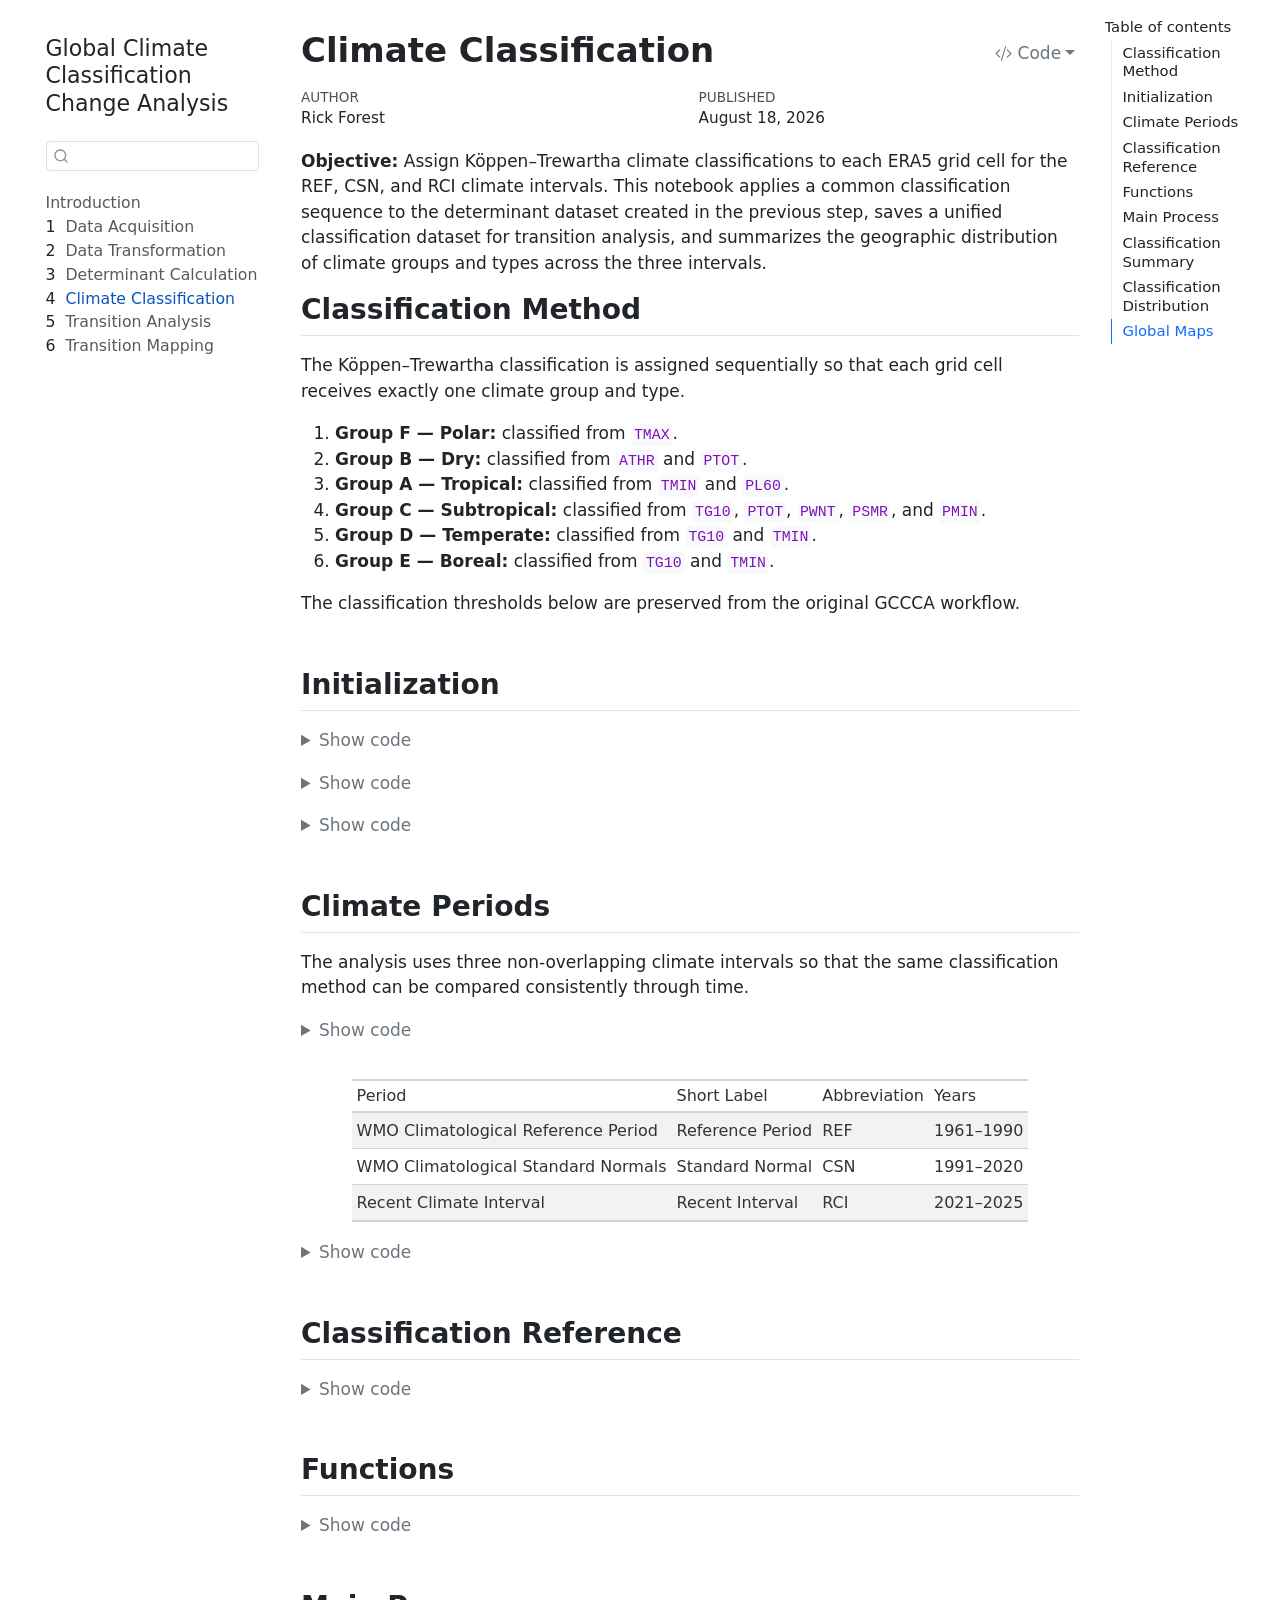
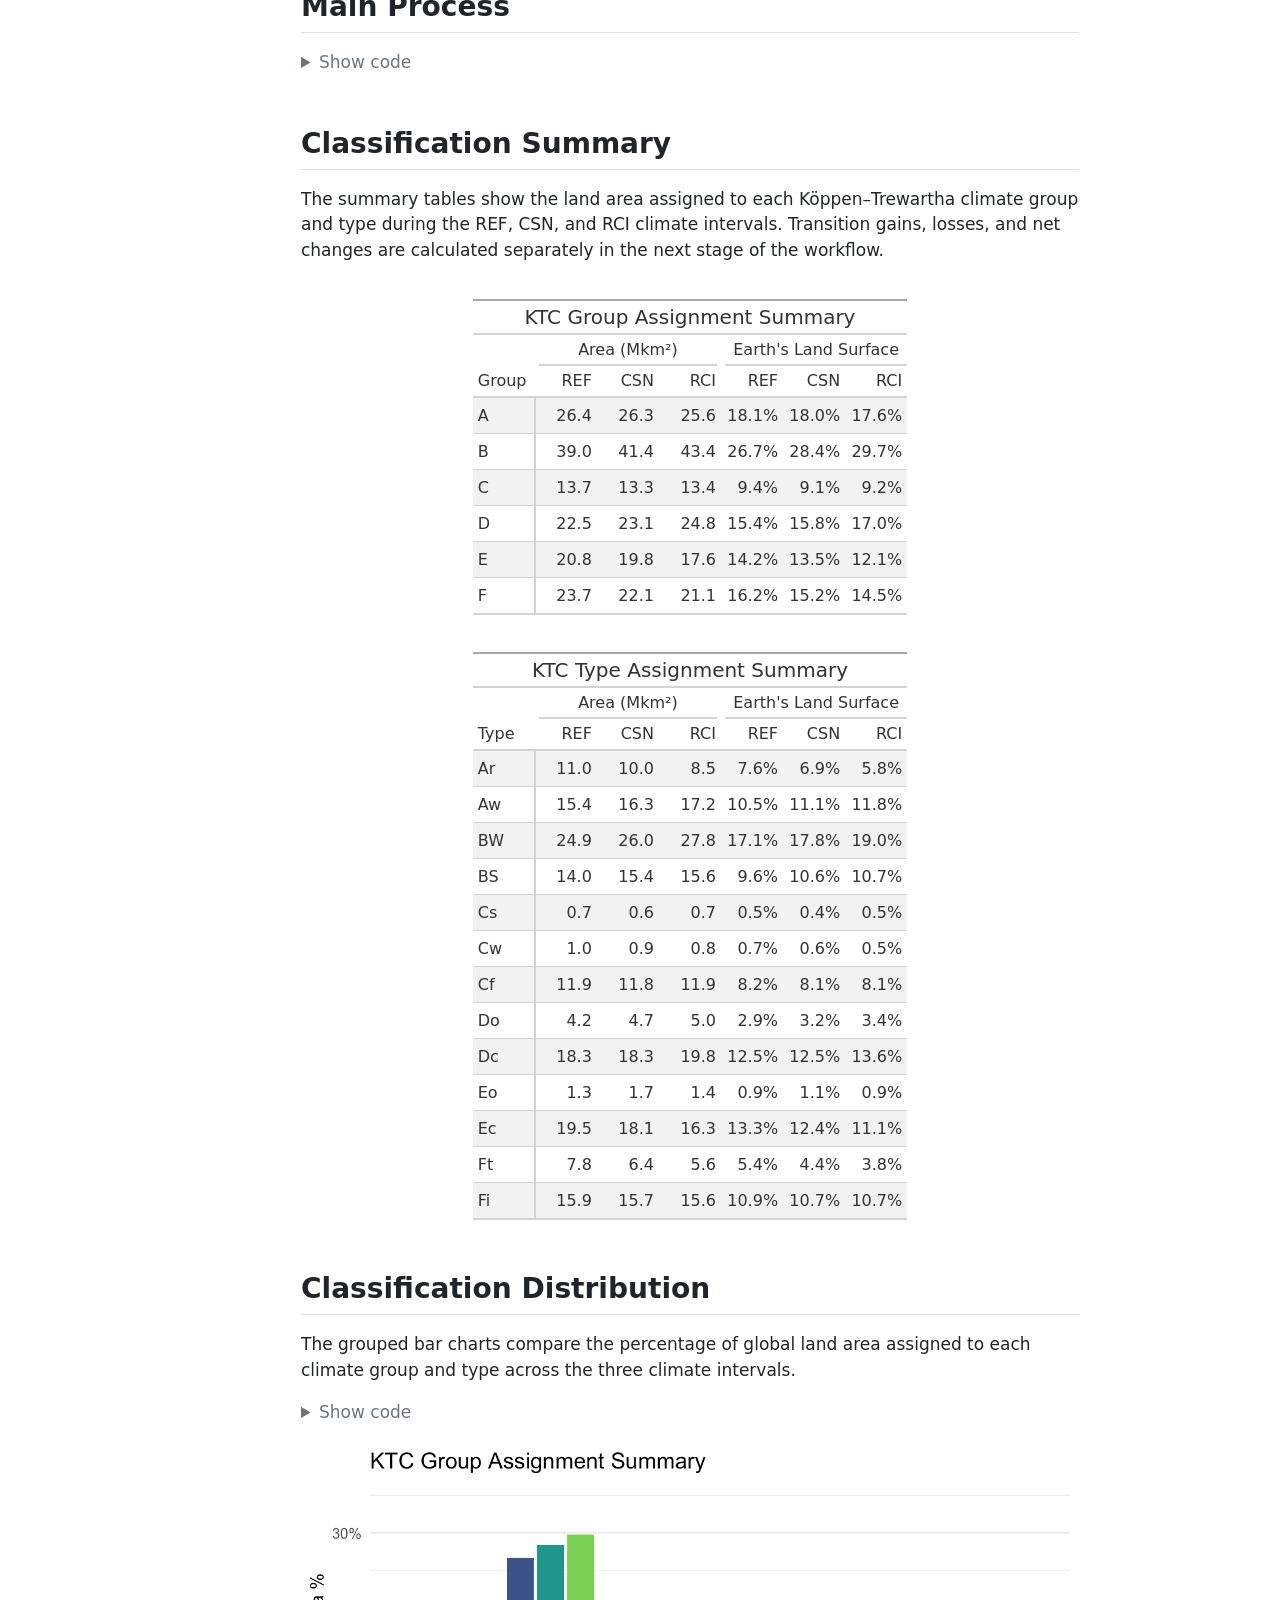
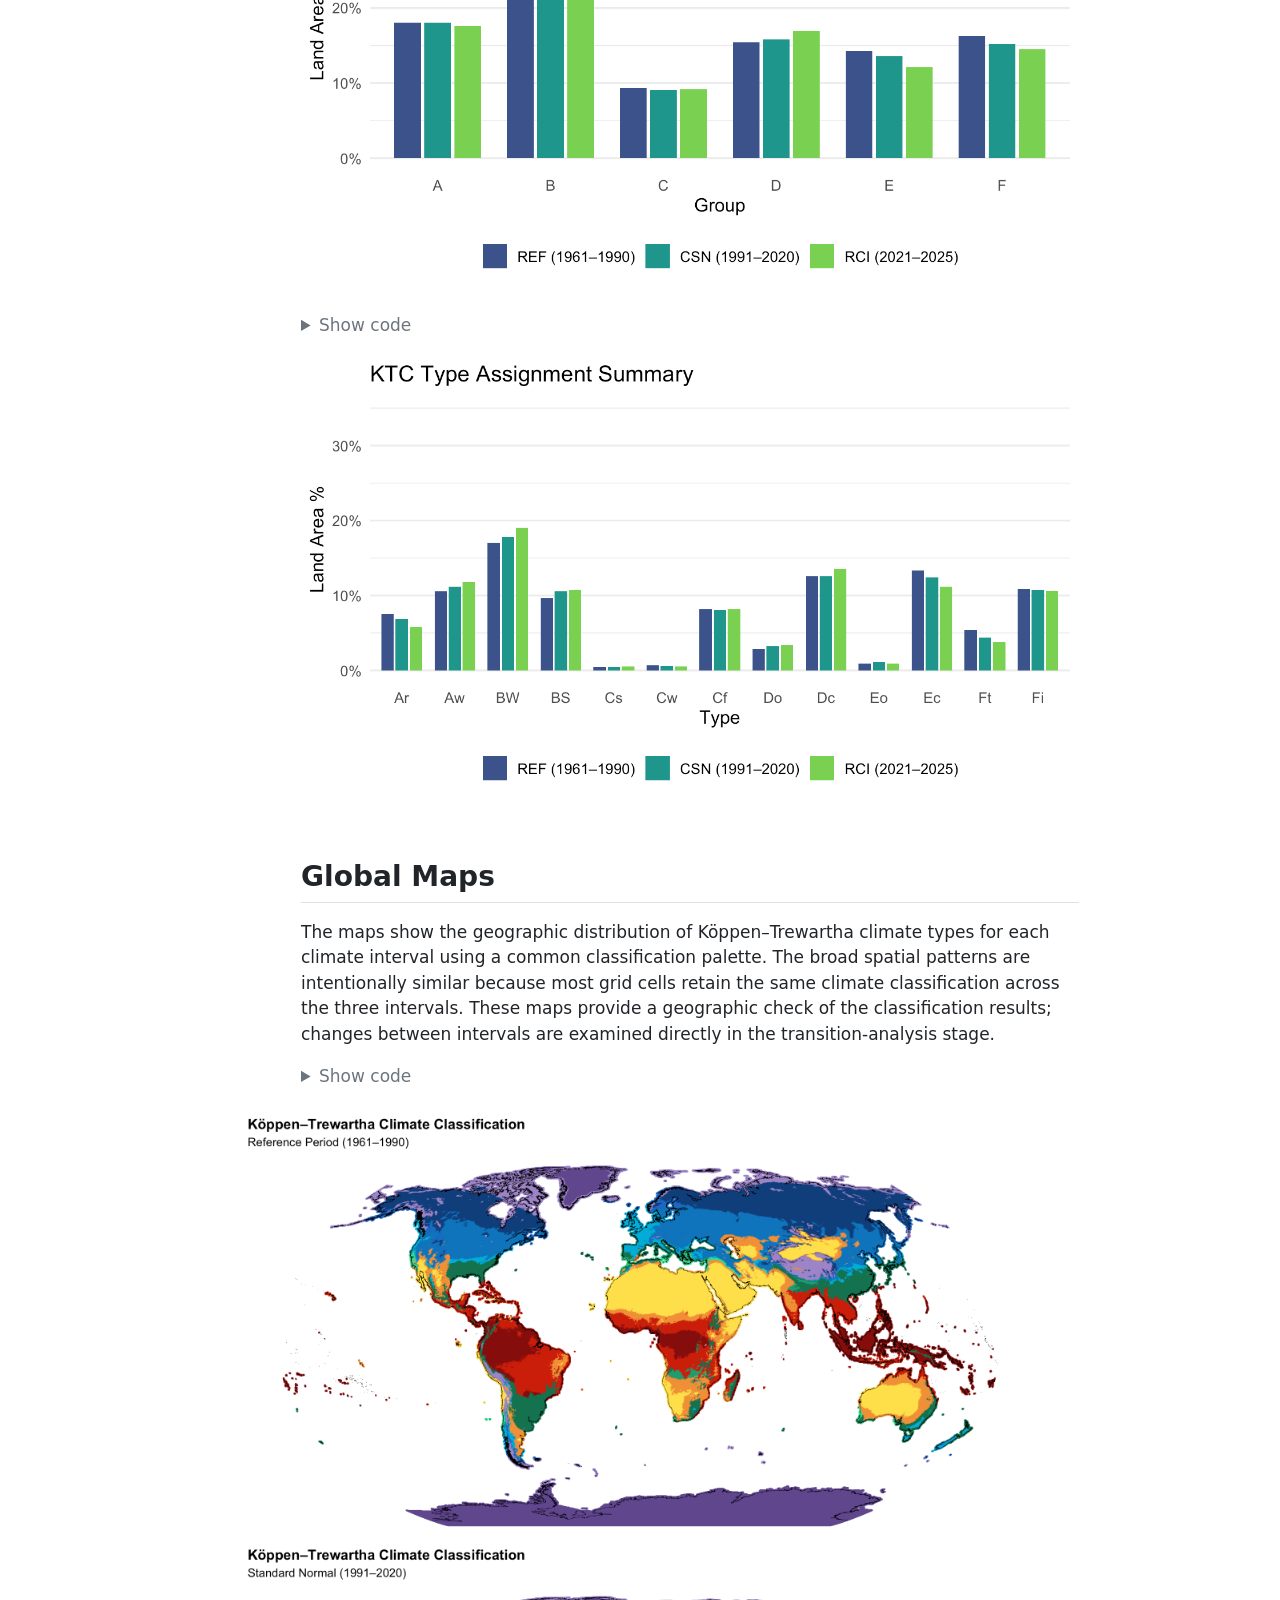
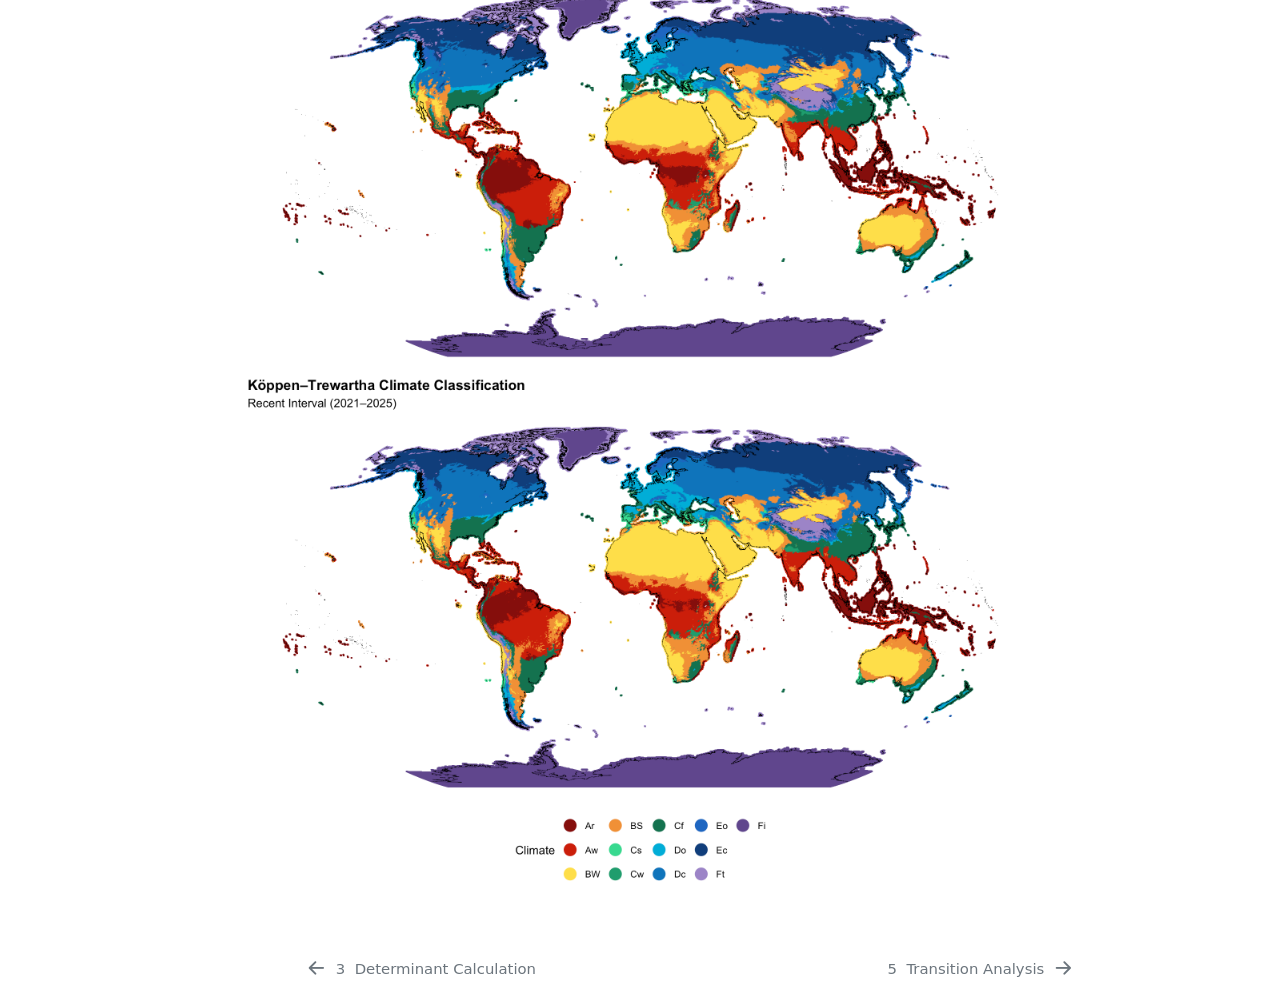
<file: 04-climate-classification.html>
<!DOCTYPE html>
<html xmlns="http://www.w3.org/1999/xhtml" lang="en" xml:lang="en"><head>

<meta charset="utf-8">
<meta name="generator" content="quarto-1.7.31">

<meta name="viewport" content="width=device-width, initial-scale=1.0, user-scalable=yes">

<meta name="author" content="Rick Forest">
<meta name="dcterms.date" content="2026-08-18">

<title>Climate Classification – Global Climate Classification Change Analysis</title>
<style>
code{white-space: pre-wrap;}
span.smallcaps{font-variant: small-caps;}
div.columns{display: flex; gap: min(4vw, 1.5em);}
div.column{flex: auto; overflow-x: auto;}
div.hanging-indent{margin-left: 1.5em; text-indent: -1.5em;}
ul.task-list{list-style: none;}
ul.task-list li input[type="checkbox"] {
  width: 0.8em;
  margin: 0 0.8em 0.2em -1em; /* quarto-specific, see https://github.com/quarto-dev/quarto-cli/issues/4556 */ 
  vertical-align: middle;
}
/* CSS for syntax highlighting */
html { -webkit-text-size-adjust: 100%; }
pre > code.sourceCode { white-space: pre; position: relative; }
pre > code.sourceCode > span { display: inline-block; line-height: 1.25; }
pre > code.sourceCode > span:empty { height: 1.2em; }
.sourceCode { overflow: visible; }
code.sourceCode > span { color: inherit; text-decoration: inherit; }
div.sourceCode { margin: 1em 0; }
pre.sourceCode { margin: 0; }
@media screen {
div.sourceCode { overflow: auto; }
}
@media print {
pre > code.sourceCode { white-space: pre-wrap; }
pre > code.sourceCode > span { text-indent: -5em; padding-left: 5em; }
}
pre.numberSource code
  { counter-reset: source-line 0; }
pre.numberSource code > span
  { position: relative; left: -4em; counter-increment: source-line; }
pre.numberSource code > span > a:first-child::before
  { content: counter(source-line);
    position: relative; left: -1em; text-align: right; vertical-align: baseline;
    border: none; display: inline-block;
    -webkit-touch-callout: none; -webkit-user-select: none;
    -khtml-user-select: none; -moz-user-select: none;
    -ms-user-select: none; user-select: none;
    padding: 0 4px; width: 4em;
  }
pre.numberSource { margin-left: 3em;  padding-left: 4px; }
div.sourceCode
  {   }
@media screen {
pre > code.sourceCode > span > a:first-child::before { text-decoration: underline; }
}
</style>


<script src="site_libs/quarto-nav/quarto-nav.js"></script>
<script src="site_libs/quarto-nav/headroom.min.js"></script>
<script src="site_libs/clipboard/clipboard.min.js"></script>
<script src="site_libs/quarto-search/autocomplete.umd.js"></script>
<script src="site_libs/quarto-search/fuse.min.js"></script>
<script src="site_libs/quarto-search/quarto-search.js"></script>
<meta name="quarto:offset" content="./">
<link href="./05-transition-analysis.html" rel="next">
<link href="./03-determinant-calculation.html" rel="prev">
<script src="site_libs/quarto-html/quarto.js" type="module"></script>
<script src="site_libs/quarto-html/tabsets/tabsets.js" type="module"></script>
<script src="site_libs/quarto-html/popper.min.js"></script>
<script src="site_libs/quarto-html/tippy.umd.min.js"></script>
<script src="site_libs/quarto-html/anchor.min.js"></script>
<link href="site_libs/quarto-html/tippy.css" rel="stylesheet">
<link href="site_libs/quarto-html/quarto-syntax-highlighting-e1a5c8363afafaef2c763b6775fbf3ca.css" rel="stylesheet" id="quarto-text-highlighting-styles">
<script src="site_libs/bootstrap/bootstrap.min.js"></script>
<link href="site_libs/bootstrap/bootstrap-icons.css" rel="stylesheet">
<link href="site_libs/bootstrap/bootstrap-707766490a2d6a7e331f17c5d3230b06.min.css" rel="stylesheet" append-hash="true" id="quarto-bootstrap" data-mode="light">
<script id="quarto-search-options" type="application/json">{
  "location": "sidebar",
  "copy-button": false,
  "collapse-after": 3,
  "panel-placement": "start",
  "type": "textbox",
  "limit": 50,
  "keyboard-shortcut": [
    "f",
    "/",
    "s"
  ],
  "show-item-context": false,
  "language": {
    "search-no-results-text": "No results",
    "search-matching-documents-text": "matching documents",
    "search-copy-link-title": "Copy link to search",
    "search-hide-matches-text": "Hide additional matches",
    "search-more-match-text": "more match in this document",
    "search-more-matches-text": "more matches in this document",
    "search-clear-button-title": "Clear",
    "search-text-placeholder": "",
    "search-detached-cancel-button-title": "Cancel",
    "search-submit-button-title": "Submit",
    "search-label": "Search"
  }
}</script>


</head>

<body class="nav-sidebar floating quarto-light">

<div id="quarto-search-results"></div>
  <header id="quarto-header" class="headroom fixed-top">
  <nav class="quarto-secondary-nav">
    <div class="container-fluid d-flex">
      <button type="button" class="quarto-btn-toggle btn" data-bs-toggle="collapse" role="button" data-bs-target=".quarto-sidebar-collapse-item" aria-controls="quarto-sidebar" aria-expanded="false" aria-label="Toggle sidebar navigation" onclick="if (window.quartoToggleHeadroom) { window.quartoToggleHeadroom(); }">
        <i class="bi bi-layout-text-sidebar-reverse"></i>
      </button>
        <nav class="quarto-page-breadcrumbs" aria-label="breadcrumb"><ol class="breadcrumb"><li class="breadcrumb-item"><a href="./04-climate-classification.html"><span class="chapter-number">4</span>&nbsp; <span class="chapter-title">Climate Classification</span></a></li></ol></nav>
        <a class="flex-grow-1" role="navigation" data-bs-toggle="collapse" data-bs-target=".quarto-sidebar-collapse-item" aria-controls="quarto-sidebar" aria-expanded="false" aria-label="Toggle sidebar navigation" onclick="if (window.quartoToggleHeadroom) { window.quartoToggleHeadroom(); }">      
        </a>
      <button type="button" class="btn quarto-search-button" aria-label="Search" onclick="window.quartoOpenSearch();">
        <i class="bi bi-search"></i>
      </button>
    </div>
  </nav>
</header>
<!-- content -->
<div id="quarto-content" class="quarto-container page-columns page-rows-contents page-layout-full">
<!-- sidebar -->
  <nav id="quarto-sidebar" class="sidebar collapse collapse-horizontal quarto-sidebar-collapse-item sidebar-navigation floating overflow-auto">
    <div class="pt-lg-2 mt-2 text-left sidebar-header">
    <div class="sidebar-title mb-0 py-0">
      <a href="./">Global Climate Classification Change Analysis</a> 
    </div>
      </div>
        <div class="mt-2 flex-shrink-0 align-items-center">
        <div class="sidebar-search">
        <div id="quarto-search" class="" title="Search"></div>
        </div>
        </div>
    <div class="sidebar-menu-container"> 
    <ul class="list-unstyled mt-1">
        <li class="sidebar-item">
  <div class="sidebar-item-container"> 
  <a href="./index.html" class="sidebar-item-text sidebar-link">
 <span class="menu-text">Introduction</span></a>
  </div>
</li>
        <li class="sidebar-item">
  <div class="sidebar-item-container"> 
  <a href="./01-data-acquisition.html" class="sidebar-item-text sidebar-link">
 <span class="menu-text"><span class="chapter-number">1</span>&nbsp; <span class="chapter-title">Data Acquisition</span></span></a>
  </div>
</li>
        <li class="sidebar-item">
  <div class="sidebar-item-container"> 
  <a href="./02-data-transformation.html" class="sidebar-item-text sidebar-link">
 <span class="menu-text"><span class="chapter-number">2</span>&nbsp; <span class="chapter-title">Data Transformation</span></span></a>
  </div>
</li>
        <li class="sidebar-item">
  <div class="sidebar-item-container"> 
  <a href="./03-determinant-calculation.html" class="sidebar-item-text sidebar-link">
 <span class="menu-text"><span class="chapter-number">3</span>&nbsp; <span class="chapter-title">Determinant Calculation</span></span></a>
  </div>
</li>
        <li class="sidebar-item">
  <div class="sidebar-item-container"> 
  <a href="./04-climate-classification.html" class="sidebar-item-text sidebar-link active">
 <span class="menu-text"><span class="chapter-number">4</span>&nbsp; <span class="chapter-title">Climate Classification</span></span></a>
  </div>
</li>
        <li class="sidebar-item">
  <div class="sidebar-item-container"> 
  <a href="./05-transition-analysis.html" class="sidebar-item-text sidebar-link">
 <span class="menu-text"><span class="chapter-number">5</span>&nbsp; <span class="chapter-title">Transition Analysis</span></span></a>
  </div>
</li>
        <li class="sidebar-item">
  <div class="sidebar-item-container"> 
  <a href="./06-transition-mapping.html" class="sidebar-item-text sidebar-link">
 <span class="menu-text"><span class="chapter-number">6</span>&nbsp; <span class="chapter-title">Transition Mapping</span></span></a>
  </div>
</li>
    </ul>
    </div>
</nav>
<div id="quarto-sidebar-glass" class="quarto-sidebar-collapse-item" data-bs-toggle="collapse" data-bs-target=".quarto-sidebar-collapse-item"></div>
<!-- margin-sidebar -->
    <div id="quarto-margin-sidebar" class="sidebar margin-sidebar">
        <nav id="TOC" role="doc-toc" class="toc-active">
    <h2 id="toc-title">Table of contents</h2>
   
  <ul>
  <li><a href="#classification-method" id="toc-classification-method" class="nav-link active" data-scroll-target="#classification-method">Classification Method</a></li>
  <li><a href="#initialization" id="toc-initialization" class="nav-link" data-scroll-target="#initialization">Initialization</a></li>
  <li><a href="#climate-periods" id="toc-climate-periods" class="nav-link" data-scroll-target="#climate-periods">Climate Periods</a></li>
  <li><a href="#classification-reference" id="toc-classification-reference" class="nav-link" data-scroll-target="#classification-reference">Classification Reference</a></li>
  <li><a href="#functions" id="toc-functions" class="nav-link" data-scroll-target="#functions">Functions</a></li>
  <li><a href="#main-process" id="toc-main-process" class="nav-link" data-scroll-target="#main-process">Main Process</a></li>
  <li><a href="#classification-summary" id="toc-classification-summary" class="nav-link" data-scroll-target="#classification-summary">Classification Summary</a></li>
  <li><a href="#classification-distribution" id="toc-classification-distribution" class="nav-link" data-scroll-target="#classification-distribution">Classification Distribution</a></li>
  <li><a href="#global-maps" id="toc-global-maps" class="nav-link" data-scroll-target="#global-maps">Global Maps</a></li>
  </ul>
</nav>
    </div>
<!-- main -->
<main class="content page-columns page-full column-body" id="quarto-document-content">

<header id="title-block-header" class="quarto-title-block default">
<div class="quarto-title">
<div class="quarto-title-block"><div><h1 class="title"><span class="chapter-title">Climate Classification</span></h1><button type="button" class="btn code-tools-button dropdown-toggle" id="quarto-code-tools-menu" data-bs-toggle="dropdown" aria-expanded="false"><i class="bi"></i> Code</button><ul class="dropdown-menu dropdown-menu-end" aria-labelelledby="quarto-code-tools-menu"><li><a id="quarto-show-all-code" class="dropdown-item" href="javascript:void(0)" role="button">Show All Code</a></li><li><a id="quarto-hide-all-code" class="dropdown-item" href="javascript:void(0)" role="button">Hide All Code</a></li><li><hr class="dropdown-divider"></li><li><a id="quarto-view-source" class="dropdown-item" href="javascript:void(0)" role="button">View Source</a></li></ul></div></div>
</div>



<div class="quarto-title-meta column-body">

    <div>
    <div class="quarto-title-meta-heading">Author</div>
    <div class="quarto-title-meta-contents">
             <p>Rick Forest </p>
          </div>
  </div>
    
    <div>
    <div class="quarto-title-meta-heading">Published</div>
    <div class="quarto-title-meta-contents">
      <p class="date">August 18, 2026</p>
    </div>
  </div>
  
    
  </div>
  


</header>


<p><strong>Objective:</strong> Assign Köppen–Trewartha climate classifications to each ERA5 grid cell for the REF, CSN, and RCI climate intervals. This notebook applies a common classification sequence to the determinant dataset created in the previous step, saves a unified classification dataset for transition analysis, and summarizes the geographic distribution of climate groups and types across the three intervals.</p>
<section id="classification-method" class="level2">
<h2 class="anchored" data-anchor-id="classification-method">Classification Method</h2>
<p>The Köppen–Trewartha classification is assigned sequentially so that each grid cell receives exactly one climate group and type.</p>
<ol type="1">
<li><strong>Group F — Polar:</strong> classified from <code>TMAX</code>.</li>
<li><strong>Group B — Dry:</strong> classified from <code>ATHR</code> and <code>PTOT</code>.</li>
<li><strong>Group A — Tropical:</strong> classified from <code>TMIN</code> and <code>PL60</code>.</li>
<li><strong>Group C — Subtropical:</strong> classified from <code>TG10</code>, <code>PTOT</code>, <code>PWNT</code>, <code>PSMR</code>, and <code>PMIN</code>.</li>
<li><strong>Group D — Temperate:</strong> classified from <code>TG10</code> and <code>TMIN</code>.</li>
<li><strong>Group E — Boreal:</strong> classified from <code>TG10</code> and <code>TMIN</code>.</li>
</ol>
<p>The classification thresholds below are preserved from the original GCCCA workflow.</p>
</section>
<section id="initialization" class="level2">
<h2 class="anchored" data-anchor-id="initialization">Initialization</h2>
<div class="cell">
<details class="code-fold">
<summary>Show code</summary>
<div class="sourceCode cell-code" id="cb1"><pre class="sourceCode r code-with-copy"><code class="sourceCode r"><span id="cb1-1"><a href="#cb1-1" aria-hidden="true" tabindex="-1"></a><span class="fu">suppressPackageStartupMessages</span>({</span>
<span id="cb1-2"><a href="#cb1-2" aria-hidden="true" tabindex="-1"></a>  <span class="fu">library</span>(tidyverse)</span>
<span id="cb1-3"><a href="#cb1-3" aria-hidden="true" tabindex="-1"></a>  <span class="fu">library</span>(sf)</span>
<span id="cb1-4"><a href="#cb1-4" aria-hidden="true" tabindex="-1"></a>  <span class="fu">library</span>(gt)</span>
<span id="cb1-5"><a href="#cb1-5" aria-hidden="true" tabindex="-1"></a>  <span class="fu">library</span>(arrow)</span>
<span id="cb1-6"><a href="#cb1-6" aria-hidden="true" tabindex="-1"></a>  <span class="fu">library</span>(fs)</span>
<span id="cb1-7"><a href="#cb1-7" aria-hidden="true" tabindex="-1"></a>  <span class="fu">library</span>(patchwork)</span>
<span id="cb1-8"><a href="#cb1-8" aria-hidden="true" tabindex="-1"></a>})</span></code><button title="Copy to Clipboard" class="code-copy-button"><i class="bi"></i></button></pre></div>
</details>
</div>
<div class="cell">
<details class="code-fold">
<summary>Show code</summary>
<div class="sourceCode cell-code" id="cb2"><pre class="sourceCode r code-with-copy"><code class="sourceCode r"><span id="cb2-1"><a href="#cb2-1" aria-hidden="true" tabindex="-1"></a>dir_reference <span class="ot">&lt;-</span> <span class="fu">path</span>(<span class="st">"data"</span>, <span class="st">"reference"</span>)</span>
<span id="cb2-2"><a href="#cb2-2" aria-hidden="true" tabindex="-1"></a>dir_derived <span class="ot">&lt;-</span> <span class="fu">path</span>(<span class="st">"data"</span>, <span class="st">"derived"</span>)</span>
<span id="cb2-3"><a href="#cb2-3" aria-hidden="true" tabindex="-1"></a></span>
<span id="cb2-4"><a href="#cb2-4" aria-hidden="true" tabindex="-1"></a>determinants_path <span class="ot">&lt;-</span> <span class="fu">path</span>(</span>
<span id="cb2-5"><a href="#cb2-5" aria-hidden="true" tabindex="-1"></a>  dir_derived,</span>
<span id="cb2-6"><a href="#cb2-6" aria-hidden="true" tabindex="-1"></a>  <span class="st">"climate_determinants.parquet"</span></span>
<span id="cb2-7"><a href="#cb2-7" aria-hidden="true" tabindex="-1"></a>)</span>
<span id="cb2-8"><a href="#cb2-8" aria-hidden="true" tabindex="-1"></a></span>
<span id="cb2-9"><a href="#cb2-9" aria-hidden="true" tabindex="-1"></a>classification_path <span class="ot">&lt;-</span> <span class="fu">path</span>(</span>
<span id="cb2-10"><a href="#cb2-10" aria-hidden="true" tabindex="-1"></a>  dir_derived,</span>
<span id="cb2-11"><a href="#cb2-11" aria-hidden="true" tabindex="-1"></a>  <span class="st">"climate_classification.parquet"</span></span>
<span id="cb2-12"><a href="#cb2-12" aria-hidden="true" tabindex="-1"></a>)</span>
<span id="cb2-13"><a href="#cb2-13" aria-hidden="true" tabindex="-1"></a></span>
<span id="cb2-14"><a href="#cb2-14" aria-hidden="true" tabindex="-1"></a>ktc_codes_path <span class="ot">&lt;-</span> <span class="fu">path</span>(</span>
<span id="cb2-15"><a href="#cb2-15" aria-hidden="true" tabindex="-1"></a>  dir_reference,</span>
<span id="cb2-16"><a href="#cb2-16" aria-hidden="true" tabindex="-1"></a>  <span class="st">"ktc_type_codes.csv"</span></span>
<span id="cb2-17"><a href="#cb2-17" aria-hidden="true" tabindex="-1"></a>)</span>
<span id="cb2-18"><a href="#cb2-18" aria-hidden="true" tabindex="-1"></a></span>
<span id="cb2-19"><a href="#cb2-19" aria-hidden="true" tabindex="-1"></a>coastline_path <span class="ot">&lt;-</span> <span class="fu">path</span>(</span>
<span id="cb2-20"><a href="#cb2-20" aria-hidden="true" tabindex="-1"></a>  dir_reference,</span>
<span id="cb2-21"><a href="#cb2-21" aria-hidden="true" tabindex="-1"></a>  <span class="st">"global-coastline.gpkg"</span></span>
<span id="cb2-22"><a href="#cb2-22" aria-hidden="true" tabindex="-1"></a>)</span></code><button title="Copy to Clipboard" class="code-copy-button"><i class="bi"></i></button></pre></div>
</details>
</div>
<div class="cell">
<details class="code-fold">
<summary>Show code</summary>
<div class="sourceCode cell-code" id="cb3"><pre class="sourceCode r code-with-copy"><code class="sourceCode r"><span id="cb3-1"><a href="#cb3-1" aria-hidden="true" tabindex="-1"></a><span class="co"># Recalculate the climate classifications from the determinant dataset.</span></span>
<span id="cb3-2"><a href="#cb3-2" aria-hidden="true" tabindex="-1"></a><span class="co">#</span></span>
<span id="cb3-3"><a href="#cb3-3" aria-hidden="true" tabindex="-1"></a><span class="co"># Set to TRUE after climate_determinants.parquet has changed or when the</span></span>
<span id="cb3-4"><a href="#cb3-4" aria-hidden="true" tabindex="-1"></a><span class="co"># classification dataset needs to be rebuilt. After a successful calculation,</span></span>
<span id="cb3-5"><a href="#cb3-5" aria-hidden="true" tabindex="-1"></a><span class="co"># FALSE can be used for fast previewing and rendering.</span></span>
<span id="cb3-6"><a href="#cb3-6" aria-hidden="true" tabindex="-1"></a>run_climate_classification <span class="ot">&lt;-</span> <span class="cn">FALSE</span></span></code><button title="Copy to Clipboard" class="code-copy-button"><i class="bi"></i></button></pre></div>
</details>
</div>
</section>
<section id="climate-periods" class="level2">
<h2 class="anchored" data-anchor-id="climate-periods">Climate Periods</h2>
<p>The analysis uses three non-overlapping climate intervals so that the same classification method can be compared consistently through time.</p>
<div class="cell">
<details class="code-fold">
<summary>Show code</summary>
<div class="sourceCode cell-code" id="cb4"><pre class="sourceCode r code-with-copy"><code class="sourceCode r"><span id="cb4-1"><a href="#cb4-1" aria-hidden="true" tabindex="-1"></a><span class="fu">source</span>(<span class="st">"R/climate-periods.R"</span>)</span>
<span id="cb4-2"><a href="#cb4-2" aria-hidden="true" tabindex="-1"></a></span>
<span id="cb4-3"><a href="#cb4-3" aria-hidden="true" tabindex="-1"></a>climate_periods <span class="sc">|&gt;</span></span>
<span id="cb4-4"><a href="#cb4-4" aria-hidden="true" tabindex="-1"></a>  <span class="fu">transmute</span>(</span>
<span id="cb4-5"><a href="#cb4-5" aria-hidden="true" tabindex="-1"></a>    <span class="st">`</span><span class="at">Period</span><span class="st">`</span> <span class="ot">=</span> period_name,</span>
<span id="cb4-6"><a href="#cb4-6" aria-hidden="true" tabindex="-1"></a>    <span class="st">`</span><span class="at">Short Label</span><span class="st">`</span> <span class="ot">=</span> period_label,</span>
<span id="cb4-7"><a href="#cb4-7" aria-hidden="true" tabindex="-1"></a>    <span class="st">`</span><span class="at">Abbreviation</span><span class="st">`</span> <span class="ot">=</span> period_abbr,</span>
<span id="cb4-8"><a href="#cb4-8" aria-hidden="true" tabindex="-1"></a>    <span class="st">`</span><span class="at">Years</span><span class="st">`</span> <span class="ot">=</span> <span class="fu">sprintf</span>(<span class="st">"%d–%d"</span>, start_year, end_year)</span>
<span id="cb4-9"><a href="#cb4-9" aria-hidden="true" tabindex="-1"></a>  ) <span class="sc">|&gt;</span></span>
<span id="cb4-10"><a href="#cb4-10" aria-hidden="true" tabindex="-1"></a>  <span class="fu">gt</span>()</span></code><button title="Copy to Clipboard" class="code-copy-button"><i class="bi"></i></button></pre></div>
</details>
<div class="cell-output-display">
<div id="aegnfhtpon" style="padding-left:0px;padding-right:0px;padding-top:10px;padding-bottom:10px;overflow-x:auto;overflow-y:auto;width:auto;height:auto;">
<style>#aegnfhtpon table {
  font-family: system-ui, 'Segoe UI', Roboto, Helvetica, Arial, sans-serif, 'Apple Color Emoji', 'Segoe UI Emoji', 'Segoe UI Symbol', 'Noto Color Emoji';
  -webkit-font-smoothing: antialiased;
  -moz-osx-font-smoothing: grayscale;
}

#aegnfhtpon thead, #aegnfhtpon tbody, #aegnfhtpon tfoot, #aegnfhtpon tr, #aegnfhtpon td, #aegnfhtpon th {
  border-style: none;
}

#aegnfhtpon p {
  margin: 0;
  padding: 0;
}

#aegnfhtpon .gt_table {
  display: table;
  border-collapse: collapse;
  line-height: normal;
  margin-left: auto;
  margin-right: auto;
  color: #333333;
  font-size: 16px;
  font-weight: normal;
  font-style: normal;
  background-color: #FFFFFF;
  width: auto;
  border-top-style: solid;
  border-top-width: 2px;
  border-top-color: #A8A8A8;
  border-right-style: none;
  border-right-width: 2px;
  border-right-color: #D3D3D3;
  border-bottom-style: solid;
  border-bottom-width: 2px;
  border-bottom-color: #A8A8A8;
  border-left-style: none;
  border-left-width: 2px;
  border-left-color: #D3D3D3;
}

#aegnfhtpon .gt_caption {
  padding-top: 4px;
  padding-bottom: 4px;
}

#aegnfhtpon .gt_title {
  color: #333333;
  font-size: 125%;
  font-weight: initial;
  padding-top: 4px;
  padding-bottom: 4px;
  padding-left: 5px;
  padding-right: 5px;
  border-bottom-color: #FFFFFF;
  border-bottom-width: 0;
}

#aegnfhtpon .gt_subtitle {
  color: #333333;
  font-size: 85%;
  font-weight: initial;
  padding-top: 3px;
  padding-bottom: 5px;
  padding-left: 5px;
  padding-right: 5px;
  border-top-color: #FFFFFF;
  border-top-width: 0;
}

#aegnfhtpon .gt_heading {
  background-color: #FFFFFF;
  text-align: center;
  border-bottom-color: #FFFFFF;
  border-left-style: none;
  border-left-width: 1px;
  border-left-color: #D3D3D3;
  border-right-style: none;
  border-right-width: 1px;
  border-right-color: #D3D3D3;
}

#aegnfhtpon .gt_bottom_border {
  border-bottom-style: solid;
  border-bottom-width: 2px;
  border-bottom-color: #D3D3D3;
}

#aegnfhtpon .gt_col_headings {
  border-top-style: solid;
  border-top-width: 2px;
  border-top-color: #D3D3D3;
  border-bottom-style: solid;
  border-bottom-width: 2px;
  border-bottom-color: #D3D3D3;
  border-left-style: none;
  border-left-width: 1px;
  border-left-color: #D3D3D3;
  border-right-style: none;
  border-right-width: 1px;
  border-right-color: #D3D3D3;
}

#aegnfhtpon .gt_col_heading {
  color: #333333;
  background-color: #FFFFFF;
  font-size: 100%;
  font-weight: normal;
  text-transform: inherit;
  border-left-style: none;
  border-left-width: 1px;
  border-left-color: #D3D3D3;
  border-right-style: none;
  border-right-width: 1px;
  border-right-color: #D3D3D3;
  vertical-align: bottom;
  padding-top: 5px;
  padding-bottom: 6px;
  padding-left: 5px;
  padding-right: 5px;
  overflow-x: hidden;
}

#aegnfhtpon .gt_column_spanner_outer {
  color: #333333;
  background-color: #FFFFFF;
  font-size: 100%;
  font-weight: normal;
  text-transform: inherit;
  padding-top: 0;
  padding-bottom: 0;
  padding-left: 4px;
  padding-right: 4px;
}

#aegnfhtpon .gt_column_spanner_outer:first-child {
  padding-left: 0;
}

#aegnfhtpon .gt_column_spanner_outer:last-child {
  padding-right: 0;
}

#aegnfhtpon .gt_column_spanner {
  border-bottom-style: solid;
  border-bottom-width: 2px;
  border-bottom-color: #D3D3D3;
  vertical-align: bottom;
  padding-top: 5px;
  padding-bottom: 5px;
  overflow-x: hidden;
  display: inline-block;
  width: 100%;
}

#aegnfhtpon .gt_spanner_row {
  border-bottom-style: hidden;
}

#aegnfhtpon .gt_group_heading {
  padding-top: 8px;
  padding-bottom: 8px;
  padding-left: 5px;
  padding-right: 5px;
  color: #333333;
  background-color: #FFFFFF;
  font-size: 100%;
  font-weight: initial;
  text-transform: inherit;
  border-top-style: solid;
  border-top-width: 2px;
  border-top-color: #D3D3D3;
  border-bottom-style: solid;
  border-bottom-width: 2px;
  border-bottom-color: #D3D3D3;
  border-left-style: none;
  border-left-width: 1px;
  border-left-color: #D3D3D3;
  border-right-style: none;
  border-right-width: 1px;
  border-right-color: #D3D3D3;
  vertical-align: middle;
  text-align: left;
}

#aegnfhtpon .gt_empty_group_heading {
  padding: 0.5px;
  color: #333333;
  background-color: #FFFFFF;
  font-size: 100%;
  font-weight: initial;
  border-top-style: solid;
  border-top-width: 2px;
  border-top-color: #D3D3D3;
  border-bottom-style: solid;
  border-bottom-width: 2px;
  border-bottom-color: #D3D3D3;
  vertical-align: middle;
}

#aegnfhtpon .gt_from_md > :first-child {
  margin-top: 0;
}

#aegnfhtpon .gt_from_md > :last-child {
  margin-bottom: 0;
}

#aegnfhtpon .gt_row {
  padding-top: 8px;
  padding-bottom: 8px;
  padding-left: 5px;
  padding-right: 5px;
  margin: 10px;
  border-top-style: solid;
  border-top-width: 1px;
  border-top-color: #D3D3D3;
  border-left-style: none;
  border-left-width: 1px;
  border-left-color: #D3D3D3;
  border-right-style: none;
  border-right-width: 1px;
  border-right-color: #D3D3D3;
  vertical-align: middle;
  overflow-x: hidden;
}

#aegnfhtpon .gt_stub {
  color: #333333;
  background-color: #FFFFFF;
  font-size: 100%;
  font-weight: initial;
  text-transform: inherit;
  border-right-style: solid;
  border-right-width: 2px;
  border-right-color: #D3D3D3;
  padding-left: 5px;
  padding-right: 5px;
}

#aegnfhtpon .gt_stub_row_group {
  color: #333333;
  background-color: #FFFFFF;
  font-size: 100%;
  font-weight: initial;
  text-transform: inherit;
  border-right-style: solid;
  border-right-width: 2px;
  border-right-color: #D3D3D3;
  padding-left: 5px;
  padding-right: 5px;
  vertical-align: top;
}

#aegnfhtpon .gt_row_group_first td {
  border-top-width: 2px;
}

#aegnfhtpon .gt_row_group_first th {
  border-top-width: 2px;
}

#aegnfhtpon .gt_summary_row {
  color: #333333;
  background-color: #FFFFFF;
  text-transform: inherit;
  padding-top: 8px;
  padding-bottom: 8px;
  padding-left: 5px;
  padding-right: 5px;
}

#aegnfhtpon .gt_first_summary_row {
  border-top-style: solid;
  border-top-color: #D3D3D3;
}

#aegnfhtpon .gt_first_summary_row.thick {
  border-top-width: 2px;
}

#aegnfhtpon .gt_last_summary_row {
  padding-top: 8px;
  padding-bottom: 8px;
  padding-left: 5px;
  padding-right: 5px;
  border-bottom-style: solid;
  border-bottom-width: 2px;
  border-bottom-color: #D3D3D3;
}

#aegnfhtpon .gt_grand_summary_row {
  color: #333333;
  background-color: #FFFFFF;
  text-transform: inherit;
  padding-top: 8px;
  padding-bottom: 8px;
  padding-left: 5px;
  padding-right: 5px;
}

#aegnfhtpon .gt_first_grand_summary_row {
  padding-top: 8px;
  padding-bottom: 8px;
  padding-left: 5px;
  padding-right: 5px;
  border-top-style: double;
  border-top-width: 6px;
  border-top-color: #D3D3D3;
}

#aegnfhtpon .gt_last_grand_summary_row_top {
  padding-top: 8px;
  padding-bottom: 8px;
  padding-left: 5px;
  padding-right: 5px;
  border-bottom-style: double;
  border-bottom-width: 6px;
  border-bottom-color: #D3D3D3;
}

#aegnfhtpon .gt_striped {
  background-color: rgba(128, 128, 128, 0.05);
}

#aegnfhtpon .gt_table_body {
  border-top-style: solid;
  border-top-width: 2px;
  border-top-color: #D3D3D3;
  border-bottom-style: solid;
  border-bottom-width: 2px;
  border-bottom-color: #D3D3D3;
}

#aegnfhtpon .gt_footnotes {
  color: #333333;
  background-color: #FFFFFF;
  border-bottom-style: none;
  border-bottom-width: 2px;
  border-bottom-color: #D3D3D3;
  border-left-style: none;
  border-left-width: 2px;
  border-left-color: #D3D3D3;
  border-right-style: none;
  border-right-width: 2px;
  border-right-color: #D3D3D3;
}

#aegnfhtpon .gt_footnote {
  margin: 0px;
  font-size: 90%;
  padding-top: 4px;
  padding-bottom: 4px;
  padding-left: 5px;
  padding-right: 5px;
}

#aegnfhtpon .gt_sourcenotes {
  color: #333333;
  background-color: #FFFFFF;
  border-bottom-style: none;
  border-bottom-width: 2px;
  border-bottom-color: #D3D3D3;
  border-left-style: none;
  border-left-width: 2px;
  border-left-color: #D3D3D3;
  border-right-style: none;
  border-right-width: 2px;
  border-right-color: #D3D3D3;
}

#aegnfhtpon .gt_sourcenote {
  font-size: 90%;
  padding-top: 4px;
  padding-bottom: 4px;
  padding-left: 5px;
  padding-right: 5px;
}

#aegnfhtpon .gt_left {
  text-align: left;
}

#aegnfhtpon .gt_center {
  text-align: center;
}

#aegnfhtpon .gt_right {
  text-align: right;
  font-variant-numeric: tabular-nums;
}

#aegnfhtpon .gt_font_normal {
  font-weight: normal;
}

#aegnfhtpon .gt_font_bold {
  font-weight: bold;
}

#aegnfhtpon .gt_font_italic {
  font-style: italic;
}

#aegnfhtpon .gt_super {
  font-size: 65%;
}

#aegnfhtpon .gt_footnote_marks {
  font-size: 75%;
  vertical-align: 0.4em;
  position: initial;
}

#aegnfhtpon .gt_asterisk {
  font-size: 100%;
  vertical-align: 0;
}

#aegnfhtpon .gt_indent_1 {
  text-indent: 5px;
}

#aegnfhtpon .gt_indent_2 {
  text-indent: 10px;
}

#aegnfhtpon .gt_indent_3 {
  text-indent: 15px;
}

#aegnfhtpon .gt_indent_4 {
  text-indent: 20px;
}

#aegnfhtpon .gt_indent_5 {
  text-indent: 25px;
}

#aegnfhtpon .katex-display {
  display: inline-flex !important;
  margin-bottom: 0.75em !important;
}

#aegnfhtpon div.Reactable > div.rt-table > div.rt-thead > div.rt-tr.rt-tr-group-header > div.rt-th-group:after {
  height: 0px !important;
}
</style>

<table class="gt_table caption-top table table-sm table-striped small" data-quarto-postprocess="true" data-quarto-disable-processing="false" data-quarto-bootstrap="false">
<thead>
<tr class="gt_col_headings header">
<th id="Period" class="gt_col_heading gt_columns_bottom_border gt_left" data-quarto-table-cell-role="th" scope="col">Period</th>
<th id="Short-Label" class="gt_col_heading gt_columns_bottom_border gt_left" data-quarto-table-cell-role="th" scope="col">Short Label</th>
<th id="Abbreviation" class="gt_col_heading gt_columns_bottom_border gt_left" data-quarto-table-cell-role="th" scope="col">Abbreviation</th>
<th id="Years" class="gt_col_heading gt_columns_bottom_border gt_left" data-quarto-table-cell-role="th" scope="col">Years</th>
</tr>
</thead>
<tbody class="gt_table_body">
<tr class="odd">
<td class="gt_row gt_left" headers="Period">WMO Climatological Reference Period</td>
<td class="gt_row gt_left" headers="Short Label">Reference Period</td>
<td class="gt_row gt_left" headers="Abbreviation">REF</td>
<td class="gt_row gt_left" headers="Years">1961–1990</td>
</tr>
<tr class="even">
<td class="gt_row gt_left" headers="Period">WMO Climatological Standard Normals</td>
<td class="gt_row gt_left" headers="Short Label">Standard Normal</td>
<td class="gt_row gt_left" headers="Abbreviation">CSN</td>
<td class="gt_row gt_left" headers="Years">1991–2020</td>
</tr>
<tr class="odd">
<td class="gt_row gt_left" headers="Period">Recent Climate Interval</td>
<td class="gt_row gt_left" headers="Short Label">Recent Interval</td>
<td class="gt_row gt_left" headers="Abbreviation">RCI</td>
<td class="gt_row gt_left" headers="Years">2021–2025</td>
</tr>
</tbody>
</table>

</div>
</div>
<details class="code-fold">
<summary>Show code</summary>
<div class="sourceCode cell-code" id="cb5"><pre class="sourceCode r code-with-copy"><code class="sourceCode r"><span id="cb5-1"><a href="#cb5-1" aria-hidden="true" tabindex="-1"></a>period_plot_labels <span class="ot">&lt;-</span> <span class="fu">setNames</span>(</span>
<span id="cb5-2"><a href="#cb5-2" aria-hidden="true" tabindex="-1"></a>  <span class="fu">paste0</span>(</span>
<span id="cb5-3"><a href="#cb5-3" aria-hidden="true" tabindex="-1"></a>    climate_periods<span class="sc">$</span>period_abbr,</span>
<span id="cb5-4"><a href="#cb5-4" aria-hidden="true" tabindex="-1"></a>    <span class="st">" ("</span>,</span>
<span id="cb5-5"><a href="#cb5-5" aria-hidden="true" tabindex="-1"></a>    climate_periods<span class="sc">$</span>start_year,</span>
<span id="cb5-6"><a href="#cb5-6" aria-hidden="true" tabindex="-1"></a>    <span class="st">"–"</span>,</span>
<span id="cb5-7"><a href="#cb5-7" aria-hidden="true" tabindex="-1"></a>    climate_periods<span class="sc">$</span>end_year,</span>
<span id="cb5-8"><a href="#cb5-8" aria-hidden="true" tabindex="-1"></a>    <span class="st">")"</span></span>
<span id="cb5-9"><a href="#cb5-9" aria-hidden="true" tabindex="-1"></a>  ),</span>
<span id="cb5-10"><a href="#cb5-10" aria-hidden="true" tabindex="-1"></a>  climate_periods<span class="sc">$</span>period_abbr</span>
<span id="cb5-11"><a href="#cb5-11" aria-hidden="true" tabindex="-1"></a>)</span>
<span id="cb5-12"><a href="#cb5-12" aria-hidden="true" tabindex="-1"></a></span>
<span id="cb5-13"><a href="#cb5-13" aria-hidden="true" tabindex="-1"></a>period_palette <span class="ot">&lt;-</span> <span class="fu">setNames</span>(</span>
<span id="cb5-14"><a href="#cb5-14" aria-hidden="true" tabindex="-1"></a>  viridisLite<span class="sc">::</span><span class="fu">viridis</span>(</span>
<span id="cb5-15"><a href="#cb5-15" aria-hidden="true" tabindex="-1"></a>    <span class="fu">nrow</span>(climate_periods),</span>
<span id="cb5-16"><a href="#cb5-16" aria-hidden="true" tabindex="-1"></a>    <span class="at">option =</span> <span class="st">"D"</span>,</span>
<span id="cb5-17"><a href="#cb5-17" aria-hidden="true" tabindex="-1"></a>    <span class="at">begin =</span> <span class="fl">0.25</span>,</span>
<span id="cb5-18"><a href="#cb5-18" aria-hidden="true" tabindex="-1"></a>    <span class="at">end =</span> <span class="fl">0.80</span></span>
<span id="cb5-19"><a href="#cb5-19" aria-hidden="true" tabindex="-1"></a>  ),</span>
<span id="cb5-20"><a href="#cb5-20" aria-hidden="true" tabindex="-1"></a>  climate_periods<span class="sc">$</span>period_abbr</span>
<span id="cb5-21"><a href="#cb5-21" aria-hidden="true" tabindex="-1"></a>)</span></code><button title="Copy to Clipboard" class="code-copy-button"><i class="bi"></i></button></pre></div>
</details>
</div>
</section>
<section id="classification-reference" class="level2">
<h2 class="anchored" data-anchor-id="classification-reference">Classification Reference</h2>
<div class="cell">
<details class="code-fold">
<summary>Show code</summary>
<div class="sourceCode cell-code" id="cb6"><pre class="sourceCode r code-with-copy"><code class="sourceCode r"><span id="cb6-1"><a href="#cb6-1" aria-hidden="true" tabindex="-1"></a>required_reference_files <span class="ot">&lt;-</span> <span class="fu">c</span>(</span>
<span id="cb6-2"><a href="#cb6-2" aria-hidden="true" tabindex="-1"></a>  ktc_codes_path,</span>
<span id="cb6-3"><a href="#cb6-3" aria-hidden="true" tabindex="-1"></a>  coastline_path</span>
<span id="cb6-4"><a href="#cb6-4" aria-hidden="true" tabindex="-1"></a>)</span>
<span id="cb6-5"><a href="#cb6-5" aria-hidden="true" tabindex="-1"></a></span>
<span id="cb6-6"><a href="#cb6-6" aria-hidden="true" tabindex="-1"></a><span class="cf">if</span> (<span class="sc">!</span><span class="fu">all</span>(<span class="fu">file_exists</span>(required_reference_files))) {</span>
<span id="cb6-7"><a href="#cb6-7" aria-hidden="true" tabindex="-1"></a>  <span class="fu">stop</span>(</span>
<span id="cb6-8"><a href="#cb6-8" aria-hidden="true" tabindex="-1"></a>    <span class="st">"Missing classification reference files in data/reference. "</span>,</span>
<span id="cb6-9"><a href="#cb6-9" aria-hidden="true" tabindex="-1"></a>    <span class="st">"Expected ktc_type_codes.csv and global-coastline.gpkg."</span></span>
<span id="cb6-10"><a href="#cb6-10" aria-hidden="true" tabindex="-1"></a>  )</span>
<span id="cb6-11"><a href="#cb6-11" aria-hidden="true" tabindex="-1"></a>}</span>
<span id="cb6-12"><a href="#cb6-12" aria-hidden="true" tabindex="-1"></a></span>
<span id="cb6-13"><a href="#cb6-13" aria-hidden="true" tabindex="-1"></a>df_ktc_codes <span class="ot">&lt;-</span> <span class="fu">read_csv</span>(</span>
<span id="cb6-14"><a href="#cb6-14" aria-hidden="true" tabindex="-1"></a>  ktc_codes_path,</span>
<span id="cb6-15"><a href="#cb6-15" aria-hidden="true" tabindex="-1"></a>  <span class="at">show_col_types =</span> <span class="cn">FALSE</span></span>
<span id="cb6-16"><a href="#cb6-16" aria-hidden="true" tabindex="-1"></a>)</span>
<span id="cb6-17"><a href="#cb6-17" aria-hidden="true" tabindex="-1"></a></span>
<span id="cb6-18"><a href="#cb6-18" aria-hidden="true" tabindex="-1"></a>ktc_levels <span class="ot">&lt;-</span> df_ktc_codes<span class="sc">$</span>ktc</span>
<span id="cb6-19"><a href="#cb6-19" aria-hidden="true" tabindex="-1"></a></span>
<span id="cb6-20"><a href="#cb6-20" aria-hidden="true" tabindex="-1"></a>ktc_palette <span class="ot">&lt;-</span> <span class="fu">setNames</span>(</span>
<span id="cb6-21"><a href="#cb6-21" aria-hidden="true" tabindex="-1"></a>  df_ktc_codes<span class="sc">$</span>hex,</span>
<span id="cb6-22"><a href="#cb6-22" aria-hidden="true" tabindex="-1"></a>  df_ktc_codes<span class="sc">$</span>ktc</span>
<span id="cb6-23"><a href="#cb6-23" aria-hidden="true" tabindex="-1"></a>)</span>
<span id="cb6-24"><a href="#cb6-24" aria-hidden="true" tabindex="-1"></a></span>
<span id="cb6-25"><a href="#cb6-25" aria-hidden="true" tabindex="-1"></a>group_levels <span class="ot">&lt;-</span> <span class="fu">c</span>(</span>
<span id="cb6-26"><a href="#cb6-26" aria-hidden="true" tabindex="-1"></a>  <span class="st">"A"</span>,</span>
<span id="cb6-27"><a href="#cb6-27" aria-hidden="true" tabindex="-1"></a>  <span class="st">"B"</span>,</span>
<span id="cb6-28"><a href="#cb6-28" aria-hidden="true" tabindex="-1"></a>  <span class="st">"C"</span>,</span>
<span id="cb6-29"><a href="#cb6-29" aria-hidden="true" tabindex="-1"></a>  <span class="st">"D"</span>,</span>
<span id="cb6-30"><a href="#cb6-30" aria-hidden="true" tabindex="-1"></a>  <span class="st">"E"</span>,</span>
<span id="cb6-31"><a href="#cb6-31" aria-hidden="true" tabindex="-1"></a>  <span class="st">"F"</span></span>
<span id="cb6-32"><a href="#cb6-32" aria-hidden="true" tabindex="-1"></a>)</span>
<span id="cb6-33"><a href="#cb6-33" aria-hidden="true" tabindex="-1"></a></span>
<span id="cb6-34"><a href="#cb6-34" aria-hidden="true" tabindex="-1"></a>rbn_prj <span class="ot">&lt;-</span> <span class="st">"ESRI:54030"</span></span>
<span id="cb6-35"><a href="#cb6-35" aria-hidden="true" tabindex="-1"></a></span>
<span id="cb6-36"><a href="#cb6-36" aria-hidden="true" tabindex="-1"></a>sf_coastline <span class="ot">&lt;-</span> <span class="fu">st_read</span>(</span>
<span id="cb6-37"><a href="#cb6-37" aria-hidden="true" tabindex="-1"></a>  coastline_path,</span>
<span id="cb6-38"><a href="#cb6-38" aria-hidden="true" tabindex="-1"></a>  <span class="at">quiet =</span> <span class="cn">TRUE</span></span>
<span id="cb6-39"><a href="#cb6-39" aria-hidden="true" tabindex="-1"></a>)</span></code><button title="Copy to Clipboard" class="code-copy-button"><i class="bi"></i></button></pre></div>
</details>
</div>
</section>
<section id="functions" class="level2">
<h2 class="anchored" data-anchor-id="functions">Functions</h2>
<div class="cell">
<details class="code-fold">
<summary>Show code</summary>
<div class="sourceCode cell-code" id="cb7"><pre class="sourceCode r code-with-copy"><code class="sourceCode r"><span id="cb7-1"><a href="#cb7-1" aria-hidden="true" tabindex="-1"></a>fn_assign_ktc <span class="ot">&lt;-</span> <span class="cf">function</span>(df) {</span>
<span id="cb7-2"><a href="#cb7-2" aria-hidden="true" tabindex="-1"></a>  df <span class="sc">|&gt;</span></span>
<span id="cb7-3"><a href="#cb7-3" aria-hidden="true" tabindex="-1"></a>    <span class="fu">mutate</span>(</span>
<span id="cb7-4"><a href="#cb7-4" aria-hidden="true" tabindex="-1"></a>      <span class="at">grp =</span> <span class="fu">case_when</span>(</span>
<span id="cb7-5"><a href="#cb7-5" aria-hidden="true" tabindex="-1"></a>        TMAX <span class="sc">&lt;</span> <span class="dv">10</span> <span class="sc">~</span> <span class="st">"F"</span>,</span>
<span id="cb7-6"><a href="#cb7-6" aria-hidden="true" tabindex="-1"></a>        PTOT <span class="sc">&lt;</span> (ATHR <span class="sc">*</span> <span class="dv">10</span>) <span class="sc">~</span> <span class="st">"B"</span>,</span>
<span id="cb7-7"><a href="#cb7-7" aria-hidden="true" tabindex="-1"></a>        TMIN <span class="sc">&gt;=</span> <span class="dv">18</span> <span class="sc">~</span> <span class="st">"A"</span>,</span>
<span id="cb7-8"><a href="#cb7-8" aria-hidden="true" tabindex="-1"></a>        TG10 <span class="sc">&gt;=</span> <span class="dv">8</span> <span class="sc">~</span> <span class="st">"C"</span>,</span>
<span id="cb7-9"><a href="#cb7-9" aria-hidden="true" tabindex="-1"></a>        TG10 <span class="sc">&gt;=</span> <span class="dv">4</span> <span class="sc">~</span> <span class="st">"D"</span>,</span>
<span id="cb7-10"><a href="#cb7-10" aria-hidden="true" tabindex="-1"></a>        TG10 <span class="sc">&gt;=</span> <span class="dv">1</span> <span class="sc">~</span> <span class="st">"E"</span>,</span>
<span id="cb7-11"><a href="#cb7-11" aria-hidden="true" tabindex="-1"></a>        <span class="cn">TRUE</span> <span class="sc">~</span> <span class="st">"X"</span></span>
<span id="cb7-12"><a href="#cb7-12" aria-hidden="true" tabindex="-1"></a>      ),</span>
<span id="cb7-13"><a href="#cb7-13" aria-hidden="true" tabindex="-1"></a>      <span class="at">typ =</span> <span class="fu">case_when</span>(</span>
<span id="cb7-14"><a href="#cb7-14" aria-hidden="true" tabindex="-1"></a>        grp <span class="sc">==</span> <span class="st">"A"</span> <span class="sc">&amp;</span> PL60 <span class="sc">&lt;=</span> <span class="dv">2</span> <span class="sc">~</span> <span class="st">"r"</span>,</span>
<span id="cb7-15"><a href="#cb7-15" aria-hidden="true" tabindex="-1"></a>        grp <span class="sc">==</span> <span class="st">"A"</span> <span class="sc">~</span> <span class="st">"w"</span>,</span>
<span id="cb7-16"><a href="#cb7-16" aria-hidden="true" tabindex="-1"></a>        grp <span class="sc">==</span> <span class="st">"B"</span> <span class="sc">&amp;</span> PTOT <span class="sc">&lt;</span> (ATHR <span class="sc">*</span> <span class="dv">10</span>) <span class="sc">/</span> <span class="dv">2</span> <span class="sc">~</span> <span class="st">"W"</span>,</span>
<span id="cb7-17"><a href="#cb7-17" aria-hidden="true" tabindex="-1"></a>        grp <span class="sc">==</span> <span class="st">"B"</span> <span class="sc">~</span> <span class="st">"S"</span>,</span>
<span id="cb7-18"><a href="#cb7-18" aria-hidden="true" tabindex="-1"></a>        grp <span class="sc">==</span> <span class="st">"C"</span> <span class="sc">&amp;</span></span>
<span id="cb7-19"><a href="#cb7-19" aria-hidden="true" tabindex="-1"></a>          PWNT <span class="sc">&gt;=</span> PSMR <span class="sc">*</span> <span class="dv">3</span> <span class="sc">&amp;</span></span>
<span id="cb7-20"><a href="#cb7-20" aria-hidden="true" tabindex="-1"></a>          PMIN <span class="sc">&lt;</span> <span class="dv">30</span> <span class="sc">&amp;</span></span>
<span id="cb7-21"><a href="#cb7-21" aria-hidden="true" tabindex="-1"></a>          PTOT <span class="sc">&lt;</span> <span class="dv">890</span> <span class="sc">~</span> <span class="st">"s"</span>,</span>
<span id="cb7-22"><a href="#cb7-22" aria-hidden="true" tabindex="-1"></a>        grp <span class="sc">==</span> <span class="st">"C"</span> <span class="sc">&amp;</span></span>
<span id="cb7-23"><a href="#cb7-23" aria-hidden="true" tabindex="-1"></a>          PSMR <span class="sc">&gt;=</span> PWNT <span class="sc">*</span> <span class="dv">10</span> <span class="sc">~</span> <span class="st">"w"</span>,</span>
<span id="cb7-24"><a href="#cb7-24" aria-hidden="true" tabindex="-1"></a>        grp <span class="sc">==</span> <span class="st">"C"</span> <span class="sc">~</span> <span class="st">"f"</span>,</span>
<span id="cb7-25"><a href="#cb7-25" aria-hidden="true" tabindex="-1"></a>        grp <span class="sc">==</span> <span class="st">"D"</span> <span class="sc">&amp;</span></span>
<span id="cb7-26"><a href="#cb7-26" aria-hidden="true" tabindex="-1"></a>          TMIN <span class="sc">&gt;</span> <span class="dv">0</span> <span class="sc">~</span> <span class="st">"o"</span>,</span>
<span id="cb7-27"><a href="#cb7-27" aria-hidden="true" tabindex="-1"></a>        grp <span class="sc">==</span> <span class="st">"D"</span> <span class="sc">~</span> <span class="st">"c"</span>,</span>
<span id="cb7-28"><a href="#cb7-28" aria-hidden="true" tabindex="-1"></a>        grp <span class="sc">==</span> <span class="st">"E"</span> <span class="sc">&amp;</span></span>
<span id="cb7-29"><a href="#cb7-29" aria-hidden="true" tabindex="-1"></a>          TMIN <span class="sc">&gt;</span> <span class="sc">-</span><span class="dv">10</span> <span class="sc">~</span> <span class="st">"o"</span>,</span>
<span id="cb7-30"><a href="#cb7-30" aria-hidden="true" tabindex="-1"></a>        grp <span class="sc">==</span> <span class="st">"E"</span> <span class="sc">~</span> <span class="st">"c"</span>,</span>
<span id="cb7-31"><a href="#cb7-31" aria-hidden="true" tabindex="-1"></a>        grp <span class="sc">==</span> <span class="st">"F"</span> <span class="sc">&amp;</span></span>
<span id="cb7-32"><a href="#cb7-32" aria-hidden="true" tabindex="-1"></a>          TMAX <span class="sc">&gt;</span> <span class="dv">0</span> <span class="sc">~</span> <span class="st">"t"</span>,</span>
<span id="cb7-33"><a href="#cb7-33" aria-hidden="true" tabindex="-1"></a>        grp <span class="sc">==</span> <span class="st">"F"</span> <span class="sc">~</span> <span class="st">"i"</span>,</span>
<span id="cb7-34"><a href="#cb7-34" aria-hidden="true" tabindex="-1"></a>        <span class="cn">TRUE</span> <span class="sc">~</span> <span class="st">""</span></span>
<span id="cb7-35"><a href="#cb7-35" aria-hidden="true" tabindex="-1"></a>      ),</span>
<span id="cb7-36"><a href="#cb7-36" aria-hidden="true" tabindex="-1"></a>      <span class="at">ktc =</span> <span class="fu">paste0</span>(grp, typ),</span>
<span id="cb7-37"><a href="#cb7-37" aria-hidden="true" tabindex="-1"></a>      <span class="at">grp =</span> <span class="fu">factor</span>(</span>
<span id="cb7-38"><a href="#cb7-38" aria-hidden="true" tabindex="-1"></a>        grp,</span>
<span id="cb7-39"><a href="#cb7-39" aria-hidden="true" tabindex="-1"></a>        <span class="at">levels =</span> group_levels</span>
<span id="cb7-40"><a href="#cb7-40" aria-hidden="true" tabindex="-1"></a>      ),</span>
<span id="cb7-41"><a href="#cb7-41" aria-hidden="true" tabindex="-1"></a>      <span class="at">ktc =</span> <span class="fu">factor</span>(</span>
<span id="cb7-42"><a href="#cb7-42" aria-hidden="true" tabindex="-1"></a>        ktc,</span>
<span id="cb7-43"><a href="#cb7-43" aria-hidden="true" tabindex="-1"></a>        <span class="at">levels =</span> ktc_levels</span>
<span id="cb7-44"><a href="#cb7-44" aria-hidden="true" tabindex="-1"></a>      )</span>
<span id="cb7-45"><a href="#cb7-45" aria-hidden="true" tabindex="-1"></a>    ) <span class="sc">|&gt;</span></span>
<span id="cb7-46"><a href="#cb7-46" aria-hidden="true" tabindex="-1"></a>    <span class="fu">select</span>(</span>
<span id="cb7-47"><a href="#cb7-47" aria-hidden="true" tabindex="-1"></a>      period_id,</span>
<span id="cb7-48"><a href="#cb7-48" aria-hidden="true" tabindex="-1"></a>      period_name,</span>
<span id="cb7-49"><a href="#cb7-49" aria-hidden="true" tabindex="-1"></a>      period_label,</span>
<span id="cb7-50"><a href="#cb7-50" aria-hidden="true" tabindex="-1"></a>      period_abbr,</span>
<span id="cb7-51"><a href="#cb7-51" aria-hidden="true" tabindex="-1"></a>      start_year,</span>
<span id="cb7-52"><a href="#cb7-52" aria-hidden="true" tabindex="-1"></a>      end_year,</span>
<span id="cb7-53"><a href="#cb7-53" aria-hidden="true" tabindex="-1"></a>      lon,</span>
<span id="cb7-54"><a href="#cb7-54" aria-hidden="true" tabindex="-1"></a>      lat,</span>
<span id="cb7-55"><a href="#cb7-55" aria-hidden="true" tabindex="-1"></a>      area,</span>
<span id="cb7-56"><a href="#cb7-56" aria-hidden="true" tabindex="-1"></a>      lsm,</span>
<span id="cb7-57"><a href="#cb7-57" aria-hidden="true" tabindex="-1"></a>      grp,</span>
<span id="cb7-58"><a href="#cb7-58" aria-hidden="true" tabindex="-1"></a>      ktc</span>
<span id="cb7-59"><a href="#cb7-59" aria-hidden="true" tabindex="-1"></a>    )</span>
<span id="cb7-60"><a href="#cb7-60" aria-hidden="true" tabindex="-1"></a>}</span>
<span id="cb7-61"><a href="#cb7-61" aria-hidden="true" tabindex="-1"></a></span>
<span id="cb7-62"><a href="#cb7-62" aria-hidden="true" tabindex="-1"></a>fn_class_summary <span class="ot">&lt;-</span> <span class="cf">function</span>(</span>
<span id="cb7-63"><a href="#cb7-63" aria-hidden="true" tabindex="-1"></a>  classification_df,</span>
<span id="cb7-64"><a href="#cb7-64" aria-hidden="true" tabindex="-1"></a>  class_variable,</span>
<span id="cb7-65"><a href="#cb7-65" aria-hidden="true" tabindex="-1"></a>  class_levels</span>
<span id="cb7-66"><a href="#cb7-66" aria-hidden="true" tabindex="-1"></a>) {</span>
<span id="cb7-67"><a href="#cb7-67" aria-hidden="true" tabindex="-1"></a>  classification_df <span class="sc">|&gt;</span></span>
<span id="cb7-68"><a href="#cb7-68" aria-hidden="true" tabindex="-1"></a>    <span class="fu">filter</span>(lsm <span class="sc">&gt;</span> <span class="dv">0</span>) <span class="sc">|&gt;</span></span>
<span id="cb7-69"><a href="#cb7-69" aria-hidden="true" tabindex="-1"></a>    <span class="fu">transmute</span>(</span>
<span id="cb7-70"><a href="#cb7-70" aria-hidden="true" tabindex="-1"></a>      period_id,</span>
<span id="cb7-71"><a href="#cb7-71" aria-hidden="true" tabindex="-1"></a>      period_name,</span>
<span id="cb7-72"><a href="#cb7-72" aria-hidden="true" tabindex="-1"></a>      period_label,</span>
<span id="cb7-73"><a href="#cb7-73" aria-hidden="true" tabindex="-1"></a>      period_abbr,</span>
<span id="cb7-74"><a href="#cb7-74" aria-hidden="true" tabindex="-1"></a>      <span class="at">class =</span> <span class="fu">as.character</span>(</span>
<span id="cb7-75"><a href="#cb7-75" aria-hidden="true" tabindex="-1"></a>        .data[[class_variable]]</span>
<span id="cb7-76"><a href="#cb7-76" aria-hidden="true" tabindex="-1"></a>      ),</span>
<span id="cb7-77"><a href="#cb7-77" aria-hidden="true" tabindex="-1"></a>      <span class="at">land_area =</span> area <span class="sc">*</span> lsm</span>
<span id="cb7-78"><a href="#cb7-78" aria-hidden="true" tabindex="-1"></a>    ) <span class="sc">|&gt;</span></span>
<span id="cb7-79"><a href="#cb7-79" aria-hidden="true" tabindex="-1"></a>    <span class="fu">filter</span>(</span>
<span id="cb7-80"><a href="#cb7-80" aria-hidden="true" tabindex="-1"></a>      <span class="sc">!</span><span class="fu">is.na</span>(class),</span>
<span id="cb7-81"><a href="#cb7-81" aria-hidden="true" tabindex="-1"></a>      <span class="fu">is.finite</span>(land_area),</span>
<span id="cb7-82"><a href="#cb7-82" aria-hidden="true" tabindex="-1"></a>      land_area <span class="sc">&gt;</span> <span class="dv">0</span></span>
<span id="cb7-83"><a href="#cb7-83" aria-hidden="true" tabindex="-1"></a>    ) <span class="sc">|&gt;</span></span>
<span id="cb7-84"><a href="#cb7-84" aria-hidden="true" tabindex="-1"></a>    <span class="fu">group_by</span>(</span>
<span id="cb7-85"><a href="#cb7-85" aria-hidden="true" tabindex="-1"></a>      period_id,</span>
<span id="cb7-86"><a href="#cb7-86" aria-hidden="true" tabindex="-1"></a>      period_name,</span>
<span id="cb7-87"><a href="#cb7-87" aria-hidden="true" tabindex="-1"></a>      period_label,</span>
<span id="cb7-88"><a href="#cb7-88" aria-hidden="true" tabindex="-1"></a>      period_abbr,</span>
<span id="cb7-89"><a href="#cb7-89" aria-hidden="true" tabindex="-1"></a>      class</span>
<span id="cb7-90"><a href="#cb7-90" aria-hidden="true" tabindex="-1"></a>    ) <span class="sc">|&gt;</span></span>
<span id="cb7-91"><a href="#cb7-91" aria-hidden="true" tabindex="-1"></a>    <span class="fu">summarise</span>(</span>
<span id="cb7-92"><a href="#cb7-92" aria-hidden="true" tabindex="-1"></a>      <span class="at">mkm =</span> <span class="fu">sum</span>(</span>
<span id="cb7-93"><a href="#cb7-93" aria-hidden="true" tabindex="-1"></a>        land_area,</span>
<span id="cb7-94"><a href="#cb7-94" aria-hidden="true" tabindex="-1"></a>        <span class="at">na.rm =</span> <span class="cn">TRUE</span></span>
<span id="cb7-95"><a href="#cb7-95" aria-hidden="true" tabindex="-1"></a>      ),</span>
<span id="cb7-96"><a href="#cb7-96" aria-hidden="true" tabindex="-1"></a>      <span class="at">.groups =</span> <span class="st">"drop"</span></span>
<span id="cb7-97"><a href="#cb7-97" aria-hidden="true" tabindex="-1"></a>    ) <span class="sc">|&gt;</span></span>
<span id="cb7-98"><a href="#cb7-98" aria-hidden="true" tabindex="-1"></a>    <span class="fu">group_by</span>(</span>
<span id="cb7-99"><a href="#cb7-99" aria-hidden="true" tabindex="-1"></a>      period_id,</span>
<span id="cb7-100"><a href="#cb7-100" aria-hidden="true" tabindex="-1"></a>      period_name,</span>
<span id="cb7-101"><a href="#cb7-101" aria-hidden="true" tabindex="-1"></a>      period_label,</span>
<span id="cb7-102"><a href="#cb7-102" aria-hidden="true" tabindex="-1"></a>      period_abbr</span>
<span id="cb7-103"><a href="#cb7-103" aria-hidden="true" tabindex="-1"></a>    ) <span class="sc">|&gt;</span></span>
<span id="cb7-104"><a href="#cb7-104" aria-hidden="true" tabindex="-1"></a>    <span class="fu">mutate</span>(</span>
<span id="cb7-105"><a href="#cb7-105" aria-hidden="true" tabindex="-1"></a>      <span class="at">pct =</span> mkm <span class="sc">/</span> <span class="fu">sum</span>(mkm)</span>
<span id="cb7-106"><a href="#cb7-106" aria-hidden="true" tabindex="-1"></a>    ) <span class="sc">|&gt;</span></span>
<span id="cb7-107"><a href="#cb7-107" aria-hidden="true" tabindex="-1"></a>    <span class="fu">ungroup</span>() <span class="sc">|&gt;</span></span>
<span id="cb7-108"><a href="#cb7-108" aria-hidden="true" tabindex="-1"></a>    <span class="fu">complete</span>(</span>
<span id="cb7-109"><a href="#cb7-109" aria-hidden="true" tabindex="-1"></a>      <span class="fu">nesting</span>(</span>
<span id="cb7-110"><a href="#cb7-110" aria-hidden="true" tabindex="-1"></a>        period_id,</span>
<span id="cb7-111"><a href="#cb7-111" aria-hidden="true" tabindex="-1"></a>        period_name,</span>
<span id="cb7-112"><a href="#cb7-112" aria-hidden="true" tabindex="-1"></a>        period_label,</span>
<span id="cb7-113"><a href="#cb7-113" aria-hidden="true" tabindex="-1"></a>        period_abbr</span>
<span id="cb7-114"><a href="#cb7-114" aria-hidden="true" tabindex="-1"></a>      ),</span>
<span id="cb7-115"><a href="#cb7-115" aria-hidden="true" tabindex="-1"></a>      <span class="at">class =</span> class_levels,</span>
<span id="cb7-116"><a href="#cb7-116" aria-hidden="true" tabindex="-1"></a>      <span class="at">fill =</span> <span class="fu">list</span>(</span>
<span id="cb7-117"><a href="#cb7-117" aria-hidden="true" tabindex="-1"></a>        <span class="at">mkm =</span> <span class="dv">0</span>,</span>
<span id="cb7-118"><a href="#cb7-118" aria-hidden="true" tabindex="-1"></a>        <span class="at">pct =</span> <span class="dv">0</span></span>
<span id="cb7-119"><a href="#cb7-119" aria-hidden="true" tabindex="-1"></a>      )</span>
<span id="cb7-120"><a href="#cb7-120" aria-hidden="true" tabindex="-1"></a>    ) <span class="sc">|&gt;</span></span>
<span id="cb7-121"><a href="#cb7-121" aria-hidden="true" tabindex="-1"></a>    <span class="fu">mutate</span>(</span>
<span id="cb7-122"><a href="#cb7-122" aria-hidden="true" tabindex="-1"></a>      <span class="at">class =</span> <span class="fu">factor</span>(</span>
<span id="cb7-123"><a href="#cb7-123" aria-hidden="true" tabindex="-1"></a>        class,</span>
<span id="cb7-124"><a href="#cb7-124" aria-hidden="true" tabindex="-1"></a>        <span class="at">levels =</span> class_levels</span>
<span id="cb7-125"><a href="#cb7-125" aria-hidden="true" tabindex="-1"></a>      ),</span>
<span id="cb7-126"><a href="#cb7-126" aria-hidden="true" tabindex="-1"></a>      <span class="at">period_abbr =</span> <span class="fu">factor</span>(</span>
<span id="cb7-127"><a href="#cb7-127" aria-hidden="true" tabindex="-1"></a>        period_abbr,</span>
<span id="cb7-128"><a href="#cb7-128" aria-hidden="true" tabindex="-1"></a>        <span class="at">levels =</span> climate_periods<span class="sc">$</span>period_abbr</span>
<span id="cb7-129"><a href="#cb7-129" aria-hidden="true" tabindex="-1"></a>      )</span>
<span id="cb7-130"><a href="#cb7-130" aria-hidden="true" tabindex="-1"></a>    ) <span class="sc">|&gt;</span></span>
<span id="cb7-131"><a href="#cb7-131" aria-hidden="true" tabindex="-1"></a>    <span class="fu">arrange</span>(</span>
<span id="cb7-132"><a href="#cb7-132" aria-hidden="true" tabindex="-1"></a>      class,</span>
<span id="cb7-133"><a href="#cb7-133" aria-hidden="true" tabindex="-1"></a>      period_abbr</span>
<span id="cb7-134"><a href="#cb7-134" aria-hidden="true" tabindex="-1"></a>    )</span>
<span id="cb7-135"><a href="#cb7-135" aria-hidden="true" tabindex="-1"></a>}</span>
<span id="cb7-136"><a href="#cb7-136" aria-hidden="true" tabindex="-1"></a></span>
<span id="cb7-137"><a href="#cb7-137" aria-hidden="true" tabindex="-1"></a>fn_build_summary_gt <span class="ot">&lt;-</span> <span class="cf">function</span>(</span>
<span id="cb7-138"><a href="#cb7-138" aria-hidden="true" tabindex="-1"></a>  summary_df,</span>
<span id="cb7-139"><a href="#cb7-139" aria-hidden="true" tabindex="-1"></a>  title,</span>
<span id="cb7-140"><a href="#cb7-140" aria-hidden="true" tabindex="-1"></a>  stub_header</span>
<span id="cb7-141"><a href="#cb7-141" aria-hidden="true" tabindex="-1"></a>) {</span>
<span id="cb7-142"><a href="#cb7-142" aria-hidden="true" tabindex="-1"></a>  display_df <span class="ot">&lt;-</span> summary_df <span class="sc">|&gt;</span></span>
<span id="cb7-143"><a href="#cb7-143" aria-hidden="true" tabindex="-1"></a>    <span class="fu">mutate</span>(</span>
<span id="cb7-144"><a href="#cb7-144" aria-hidden="true" tabindex="-1"></a>      <span class="at">period_abbr =</span> <span class="fu">as.character</span>(period_abbr),</span>
<span id="cb7-145"><a href="#cb7-145" aria-hidden="true" tabindex="-1"></a>      <span class="at">class =</span> <span class="fu">as.character</span>(class)</span>
<span id="cb7-146"><a href="#cb7-146" aria-hidden="true" tabindex="-1"></a>    ) <span class="sc">|&gt;</span></span>
<span id="cb7-147"><a href="#cb7-147" aria-hidden="true" tabindex="-1"></a>    <span class="fu">select</span>(</span>
<span id="cb7-148"><a href="#cb7-148" aria-hidden="true" tabindex="-1"></a>      class,</span>
<span id="cb7-149"><a href="#cb7-149" aria-hidden="true" tabindex="-1"></a>      period_abbr,</span>
<span id="cb7-150"><a href="#cb7-150" aria-hidden="true" tabindex="-1"></a>      mkm,</span>
<span id="cb7-151"><a href="#cb7-151" aria-hidden="true" tabindex="-1"></a>      pct</span>
<span id="cb7-152"><a href="#cb7-152" aria-hidden="true" tabindex="-1"></a>    ) <span class="sc">|&gt;</span></span>
<span id="cb7-153"><a href="#cb7-153" aria-hidden="true" tabindex="-1"></a>    <span class="fu">pivot_wider</span>(</span>
<span id="cb7-154"><a href="#cb7-154" aria-hidden="true" tabindex="-1"></a>      <span class="at">names_from =</span> period_abbr,</span>
<span id="cb7-155"><a href="#cb7-155" aria-hidden="true" tabindex="-1"></a>      <span class="at">values_from =</span> <span class="fu">c</span>(mkm, pct),</span>
<span id="cb7-156"><a href="#cb7-156" aria-hidden="true" tabindex="-1"></a>      <span class="at">names_glue =</span> <span class="st">"{.value}_{period_abbr}"</span></span>
<span id="cb7-157"><a href="#cb7-157" aria-hidden="true" tabindex="-1"></a>    )</span>
<span id="cb7-158"><a href="#cb7-158" aria-hidden="true" tabindex="-1"></a></span>
<span id="cb7-159"><a href="#cb7-159" aria-hidden="true" tabindex="-1"></a>  mkm_cols <span class="ot">&lt;-</span> <span class="fu">paste0</span>(</span>
<span id="cb7-160"><a href="#cb7-160" aria-hidden="true" tabindex="-1"></a>    <span class="st">"mkm_"</span>,</span>
<span id="cb7-161"><a href="#cb7-161" aria-hidden="true" tabindex="-1"></a>    climate_periods<span class="sc">$</span>period_abbr</span>
<span id="cb7-162"><a href="#cb7-162" aria-hidden="true" tabindex="-1"></a>  )</span>
<span id="cb7-163"><a href="#cb7-163" aria-hidden="true" tabindex="-1"></a></span>
<span id="cb7-164"><a href="#cb7-164" aria-hidden="true" tabindex="-1"></a>  pct_cols <span class="ot">&lt;-</span> <span class="fu">paste0</span>(</span>
<span id="cb7-165"><a href="#cb7-165" aria-hidden="true" tabindex="-1"></a>    <span class="st">"pct_"</span>,</span>
<span id="cb7-166"><a href="#cb7-166" aria-hidden="true" tabindex="-1"></a>    climate_periods<span class="sc">$</span>period_abbr</span>
<span id="cb7-167"><a href="#cb7-167" aria-hidden="true" tabindex="-1"></a>  )</span>
<span id="cb7-168"><a href="#cb7-168" aria-hidden="true" tabindex="-1"></a></span>
<span id="cb7-169"><a href="#cb7-169" aria-hidden="true" tabindex="-1"></a>  display_df <span class="sc">|&gt;</span></span>
<span id="cb7-170"><a href="#cb7-170" aria-hidden="true" tabindex="-1"></a>    <span class="fu">select</span>(</span>
<span id="cb7-171"><a href="#cb7-171" aria-hidden="true" tabindex="-1"></a>      class,</span>
<span id="cb7-172"><a href="#cb7-172" aria-hidden="true" tabindex="-1"></a>      <span class="fu">all_of</span>(mkm_cols),</span>
<span id="cb7-173"><a href="#cb7-173" aria-hidden="true" tabindex="-1"></a>      <span class="fu">all_of</span>(pct_cols)</span>
<span id="cb7-174"><a href="#cb7-174" aria-hidden="true" tabindex="-1"></a>    ) <span class="sc">|&gt;</span></span>
<span id="cb7-175"><a href="#cb7-175" aria-hidden="true" tabindex="-1"></a>    <span class="fu">gt</span>(</span>
<span id="cb7-176"><a href="#cb7-176" aria-hidden="true" tabindex="-1"></a>      <span class="at">rowname_col =</span> <span class="st">"class"</span></span>
<span id="cb7-177"><a href="#cb7-177" aria-hidden="true" tabindex="-1"></a>    ) <span class="sc">|&gt;</span></span>
<span id="cb7-178"><a href="#cb7-178" aria-hidden="true" tabindex="-1"></a>    <span class="fu">tab_header</span>(</span>
<span id="cb7-179"><a href="#cb7-179" aria-hidden="true" tabindex="-1"></a>      <span class="at">title =</span> title</span>
<span id="cb7-180"><a href="#cb7-180" aria-hidden="true" tabindex="-1"></a>    ) <span class="sc">|&gt;</span></span>
<span id="cb7-181"><a href="#cb7-181" aria-hidden="true" tabindex="-1"></a>    <span class="fu">tab_stubhead</span>(</span>
<span id="cb7-182"><a href="#cb7-182" aria-hidden="true" tabindex="-1"></a>      <span class="at">label =</span> stub_header</span>
<span id="cb7-183"><a href="#cb7-183" aria-hidden="true" tabindex="-1"></a>    ) <span class="sc">|&gt;</span></span>
<span id="cb7-184"><a href="#cb7-184" aria-hidden="true" tabindex="-1"></a>    <span class="fu">tab_spanner</span>(</span>
<span id="cb7-185"><a href="#cb7-185" aria-hidden="true" tabindex="-1"></a>      <span class="at">label =</span> <span class="st">"Area (Mkm²)"</span>,</span>
<span id="cb7-186"><a href="#cb7-186" aria-hidden="true" tabindex="-1"></a>      <span class="at">columns =</span> <span class="fu">all_of</span>(mkm_cols)</span>
<span id="cb7-187"><a href="#cb7-187" aria-hidden="true" tabindex="-1"></a>    ) <span class="sc">|&gt;</span></span>
<span id="cb7-188"><a href="#cb7-188" aria-hidden="true" tabindex="-1"></a>    <span class="fu">tab_spanner</span>(</span>
<span id="cb7-189"><a href="#cb7-189" aria-hidden="true" tabindex="-1"></a>      <span class="at">label =</span> <span class="st">"Earth's Land Surface"</span>,</span>
<span id="cb7-190"><a href="#cb7-190" aria-hidden="true" tabindex="-1"></a>      <span class="at">columns =</span> <span class="fu">all_of</span>(pct_cols)</span>
<span id="cb7-191"><a href="#cb7-191" aria-hidden="true" tabindex="-1"></a>    ) <span class="sc">|&gt;</span></span>
<span id="cb7-192"><a href="#cb7-192" aria-hidden="true" tabindex="-1"></a>    <span class="fu">cols_label</span>(</span>
<span id="cb7-193"><a href="#cb7-193" aria-hidden="true" tabindex="-1"></a>      <span class="sc">!!!</span><span class="fu">setNames</span>(</span>
<span id="cb7-194"><a href="#cb7-194" aria-hidden="true" tabindex="-1"></a>        <span class="fu">as.list</span>(climate_periods<span class="sc">$</span>period_abbr),</span>
<span id="cb7-195"><a href="#cb7-195" aria-hidden="true" tabindex="-1"></a>        mkm_cols</span>
<span id="cb7-196"><a href="#cb7-196" aria-hidden="true" tabindex="-1"></a>      ),</span>
<span id="cb7-197"><a href="#cb7-197" aria-hidden="true" tabindex="-1"></a>      <span class="sc">!!!</span><span class="fu">setNames</span>(</span>
<span id="cb7-198"><a href="#cb7-198" aria-hidden="true" tabindex="-1"></a>        <span class="fu">as.list</span>(climate_periods<span class="sc">$</span>period_abbr),</span>
<span id="cb7-199"><a href="#cb7-199" aria-hidden="true" tabindex="-1"></a>        pct_cols</span>
<span id="cb7-200"><a href="#cb7-200" aria-hidden="true" tabindex="-1"></a>      )</span>
<span id="cb7-201"><a href="#cb7-201" aria-hidden="true" tabindex="-1"></a>    ) <span class="sc">|&gt;</span></span>
<span id="cb7-202"><a href="#cb7-202" aria-hidden="true" tabindex="-1"></a>    <span class="fu">cols_align</span>(</span>
<span id="cb7-203"><a href="#cb7-203" aria-hidden="true" tabindex="-1"></a>      <span class="at">align =</span> <span class="st">"right"</span>,</span>
<span id="cb7-204"><a href="#cb7-204" aria-hidden="true" tabindex="-1"></a>      <span class="at">columns =</span> <span class="fu">c</span>(</span>
<span id="cb7-205"><a href="#cb7-205" aria-hidden="true" tabindex="-1"></a>        <span class="fu">all_of</span>(mkm_cols),</span>
<span id="cb7-206"><a href="#cb7-206" aria-hidden="true" tabindex="-1"></a>        <span class="fu">all_of</span>(pct_cols)</span>
<span id="cb7-207"><a href="#cb7-207" aria-hidden="true" tabindex="-1"></a>      )</span>
<span id="cb7-208"><a href="#cb7-208" aria-hidden="true" tabindex="-1"></a>    ) <span class="sc">|&gt;</span></span>
<span id="cb7-209"><a href="#cb7-209" aria-hidden="true" tabindex="-1"></a>    <span class="fu">fmt_number</span>(</span>
<span id="cb7-210"><a href="#cb7-210" aria-hidden="true" tabindex="-1"></a>      <span class="at">columns =</span> <span class="fu">all_of</span>(mkm_cols),</span>
<span id="cb7-211"><a href="#cb7-211" aria-hidden="true" tabindex="-1"></a>      <span class="at">decimals =</span> <span class="dv">1</span></span>
<span id="cb7-212"><a href="#cb7-212" aria-hidden="true" tabindex="-1"></a>    ) <span class="sc">|&gt;</span></span>
<span id="cb7-213"><a href="#cb7-213" aria-hidden="true" tabindex="-1"></a>    <span class="fu">fmt_percent</span>(</span>
<span id="cb7-214"><a href="#cb7-214" aria-hidden="true" tabindex="-1"></a>      <span class="at">columns =</span> <span class="fu">all_of</span>(pct_cols),</span>
<span id="cb7-215"><a href="#cb7-215" aria-hidden="true" tabindex="-1"></a>      <span class="at">decimals =</span> <span class="dv">1</span></span>
<span id="cb7-216"><a href="#cb7-216" aria-hidden="true" tabindex="-1"></a>    )</span>
<span id="cb7-217"><a href="#cb7-217" aria-hidden="true" tabindex="-1"></a>}</span>
<span id="cb7-218"><a href="#cb7-218" aria-hidden="true" tabindex="-1"></a></span>
<span id="cb7-219"><a href="#cb7-219" aria-hidden="true" tabindex="-1"></a>fn_build_bar_chart <span class="ot">&lt;-</span> <span class="cf">function</span>(</span>
<span id="cb7-220"><a href="#cb7-220" aria-hidden="true" tabindex="-1"></a>  summary_df,</span>
<span id="cb7-221"><a href="#cb7-221" aria-hidden="true" tabindex="-1"></a>  title,</span>
<span id="cb7-222"><a href="#cb7-222" aria-hidden="true" tabindex="-1"></a>  x_label,</span>
<span id="cb7-223"><a href="#cb7-223" aria-hidden="true" tabindex="-1"></a>  <span class="at">y_max =</span> <span class="fl">0.35</span></span>
<span id="cb7-224"><a href="#cb7-224" aria-hidden="true" tabindex="-1"></a>) {</span>
<span id="cb7-225"><a href="#cb7-225" aria-hidden="true" tabindex="-1"></a>  <span class="fu">ggplot</span>(</span>
<span id="cb7-226"><a href="#cb7-226" aria-hidden="true" tabindex="-1"></a>    summary_df,</span>
<span id="cb7-227"><a href="#cb7-227" aria-hidden="true" tabindex="-1"></a>    <span class="fu">aes</span>(</span>
<span id="cb7-228"><a href="#cb7-228" aria-hidden="true" tabindex="-1"></a>      <span class="at">x =</span> class,</span>
<span id="cb7-229"><a href="#cb7-229" aria-hidden="true" tabindex="-1"></a>      <span class="at">y =</span> pct,</span>
<span id="cb7-230"><a href="#cb7-230" aria-hidden="true" tabindex="-1"></a>      <span class="at">fill =</span> period_abbr</span>
<span id="cb7-231"><a href="#cb7-231" aria-hidden="true" tabindex="-1"></a>    )</span>
<span id="cb7-232"><a href="#cb7-232" aria-hidden="true" tabindex="-1"></a>  ) <span class="sc">+</span></span>
<span id="cb7-233"><a href="#cb7-233" aria-hidden="true" tabindex="-1"></a>    <span class="fu">geom_col</span>(</span>
<span id="cb7-234"><a href="#cb7-234" aria-hidden="true" tabindex="-1"></a>      <span class="at">position =</span> <span class="fu">position_dodge</span>(</span>
<span id="cb7-235"><a href="#cb7-235" aria-hidden="true" tabindex="-1"></a>        <span class="at">width =</span> <span class="fl">0.8</span></span>
<span id="cb7-236"><a href="#cb7-236" aria-hidden="true" tabindex="-1"></a>      ),</span>
<span id="cb7-237"><a href="#cb7-237" aria-hidden="true" tabindex="-1"></a>      <span class="at">width =</span> <span class="fl">0.7</span></span>
<span id="cb7-238"><a href="#cb7-238" aria-hidden="true" tabindex="-1"></a>    ) <span class="sc">+</span></span>
<span id="cb7-239"><a href="#cb7-239" aria-hidden="true" tabindex="-1"></a>    <span class="fu">scale_y_continuous</span>(</span>
<span id="cb7-240"><a href="#cb7-240" aria-hidden="true" tabindex="-1"></a>      <span class="at">labels =</span> scales<span class="sc">::</span><span class="fu">percent_format</span>(</span>
<span id="cb7-241"><a href="#cb7-241" aria-hidden="true" tabindex="-1"></a>        <span class="at">accuracy =</span> <span class="dv">1</span></span>
<span id="cb7-242"><a href="#cb7-242" aria-hidden="true" tabindex="-1"></a>      ),</span>
<span id="cb7-243"><a href="#cb7-243" aria-hidden="true" tabindex="-1"></a>      <span class="at">limits =</span> <span class="fu">c</span>(<span class="dv">0</span>, y_max)</span>
<span id="cb7-244"><a href="#cb7-244" aria-hidden="true" tabindex="-1"></a>    ) <span class="sc">+</span></span>
<span id="cb7-245"><a href="#cb7-245" aria-hidden="true" tabindex="-1"></a>    <span class="fu">scale_fill_manual</span>(</span>
<span id="cb7-246"><a href="#cb7-246" aria-hidden="true" tabindex="-1"></a>      <span class="at">values =</span> period_palette,</span>
<span id="cb7-247"><a href="#cb7-247" aria-hidden="true" tabindex="-1"></a>      <span class="at">breaks =</span> climate_periods<span class="sc">$</span>period_abbr,</span>
<span id="cb7-248"><a href="#cb7-248" aria-hidden="true" tabindex="-1"></a>      <span class="at">labels =</span> period_plot_labels,</span>
<span id="cb7-249"><a href="#cb7-249" aria-hidden="true" tabindex="-1"></a>      <span class="at">guide =</span> <span class="fu">guide_legend</span>(</span>
<span id="cb7-250"><a href="#cb7-250" aria-hidden="true" tabindex="-1"></a>        <span class="at">nrow =</span> <span class="dv">1</span>,</span>
<span id="cb7-251"><a href="#cb7-251" aria-hidden="true" tabindex="-1"></a>        <span class="at">byrow =</span> <span class="cn">TRUE</span></span>
<span id="cb7-252"><a href="#cb7-252" aria-hidden="true" tabindex="-1"></a>      )</span>
<span id="cb7-253"><a href="#cb7-253" aria-hidden="true" tabindex="-1"></a>    ) <span class="sc">+</span></span>
<span id="cb7-254"><a href="#cb7-254" aria-hidden="true" tabindex="-1"></a>    <span class="fu">labs</span>(</span>
<span id="cb7-255"><a href="#cb7-255" aria-hidden="true" tabindex="-1"></a>      <span class="at">title =</span> title,</span>
<span id="cb7-256"><a href="#cb7-256" aria-hidden="true" tabindex="-1"></a>      <span class="at">x =</span> x_label,</span>
<span id="cb7-257"><a href="#cb7-257" aria-hidden="true" tabindex="-1"></a>      <span class="at">y =</span> <span class="st">"Land Area %"</span>,</span>
<span id="cb7-258"><a href="#cb7-258" aria-hidden="true" tabindex="-1"></a>      <span class="at">fill =</span> <span class="cn">NULL</span></span>
<span id="cb7-259"><a href="#cb7-259" aria-hidden="true" tabindex="-1"></a>    ) <span class="sc">+</span></span>
<span id="cb7-260"><a href="#cb7-260" aria-hidden="true" tabindex="-1"></a>    <span class="fu">theme_minimal</span>(</span>
<span id="cb7-261"><a href="#cb7-261" aria-hidden="true" tabindex="-1"></a>      <span class="at">base_size =</span> <span class="dv">12</span></span>
<span id="cb7-262"><a href="#cb7-262" aria-hidden="true" tabindex="-1"></a>    ) <span class="sc">+</span></span>
<span id="cb7-263"><a href="#cb7-263" aria-hidden="true" tabindex="-1"></a>    <span class="fu">theme</span>(</span>
<span id="cb7-264"><a href="#cb7-264" aria-hidden="true" tabindex="-1"></a>      <span class="at">legend.position =</span> <span class="st">"bottom"</span>,</span>
<span id="cb7-265"><a href="#cb7-265" aria-hidden="true" tabindex="-1"></a>      <span class="at">panel.grid.major.x =</span> <span class="fu">element_blank</span>()</span>
<span id="cb7-266"><a href="#cb7-266" aria-hidden="true" tabindex="-1"></a>    )</span>
<span id="cb7-267"><a href="#cb7-267" aria-hidden="true" tabindex="-1"></a>}</span>
<span id="cb7-268"><a href="#cb7-268" aria-hidden="true" tabindex="-1"></a></span>
<span id="cb7-269"><a href="#cb7-269" aria-hidden="true" tabindex="-1"></a>fn_build_global_map <span class="ot">&lt;-</span> <span class="cf">function</span>(</span>
<span id="cb7-270"><a href="#cb7-270" aria-hidden="true" tabindex="-1"></a>  classification_df,</span>
<span id="cb7-271"><a href="#cb7-271" aria-hidden="true" tabindex="-1"></a>  period_id</span>
<span id="cb7-272"><a href="#cb7-272" aria-hidden="true" tabindex="-1"></a>) {</span>
<span id="cb7-273"><a href="#cb7-273" aria-hidden="true" tabindex="-1"></a>  period_row <span class="ot">&lt;-</span> climate_periods <span class="sc">|&gt;</span></span>
<span id="cb7-274"><a href="#cb7-274" aria-hidden="true" tabindex="-1"></a>    <span class="fu">filter</span>(</span>
<span id="cb7-275"><a href="#cb7-275" aria-hidden="true" tabindex="-1"></a>      .data<span class="sc">$</span>period_id <span class="sc">==</span></span>
<span id="cb7-276"><a href="#cb7-276" aria-hidden="true" tabindex="-1"></a>        .env<span class="sc">$</span>period_id</span>
<span id="cb7-277"><a href="#cb7-277" aria-hidden="true" tabindex="-1"></a>    )</span>
<span id="cb7-278"><a href="#cb7-278" aria-hidden="true" tabindex="-1"></a></span>
<span id="cb7-279"><a href="#cb7-279" aria-hidden="true" tabindex="-1"></a>  <span class="cf">if</span> (<span class="fu">nrow</span>(period_row) <span class="sc">!=</span> <span class="dv">1</span>) {</span>
<span id="cb7-280"><a href="#cb7-280" aria-hidden="true" tabindex="-1"></a>    <span class="fu">stop</span>(</span>
<span id="cb7-281"><a href="#cb7-281" aria-hidden="true" tabindex="-1"></a>      <span class="st">"Expected exactly one climate period for "</span>,</span>
<span id="cb7-282"><a href="#cb7-282" aria-hidden="true" tabindex="-1"></a>      period_id,</span>
<span id="cb7-283"><a href="#cb7-283" aria-hidden="true" tabindex="-1"></a>      <span class="st">"."</span></span>
<span id="cb7-284"><a href="#cb7-284" aria-hidden="true" tabindex="-1"></a>    )</span>
<span id="cb7-285"><a href="#cb7-285" aria-hidden="true" tabindex="-1"></a>  }</span>
<span id="cb7-286"><a href="#cb7-286" aria-hidden="true" tabindex="-1"></a></span>
<span id="cb7-287"><a href="#cb7-287" aria-hidden="true" tabindex="-1"></a>  map_df <span class="ot">&lt;-</span> classification_df <span class="sc">|&gt;</span></span>
<span id="cb7-288"><a href="#cb7-288" aria-hidden="true" tabindex="-1"></a>    <span class="fu">filter</span>(</span>
<span id="cb7-289"><a href="#cb7-289" aria-hidden="true" tabindex="-1"></a>      .data<span class="sc">$</span>period_id <span class="sc">==</span></span>
<span id="cb7-290"><a href="#cb7-290" aria-hidden="true" tabindex="-1"></a>        .env<span class="sc">$</span>period_id,</span>
<span id="cb7-291"><a href="#cb7-291" aria-hidden="true" tabindex="-1"></a>      lsm <span class="sc">&gt;</span> <span class="dv">0</span></span>
<span id="cb7-292"><a href="#cb7-292" aria-hidden="true" tabindex="-1"></a>    ) <span class="sc">|&gt;</span></span>
<span id="cb7-293"><a href="#cb7-293" aria-hidden="true" tabindex="-1"></a>    <span class="fu">select</span>(</span>
<span id="cb7-294"><a href="#cb7-294" aria-hidden="true" tabindex="-1"></a>      lon,</span>
<span id="cb7-295"><a href="#cb7-295" aria-hidden="true" tabindex="-1"></a>      lat,</span>
<span id="cb7-296"><a href="#cb7-296" aria-hidden="true" tabindex="-1"></a>      ktc</span>
<span id="cb7-297"><a href="#cb7-297" aria-hidden="true" tabindex="-1"></a>    )</span>
<span id="cb7-298"><a href="#cb7-298" aria-hidden="true" tabindex="-1"></a></span>
<span id="cb7-299"><a href="#cb7-299" aria-hidden="true" tabindex="-1"></a>  sf_plot <span class="ot">&lt;-</span> <span class="fu">st_as_sf</span>(</span>
<span id="cb7-300"><a href="#cb7-300" aria-hidden="true" tabindex="-1"></a>    map_df,</span>
<span id="cb7-301"><a href="#cb7-301" aria-hidden="true" tabindex="-1"></a>    <span class="at">coords =</span> <span class="fu">c</span>(</span>
<span id="cb7-302"><a href="#cb7-302" aria-hidden="true" tabindex="-1"></a>      <span class="st">"lon"</span>,</span>
<span id="cb7-303"><a href="#cb7-303" aria-hidden="true" tabindex="-1"></a>      <span class="st">"lat"</span></span>
<span id="cb7-304"><a href="#cb7-304" aria-hidden="true" tabindex="-1"></a>    ),</span>
<span id="cb7-305"><a href="#cb7-305" aria-hidden="true" tabindex="-1"></a>    <span class="at">crs =</span> <span class="dv">4326</span></span>
<span id="cb7-306"><a href="#cb7-306" aria-hidden="true" tabindex="-1"></a>  )</span>
<span id="cb7-307"><a href="#cb7-307" aria-hidden="true" tabindex="-1"></a></span>
<span id="cb7-308"><a href="#cb7-308" aria-hidden="true" tabindex="-1"></a>  <span class="fu">ggplot</span>() <span class="sc">+</span></span>
<span id="cb7-309"><a href="#cb7-309" aria-hidden="true" tabindex="-1"></a>    <span class="fu">geom_sf</span>(</span>
<span id="cb7-310"><a href="#cb7-310" aria-hidden="true" tabindex="-1"></a>      <span class="at">data =</span> sf_plot,</span>
<span id="cb7-311"><a href="#cb7-311" aria-hidden="true" tabindex="-1"></a>      <span class="fu">aes</span>(</span>
<span id="cb7-312"><a href="#cb7-312" aria-hidden="true" tabindex="-1"></a>        <span class="at">color =</span> ktc</span>
<span id="cb7-313"><a href="#cb7-313" aria-hidden="true" tabindex="-1"></a>      ),</span>
<span id="cb7-314"><a href="#cb7-314" aria-hidden="true" tabindex="-1"></a>      <span class="at">size =</span> <span class="fl">0.01</span></span>
<span id="cb7-315"><a href="#cb7-315" aria-hidden="true" tabindex="-1"></a>    ) <span class="sc">+</span></span>
<span id="cb7-316"><a href="#cb7-316" aria-hidden="true" tabindex="-1"></a>    <span class="fu">geom_sf</span>(</span>
<span id="cb7-317"><a href="#cb7-317" aria-hidden="true" tabindex="-1"></a>      <span class="at">data =</span> sf_coastline,</span>
<span id="cb7-318"><a href="#cb7-318" aria-hidden="true" tabindex="-1"></a>      <span class="at">inherit.aes =</span> <span class="cn">FALSE</span>,</span>
<span id="cb7-319"><a href="#cb7-319" aria-hidden="true" tabindex="-1"></a>      <span class="at">color =</span> <span class="st">"black"</span>,</span>
<span id="cb7-320"><a href="#cb7-320" aria-hidden="true" tabindex="-1"></a>      <span class="at">linewidth =</span> <span class="fl">0.1</span></span>
<span id="cb7-321"><a href="#cb7-321" aria-hidden="true" tabindex="-1"></a>    ) <span class="sc">+</span></span>
<span id="cb7-322"><a href="#cb7-322" aria-hidden="true" tabindex="-1"></a>    <span class="fu">scale_color_manual</span>(</span>
<span id="cb7-323"><a href="#cb7-323" aria-hidden="true" tabindex="-1"></a>      <span class="at">values =</span> ktc_palette,</span>
<span id="cb7-324"><a href="#cb7-324" aria-hidden="true" tabindex="-1"></a>      <span class="at">drop =</span> <span class="cn">FALSE</span></span>
<span id="cb7-325"><a href="#cb7-325" aria-hidden="true" tabindex="-1"></a>    ) <span class="sc">+</span></span>
<span id="cb7-326"><a href="#cb7-326" aria-hidden="true" tabindex="-1"></a>    <span class="fu">coord_sf</span>(</span>
<span id="cb7-327"><a href="#cb7-327" aria-hidden="true" tabindex="-1"></a>      <span class="at">crs =</span> rbn_prj,</span>
<span id="cb7-328"><a href="#cb7-328" aria-hidden="true" tabindex="-1"></a>      <span class="at">datum =</span> <span class="cn">NA</span></span>
<span id="cb7-329"><a href="#cb7-329" aria-hidden="true" tabindex="-1"></a>    ) <span class="sc">+</span></span>
<span id="cb7-330"><a href="#cb7-330" aria-hidden="true" tabindex="-1"></a>    <span class="fu">labs</span>(</span>
<span id="cb7-331"><a href="#cb7-331" aria-hidden="true" tabindex="-1"></a>      <span class="at">title =</span> <span class="st">"Köppen–Trewartha Climate Classification"</span>,</span>
<span id="cb7-332"><a href="#cb7-332" aria-hidden="true" tabindex="-1"></a>      <span class="at">subtitle =</span> <span class="fu">paste0</span>(</span>
<span id="cb7-333"><a href="#cb7-333" aria-hidden="true" tabindex="-1"></a>        period_row<span class="sc">$</span>period_label,</span>
<span id="cb7-334"><a href="#cb7-334" aria-hidden="true" tabindex="-1"></a>        <span class="st">" ("</span>,</span>
<span id="cb7-335"><a href="#cb7-335" aria-hidden="true" tabindex="-1"></a>        period_row<span class="sc">$</span>start_year,</span>
<span id="cb7-336"><a href="#cb7-336" aria-hidden="true" tabindex="-1"></a>        <span class="st">"–"</span>,</span>
<span id="cb7-337"><a href="#cb7-337" aria-hidden="true" tabindex="-1"></a>        period_row<span class="sc">$</span>end_year,</span>
<span id="cb7-338"><a href="#cb7-338" aria-hidden="true" tabindex="-1"></a>        <span class="st">")"</span></span>
<span id="cb7-339"><a href="#cb7-339" aria-hidden="true" tabindex="-1"></a>      ),</span>
<span id="cb7-340"><a href="#cb7-340" aria-hidden="true" tabindex="-1"></a>      <span class="at">color =</span> <span class="st">"Climate"</span></span>
<span id="cb7-341"><a href="#cb7-341" aria-hidden="true" tabindex="-1"></a>    ) <span class="sc">+</span></span>
<span id="cb7-342"><a href="#cb7-342" aria-hidden="true" tabindex="-1"></a>    <span class="fu">guides</span>(</span>
<span id="cb7-343"><a href="#cb7-343" aria-hidden="true" tabindex="-1"></a>      <span class="at">color =</span> <span class="fu">guide_legend</span>(</span>
<span id="cb7-344"><a href="#cb7-344" aria-hidden="true" tabindex="-1"></a>        <span class="at">override.aes =</span> <span class="fu">list</span>(</span>
<span id="cb7-345"><a href="#cb7-345" aria-hidden="true" tabindex="-1"></a>          <span class="at">size =</span> <span class="dv">5</span></span>
<span id="cb7-346"><a href="#cb7-346" aria-hidden="true" tabindex="-1"></a>        )</span>
<span id="cb7-347"><a href="#cb7-347" aria-hidden="true" tabindex="-1"></a>      )</span>
<span id="cb7-348"><a href="#cb7-348" aria-hidden="true" tabindex="-1"></a>    ) <span class="sc">+</span></span>
<span id="cb7-349"><a href="#cb7-349" aria-hidden="true" tabindex="-1"></a>    <span class="fu">theme_void</span>() <span class="sc">+</span></span>
<span id="cb7-350"><a href="#cb7-350" aria-hidden="true" tabindex="-1"></a>    <span class="fu">theme</span>(</span>
<span id="cb7-351"><a href="#cb7-351" aria-hidden="true" tabindex="-1"></a>      <span class="at">plot.title =</span> <span class="fu">element_text</span>(</span>
<span id="cb7-352"><a href="#cb7-352" aria-hidden="true" tabindex="-1"></a>        <span class="at">face =</span> <span class="st">"bold"</span></span>
<span id="cb7-353"><a href="#cb7-353" aria-hidden="true" tabindex="-1"></a>      )</span>
<span id="cb7-354"><a href="#cb7-354" aria-hidden="true" tabindex="-1"></a>    )</span>
<span id="cb7-355"><a href="#cb7-355" aria-hidden="true" tabindex="-1"></a>}</span></code><button title="Copy to Clipboard" class="code-copy-button"><i class="bi"></i></button></pre></div>
</details>
</div>
</section>
<section id="main-process" class="level2">
<h2 class="anchored" data-anchor-id="main-process">Main Process</h2>
<div class="cell">
<details class="code-fold">
<summary>Show code</summary>
<div class="sourceCode cell-code" id="cb8"><pre class="sourceCode r code-with-copy"><code class="sourceCode r"><span id="cb8-1"><a href="#cb8-1" aria-hidden="true" tabindex="-1"></a><span class="cf">if</span> (run_climate_classification) {</span>
<span id="cb8-2"><a href="#cb8-2" aria-hidden="true" tabindex="-1"></a>  <span class="cf">if</span> (<span class="sc">!</span><span class="fu">file_exists</span>(determinants_path)) {</span>
<span id="cb8-3"><a href="#cb8-3" aria-hidden="true" tabindex="-1"></a>    <span class="fu">stop</span>(</span>
<span id="cb8-4"><a href="#cb8-4" aria-hidden="true" tabindex="-1"></a>      <span class="st">"The determinant dataset does not exist. "</span>,</span>
<span id="cb8-5"><a href="#cb8-5" aria-hidden="true" tabindex="-1"></a>      <span class="st">"Run 03-determinant-calculation.qmd first."</span></span>
<span id="cb8-6"><a href="#cb8-6" aria-hidden="true" tabindex="-1"></a>    )</span>
<span id="cb8-7"><a href="#cb8-7" aria-hidden="true" tabindex="-1"></a>  }</span>
<span id="cb8-8"><a href="#cb8-8" aria-hidden="true" tabindex="-1"></a></span>
<span id="cb8-9"><a href="#cb8-9" aria-hidden="true" tabindex="-1"></a>  determinant_results <span class="ot">&lt;-</span> <span class="fu">read_parquet</span>(</span>
<span id="cb8-10"><a href="#cb8-10" aria-hidden="true" tabindex="-1"></a>    determinants_path</span>
<span id="cb8-11"><a href="#cb8-11" aria-hidden="true" tabindex="-1"></a>  )</span>
<span id="cb8-12"><a href="#cb8-12" aria-hidden="true" tabindex="-1"></a></span>
<span id="cb8-13"><a href="#cb8-13" aria-hidden="true" tabindex="-1"></a>  classification_results <span class="ot">&lt;-</span> <span class="fu">fn_assign_ktc</span>(</span>
<span id="cb8-14"><a href="#cb8-14" aria-hidden="true" tabindex="-1"></a>    determinant_results</span>
<span id="cb8-15"><a href="#cb8-15" aria-hidden="true" tabindex="-1"></a>  )</span>
<span id="cb8-16"><a href="#cb8-16" aria-hidden="true" tabindex="-1"></a></span>
<span id="cb8-17"><a href="#cb8-17" aria-hidden="true" tabindex="-1"></a>  <span class="fu">write_parquet</span>(</span>
<span id="cb8-18"><a href="#cb8-18" aria-hidden="true" tabindex="-1"></a>    classification_results,</span>
<span id="cb8-19"><a href="#cb8-19" aria-hidden="true" tabindex="-1"></a>    classification_path</span>
<span id="cb8-20"><a href="#cb8-20" aria-hidden="true" tabindex="-1"></a>  )</span>
<span id="cb8-21"><a href="#cb8-21" aria-hidden="true" tabindex="-1"></a>} <span class="cf">else</span> {</span>
<span id="cb8-22"><a href="#cb8-22" aria-hidden="true" tabindex="-1"></a>  <span class="cf">if</span> (<span class="sc">!</span><span class="fu">file_exists</span>(classification_path)) {</span>
<span id="cb8-23"><a href="#cb8-23" aria-hidden="true" tabindex="-1"></a>    <span class="fu">stop</span>(</span>
<span id="cb8-24"><a href="#cb8-24" aria-hidden="true" tabindex="-1"></a>      <span class="st">"The classification dataset does not exist. "</span>,</span>
<span id="cb8-25"><a href="#cb8-25" aria-hidden="true" tabindex="-1"></a>      <span class="st">"Set run_climate_classification &lt;- TRUE and run the notebook once."</span></span>
<span id="cb8-26"><a href="#cb8-26" aria-hidden="true" tabindex="-1"></a>    )</span>
<span id="cb8-27"><a href="#cb8-27" aria-hidden="true" tabindex="-1"></a>  }</span>
<span id="cb8-28"><a href="#cb8-28" aria-hidden="true" tabindex="-1"></a></span>
<span id="cb8-29"><a href="#cb8-29" aria-hidden="true" tabindex="-1"></a>  classification_results <span class="ot">&lt;-</span> <span class="fu">read_parquet</span>(</span>
<span id="cb8-30"><a href="#cb8-30" aria-hidden="true" tabindex="-1"></a>    classification_path</span>
<span id="cb8-31"><a href="#cb8-31" aria-hidden="true" tabindex="-1"></a>  )</span>
<span id="cb8-32"><a href="#cb8-32" aria-hidden="true" tabindex="-1"></a>}</span>
<span id="cb8-33"><a href="#cb8-33" aria-hidden="true" tabindex="-1"></a></span>
<span id="cb8-34"><a href="#cb8-34" aria-hidden="true" tabindex="-1"></a>group_summary <span class="ot">&lt;-</span> <span class="fu">fn_class_summary</span>(</span>
<span id="cb8-35"><a href="#cb8-35" aria-hidden="true" tabindex="-1"></a>  classification_results,</span>
<span id="cb8-36"><a href="#cb8-36" aria-hidden="true" tabindex="-1"></a>  <span class="st">"grp"</span>,</span>
<span id="cb8-37"><a href="#cb8-37" aria-hidden="true" tabindex="-1"></a>  group_levels</span>
<span id="cb8-38"><a href="#cb8-38" aria-hidden="true" tabindex="-1"></a>)</span>
<span id="cb8-39"><a href="#cb8-39" aria-hidden="true" tabindex="-1"></a></span>
<span id="cb8-40"><a href="#cb8-40" aria-hidden="true" tabindex="-1"></a>type_summary <span class="ot">&lt;-</span> <span class="fu">fn_class_summary</span>(</span>
<span id="cb8-41"><a href="#cb8-41" aria-hidden="true" tabindex="-1"></a>  classification_results,</span>
<span id="cb8-42"><a href="#cb8-42" aria-hidden="true" tabindex="-1"></a>  <span class="st">"ktc"</span>,</span>
<span id="cb8-43"><a href="#cb8-43" aria-hidden="true" tabindex="-1"></a>  ktc_levels</span>
<span id="cb8-44"><a href="#cb8-44" aria-hidden="true" tabindex="-1"></a>)</span></code><button title="Copy to Clipboard" class="code-copy-button"><i class="bi"></i></button></pre></div>
</details>
</div>
</section>
<section id="classification-summary" class="level2">
<h2 class="anchored" data-anchor-id="classification-summary">Classification Summary</h2>
<p>The summary tables show the land area assigned to each Köppen–Trewartha climate group and type during the REF, CSN, and RCI climate intervals. Transition gains, losses, and net changes are calculated separately in the next stage of the workflow.</p>
<div class="cell">
<div class="cell-output-display">
<div id="mqyxlomzvi" style="padding-left:0px;padding-right:0px;padding-top:10px;padding-bottom:10px;overflow-x:auto;overflow-y:auto;width:auto;height:auto;">
<style>#mqyxlomzvi table {
  font-family: system-ui, 'Segoe UI', Roboto, Helvetica, Arial, sans-serif, 'Apple Color Emoji', 'Segoe UI Emoji', 'Segoe UI Symbol', 'Noto Color Emoji';
  -webkit-font-smoothing: antialiased;
  -moz-osx-font-smoothing: grayscale;
}

#mqyxlomzvi thead, #mqyxlomzvi tbody, #mqyxlomzvi tfoot, #mqyxlomzvi tr, #mqyxlomzvi td, #mqyxlomzvi th {
  border-style: none;
}

#mqyxlomzvi p {
  margin: 0;
  padding: 0;
}

#mqyxlomzvi .gt_table {
  display: table;
  border-collapse: collapse;
  line-height: normal;
  margin-left: auto;
  margin-right: auto;
  color: #333333;
  font-size: 16px;
  font-weight: normal;
  font-style: normal;
  background-color: #FFFFFF;
  width: auto;
  border-top-style: solid;
  border-top-width: 2px;
  border-top-color: #A8A8A8;
  border-right-style: none;
  border-right-width: 2px;
  border-right-color: #D3D3D3;
  border-bottom-style: solid;
  border-bottom-width: 2px;
  border-bottom-color: #A8A8A8;
  border-left-style: none;
  border-left-width: 2px;
  border-left-color: #D3D3D3;
}

#mqyxlomzvi .gt_caption {
  padding-top: 4px;
  padding-bottom: 4px;
}

#mqyxlomzvi .gt_title {
  color: #333333;
  font-size: 125%;
  font-weight: initial;
  padding-top: 4px;
  padding-bottom: 4px;
  padding-left: 5px;
  padding-right: 5px;
  border-bottom-color: #FFFFFF;
  border-bottom-width: 0;
}

#mqyxlomzvi .gt_subtitle {
  color: #333333;
  font-size: 85%;
  font-weight: initial;
  padding-top: 3px;
  padding-bottom: 5px;
  padding-left: 5px;
  padding-right: 5px;
  border-top-color: #FFFFFF;
  border-top-width: 0;
}

#mqyxlomzvi .gt_heading {
  background-color: #FFFFFF;
  text-align: center;
  border-bottom-color: #FFFFFF;
  border-left-style: none;
  border-left-width: 1px;
  border-left-color: #D3D3D3;
  border-right-style: none;
  border-right-width: 1px;
  border-right-color: #D3D3D3;
}

#mqyxlomzvi .gt_bottom_border {
  border-bottom-style: solid;
  border-bottom-width: 2px;
  border-bottom-color: #D3D3D3;
}

#mqyxlomzvi .gt_col_headings {
  border-top-style: solid;
  border-top-width: 2px;
  border-top-color: #D3D3D3;
  border-bottom-style: solid;
  border-bottom-width: 2px;
  border-bottom-color: #D3D3D3;
  border-left-style: none;
  border-left-width: 1px;
  border-left-color: #D3D3D3;
  border-right-style: none;
  border-right-width: 1px;
  border-right-color: #D3D3D3;
}

#mqyxlomzvi .gt_col_heading {
  color: #333333;
  background-color: #FFFFFF;
  font-size: 100%;
  font-weight: normal;
  text-transform: inherit;
  border-left-style: none;
  border-left-width: 1px;
  border-left-color: #D3D3D3;
  border-right-style: none;
  border-right-width: 1px;
  border-right-color: #D3D3D3;
  vertical-align: bottom;
  padding-top: 5px;
  padding-bottom: 6px;
  padding-left: 5px;
  padding-right: 5px;
  overflow-x: hidden;
}

#mqyxlomzvi .gt_column_spanner_outer {
  color: #333333;
  background-color: #FFFFFF;
  font-size: 100%;
  font-weight: normal;
  text-transform: inherit;
  padding-top: 0;
  padding-bottom: 0;
  padding-left: 4px;
  padding-right: 4px;
}

#mqyxlomzvi .gt_column_spanner_outer:first-child {
  padding-left: 0;
}

#mqyxlomzvi .gt_column_spanner_outer:last-child {
  padding-right: 0;
}

#mqyxlomzvi .gt_column_spanner {
  border-bottom-style: solid;
  border-bottom-width: 2px;
  border-bottom-color: #D3D3D3;
  vertical-align: bottom;
  padding-top: 5px;
  padding-bottom: 5px;
  overflow-x: hidden;
  display: inline-block;
  width: 100%;
}

#mqyxlomzvi .gt_spanner_row {
  border-bottom-style: hidden;
}

#mqyxlomzvi .gt_group_heading {
  padding-top: 8px;
  padding-bottom: 8px;
  padding-left: 5px;
  padding-right: 5px;
  color: #333333;
  background-color: #FFFFFF;
  font-size: 100%;
  font-weight: initial;
  text-transform: inherit;
  border-top-style: solid;
  border-top-width: 2px;
  border-top-color: #D3D3D3;
  border-bottom-style: solid;
  border-bottom-width: 2px;
  border-bottom-color: #D3D3D3;
  border-left-style: none;
  border-left-width: 1px;
  border-left-color: #D3D3D3;
  border-right-style: none;
  border-right-width: 1px;
  border-right-color: #D3D3D3;
  vertical-align: middle;
  text-align: left;
}

#mqyxlomzvi .gt_empty_group_heading {
  padding: 0.5px;
  color: #333333;
  background-color: #FFFFFF;
  font-size: 100%;
  font-weight: initial;
  border-top-style: solid;
  border-top-width: 2px;
  border-top-color: #D3D3D3;
  border-bottom-style: solid;
  border-bottom-width: 2px;
  border-bottom-color: #D3D3D3;
  vertical-align: middle;
}

#mqyxlomzvi .gt_from_md > :first-child {
  margin-top: 0;
}

#mqyxlomzvi .gt_from_md > :last-child {
  margin-bottom: 0;
}

#mqyxlomzvi .gt_row {
  padding-top: 8px;
  padding-bottom: 8px;
  padding-left: 5px;
  padding-right: 5px;
  margin: 10px;
  border-top-style: solid;
  border-top-width: 1px;
  border-top-color: #D3D3D3;
  border-left-style: none;
  border-left-width: 1px;
  border-left-color: #D3D3D3;
  border-right-style: none;
  border-right-width: 1px;
  border-right-color: #D3D3D3;
  vertical-align: middle;
  overflow-x: hidden;
}

#mqyxlomzvi .gt_stub {
  color: #333333;
  background-color: #FFFFFF;
  font-size: 100%;
  font-weight: initial;
  text-transform: inherit;
  border-right-style: solid;
  border-right-width: 2px;
  border-right-color: #D3D3D3;
  padding-left: 5px;
  padding-right: 5px;
}

#mqyxlomzvi .gt_stub_row_group {
  color: #333333;
  background-color: #FFFFFF;
  font-size: 100%;
  font-weight: initial;
  text-transform: inherit;
  border-right-style: solid;
  border-right-width: 2px;
  border-right-color: #D3D3D3;
  padding-left: 5px;
  padding-right: 5px;
  vertical-align: top;
}

#mqyxlomzvi .gt_row_group_first td {
  border-top-width: 2px;
}

#mqyxlomzvi .gt_row_group_first th {
  border-top-width: 2px;
}

#mqyxlomzvi .gt_summary_row {
  color: #333333;
  background-color: #FFFFFF;
  text-transform: inherit;
  padding-top: 8px;
  padding-bottom: 8px;
  padding-left: 5px;
  padding-right: 5px;
}

#mqyxlomzvi .gt_first_summary_row {
  border-top-style: solid;
  border-top-color: #D3D3D3;
}

#mqyxlomzvi .gt_first_summary_row.thick {
  border-top-width: 2px;
}

#mqyxlomzvi .gt_last_summary_row {
  padding-top: 8px;
  padding-bottom: 8px;
  padding-left: 5px;
  padding-right: 5px;
  border-bottom-style: solid;
  border-bottom-width: 2px;
  border-bottom-color: #D3D3D3;
}

#mqyxlomzvi .gt_grand_summary_row {
  color: #333333;
  background-color: #FFFFFF;
  text-transform: inherit;
  padding-top: 8px;
  padding-bottom: 8px;
  padding-left: 5px;
  padding-right: 5px;
}

#mqyxlomzvi .gt_first_grand_summary_row {
  padding-top: 8px;
  padding-bottom: 8px;
  padding-left: 5px;
  padding-right: 5px;
  border-top-style: double;
  border-top-width: 6px;
  border-top-color: #D3D3D3;
}

#mqyxlomzvi .gt_last_grand_summary_row_top {
  padding-top: 8px;
  padding-bottom: 8px;
  padding-left: 5px;
  padding-right: 5px;
  border-bottom-style: double;
  border-bottom-width: 6px;
  border-bottom-color: #D3D3D3;
}

#mqyxlomzvi .gt_striped {
  background-color: rgba(128, 128, 128, 0.05);
}

#mqyxlomzvi .gt_table_body {
  border-top-style: solid;
  border-top-width: 2px;
  border-top-color: #D3D3D3;
  border-bottom-style: solid;
  border-bottom-width: 2px;
  border-bottom-color: #D3D3D3;
}

#mqyxlomzvi .gt_footnotes {
  color: #333333;
  background-color: #FFFFFF;
  border-bottom-style: none;
  border-bottom-width: 2px;
  border-bottom-color: #D3D3D3;
  border-left-style: none;
  border-left-width: 2px;
  border-left-color: #D3D3D3;
  border-right-style: none;
  border-right-width: 2px;
  border-right-color: #D3D3D3;
}

#mqyxlomzvi .gt_footnote {
  margin: 0px;
  font-size: 90%;
  padding-top: 4px;
  padding-bottom: 4px;
  padding-left: 5px;
  padding-right: 5px;
}

#mqyxlomzvi .gt_sourcenotes {
  color: #333333;
  background-color: #FFFFFF;
  border-bottom-style: none;
  border-bottom-width: 2px;
  border-bottom-color: #D3D3D3;
  border-left-style: none;
  border-left-width: 2px;
  border-left-color: #D3D3D3;
  border-right-style: none;
  border-right-width: 2px;
  border-right-color: #D3D3D3;
}

#mqyxlomzvi .gt_sourcenote {
  font-size: 90%;
  padding-top: 4px;
  padding-bottom: 4px;
  padding-left: 5px;
  padding-right: 5px;
}

#mqyxlomzvi .gt_left {
  text-align: left;
}

#mqyxlomzvi .gt_center {
  text-align: center;
}

#mqyxlomzvi .gt_right {
  text-align: right;
  font-variant-numeric: tabular-nums;
}

#mqyxlomzvi .gt_font_normal {
  font-weight: normal;
}

#mqyxlomzvi .gt_font_bold {
  font-weight: bold;
}

#mqyxlomzvi .gt_font_italic {
  font-style: italic;
}

#mqyxlomzvi .gt_super {
  font-size: 65%;
}

#mqyxlomzvi .gt_footnote_marks {
  font-size: 75%;
  vertical-align: 0.4em;
  position: initial;
}

#mqyxlomzvi .gt_asterisk {
  font-size: 100%;
  vertical-align: 0;
}

#mqyxlomzvi .gt_indent_1 {
  text-indent: 5px;
}

#mqyxlomzvi .gt_indent_2 {
  text-indent: 10px;
}

#mqyxlomzvi .gt_indent_3 {
  text-indent: 15px;
}

#mqyxlomzvi .gt_indent_4 {
  text-indent: 20px;
}

#mqyxlomzvi .gt_indent_5 {
  text-indent: 25px;
}

#mqyxlomzvi .katex-display {
  display: inline-flex !important;
  margin-bottom: 0.75em !important;
}

#mqyxlomzvi div.Reactable > div.rt-table > div.rt-thead > div.rt-tr.rt-tr-group-header > div.rt-th-group:after {
  height: 0px !important;
}
</style>

<table class="gt_table caption-top table table-sm table-striped small" data-quarto-postprocess="true" data-quarto-disable-processing="false" data-quarto-bootstrap="false">
<colgroup>
<col style="width: 14%">
<col style="width: 14%">
<col style="width: 14%">
<col style="width: 14%">
<col style="width: 14%">
<col style="width: 14%">
<col style="width: 14%">
</colgroup>
<thead>
<tr class="gt_heading header">
<th colspan="7" class="gt_heading gt_title gt_font_normal gt_bottom_border">KTC Group Assignment Summary</th>
</tr>
<tr class="gt_col_headings gt_spanner_row even">
<th rowspan="2" id="a::stub" class="gt_col_heading gt_columns_bottom_border gt_left" data-quarto-table-cell-role="th" scope="col">Group</th>
<th colspan="3" id="Area (Mkm²)" class="gt_center gt_columns_top_border gt_column_spanner_outer" data-quarto-table-cell-role="th" scope="colgroup"><div class="gt_column_spanner">
Area (Mkm²)
</div></th>
<th colspan="3" id="Earth's Land Surface" class="gt_center gt_columns_top_border gt_column_spanner_outer" data-quarto-table-cell-role="th" scope="colgroup"><div class="gt_column_spanner">
Earth's Land Surface
</div></th>
</tr>
<tr class="gt_col_headings header">
<th id="mkm_REF" class="gt_col_heading gt_columns_bottom_border gt_right" data-quarto-table-cell-role="th" scope="col">REF</th>
<th id="mkm_CSN" class="gt_col_heading gt_columns_bottom_border gt_right" data-quarto-table-cell-role="th" scope="col">CSN</th>
<th id="mkm_RCI" class="gt_col_heading gt_columns_bottom_border gt_right" data-quarto-table-cell-role="th" scope="col">RCI</th>
<th id="pct_REF" class="gt_col_heading gt_columns_bottom_border gt_right" data-quarto-table-cell-role="th" scope="col">REF</th>
<th id="pct_CSN" class="gt_col_heading gt_columns_bottom_border gt_right" data-quarto-table-cell-role="th" scope="col">CSN</th>
<th id="pct_RCI" class="gt_col_heading gt_columns_bottom_border gt_right" data-quarto-table-cell-role="th" scope="col">RCI</th>
</tr>
</thead>
<tbody class="gt_table_body">
<tr class="odd">
<td id="stub_1_1" class="gt_row gt_left gt_stub" data-quarto-table-cell-role="th" scope="row">A</td>
<td class="gt_row gt_right" headers="stub_1_1 mkm_REF">26.4</td>
<td class="gt_row gt_right" headers="stub_1_1 mkm_CSN">26.3</td>
<td class="gt_row gt_right" headers="stub_1_1 mkm_RCI">25.6</td>
<td class="gt_row gt_right" headers="stub_1_1 pct_REF">18.1%</td>
<td class="gt_row gt_right" headers="stub_1_1 pct_CSN">18.0%</td>
<td class="gt_row gt_right" headers="stub_1_1 pct_RCI">17.6%</td>
</tr>
<tr class="even">
<td id="stub_1_2" class="gt_row gt_left gt_stub" data-quarto-table-cell-role="th" scope="row">B</td>
<td class="gt_row gt_right" headers="stub_1_2 mkm_REF">39.0</td>
<td class="gt_row gt_right" headers="stub_1_2 mkm_CSN">41.4</td>
<td class="gt_row gt_right" headers="stub_1_2 mkm_RCI">43.4</td>
<td class="gt_row gt_right" headers="stub_1_2 pct_REF">26.7%</td>
<td class="gt_row gt_right" headers="stub_1_2 pct_CSN">28.4%</td>
<td class="gt_row gt_right" headers="stub_1_2 pct_RCI">29.7%</td>
</tr>
<tr class="odd">
<td id="stub_1_3" class="gt_row gt_left gt_stub" data-quarto-table-cell-role="th" scope="row">C</td>
<td class="gt_row gt_right" headers="stub_1_3 mkm_REF">13.7</td>
<td class="gt_row gt_right" headers="stub_1_3 mkm_CSN">13.3</td>
<td class="gt_row gt_right" headers="stub_1_3 mkm_RCI">13.4</td>
<td class="gt_row gt_right" headers="stub_1_3 pct_REF">9.4%</td>
<td class="gt_row gt_right" headers="stub_1_3 pct_CSN">9.1%</td>
<td class="gt_row gt_right" headers="stub_1_3 pct_RCI">9.2%</td>
</tr>
<tr class="even">
<td id="stub_1_4" class="gt_row gt_left gt_stub" data-quarto-table-cell-role="th" scope="row">D</td>
<td class="gt_row gt_right" headers="stub_1_4 mkm_REF">22.5</td>
<td class="gt_row gt_right" headers="stub_1_4 mkm_CSN">23.1</td>
<td class="gt_row gt_right" headers="stub_1_4 mkm_RCI">24.8</td>
<td class="gt_row gt_right" headers="stub_1_4 pct_REF">15.4%</td>
<td class="gt_row gt_right" headers="stub_1_4 pct_CSN">15.8%</td>
<td class="gt_row gt_right" headers="stub_1_4 pct_RCI">17.0%</td>
</tr>
<tr class="odd">
<td id="stub_1_5" class="gt_row gt_left gt_stub" data-quarto-table-cell-role="th" scope="row">E</td>
<td class="gt_row gt_right" headers="stub_1_5 mkm_REF">20.8</td>
<td class="gt_row gt_right" headers="stub_1_5 mkm_CSN">19.8</td>
<td class="gt_row gt_right" headers="stub_1_5 mkm_RCI">17.6</td>
<td class="gt_row gt_right" headers="stub_1_5 pct_REF">14.2%</td>
<td class="gt_row gt_right" headers="stub_1_5 pct_CSN">13.5%</td>
<td class="gt_row gt_right" headers="stub_1_5 pct_RCI">12.1%</td>
</tr>
<tr class="even">
<td id="stub_1_6" class="gt_row gt_left gt_stub" data-quarto-table-cell-role="th" scope="row">F</td>
<td class="gt_row gt_right" headers="stub_1_6 mkm_REF">23.7</td>
<td class="gt_row gt_right" headers="stub_1_6 mkm_CSN">22.1</td>
<td class="gt_row gt_right" headers="stub_1_6 mkm_RCI">21.1</td>
<td class="gt_row gt_right" headers="stub_1_6 pct_REF">16.2%</td>
<td class="gt_row gt_right" headers="stub_1_6 pct_CSN">15.2%</td>
<td class="gt_row gt_right" headers="stub_1_6 pct_RCI">14.5%</td>
</tr>
</tbody>
</table>

</div>
</div>
</div>
<div class="cell">
<div class="cell-output-display">
<div id="lpkklprpzr" style="padding-left:0px;padding-right:0px;padding-top:10px;padding-bottom:10px;overflow-x:auto;overflow-y:auto;width:auto;height:auto;">
<style>#lpkklprpzr table {
  font-family: system-ui, 'Segoe UI', Roboto, Helvetica, Arial, sans-serif, 'Apple Color Emoji', 'Segoe UI Emoji', 'Segoe UI Symbol', 'Noto Color Emoji';
  -webkit-font-smoothing: antialiased;
  -moz-osx-font-smoothing: grayscale;
}

#lpkklprpzr thead, #lpkklprpzr tbody, #lpkklprpzr tfoot, #lpkklprpzr tr, #lpkklprpzr td, #lpkklprpzr th {
  border-style: none;
}

#lpkklprpzr p {
  margin: 0;
  padding: 0;
}

#lpkklprpzr .gt_table {
  display: table;
  border-collapse: collapse;
  line-height: normal;
  margin-left: auto;
  margin-right: auto;
  color: #333333;
  font-size: 16px;
  font-weight: normal;
  font-style: normal;
  background-color: #FFFFFF;
  width: auto;
  border-top-style: solid;
  border-top-width: 2px;
  border-top-color: #A8A8A8;
  border-right-style: none;
  border-right-width: 2px;
  border-right-color: #D3D3D3;
  border-bottom-style: solid;
  border-bottom-width: 2px;
  border-bottom-color: #A8A8A8;
  border-left-style: none;
  border-left-width: 2px;
  border-left-color: #D3D3D3;
}

#lpkklprpzr .gt_caption {
  padding-top: 4px;
  padding-bottom: 4px;
}

#lpkklprpzr .gt_title {
  color: #333333;
  font-size: 125%;
  font-weight: initial;
  padding-top: 4px;
  padding-bottom: 4px;
  padding-left: 5px;
  padding-right: 5px;
  border-bottom-color: #FFFFFF;
  border-bottom-width: 0;
}

#lpkklprpzr .gt_subtitle {
  color: #333333;
  font-size: 85%;
  font-weight: initial;
  padding-top: 3px;
  padding-bottom: 5px;
  padding-left: 5px;
  padding-right: 5px;
  border-top-color: #FFFFFF;
  border-top-width: 0;
}

#lpkklprpzr .gt_heading {
  background-color: #FFFFFF;
  text-align: center;
  border-bottom-color: #FFFFFF;
  border-left-style: none;
  border-left-width: 1px;
  border-left-color: #D3D3D3;
  border-right-style: none;
  border-right-width: 1px;
  border-right-color: #D3D3D3;
}

#lpkklprpzr .gt_bottom_border {
  border-bottom-style: solid;
  border-bottom-width: 2px;
  border-bottom-color: #D3D3D3;
}

#lpkklprpzr .gt_col_headings {
  border-top-style: solid;
  border-top-width: 2px;
  border-top-color: #D3D3D3;
  border-bottom-style: solid;
  border-bottom-width: 2px;
  border-bottom-color: #D3D3D3;
  border-left-style: none;
  border-left-width: 1px;
  border-left-color: #D3D3D3;
  border-right-style: none;
  border-right-width: 1px;
  border-right-color: #D3D3D3;
}

#lpkklprpzr .gt_col_heading {
  color: #333333;
  background-color: #FFFFFF;
  font-size: 100%;
  font-weight: normal;
  text-transform: inherit;
  border-left-style: none;
  border-left-width: 1px;
  border-left-color: #D3D3D3;
  border-right-style: none;
  border-right-width: 1px;
  border-right-color: #D3D3D3;
  vertical-align: bottom;
  padding-top: 5px;
  padding-bottom: 6px;
  padding-left: 5px;
  padding-right: 5px;
  overflow-x: hidden;
}

#lpkklprpzr .gt_column_spanner_outer {
  color: #333333;
  background-color: #FFFFFF;
  font-size: 100%;
  font-weight: normal;
  text-transform: inherit;
  padding-top: 0;
  padding-bottom: 0;
  padding-left: 4px;
  padding-right: 4px;
}

#lpkklprpzr .gt_column_spanner_outer:first-child {
  padding-left: 0;
}

#lpkklprpzr .gt_column_spanner_outer:last-child {
  padding-right: 0;
}

#lpkklprpzr .gt_column_spanner {
  border-bottom-style: solid;
  border-bottom-width: 2px;
  border-bottom-color: #D3D3D3;
  vertical-align: bottom;
  padding-top: 5px;
  padding-bottom: 5px;
  overflow-x: hidden;
  display: inline-block;
  width: 100%;
}

#lpkklprpzr .gt_spanner_row {
  border-bottom-style: hidden;
}

#lpkklprpzr .gt_group_heading {
  padding-top: 8px;
  padding-bottom: 8px;
  padding-left: 5px;
  padding-right: 5px;
  color: #333333;
  background-color: #FFFFFF;
  font-size: 100%;
  font-weight: initial;
  text-transform: inherit;
  border-top-style: solid;
  border-top-width: 2px;
  border-top-color: #D3D3D3;
  border-bottom-style: solid;
  border-bottom-width: 2px;
  border-bottom-color: #D3D3D3;
  border-left-style: none;
  border-left-width: 1px;
  border-left-color: #D3D3D3;
  border-right-style: none;
  border-right-width: 1px;
  border-right-color: #D3D3D3;
  vertical-align: middle;
  text-align: left;
}

#lpkklprpzr .gt_empty_group_heading {
  padding: 0.5px;
  color: #333333;
  background-color: #FFFFFF;
  font-size: 100%;
  font-weight: initial;
  border-top-style: solid;
  border-top-width: 2px;
  border-top-color: #D3D3D3;
  border-bottom-style: solid;
  border-bottom-width: 2px;
  border-bottom-color: #D3D3D3;
  vertical-align: middle;
}

#lpkklprpzr .gt_from_md > :first-child {
  margin-top: 0;
}

#lpkklprpzr .gt_from_md > :last-child {
  margin-bottom: 0;
}

#lpkklprpzr .gt_row {
  padding-top: 8px;
  padding-bottom: 8px;
  padding-left: 5px;
  padding-right: 5px;
  margin: 10px;
  border-top-style: solid;
  border-top-width: 1px;
  border-top-color: #D3D3D3;
  border-left-style: none;
  border-left-width: 1px;
  border-left-color: #D3D3D3;
  border-right-style: none;
  border-right-width: 1px;
  border-right-color: #D3D3D3;
  vertical-align: middle;
  overflow-x: hidden;
}

#lpkklprpzr .gt_stub {
  color: #333333;
  background-color: #FFFFFF;
  font-size: 100%;
  font-weight: initial;
  text-transform: inherit;
  border-right-style: solid;
  border-right-width: 2px;
  border-right-color: #D3D3D3;
  padding-left: 5px;
  padding-right: 5px;
}

#lpkklprpzr .gt_stub_row_group {
  color: #333333;
  background-color: #FFFFFF;
  font-size: 100%;
  font-weight: initial;
  text-transform: inherit;
  border-right-style: solid;
  border-right-width: 2px;
  border-right-color: #D3D3D3;
  padding-left: 5px;
  padding-right: 5px;
  vertical-align: top;
}

#lpkklprpzr .gt_row_group_first td {
  border-top-width: 2px;
}

#lpkklprpzr .gt_row_group_first th {
  border-top-width: 2px;
}

#lpkklprpzr .gt_summary_row {
  color: #333333;
  background-color: #FFFFFF;
  text-transform: inherit;
  padding-top: 8px;
  padding-bottom: 8px;
  padding-left: 5px;
  padding-right: 5px;
}

#lpkklprpzr .gt_first_summary_row {
  border-top-style: solid;
  border-top-color: #D3D3D3;
}

#lpkklprpzr .gt_first_summary_row.thick {
  border-top-width: 2px;
}

#lpkklprpzr .gt_last_summary_row {
  padding-top: 8px;
  padding-bottom: 8px;
  padding-left: 5px;
  padding-right: 5px;
  border-bottom-style: solid;
  border-bottom-width: 2px;
  border-bottom-color: #D3D3D3;
}

#lpkklprpzr .gt_grand_summary_row {
  color: #333333;
  background-color: #FFFFFF;
  text-transform: inherit;
  padding-top: 8px;
  padding-bottom: 8px;
  padding-left: 5px;
  padding-right: 5px;
}

#lpkklprpzr .gt_first_grand_summary_row {
  padding-top: 8px;
  padding-bottom: 8px;
  padding-left: 5px;
  padding-right: 5px;
  border-top-style: double;
  border-top-width: 6px;
  border-top-color: #D3D3D3;
}

#lpkklprpzr .gt_last_grand_summary_row_top {
  padding-top: 8px;
  padding-bottom: 8px;
  padding-left: 5px;
  padding-right: 5px;
  border-bottom-style: double;
  border-bottom-width: 6px;
  border-bottom-color: #D3D3D3;
}

#lpkklprpzr .gt_striped {
  background-color: rgba(128, 128, 128, 0.05);
}

#lpkklprpzr .gt_table_body {
  border-top-style: solid;
  border-top-width: 2px;
  border-top-color: #D3D3D3;
  border-bottom-style: solid;
  border-bottom-width: 2px;
  border-bottom-color: #D3D3D3;
}

#lpkklprpzr .gt_footnotes {
  color: #333333;
  background-color: #FFFFFF;
  border-bottom-style: none;
  border-bottom-width: 2px;
  border-bottom-color: #D3D3D3;
  border-left-style: none;
  border-left-width: 2px;
  border-left-color: #D3D3D3;
  border-right-style: none;
  border-right-width: 2px;
  border-right-color: #D3D3D3;
}

#lpkklprpzr .gt_footnote {
  margin: 0px;
  font-size: 90%;
  padding-top: 4px;
  padding-bottom: 4px;
  padding-left: 5px;
  padding-right: 5px;
}

#lpkklprpzr .gt_sourcenotes {
  color: #333333;
  background-color: #FFFFFF;
  border-bottom-style: none;
  border-bottom-width: 2px;
  border-bottom-color: #D3D3D3;
  border-left-style: none;
  border-left-width: 2px;
  border-left-color: #D3D3D3;
  border-right-style: none;
  border-right-width: 2px;
  border-right-color: #D3D3D3;
}

#lpkklprpzr .gt_sourcenote {
  font-size: 90%;
  padding-top: 4px;
  padding-bottom: 4px;
  padding-left: 5px;
  padding-right: 5px;
}

#lpkklprpzr .gt_left {
  text-align: left;
}

#lpkklprpzr .gt_center {
  text-align: center;
}

#lpkklprpzr .gt_right {
  text-align: right;
  font-variant-numeric: tabular-nums;
}

#lpkklprpzr .gt_font_normal {
  font-weight: normal;
}

#lpkklprpzr .gt_font_bold {
  font-weight: bold;
}

#lpkklprpzr .gt_font_italic {
  font-style: italic;
}

#lpkklprpzr .gt_super {
  font-size: 65%;
}

#lpkklprpzr .gt_footnote_marks {
  font-size: 75%;
  vertical-align: 0.4em;
  position: initial;
}

#lpkklprpzr .gt_asterisk {
  font-size: 100%;
  vertical-align: 0;
}

#lpkklprpzr .gt_indent_1 {
  text-indent: 5px;
}

#lpkklprpzr .gt_indent_2 {
  text-indent: 10px;
}

#lpkklprpzr .gt_indent_3 {
  text-indent: 15px;
}

#lpkklprpzr .gt_indent_4 {
  text-indent: 20px;
}

#lpkklprpzr .gt_indent_5 {
  text-indent: 25px;
}

#lpkklprpzr .katex-display {
  display: inline-flex !important;
  margin-bottom: 0.75em !important;
}

#lpkklprpzr div.Reactable > div.rt-table > div.rt-thead > div.rt-tr.rt-tr-group-header > div.rt-th-group:after {
  height: 0px !important;
}
</style>

<table class="gt_table caption-top table table-sm table-striped small" data-quarto-postprocess="true" data-quarto-disable-processing="false" data-quarto-bootstrap="false">
<colgroup>
<col style="width: 14%">
<col style="width: 14%">
<col style="width: 14%">
<col style="width: 14%">
<col style="width: 14%">
<col style="width: 14%">
<col style="width: 14%">
</colgroup>
<thead>
<tr class="gt_heading header">
<th colspan="7" class="gt_heading gt_title gt_font_normal gt_bottom_border">KTC Type Assignment Summary</th>
</tr>
<tr class="gt_col_headings gt_spanner_row even">
<th rowspan="2" id="a::stub" class="gt_col_heading gt_columns_bottom_border gt_left" data-quarto-table-cell-role="th" scope="col">Type</th>
<th colspan="3" id="Area (Mkm²)" class="gt_center gt_columns_top_border gt_column_spanner_outer" data-quarto-table-cell-role="th" scope="colgroup"><div class="gt_column_spanner">
Area (Mkm²)
</div></th>
<th colspan="3" id="Earth's Land Surface" class="gt_center gt_columns_top_border gt_column_spanner_outer" data-quarto-table-cell-role="th" scope="colgroup"><div class="gt_column_spanner">
Earth's Land Surface
</div></th>
</tr>
<tr class="gt_col_headings header">
<th id="mkm_REF" class="gt_col_heading gt_columns_bottom_border gt_right" data-quarto-table-cell-role="th" scope="col">REF</th>
<th id="mkm_CSN" class="gt_col_heading gt_columns_bottom_border gt_right" data-quarto-table-cell-role="th" scope="col">CSN</th>
<th id="mkm_RCI" class="gt_col_heading gt_columns_bottom_border gt_right" data-quarto-table-cell-role="th" scope="col">RCI</th>
<th id="pct_REF" class="gt_col_heading gt_columns_bottom_border gt_right" data-quarto-table-cell-role="th" scope="col">REF</th>
<th id="pct_CSN" class="gt_col_heading gt_columns_bottom_border gt_right" data-quarto-table-cell-role="th" scope="col">CSN</th>
<th id="pct_RCI" class="gt_col_heading gt_columns_bottom_border gt_right" data-quarto-table-cell-role="th" scope="col">RCI</th>
</tr>
</thead>
<tbody class="gt_table_body">
<tr class="odd">
<td id="stub_1_1" class="gt_row gt_left gt_stub" data-quarto-table-cell-role="th" scope="row">Ar</td>
<td class="gt_row gt_right" headers="stub_1_1 mkm_REF">11.0</td>
<td class="gt_row gt_right" headers="stub_1_1 mkm_CSN">10.0</td>
<td class="gt_row gt_right" headers="stub_1_1 mkm_RCI">8.5</td>
<td class="gt_row gt_right" headers="stub_1_1 pct_REF">7.6%</td>
<td class="gt_row gt_right" headers="stub_1_1 pct_CSN">6.9%</td>
<td class="gt_row gt_right" headers="stub_1_1 pct_RCI">5.8%</td>
</tr>
<tr class="even">
<td id="stub_1_2" class="gt_row gt_left gt_stub" data-quarto-table-cell-role="th" scope="row">Aw</td>
<td class="gt_row gt_right" headers="stub_1_2 mkm_REF">15.4</td>
<td class="gt_row gt_right" headers="stub_1_2 mkm_CSN">16.3</td>
<td class="gt_row gt_right" headers="stub_1_2 mkm_RCI">17.2</td>
<td class="gt_row gt_right" headers="stub_1_2 pct_REF">10.5%</td>
<td class="gt_row gt_right" headers="stub_1_2 pct_CSN">11.1%</td>
<td class="gt_row gt_right" headers="stub_1_2 pct_RCI">11.8%</td>
</tr>
<tr class="odd">
<td id="stub_1_3" class="gt_row gt_left gt_stub" data-quarto-table-cell-role="th" scope="row">BW</td>
<td class="gt_row gt_right" headers="stub_1_3 mkm_REF">24.9</td>
<td class="gt_row gt_right" headers="stub_1_3 mkm_CSN">26.0</td>
<td class="gt_row gt_right" headers="stub_1_3 mkm_RCI">27.8</td>
<td class="gt_row gt_right" headers="stub_1_3 pct_REF">17.1%</td>
<td class="gt_row gt_right" headers="stub_1_3 pct_CSN">17.8%</td>
<td class="gt_row gt_right" headers="stub_1_3 pct_RCI">19.0%</td>
</tr>
<tr class="even">
<td id="stub_1_4" class="gt_row gt_left gt_stub" data-quarto-table-cell-role="th" scope="row">BS</td>
<td class="gt_row gt_right" headers="stub_1_4 mkm_REF">14.0</td>
<td class="gt_row gt_right" headers="stub_1_4 mkm_CSN">15.4</td>
<td class="gt_row gt_right" headers="stub_1_4 mkm_RCI">15.6</td>
<td class="gt_row gt_right" headers="stub_1_4 pct_REF">9.6%</td>
<td class="gt_row gt_right" headers="stub_1_4 pct_CSN">10.6%</td>
<td class="gt_row gt_right" headers="stub_1_4 pct_RCI">10.7%</td>
</tr>
<tr class="odd">
<td id="stub_1_5" class="gt_row gt_left gt_stub" data-quarto-table-cell-role="th" scope="row">Cs</td>
<td class="gt_row gt_right" headers="stub_1_5 mkm_REF">0.7</td>
<td class="gt_row gt_right" headers="stub_1_5 mkm_CSN">0.6</td>
<td class="gt_row gt_right" headers="stub_1_5 mkm_RCI">0.7</td>
<td class="gt_row gt_right" headers="stub_1_5 pct_REF">0.5%</td>
<td class="gt_row gt_right" headers="stub_1_5 pct_CSN">0.4%</td>
<td class="gt_row gt_right" headers="stub_1_5 pct_RCI">0.5%</td>
</tr>
<tr class="even">
<td id="stub_1_6" class="gt_row gt_left gt_stub" data-quarto-table-cell-role="th" scope="row">Cw</td>
<td class="gt_row gt_right" headers="stub_1_6 mkm_REF">1.0</td>
<td class="gt_row gt_right" headers="stub_1_6 mkm_CSN">0.9</td>
<td class="gt_row gt_right" headers="stub_1_6 mkm_RCI">0.8</td>
<td class="gt_row gt_right" headers="stub_1_6 pct_REF">0.7%</td>
<td class="gt_row gt_right" headers="stub_1_6 pct_CSN">0.6%</td>
<td class="gt_row gt_right" headers="stub_1_6 pct_RCI">0.5%</td>
</tr>
<tr class="odd">
<td id="stub_1_7" class="gt_row gt_left gt_stub" data-quarto-table-cell-role="th" scope="row">Cf</td>
<td class="gt_row gt_right" headers="stub_1_7 mkm_REF">11.9</td>
<td class="gt_row gt_right" headers="stub_1_7 mkm_CSN">11.8</td>
<td class="gt_row gt_right" headers="stub_1_7 mkm_RCI">11.9</td>
<td class="gt_row gt_right" headers="stub_1_7 pct_REF">8.2%</td>
<td class="gt_row gt_right" headers="stub_1_7 pct_CSN">8.1%</td>
<td class="gt_row gt_right" headers="stub_1_7 pct_RCI">8.1%</td>
</tr>
<tr class="even">
<td id="stub_1_8" class="gt_row gt_left gt_stub" data-quarto-table-cell-role="th" scope="row">Do</td>
<td class="gt_row gt_right" headers="stub_1_8 mkm_REF">4.2</td>
<td class="gt_row gt_right" headers="stub_1_8 mkm_CSN">4.7</td>
<td class="gt_row gt_right" headers="stub_1_8 mkm_RCI">5.0</td>
<td class="gt_row gt_right" headers="stub_1_8 pct_REF">2.9%</td>
<td class="gt_row gt_right" headers="stub_1_8 pct_CSN">3.2%</td>
<td class="gt_row gt_right" headers="stub_1_8 pct_RCI">3.4%</td>
</tr>
<tr class="odd">
<td id="stub_1_9" class="gt_row gt_left gt_stub" data-quarto-table-cell-role="th" scope="row">Dc</td>
<td class="gt_row gt_right" headers="stub_1_9 mkm_REF">18.3</td>
<td class="gt_row gt_right" headers="stub_1_9 mkm_CSN">18.3</td>
<td class="gt_row gt_right" headers="stub_1_9 mkm_RCI">19.8</td>
<td class="gt_row gt_right" headers="stub_1_9 pct_REF">12.5%</td>
<td class="gt_row gt_right" headers="stub_1_9 pct_CSN">12.5%</td>
<td class="gt_row gt_right" headers="stub_1_9 pct_RCI">13.6%</td>
</tr>
<tr class="even">
<td id="stub_1_10" class="gt_row gt_left gt_stub" data-quarto-table-cell-role="th" scope="row">Eo</td>
<td class="gt_row gt_right" headers="stub_1_10 mkm_REF">1.3</td>
<td class="gt_row gt_right" headers="stub_1_10 mkm_CSN">1.7</td>
<td class="gt_row gt_right" headers="stub_1_10 mkm_RCI">1.4</td>
<td class="gt_row gt_right" headers="stub_1_10 pct_REF">0.9%</td>
<td class="gt_row gt_right" headers="stub_1_10 pct_CSN">1.1%</td>
<td class="gt_row gt_right" headers="stub_1_10 pct_RCI">0.9%</td>
</tr>
<tr class="odd">
<td id="stub_1_11" class="gt_row gt_left gt_stub" data-quarto-table-cell-role="th" scope="row">Ec</td>
<td class="gt_row gt_right" headers="stub_1_11 mkm_REF">19.5</td>
<td class="gt_row gt_right" headers="stub_1_11 mkm_CSN">18.1</td>
<td class="gt_row gt_right" headers="stub_1_11 mkm_RCI">16.3</td>
<td class="gt_row gt_right" headers="stub_1_11 pct_REF">13.3%</td>
<td class="gt_row gt_right" headers="stub_1_11 pct_CSN">12.4%</td>
<td class="gt_row gt_right" headers="stub_1_11 pct_RCI">11.1%</td>
</tr>
<tr class="even">
<td id="stub_1_12" class="gt_row gt_left gt_stub" data-quarto-table-cell-role="th" scope="row">Ft</td>
<td class="gt_row gt_right" headers="stub_1_12 mkm_REF">7.8</td>
<td class="gt_row gt_right" headers="stub_1_12 mkm_CSN">6.4</td>
<td class="gt_row gt_right" headers="stub_1_12 mkm_RCI">5.6</td>
<td class="gt_row gt_right" headers="stub_1_12 pct_REF">5.4%</td>
<td class="gt_row gt_right" headers="stub_1_12 pct_CSN">4.4%</td>
<td class="gt_row gt_right" headers="stub_1_12 pct_RCI">3.8%</td>
</tr>
<tr class="odd">
<td id="stub_1_13" class="gt_row gt_left gt_stub" data-quarto-table-cell-role="th" scope="row">Fi</td>
<td class="gt_row gt_right" headers="stub_1_13 mkm_REF">15.9</td>
<td class="gt_row gt_right" headers="stub_1_13 mkm_CSN">15.7</td>
<td class="gt_row gt_right" headers="stub_1_13 mkm_RCI">15.6</td>
<td class="gt_row gt_right" headers="stub_1_13 pct_REF">10.9%</td>
<td class="gt_row gt_right" headers="stub_1_13 pct_CSN">10.7%</td>
<td class="gt_row gt_right" headers="stub_1_13 pct_RCI">10.7%</td>
</tr>
</tbody>
</table>

</div>
</div>
</div>
</section>
<section id="classification-distribution" class="level2">
<h2 class="anchored" data-anchor-id="classification-distribution">Classification Distribution</h2>
<p>The grouped bar charts compare the percentage of global land area assigned to each climate group and type across the three climate intervals.</p>
<div class="cell">
<details class="code-fold">
<summary>Show code</summary>
<div class="sourceCode cell-code" id="cb9"><pre class="sourceCode r code-with-copy"><code class="sourceCode r"><span id="cb9-1"><a href="#cb9-1" aria-hidden="true" tabindex="-1"></a><span class="fu">fn_build_bar_chart</span>(</span>
<span id="cb9-2"><a href="#cb9-2" aria-hidden="true" tabindex="-1"></a>  group_summary,</span>
<span id="cb9-3"><a href="#cb9-3" aria-hidden="true" tabindex="-1"></a>  <span class="st">"KTC Group Assignment Summary"</span>,</span>
<span id="cb9-4"><a href="#cb9-4" aria-hidden="true" tabindex="-1"></a>  <span class="st">"Group"</span></span>
<span id="cb9-5"><a href="#cb9-5" aria-hidden="true" tabindex="-1"></a>)</span></code><button title="Copy to Clipboard" class="code-copy-button"><i class="bi"></i></button></pre></div>
</details>
<div class="cell-output-display">
<div>
<figure class="figure">
<p><img src="04-climate-classification_files/figure-html/group-bar-chart-1.png" class="img-fluid figure-img" style="width:100.0%"></p>
</figure>
</div>
</div>
</div>
<div class="cell">
<details class="code-fold">
<summary>Show code</summary>
<div class="sourceCode cell-code" id="cb10"><pre class="sourceCode r code-with-copy"><code class="sourceCode r"><span id="cb10-1"><a href="#cb10-1" aria-hidden="true" tabindex="-1"></a><span class="fu">fn_build_bar_chart</span>(</span>
<span id="cb10-2"><a href="#cb10-2" aria-hidden="true" tabindex="-1"></a>  type_summary,</span>
<span id="cb10-3"><a href="#cb10-3" aria-hidden="true" tabindex="-1"></a>  <span class="st">"KTC Type Assignment Summary"</span>,</span>
<span id="cb10-4"><a href="#cb10-4" aria-hidden="true" tabindex="-1"></a>  <span class="st">"Type"</span></span>
<span id="cb10-5"><a href="#cb10-5" aria-hidden="true" tabindex="-1"></a>)</span></code><button title="Copy to Clipboard" class="code-copy-button"><i class="bi"></i></button></pre></div>
</details>
<div class="cell-output-display">
<div>
<figure class="figure">
<p><img src="04-climate-classification_files/figure-html/type-bar-chart-1.png" class="img-fluid figure-img" style="width:100.0%"></p>
</figure>
</div>
</div>
</div>
</section>
<section id="global-maps" class="level2 page-columns page-full">
<h2 class="anchored" data-anchor-id="global-maps">Global Maps</h2>
<p>The maps show the geographic distribution of Köppen–Trewartha climate types for each climate interval using a common classification palette. The broad spatial patterns are intentionally similar because most grid cells retain the same climate classification across the three intervals. These maps provide a geographic check of the classification results; changes between intervals are examined directly in the transition-analysis stage.</p>
<div class="cell page-columns page-full">
<details class="code-fold">
<summary>Show code</summary>
<div class="sourceCode cell-code" id="cb11"><pre class="sourceCode r code-with-copy"><code class="sourceCode r"><span id="cb11-1"><a href="#cb11-1" aria-hidden="true" tabindex="-1"></a>map_ref <span class="ot">&lt;-</span> <span class="fu">fn_build_global_map</span>(</span>
<span id="cb11-2"><a href="#cb11-2" aria-hidden="true" tabindex="-1"></a>  classification_results,</span>
<span id="cb11-3"><a href="#cb11-3" aria-hidden="true" tabindex="-1"></a>  <span class="st">"reference_period"</span></span>
<span id="cb11-4"><a href="#cb11-4" aria-hidden="true" tabindex="-1"></a>)</span>
<span id="cb11-5"><a href="#cb11-5" aria-hidden="true" tabindex="-1"></a></span>
<span id="cb11-6"><a href="#cb11-6" aria-hidden="true" tabindex="-1"></a>map_csn <span class="ot">&lt;-</span> <span class="fu">fn_build_global_map</span>(</span>
<span id="cb11-7"><a href="#cb11-7" aria-hidden="true" tabindex="-1"></a>  classification_results,</span>
<span id="cb11-8"><a href="#cb11-8" aria-hidden="true" tabindex="-1"></a>  <span class="st">"standard_normal"</span></span>
<span id="cb11-9"><a href="#cb11-9" aria-hidden="true" tabindex="-1"></a>)</span>
<span id="cb11-10"><a href="#cb11-10" aria-hidden="true" tabindex="-1"></a></span>
<span id="cb11-11"><a href="#cb11-11" aria-hidden="true" tabindex="-1"></a>map_rci <span class="ot">&lt;-</span> <span class="fu">fn_build_global_map</span>(</span>
<span id="cb11-12"><a href="#cb11-12" aria-hidden="true" tabindex="-1"></a>  classification_results,</span>
<span id="cb11-13"><a href="#cb11-13" aria-hidden="true" tabindex="-1"></a>  <span class="st">"recent_interval"</span></span>
<span id="cb11-14"><a href="#cb11-14" aria-hidden="true" tabindex="-1"></a>)</span>
<span id="cb11-15"><a href="#cb11-15" aria-hidden="true" tabindex="-1"></a></span>
<span id="cb11-16"><a href="#cb11-16" aria-hidden="true" tabindex="-1"></a>map_ref <span class="sc">/</span></span>
<span id="cb11-17"><a href="#cb11-17" aria-hidden="true" tabindex="-1"></a>  map_csn <span class="sc">/</span></span>
<span id="cb11-18"><a href="#cb11-18" aria-hidden="true" tabindex="-1"></a>  map_rci <span class="sc">+</span></span>
<span id="cb11-19"><a href="#cb11-19" aria-hidden="true" tabindex="-1"></a>  <span class="fu">plot_layout</span>(</span>
<span id="cb11-20"><a href="#cb11-20" aria-hidden="true" tabindex="-1"></a>    <span class="at">guides =</span> <span class="st">"collect"</span></span>
<span id="cb11-21"><a href="#cb11-21" aria-hidden="true" tabindex="-1"></a>  ) <span class="sc">&amp;</span></span>
<span id="cb11-22"><a href="#cb11-22" aria-hidden="true" tabindex="-1"></a>  <span class="fu">theme</span>(</span>
<span id="cb11-23"><a href="#cb11-23" aria-hidden="true" tabindex="-1"></a>    <span class="at">legend.position =</span> <span class="st">"bottom"</span></span>
<span id="cb11-24"><a href="#cb11-24" aria-hidden="true" tabindex="-1"></a>  )</span></code><button title="Copy to Clipboard" class="code-copy-button"><i class="bi"></i></button></pre></div>
</details>
<div class="cell-output-display page-columns page-full">
<div class="page-columns page-full">
<figure class="figure page-columns page-full">
<p class="page-columns page-full"><img src="04-climate-classification_files/figure-html/global-maps-1.png" class="img-fluid figure-img column-screen-inset" style="width:100.0%"></p>
</figure>
</div>
</div>
</div>


<!-- -->

</section>

</main> <!-- /main -->
<script id="quarto-html-after-body" type="application/javascript">
  window.document.addEventListener("DOMContentLoaded", function (event) {
    const icon = "";
    const anchorJS = new window.AnchorJS();
    anchorJS.options = {
      placement: 'right',
      icon: icon
    };
    anchorJS.add('.anchored');
    const isCodeAnnotation = (el) => {
      for (const clz of el.classList) {
        if (clz.startsWith('code-annotation-')) {                     
          return true;
        }
      }
      return false;
    }
    const onCopySuccess = function(e) {
      // button target
      const button = e.trigger;
      // don't keep focus
      button.blur();
      // flash "checked"
      button.classList.add('code-copy-button-checked');
      var currentTitle = button.getAttribute("title");
      button.setAttribute("title", "Copied!");
      let tooltip;
      if (window.bootstrap) {
        button.setAttribute("data-bs-toggle", "tooltip");
        button.setAttribute("data-bs-placement", "left");
        button.setAttribute("data-bs-title", "Copied!");
        tooltip = new bootstrap.Tooltip(button, 
          { trigger: "manual", 
            customClass: "code-copy-button-tooltip",
            offset: [0, -8]});
        tooltip.show();    
      }
      setTimeout(function() {
        if (tooltip) {
          tooltip.hide();
          button.removeAttribute("data-bs-title");
          button.removeAttribute("data-bs-toggle");
          button.removeAttribute("data-bs-placement");
        }
        button.setAttribute("title", currentTitle);
        button.classList.remove('code-copy-button-checked');
      }, 1000);
      // clear code selection
      e.clearSelection();
    }
    const getTextToCopy = function(trigger) {
        const codeEl = trigger.previousElementSibling.cloneNode(true);
        for (const childEl of codeEl.children) {
          if (isCodeAnnotation(childEl)) {
            childEl.remove();
          }
        }
        return codeEl.innerText;
    }
    const clipboard = new window.ClipboardJS('.code-copy-button:not([data-in-quarto-modal])', {
      text: getTextToCopy
    });
    clipboard.on('success', onCopySuccess);
    if (window.document.getElementById('quarto-embedded-source-code-modal')) {
      const clipboardModal = new window.ClipboardJS('.code-copy-button[data-in-quarto-modal]', {
        text: getTextToCopy,
        container: window.document.getElementById('quarto-embedded-source-code-modal')
      });
      clipboardModal.on('success', onCopySuccess);
    }
    const viewSource = window.document.getElementById('quarto-view-source') ||
                       window.document.getElementById('quarto-code-tools-source');
    if (viewSource) {
      const sourceUrl = viewSource.getAttribute("data-quarto-source-url");
      viewSource.addEventListener("click", function(e) {
        if (sourceUrl) {
          // rstudio viewer pane
          if (/\bcapabilities=\b/.test(window.location)) {
            window.open(sourceUrl);
          } else {
            window.location.href = sourceUrl;
          }
        } else {
          const modal = new bootstrap.Modal(document.getElementById('quarto-embedded-source-code-modal'));
          modal.show();
        }
        return false;
      });
    }
    function toggleCodeHandler(show) {
      return function(e) {
        const detailsSrc = window.document.querySelectorAll(".cell > details > .sourceCode");
        for (let i=0; i<detailsSrc.length; i++) {
          const details = detailsSrc[i].parentElement;
          if (show) {
            details.open = true;
          } else {
            details.removeAttribute("open");
          }
        }
        const cellCodeDivs = window.document.querySelectorAll(".cell > .sourceCode");
        const fromCls = show ? "hidden" : "unhidden";
        const toCls = show ? "unhidden" : "hidden";
        for (let i=0; i<cellCodeDivs.length; i++) {
          const codeDiv = cellCodeDivs[i];
          if (codeDiv.classList.contains(fromCls)) {
            codeDiv.classList.remove(fromCls);
            codeDiv.classList.add(toCls);
          } 
        }
        return false;
      }
    }
    const hideAllCode = window.document.getElementById("quarto-hide-all-code");
    if (hideAllCode) {
      hideAllCode.addEventListener("click", toggleCodeHandler(false));
    }
    const showAllCode = window.document.getElementById("quarto-show-all-code");
    if (showAllCode) {
      showAllCode.addEventListener("click", toggleCodeHandler(true));
    }
      var localhostRegex = new RegExp(/^(?:http|https):\/\/localhost\:?[0-9]*\//);
      var mailtoRegex = new RegExp(/^mailto:/);
        var filterRegex = new RegExp('/' + window.location.host + '/');
      var isInternal = (href) => {
          return filterRegex.test(href) || localhostRegex.test(href) || mailtoRegex.test(href);
      }
      // Inspect non-navigation links and adorn them if external
     var links = window.document.querySelectorAll('a[href]:not(.nav-link):not(.navbar-brand):not(.toc-action):not(.sidebar-link):not(.sidebar-item-toggle):not(.pagination-link):not(.no-external):not([aria-hidden]):not(.dropdown-item):not(.quarto-navigation-tool):not(.about-link)');
      for (var i=0; i<links.length; i++) {
        const link = links[i];
        if (!isInternal(link.href)) {
          // undo the damage that might have been done by quarto-nav.js in the case of
          // links that we want to consider external
          if (link.dataset.originalHref !== undefined) {
            link.href = link.dataset.originalHref;
          }
        }
      }
    function tippyHover(el, contentFn, onTriggerFn, onUntriggerFn) {
      const config = {
        allowHTML: true,
        maxWidth: 500,
        delay: 100,
        arrow: false,
        appendTo: function(el) {
            return el.parentElement;
        },
        interactive: true,
        interactiveBorder: 10,
        theme: 'quarto',
        placement: 'bottom-start',
      };
      if (contentFn) {
        config.content = contentFn;
      }
      if (onTriggerFn) {
        config.onTrigger = onTriggerFn;
      }
      if (onUntriggerFn) {
        config.onUntrigger = onUntriggerFn;
      }
      window.tippy(el, config); 
    }
    const noterefs = window.document.querySelectorAll('a[role="doc-noteref"]');
    for (var i=0; i<noterefs.length; i++) {
      const ref = noterefs[i];
      tippyHover(ref, function() {
        // use id or data attribute instead here
        let href = ref.getAttribute('data-footnote-href') || ref.getAttribute('href');
        try { href = new URL(href).hash; } catch {}
        const id = href.replace(/^#\/?/, "");
        const note = window.document.getElementById(id);
        if (note) {
          return note.innerHTML;
        } else {
          return "";
        }
      });
    }
    const xrefs = window.document.querySelectorAll('a.quarto-xref');
    const processXRef = (id, note) => {
      // Strip column container classes
      const stripColumnClz = (el) => {
        el.classList.remove("page-full", "page-columns");
        if (el.children) {
          for (const child of el.children) {
            stripColumnClz(child);
          }
        }
      }
      stripColumnClz(note)
      if (id === null || id.startsWith('sec-')) {
        // Special case sections, only their first couple elements
        const container = document.createElement("div");
        if (note.children && note.children.length > 2) {
          container.appendChild(note.children[0].cloneNode(true));
          for (let i = 1; i < note.children.length; i++) {
            const child = note.children[i];
            if (child.tagName === "P" && child.innerText === "") {
              continue;
            } else {
              container.appendChild(child.cloneNode(true));
              break;
            }
          }
          if (window.Quarto?.typesetMath) {
            window.Quarto.typesetMath(container);
          }
          return container.innerHTML
        } else {
          if (window.Quarto?.typesetMath) {
            window.Quarto.typesetMath(note);
          }
          return note.innerHTML;
        }
      } else {
        // Remove any anchor links if they are present
        const anchorLink = note.querySelector('a.anchorjs-link');
        if (anchorLink) {
          anchorLink.remove();
        }
        if (window.Quarto?.typesetMath) {
          window.Quarto.typesetMath(note);
        }
        if (note.classList.contains("callout")) {
          return note.outerHTML;
        } else {
          return note.innerHTML;
        }
      }
    }
    for (var i=0; i<xrefs.length; i++) {
      const xref = xrefs[i];
      tippyHover(xref, undefined, function(instance) {
        instance.disable();
        let url = xref.getAttribute('href');
        let hash = undefined; 
        if (url.startsWith('#')) {
          hash = url;
        } else {
          try { hash = new URL(url).hash; } catch {}
        }
        if (hash) {
          const id = hash.replace(/^#\/?/, "");
          const note = window.document.getElementById(id);
          if (note !== null) {
            try {
              const html = processXRef(id, note.cloneNode(true));
              instance.setContent(html);
            } finally {
              instance.enable();
              instance.show();
            }
          } else {
            // See if we can fetch this
            fetch(url.split('#')[0])
            .then(res => res.text())
            .then(html => {
              const parser = new DOMParser();
              const htmlDoc = parser.parseFromString(html, "text/html");
              const note = htmlDoc.getElementById(id);
              if (note !== null) {
                const html = processXRef(id, note);
                instance.setContent(html);
              } 
            }).finally(() => {
              instance.enable();
              instance.show();
            });
          }
        } else {
          // See if we can fetch a full url (with no hash to target)
          // This is a special case and we should probably do some content thinning / targeting
          fetch(url)
          .then(res => res.text())
          .then(html => {
            const parser = new DOMParser();
            const htmlDoc = parser.parseFromString(html, "text/html");
            const note = htmlDoc.querySelector('main.content');
            if (note !== null) {
              // This should only happen for chapter cross references
              // (since there is no id in the URL)
              // remove the first header
              if (note.children.length > 0 && note.children[0].tagName === "HEADER") {
                note.children[0].remove();
              }
              const html = processXRef(null, note);
              instance.setContent(html);
            } 
          }).finally(() => {
            instance.enable();
            instance.show();
          });
        }
      }, function(instance) {
      });
    }
        let selectedAnnoteEl;
        const selectorForAnnotation = ( cell, annotation) => {
          let cellAttr = 'data-code-cell="' + cell + '"';
          let lineAttr = 'data-code-annotation="' +  annotation + '"';
          const selector = 'span[' + cellAttr + '][' + lineAttr + ']';
          return selector;
        }
        const selectCodeLines = (annoteEl) => {
          const doc = window.document;
          const targetCell = annoteEl.getAttribute("data-target-cell");
          const targetAnnotation = annoteEl.getAttribute("data-target-annotation");
          const annoteSpan = window.document.querySelector(selectorForAnnotation(targetCell, targetAnnotation));
          const lines = annoteSpan.getAttribute("data-code-lines").split(",");
          const lineIds = lines.map((line) => {
            return targetCell + "-" + line;
          })
          let top = null;
          let height = null;
          let parent = null;
          if (lineIds.length > 0) {
              //compute the position of the single el (top and bottom and make a div)
              const el = window.document.getElementById(lineIds[0]);
              top = el.offsetTop;
              height = el.offsetHeight;
              parent = el.parentElement.parentElement;
            if (lineIds.length > 1) {
              const lastEl = window.document.getElementById(lineIds[lineIds.length - 1]);
              const bottom = lastEl.offsetTop + lastEl.offsetHeight;
              height = bottom - top;
            }
            if (top !== null && height !== null && parent !== null) {
              // cook up a div (if necessary) and position it 
              let div = window.document.getElementById("code-annotation-line-highlight");
              if (div === null) {
                div = window.document.createElement("div");
                div.setAttribute("id", "code-annotation-line-highlight");
                div.style.position = 'absolute';
                parent.appendChild(div);
              }
              div.style.top = top - 2 + "px";
              div.style.height = height + 4 + "px";
              div.style.left = 0;
              let gutterDiv = window.document.getElementById("code-annotation-line-highlight-gutter");
              if (gutterDiv === null) {
                gutterDiv = window.document.createElement("div");
                gutterDiv.setAttribute("id", "code-annotation-line-highlight-gutter");
                gutterDiv.style.position = 'absolute';
                const codeCell = window.document.getElementById(targetCell);
                const gutter = codeCell.querySelector('.code-annotation-gutter');
                gutter.appendChild(gutterDiv);
              }
              gutterDiv.style.top = top - 2 + "px";
              gutterDiv.style.height = height + 4 + "px";
            }
            selectedAnnoteEl = annoteEl;
          }
        };
        const unselectCodeLines = () => {
          const elementsIds = ["code-annotation-line-highlight", "code-annotation-line-highlight-gutter"];
          elementsIds.forEach((elId) => {
            const div = window.document.getElementById(elId);
            if (div) {
              div.remove();
            }
          });
          selectedAnnoteEl = undefined;
        };
          // Handle positioning of the toggle
      window.addEventListener(
        "resize",
        throttle(() => {
          elRect = undefined;
          if (selectedAnnoteEl) {
            selectCodeLines(selectedAnnoteEl);
          }
        }, 10)
      );
      function throttle(fn, ms) {
      let throttle = false;
      let timer;
        return (...args) => {
          if(!throttle) { // first call gets through
              fn.apply(this, args);
              throttle = true;
          } else { // all the others get throttled
              if(timer) clearTimeout(timer); // cancel #2
              timer = setTimeout(() => {
                fn.apply(this, args);
                timer = throttle = false;
              }, ms);
          }
        };
      }
        // Attach click handler to the DT
        const annoteDls = window.document.querySelectorAll('dt[data-target-cell]');
        for (const annoteDlNode of annoteDls) {
          annoteDlNode.addEventListener('click', (event) => {
            const clickedEl = event.target;
            if (clickedEl !== selectedAnnoteEl) {
              unselectCodeLines();
              const activeEl = window.document.querySelector('dt[data-target-cell].code-annotation-active');
              if (activeEl) {
                activeEl.classList.remove('code-annotation-active');
              }
              selectCodeLines(clickedEl);
              clickedEl.classList.add('code-annotation-active');
            } else {
              // Unselect the line
              unselectCodeLines();
              clickedEl.classList.remove('code-annotation-active');
            }
          });
        }
    const findCites = (el) => {
      const parentEl = el.parentElement;
      if (parentEl) {
        const cites = parentEl.dataset.cites;
        if (cites) {
          return {
            el,
            cites: cites.split(' ')
          };
        } else {
          return findCites(el.parentElement)
        }
      } else {
        return undefined;
      }
    };
    var bibliorefs = window.document.querySelectorAll('a[role="doc-biblioref"]');
    for (var i=0; i<bibliorefs.length; i++) {
      const ref = bibliorefs[i];
      const citeInfo = findCites(ref);
      if (citeInfo) {
        tippyHover(citeInfo.el, function() {
          var popup = window.document.createElement('div');
          citeInfo.cites.forEach(function(cite) {
            var citeDiv = window.document.createElement('div');
            citeDiv.classList.add('hanging-indent');
            citeDiv.classList.add('csl-entry');
            var biblioDiv = window.document.getElementById('ref-' + cite);
            if (biblioDiv) {
              citeDiv.innerHTML = biblioDiv.innerHTML;
            }
            popup.appendChild(citeDiv);
          });
          return popup.innerHTML;
        });
      }
    }
  });
  </script>
<nav class="page-navigation column-body">
  <div class="nav-page nav-page-previous">
      <a href="./03-determinant-calculation.html" class="pagination-link" aria-label="Determinant Calculation">
        <i class="bi bi-arrow-left-short"></i> <span class="nav-page-text"><span class="chapter-number">3</span>&nbsp; <span class="chapter-title">Determinant Calculation</span></span>
      </a>          
  </div>
  <div class="nav-page nav-page-next">
      <a href="./05-transition-analysis.html" class="pagination-link" aria-label="Transition Analysis">
        <span class="nav-page-text"><span class="chapter-number">5</span>&nbsp; <span class="chapter-title">Transition Analysis</span></span> <i class="bi bi-arrow-right-short"></i>
      </a>
  </div>
</nav><div class="modal fade" id="quarto-embedded-source-code-modal" tabindex="-1" aria-labelledby="quarto-embedded-source-code-modal-label" aria-hidden="true"><div class="modal-dialog modal-dialog-scrollable"><div class="modal-content"><div class="modal-header"><h5 class="modal-title" id="quarto-embedded-source-code-modal-label">Source Code</h5><button class="btn-close" data-bs-dismiss="modal"></button></div><div class="modal-body"><div class="">
<div class="sourceCode" id="cb12" data-shortcodes="false"><pre class="sourceCode markdown code-with-copy"><code class="sourceCode markdown"><span id="cb12-1"><a href="#cb12-1" aria-hidden="true" tabindex="-1"></a><span class="co">---</span></span>
<span id="cb12-2"><a href="#cb12-2" aria-hidden="true" tabindex="-1"></a><span class="an">title:</span><span class="co"> "Climate Classification"</span></span>
<span id="cb12-3"><a href="#cb12-3" aria-hidden="true" tabindex="-1"></a><span class="an">author:</span><span class="co"> "Rick Forest"</span></span>
<span id="cb12-4"><a href="#cb12-4" aria-hidden="true" tabindex="-1"></a><span class="an">date:</span><span class="co"> today</span></span>
<span id="cb12-5"><a href="#cb12-5" aria-hidden="true" tabindex="-1"></a></span>
<span id="cb12-6"><a href="#cb12-6" aria-hidden="true" tabindex="-1"></a><span class="an">execute:</span></span>
<span id="cb12-7"><a href="#cb12-7" aria-hidden="true" tabindex="-1"></a><span class="co">  echo: true</span></span>
<span id="cb12-8"><a href="#cb12-8" aria-hidden="true" tabindex="-1"></a><span class="co">  warning: false</span></span>
<span id="cb12-9"><a href="#cb12-9" aria-hidden="true" tabindex="-1"></a><span class="co">  message: false</span></span>
<span id="cb12-10"><a href="#cb12-10" aria-hidden="true" tabindex="-1"></a></span>
<span id="cb12-11"><a href="#cb12-11" aria-hidden="true" tabindex="-1"></a><span class="an">format:</span></span>
<span id="cb12-12"><a href="#cb12-12" aria-hidden="true" tabindex="-1"></a><span class="co">  html:</span></span>
<span id="cb12-13"><a href="#cb12-13" aria-hidden="true" tabindex="-1"></a><span class="co">    toc: true</span></span>
<span id="cb12-14"><a href="#cb12-14" aria-hidden="true" tabindex="-1"></a><span class="co">    number-sections: false</span></span>
<span id="cb12-15"><a href="#cb12-15" aria-hidden="true" tabindex="-1"></a><span class="co">    code-fold: true</span></span>
<span id="cb12-16"><a href="#cb12-16" aria-hidden="true" tabindex="-1"></a><span class="co">    code-summary: "Show code"</span></span>
<span id="cb12-17"><a href="#cb12-17" aria-hidden="true" tabindex="-1"></a><span class="co">    code-tools: true</span></span>
<span id="cb12-18"><a href="#cb12-18" aria-hidden="true" tabindex="-1"></a><span class="co">---</span></span>
<span id="cb12-19"><a href="#cb12-19" aria-hidden="true" tabindex="-1"></a></span>
<span id="cb12-20"><a href="#cb12-20" aria-hidden="true" tabindex="-1"></a>**Objective:** Assign Köppen–Trewartha climate classifications to each ERA5 grid cell for the REF, CSN, and RCI climate intervals. This notebook applies a common classification sequence to the determinant dataset created in the previous step, saves a unified classification dataset for transition analysis, and summarizes the geographic distribution of climate groups and types across the three intervals.</span>
<span id="cb12-21"><a href="#cb12-21" aria-hidden="true" tabindex="-1"></a></span>
<span id="cb12-22"><a href="#cb12-22" aria-hidden="true" tabindex="-1"></a><span class="fu">## Classification Method</span></span>
<span id="cb12-23"><a href="#cb12-23" aria-hidden="true" tabindex="-1"></a></span>
<span id="cb12-24"><a href="#cb12-24" aria-hidden="true" tabindex="-1"></a>The Köppen–Trewartha classification is assigned sequentially so that each grid cell receives exactly one climate group and type.</span>
<span id="cb12-25"><a href="#cb12-25" aria-hidden="true" tabindex="-1"></a></span>
<span id="cb12-26"><a href="#cb12-26" aria-hidden="true" tabindex="-1"></a><span class="ss">1. </span>**Group F — Polar:** classified from <span class="in">`TMAX`</span>.</span>
<span id="cb12-27"><a href="#cb12-27" aria-hidden="true" tabindex="-1"></a><span class="ss">2. </span>**Group B — Dry:** classified from <span class="in">`ATHR`</span> and <span class="in">`PTOT`</span>.</span>
<span id="cb12-28"><a href="#cb12-28" aria-hidden="true" tabindex="-1"></a><span class="ss">3. </span>**Group A — Tropical:** classified from <span class="in">`TMIN`</span> and <span class="in">`PL60`</span>.</span>
<span id="cb12-29"><a href="#cb12-29" aria-hidden="true" tabindex="-1"></a><span class="ss">4. </span>**Group C — Subtropical:** classified from <span class="in">`TG10`</span>, <span class="in">`PTOT`</span>, <span class="in">`PWNT`</span>, <span class="in">`PSMR`</span>, and <span class="in">`PMIN`</span>.</span>
<span id="cb12-30"><a href="#cb12-30" aria-hidden="true" tabindex="-1"></a><span class="ss">5. </span>**Group D — Temperate:** classified from <span class="in">`TG10`</span> and <span class="in">`TMIN`</span>.</span>
<span id="cb12-31"><a href="#cb12-31" aria-hidden="true" tabindex="-1"></a><span class="ss">6. </span>**Group E — Boreal:** classified from <span class="in">`TG10`</span> and <span class="in">`TMIN`</span>.</span>
<span id="cb12-32"><a href="#cb12-32" aria-hidden="true" tabindex="-1"></a></span>
<span id="cb12-33"><a href="#cb12-33" aria-hidden="true" tabindex="-1"></a>The classification thresholds below are preserved from the original GCCCA workflow.</span>
<span id="cb12-34"><a href="#cb12-34" aria-hidden="true" tabindex="-1"></a></span>
<span id="cb12-35"><a href="#cb12-35" aria-hidden="true" tabindex="-1"></a><span class="fu">## Initialization</span></span>
<span id="cb12-36"><a href="#cb12-36" aria-hidden="true" tabindex="-1"></a></span>
<span id="cb12-39"><a href="#cb12-39" aria-hidden="true" tabindex="-1"></a><span class="in">```{r}</span></span>
<span id="cb12-40"><a href="#cb12-40" aria-hidden="true" tabindex="-1"></a><span class="co">#| label: Libraries</span></span>
<span id="cb12-41"><a href="#cb12-41" aria-hidden="true" tabindex="-1"></a></span>
<span id="cb12-42"><a href="#cb12-42" aria-hidden="true" tabindex="-1"></a><span class="fu">suppressPackageStartupMessages</span>({</span>
<span id="cb12-43"><a href="#cb12-43" aria-hidden="true" tabindex="-1"></a>  <span class="fu">library</span>(tidyverse)</span>
<span id="cb12-44"><a href="#cb12-44" aria-hidden="true" tabindex="-1"></a>  <span class="fu">library</span>(sf)</span>
<span id="cb12-45"><a href="#cb12-45" aria-hidden="true" tabindex="-1"></a>  <span class="fu">library</span>(gt)</span>
<span id="cb12-46"><a href="#cb12-46" aria-hidden="true" tabindex="-1"></a>  <span class="fu">library</span>(arrow)</span>
<span id="cb12-47"><a href="#cb12-47" aria-hidden="true" tabindex="-1"></a>  <span class="fu">library</span>(fs)</span>
<span id="cb12-48"><a href="#cb12-48" aria-hidden="true" tabindex="-1"></a>  <span class="fu">library</span>(patchwork)</span>
<span id="cb12-49"><a href="#cb12-49" aria-hidden="true" tabindex="-1"></a>})</span>
<span id="cb12-50"><a href="#cb12-50" aria-hidden="true" tabindex="-1"></a><span class="in">```</span></span>
<span id="cb12-51"><a href="#cb12-51" aria-hidden="true" tabindex="-1"></a></span>
<span id="cb12-54"><a href="#cb12-54" aria-hidden="true" tabindex="-1"></a><span class="in">```{r}</span></span>
<span id="cb12-55"><a href="#cb12-55" aria-hidden="true" tabindex="-1"></a><span class="co">#| label: Directories</span></span>
<span id="cb12-56"><a href="#cb12-56" aria-hidden="true" tabindex="-1"></a></span>
<span id="cb12-57"><a href="#cb12-57" aria-hidden="true" tabindex="-1"></a>dir_reference <span class="ot">&lt;-</span> <span class="fu">path</span>(<span class="st">"data"</span>, <span class="st">"reference"</span>)</span>
<span id="cb12-58"><a href="#cb12-58" aria-hidden="true" tabindex="-1"></a>dir_derived <span class="ot">&lt;-</span> <span class="fu">path</span>(<span class="st">"data"</span>, <span class="st">"derived"</span>)</span>
<span id="cb12-59"><a href="#cb12-59" aria-hidden="true" tabindex="-1"></a></span>
<span id="cb12-60"><a href="#cb12-60" aria-hidden="true" tabindex="-1"></a>determinants_path <span class="ot">&lt;-</span> <span class="fu">path</span>(</span>
<span id="cb12-61"><a href="#cb12-61" aria-hidden="true" tabindex="-1"></a>  dir_derived,</span>
<span id="cb12-62"><a href="#cb12-62" aria-hidden="true" tabindex="-1"></a>  <span class="st">"climate_determinants.parquet"</span></span>
<span id="cb12-63"><a href="#cb12-63" aria-hidden="true" tabindex="-1"></a>)</span>
<span id="cb12-64"><a href="#cb12-64" aria-hidden="true" tabindex="-1"></a></span>
<span id="cb12-65"><a href="#cb12-65" aria-hidden="true" tabindex="-1"></a>classification_path <span class="ot">&lt;-</span> <span class="fu">path</span>(</span>
<span id="cb12-66"><a href="#cb12-66" aria-hidden="true" tabindex="-1"></a>  dir_derived,</span>
<span id="cb12-67"><a href="#cb12-67" aria-hidden="true" tabindex="-1"></a>  <span class="st">"climate_classification.parquet"</span></span>
<span id="cb12-68"><a href="#cb12-68" aria-hidden="true" tabindex="-1"></a>)</span>
<span id="cb12-69"><a href="#cb12-69" aria-hidden="true" tabindex="-1"></a></span>
<span id="cb12-70"><a href="#cb12-70" aria-hidden="true" tabindex="-1"></a>ktc_codes_path <span class="ot">&lt;-</span> <span class="fu">path</span>(</span>
<span id="cb12-71"><a href="#cb12-71" aria-hidden="true" tabindex="-1"></a>  dir_reference,</span>
<span id="cb12-72"><a href="#cb12-72" aria-hidden="true" tabindex="-1"></a>  <span class="st">"ktc_type_codes.csv"</span></span>
<span id="cb12-73"><a href="#cb12-73" aria-hidden="true" tabindex="-1"></a>)</span>
<span id="cb12-74"><a href="#cb12-74" aria-hidden="true" tabindex="-1"></a></span>
<span id="cb12-75"><a href="#cb12-75" aria-hidden="true" tabindex="-1"></a>coastline_path <span class="ot">&lt;-</span> <span class="fu">path</span>(</span>
<span id="cb12-76"><a href="#cb12-76" aria-hidden="true" tabindex="-1"></a>  dir_reference,</span>
<span id="cb12-77"><a href="#cb12-77" aria-hidden="true" tabindex="-1"></a>  <span class="st">"global-coastline.gpkg"</span></span>
<span id="cb12-78"><a href="#cb12-78" aria-hidden="true" tabindex="-1"></a>)</span>
<span id="cb12-79"><a href="#cb12-79" aria-hidden="true" tabindex="-1"></a><span class="in">```</span></span>
<span id="cb12-80"><a href="#cb12-80" aria-hidden="true" tabindex="-1"></a></span>
<span id="cb12-83"><a href="#cb12-83" aria-hidden="true" tabindex="-1"></a><span class="in">```{r}</span></span>
<span id="cb12-84"><a href="#cb12-84" aria-hidden="true" tabindex="-1"></a><span class="co">#| label: Control</span></span>
<span id="cb12-85"><a href="#cb12-85" aria-hidden="true" tabindex="-1"></a></span>
<span id="cb12-86"><a href="#cb12-86" aria-hidden="true" tabindex="-1"></a><span class="co"># Recalculate the climate classifications from the determinant dataset.</span></span>
<span id="cb12-87"><a href="#cb12-87" aria-hidden="true" tabindex="-1"></a><span class="co">#</span></span>
<span id="cb12-88"><a href="#cb12-88" aria-hidden="true" tabindex="-1"></a><span class="co"># Set to TRUE after climate_determinants.parquet has changed or when the</span></span>
<span id="cb12-89"><a href="#cb12-89" aria-hidden="true" tabindex="-1"></a><span class="co"># classification dataset needs to be rebuilt. After a successful calculation,</span></span>
<span id="cb12-90"><a href="#cb12-90" aria-hidden="true" tabindex="-1"></a><span class="co"># FALSE can be used for fast previewing and rendering.</span></span>
<span id="cb12-91"><a href="#cb12-91" aria-hidden="true" tabindex="-1"></a>run_climate_classification <span class="ot">&lt;-</span> <span class="cn">FALSE</span></span>
<span id="cb12-92"><a href="#cb12-92" aria-hidden="true" tabindex="-1"></a><span class="in">```</span></span>
<span id="cb12-93"><a href="#cb12-93" aria-hidden="true" tabindex="-1"></a></span>
<span id="cb12-94"><a href="#cb12-94" aria-hidden="true" tabindex="-1"></a><span class="fu">## Climate Periods</span></span>
<span id="cb12-95"><a href="#cb12-95" aria-hidden="true" tabindex="-1"></a></span>
<span id="cb12-96"><a href="#cb12-96" aria-hidden="true" tabindex="-1"></a>The analysis uses three non-overlapping climate intervals so that the same classification method can be compared consistently through time.</span>
<span id="cb12-97"><a href="#cb12-97" aria-hidden="true" tabindex="-1"></a></span>
<span id="cb12-100"><a href="#cb12-100" aria-hidden="true" tabindex="-1"></a><span class="in">```{r}</span></span>
<span id="cb12-101"><a href="#cb12-101" aria-hidden="true" tabindex="-1"></a><span class="co">#| label: climate-periods</span></span>
<span id="cb12-102"><a href="#cb12-102" aria-hidden="true" tabindex="-1"></a></span>
<span id="cb12-103"><a href="#cb12-103" aria-hidden="true" tabindex="-1"></a><span class="fu">source</span>(<span class="st">"R/climate-periods.R"</span>)</span>
<span id="cb12-104"><a href="#cb12-104" aria-hidden="true" tabindex="-1"></a></span>
<span id="cb12-105"><a href="#cb12-105" aria-hidden="true" tabindex="-1"></a>climate_periods <span class="sc">|&gt;</span></span>
<span id="cb12-106"><a href="#cb12-106" aria-hidden="true" tabindex="-1"></a>  <span class="fu">transmute</span>(</span>
<span id="cb12-107"><a href="#cb12-107" aria-hidden="true" tabindex="-1"></a>    <span class="st">`</span><span class="at">Period</span><span class="st">`</span> <span class="ot">=</span> period_name,</span>
<span id="cb12-108"><a href="#cb12-108" aria-hidden="true" tabindex="-1"></a>    <span class="st">`</span><span class="at">Short Label</span><span class="st">`</span> <span class="ot">=</span> period_label,</span>
<span id="cb12-109"><a href="#cb12-109" aria-hidden="true" tabindex="-1"></a>    <span class="st">`</span><span class="at">Abbreviation</span><span class="st">`</span> <span class="ot">=</span> period_abbr,</span>
<span id="cb12-110"><a href="#cb12-110" aria-hidden="true" tabindex="-1"></a>    <span class="st">`</span><span class="at">Years</span><span class="st">`</span> <span class="ot">=</span> <span class="fu">sprintf</span>(<span class="st">"%d–%d"</span>, start_year, end_year)</span>
<span id="cb12-111"><a href="#cb12-111" aria-hidden="true" tabindex="-1"></a>  ) <span class="sc">|&gt;</span></span>
<span id="cb12-112"><a href="#cb12-112" aria-hidden="true" tabindex="-1"></a>  <span class="fu">gt</span>()</span>
<span id="cb12-113"><a href="#cb12-113" aria-hidden="true" tabindex="-1"></a></span>
<span id="cb12-114"><a href="#cb12-114" aria-hidden="true" tabindex="-1"></a>period_plot_labels <span class="ot">&lt;-</span> <span class="fu">setNames</span>(</span>
<span id="cb12-115"><a href="#cb12-115" aria-hidden="true" tabindex="-1"></a>  <span class="fu">paste0</span>(</span>
<span id="cb12-116"><a href="#cb12-116" aria-hidden="true" tabindex="-1"></a>    climate_periods<span class="sc">$</span>period_abbr,</span>
<span id="cb12-117"><a href="#cb12-117" aria-hidden="true" tabindex="-1"></a>    <span class="st">" ("</span>,</span>
<span id="cb12-118"><a href="#cb12-118" aria-hidden="true" tabindex="-1"></a>    climate_periods<span class="sc">$</span>start_year,</span>
<span id="cb12-119"><a href="#cb12-119" aria-hidden="true" tabindex="-1"></a>    <span class="st">"–"</span>,</span>
<span id="cb12-120"><a href="#cb12-120" aria-hidden="true" tabindex="-1"></a>    climate_periods<span class="sc">$</span>end_year,</span>
<span id="cb12-121"><a href="#cb12-121" aria-hidden="true" tabindex="-1"></a>    <span class="st">")"</span></span>
<span id="cb12-122"><a href="#cb12-122" aria-hidden="true" tabindex="-1"></a>  ),</span>
<span id="cb12-123"><a href="#cb12-123" aria-hidden="true" tabindex="-1"></a>  climate_periods<span class="sc">$</span>period_abbr</span>
<span id="cb12-124"><a href="#cb12-124" aria-hidden="true" tabindex="-1"></a>)</span>
<span id="cb12-125"><a href="#cb12-125" aria-hidden="true" tabindex="-1"></a></span>
<span id="cb12-126"><a href="#cb12-126" aria-hidden="true" tabindex="-1"></a>period_palette <span class="ot">&lt;-</span> <span class="fu">setNames</span>(</span>
<span id="cb12-127"><a href="#cb12-127" aria-hidden="true" tabindex="-1"></a>  viridisLite<span class="sc">::</span><span class="fu">viridis</span>(</span>
<span id="cb12-128"><a href="#cb12-128" aria-hidden="true" tabindex="-1"></a>    <span class="fu">nrow</span>(climate_periods),</span>
<span id="cb12-129"><a href="#cb12-129" aria-hidden="true" tabindex="-1"></a>    <span class="at">option =</span> <span class="st">"D"</span>,</span>
<span id="cb12-130"><a href="#cb12-130" aria-hidden="true" tabindex="-1"></a>    <span class="at">begin =</span> <span class="fl">0.25</span>,</span>
<span id="cb12-131"><a href="#cb12-131" aria-hidden="true" tabindex="-1"></a>    <span class="at">end =</span> <span class="fl">0.80</span></span>
<span id="cb12-132"><a href="#cb12-132" aria-hidden="true" tabindex="-1"></a>  ),</span>
<span id="cb12-133"><a href="#cb12-133" aria-hidden="true" tabindex="-1"></a>  climate_periods<span class="sc">$</span>period_abbr</span>
<span id="cb12-134"><a href="#cb12-134" aria-hidden="true" tabindex="-1"></a>)</span>
<span id="cb12-135"><a href="#cb12-135" aria-hidden="true" tabindex="-1"></a><span class="in">```</span></span>
<span id="cb12-136"><a href="#cb12-136" aria-hidden="true" tabindex="-1"></a></span>
<span id="cb12-137"><a href="#cb12-137" aria-hidden="true" tabindex="-1"></a><span class="fu">## Classification Reference</span></span>
<span id="cb12-138"><a href="#cb12-138" aria-hidden="true" tabindex="-1"></a></span>
<span id="cb12-141"><a href="#cb12-141" aria-hidden="true" tabindex="-1"></a><span class="in">```{r}</span></span>
<span id="cb12-142"><a href="#cb12-142" aria-hidden="true" tabindex="-1"></a><span class="co">#| label: classification-reference</span></span>
<span id="cb12-143"><a href="#cb12-143" aria-hidden="true" tabindex="-1"></a></span>
<span id="cb12-144"><a href="#cb12-144" aria-hidden="true" tabindex="-1"></a>required_reference_files <span class="ot">&lt;-</span> <span class="fu">c</span>(</span>
<span id="cb12-145"><a href="#cb12-145" aria-hidden="true" tabindex="-1"></a>  ktc_codes_path,</span>
<span id="cb12-146"><a href="#cb12-146" aria-hidden="true" tabindex="-1"></a>  coastline_path</span>
<span id="cb12-147"><a href="#cb12-147" aria-hidden="true" tabindex="-1"></a>)</span>
<span id="cb12-148"><a href="#cb12-148" aria-hidden="true" tabindex="-1"></a></span>
<span id="cb12-149"><a href="#cb12-149" aria-hidden="true" tabindex="-1"></a><span class="cf">if</span> (<span class="sc">!</span><span class="fu">all</span>(<span class="fu">file_exists</span>(required_reference_files))) {</span>
<span id="cb12-150"><a href="#cb12-150" aria-hidden="true" tabindex="-1"></a>  <span class="fu">stop</span>(</span>
<span id="cb12-151"><a href="#cb12-151" aria-hidden="true" tabindex="-1"></a>    <span class="st">"Missing classification reference files in data/reference. "</span>,</span>
<span id="cb12-152"><a href="#cb12-152" aria-hidden="true" tabindex="-1"></a>    <span class="st">"Expected ktc_type_codes.csv and global-coastline.gpkg."</span></span>
<span id="cb12-153"><a href="#cb12-153" aria-hidden="true" tabindex="-1"></a>  )</span>
<span id="cb12-154"><a href="#cb12-154" aria-hidden="true" tabindex="-1"></a>}</span>
<span id="cb12-155"><a href="#cb12-155" aria-hidden="true" tabindex="-1"></a></span>
<span id="cb12-156"><a href="#cb12-156" aria-hidden="true" tabindex="-1"></a>df_ktc_codes <span class="ot">&lt;-</span> <span class="fu">read_csv</span>(</span>
<span id="cb12-157"><a href="#cb12-157" aria-hidden="true" tabindex="-1"></a>  ktc_codes_path,</span>
<span id="cb12-158"><a href="#cb12-158" aria-hidden="true" tabindex="-1"></a>  <span class="at">show_col_types =</span> <span class="cn">FALSE</span></span>
<span id="cb12-159"><a href="#cb12-159" aria-hidden="true" tabindex="-1"></a>)</span>
<span id="cb12-160"><a href="#cb12-160" aria-hidden="true" tabindex="-1"></a></span>
<span id="cb12-161"><a href="#cb12-161" aria-hidden="true" tabindex="-1"></a>ktc_levels <span class="ot">&lt;-</span> df_ktc_codes<span class="sc">$</span>ktc</span>
<span id="cb12-162"><a href="#cb12-162" aria-hidden="true" tabindex="-1"></a></span>
<span id="cb12-163"><a href="#cb12-163" aria-hidden="true" tabindex="-1"></a>ktc_palette <span class="ot">&lt;-</span> <span class="fu">setNames</span>(</span>
<span id="cb12-164"><a href="#cb12-164" aria-hidden="true" tabindex="-1"></a>  df_ktc_codes<span class="sc">$</span>hex,</span>
<span id="cb12-165"><a href="#cb12-165" aria-hidden="true" tabindex="-1"></a>  df_ktc_codes<span class="sc">$</span>ktc</span>
<span id="cb12-166"><a href="#cb12-166" aria-hidden="true" tabindex="-1"></a>)</span>
<span id="cb12-167"><a href="#cb12-167" aria-hidden="true" tabindex="-1"></a></span>
<span id="cb12-168"><a href="#cb12-168" aria-hidden="true" tabindex="-1"></a>group_levels <span class="ot">&lt;-</span> <span class="fu">c</span>(</span>
<span id="cb12-169"><a href="#cb12-169" aria-hidden="true" tabindex="-1"></a>  <span class="st">"A"</span>,</span>
<span id="cb12-170"><a href="#cb12-170" aria-hidden="true" tabindex="-1"></a>  <span class="st">"B"</span>,</span>
<span id="cb12-171"><a href="#cb12-171" aria-hidden="true" tabindex="-1"></a>  <span class="st">"C"</span>,</span>
<span id="cb12-172"><a href="#cb12-172" aria-hidden="true" tabindex="-1"></a>  <span class="st">"D"</span>,</span>
<span id="cb12-173"><a href="#cb12-173" aria-hidden="true" tabindex="-1"></a>  <span class="st">"E"</span>,</span>
<span id="cb12-174"><a href="#cb12-174" aria-hidden="true" tabindex="-1"></a>  <span class="st">"F"</span></span>
<span id="cb12-175"><a href="#cb12-175" aria-hidden="true" tabindex="-1"></a>)</span>
<span id="cb12-176"><a href="#cb12-176" aria-hidden="true" tabindex="-1"></a></span>
<span id="cb12-177"><a href="#cb12-177" aria-hidden="true" tabindex="-1"></a>rbn_prj <span class="ot">&lt;-</span> <span class="st">"ESRI:54030"</span></span>
<span id="cb12-178"><a href="#cb12-178" aria-hidden="true" tabindex="-1"></a></span>
<span id="cb12-179"><a href="#cb12-179" aria-hidden="true" tabindex="-1"></a>sf_coastline <span class="ot">&lt;-</span> <span class="fu">st_read</span>(</span>
<span id="cb12-180"><a href="#cb12-180" aria-hidden="true" tabindex="-1"></a>  coastline_path,</span>
<span id="cb12-181"><a href="#cb12-181" aria-hidden="true" tabindex="-1"></a>  <span class="at">quiet =</span> <span class="cn">TRUE</span></span>
<span id="cb12-182"><a href="#cb12-182" aria-hidden="true" tabindex="-1"></a>)</span>
<span id="cb12-183"><a href="#cb12-183" aria-hidden="true" tabindex="-1"></a><span class="in">```</span></span>
<span id="cb12-184"><a href="#cb12-184" aria-hidden="true" tabindex="-1"></a></span>
<span id="cb12-185"><a href="#cb12-185" aria-hidden="true" tabindex="-1"></a><span class="fu">## Functions</span></span>
<span id="cb12-186"><a href="#cb12-186" aria-hidden="true" tabindex="-1"></a></span>
<span id="cb12-189"><a href="#cb12-189" aria-hidden="true" tabindex="-1"></a><span class="in">```{r}</span></span>
<span id="cb12-190"><a href="#cb12-190" aria-hidden="true" tabindex="-1"></a><span class="co">#| label: functions</span></span>
<span id="cb12-191"><a href="#cb12-191" aria-hidden="true" tabindex="-1"></a></span>
<span id="cb12-192"><a href="#cb12-192" aria-hidden="true" tabindex="-1"></a>fn_assign_ktc <span class="ot">&lt;-</span> <span class="cf">function</span>(df) {</span>
<span id="cb12-193"><a href="#cb12-193" aria-hidden="true" tabindex="-1"></a>  df <span class="sc">|&gt;</span></span>
<span id="cb12-194"><a href="#cb12-194" aria-hidden="true" tabindex="-1"></a>    <span class="fu">mutate</span>(</span>
<span id="cb12-195"><a href="#cb12-195" aria-hidden="true" tabindex="-1"></a>      <span class="at">grp =</span> <span class="fu">case_when</span>(</span>
<span id="cb12-196"><a href="#cb12-196" aria-hidden="true" tabindex="-1"></a>        TMAX <span class="sc">&lt;</span> <span class="dv">10</span> <span class="sc">~</span> <span class="st">"F"</span>,</span>
<span id="cb12-197"><a href="#cb12-197" aria-hidden="true" tabindex="-1"></a>        PTOT <span class="sc">&lt;</span> (ATHR <span class="sc">*</span> <span class="dv">10</span>) <span class="sc">~</span> <span class="st">"B"</span>,</span>
<span id="cb12-198"><a href="#cb12-198" aria-hidden="true" tabindex="-1"></a>        TMIN <span class="sc">&gt;=</span> <span class="dv">18</span> <span class="sc">~</span> <span class="st">"A"</span>,</span>
<span id="cb12-199"><a href="#cb12-199" aria-hidden="true" tabindex="-1"></a>        TG10 <span class="sc">&gt;=</span> <span class="dv">8</span> <span class="sc">~</span> <span class="st">"C"</span>,</span>
<span id="cb12-200"><a href="#cb12-200" aria-hidden="true" tabindex="-1"></a>        TG10 <span class="sc">&gt;=</span> <span class="dv">4</span> <span class="sc">~</span> <span class="st">"D"</span>,</span>
<span id="cb12-201"><a href="#cb12-201" aria-hidden="true" tabindex="-1"></a>        TG10 <span class="sc">&gt;=</span> <span class="dv">1</span> <span class="sc">~</span> <span class="st">"E"</span>,</span>
<span id="cb12-202"><a href="#cb12-202" aria-hidden="true" tabindex="-1"></a>        <span class="cn">TRUE</span> <span class="sc">~</span> <span class="st">"X"</span></span>
<span id="cb12-203"><a href="#cb12-203" aria-hidden="true" tabindex="-1"></a>      ),</span>
<span id="cb12-204"><a href="#cb12-204" aria-hidden="true" tabindex="-1"></a>      <span class="at">typ =</span> <span class="fu">case_when</span>(</span>
<span id="cb12-205"><a href="#cb12-205" aria-hidden="true" tabindex="-1"></a>        grp <span class="sc">==</span> <span class="st">"A"</span> <span class="sc">&amp;</span> PL60 <span class="sc">&lt;=</span> <span class="dv">2</span> <span class="sc">~</span> <span class="st">"r"</span>,</span>
<span id="cb12-206"><a href="#cb12-206" aria-hidden="true" tabindex="-1"></a>        grp <span class="sc">==</span> <span class="st">"A"</span> <span class="sc">~</span> <span class="st">"w"</span>,</span>
<span id="cb12-207"><a href="#cb12-207" aria-hidden="true" tabindex="-1"></a>        grp <span class="sc">==</span> <span class="st">"B"</span> <span class="sc">&amp;</span> PTOT <span class="sc">&lt;</span> (ATHR <span class="sc">*</span> <span class="dv">10</span>) <span class="sc">/</span> <span class="dv">2</span> <span class="sc">~</span> <span class="st">"W"</span>,</span>
<span id="cb12-208"><a href="#cb12-208" aria-hidden="true" tabindex="-1"></a>        grp <span class="sc">==</span> <span class="st">"B"</span> <span class="sc">~</span> <span class="st">"S"</span>,</span>
<span id="cb12-209"><a href="#cb12-209" aria-hidden="true" tabindex="-1"></a>        grp <span class="sc">==</span> <span class="st">"C"</span> <span class="sc">&amp;</span></span>
<span id="cb12-210"><a href="#cb12-210" aria-hidden="true" tabindex="-1"></a>          PWNT <span class="sc">&gt;=</span> PSMR <span class="sc">*</span> <span class="dv">3</span> <span class="sc">&amp;</span></span>
<span id="cb12-211"><a href="#cb12-211" aria-hidden="true" tabindex="-1"></a>          PMIN <span class="sc">&lt;</span> <span class="dv">30</span> <span class="sc">&amp;</span></span>
<span id="cb12-212"><a href="#cb12-212" aria-hidden="true" tabindex="-1"></a>          PTOT <span class="sc">&lt;</span> <span class="dv">890</span> <span class="sc">~</span> <span class="st">"s"</span>,</span>
<span id="cb12-213"><a href="#cb12-213" aria-hidden="true" tabindex="-1"></a>        grp <span class="sc">==</span> <span class="st">"C"</span> <span class="sc">&amp;</span></span>
<span id="cb12-214"><a href="#cb12-214" aria-hidden="true" tabindex="-1"></a>          PSMR <span class="sc">&gt;=</span> PWNT <span class="sc">*</span> <span class="dv">10</span> <span class="sc">~</span> <span class="st">"w"</span>,</span>
<span id="cb12-215"><a href="#cb12-215" aria-hidden="true" tabindex="-1"></a>        grp <span class="sc">==</span> <span class="st">"C"</span> <span class="sc">~</span> <span class="st">"f"</span>,</span>
<span id="cb12-216"><a href="#cb12-216" aria-hidden="true" tabindex="-1"></a>        grp <span class="sc">==</span> <span class="st">"D"</span> <span class="sc">&amp;</span></span>
<span id="cb12-217"><a href="#cb12-217" aria-hidden="true" tabindex="-1"></a>          TMIN <span class="sc">&gt;</span> <span class="dv">0</span> <span class="sc">~</span> <span class="st">"o"</span>,</span>
<span id="cb12-218"><a href="#cb12-218" aria-hidden="true" tabindex="-1"></a>        grp <span class="sc">==</span> <span class="st">"D"</span> <span class="sc">~</span> <span class="st">"c"</span>,</span>
<span id="cb12-219"><a href="#cb12-219" aria-hidden="true" tabindex="-1"></a>        grp <span class="sc">==</span> <span class="st">"E"</span> <span class="sc">&amp;</span></span>
<span id="cb12-220"><a href="#cb12-220" aria-hidden="true" tabindex="-1"></a>          TMIN <span class="sc">&gt;</span> <span class="sc">-</span><span class="dv">10</span> <span class="sc">~</span> <span class="st">"o"</span>,</span>
<span id="cb12-221"><a href="#cb12-221" aria-hidden="true" tabindex="-1"></a>        grp <span class="sc">==</span> <span class="st">"E"</span> <span class="sc">~</span> <span class="st">"c"</span>,</span>
<span id="cb12-222"><a href="#cb12-222" aria-hidden="true" tabindex="-1"></a>        grp <span class="sc">==</span> <span class="st">"F"</span> <span class="sc">&amp;</span></span>
<span id="cb12-223"><a href="#cb12-223" aria-hidden="true" tabindex="-1"></a>          TMAX <span class="sc">&gt;</span> <span class="dv">0</span> <span class="sc">~</span> <span class="st">"t"</span>,</span>
<span id="cb12-224"><a href="#cb12-224" aria-hidden="true" tabindex="-1"></a>        grp <span class="sc">==</span> <span class="st">"F"</span> <span class="sc">~</span> <span class="st">"i"</span>,</span>
<span id="cb12-225"><a href="#cb12-225" aria-hidden="true" tabindex="-1"></a>        <span class="cn">TRUE</span> <span class="sc">~</span> <span class="st">""</span></span>
<span id="cb12-226"><a href="#cb12-226" aria-hidden="true" tabindex="-1"></a>      ),</span>
<span id="cb12-227"><a href="#cb12-227" aria-hidden="true" tabindex="-1"></a>      <span class="at">ktc =</span> <span class="fu">paste0</span>(grp, typ),</span>
<span id="cb12-228"><a href="#cb12-228" aria-hidden="true" tabindex="-1"></a>      <span class="at">grp =</span> <span class="fu">factor</span>(</span>
<span id="cb12-229"><a href="#cb12-229" aria-hidden="true" tabindex="-1"></a>        grp,</span>
<span id="cb12-230"><a href="#cb12-230" aria-hidden="true" tabindex="-1"></a>        <span class="at">levels =</span> group_levels</span>
<span id="cb12-231"><a href="#cb12-231" aria-hidden="true" tabindex="-1"></a>      ),</span>
<span id="cb12-232"><a href="#cb12-232" aria-hidden="true" tabindex="-1"></a>      <span class="at">ktc =</span> <span class="fu">factor</span>(</span>
<span id="cb12-233"><a href="#cb12-233" aria-hidden="true" tabindex="-1"></a>        ktc,</span>
<span id="cb12-234"><a href="#cb12-234" aria-hidden="true" tabindex="-1"></a>        <span class="at">levels =</span> ktc_levels</span>
<span id="cb12-235"><a href="#cb12-235" aria-hidden="true" tabindex="-1"></a>      )</span>
<span id="cb12-236"><a href="#cb12-236" aria-hidden="true" tabindex="-1"></a>    ) <span class="sc">|&gt;</span></span>
<span id="cb12-237"><a href="#cb12-237" aria-hidden="true" tabindex="-1"></a>    <span class="fu">select</span>(</span>
<span id="cb12-238"><a href="#cb12-238" aria-hidden="true" tabindex="-1"></a>      period_id,</span>
<span id="cb12-239"><a href="#cb12-239" aria-hidden="true" tabindex="-1"></a>      period_name,</span>
<span id="cb12-240"><a href="#cb12-240" aria-hidden="true" tabindex="-1"></a>      period_label,</span>
<span id="cb12-241"><a href="#cb12-241" aria-hidden="true" tabindex="-1"></a>      period_abbr,</span>
<span id="cb12-242"><a href="#cb12-242" aria-hidden="true" tabindex="-1"></a>      start_year,</span>
<span id="cb12-243"><a href="#cb12-243" aria-hidden="true" tabindex="-1"></a>      end_year,</span>
<span id="cb12-244"><a href="#cb12-244" aria-hidden="true" tabindex="-1"></a>      lon,</span>
<span id="cb12-245"><a href="#cb12-245" aria-hidden="true" tabindex="-1"></a>      lat,</span>
<span id="cb12-246"><a href="#cb12-246" aria-hidden="true" tabindex="-1"></a>      area,</span>
<span id="cb12-247"><a href="#cb12-247" aria-hidden="true" tabindex="-1"></a>      lsm,</span>
<span id="cb12-248"><a href="#cb12-248" aria-hidden="true" tabindex="-1"></a>      grp,</span>
<span id="cb12-249"><a href="#cb12-249" aria-hidden="true" tabindex="-1"></a>      ktc</span>
<span id="cb12-250"><a href="#cb12-250" aria-hidden="true" tabindex="-1"></a>    )</span>
<span id="cb12-251"><a href="#cb12-251" aria-hidden="true" tabindex="-1"></a>}</span>
<span id="cb12-252"><a href="#cb12-252" aria-hidden="true" tabindex="-1"></a></span>
<span id="cb12-253"><a href="#cb12-253" aria-hidden="true" tabindex="-1"></a>fn_class_summary <span class="ot">&lt;-</span> <span class="cf">function</span>(</span>
<span id="cb12-254"><a href="#cb12-254" aria-hidden="true" tabindex="-1"></a>  classification_df,</span>
<span id="cb12-255"><a href="#cb12-255" aria-hidden="true" tabindex="-1"></a>  class_variable,</span>
<span id="cb12-256"><a href="#cb12-256" aria-hidden="true" tabindex="-1"></a>  class_levels</span>
<span id="cb12-257"><a href="#cb12-257" aria-hidden="true" tabindex="-1"></a>) {</span>
<span id="cb12-258"><a href="#cb12-258" aria-hidden="true" tabindex="-1"></a>  classification_df <span class="sc">|&gt;</span></span>
<span id="cb12-259"><a href="#cb12-259" aria-hidden="true" tabindex="-1"></a>    <span class="fu">filter</span>(lsm <span class="sc">&gt;</span> <span class="dv">0</span>) <span class="sc">|&gt;</span></span>
<span id="cb12-260"><a href="#cb12-260" aria-hidden="true" tabindex="-1"></a>    <span class="fu">transmute</span>(</span>
<span id="cb12-261"><a href="#cb12-261" aria-hidden="true" tabindex="-1"></a>      period_id,</span>
<span id="cb12-262"><a href="#cb12-262" aria-hidden="true" tabindex="-1"></a>      period_name,</span>
<span id="cb12-263"><a href="#cb12-263" aria-hidden="true" tabindex="-1"></a>      period_label,</span>
<span id="cb12-264"><a href="#cb12-264" aria-hidden="true" tabindex="-1"></a>      period_abbr,</span>
<span id="cb12-265"><a href="#cb12-265" aria-hidden="true" tabindex="-1"></a>      <span class="at">class =</span> <span class="fu">as.character</span>(</span>
<span id="cb12-266"><a href="#cb12-266" aria-hidden="true" tabindex="-1"></a>        .data[[class_variable]]</span>
<span id="cb12-267"><a href="#cb12-267" aria-hidden="true" tabindex="-1"></a>      ),</span>
<span id="cb12-268"><a href="#cb12-268" aria-hidden="true" tabindex="-1"></a>      <span class="at">land_area =</span> area <span class="sc">*</span> lsm</span>
<span id="cb12-269"><a href="#cb12-269" aria-hidden="true" tabindex="-1"></a>    ) <span class="sc">|&gt;</span></span>
<span id="cb12-270"><a href="#cb12-270" aria-hidden="true" tabindex="-1"></a>    <span class="fu">filter</span>(</span>
<span id="cb12-271"><a href="#cb12-271" aria-hidden="true" tabindex="-1"></a>      <span class="sc">!</span><span class="fu">is.na</span>(class),</span>
<span id="cb12-272"><a href="#cb12-272" aria-hidden="true" tabindex="-1"></a>      <span class="fu">is.finite</span>(land_area),</span>
<span id="cb12-273"><a href="#cb12-273" aria-hidden="true" tabindex="-1"></a>      land_area <span class="sc">&gt;</span> <span class="dv">0</span></span>
<span id="cb12-274"><a href="#cb12-274" aria-hidden="true" tabindex="-1"></a>    ) <span class="sc">|&gt;</span></span>
<span id="cb12-275"><a href="#cb12-275" aria-hidden="true" tabindex="-1"></a>    <span class="fu">group_by</span>(</span>
<span id="cb12-276"><a href="#cb12-276" aria-hidden="true" tabindex="-1"></a>      period_id,</span>
<span id="cb12-277"><a href="#cb12-277" aria-hidden="true" tabindex="-1"></a>      period_name,</span>
<span id="cb12-278"><a href="#cb12-278" aria-hidden="true" tabindex="-1"></a>      period_label,</span>
<span id="cb12-279"><a href="#cb12-279" aria-hidden="true" tabindex="-1"></a>      period_abbr,</span>
<span id="cb12-280"><a href="#cb12-280" aria-hidden="true" tabindex="-1"></a>      class</span>
<span id="cb12-281"><a href="#cb12-281" aria-hidden="true" tabindex="-1"></a>    ) <span class="sc">|&gt;</span></span>
<span id="cb12-282"><a href="#cb12-282" aria-hidden="true" tabindex="-1"></a>    <span class="fu">summarise</span>(</span>
<span id="cb12-283"><a href="#cb12-283" aria-hidden="true" tabindex="-1"></a>      <span class="at">mkm =</span> <span class="fu">sum</span>(</span>
<span id="cb12-284"><a href="#cb12-284" aria-hidden="true" tabindex="-1"></a>        land_area,</span>
<span id="cb12-285"><a href="#cb12-285" aria-hidden="true" tabindex="-1"></a>        <span class="at">na.rm =</span> <span class="cn">TRUE</span></span>
<span id="cb12-286"><a href="#cb12-286" aria-hidden="true" tabindex="-1"></a>      ),</span>
<span id="cb12-287"><a href="#cb12-287" aria-hidden="true" tabindex="-1"></a>      <span class="at">.groups =</span> <span class="st">"drop"</span></span>
<span id="cb12-288"><a href="#cb12-288" aria-hidden="true" tabindex="-1"></a>    ) <span class="sc">|&gt;</span></span>
<span id="cb12-289"><a href="#cb12-289" aria-hidden="true" tabindex="-1"></a>    <span class="fu">group_by</span>(</span>
<span id="cb12-290"><a href="#cb12-290" aria-hidden="true" tabindex="-1"></a>      period_id,</span>
<span id="cb12-291"><a href="#cb12-291" aria-hidden="true" tabindex="-1"></a>      period_name,</span>
<span id="cb12-292"><a href="#cb12-292" aria-hidden="true" tabindex="-1"></a>      period_label,</span>
<span id="cb12-293"><a href="#cb12-293" aria-hidden="true" tabindex="-1"></a>      period_abbr</span>
<span id="cb12-294"><a href="#cb12-294" aria-hidden="true" tabindex="-1"></a>    ) <span class="sc">|&gt;</span></span>
<span id="cb12-295"><a href="#cb12-295" aria-hidden="true" tabindex="-1"></a>    <span class="fu">mutate</span>(</span>
<span id="cb12-296"><a href="#cb12-296" aria-hidden="true" tabindex="-1"></a>      <span class="at">pct =</span> mkm <span class="sc">/</span> <span class="fu">sum</span>(mkm)</span>
<span id="cb12-297"><a href="#cb12-297" aria-hidden="true" tabindex="-1"></a>    ) <span class="sc">|&gt;</span></span>
<span id="cb12-298"><a href="#cb12-298" aria-hidden="true" tabindex="-1"></a>    <span class="fu">ungroup</span>() <span class="sc">|&gt;</span></span>
<span id="cb12-299"><a href="#cb12-299" aria-hidden="true" tabindex="-1"></a>    <span class="fu">complete</span>(</span>
<span id="cb12-300"><a href="#cb12-300" aria-hidden="true" tabindex="-1"></a>      <span class="fu">nesting</span>(</span>
<span id="cb12-301"><a href="#cb12-301" aria-hidden="true" tabindex="-1"></a>        period_id,</span>
<span id="cb12-302"><a href="#cb12-302" aria-hidden="true" tabindex="-1"></a>        period_name,</span>
<span id="cb12-303"><a href="#cb12-303" aria-hidden="true" tabindex="-1"></a>        period_label,</span>
<span id="cb12-304"><a href="#cb12-304" aria-hidden="true" tabindex="-1"></a>        period_abbr</span>
<span id="cb12-305"><a href="#cb12-305" aria-hidden="true" tabindex="-1"></a>      ),</span>
<span id="cb12-306"><a href="#cb12-306" aria-hidden="true" tabindex="-1"></a>      <span class="at">class =</span> class_levels,</span>
<span id="cb12-307"><a href="#cb12-307" aria-hidden="true" tabindex="-1"></a>      <span class="at">fill =</span> <span class="fu">list</span>(</span>
<span id="cb12-308"><a href="#cb12-308" aria-hidden="true" tabindex="-1"></a>        <span class="at">mkm =</span> <span class="dv">0</span>,</span>
<span id="cb12-309"><a href="#cb12-309" aria-hidden="true" tabindex="-1"></a>        <span class="at">pct =</span> <span class="dv">0</span></span>
<span id="cb12-310"><a href="#cb12-310" aria-hidden="true" tabindex="-1"></a>      )</span>
<span id="cb12-311"><a href="#cb12-311" aria-hidden="true" tabindex="-1"></a>    ) <span class="sc">|&gt;</span></span>
<span id="cb12-312"><a href="#cb12-312" aria-hidden="true" tabindex="-1"></a>    <span class="fu">mutate</span>(</span>
<span id="cb12-313"><a href="#cb12-313" aria-hidden="true" tabindex="-1"></a>      <span class="at">class =</span> <span class="fu">factor</span>(</span>
<span id="cb12-314"><a href="#cb12-314" aria-hidden="true" tabindex="-1"></a>        class,</span>
<span id="cb12-315"><a href="#cb12-315" aria-hidden="true" tabindex="-1"></a>        <span class="at">levels =</span> class_levels</span>
<span id="cb12-316"><a href="#cb12-316" aria-hidden="true" tabindex="-1"></a>      ),</span>
<span id="cb12-317"><a href="#cb12-317" aria-hidden="true" tabindex="-1"></a>      <span class="at">period_abbr =</span> <span class="fu">factor</span>(</span>
<span id="cb12-318"><a href="#cb12-318" aria-hidden="true" tabindex="-1"></a>        period_abbr,</span>
<span id="cb12-319"><a href="#cb12-319" aria-hidden="true" tabindex="-1"></a>        <span class="at">levels =</span> climate_periods<span class="sc">$</span>period_abbr</span>
<span id="cb12-320"><a href="#cb12-320" aria-hidden="true" tabindex="-1"></a>      )</span>
<span id="cb12-321"><a href="#cb12-321" aria-hidden="true" tabindex="-1"></a>    ) <span class="sc">|&gt;</span></span>
<span id="cb12-322"><a href="#cb12-322" aria-hidden="true" tabindex="-1"></a>    <span class="fu">arrange</span>(</span>
<span id="cb12-323"><a href="#cb12-323" aria-hidden="true" tabindex="-1"></a>      class,</span>
<span id="cb12-324"><a href="#cb12-324" aria-hidden="true" tabindex="-1"></a>      period_abbr</span>
<span id="cb12-325"><a href="#cb12-325" aria-hidden="true" tabindex="-1"></a>    )</span>
<span id="cb12-326"><a href="#cb12-326" aria-hidden="true" tabindex="-1"></a>}</span>
<span id="cb12-327"><a href="#cb12-327" aria-hidden="true" tabindex="-1"></a></span>
<span id="cb12-328"><a href="#cb12-328" aria-hidden="true" tabindex="-1"></a>fn_build_summary_gt <span class="ot">&lt;-</span> <span class="cf">function</span>(</span>
<span id="cb12-329"><a href="#cb12-329" aria-hidden="true" tabindex="-1"></a>  summary_df,</span>
<span id="cb12-330"><a href="#cb12-330" aria-hidden="true" tabindex="-1"></a>  title,</span>
<span id="cb12-331"><a href="#cb12-331" aria-hidden="true" tabindex="-1"></a>  stub_header</span>
<span id="cb12-332"><a href="#cb12-332" aria-hidden="true" tabindex="-1"></a>) {</span>
<span id="cb12-333"><a href="#cb12-333" aria-hidden="true" tabindex="-1"></a>  display_df <span class="ot">&lt;-</span> summary_df <span class="sc">|&gt;</span></span>
<span id="cb12-334"><a href="#cb12-334" aria-hidden="true" tabindex="-1"></a>    <span class="fu">mutate</span>(</span>
<span id="cb12-335"><a href="#cb12-335" aria-hidden="true" tabindex="-1"></a>      <span class="at">period_abbr =</span> <span class="fu">as.character</span>(period_abbr),</span>
<span id="cb12-336"><a href="#cb12-336" aria-hidden="true" tabindex="-1"></a>      <span class="at">class =</span> <span class="fu">as.character</span>(class)</span>
<span id="cb12-337"><a href="#cb12-337" aria-hidden="true" tabindex="-1"></a>    ) <span class="sc">|&gt;</span></span>
<span id="cb12-338"><a href="#cb12-338" aria-hidden="true" tabindex="-1"></a>    <span class="fu">select</span>(</span>
<span id="cb12-339"><a href="#cb12-339" aria-hidden="true" tabindex="-1"></a>      class,</span>
<span id="cb12-340"><a href="#cb12-340" aria-hidden="true" tabindex="-1"></a>      period_abbr,</span>
<span id="cb12-341"><a href="#cb12-341" aria-hidden="true" tabindex="-1"></a>      mkm,</span>
<span id="cb12-342"><a href="#cb12-342" aria-hidden="true" tabindex="-1"></a>      pct</span>
<span id="cb12-343"><a href="#cb12-343" aria-hidden="true" tabindex="-1"></a>    ) <span class="sc">|&gt;</span></span>
<span id="cb12-344"><a href="#cb12-344" aria-hidden="true" tabindex="-1"></a>    <span class="fu">pivot_wider</span>(</span>
<span id="cb12-345"><a href="#cb12-345" aria-hidden="true" tabindex="-1"></a>      <span class="at">names_from =</span> period_abbr,</span>
<span id="cb12-346"><a href="#cb12-346" aria-hidden="true" tabindex="-1"></a>      <span class="at">values_from =</span> <span class="fu">c</span>(mkm, pct),</span>
<span id="cb12-347"><a href="#cb12-347" aria-hidden="true" tabindex="-1"></a>      <span class="at">names_glue =</span> <span class="st">"{.value}_{period_abbr}"</span></span>
<span id="cb12-348"><a href="#cb12-348" aria-hidden="true" tabindex="-1"></a>    )</span>
<span id="cb12-349"><a href="#cb12-349" aria-hidden="true" tabindex="-1"></a></span>
<span id="cb12-350"><a href="#cb12-350" aria-hidden="true" tabindex="-1"></a>  mkm_cols <span class="ot">&lt;-</span> <span class="fu">paste0</span>(</span>
<span id="cb12-351"><a href="#cb12-351" aria-hidden="true" tabindex="-1"></a>    <span class="st">"mkm_"</span>,</span>
<span id="cb12-352"><a href="#cb12-352" aria-hidden="true" tabindex="-1"></a>    climate_periods<span class="sc">$</span>period_abbr</span>
<span id="cb12-353"><a href="#cb12-353" aria-hidden="true" tabindex="-1"></a>  )</span>
<span id="cb12-354"><a href="#cb12-354" aria-hidden="true" tabindex="-1"></a></span>
<span id="cb12-355"><a href="#cb12-355" aria-hidden="true" tabindex="-1"></a>  pct_cols <span class="ot">&lt;-</span> <span class="fu">paste0</span>(</span>
<span id="cb12-356"><a href="#cb12-356" aria-hidden="true" tabindex="-1"></a>    <span class="st">"pct_"</span>,</span>
<span id="cb12-357"><a href="#cb12-357" aria-hidden="true" tabindex="-1"></a>    climate_periods<span class="sc">$</span>period_abbr</span>
<span id="cb12-358"><a href="#cb12-358" aria-hidden="true" tabindex="-1"></a>  )</span>
<span id="cb12-359"><a href="#cb12-359" aria-hidden="true" tabindex="-1"></a></span>
<span id="cb12-360"><a href="#cb12-360" aria-hidden="true" tabindex="-1"></a>  display_df <span class="sc">|&gt;</span></span>
<span id="cb12-361"><a href="#cb12-361" aria-hidden="true" tabindex="-1"></a>    <span class="fu">select</span>(</span>
<span id="cb12-362"><a href="#cb12-362" aria-hidden="true" tabindex="-1"></a>      class,</span>
<span id="cb12-363"><a href="#cb12-363" aria-hidden="true" tabindex="-1"></a>      <span class="fu">all_of</span>(mkm_cols),</span>
<span id="cb12-364"><a href="#cb12-364" aria-hidden="true" tabindex="-1"></a>      <span class="fu">all_of</span>(pct_cols)</span>
<span id="cb12-365"><a href="#cb12-365" aria-hidden="true" tabindex="-1"></a>    ) <span class="sc">|&gt;</span></span>
<span id="cb12-366"><a href="#cb12-366" aria-hidden="true" tabindex="-1"></a>    <span class="fu">gt</span>(</span>
<span id="cb12-367"><a href="#cb12-367" aria-hidden="true" tabindex="-1"></a>      <span class="at">rowname_col =</span> <span class="st">"class"</span></span>
<span id="cb12-368"><a href="#cb12-368" aria-hidden="true" tabindex="-1"></a>    ) <span class="sc">|&gt;</span></span>
<span id="cb12-369"><a href="#cb12-369" aria-hidden="true" tabindex="-1"></a>    <span class="fu">tab_header</span>(</span>
<span id="cb12-370"><a href="#cb12-370" aria-hidden="true" tabindex="-1"></a>      <span class="at">title =</span> title</span>
<span id="cb12-371"><a href="#cb12-371" aria-hidden="true" tabindex="-1"></a>    ) <span class="sc">|&gt;</span></span>
<span id="cb12-372"><a href="#cb12-372" aria-hidden="true" tabindex="-1"></a>    <span class="fu">tab_stubhead</span>(</span>
<span id="cb12-373"><a href="#cb12-373" aria-hidden="true" tabindex="-1"></a>      <span class="at">label =</span> stub_header</span>
<span id="cb12-374"><a href="#cb12-374" aria-hidden="true" tabindex="-1"></a>    ) <span class="sc">|&gt;</span></span>
<span id="cb12-375"><a href="#cb12-375" aria-hidden="true" tabindex="-1"></a>    <span class="fu">tab_spanner</span>(</span>
<span id="cb12-376"><a href="#cb12-376" aria-hidden="true" tabindex="-1"></a>      <span class="at">label =</span> <span class="st">"Area (Mkm²)"</span>,</span>
<span id="cb12-377"><a href="#cb12-377" aria-hidden="true" tabindex="-1"></a>      <span class="at">columns =</span> <span class="fu">all_of</span>(mkm_cols)</span>
<span id="cb12-378"><a href="#cb12-378" aria-hidden="true" tabindex="-1"></a>    ) <span class="sc">|&gt;</span></span>
<span id="cb12-379"><a href="#cb12-379" aria-hidden="true" tabindex="-1"></a>    <span class="fu">tab_spanner</span>(</span>
<span id="cb12-380"><a href="#cb12-380" aria-hidden="true" tabindex="-1"></a>      <span class="at">label =</span> <span class="st">"Earth's Land Surface"</span>,</span>
<span id="cb12-381"><a href="#cb12-381" aria-hidden="true" tabindex="-1"></a>      <span class="at">columns =</span> <span class="fu">all_of</span>(pct_cols)</span>
<span id="cb12-382"><a href="#cb12-382" aria-hidden="true" tabindex="-1"></a>    ) <span class="sc">|&gt;</span></span>
<span id="cb12-383"><a href="#cb12-383" aria-hidden="true" tabindex="-1"></a>    <span class="fu">cols_label</span>(</span>
<span id="cb12-384"><a href="#cb12-384" aria-hidden="true" tabindex="-1"></a>      <span class="sc">!!!</span><span class="fu">setNames</span>(</span>
<span id="cb12-385"><a href="#cb12-385" aria-hidden="true" tabindex="-1"></a>        <span class="fu">as.list</span>(climate_periods<span class="sc">$</span>period_abbr),</span>
<span id="cb12-386"><a href="#cb12-386" aria-hidden="true" tabindex="-1"></a>        mkm_cols</span>
<span id="cb12-387"><a href="#cb12-387" aria-hidden="true" tabindex="-1"></a>      ),</span>
<span id="cb12-388"><a href="#cb12-388" aria-hidden="true" tabindex="-1"></a>      <span class="sc">!!!</span><span class="fu">setNames</span>(</span>
<span id="cb12-389"><a href="#cb12-389" aria-hidden="true" tabindex="-1"></a>        <span class="fu">as.list</span>(climate_periods<span class="sc">$</span>period_abbr),</span>
<span id="cb12-390"><a href="#cb12-390" aria-hidden="true" tabindex="-1"></a>        pct_cols</span>
<span id="cb12-391"><a href="#cb12-391" aria-hidden="true" tabindex="-1"></a>      )</span>
<span id="cb12-392"><a href="#cb12-392" aria-hidden="true" tabindex="-1"></a>    ) <span class="sc">|&gt;</span></span>
<span id="cb12-393"><a href="#cb12-393" aria-hidden="true" tabindex="-1"></a>    <span class="fu">cols_align</span>(</span>
<span id="cb12-394"><a href="#cb12-394" aria-hidden="true" tabindex="-1"></a>      <span class="at">align =</span> <span class="st">"right"</span>,</span>
<span id="cb12-395"><a href="#cb12-395" aria-hidden="true" tabindex="-1"></a>      <span class="at">columns =</span> <span class="fu">c</span>(</span>
<span id="cb12-396"><a href="#cb12-396" aria-hidden="true" tabindex="-1"></a>        <span class="fu">all_of</span>(mkm_cols),</span>
<span id="cb12-397"><a href="#cb12-397" aria-hidden="true" tabindex="-1"></a>        <span class="fu">all_of</span>(pct_cols)</span>
<span id="cb12-398"><a href="#cb12-398" aria-hidden="true" tabindex="-1"></a>      )</span>
<span id="cb12-399"><a href="#cb12-399" aria-hidden="true" tabindex="-1"></a>    ) <span class="sc">|&gt;</span></span>
<span id="cb12-400"><a href="#cb12-400" aria-hidden="true" tabindex="-1"></a>    <span class="fu">fmt_number</span>(</span>
<span id="cb12-401"><a href="#cb12-401" aria-hidden="true" tabindex="-1"></a>      <span class="at">columns =</span> <span class="fu">all_of</span>(mkm_cols),</span>
<span id="cb12-402"><a href="#cb12-402" aria-hidden="true" tabindex="-1"></a>      <span class="at">decimals =</span> <span class="dv">1</span></span>
<span id="cb12-403"><a href="#cb12-403" aria-hidden="true" tabindex="-1"></a>    ) <span class="sc">|&gt;</span></span>
<span id="cb12-404"><a href="#cb12-404" aria-hidden="true" tabindex="-1"></a>    <span class="fu">fmt_percent</span>(</span>
<span id="cb12-405"><a href="#cb12-405" aria-hidden="true" tabindex="-1"></a>      <span class="at">columns =</span> <span class="fu">all_of</span>(pct_cols),</span>
<span id="cb12-406"><a href="#cb12-406" aria-hidden="true" tabindex="-1"></a>      <span class="at">decimals =</span> <span class="dv">1</span></span>
<span id="cb12-407"><a href="#cb12-407" aria-hidden="true" tabindex="-1"></a>    )</span>
<span id="cb12-408"><a href="#cb12-408" aria-hidden="true" tabindex="-1"></a>}</span>
<span id="cb12-409"><a href="#cb12-409" aria-hidden="true" tabindex="-1"></a></span>
<span id="cb12-410"><a href="#cb12-410" aria-hidden="true" tabindex="-1"></a>fn_build_bar_chart <span class="ot">&lt;-</span> <span class="cf">function</span>(</span>
<span id="cb12-411"><a href="#cb12-411" aria-hidden="true" tabindex="-1"></a>  summary_df,</span>
<span id="cb12-412"><a href="#cb12-412" aria-hidden="true" tabindex="-1"></a>  title,</span>
<span id="cb12-413"><a href="#cb12-413" aria-hidden="true" tabindex="-1"></a>  x_label,</span>
<span id="cb12-414"><a href="#cb12-414" aria-hidden="true" tabindex="-1"></a>  <span class="at">y_max =</span> <span class="fl">0.35</span></span>
<span id="cb12-415"><a href="#cb12-415" aria-hidden="true" tabindex="-1"></a>) {</span>
<span id="cb12-416"><a href="#cb12-416" aria-hidden="true" tabindex="-1"></a>  <span class="fu">ggplot</span>(</span>
<span id="cb12-417"><a href="#cb12-417" aria-hidden="true" tabindex="-1"></a>    summary_df,</span>
<span id="cb12-418"><a href="#cb12-418" aria-hidden="true" tabindex="-1"></a>    <span class="fu">aes</span>(</span>
<span id="cb12-419"><a href="#cb12-419" aria-hidden="true" tabindex="-1"></a>      <span class="at">x =</span> class,</span>
<span id="cb12-420"><a href="#cb12-420" aria-hidden="true" tabindex="-1"></a>      <span class="at">y =</span> pct,</span>
<span id="cb12-421"><a href="#cb12-421" aria-hidden="true" tabindex="-1"></a>      <span class="at">fill =</span> period_abbr</span>
<span id="cb12-422"><a href="#cb12-422" aria-hidden="true" tabindex="-1"></a>    )</span>
<span id="cb12-423"><a href="#cb12-423" aria-hidden="true" tabindex="-1"></a>  ) <span class="sc">+</span></span>
<span id="cb12-424"><a href="#cb12-424" aria-hidden="true" tabindex="-1"></a>    <span class="fu">geom_col</span>(</span>
<span id="cb12-425"><a href="#cb12-425" aria-hidden="true" tabindex="-1"></a>      <span class="at">position =</span> <span class="fu">position_dodge</span>(</span>
<span id="cb12-426"><a href="#cb12-426" aria-hidden="true" tabindex="-1"></a>        <span class="at">width =</span> <span class="fl">0.8</span></span>
<span id="cb12-427"><a href="#cb12-427" aria-hidden="true" tabindex="-1"></a>      ),</span>
<span id="cb12-428"><a href="#cb12-428" aria-hidden="true" tabindex="-1"></a>      <span class="at">width =</span> <span class="fl">0.7</span></span>
<span id="cb12-429"><a href="#cb12-429" aria-hidden="true" tabindex="-1"></a>    ) <span class="sc">+</span></span>
<span id="cb12-430"><a href="#cb12-430" aria-hidden="true" tabindex="-1"></a>    <span class="fu">scale_y_continuous</span>(</span>
<span id="cb12-431"><a href="#cb12-431" aria-hidden="true" tabindex="-1"></a>      <span class="at">labels =</span> scales<span class="sc">::</span><span class="fu">percent_format</span>(</span>
<span id="cb12-432"><a href="#cb12-432" aria-hidden="true" tabindex="-1"></a>        <span class="at">accuracy =</span> <span class="dv">1</span></span>
<span id="cb12-433"><a href="#cb12-433" aria-hidden="true" tabindex="-1"></a>      ),</span>
<span id="cb12-434"><a href="#cb12-434" aria-hidden="true" tabindex="-1"></a>      <span class="at">limits =</span> <span class="fu">c</span>(<span class="dv">0</span>, y_max)</span>
<span id="cb12-435"><a href="#cb12-435" aria-hidden="true" tabindex="-1"></a>    ) <span class="sc">+</span></span>
<span id="cb12-436"><a href="#cb12-436" aria-hidden="true" tabindex="-1"></a>    <span class="fu">scale_fill_manual</span>(</span>
<span id="cb12-437"><a href="#cb12-437" aria-hidden="true" tabindex="-1"></a>      <span class="at">values =</span> period_palette,</span>
<span id="cb12-438"><a href="#cb12-438" aria-hidden="true" tabindex="-1"></a>      <span class="at">breaks =</span> climate_periods<span class="sc">$</span>period_abbr,</span>
<span id="cb12-439"><a href="#cb12-439" aria-hidden="true" tabindex="-1"></a>      <span class="at">labels =</span> period_plot_labels,</span>
<span id="cb12-440"><a href="#cb12-440" aria-hidden="true" tabindex="-1"></a>      <span class="at">guide =</span> <span class="fu">guide_legend</span>(</span>
<span id="cb12-441"><a href="#cb12-441" aria-hidden="true" tabindex="-1"></a>        <span class="at">nrow =</span> <span class="dv">1</span>,</span>
<span id="cb12-442"><a href="#cb12-442" aria-hidden="true" tabindex="-1"></a>        <span class="at">byrow =</span> <span class="cn">TRUE</span></span>
<span id="cb12-443"><a href="#cb12-443" aria-hidden="true" tabindex="-1"></a>      )</span>
<span id="cb12-444"><a href="#cb12-444" aria-hidden="true" tabindex="-1"></a>    ) <span class="sc">+</span></span>
<span id="cb12-445"><a href="#cb12-445" aria-hidden="true" tabindex="-1"></a>    <span class="fu">labs</span>(</span>
<span id="cb12-446"><a href="#cb12-446" aria-hidden="true" tabindex="-1"></a>      <span class="at">title =</span> title,</span>
<span id="cb12-447"><a href="#cb12-447" aria-hidden="true" tabindex="-1"></a>      <span class="at">x =</span> x_label,</span>
<span id="cb12-448"><a href="#cb12-448" aria-hidden="true" tabindex="-1"></a>      <span class="at">y =</span> <span class="st">"Land Area %"</span>,</span>
<span id="cb12-449"><a href="#cb12-449" aria-hidden="true" tabindex="-1"></a>      <span class="at">fill =</span> <span class="cn">NULL</span></span>
<span id="cb12-450"><a href="#cb12-450" aria-hidden="true" tabindex="-1"></a>    ) <span class="sc">+</span></span>
<span id="cb12-451"><a href="#cb12-451" aria-hidden="true" tabindex="-1"></a>    <span class="fu">theme_minimal</span>(</span>
<span id="cb12-452"><a href="#cb12-452" aria-hidden="true" tabindex="-1"></a>      <span class="at">base_size =</span> <span class="dv">12</span></span>
<span id="cb12-453"><a href="#cb12-453" aria-hidden="true" tabindex="-1"></a>    ) <span class="sc">+</span></span>
<span id="cb12-454"><a href="#cb12-454" aria-hidden="true" tabindex="-1"></a>    <span class="fu">theme</span>(</span>
<span id="cb12-455"><a href="#cb12-455" aria-hidden="true" tabindex="-1"></a>      <span class="at">legend.position =</span> <span class="st">"bottom"</span>,</span>
<span id="cb12-456"><a href="#cb12-456" aria-hidden="true" tabindex="-1"></a>      <span class="at">panel.grid.major.x =</span> <span class="fu">element_blank</span>()</span>
<span id="cb12-457"><a href="#cb12-457" aria-hidden="true" tabindex="-1"></a>    )</span>
<span id="cb12-458"><a href="#cb12-458" aria-hidden="true" tabindex="-1"></a>}</span>
<span id="cb12-459"><a href="#cb12-459" aria-hidden="true" tabindex="-1"></a></span>
<span id="cb12-460"><a href="#cb12-460" aria-hidden="true" tabindex="-1"></a>fn_build_global_map <span class="ot">&lt;-</span> <span class="cf">function</span>(</span>
<span id="cb12-461"><a href="#cb12-461" aria-hidden="true" tabindex="-1"></a>  classification_df,</span>
<span id="cb12-462"><a href="#cb12-462" aria-hidden="true" tabindex="-1"></a>  period_id</span>
<span id="cb12-463"><a href="#cb12-463" aria-hidden="true" tabindex="-1"></a>) {</span>
<span id="cb12-464"><a href="#cb12-464" aria-hidden="true" tabindex="-1"></a>  period_row <span class="ot">&lt;-</span> climate_periods <span class="sc">|&gt;</span></span>
<span id="cb12-465"><a href="#cb12-465" aria-hidden="true" tabindex="-1"></a>    <span class="fu">filter</span>(</span>
<span id="cb12-466"><a href="#cb12-466" aria-hidden="true" tabindex="-1"></a>      .data<span class="sc">$</span>period_id <span class="sc">==</span></span>
<span id="cb12-467"><a href="#cb12-467" aria-hidden="true" tabindex="-1"></a>        .env<span class="sc">$</span>period_id</span>
<span id="cb12-468"><a href="#cb12-468" aria-hidden="true" tabindex="-1"></a>    )</span>
<span id="cb12-469"><a href="#cb12-469" aria-hidden="true" tabindex="-1"></a></span>
<span id="cb12-470"><a href="#cb12-470" aria-hidden="true" tabindex="-1"></a>  <span class="cf">if</span> (<span class="fu">nrow</span>(period_row) <span class="sc">!=</span> <span class="dv">1</span>) {</span>
<span id="cb12-471"><a href="#cb12-471" aria-hidden="true" tabindex="-1"></a>    <span class="fu">stop</span>(</span>
<span id="cb12-472"><a href="#cb12-472" aria-hidden="true" tabindex="-1"></a>      <span class="st">"Expected exactly one climate period for "</span>,</span>
<span id="cb12-473"><a href="#cb12-473" aria-hidden="true" tabindex="-1"></a>      period_id,</span>
<span id="cb12-474"><a href="#cb12-474" aria-hidden="true" tabindex="-1"></a>      <span class="st">"."</span></span>
<span id="cb12-475"><a href="#cb12-475" aria-hidden="true" tabindex="-1"></a>    )</span>
<span id="cb12-476"><a href="#cb12-476" aria-hidden="true" tabindex="-1"></a>  }</span>
<span id="cb12-477"><a href="#cb12-477" aria-hidden="true" tabindex="-1"></a></span>
<span id="cb12-478"><a href="#cb12-478" aria-hidden="true" tabindex="-1"></a>  map_df <span class="ot">&lt;-</span> classification_df <span class="sc">|&gt;</span></span>
<span id="cb12-479"><a href="#cb12-479" aria-hidden="true" tabindex="-1"></a>    <span class="fu">filter</span>(</span>
<span id="cb12-480"><a href="#cb12-480" aria-hidden="true" tabindex="-1"></a>      .data<span class="sc">$</span>period_id <span class="sc">==</span></span>
<span id="cb12-481"><a href="#cb12-481" aria-hidden="true" tabindex="-1"></a>        .env<span class="sc">$</span>period_id,</span>
<span id="cb12-482"><a href="#cb12-482" aria-hidden="true" tabindex="-1"></a>      lsm <span class="sc">&gt;</span> <span class="dv">0</span></span>
<span id="cb12-483"><a href="#cb12-483" aria-hidden="true" tabindex="-1"></a>    ) <span class="sc">|&gt;</span></span>
<span id="cb12-484"><a href="#cb12-484" aria-hidden="true" tabindex="-1"></a>    <span class="fu">select</span>(</span>
<span id="cb12-485"><a href="#cb12-485" aria-hidden="true" tabindex="-1"></a>      lon,</span>
<span id="cb12-486"><a href="#cb12-486" aria-hidden="true" tabindex="-1"></a>      lat,</span>
<span id="cb12-487"><a href="#cb12-487" aria-hidden="true" tabindex="-1"></a>      ktc</span>
<span id="cb12-488"><a href="#cb12-488" aria-hidden="true" tabindex="-1"></a>    )</span>
<span id="cb12-489"><a href="#cb12-489" aria-hidden="true" tabindex="-1"></a></span>
<span id="cb12-490"><a href="#cb12-490" aria-hidden="true" tabindex="-1"></a>  sf_plot <span class="ot">&lt;-</span> <span class="fu">st_as_sf</span>(</span>
<span id="cb12-491"><a href="#cb12-491" aria-hidden="true" tabindex="-1"></a>    map_df,</span>
<span id="cb12-492"><a href="#cb12-492" aria-hidden="true" tabindex="-1"></a>    <span class="at">coords =</span> <span class="fu">c</span>(</span>
<span id="cb12-493"><a href="#cb12-493" aria-hidden="true" tabindex="-1"></a>      <span class="st">"lon"</span>,</span>
<span id="cb12-494"><a href="#cb12-494" aria-hidden="true" tabindex="-1"></a>      <span class="st">"lat"</span></span>
<span id="cb12-495"><a href="#cb12-495" aria-hidden="true" tabindex="-1"></a>    ),</span>
<span id="cb12-496"><a href="#cb12-496" aria-hidden="true" tabindex="-1"></a>    <span class="at">crs =</span> <span class="dv">4326</span></span>
<span id="cb12-497"><a href="#cb12-497" aria-hidden="true" tabindex="-1"></a>  )</span>
<span id="cb12-498"><a href="#cb12-498" aria-hidden="true" tabindex="-1"></a></span>
<span id="cb12-499"><a href="#cb12-499" aria-hidden="true" tabindex="-1"></a>  <span class="fu">ggplot</span>() <span class="sc">+</span></span>
<span id="cb12-500"><a href="#cb12-500" aria-hidden="true" tabindex="-1"></a>    <span class="fu">geom_sf</span>(</span>
<span id="cb12-501"><a href="#cb12-501" aria-hidden="true" tabindex="-1"></a>      <span class="at">data =</span> sf_plot,</span>
<span id="cb12-502"><a href="#cb12-502" aria-hidden="true" tabindex="-1"></a>      <span class="fu">aes</span>(</span>
<span id="cb12-503"><a href="#cb12-503" aria-hidden="true" tabindex="-1"></a>        <span class="at">color =</span> ktc</span>
<span id="cb12-504"><a href="#cb12-504" aria-hidden="true" tabindex="-1"></a>      ),</span>
<span id="cb12-505"><a href="#cb12-505" aria-hidden="true" tabindex="-1"></a>      <span class="at">size =</span> <span class="fl">0.01</span></span>
<span id="cb12-506"><a href="#cb12-506" aria-hidden="true" tabindex="-1"></a>    ) <span class="sc">+</span></span>
<span id="cb12-507"><a href="#cb12-507" aria-hidden="true" tabindex="-1"></a>    <span class="fu">geom_sf</span>(</span>
<span id="cb12-508"><a href="#cb12-508" aria-hidden="true" tabindex="-1"></a>      <span class="at">data =</span> sf_coastline,</span>
<span id="cb12-509"><a href="#cb12-509" aria-hidden="true" tabindex="-1"></a>      <span class="at">inherit.aes =</span> <span class="cn">FALSE</span>,</span>
<span id="cb12-510"><a href="#cb12-510" aria-hidden="true" tabindex="-1"></a>      <span class="at">color =</span> <span class="st">"black"</span>,</span>
<span id="cb12-511"><a href="#cb12-511" aria-hidden="true" tabindex="-1"></a>      <span class="at">linewidth =</span> <span class="fl">0.1</span></span>
<span id="cb12-512"><a href="#cb12-512" aria-hidden="true" tabindex="-1"></a>    ) <span class="sc">+</span></span>
<span id="cb12-513"><a href="#cb12-513" aria-hidden="true" tabindex="-1"></a>    <span class="fu">scale_color_manual</span>(</span>
<span id="cb12-514"><a href="#cb12-514" aria-hidden="true" tabindex="-1"></a>      <span class="at">values =</span> ktc_palette,</span>
<span id="cb12-515"><a href="#cb12-515" aria-hidden="true" tabindex="-1"></a>      <span class="at">drop =</span> <span class="cn">FALSE</span></span>
<span id="cb12-516"><a href="#cb12-516" aria-hidden="true" tabindex="-1"></a>    ) <span class="sc">+</span></span>
<span id="cb12-517"><a href="#cb12-517" aria-hidden="true" tabindex="-1"></a>    <span class="fu">coord_sf</span>(</span>
<span id="cb12-518"><a href="#cb12-518" aria-hidden="true" tabindex="-1"></a>      <span class="at">crs =</span> rbn_prj,</span>
<span id="cb12-519"><a href="#cb12-519" aria-hidden="true" tabindex="-1"></a>      <span class="at">datum =</span> <span class="cn">NA</span></span>
<span id="cb12-520"><a href="#cb12-520" aria-hidden="true" tabindex="-1"></a>    ) <span class="sc">+</span></span>
<span id="cb12-521"><a href="#cb12-521" aria-hidden="true" tabindex="-1"></a>    <span class="fu">labs</span>(</span>
<span id="cb12-522"><a href="#cb12-522" aria-hidden="true" tabindex="-1"></a>      <span class="at">title =</span> <span class="st">"Köppen–Trewartha Climate Classification"</span>,</span>
<span id="cb12-523"><a href="#cb12-523" aria-hidden="true" tabindex="-1"></a>      <span class="at">subtitle =</span> <span class="fu">paste0</span>(</span>
<span id="cb12-524"><a href="#cb12-524" aria-hidden="true" tabindex="-1"></a>        period_row<span class="sc">$</span>period_label,</span>
<span id="cb12-525"><a href="#cb12-525" aria-hidden="true" tabindex="-1"></a>        <span class="st">" ("</span>,</span>
<span id="cb12-526"><a href="#cb12-526" aria-hidden="true" tabindex="-1"></a>        period_row<span class="sc">$</span>start_year,</span>
<span id="cb12-527"><a href="#cb12-527" aria-hidden="true" tabindex="-1"></a>        <span class="st">"–"</span>,</span>
<span id="cb12-528"><a href="#cb12-528" aria-hidden="true" tabindex="-1"></a>        period_row<span class="sc">$</span>end_year,</span>
<span id="cb12-529"><a href="#cb12-529" aria-hidden="true" tabindex="-1"></a>        <span class="st">")"</span></span>
<span id="cb12-530"><a href="#cb12-530" aria-hidden="true" tabindex="-1"></a>      ),</span>
<span id="cb12-531"><a href="#cb12-531" aria-hidden="true" tabindex="-1"></a>      <span class="at">color =</span> <span class="st">"Climate"</span></span>
<span id="cb12-532"><a href="#cb12-532" aria-hidden="true" tabindex="-1"></a>    ) <span class="sc">+</span></span>
<span id="cb12-533"><a href="#cb12-533" aria-hidden="true" tabindex="-1"></a>    <span class="fu">guides</span>(</span>
<span id="cb12-534"><a href="#cb12-534" aria-hidden="true" tabindex="-1"></a>      <span class="at">color =</span> <span class="fu">guide_legend</span>(</span>
<span id="cb12-535"><a href="#cb12-535" aria-hidden="true" tabindex="-1"></a>        <span class="at">override.aes =</span> <span class="fu">list</span>(</span>
<span id="cb12-536"><a href="#cb12-536" aria-hidden="true" tabindex="-1"></a>          <span class="at">size =</span> <span class="dv">5</span></span>
<span id="cb12-537"><a href="#cb12-537" aria-hidden="true" tabindex="-1"></a>        )</span>
<span id="cb12-538"><a href="#cb12-538" aria-hidden="true" tabindex="-1"></a>      )</span>
<span id="cb12-539"><a href="#cb12-539" aria-hidden="true" tabindex="-1"></a>    ) <span class="sc">+</span></span>
<span id="cb12-540"><a href="#cb12-540" aria-hidden="true" tabindex="-1"></a>    <span class="fu">theme_void</span>() <span class="sc">+</span></span>
<span id="cb12-541"><a href="#cb12-541" aria-hidden="true" tabindex="-1"></a>    <span class="fu">theme</span>(</span>
<span id="cb12-542"><a href="#cb12-542" aria-hidden="true" tabindex="-1"></a>      <span class="at">plot.title =</span> <span class="fu">element_text</span>(</span>
<span id="cb12-543"><a href="#cb12-543" aria-hidden="true" tabindex="-1"></a>        <span class="at">face =</span> <span class="st">"bold"</span></span>
<span id="cb12-544"><a href="#cb12-544" aria-hidden="true" tabindex="-1"></a>      )</span>
<span id="cb12-545"><a href="#cb12-545" aria-hidden="true" tabindex="-1"></a>    )</span>
<span id="cb12-546"><a href="#cb12-546" aria-hidden="true" tabindex="-1"></a>}</span>
<span id="cb12-547"><a href="#cb12-547" aria-hidden="true" tabindex="-1"></a><span class="in">```</span></span>
<span id="cb12-548"><a href="#cb12-548" aria-hidden="true" tabindex="-1"></a></span>
<span id="cb12-549"><a href="#cb12-549" aria-hidden="true" tabindex="-1"></a><span class="fu">## Main Process</span></span>
<span id="cb12-550"><a href="#cb12-550" aria-hidden="true" tabindex="-1"></a></span>
<span id="cb12-553"><a href="#cb12-553" aria-hidden="true" tabindex="-1"></a><span class="in">```{r}</span></span>
<span id="cb12-554"><a href="#cb12-554" aria-hidden="true" tabindex="-1"></a><span class="co">#| label: main-process</span></span>
<span id="cb12-555"><a href="#cb12-555" aria-hidden="true" tabindex="-1"></a><span class="co">#| results: hide</span></span>
<span id="cb12-556"><a href="#cb12-556" aria-hidden="true" tabindex="-1"></a></span>
<span id="cb12-557"><a href="#cb12-557" aria-hidden="true" tabindex="-1"></a><span class="cf">if</span> (run_climate_classification) {</span>
<span id="cb12-558"><a href="#cb12-558" aria-hidden="true" tabindex="-1"></a>  <span class="cf">if</span> (<span class="sc">!</span><span class="fu">file_exists</span>(determinants_path)) {</span>
<span id="cb12-559"><a href="#cb12-559" aria-hidden="true" tabindex="-1"></a>    <span class="fu">stop</span>(</span>
<span id="cb12-560"><a href="#cb12-560" aria-hidden="true" tabindex="-1"></a>      <span class="st">"The determinant dataset does not exist. "</span>,</span>
<span id="cb12-561"><a href="#cb12-561" aria-hidden="true" tabindex="-1"></a>      <span class="st">"Run 03-determinant-calculation.qmd first."</span></span>
<span id="cb12-562"><a href="#cb12-562" aria-hidden="true" tabindex="-1"></a>    )</span>
<span id="cb12-563"><a href="#cb12-563" aria-hidden="true" tabindex="-1"></a>  }</span>
<span id="cb12-564"><a href="#cb12-564" aria-hidden="true" tabindex="-1"></a></span>
<span id="cb12-565"><a href="#cb12-565" aria-hidden="true" tabindex="-1"></a>  determinant_results <span class="ot">&lt;-</span> <span class="fu">read_parquet</span>(</span>
<span id="cb12-566"><a href="#cb12-566" aria-hidden="true" tabindex="-1"></a>    determinants_path</span>
<span id="cb12-567"><a href="#cb12-567" aria-hidden="true" tabindex="-1"></a>  )</span>
<span id="cb12-568"><a href="#cb12-568" aria-hidden="true" tabindex="-1"></a></span>
<span id="cb12-569"><a href="#cb12-569" aria-hidden="true" tabindex="-1"></a>  classification_results <span class="ot">&lt;-</span> <span class="fu">fn_assign_ktc</span>(</span>
<span id="cb12-570"><a href="#cb12-570" aria-hidden="true" tabindex="-1"></a>    determinant_results</span>
<span id="cb12-571"><a href="#cb12-571" aria-hidden="true" tabindex="-1"></a>  )</span>
<span id="cb12-572"><a href="#cb12-572" aria-hidden="true" tabindex="-1"></a></span>
<span id="cb12-573"><a href="#cb12-573" aria-hidden="true" tabindex="-1"></a>  <span class="fu">write_parquet</span>(</span>
<span id="cb12-574"><a href="#cb12-574" aria-hidden="true" tabindex="-1"></a>    classification_results,</span>
<span id="cb12-575"><a href="#cb12-575" aria-hidden="true" tabindex="-1"></a>    classification_path</span>
<span id="cb12-576"><a href="#cb12-576" aria-hidden="true" tabindex="-1"></a>  )</span>
<span id="cb12-577"><a href="#cb12-577" aria-hidden="true" tabindex="-1"></a>} <span class="cf">else</span> {</span>
<span id="cb12-578"><a href="#cb12-578" aria-hidden="true" tabindex="-1"></a>  <span class="cf">if</span> (<span class="sc">!</span><span class="fu">file_exists</span>(classification_path)) {</span>
<span id="cb12-579"><a href="#cb12-579" aria-hidden="true" tabindex="-1"></a>    <span class="fu">stop</span>(</span>
<span id="cb12-580"><a href="#cb12-580" aria-hidden="true" tabindex="-1"></a>      <span class="st">"The classification dataset does not exist. "</span>,</span>
<span id="cb12-581"><a href="#cb12-581" aria-hidden="true" tabindex="-1"></a>      <span class="st">"Set run_climate_classification &lt;- TRUE and run the notebook once."</span></span>
<span id="cb12-582"><a href="#cb12-582" aria-hidden="true" tabindex="-1"></a>    )</span>
<span id="cb12-583"><a href="#cb12-583" aria-hidden="true" tabindex="-1"></a>  }</span>
<span id="cb12-584"><a href="#cb12-584" aria-hidden="true" tabindex="-1"></a></span>
<span id="cb12-585"><a href="#cb12-585" aria-hidden="true" tabindex="-1"></a>  classification_results <span class="ot">&lt;-</span> <span class="fu">read_parquet</span>(</span>
<span id="cb12-586"><a href="#cb12-586" aria-hidden="true" tabindex="-1"></a>    classification_path</span>
<span id="cb12-587"><a href="#cb12-587" aria-hidden="true" tabindex="-1"></a>  )</span>
<span id="cb12-588"><a href="#cb12-588" aria-hidden="true" tabindex="-1"></a>}</span>
<span id="cb12-589"><a href="#cb12-589" aria-hidden="true" tabindex="-1"></a></span>
<span id="cb12-590"><a href="#cb12-590" aria-hidden="true" tabindex="-1"></a>group_summary <span class="ot">&lt;-</span> <span class="fu">fn_class_summary</span>(</span>
<span id="cb12-591"><a href="#cb12-591" aria-hidden="true" tabindex="-1"></a>  classification_results,</span>
<span id="cb12-592"><a href="#cb12-592" aria-hidden="true" tabindex="-1"></a>  <span class="st">"grp"</span>,</span>
<span id="cb12-593"><a href="#cb12-593" aria-hidden="true" tabindex="-1"></a>  group_levels</span>
<span id="cb12-594"><a href="#cb12-594" aria-hidden="true" tabindex="-1"></a>)</span>
<span id="cb12-595"><a href="#cb12-595" aria-hidden="true" tabindex="-1"></a></span>
<span id="cb12-596"><a href="#cb12-596" aria-hidden="true" tabindex="-1"></a>type_summary <span class="ot">&lt;-</span> <span class="fu">fn_class_summary</span>(</span>
<span id="cb12-597"><a href="#cb12-597" aria-hidden="true" tabindex="-1"></a>  classification_results,</span>
<span id="cb12-598"><a href="#cb12-598" aria-hidden="true" tabindex="-1"></a>  <span class="st">"ktc"</span>,</span>
<span id="cb12-599"><a href="#cb12-599" aria-hidden="true" tabindex="-1"></a>  ktc_levels</span>
<span id="cb12-600"><a href="#cb12-600" aria-hidden="true" tabindex="-1"></a>)</span>
<span id="cb12-601"><a href="#cb12-601" aria-hidden="true" tabindex="-1"></a><span class="in">```</span></span>
<span id="cb12-602"><a href="#cb12-602" aria-hidden="true" tabindex="-1"></a></span>
<span id="cb12-603"><a href="#cb12-603" aria-hidden="true" tabindex="-1"></a><span class="fu">## Classification Summary</span></span>
<span id="cb12-604"><a href="#cb12-604" aria-hidden="true" tabindex="-1"></a></span>
<span id="cb12-605"><a href="#cb12-605" aria-hidden="true" tabindex="-1"></a>The summary tables show the land area assigned to each Köppen–Trewartha climate group and type during the REF, CSN, and RCI climate intervals. Transition gains, losses, and net changes are calculated separately in the next stage of the workflow.</span>
<span id="cb12-606"><a href="#cb12-606" aria-hidden="true" tabindex="-1"></a></span>
<span id="cb12-609"><a href="#cb12-609" aria-hidden="true" tabindex="-1"></a><span class="in">```{r}</span></span>
<span id="cb12-610"><a href="#cb12-610" aria-hidden="true" tabindex="-1"></a><span class="co">#| label: group-summary-table</span></span>
<span id="cb12-611"><a href="#cb12-611" aria-hidden="true" tabindex="-1"></a><span class="co">#| echo: false</span></span>
<span id="cb12-612"><a href="#cb12-612" aria-hidden="true" tabindex="-1"></a></span>
<span id="cb12-613"><a href="#cb12-613" aria-hidden="true" tabindex="-1"></a><span class="fu">fn_build_summary_gt</span>(</span>
<span id="cb12-614"><a href="#cb12-614" aria-hidden="true" tabindex="-1"></a>  group_summary,</span>
<span id="cb12-615"><a href="#cb12-615" aria-hidden="true" tabindex="-1"></a>  <span class="st">"KTC Group Assignment Summary"</span>,</span>
<span id="cb12-616"><a href="#cb12-616" aria-hidden="true" tabindex="-1"></a>  <span class="st">"Group"</span></span>
<span id="cb12-617"><a href="#cb12-617" aria-hidden="true" tabindex="-1"></a>)</span>
<span id="cb12-618"><a href="#cb12-618" aria-hidden="true" tabindex="-1"></a><span class="in">```</span></span>
<span id="cb12-619"><a href="#cb12-619" aria-hidden="true" tabindex="-1"></a></span>
<span id="cb12-622"><a href="#cb12-622" aria-hidden="true" tabindex="-1"></a><span class="in">```{r}</span></span>
<span id="cb12-623"><a href="#cb12-623" aria-hidden="true" tabindex="-1"></a><span class="co">#| label: type-summary-table</span></span>
<span id="cb12-624"><a href="#cb12-624" aria-hidden="true" tabindex="-1"></a><span class="co">#| echo: false</span></span>
<span id="cb12-625"><a href="#cb12-625" aria-hidden="true" tabindex="-1"></a></span>
<span id="cb12-626"><a href="#cb12-626" aria-hidden="true" tabindex="-1"></a><span class="fu">fn_build_summary_gt</span>(</span>
<span id="cb12-627"><a href="#cb12-627" aria-hidden="true" tabindex="-1"></a>  type_summary,</span>
<span id="cb12-628"><a href="#cb12-628" aria-hidden="true" tabindex="-1"></a>  <span class="st">"KTC Type Assignment Summary"</span>,</span>
<span id="cb12-629"><a href="#cb12-629" aria-hidden="true" tabindex="-1"></a>  <span class="st">"Type"</span></span>
<span id="cb12-630"><a href="#cb12-630" aria-hidden="true" tabindex="-1"></a>)</span>
<span id="cb12-631"><a href="#cb12-631" aria-hidden="true" tabindex="-1"></a><span class="in">```</span></span>
<span id="cb12-632"><a href="#cb12-632" aria-hidden="true" tabindex="-1"></a></span>
<span id="cb12-633"><a href="#cb12-633" aria-hidden="true" tabindex="-1"></a><span class="fu">## Classification Distribution</span></span>
<span id="cb12-634"><a href="#cb12-634" aria-hidden="true" tabindex="-1"></a></span>
<span id="cb12-635"><a href="#cb12-635" aria-hidden="true" tabindex="-1"></a>The grouped bar charts compare the percentage of global land area assigned to each climate group and type across the three climate intervals.</span>
<span id="cb12-636"><a href="#cb12-636" aria-hidden="true" tabindex="-1"></a></span>
<span id="cb12-639"><a href="#cb12-639" aria-hidden="true" tabindex="-1"></a><span class="in">```{r}</span></span>
<span id="cb12-640"><a href="#cb12-640" aria-hidden="true" tabindex="-1"></a><span class="co">#| label: group-bar-chart</span></span>
<span id="cb12-641"><a href="#cb12-641" aria-hidden="true" tabindex="-1"></a><span class="co">#| fig-height: 4</span></span>
<span id="cb12-642"><a href="#cb12-642" aria-hidden="true" tabindex="-1"></a><span class="co">#| out-width: 100%</span></span>
<span id="cb12-643"><a href="#cb12-643" aria-hidden="true" tabindex="-1"></a></span>
<span id="cb12-644"><a href="#cb12-644" aria-hidden="true" tabindex="-1"></a><span class="fu">fn_build_bar_chart</span>(</span>
<span id="cb12-645"><a href="#cb12-645" aria-hidden="true" tabindex="-1"></a>  group_summary,</span>
<span id="cb12-646"><a href="#cb12-646" aria-hidden="true" tabindex="-1"></a>  <span class="st">"KTC Group Assignment Summary"</span>,</span>
<span id="cb12-647"><a href="#cb12-647" aria-hidden="true" tabindex="-1"></a>  <span class="st">"Group"</span></span>
<span id="cb12-648"><a href="#cb12-648" aria-hidden="true" tabindex="-1"></a>)</span>
<span id="cb12-649"><a href="#cb12-649" aria-hidden="true" tabindex="-1"></a><span class="in">```</span></span>
<span id="cb12-650"><a href="#cb12-650" aria-hidden="true" tabindex="-1"></a></span>
<span id="cb12-653"><a href="#cb12-653" aria-hidden="true" tabindex="-1"></a><span class="in">```{r}</span></span>
<span id="cb12-654"><a href="#cb12-654" aria-hidden="true" tabindex="-1"></a><span class="co">#| label: type-bar-chart</span></span>
<span id="cb12-655"><a href="#cb12-655" aria-hidden="true" tabindex="-1"></a><span class="co">#| fig-height: 4</span></span>
<span id="cb12-656"><a href="#cb12-656" aria-hidden="true" tabindex="-1"></a><span class="co">#| out-width: 100%</span></span>
<span id="cb12-657"><a href="#cb12-657" aria-hidden="true" tabindex="-1"></a></span>
<span id="cb12-658"><a href="#cb12-658" aria-hidden="true" tabindex="-1"></a><span class="fu">fn_build_bar_chart</span>(</span>
<span id="cb12-659"><a href="#cb12-659" aria-hidden="true" tabindex="-1"></a>  type_summary,</span>
<span id="cb12-660"><a href="#cb12-660" aria-hidden="true" tabindex="-1"></a>  <span class="st">"KTC Type Assignment Summary"</span>,</span>
<span id="cb12-661"><a href="#cb12-661" aria-hidden="true" tabindex="-1"></a>  <span class="st">"Type"</span></span>
<span id="cb12-662"><a href="#cb12-662" aria-hidden="true" tabindex="-1"></a>)</span>
<span id="cb12-663"><a href="#cb12-663" aria-hidden="true" tabindex="-1"></a><span class="in">```</span></span>
<span id="cb12-664"><a href="#cb12-664" aria-hidden="true" tabindex="-1"></a></span>
<span id="cb12-665"><a href="#cb12-665" aria-hidden="true" tabindex="-1"></a><span class="fu">## Global Maps</span></span>
<span id="cb12-666"><a href="#cb12-666" aria-hidden="true" tabindex="-1"></a></span>
<span id="cb12-667"><a href="#cb12-667" aria-hidden="true" tabindex="-1"></a>The maps show the geographic distribution of Köppen–Trewartha climate types for each climate interval using a common classification palette. The broad spatial patterns are intentionally similar because most grid cells retain the same climate classification across the three intervals. These maps provide a geographic check of the classification results; changes between intervals are examined directly in the transition-analysis stage.</span>
<span id="cb12-668"><a href="#cb12-668" aria-hidden="true" tabindex="-1"></a></span>
<span id="cb12-671"><a href="#cb12-671" aria-hidden="true" tabindex="-1"></a><span class="in">```{r}</span></span>
<span id="cb12-672"><a href="#cb12-672" aria-hidden="true" tabindex="-1"></a><span class="co">#| label: global-maps</span></span>
<span id="cb12-673"><a href="#cb12-673" aria-hidden="true" tabindex="-1"></a><span class="co">#| fig-width: 16</span></span>
<span id="cb12-674"><a href="#cb12-674" aria-hidden="true" tabindex="-1"></a><span class="co">#| fig-height: 18</span></span>
<span id="cb12-675"><a href="#cb12-675" aria-hidden="true" tabindex="-1"></a><span class="co">#| out-width: 100%</span></span>
<span id="cb12-676"><a href="#cb12-676" aria-hidden="true" tabindex="-1"></a><span class="co">#| column: screen-inset</span></span>
<span id="cb12-677"><a href="#cb12-677" aria-hidden="true" tabindex="-1"></a></span>
<span id="cb12-678"><a href="#cb12-678" aria-hidden="true" tabindex="-1"></a>map_ref <span class="ot">&lt;-</span> <span class="fu">fn_build_global_map</span>(</span>
<span id="cb12-679"><a href="#cb12-679" aria-hidden="true" tabindex="-1"></a>  classification_results,</span>
<span id="cb12-680"><a href="#cb12-680" aria-hidden="true" tabindex="-1"></a>  <span class="st">"reference_period"</span></span>
<span id="cb12-681"><a href="#cb12-681" aria-hidden="true" tabindex="-1"></a>)</span>
<span id="cb12-682"><a href="#cb12-682" aria-hidden="true" tabindex="-1"></a></span>
<span id="cb12-683"><a href="#cb12-683" aria-hidden="true" tabindex="-1"></a>map_csn <span class="ot">&lt;-</span> <span class="fu">fn_build_global_map</span>(</span>
<span id="cb12-684"><a href="#cb12-684" aria-hidden="true" tabindex="-1"></a>  classification_results,</span>
<span id="cb12-685"><a href="#cb12-685" aria-hidden="true" tabindex="-1"></a>  <span class="st">"standard_normal"</span></span>
<span id="cb12-686"><a href="#cb12-686" aria-hidden="true" tabindex="-1"></a>)</span>
<span id="cb12-687"><a href="#cb12-687" aria-hidden="true" tabindex="-1"></a></span>
<span id="cb12-688"><a href="#cb12-688" aria-hidden="true" tabindex="-1"></a>map_rci <span class="ot">&lt;-</span> <span class="fu">fn_build_global_map</span>(</span>
<span id="cb12-689"><a href="#cb12-689" aria-hidden="true" tabindex="-1"></a>  classification_results,</span>
<span id="cb12-690"><a href="#cb12-690" aria-hidden="true" tabindex="-1"></a>  <span class="st">"recent_interval"</span></span>
<span id="cb12-691"><a href="#cb12-691" aria-hidden="true" tabindex="-1"></a>)</span>
<span id="cb12-692"><a href="#cb12-692" aria-hidden="true" tabindex="-1"></a></span>
<span id="cb12-693"><a href="#cb12-693" aria-hidden="true" tabindex="-1"></a>map_ref <span class="sc">/</span></span>
<span id="cb12-694"><a href="#cb12-694" aria-hidden="true" tabindex="-1"></a>  map_csn <span class="sc">/</span></span>
<span id="cb12-695"><a href="#cb12-695" aria-hidden="true" tabindex="-1"></a>  map_rci <span class="sc">+</span></span>
<span id="cb12-696"><a href="#cb12-696" aria-hidden="true" tabindex="-1"></a>  <span class="fu">plot_layout</span>(</span>
<span id="cb12-697"><a href="#cb12-697" aria-hidden="true" tabindex="-1"></a>    <span class="at">guides =</span> <span class="st">"collect"</span></span>
<span id="cb12-698"><a href="#cb12-698" aria-hidden="true" tabindex="-1"></a>  ) <span class="sc">&amp;</span></span>
<span id="cb12-699"><a href="#cb12-699" aria-hidden="true" tabindex="-1"></a>  <span class="fu">theme</span>(</span>
<span id="cb12-700"><a href="#cb12-700" aria-hidden="true" tabindex="-1"></a>    <span class="at">legend.position =</span> <span class="st">"bottom"</span></span>
<span id="cb12-701"><a href="#cb12-701" aria-hidden="true" tabindex="-1"></a>  )</span>
<span id="cb12-702"><a href="#cb12-702" aria-hidden="true" tabindex="-1"></a><span class="in">```</span></span>
</code><button title="Copy to Clipboard" class="code-copy-button" data-in-quarto-modal=""><i class="bi"></i></button></pre></div>
</div></div></div></div></div>
</div> <!-- /content -->




</body></html>
</file>
<file: site_libs/quarto-html/tippy.css>
.tippy-box[data-animation=fade][data-state=hidden]{opacity:0}[data-tippy-root]{max-width:calc(100vw - 10px)}.tippy-box{position:relative;background-color:#333;color:#fff;border-radius:4px;font-size:14px;line-height:1.4;white-space:normal;outline:0;transition-property:transform,visibility,opacity}.tippy-box[data-placement^=top]>.tippy-arrow{bottom:0}.tippy-box[data-placement^=top]>.tippy-arrow:before{bottom:-7px;left:0;border-width:8px 8px 0;border-top-color:initial;transform-origin:center top}.tippy-box[data-placement^=bottom]>.tippy-arrow{top:0}.tippy-box[data-placement^=bottom]>.tippy-arrow:before{top:-7px;left:0;border-width:0 8px 8px;border-bottom-color:initial;transform-origin:center bottom}.tippy-box[data-placement^=left]>.tippy-arrow{right:0}.tippy-box[data-placement^=left]>.tippy-arrow:before{border-width:8px 0 8px 8px;border-left-color:initial;right:-7px;transform-origin:center left}.tippy-box[data-placement^=right]>.tippy-arrow{left:0}.tippy-box[data-placement^=right]>.tippy-arrow:before{left:-7px;border-width:8px 8px 8px 0;border-right-color:initial;transform-origin:center right}.tippy-box[data-inertia][data-state=visible]{transition-timing-function:cubic-bezier(.54,1.5,.38,1.11)}.tippy-arrow{width:16px;height:16px;color:#333}.tippy-arrow:before{content:"";position:absolute;border-color:transparent;border-style:solid}.tippy-content{position:relative;padding:5px 9px;z-index:1}
</file>
<file: site_libs/quarto-html/quarto-syntax-highlighting-e1a5c8363afafaef2c763b6775fbf3ca.css>
/* quarto syntax highlight colors */
:root {
  --quarto-hl-ot-color: #003B4F;
  --quarto-hl-at-color: #657422;
  --quarto-hl-ss-color: #20794D;
  --quarto-hl-an-color: #5E5E5E;
  --quarto-hl-fu-color: #4758AB;
  --quarto-hl-st-color: #20794D;
  --quarto-hl-cf-color: #003B4F;
  --quarto-hl-op-color: #5E5E5E;
  --quarto-hl-er-color: #AD0000;
  --quarto-hl-bn-color: #AD0000;
  --quarto-hl-al-color: #AD0000;
  --quarto-hl-va-color: #111111;
  --quarto-hl-bu-color: inherit;
  --quarto-hl-ex-color: inherit;
  --quarto-hl-pp-color: #AD0000;
  --quarto-hl-in-color: #5E5E5E;
  --quarto-hl-vs-color: #20794D;
  --quarto-hl-wa-color: #5E5E5E;
  --quarto-hl-do-color: #5E5E5E;
  --quarto-hl-im-color: #00769E;
  --quarto-hl-ch-color: #20794D;
  --quarto-hl-dt-color: #AD0000;
  --quarto-hl-fl-color: #AD0000;
  --quarto-hl-co-color: #5E5E5E;
  --quarto-hl-cv-color: #5E5E5E;
  --quarto-hl-cn-color: #8f5902;
  --quarto-hl-sc-color: #5E5E5E;
  --quarto-hl-dv-color: #AD0000;
  --quarto-hl-kw-color: #003B4F;
}

/* other quarto variables */
:root {
  --quarto-font-monospace: SFMono-Regular, Menlo, Monaco, Consolas, "Liberation Mono", "Courier New", monospace;
}

/* syntax highlight based on Pandoc's rules */
pre > code.sourceCode > span {
  color: #003B4F;
}

code.sourceCode > span {
  color: #003B4F;
}

div.sourceCode,
div.sourceCode pre.sourceCode {
  color: #003B4F;
}

/* Normal */
code span {
  color: #003B4F;
}

/* Alert */
code span.al {
  color: #AD0000;
  font-style: inherit;
}

/* Annotation */
code span.an {
  color: #5E5E5E;
  font-style: inherit;
}

/* Attribute */
code span.at {
  color: #657422;
  font-style: inherit;
}

/* BaseN */
code span.bn {
  color: #AD0000;
  font-style: inherit;
}

/* BuiltIn */
code span.bu {
  font-style: inherit;
}

/* ControlFlow */
code span.cf {
  color: #003B4F;
  font-weight: bold;
  font-style: inherit;
}

/* Char */
code span.ch {
  color: #20794D;
  font-style: inherit;
}

/* Constant */
code span.cn {
  color: #8f5902;
  font-style: inherit;
}

/* Comment */
code span.co {
  color: #5E5E5E;
  font-style: inherit;
}

/* CommentVar */
code span.cv {
  color: #5E5E5E;
  font-style: italic;
}

/* Documentation */
code span.do {
  color: #5E5E5E;
  font-style: italic;
}

/* DataType */
code span.dt {
  color: #AD0000;
  font-style: inherit;
}

/* DecVal */
code span.dv {
  color: #AD0000;
  font-style: inherit;
}

/* Error */
code span.er {
  color: #AD0000;
  font-style: inherit;
}

/* Extension */
code span.ex {
  font-style: inherit;
}

/* Float */
code span.fl {
  color: #AD0000;
  font-style: inherit;
}

/* Function */
code span.fu {
  color: #4758AB;
  font-style: inherit;
}

/* Import */
code span.im {
  color: #00769E;
  font-style: inherit;
}

/* Information */
code span.in {
  color: #5E5E5E;
  font-style: inherit;
}

/* Keyword */
code span.kw {
  color: #003B4F;
  font-weight: bold;
  font-style: inherit;
}

/* Operator */
code span.op {
  color: #5E5E5E;
  font-style: inherit;
}

/* Other */
code span.ot {
  color: #003B4F;
  font-style: inherit;
}

/* Preprocessor */
code span.pp {
  color: #AD0000;
  font-style: inherit;
}

/* SpecialChar */
code span.sc {
  color: #5E5E5E;
  font-style: inherit;
}

/* SpecialString */
code span.ss {
  color: #20794D;
  font-style: inherit;
}

/* String */
code span.st {
  color: #20794D;
  font-style: inherit;
}

/* Variable */
code span.va {
  color: #111111;
  font-style: inherit;
}

/* VerbatimString */
code span.vs {
  color: #20794D;
  font-style: inherit;
}

/* Warning */
code span.wa {
  color: #5E5E5E;
  font-style: italic;
}

.prevent-inlining {
  content: "</";
}

/*# sourceMappingURL=c735b2cac6c846c1abc72f5ce1520814.css.map */
</file>
